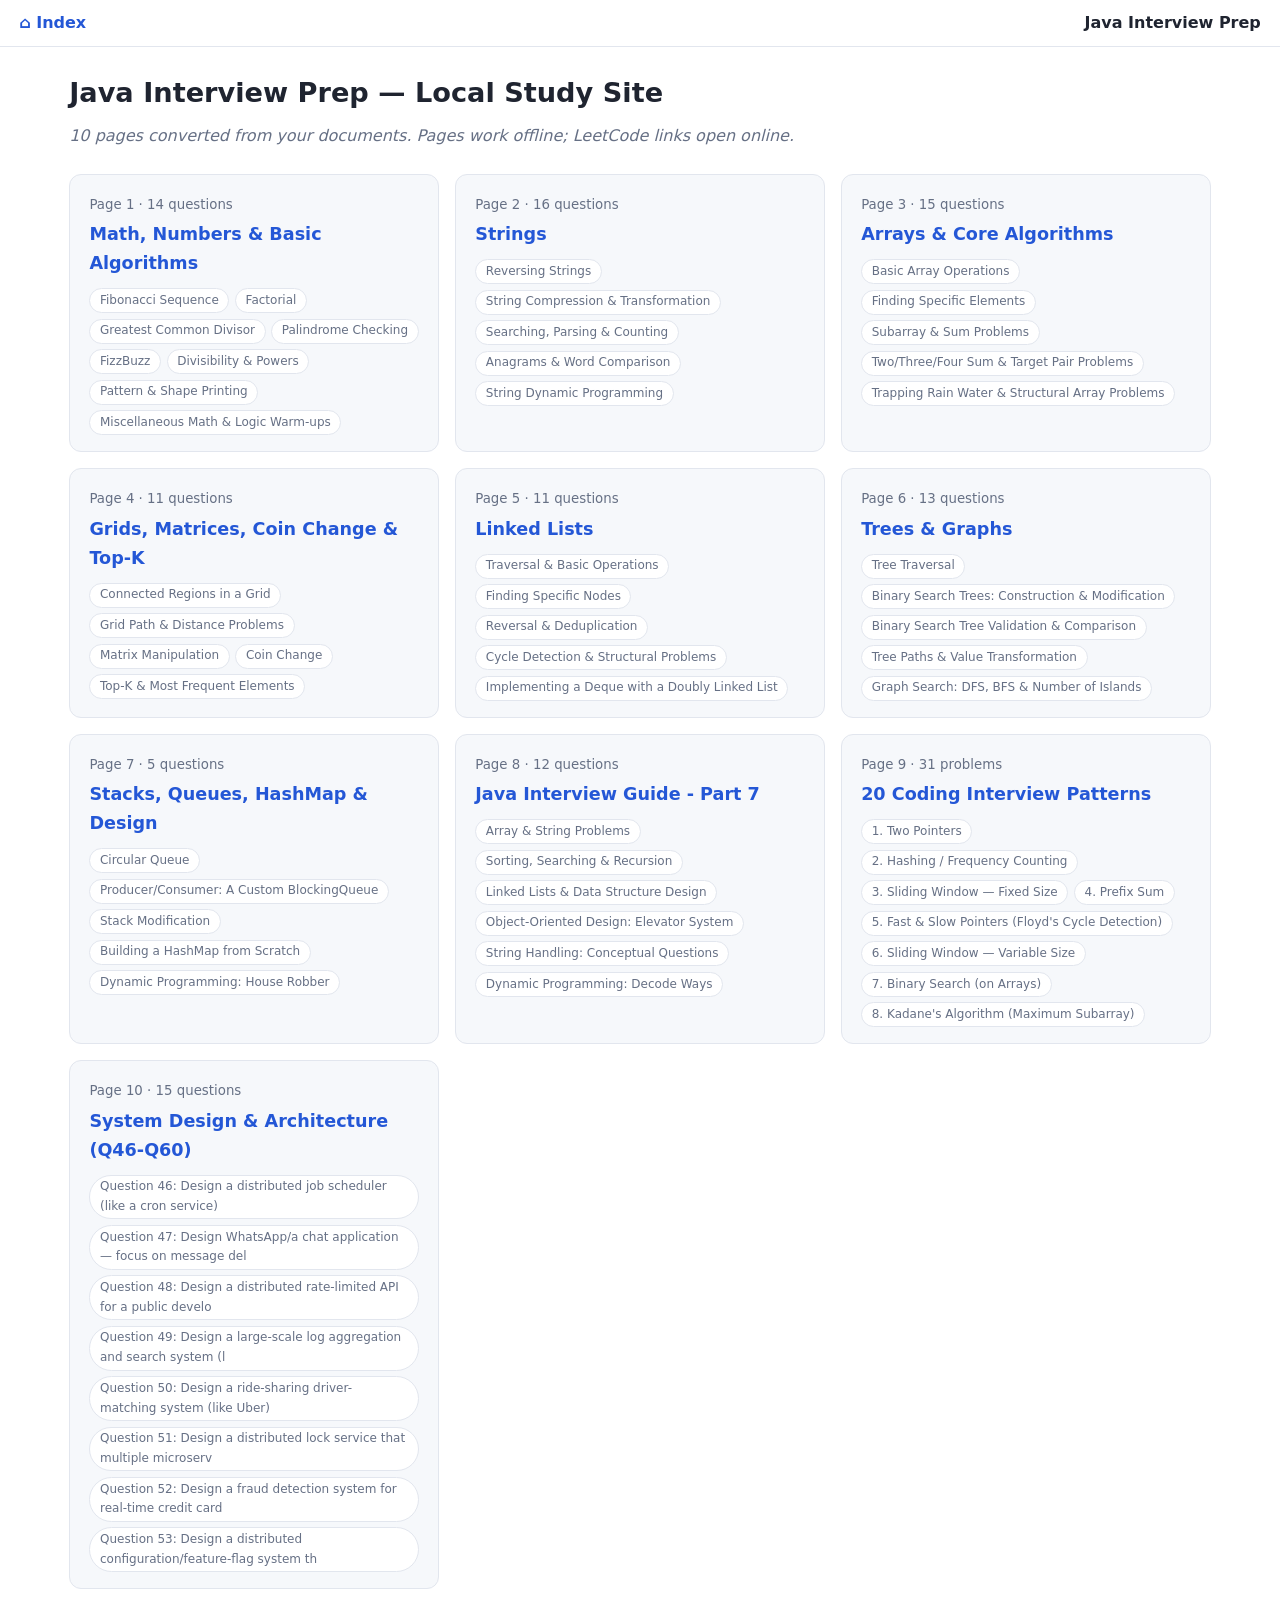
<file: index.html>
<!DOCTYPE html><html lang="en"><head><meta charset="utf-8"><meta name="viewport" content="width=device-width,initial-scale=1"><title>Java Interview Prep</title><link rel="stylesheet" href="assets/style.css"></head><body>
<header class="top"><a href="index.html">&#8962; Index</a><span class="sp"></span><strong>Java Interview Prep</strong></header>
<div class="layout"><main><h1 class="title">Java Interview Prep &mdash; Local Study Site</h1><p class="sub">10 pages converted from your documents. Pages work offline; LeetCode links open online.</p>
<div class="grid"><a class="card" href="pages/01-math-numbers-basic-algorithms.html"><small>Page 1 &middot; 14 questions</small><h3>Math, Numbers &amp; Basic Algorithms</h3><div class="chips"><span>Fibonacci Sequence</span><span>Factorial</span><span>Greatest Common Divisor</span><span>Palindrome Checking</span><span>FizzBuzz</span><span>Divisibility &amp; Powers</span><span>Pattern &amp; Shape Printing</span><span>Miscellaneous Math &amp; Logic Warm-ups</span></div></a><a class="card" href="pages/02-strings.html"><small>Page 2 &middot; 16 questions</small><h3>Strings</h3><div class="chips"><span>Reversing Strings</span><span>String Compression &amp; Transformation</span><span>Searching, Parsing &amp; Counting</span><span>Anagrams &amp; Word Comparison</span><span>String Dynamic Programming</span></div></a><a class="card" href="pages/03-arrays-core-algorithms.html"><small>Page 3 &middot; 15 questions</small><h3>Arrays &amp; Core Algorithms</h3><div class="chips"><span>Basic Array Operations</span><span>Finding Specific Elements</span><span>Subarray &amp; Sum Problems</span><span>Two/Three/Four Sum &amp; Target Pair Problems</span><span>Trapping Rain Water &amp; Structural Array Problems</span></div></a><a class="card" href="pages/04-grids-matrices-coin-change-topk.html"><small>Page 4 &middot; 11 questions</small><h3>Grids, Matrices, Coin Change &amp; Top-K</h3><div class="chips"><span>Connected Regions in a Grid</span><span>Grid Path &amp; Distance Problems</span><span>Matrix Manipulation</span><span>Coin Change</span><span>Top-K &amp; Most Frequent Elements</span></div></a><a class="card" href="pages/05-linked-list.html"><small>Page 5 &middot; 11 questions</small><h3>Linked Lists</h3><div class="chips"><span>Traversal &amp; Basic Operations</span><span>Finding Specific Nodes</span><span>Reversal &amp; Deduplication</span><span>Cycle Detection &amp; Structural Problems</span><span>Implementing a Deque with a Doubly Linked List</span></div></a><a class="card" href="pages/06-trees-graphs.html"><small>Page 6 &middot; 13 questions</small><h3>Trees &amp; Graphs</h3><div class="chips"><span>Tree Traversal</span><span>Binary Search Trees: Construction &amp; Modification</span><span>Binary Search Tree Validation &amp; Comparison</span><span>Tree Paths &amp; Value Transformation</span><span>Graph Search: DFS, BFS &amp; Number of Islands</span></div></a><a class="card" href="pages/07-stacks-queues-hashmap-design.html"><small>Page 7 &middot; 5 questions</small><h3>Stacks, Queues, HashMap &amp; Design</h3><div class="chips"><span>Circular Queue</span><span>Producer/Consumer: A Custom BlockingQueue</span><span>Stack Modification</span><span>Building a HashMap from Scratch</span><span>Dynamic Programming: House Robber</span></div></a><a class="card" href="pages/08-java-interview-guide-part7.html"><small>Page 8 &middot; 12 questions</small><h3>Java Interview Guide - Part 7</h3><div class="chips"><span>Array &amp; String Problems</span><span>Sorting, Searching &amp; Recursion</span><span>Linked Lists &amp; Data Structure Design</span><span>Object-Oriented Design: Elevator System</span><span>String Handling: Conceptual Questions</span><span>Dynamic Programming: Decode Ways</span></div></a><a class="card" href="pages/09-leetcode-patterns.html"><small>Page 9 &middot; 31 problems</small><h3>20 Coding Interview Patterns</h3><div class="chips"><span>1. Two Pointers</span><span>2. Hashing / Frequency Counting</span><span>3. Sliding Window — Fixed Size</span><span>4. Prefix Sum</span><span>5. Fast &amp; Slow Pointers (Floyd&#x27;s Cycle Detection)</span><span>6. Sliding Window — Variable Size</span><span>7. Binary Search (on Arrays)</span><span>8. Kadane&#x27;s Algorithm (Maximum Subarray)</span></div></a><a class="card" href="pages/10-system-design-extended.html"><small>Page 10 &middot; 15 questions</small><h3>System Design &amp; Architecture (Q46-Q60)</h3><div class="chips"><span>Question 46: Design a distributed job scheduler (like a cron service) </span><span>Question 47: Design WhatsApp/a chat application — focus on message del</span><span>Question 48: Design a distributed rate-limited API for a public develo</span><span>Question 49: Design a large-scale log aggregation and search system (l</span><span>Question 50: Design a ride-sharing driver-matching system (like Uber) </span><span>Question 51: Design a distributed lock service that multiple microserv</span><span>Question 52: Design a fraud detection system for real-time credit card</span><span>Question 53: Design a distributed configuration/feature-flag system th</span></div></a></div><div class="pager"><span></span><span></span></div></main></div></body></html>
</file>
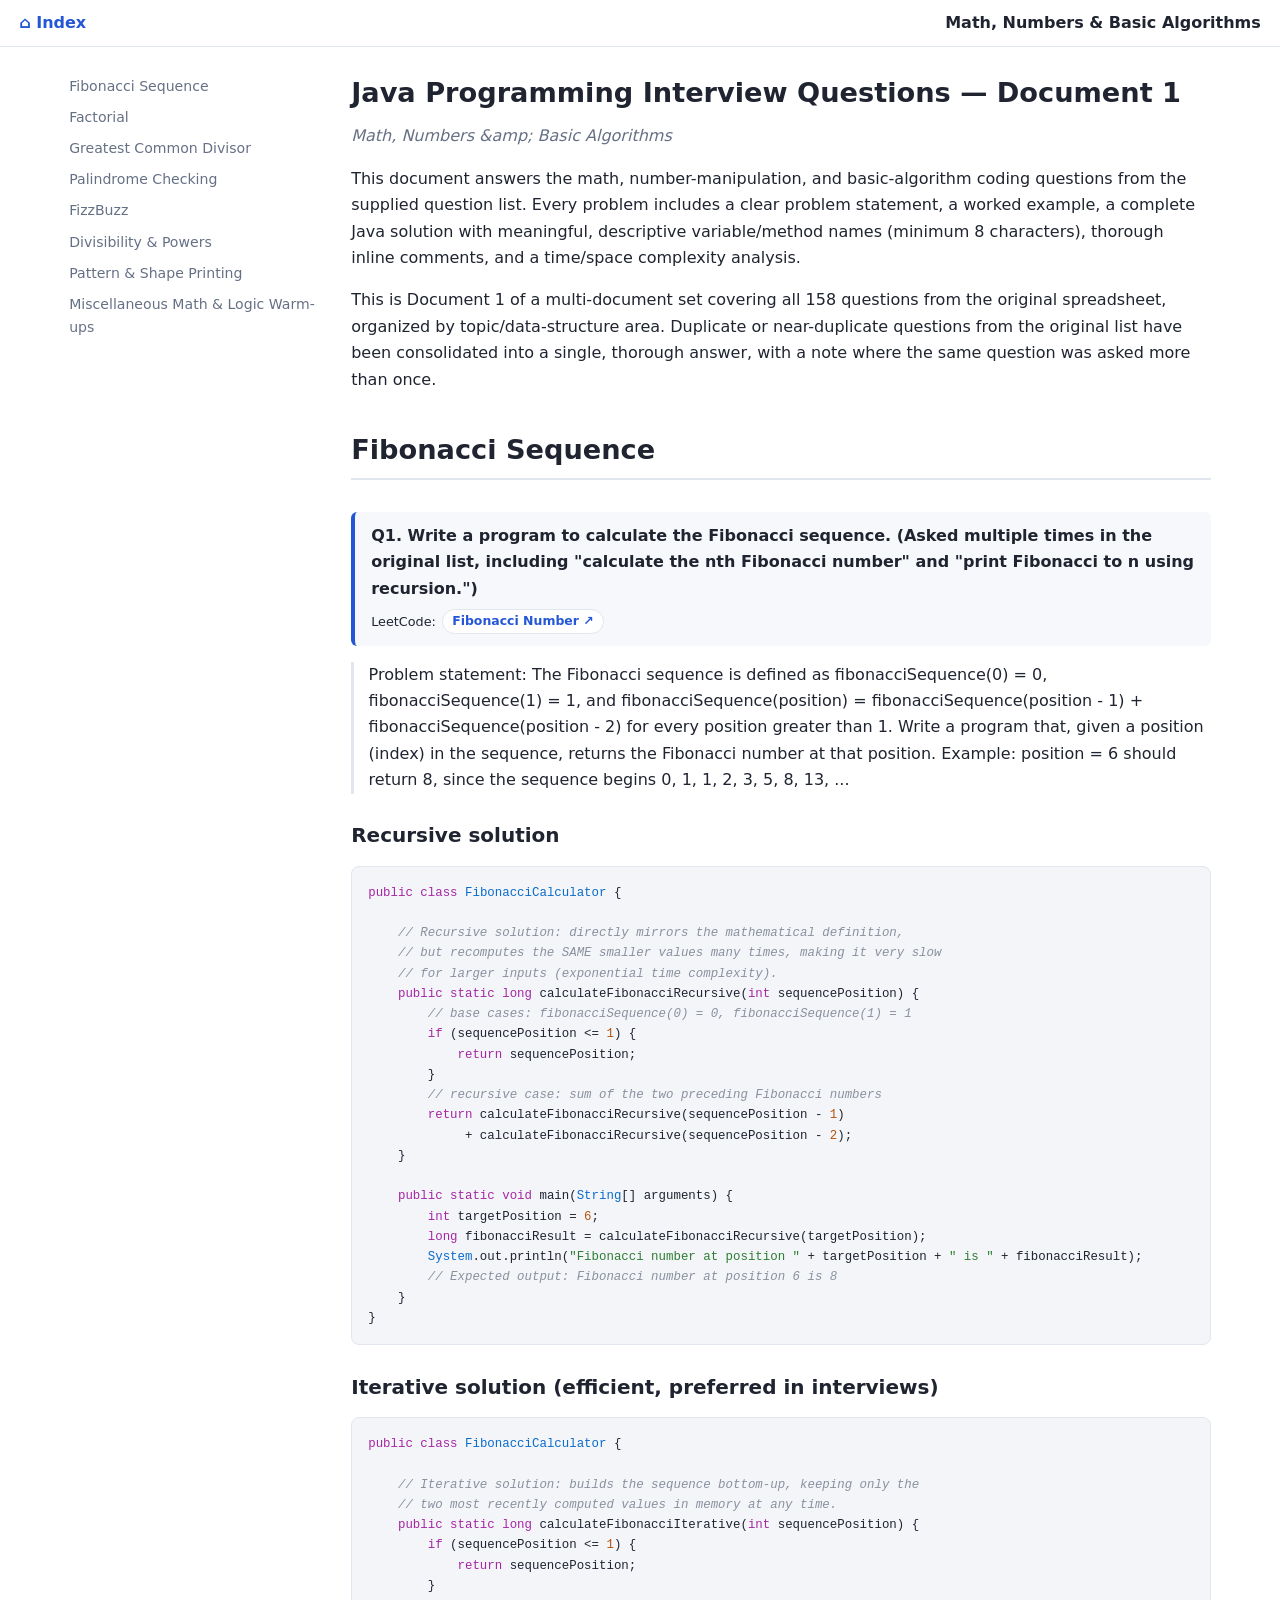
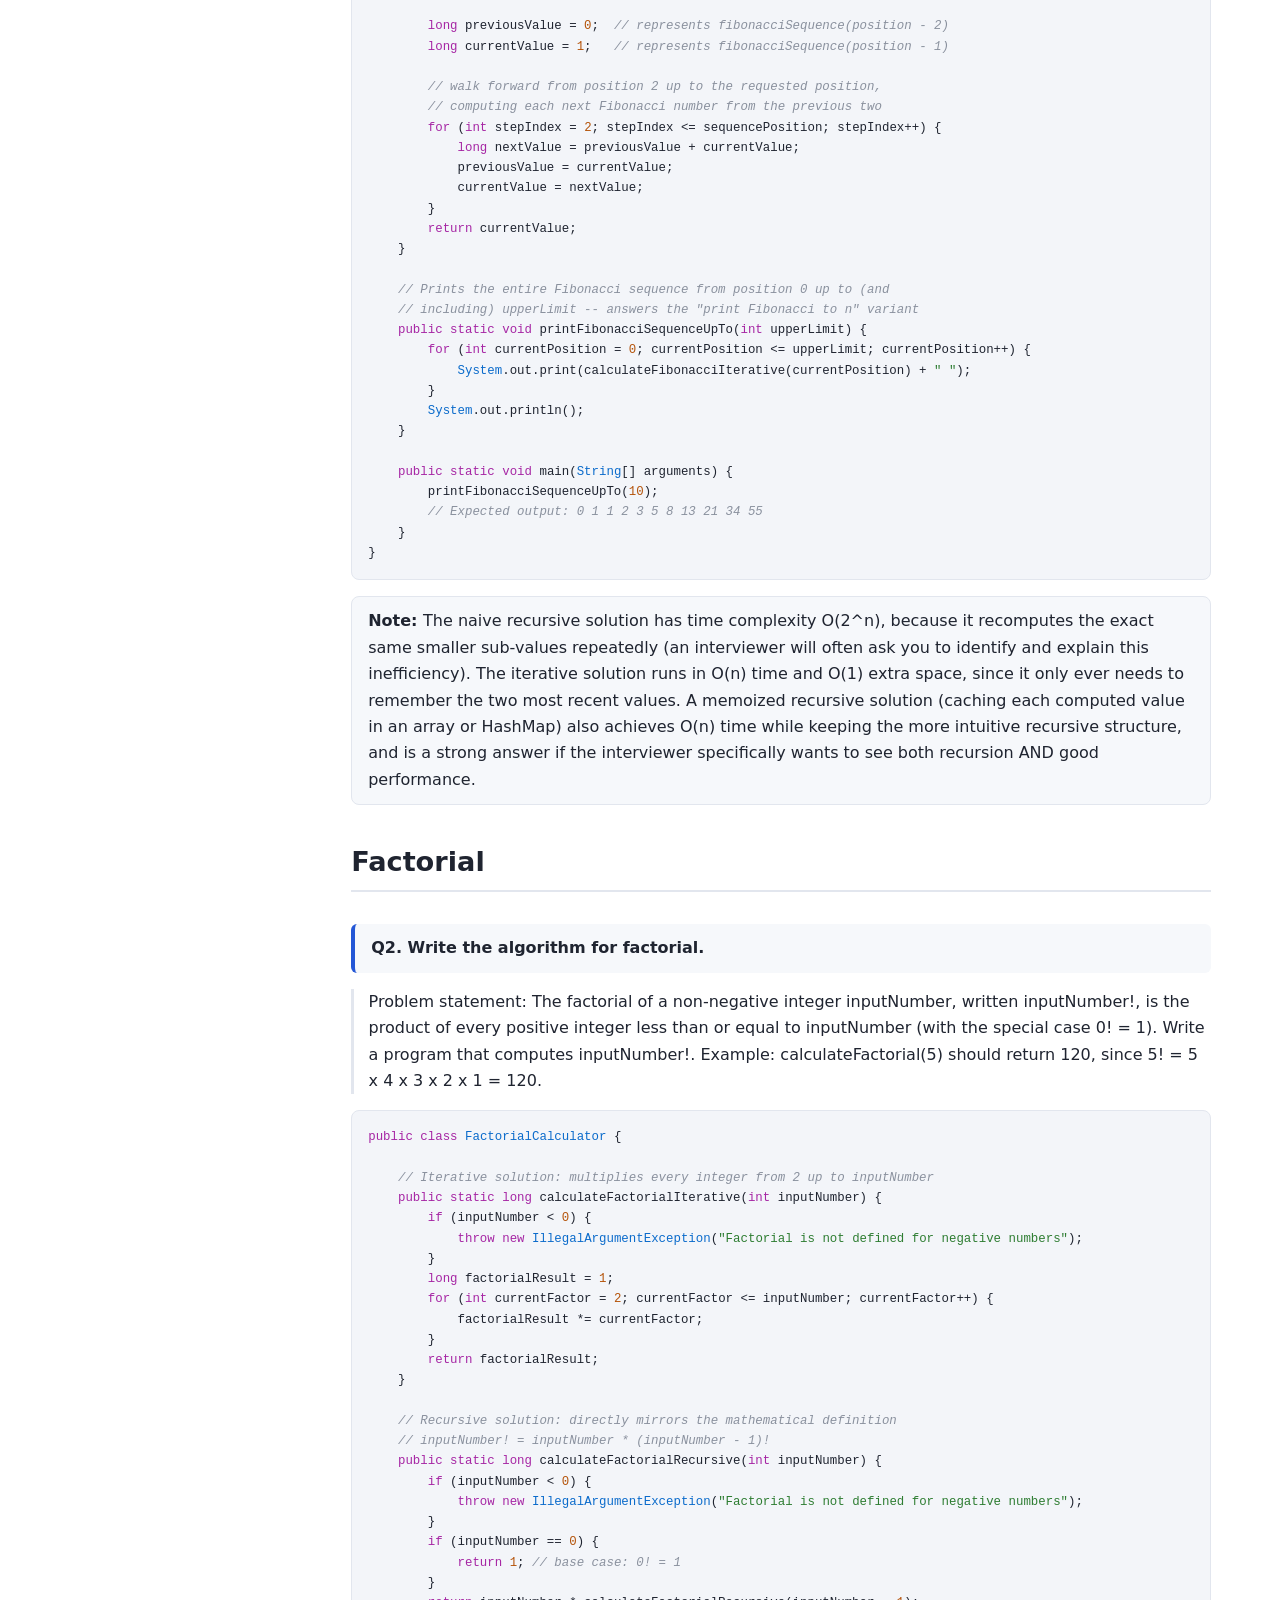
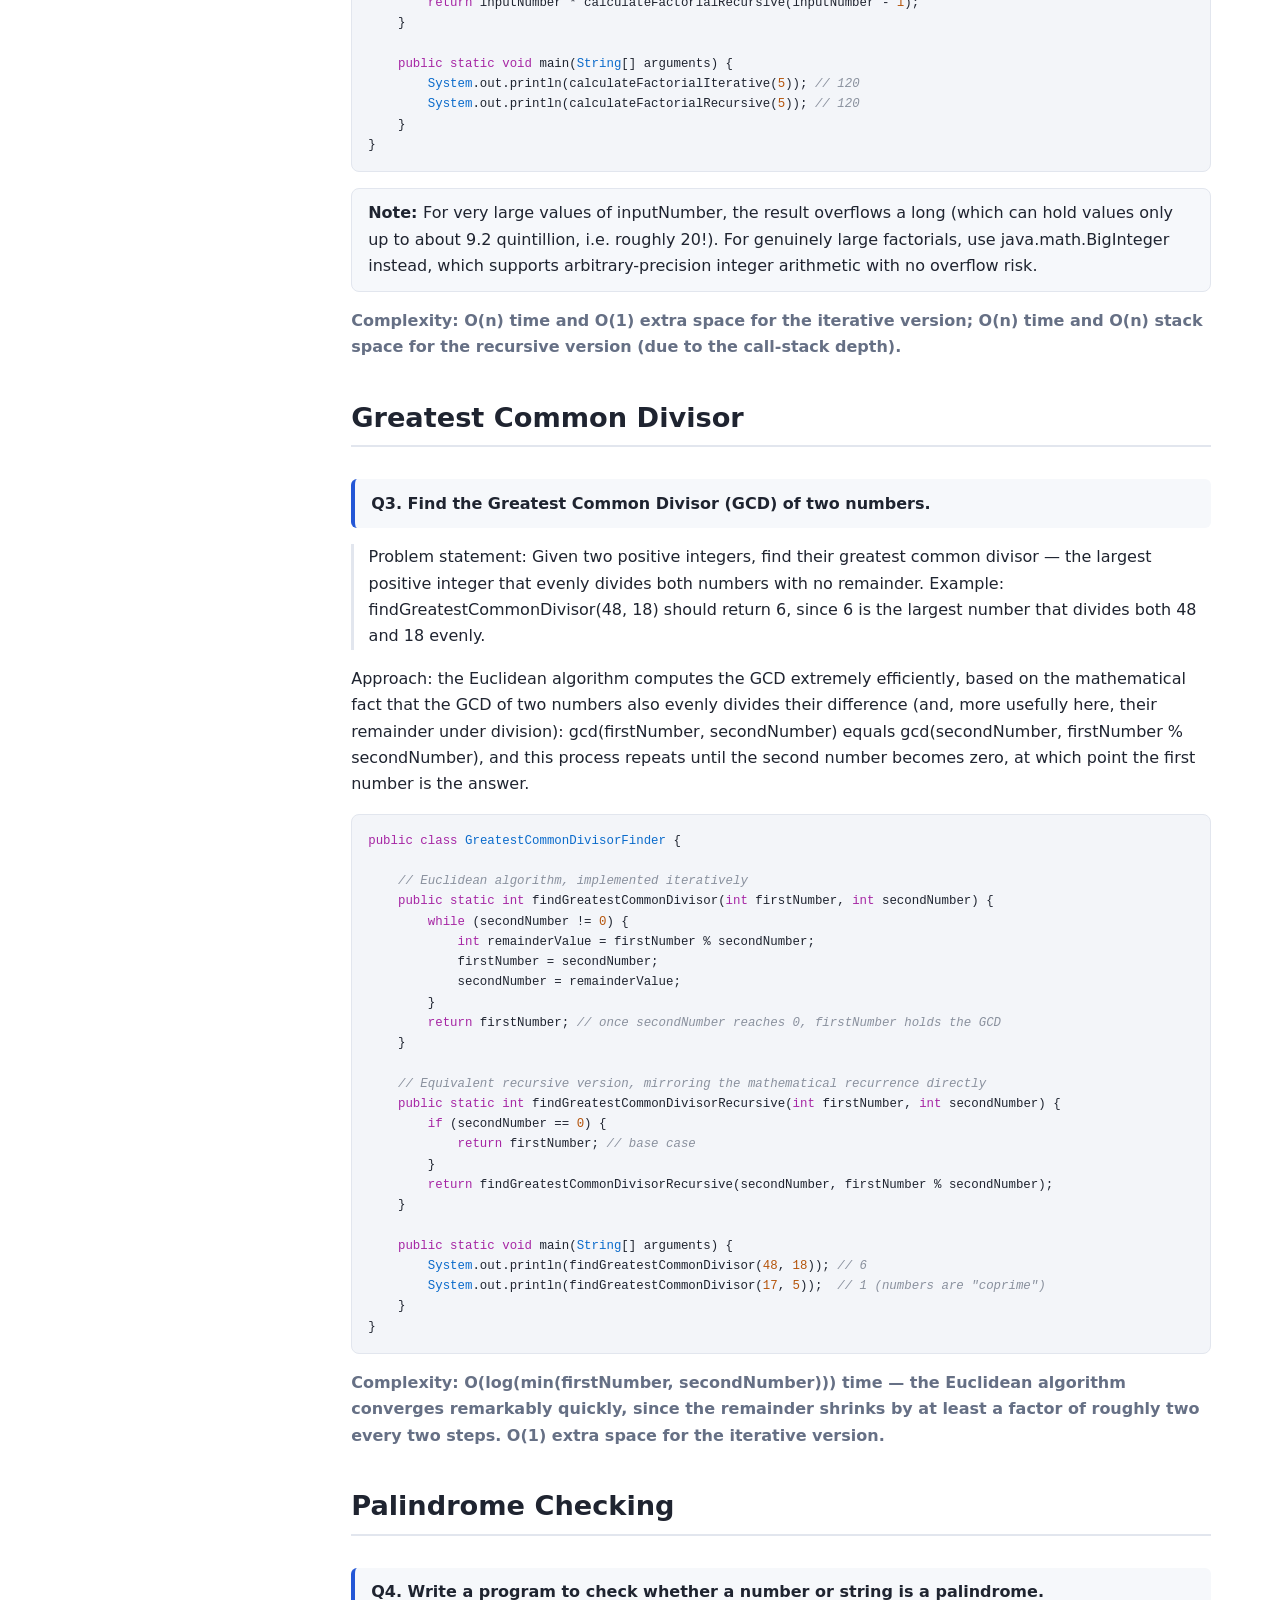
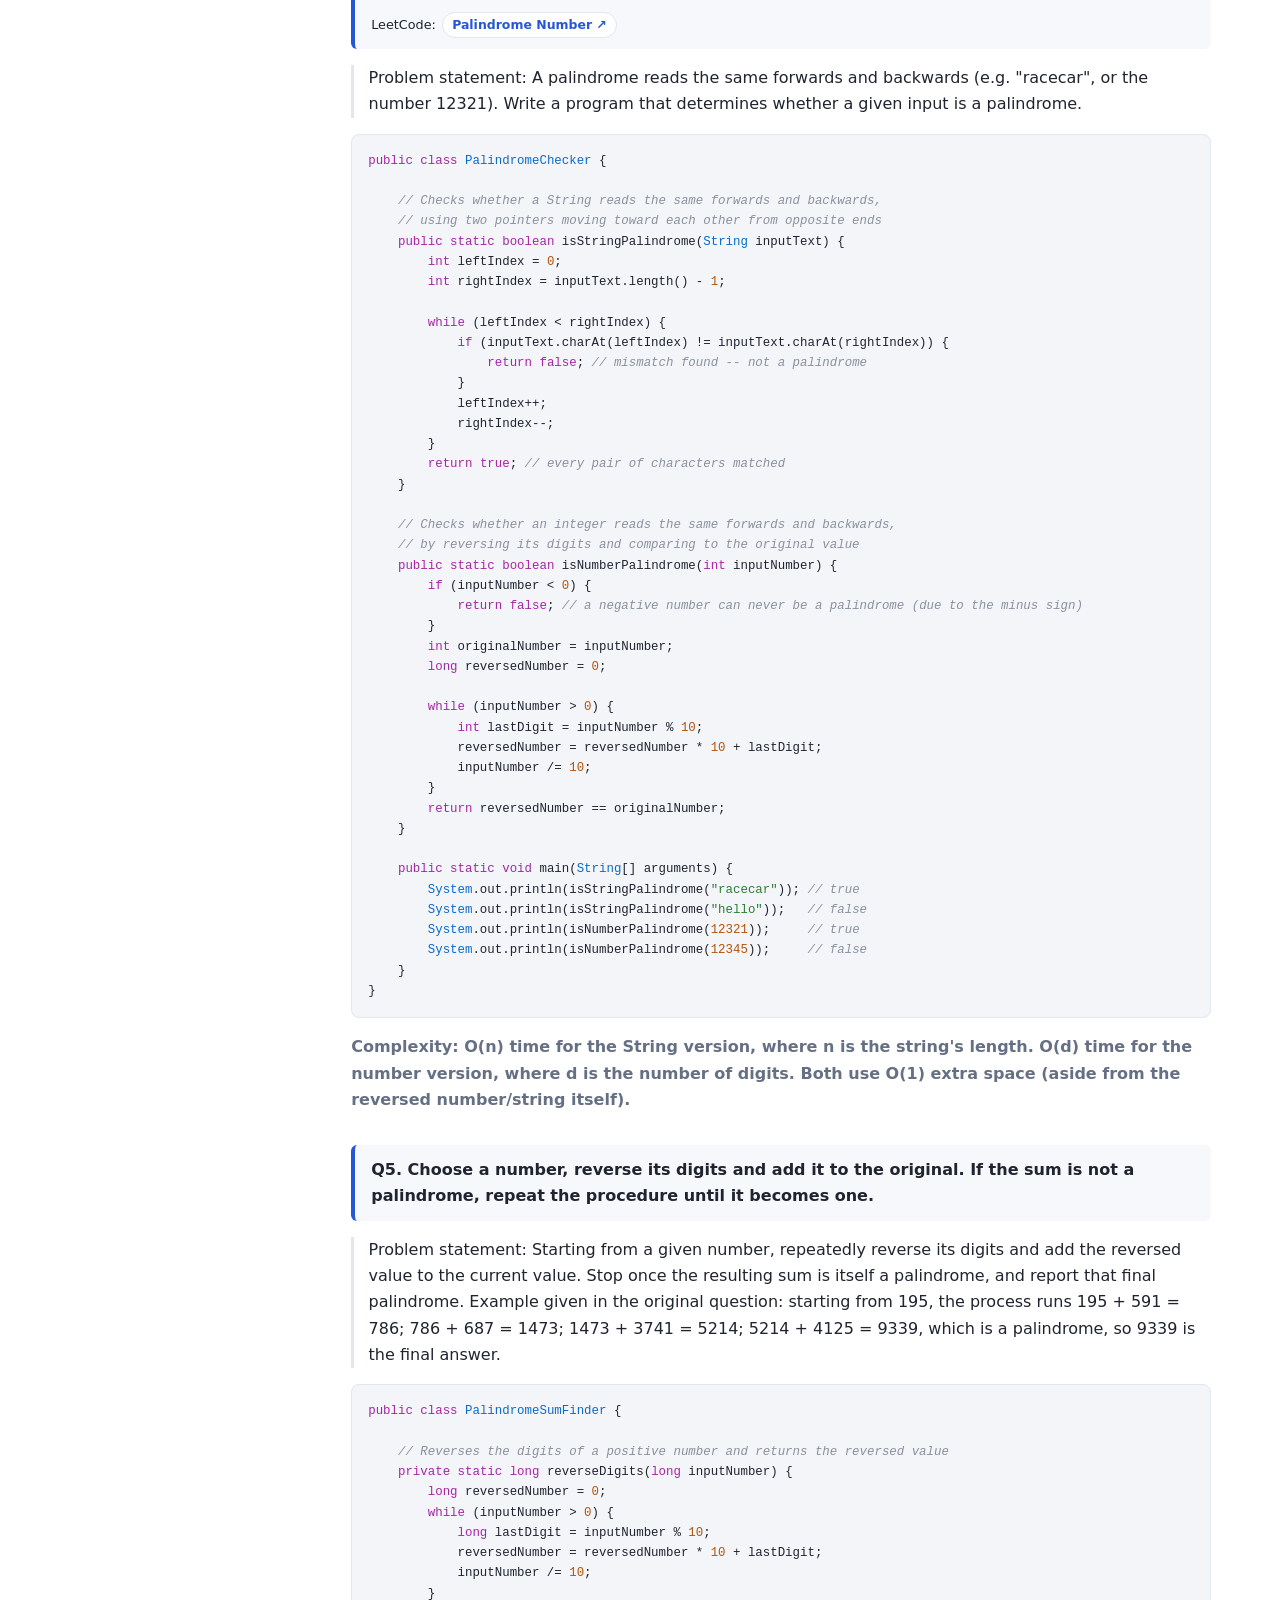
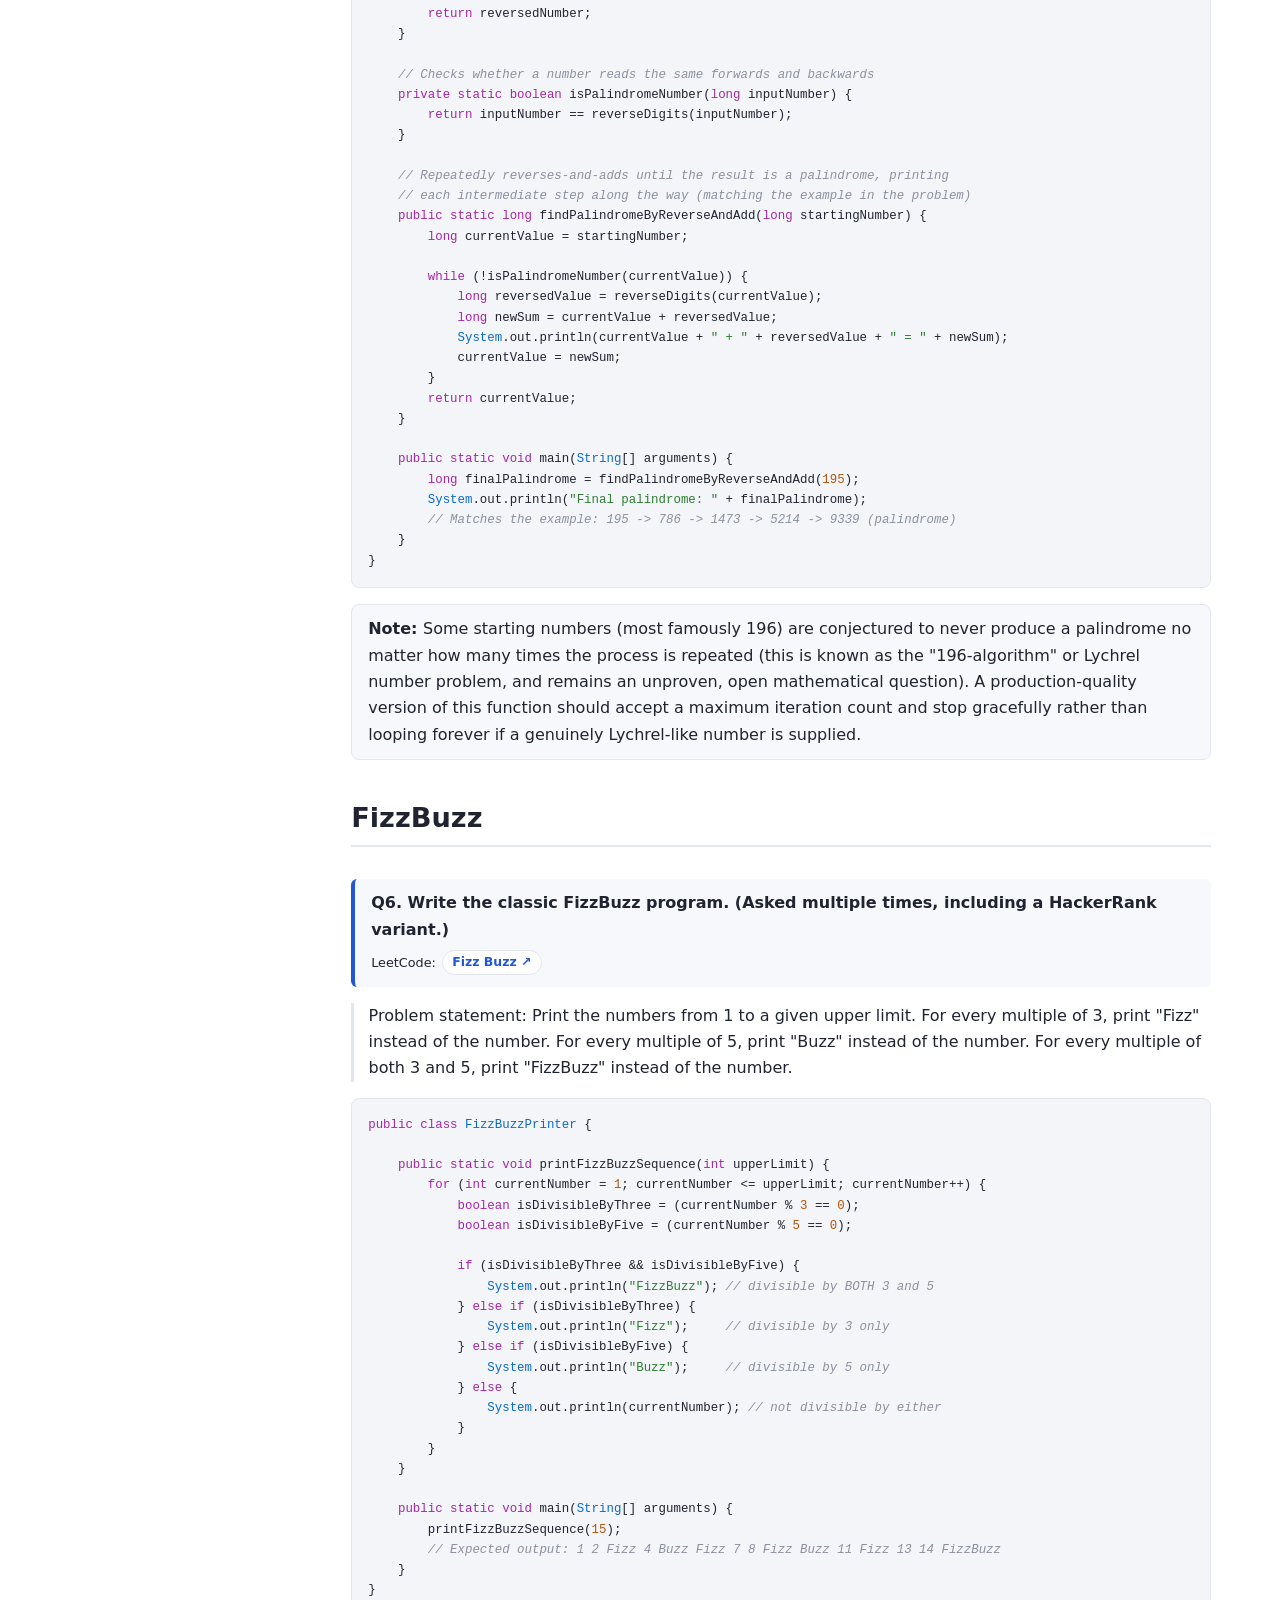
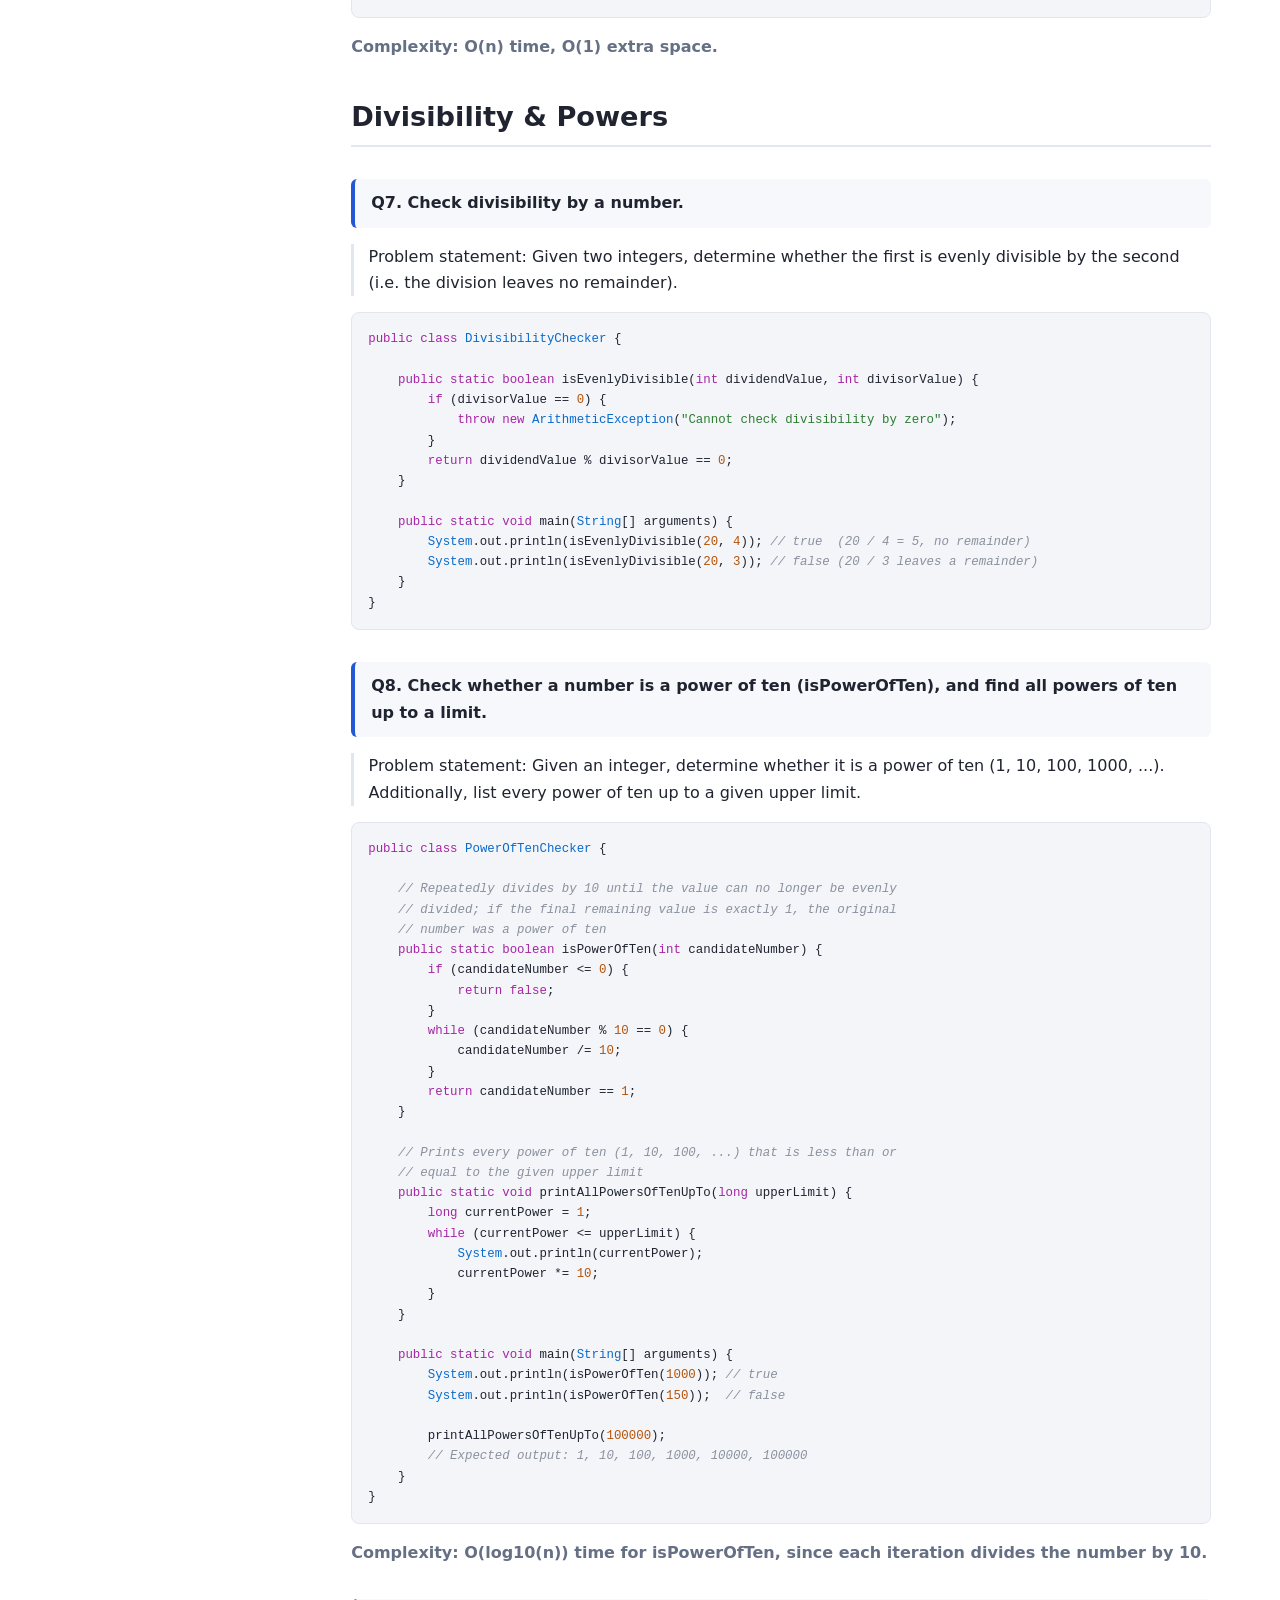
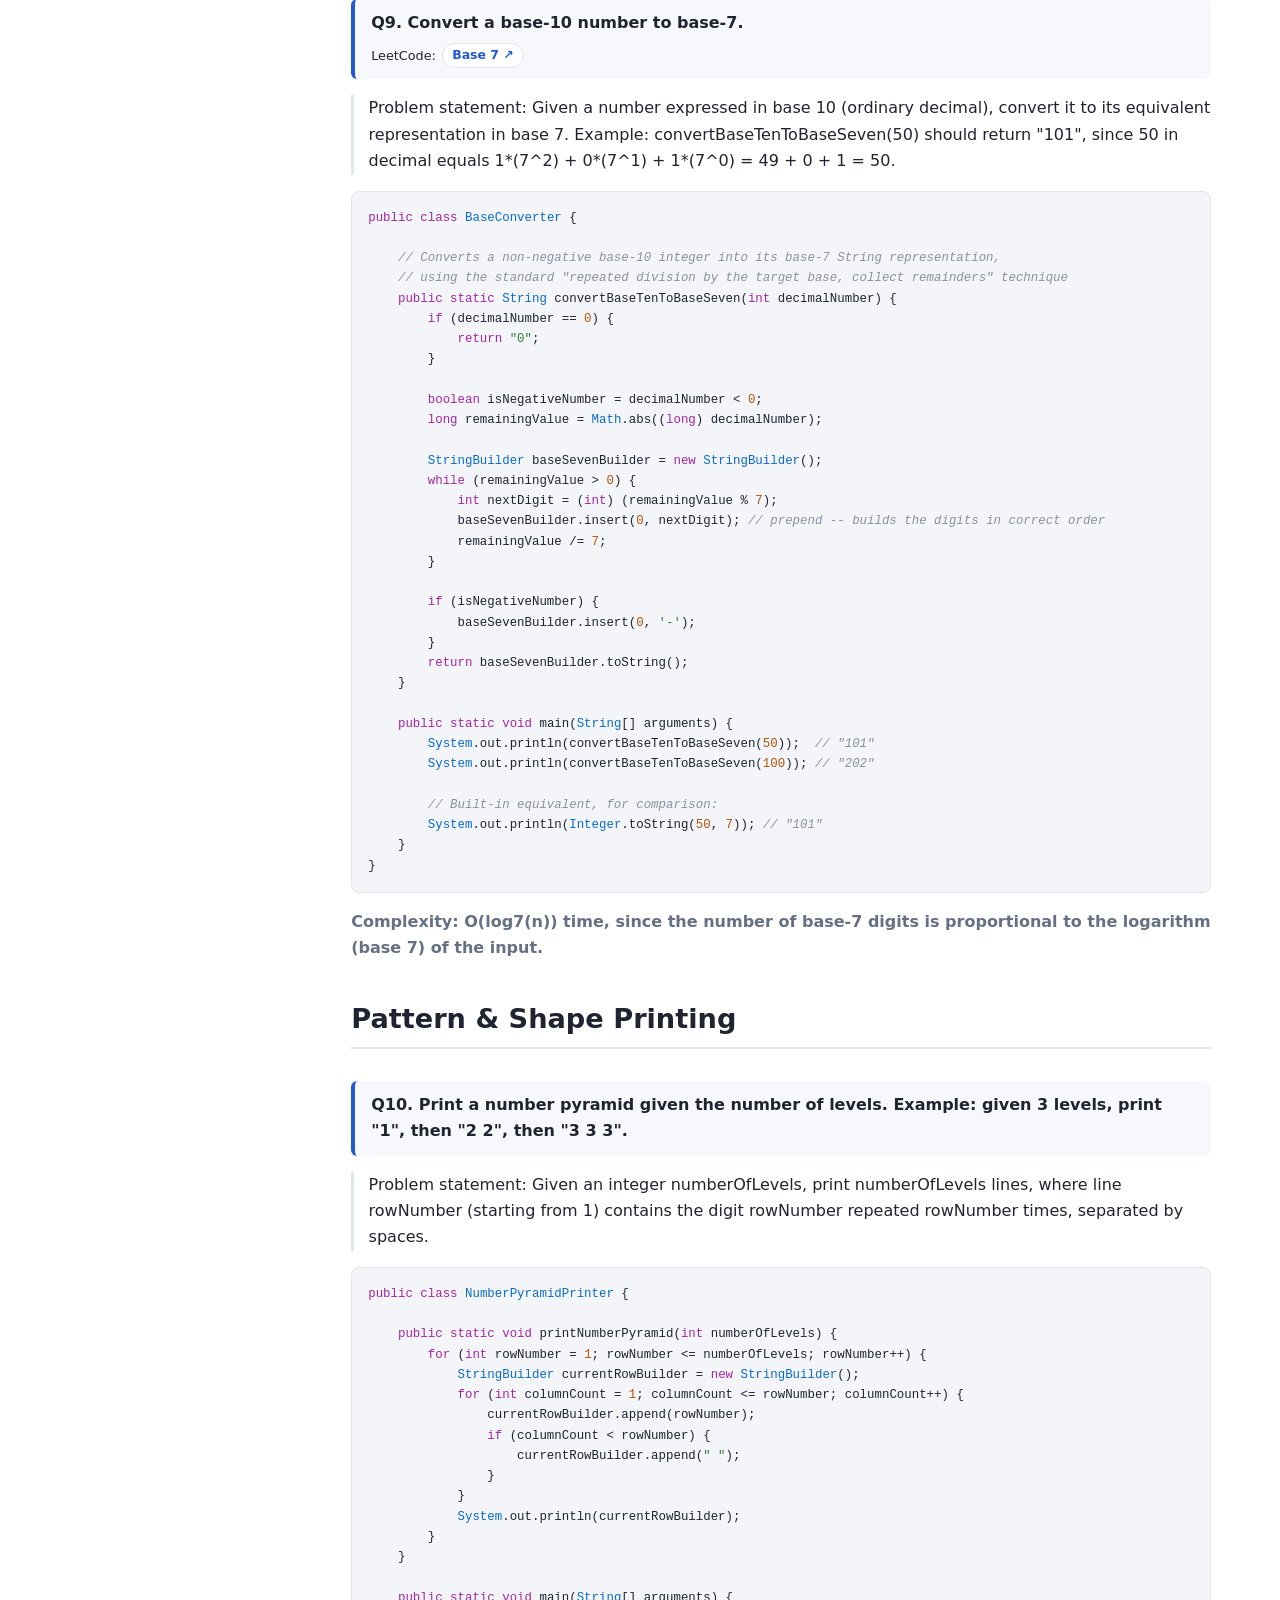
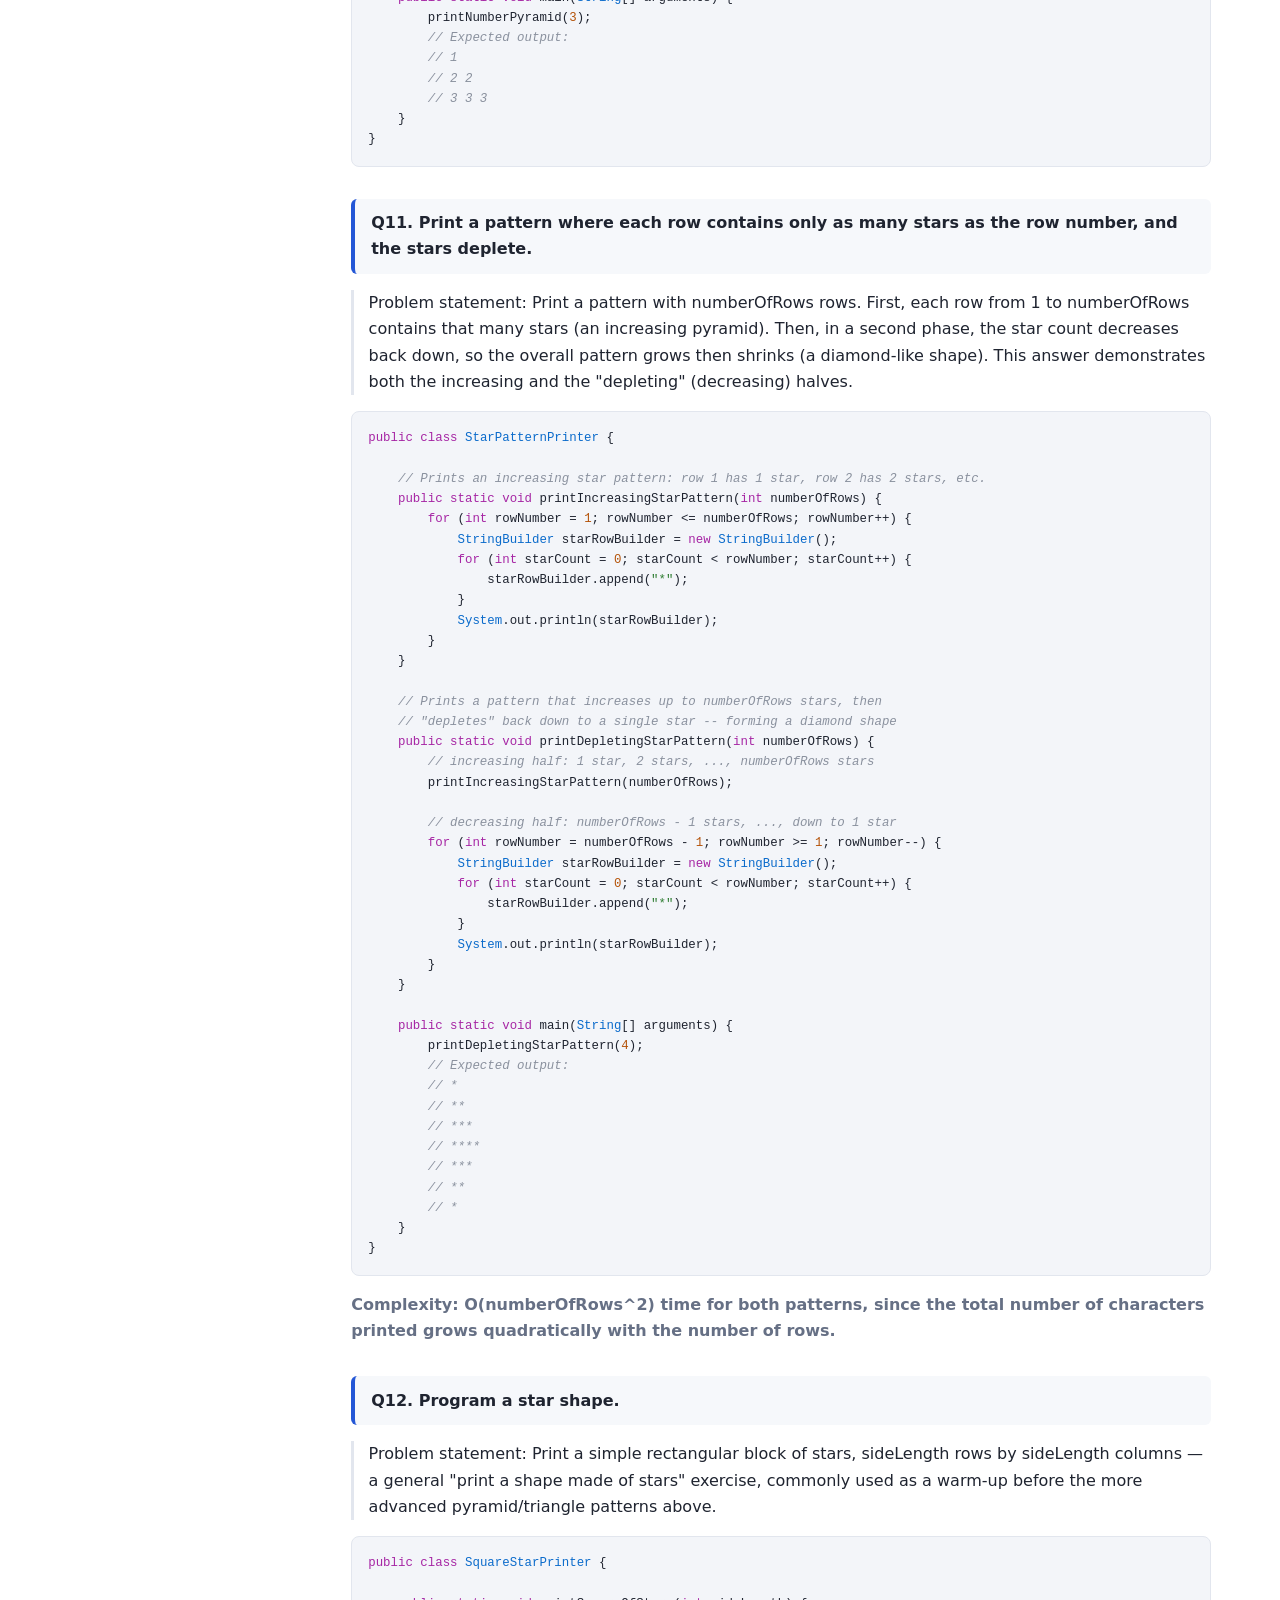
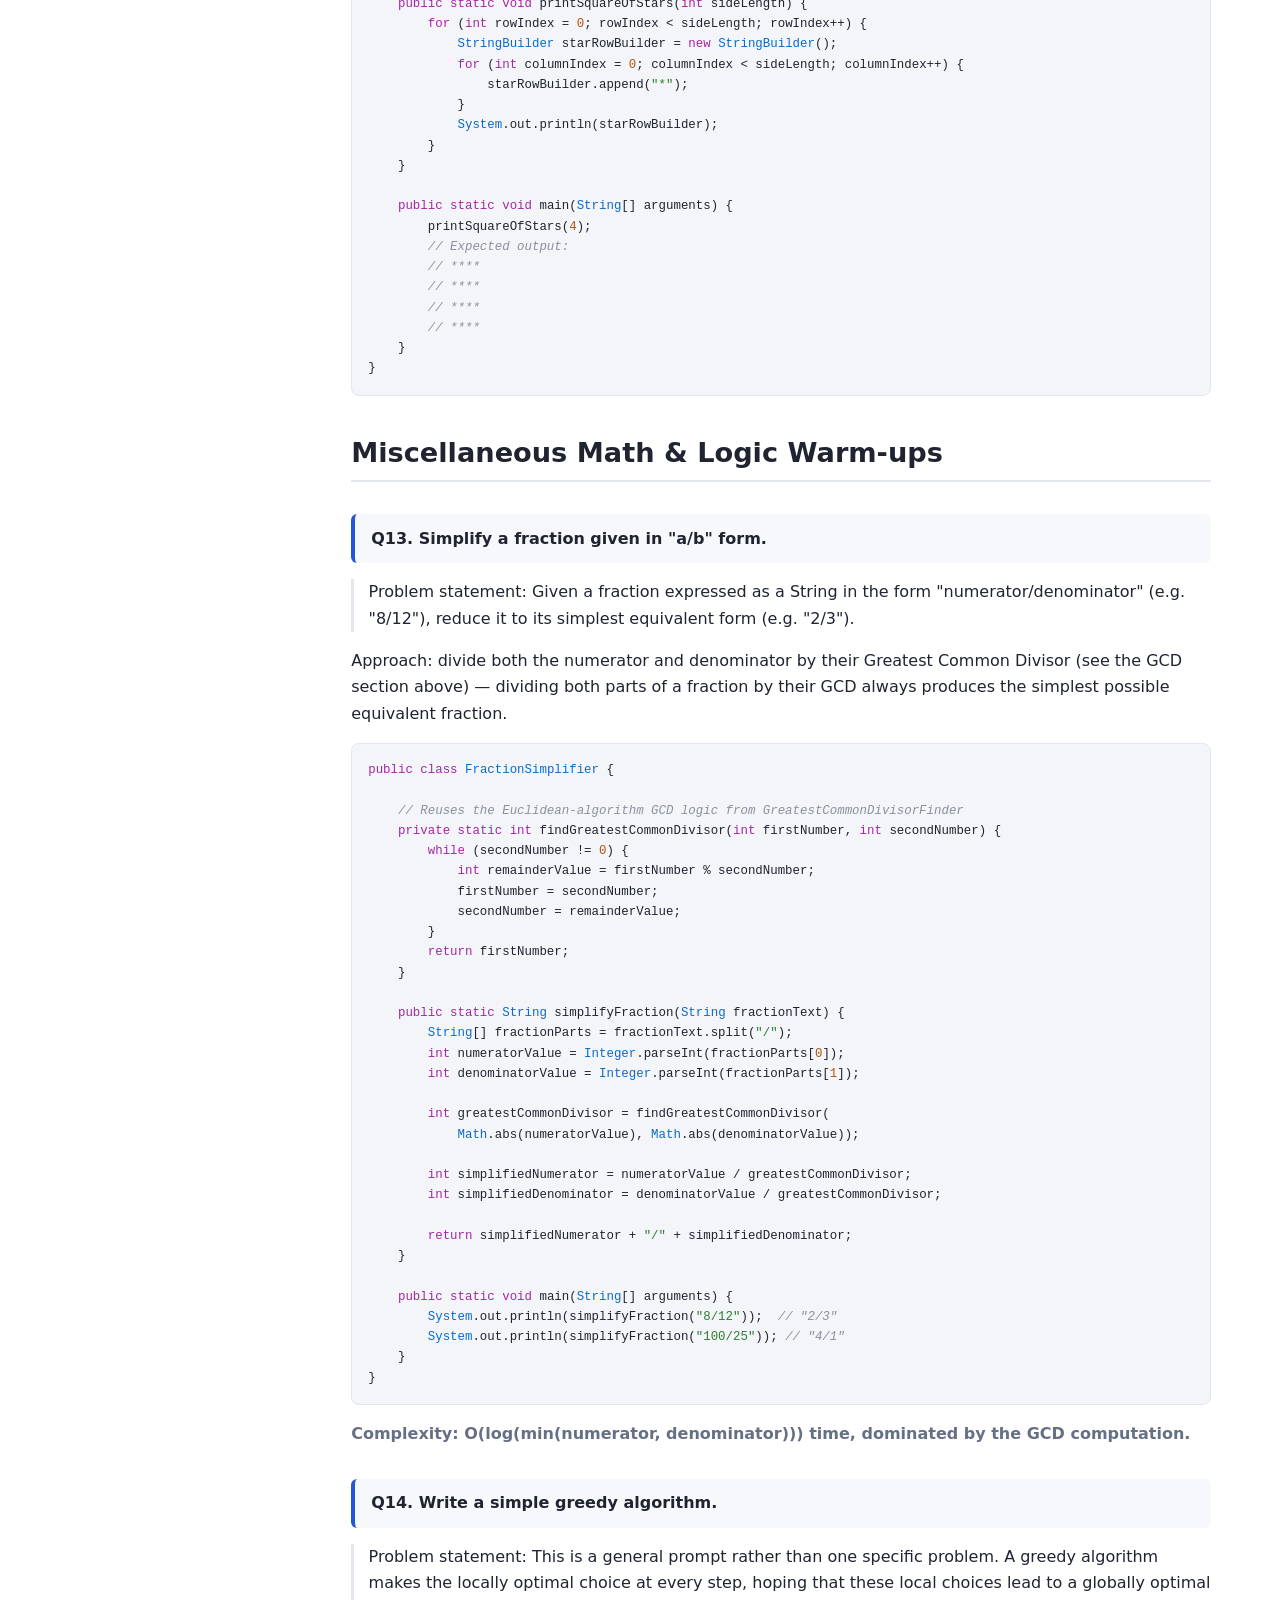
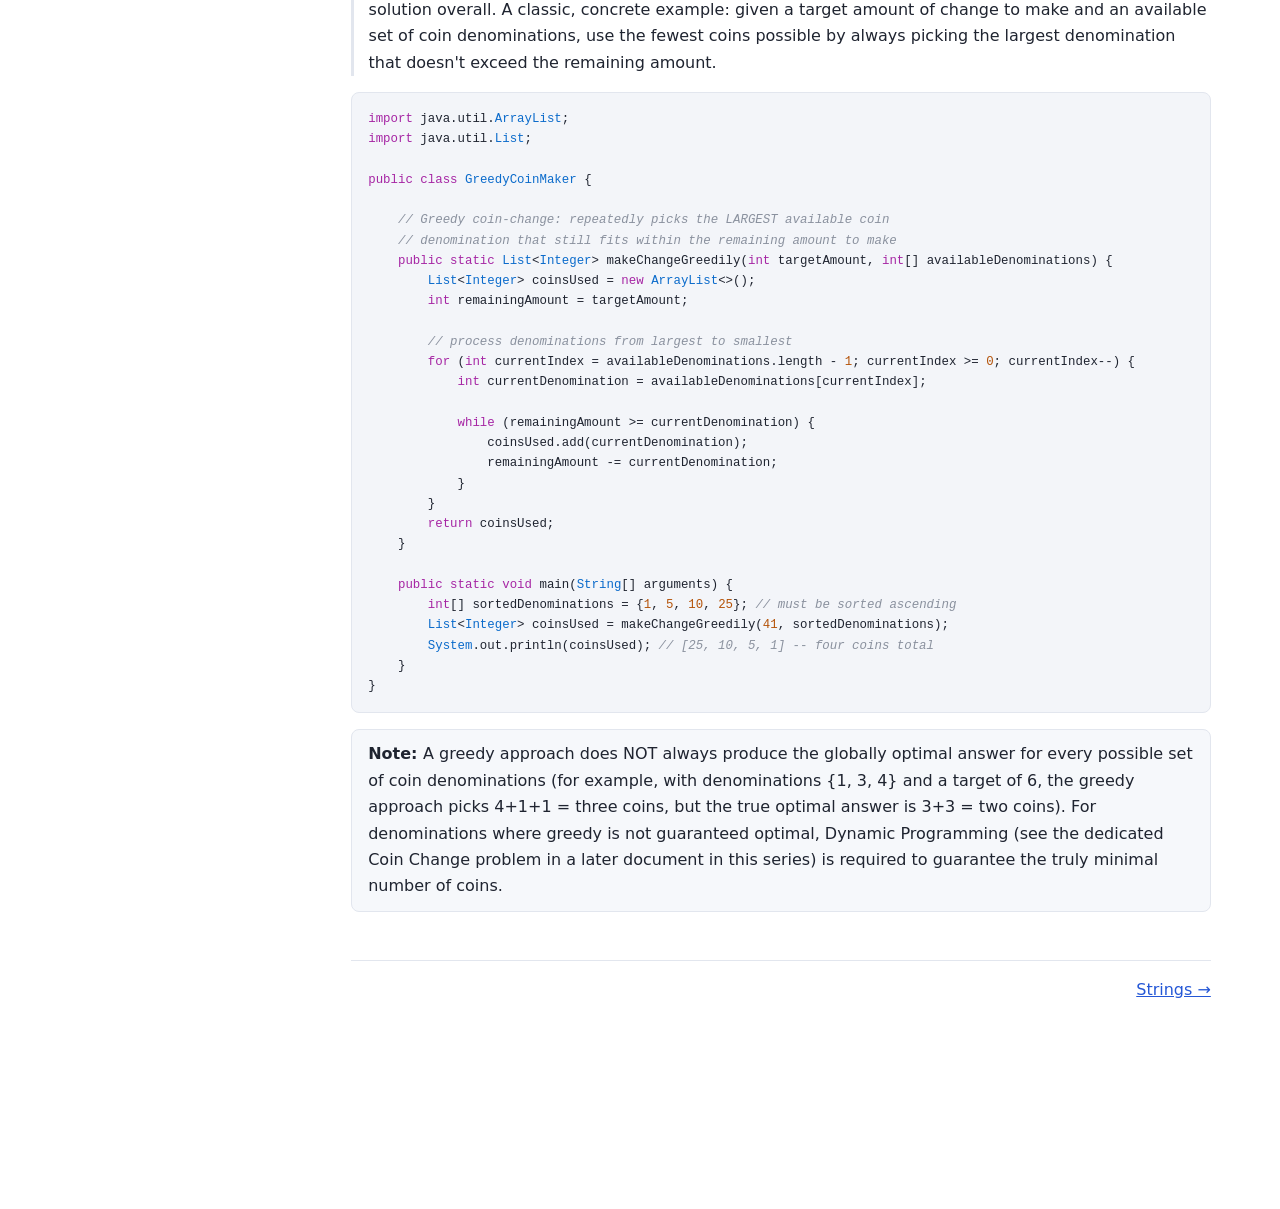
<file: pages/01-math-numbers-basic-algorithms.html>
<!DOCTYPE html><html lang="en"><head><meta charset="utf-8"><meta name="viewport" content="width=device-width,initial-scale=1"><title>Math, Numbers &amp; Basic Algorithms</title><link rel="stylesheet" href="../assets/style.css"></head><body>
<header class="top"><a href="../index.html">&#8962; Index</a><span class="sp"></span><strong>Math, Numbers &amp; Basic Algorithms</strong></header>
<div class="layout"><nav class="toc"><a href="#fibonacci-sequence-0">Fibonacci Sequence</a><a href="#factorial-1">Factorial</a><a href="#greatest-common-divisor-2">Greatest Common Divisor</a><a href="#palindrome-checking-3">Palindrome Checking</a><a href="#fizzbuzz-4">FizzBuzz</a><a href="#divisibility-powers-5">Divisibility &amp; Powers</a><a href="#pattern-shape-printing-6">Pattern &amp; Shape Printing</a><a href="#miscellaneous-math-logic-warm-ups-7">Miscellaneous Math &amp; Logic Warm-ups</a></nav><main><h1 class="title">Java Programming Interview Questions — Document 1</h1><p class="sub">Math, Numbers &amp;amp; Basic Algorithms</p><p>This document answers the math, number-manipulation, and basic-algorithm coding questions from the supplied question list. Every problem includes a clear problem statement, a worked example, a complete Java solution with meaningful, descriptive variable/method names (minimum 8 characters), thorough inline comments, and a time/space complexity analysis.</p>
<p>This is Document 1 of a multi-document set covering all 158 questions from the original spreadsheet, organized by topic/data-structure area. Duplicate or near-duplicate questions from the original list have been consolidated into a single, thorough answer, with a note where the same question was asked more than once.</p>
<h1 id="fibonacci-sequence-0">Fibonacci Sequence</h1>
<p class="question"><strong>Q1. Write a program to calculate the Fibonacci sequence. (Asked multiple times in the original list, including &quot;calculate the nth Fibonacci number&quot; and &quot;print Fibonacci to n using recursion.&quot;)</strong><br><span class="lcbar">LeetCode: <a class="lc" href="https://leetcode.com/problems/fibonacci-number/" target="_blank" rel="noopener">Fibonacci Number &#8599;</a></span></p>
<p class="problem">Problem statement: The Fibonacci sequence is defined as fibonacciSequence(0) = 0, fibonacciSequence(1) = 1, and fibonacciSequence(position) = fibonacciSequence(position - 1) + fibonacciSequence(position - 2) for every position greater than 1. Write a program that, given a position (index) in the sequence, returns the Fibonacci number at that position. Example: position = 6 should return 8, since the sequence begins 0, 1, 1, 2, 3, 5, 8, 13, ...</p>
<h2 id="recursive-solution-1">Recursive solution</h2>
<pre><code><span class="k">public</span> <span class="k">class</span> <span class="t">FibonacciCalculator</span> {
 
    <span class="c">// Recursive solution: directly mirrors the mathematical definition,</span>
    <span class="c">// but recomputes the SAME smaller values many times, making it very slow</span>
    <span class="c">// for larger inputs (exponential time complexity).</span>
    <span class="k">public</span> <span class="k">static</span> <span class="k">long</span> calculateFibonacciRecursive(<span class="k">int</span> sequencePosition) {
        <span class="c">// base cases: fibonacciSequence(0) = 0, fibonacciSequence(1) = 1</span>
        <span class="k">if</span> (sequencePosition &lt;= <span class="n">1</span>) {
            <span class="k">return</span> sequencePosition;
        }
        <span class="c">// recursive case: sum of the two preceding Fibonacci numbers</span>
        <span class="k">return</span> calculateFibonacciRecursive(sequencePosition - <span class="n">1</span>)
             + calculateFibonacciRecursive(sequencePosition - <span class="n">2</span>);
    }
 
    <span class="k">public</span> <span class="k">static</span> <span class="k">void</span> main(<span class="t">String</span>[] arguments) {
        <span class="k">int</span> targetPosition = <span class="n">6</span>;
        <span class="k">long</span> fibonacciResult = calculateFibonacciRecursive(targetPosition);
        <span class="t">System</span>.out.println(<span class="s">&quot;Fibonacci number at position &quot;</span> + targetPosition + <span class="s">&quot; is &quot;</span> + fibonacciResult);
        <span class="c">// Expected output: Fibonacci number at position 6 is 8</span>
    }
}</code></pre>
<h2 id="iterative-solution-efficient-preferred-in-interviews-1">Iterative solution (efficient, preferred in interviews)</h2>
<pre><code><span class="k">public</span> <span class="k">class</span> <span class="t">FibonacciCalculator</span> {
 
    <span class="c">// Iterative solution: builds the sequence bottom-up, keeping only the</span>
    <span class="c">// two most recently computed values in memory at any time.</span>
    <span class="k">public</span> <span class="k">static</span> <span class="k">long</span> calculateFibonacciIterative(<span class="k">int</span> sequencePosition) {
        <span class="k">if</span> (sequencePosition &lt;= <span class="n">1</span>) {
            <span class="k">return</span> sequencePosition;
        }
 
        <span class="k">long</span> previousValue = <span class="n">0</span>;  <span class="c">// represents fibonacciSequence(position - 2)</span>
        <span class="k">long</span> currentValue = <span class="n">1</span>;   <span class="c">// represents fibonacciSequence(position - 1)</span>
 
        <span class="c">// walk forward from position 2 up to the requested position,</span>
        <span class="c">// computing each next Fibonacci number from the previous two</span>
        <span class="k">for</span> (<span class="k">int</span> stepIndex = <span class="n">2</span>; stepIndex &lt;= sequencePosition; stepIndex++) {
            <span class="k">long</span> nextValue = previousValue + currentValue;
            previousValue = currentValue;
            currentValue = nextValue;
        }
        <span class="k">return</span> currentValue;
    }
 
    <span class="c">// Prints the entire Fibonacci sequence from position 0 up to (and</span>
    <span class="c">// including) upperLimit -- answers the &quot;print Fibonacci to n&quot; variant</span>
    <span class="k">public</span> <span class="k">static</span> <span class="k">void</span> printFibonacciSequenceUpTo(<span class="k">int</span> upperLimit) {
        <span class="k">for</span> (<span class="k">int</span> currentPosition = <span class="n">0</span>; currentPosition &lt;= upperLimit; currentPosition++) {
            <span class="t">System</span>.out.print(calculateFibonacciIterative(currentPosition) + <span class="s">&quot; &quot;</span>);
        }
        <span class="t">System</span>.out.println();
    }
 
    <span class="k">public</span> <span class="k">static</span> <span class="k">void</span> main(<span class="t">String</span>[] arguments) {
        printFibonacciSequenceUpTo(<span class="n">10</span>);
        <span class="c">// Expected output: 0 1 1 2 3 5 8 13 21 34 55</span>
    }
}</code></pre>
<div class="callout"><strong>Note: </strong>The naive recursive solution has time complexity O(2^n), because it recomputes the exact same smaller sub-values repeatedly (an interviewer will often ask you to identify and explain this inefficiency). The iterative solution runs in O(n) time and O(1) extra space, since it only ever needs to remember the two most recent values. A memoized recursive solution (caching each computed value in an array or HashMap) also achieves O(n) time while keeping the more intuitive recursive structure, and is a strong answer if the interviewer specifically wants to see both recursion AND good performance.</div>
<h1 id="factorial-1">Factorial</h1>
<p class="question"><strong>Q2. Write the algorithm for factorial.</strong></p>
<p class="problem">Problem statement: The factorial of a non-negative integer inputNumber, written inputNumber!, is the product of every positive integer less than or equal to inputNumber (with the special case 0! = 1). Write a program that computes inputNumber!. Example: calculateFactorial(5) should return 120, since 5! = 5 x 4 x 3 x 2 x 1 = 120.</p>
<pre><code><span class="k">public</span> <span class="k">class</span> <span class="t">FactorialCalculator</span> {
 
    <span class="c">// Iterative solution: multiplies every integer from 2 up to inputNumber</span>
    <span class="k">public</span> <span class="k">static</span> <span class="k">long</span> calculateFactorialIterative(<span class="k">int</span> inputNumber) {
        <span class="k">if</span> (inputNumber &lt; <span class="n">0</span>) {
            <span class="k">throw</span> <span class="k">new</span> <span class="t">IllegalArgumentException</span>(<span class="s">&quot;Factorial is not defined for negative numbers&quot;</span>);
        }
        <span class="k">long</span> factorialResult = <span class="n">1</span>;
        <span class="k">for</span> (<span class="k">int</span> currentFactor = <span class="n">2</span>; currentFactor &lt;= inputNumber; currentFactor++) {
            factorialResult *= currentFactor;
        }
        <span class="k">return</span> factorialResult;
    }
 
    <span class="c">// Recursive solution: directly mirrors the mathematical definition</span>
    <span class="c">// inputNumber! = inputNumber * (inputNumber - 1)!</span>
    <span class="k">public</span> <span class="k">static</span> <span class="k">long</span> calculateFactorialRecursive(<span class="k">int</span> inputNumber) {
        <span class="k">if</span> (inputNumber &lt; <span class="n">0</span>) {
            <span class="k">throw</span> <span class="k">new</span> <span class="t">IllegalArgumentException</span>(<span class="s">&quot;Factorial is not defined for negative numbers&quot;</span>);
        }
        <span class="k">if</span> (inputNumber == <span class="n">0</span>) {
            <span class="k">return</span> <span class="n">1</span>; <span class="c">// base case: 0! = 1</span>
        }
        <span class="k">return</span> inputNumber * calculateFactorialRecursive(inputNumber - <span class="n">1</span>);
    }
 
    <span class="k">public</span> <span class="k">static</span> <span class="k">void</span> main(<span class="t">String</span>[] arguments) {
        <span class="t">System</span>.out.println(calculateFactorialIterative(<span class="n">5</span>)); <span class="c">// 120</span>
        <span class="t">System</span>.out.println(calculateFactorialRecursive(<span class="n">5</span>)); <span class="c">// 120</span>
    }
}</code></pre>
<div class="callout"><strong>Note: </strong>For very large values of inputNumber, the result overflows a long (which can hold values only up to about 9.2 quintillion, i.e. roughly 20!). For genuinely large factorials, use java.math.BigInteger instead, which supports arbitrary-precision integer arithmetic with no overflow risk.</div>
<p class="complexity"><strong>Complexity: O(n) time and O(1) extra space for the iterative version; O(n) time and O(n) stack space for the recursive version (due to the call-stack depth).</strong></p>
<h1 id="greatest-common-divisor-2">Greatest Common Divisor</h1>
<p class="question"><strong>Q3. Find the Greatest Common Divisor (GCD) of two numbers.</strong></p>
<p class="problem">Problem statement: Given two positive integers, find their greatest common divisor — the largest positive integer that evenly divides both numbers with no remainder. Example: findGreatestCommonDivisor(48, 18) should return 6, since 6 is the largest number that divides both 48 and 18 evenly.</p>
<p>Approach: the Euclidean algorithm computes the GCD extremely efficiently, based on the mathematical fact that the GCD of two numbers also evenly divides their difference (and, more usefully here, their remainder under division): gcd(firstNumber, secondNumber) equals gcd(secondNumber, firstNumber % secondNumber), and this process repeats until the second number becomes zero, at which point the first number is the answer.</p>
<pre><code><span class="k">public</span> <span class="k">class</span> <span class="t">GreatestCommonDivisorFinder</span> {
 
    <span class="c">// Euclidean algorithm, implemented iteratively</span>
    <span class="k">public</span> <span class="k">static</span> <span class="k">int</span> findGreatestCommonDivisor(<span class="k">int</span> firstNumber, <span class="k">int</span> secondNumber) {
        <span class="k">while</span> (secondNumber != <span class="n">0</span>) {
            <span class="k">int</span> remainderValue = firstNumber % secondNumber;
            firstNumber = secondNumber;
            secondNumber = remainderValue;
        }
        <span class="k">return</span> firstNumber; <span class="c">// once secondNumber reaches 0, firstNumber holds the GCD</span>
    }
 
    <span class="c">// Equivalent recursive version, mirroring the mathematical recurrence directly</span>
    <span class="k">public</span> <span class="k">static</span> <span class="k">int</span> findGreatestCommonDivisorRecursive(<span class="k">int</span> firstNumber, <span class="k">int</span> secondNumber) {
        <span class="k">if</span> (secondNumber == <span class="n">0</span>) {
            <span class="k">return</span> firstNumber; <span class="c">// base case</span>
        }
        <span class="k">return</span> findGreatestCommonDivisorRecursive(secondNumber, firstNumber % secondNumber);
    }
 
    <span class="k">public</span> <span class="k">static</span> <span class="k">void</span> main(<span class="t">String</span>[] arguments) {
        <span class="t">System</span>.out.println(findGreatestCommonDivisor(<span class="n">48</span>, <span class="n">18</span>)); <span class="c">// 6</span>
        <span class="t">System</span>.out.println(findGreatestCommonDivisor(<span class="n">17</span>, <span class="n">5</span>));  <span class="c">// 1 (numbers are &quot;coprime&quot;)</span>
    }
}</code></pre>
<p class="complexity"><strong>Complexity: O(log(min(firstNumber, secondNumber))) time — the Euclidean algorithm converges remarkably quickly, since the remainder shrinks by at least a factor of roughly two every two steps. O(1) extra space for the iterative version.</strong></p>
<h1 id="palindrome-checking-3">Palindrome Checking</h1>
<p class="question"><strong>Q4. Write a program to check whether a number or string is a palindrome.</strong><br><span class="lcbar">LeetCode: <a class="lc" href="https://leetcode.com/problems/palindrome-number/" target="_blank" rel="noopener">Palindrome Number &#8599;</a></span></p>
<p class="problem">Problem statement: A palindrome reads the same forwards and backwards (e.g. &quot;racecar&quot;, or the number 12321). Write a program that determines whether a given input is a palindrome.</p>
<pre><code><span class="k">public</span> <span class="k">class</span> <span class="t">PalindromeChecker</span> {
 
    <span class="c">// Checks whether a String reads the same forwards and backwards,</span>
    <span class="c">// using two pointers moving toward each other from opposite ends</span>
    <span class="k">public</span> <span class="k">static</span> <span class="k">boolean</span> isStringPalindrome(<span class="t">String</span> inputText) {
        <span class="k">int</span> leftIndex = <span class="n">0</span>;
        <span class="k">int</span> rightIndex = inputText.length() - <span class="n">1</span>;
 
        <span class="k">while</span> (leftIndex &lt; rightIndex) {
            <span class="k">if</span> (inputText.charAt(leftIndex) != inputText.charAt(rightIndex)) {
                <span class="k">return</span> <span class="k">false</span>; <span class="c">// mismatch found -- not a palindrome</span>
            }
            leftIndex++;
            rightIndex--;
        }
        <span class="k">return</span> <span class="k">true</span>; <span class="c">// every pair of characters matched</span>
    }
 
    <span class="c">// Checks whether an integer reads the same forwards and backwards,</span>
    <span class="c">// by reversing its digits and comparing to the original value</span>
    <span class="k">public</span> <span class="k">static</span> <span class="k">boolean</span> isNumberPalindrome(<span class="k">int</span> inputNumber) {
        <span class="k">if</span> (inputNumber &lt; <span class="n">0</span>) {
            <span class="k">return</span> <span class="k">false</span>; <span class="c">// a negative number can never be a palindrome (due to the minus sign)</span>
        }
        <span class="k">int</span> originalNumber = inputNumber;
        <span class="k">long</span> reversedNumber = <span class="n">0</span>;
 
        <span class="k">while</span> (inputNumber &gt; <span class="n">0</span>) {
            <span class="k">int</span> lastDigit = inputNumber % <span class="n">10</span>;
            reversedNumber = reversedNumber * <span class="n">10</span> + lastDigit;
            inputNumber /= <span class="n">10</span>;
        }
        <span class="k">return</span> reversedNumber == originalNumber;
    }
 
    <span class="k">public</span> <span class="k">static</span> <span class="k">void</span> main(<span class="t">String</span>[] arguments) {
        <span class="t">System</span>.out.println(isStringPalindrome(<span class="s">&quot;racecar&quot;</span>)); <span class="c">// true</span>
        <span class="t">System</span>.out.println(isStringPalindrome(<span class="s">&quot;hello&quot;</span>));   <span class="c">// false</span>
        <span class="t">System</span>.out.println(isNumberPalindrome(<span class="n">12321</span>));     <span class="c">// true</span>
        <span class="t">System</span>.out.println(isNumberPalindrome(<span class="n">12345</span>));     <span class="c">// false</span>
    }
}</code></pre>
<p class="complexity"><strong>Complexity: O(n) time for the String version, where n is the string&#x27;s length. O(d) time for the number version, where d is the number of digits. Both use O(1) extra space (aside from the reversed number/string itself).</strong></p>
<p class="question"><strong>Q5. Choose a number, reverse its digits and add it to the original. If the sum is not a palindrome, repeat the procedure until it becomes one.</strong></p>
<p class="problem">Problem statement: Starting from a given number, repeatedly reverse its digits and add the reversed value to the current value. Stop once the resulting sum is itself a palindrome, and report that final palindrome. Example given in the original question: starting from 195, the process runs 195 + 591 = 786; 786 + 687 = 1473; 1473 + 3741 = 5214; 5214 + 4125 = 9339, which is a palindrome, so 9339 is the final answer.</p>
<pre><code><span class="k">public</span> <span class="k">class</span> <span class="t">PalindromeSumFinder</span> {
 
    <span class="c">// Reverses the digits of a positive number and returns the reversed value</span>
    <span class="k">private</span> <span class="k">static</span> <span class="k">long</span> reverseDigits(<span class="k">long</span> inputNumber) {
        <span class="k">long</span> reversedNumber = <span class="n">0</span>;
        <span class="k">while</span> (inputNumber &gt; <span class="n">0</span>) {
            <span class="k">long</span> lastDigit = inputNumber % <span class="n">10</span>;
            reversedNumber = reversedNumber * <span class="n">10</span> + lastDigit;
            inputNumber /= <span class="n">10</span>;
        }
        <span class="k">return</span> reversedNumber;
    }
 
    <span class="c">// Checks whether a number reads the same forwards and backwards</span>
    <span class="k">private</span> <span class="k">static</span> <span class="k">boolean</span> isPalindromeNumber(<span class="k">long</span> inputNumber) {
        <span class="k">return</span> inputNumber == reverseDigits(inputNumber);
    }
 
    <span class="c">// Repeatedly reverses-and-adds until the result is a palindrome, printing</span>
    <span class="c">// each intermediate step along the way (matching the example in the problem)</span>
    <span class="k">public</span> <span class="k">static</span> <span class="k">long</span> findPalindromeByReverseAndAdd(<span class="k">long</span> startingNumber) {
        <span class="k">long</span> currentValue = startingNumber;
 
        <span class="k">while</span> (!isPalindromeNumber(currentValue)) {
            <span class="k">long</span> reversedValue = reverseDigits(currentValue);
            <span class="k">long</span> newSum = currentValue + reversedValue;
            <span class="t">System</span>.out.println(currentValue + <span class="s">&quot; + &quot;</span> + reversedValue + <span class="s">&quot; = &quot;</span> + newSum);
            currentValue = newSum;
        }
        <span class="k">return</span> currentValue;
    }
 
    <span class="k">public</span> <span class="k">static</span> <span class="k">void</span> main(<span class="t">String</span>[] arguments) {
        <span class="k">long</span> finalPalindrome = findPalindromeByReverseAndAdd(<span class="n">195</span>);
        <span class="t">System</span>.out.println(<span class="s">&quot;Final palindrome: &quot;</span> + finalPalindrome);
        <span class="c">// Matches the example: 195 -&gt; 786 -&gt; 1473 -&gt; 5214 -&gt; 9339 (palindrome)</span>
    }
}</code></pre>
<div class="callout"><strong>Note: </strong>Some starting numbers (most famously 196) are conjectured to never produce a palindrome no matter how many times the process is repeated (this is known as the &quot;196-algorithm&quot; or Lychrel number problem, and remains an unproven, open mathematical question). A production-quality version of this function should accept a maximum iteration count and stop gracefully rather than looping forever if a genuinely Lychrel-like number is supplied.</div>
<h1 id="fizzbuzz-4">FizzBuzz</h1>
<p class="question"><strong>Q6. Write the classic FizzBuzz program. (Asked multiple times, including a HackerRank variant.)</strong><br><span class="lcbar">LeetCode: <a class="lc" href="https://leetcode.com/problems/fizz-buzz/" target="_blank" rel="noopener">Fizz Buzz &#8599;</a></span></p>
<p class="problem">Problem statement: Print the numbers from 1 to a given upper limit. For every multiple of 3, print &quot;Fizz&quot; instead of the number. For every multiple of 5, print &quot;Buzz&quot; instead of the number. For every multiple of both 3 and 5, print &quot;FizzBuzz&quot; instead of the number.</p>
<pre><code><span class="k">public</span> <span class="k">class</span> <span class="t">FizzBuzzPrinter</span> {
 
    <span class="k">public</span> <span class="k">static</span> <span class="k">void</span> printFizzBuzzSequence(<span class="k">int</span> upperLimit) {
        <span class="k">for</span> (<span class="k">int</span> currentNumber = <span class="n">1</span>; currentNumber &lt;= upperLimit; currentNumber++) {
            <span class="k">boolean</span> isDivisibleByThree = (currentNumber % <span class="n">3</span> == <span class="n">0</span>);
            <span class="k">boolean</span> isDivisibleByFive = (currentNumber % <span class="n">5</span> == <span class="n">0</span>);
 
            <span class="k">if</span> (isDivisibleByThree &amp;&amp; isDivisibleByFive) {
                <span class="t">System</span>.out.println(<span class="s">&quot;FizzBuzz&quot;</span>); <span class="c">// divisible by BOTH 3 and 5</span>
            } <span class="k">else</span> <span class="k">if</span> (isDivisibleByThree) {
                <span class="t">System</span>.out.println(<span class="s">&quot;Fizz&quot;</span>);     <span class="c">// divisible by 3 only</span>
            } <span class="k">else</span> <span class="k">if</span> (isDivisibleByFive) {
                <span class="t">System</span>.out.println(<span class="s">&quot;Buzz&quot;</span>);     <span class="c">// divisible by 5 only</span>
            } <span class="k">else</span> {
                <span class="t">System</span>.out.println(currentNumber); <span class="c">// not divisible by either</span>
            }
        }
    }
 
    <span class="k">public</span> <span class="k">static</span> <span class="k">void</span> main(<span class="t">String</span>[] arguments) {
        printFizzBuzzSequence(<span class="n">15</span>);
        <span class="c">// Expected output: 1 2 Fizz 4 Buzz Fizz 7 8 Fizz Buzz 11 Fizz 13 14 FizzBuzz</span>
    }
}</code></pre>
<p class="complexity"><strong>Complexity: O(n) time, O(1) extra space.</strong></p>
<h1 id="divisibility-powers-5">Divisibility &amp; Powers</h1>
<p class="question"><strong>Q7. Check divisibility by a number.</strong></p>
<p class="problem">Problem statement: Given two integers, determine whether the first is evenly divisible by the second (i.e. the division leaves no remainder).</p>
<pre><code><span class="k">public</span> <span class="k">class</span> <span class="t">DivisibilityChecker</span> {
 
    <span class="k">public</span> <span class="k">static</span> <span class="k">boolean</span> isEvenlyDivisible(<span class="k">int</span> dividendValue, <span class="k">int</span> divisorValue) {
        <span class="k">if</span> (divisorValue == <span class="n">0</span>) {
            <span class="k">throw</span> <span class="k">new</span> <span class="t">ArithmeticException</span>(<span class="s">&quot;Cannot check divisibility by zero&quot;</span>);
        }
        <span class="k">return</span> dividendValue % divisorValue == <span class="n">0</span>;
    }
 
    <span class="k">public</span> <span class="k">static</span> <span class="k">void</span> main(<span class="t">String</span>[] arguments) {
        <span class="t">System</span>.out.println(isEvenlyDivisible(<span class="n">20</span>, <span class="n">4</span>)); <span class="c">// true  (20 / 4 = 5, no remainder)</span>
        <span class="t">System</span>.out.println(isEvenlyDivisible(<span class="n">20</span>, <span class="n">3</span>)); <span class="c">// false (20 / 3 leaves a remainder)</span>
    }
}</code></pre>
<p class="question"><strong>Q8. Check whether a number is a power of ten (isPowerOfTen), and find all powers of ten up to a limit.</strong></p>
<p class="problem">Problem statement: Given an integer, determine whether it is a power of ten (1, 10, 100, 1000, ...). Additionally, list every power of ten up to a given upper limit.</p>
<pre><code><span class="k">public</span> <span class="k">class</span> <span class="t">PowerOfTenChecker</span> {
 
    <span class="c">// Repeatedly divides by 10 until the value can no longer be evenly</span>
    <span class="c">// divided; if the final remaining value is exactly 1, the original</span>
    <span class="c">// number was a power of ten</span>
    <span class="k">public</span> <span class="k">static</span> <span class="k">boolean</span> isPowerOfTen(<span class="k">int</span> candidateNumber) {
        <span class="k">if</span> (candidateNumber &lt;= <span class="n">0</span>) {
            <span class="k">return</span> <span class="k">false</span>;
        }
        <span class="k">while</span> (candidateNumber % <span class="n">10</span> == <span class="n">0</span>) {
            candidateNumber /= <span class="n">10</span>;
        }
        <span class="k">return</span> candidateNumber == <span class="n">1</span>;
    }
 
    <span class="c">// Prints every power of ten (1, 10, 100, ...) that is less than or</span>
    <span class="c">// equal to the given upper limit</span>
    <span class="k">public</span> <span class="k">static</span> <span class="k">void</span> printAllPowersOfTenUpTo(<span class="k">long</span> upperLimit) {
        <span class="k">long</span> currentPower = <span class="n">1</span>;
        <span class="k">while</span> (currentPower &lt;= upperLimit) {
            <span class="t">System</span>.out.println(currentPower);
            currentPower *= <span class="n">10</span>;
        }
    }
 
    <span class="k">public</span> <span class="k">static</span> <span class="k">void</span> main(<span class="t">String</span>[] arguments) {
        <span class="t">System</span>.out.println(isPowerOfTen(<span class="n">1000</span>)); <span class="c">// true</span>
        <span class="t">System</span>.out.println(isPowerOfTen(<span class="n">150</span>));  <span class="c">// false</span>
 
        printAllPowersOfTenUpTo(<span class="n">100000</span>);
        <span class="c">// Expected output: 1, 10, 100, 1000, 10000, 100000</span>
    }
}</code></pre>
<p class="complexity"><strong>Complexity: O(log10(n)) time for isPowerOfTen, since each iteration divides the number by 10.</strong></p>
<p class="question"><strong>Q9. Convert a base-10 number to base-7.</strong><br><span class="lcbar">LeetCode: <a class="lc" href="https://leetcode.com/problems/base-7/" target="_blank" rel="noopener">Base 7 &#8599;</a></span></p>
<p class="problem">Problem statement: Given a number expressed in base 10 (ordinary decimal), convert it to its equivalent representation in base 7. Example: convertBaseTenToBaseSeven(50) should return &quot;101&quot;, since 50 in decimal equals 1*(7^2) + 0*(7^1) + 1*(7^0) = 49 + 0 + 1 = 50.</p>
<pre><code><span class="k">public</span> <span class="k">class</span> <span class="t">BaseConverter</span> {
 
    <span class="c">// Converts a non-negative base-10 integer into its base-7 String representation,</span>
    <span class="c">// using the standard &quot;repeated division by the target base, collect remainders&quot; technique</span>
    <span class="k">public</span> <span class="k">static</span> <span class="t">String</span> convertBaseTenToBaseSeven(<span class="k">int</span> decimalNumber) {
        <span class="k">if</span> (decimalNumber == <span class="n">0</span>) {
            <span class="k">return</span> <span class="s">&quot;0&quot;</span>;
        }
 
        <span class="k">boolean</span> isNegativeNumber = decimalNumber &lt; <span class="n">0</span>;
        <span class="k">long</span> remainingValue = <span class="t">Math</span>.abs((<span class="k">long</span>) decimalNumber);
 
        <span class="t">StringBuilder</span> baseSevenBuilder = <span class="k">new</span> <span class="t">StringBuilder</span>();
        <span class="k">while</span> (remainingValue &gt; <span class="n">0</span>) {
            <span class="k">int</span> nextDigit = (<span class="k">int</span>) (remainingValue % <span class="n">7</span>);
            baseSevenBuilder.insert(<span class="n">0</span>, nextDigit); <span class="c">// prepend -- builds the digits in correct order</span>
            remainingValue /= <span class="n">7</span>;
        }
 
        <span class="k">if</span> (isNegativeNumber) {
            baseSevenBuilder.insert(<span class="n">0</span>, <span class="s">&#x27;-&#x27;</span>);
        }
        <span class="k">return</span> baseSevenBuilder.toString();
    }
 
    <span class="k">public</span> <span class="k">static</span> <span class="k">void</span> main(<span class="t">String</span>[] arguments) {
        <span class="t">System</span>.out.println(convertBaseTenToBaseSeven(<span class="n">50</span>));  <span class="c">// &quot;101&quot;</span>
        <span class="t">System</span>.out.println(convertBaseTenToBaseSeven(<span class="n">100</span>)); <span class="c">// &quot;202&quot;</span>
 
        <span class="c">// Built-in equivalent, for comparison:</span>
        <span class="t">System</span>.out.println(<span class="t">Integer</span>.toString(<span class="n">50</span>, <span class="n">7</span>)); <span class="c">// &quot;101&quot;</span>
    }
}</code></pre>
<p class="complexity"><strong>Complexity: O(log7(n)) time, since the number of base-7 digits is proportional to the logarithm (base 7) of the input.</strong></p>
<h1 id="pattern-shape-printing-6">Pattern &amp; Shape Printing</h1>
<p class="question"><strong>Q10. Print a number pyramid given the number of levels. Example: given 3 levels, print &quot;1&quot;, then &quot;2 2&quot;, then &quot;3 3 3&quot;.</strong></p>
<p class="problem">Problem statement: Given an integer numberOfLevels, print numberOfLevels lines, where line rowNumber (starting from 1) contains the digit rowNumber repeated rowNumber times, separated by spaces.</p>
<pre><code><span class="k">public</span> <span class="k">class</span> <span class="t">NumberPyramidPrinter</span> {
 
    <span class="k">public</span> <span class="k">static</span> <span class="k">void</span> printNumberPyramid(<span class="k">int</span> numberOfLevels) {
        <span class="k">for</span> (<span class="k">int</span> rowNumber = <span class="n">1</span>; rowNumber &lt;= numberOfLevels; rowNumber++) {
            <span class="t">StringBuilder</span> currentRowBuilder = <span class="k">new</span> <span class="t">StringBuilder</span>();
            <span class="k">for</span> (<span class="k">int</span> columnCount = <span class="n">1</span>; columnCount &lt;= rowNumber; columnCount++) {
                currentRowBuilder.append(rowNumber);
                <span class="k">if</span> (columnCount &lt; rowNumber) {
                    currentRowBuilder.append(<span class="s">&quot; &quot;</span>);
                }
            }
            <span class="t">System</span>.out.println(currentRowBuilder);
        }
    }
 
    <span class="k">public</span> <span class="k">static</span> <span class="k">void</span> main(<span class="t">String</span>[] arguments) {
        printNumberPyramid(<span class="n">3</span>);
        <span class="c">// Expected output:</span>
        <span class="c">// 1</span>
        <span class="c">// 2 2</span>
        <span class="c">// 3 3 3</span>
    }
}</code></pre>
<p class="question"><strong>Q11. Print a pattern where each row contains only as many stars as the row number, and the stars deplete.</strong></p>
<p class="problem">Problem statement: Print a pattern with numberOfRows rows. First, each row from 1 to numberOfRows contains that many stars (an increasing pyramid). Then, in a second phase, the star count decreases back down, so the overall pattern grows then shrinks (a diamond-like shape). This answer demonstrates both the increasing and the &quot;depleting&quot; (decreasing) halves.</p>
<pre><code><span class="k">public</span> <span class="k">class</span> <span class="t">StarPatternPrinter</span> {
 
    <span class="c">// Prints an increasing star pattern: row 1 has 1 star, row 2 has 2 stars, etc.</span>
    <span class="k">public</span> <span class="k">static</span> <span class="k">void</span> printIncreasingStarPattern(<span class="k">int</span> numberOfRows) {
        <span class="k">for</span> (<span class="k">int</span> rowNumber = <span class="n">1</span>; rowNumber &lt;= numberOfRows; rowNumber++) {
            <span class="t">StringBuilder</span> starRowBuilder = <span class="k">new</span> <span class="t">StringBuilder</span>();
            <span class="k">for</span> (<span class="k">int</span> starCount = <span class="n">0</span>; starCount &lt; rowNumber; starCount++) {
                starRowBuilder.append(<span class="s">&quot;*&quot;</span>);
            }
            <span class="t">System</span>.out.println(starRowBuilder);
        }
    }
 
    <span class="c">// Prints a pattern that increases up to numberOfRows stars, then</span>
    <span class="c">// &quot;depletes&quot; back down to a single star -- forming a diamond shape</span>
    <span class="k">public</span> <span class="k">static</span> <span class="k">void</span> printDepletingStarPattern(<span class="k">int</span> numberOfRows) {
        <span class="c">// increasing half: 1 star, 2 stars, ..., numberOfRows stars</span>
        printIncreasingStarPattern(numberOfRows);
 
        <span class="c">// decreasing half: numberOfRows - 1 stars, ..., down to 1 star</span>
        <span class="k">for</span> (<span class="k">int</span> rowNumber = numberOfRows - <span class="n">1</span>; rowNumber &gt;= <span class="n">1</span>; rowNumber--) {
            <span class="t">StringBuilder</span> starRowBuilder = <span class="k">new</span> <span class="t">StringBuilder</span>();
            <span class="k">for</span> (<span class="k">int</span> starCount = <span class="n">0</span>; starCount &lt; rowNumber; starCount++) {
                starRowBuilder.append(<span class="s">&quot;*&quot;</span>);
            }
            <span class="t">System</span>.out.println(starRowBuilder);
        }
    }
 
    <span class="k">public</span> <span class="k">static</span> <span class="k">void</span> main(<span class="t">String</span>[] arguments) {
        printDepletingStarPattern(<span class="n">4</span>);
        <span class="c">// Expected output:</span>
        <span class="c">// *</span>
        <span class="c">// **</span>
        <span class="c">// ***</span>
        <span class="c">// ****</span>
        <span class="c">// ***</span>
        <span class="c">// **</span>
        <span class="c">// *</span>
    }
}</code></pre>
<p class="complexity"><strong>Complexity: O(numberOfRows^2) time for both patterns, since the total number of characters printed grows quadratically with the number of rows.</strong></p>
<p class="question"><strong>Q12. Program a star shape.</strong></p>
<p class="problem">Problem statement: Print a simple rectangular block of stars, sideLength rows by sideLength columns — a general &quot;print a shape made of stars&quot; exercise, commonly used as a warm-up before the more advanced pyramid/triangle patterns above.</p>
<pre><code><span class="k">public</span> <span class="k">class</span> <span class="t">SquareStarPrinter</span> {
 
    <span class="k">public</span> <span class="k">static</span> <span class="k">void</span> printSquareOfStars(<span class="k">int</span> sideLength) {
        <span class="k">for</span> (<span class="k">int</span> rowIndex = <span class="n">0</span>; rowIndex &lt; sideLength; rowIndex++) {
            <span class="t">StringBuilder</span> starRowBuilder = <span class="k">new</span> <span class="t">StringBuilder</span>();
            <span class="k">for</span> (<span class="k">int</span> columnIndex = <span class="n">0</span>; columnIndex &lt; sideLength; columnIndex++) {
                starRowBuilder.append(<span class="s">&quot;*&quot;</span>);
            }
            <span class="t">System</span>.out.println(starRowBuilder);
        }
    }
 
    <span class="k">public</span> <span class="k">static</span> <span class="k">void</span> main(<span class="t">String</span>[] arguments) {
        printSquareOfStars(<span class="n">4</span>);
        <span class="c">// Expected output:</span>
        <span class="c">// ****</span>
        <span class="c">// ****</span>
        <span class="c">// ****</span>
        <span class="c">// ****</span>
    }
}</code></pre>
<h1 id="miscellaneous-math-logic-warm-ups-7">Miscellaneous Math &amp; Logic Warm-ups</h1>
<p class="question"><strong>Q13. Simplify a fraction given in &quot;a/b&quot; form.</strong></p>
<p class="problem">Problem statement: Given a fraction expressed as a String in the form &quot;numerator/denominator&quot; (e.g. &quot;8/12&quot;), reduce it to its simplest equivalent form (e.g. &quot;2/3&quot;).</p>
<p>Approach: divide both the numerator and denominator by their Greatest Common Divisor (see the GCD section above) — dividing both parts of a fraction by their GCD always produces the simplest possible equivalent fraction.</p>
<pre><code><span class="k">public</span> <span class="k">class</span> <span class="t">FractionSimplifier</span> {
 
    <span class="c">// Reuses the Euclidean-algorithm GCD logic from GreatestCommonDivisorFinder</span>
    <span class="k">private</span> <span class="k">static</span> <span class="k">int</span> findGreatestCommonDivisor(<span class="k">int</span> firstNumber, <span class="k">int</span> secondNumber) {
        <span class="k">while</span> (secondNumber != <span class="n">0</span>) {
            <span class="k">int</span> remainderValue = firstNumber % secondNumber;
            firstNumber = secondNumber;
            secondNumber = remainderValue;
        }
        <span class="k">return</span> firstNumber;
    }
 
    <span class="k">public</span> <span class="k">static</span> <span class="t">String</span> simplifyFraction(<span class="t">String</span> fractionText) {
        <span class="t">String</span>[] fractionParts = fractionText.split(<span class="s">&quot;/&quot;</span>);
        <span class="k">int</span> numeratorValue = <span class="t">Integer</span>.parseInt(fractionParts[<span class="n">0</span>]);
        <span class="k">int</span> denominatorValue = <span class="t">Integer</span>.parseInt(fractionParts[<span class="n">1</span>]);
 
        <span class="k">int</span> greatestCommonDivisor = findGreatestCommonDivisor(
            <span class="t">Math</span>.abs(numeratorValue), <span class="t">Math</span>.abs(denominatorValue));
 
        <span class="k">int</span> simplifiedNumerator = numeratorValue / greatestCommonDivisor;
        <span class="k">int</span> simplifiedDenominator = denominatorValue / greatestCommonDivisor;
 
        <span class="k">return</span> simplifiedNumerator + <span class="s">&quot;/&quot;</span> + simplifiedDenominator;
    }
 
    <span class="k">public</span> <span class="k">static</span> <span class="k">void</span> main(<span class="t">String</span>[] arguments) {
        <span class="t">System</span>.out.println(simplifyFraction(<span class="s">&quot;8/12&quot;</span>));  <span class="c">// &quot;2/3&quot;</span>
        <span class="t">System</span>.out.println(simplifyFraction(<span class="s">&quot;100/25&quot;</span>)); <span class="c">// &quot;4/1&quot;</span>
    }
}</code></pre>
<p class="complexity"><strong>Complexity: O(log(min(numerator, denominator))) time, dominated by the GCD computation.</strong></p>
<p class="question"><strong>Q14. Write a simple greedy algorithm.</strong></p>
<p class="problem">Problem statement: This is a general prompt rather than one specific problem. A greedy algorithm makes the locally optimal choice at every step, hoping that these local choices lead to a globally optimal solution overall. A classic, concrete example: given a target amount of change to make and an available set of coin denominations, use the fewest coins possible by always picking the largest denomination that doesn&#x27;t exceed the remaining amount.</p>
<pre><code><span class="k">import</span> java.util.<span class="t">ArrayList</span>;
<span class="k">import</span> java.util.<span class="t">List</span>;
 
<span class="k">public</span> <span class="k">class</span> <span class="t">GreedyCoinMaker</span> {
 
    <span class="c">// Greedy coin-change: repeatedly picks the LARGEST available coin</span>
    <span class="c">// denomination that still fits within the remaining amount to make</span>
    <span class="k">public</span> <span class="k">static</span> <span class="t">List</span>&lt;<span class="t">Integer</span>&gt; makeChangeGreedily(<span class="k">int</span> targetAmount, <span class="k">int</span>[] availableDenominations) {
        <span class="t">List</span>&lt;<span class="t">Integer</span>&gt; coinsUsed = <span class="k">new</span> <span class="t">ArrayList</span>&lt;&gt;();
        <span class="k">int</span> remainingAmount = targetAmount;
 
        <span class="c">// process denominations from largest to smallest</span>
        <span class="k">for</span> (<span class="k">int</span> currentIndex = availableDenominations.length - <span class="n">1</span>; currentIndex &gt;= <span class="n">0</span>; currentIndex--) {
            <span class="k">int</span> currentDenomination = availableDenominations[currentIndex];
 
            <span class="k">while</span> (remainingAmount &gt;= currentDenomination) {
                coinsUsed.add(currentDenomination);
                remainingAmount -= currentDenomination;
            }
        }
        <span class="k">return</span> coinsUsed;
    }
 
    <span class="k">public</span> <span class="k">static</span> <span class="k">void</span> main(<span class="t">String</span>[] arguments) {
        <span class="k">int</span>[] sortedDenominations = {<span class="n">1</span>, <span class="n">5</span>, <span class="n">10</span>, <span class="n">25</span>}; <span class="c">// must be sorted ascending</span>
        <span class="t">List</span>&lt;<span class="t">Integer</span>&gt; coinsUsed = makeChangeGreedily(<span class="n">41</span>, sortedDenominations);
        <span class="t">System</span>.out.println(coinsUsed); <span class="c">// [25, 10, 5, 1] -- four coins total</span>
    }
}</code></pre>
<div class="callout"><strong>Note: </strong>A greedy approach does NOT always produce the globally optimal answer for every possible set of coin denominations (for example, with denominations {1, 3, 4} and a target of 6, the greedy approach picks 4+1+1 = three coins, but the true optimal answer is 3+3 = two coins). For denominations where greedy is not guaranteed optimal, Dynamic Programming (see the dedicated Coin Change problem in a later document in this series) is required to guarantee the truly minimal number of coins.</div><div class="pager"><span></span><span><a href="02-strings.html">Strings &rarr;</a></span></div></main></div></body></html>
</file>
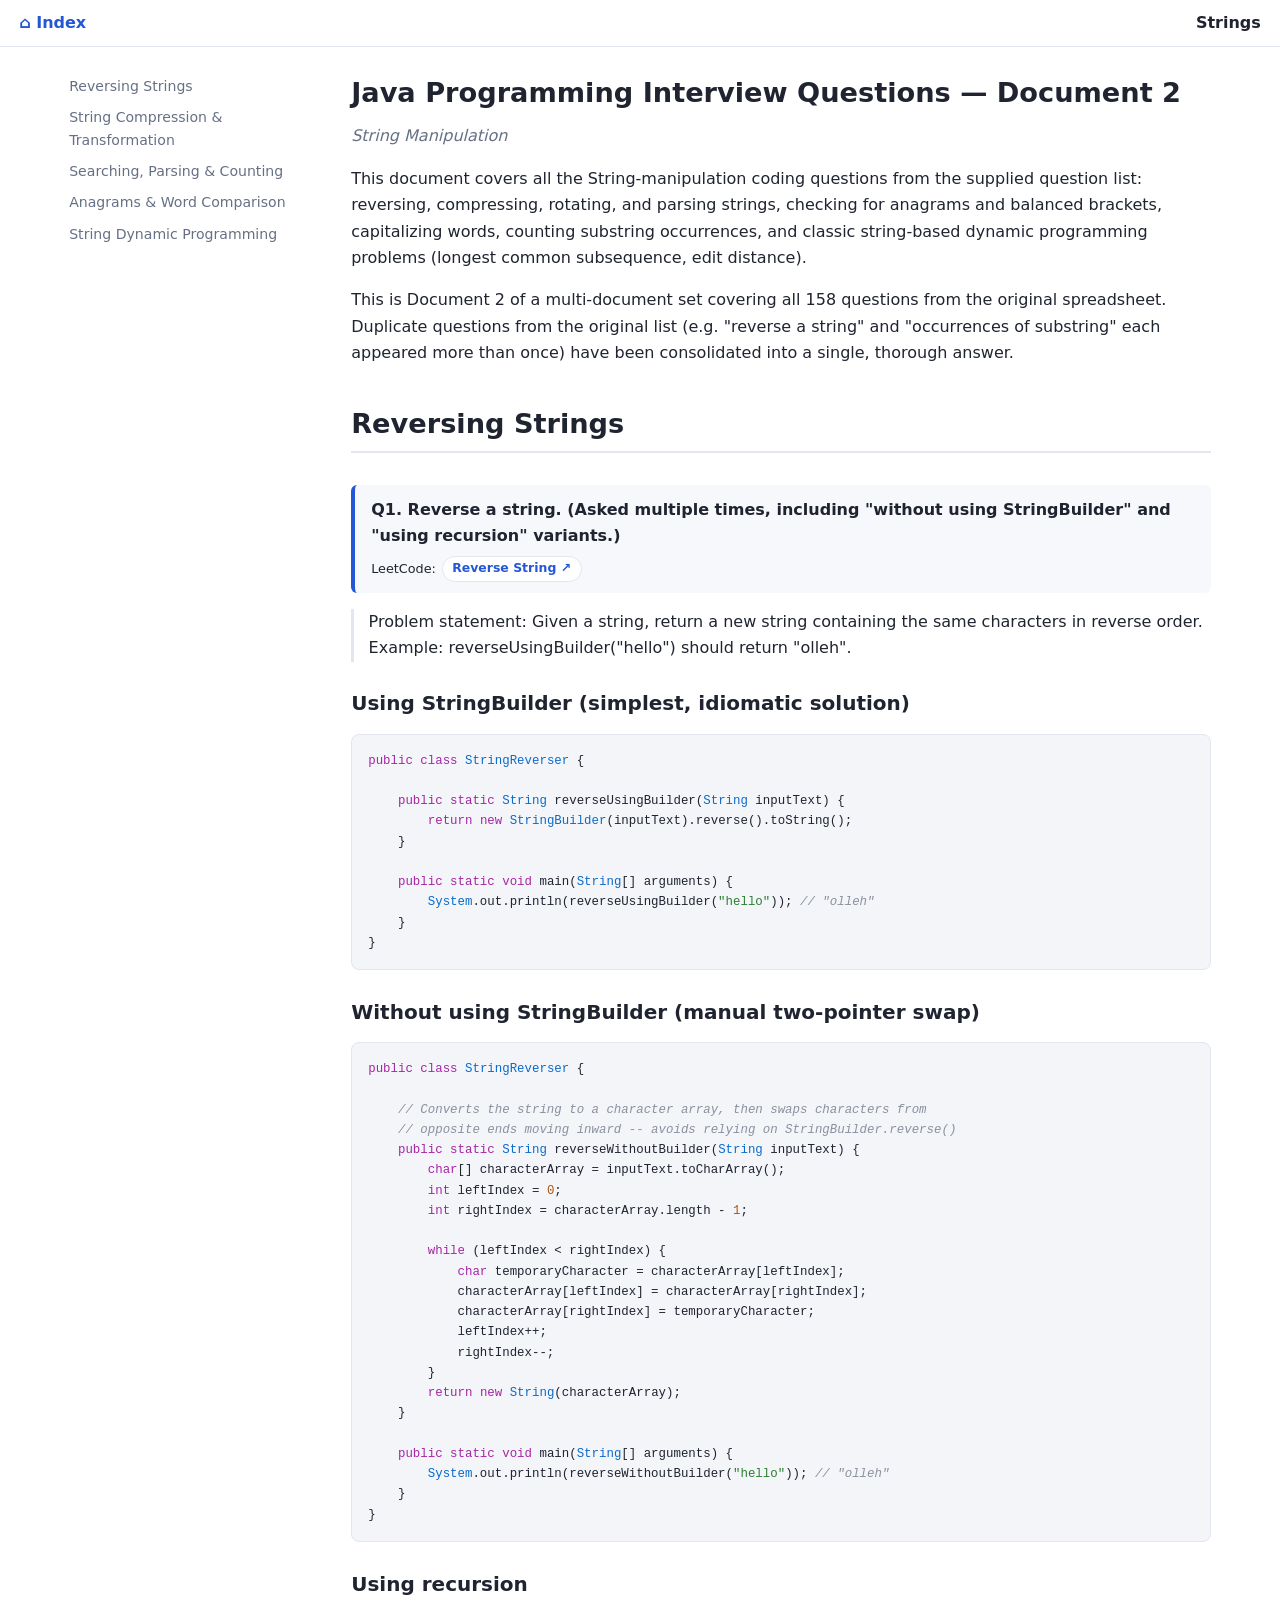
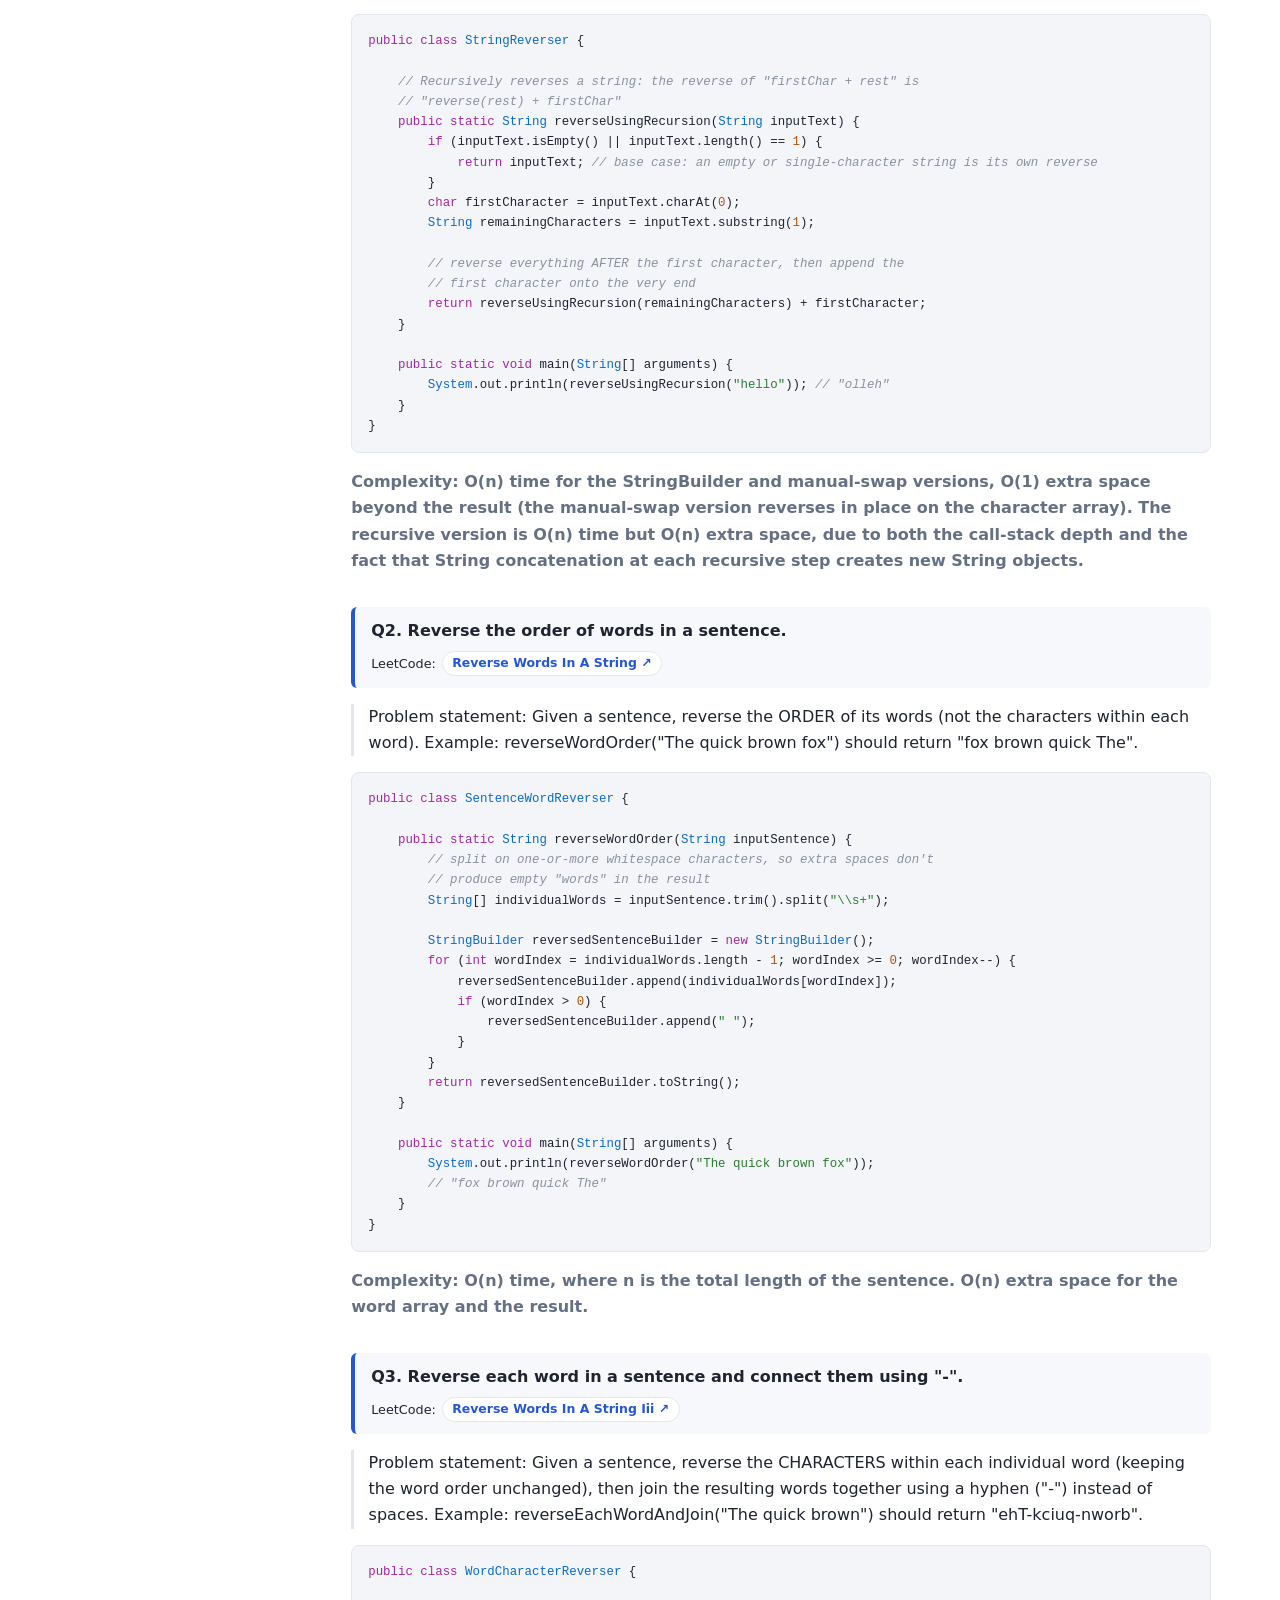
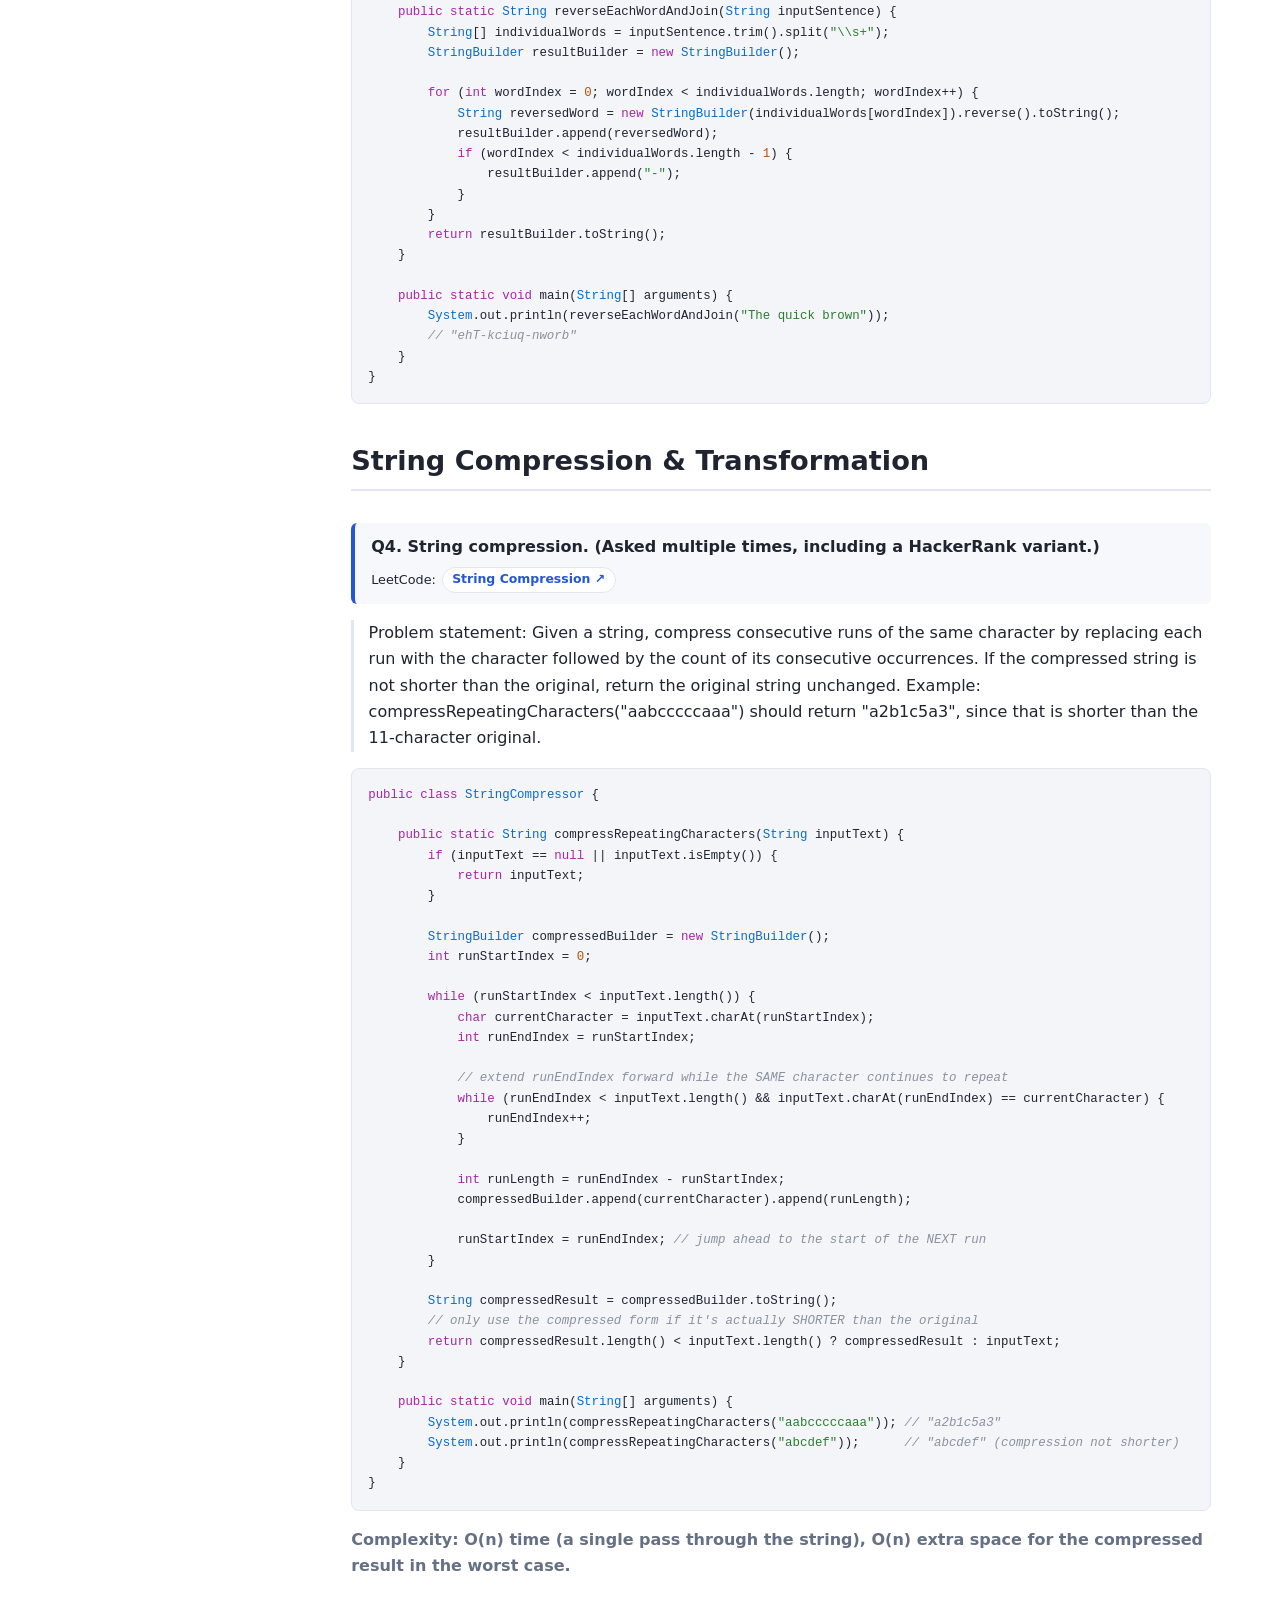
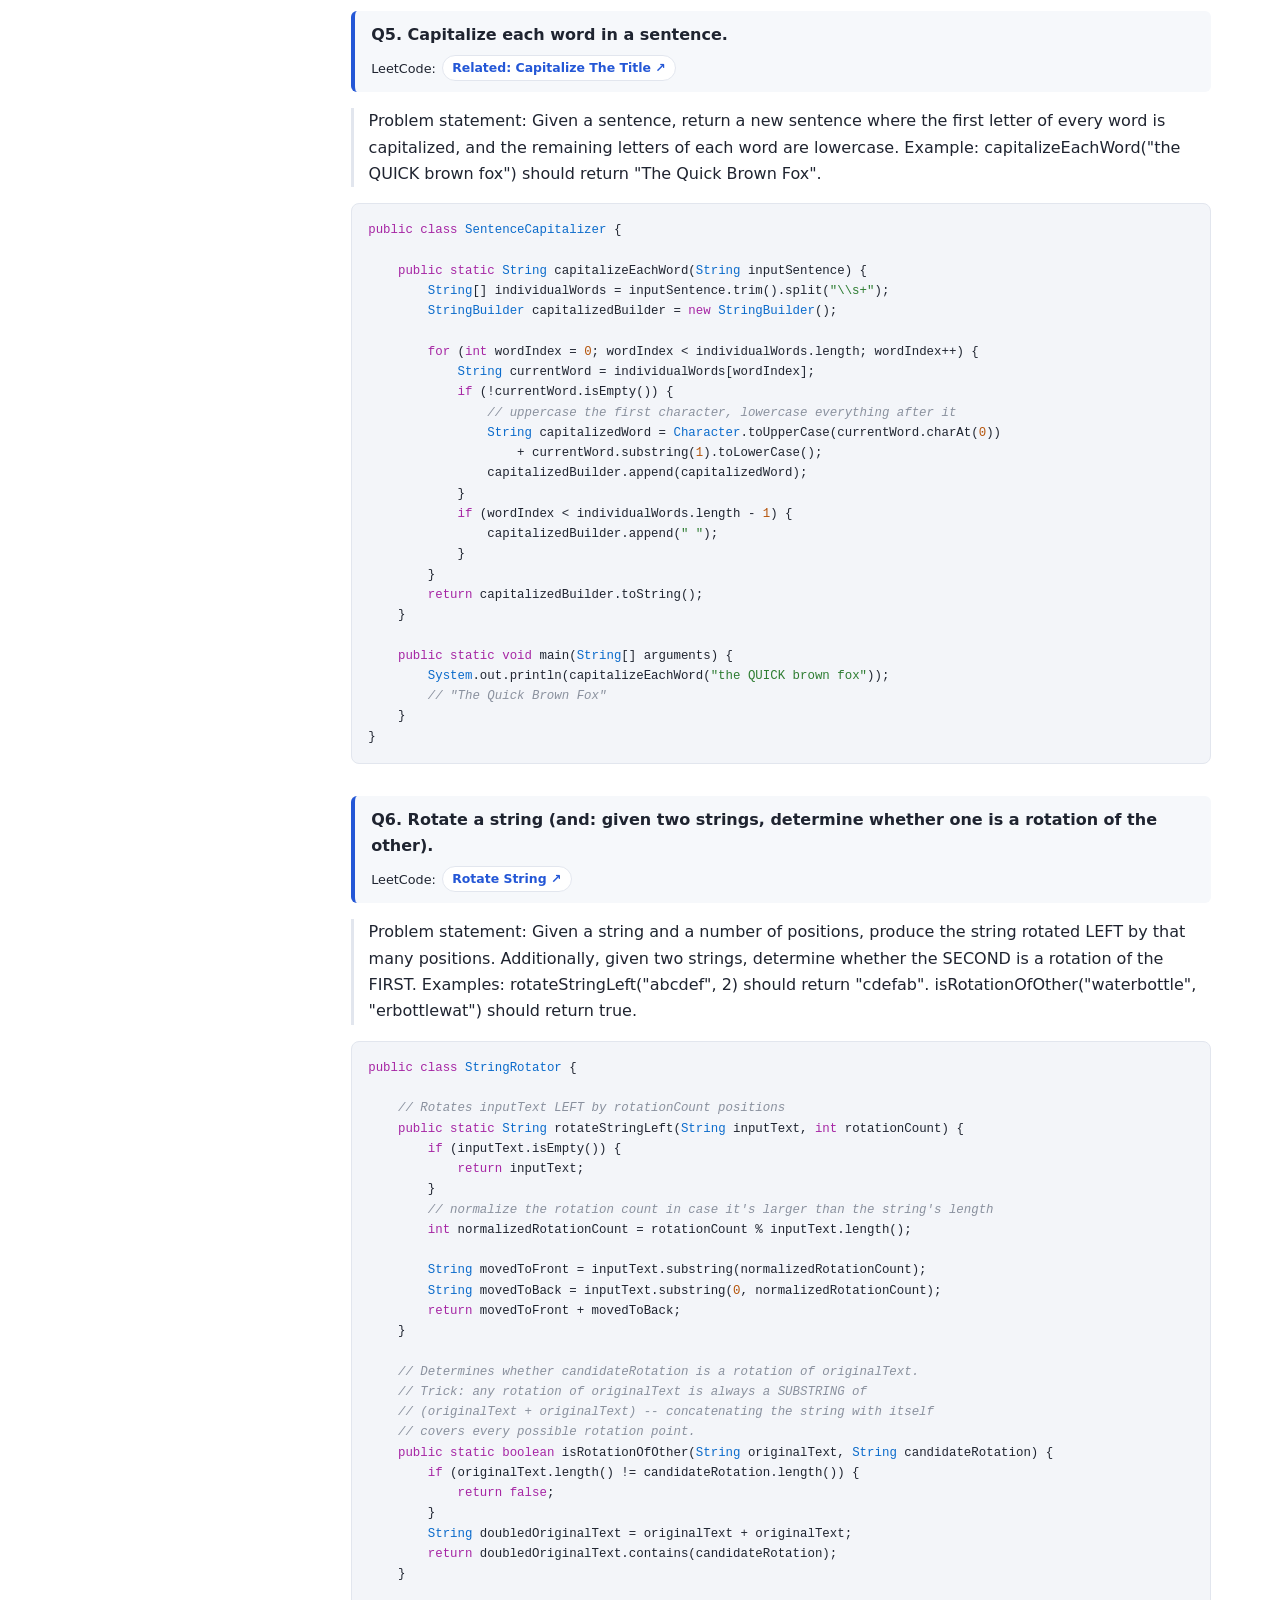
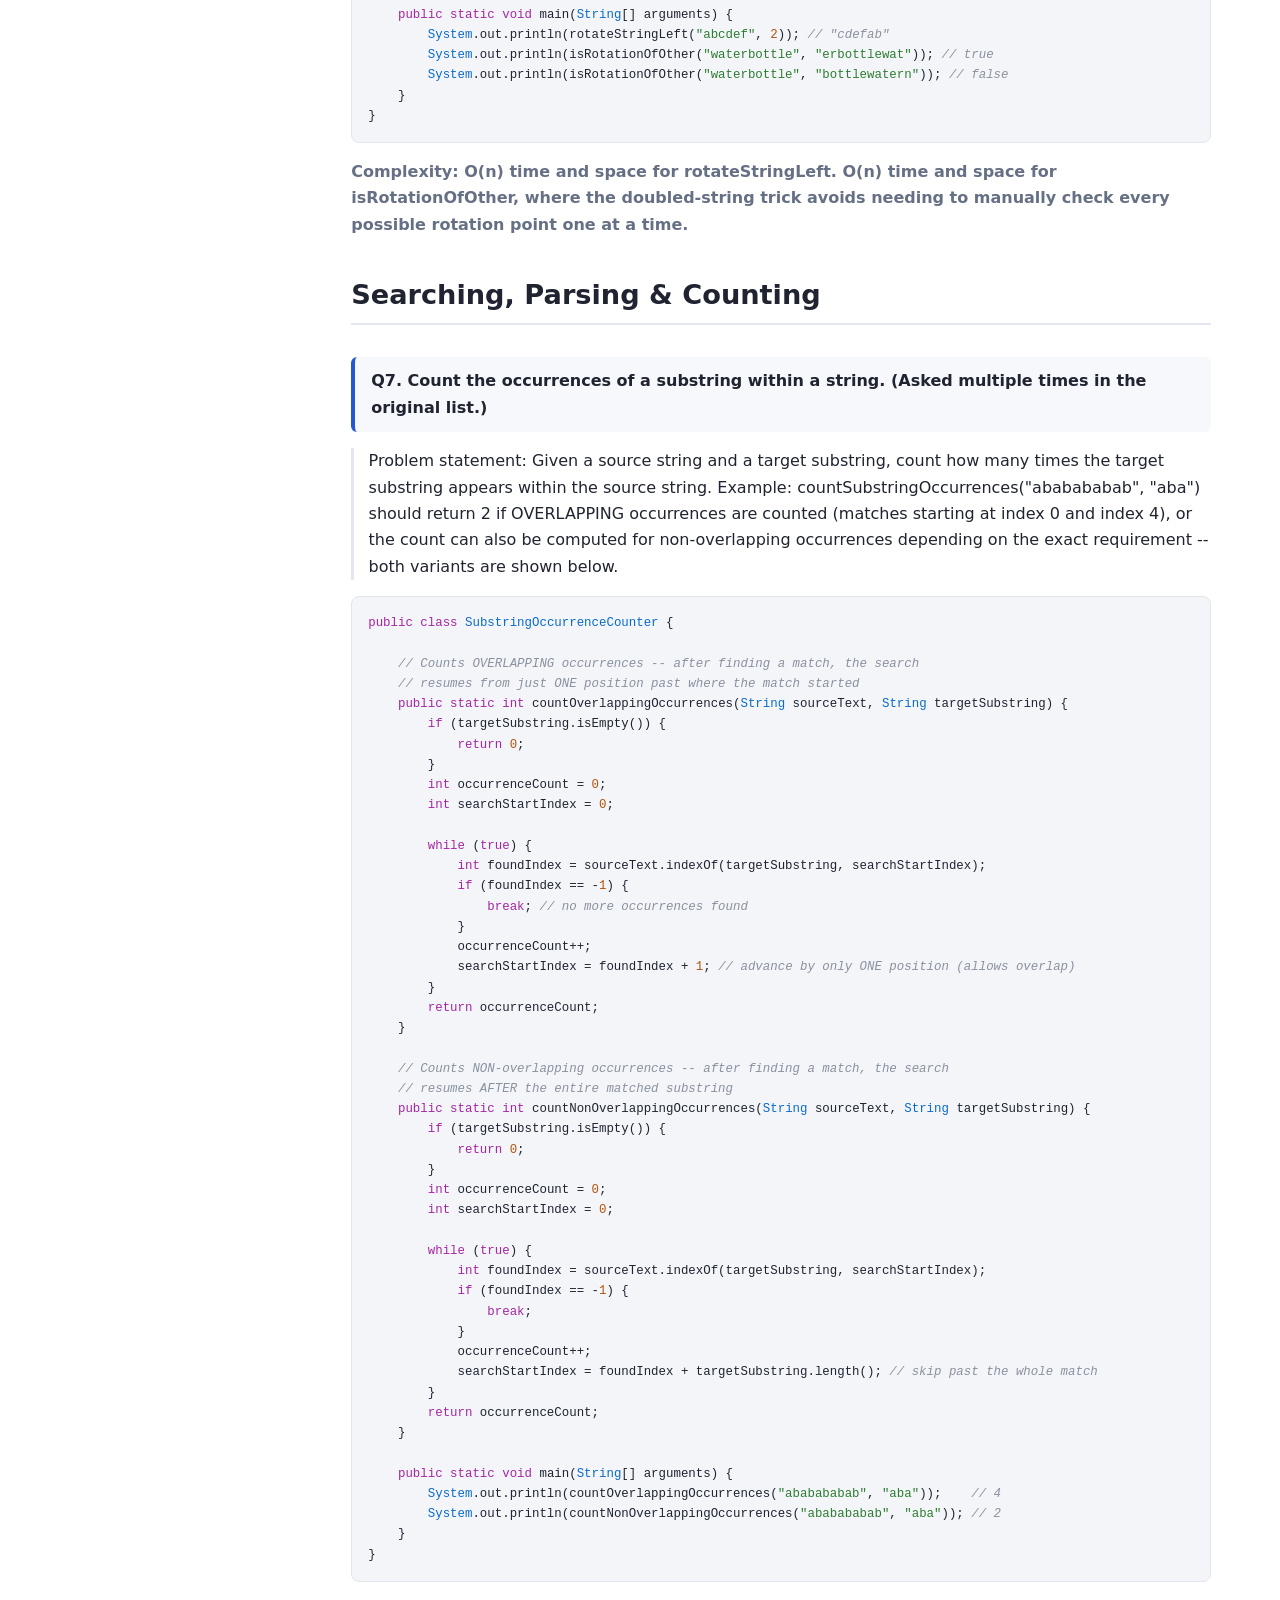
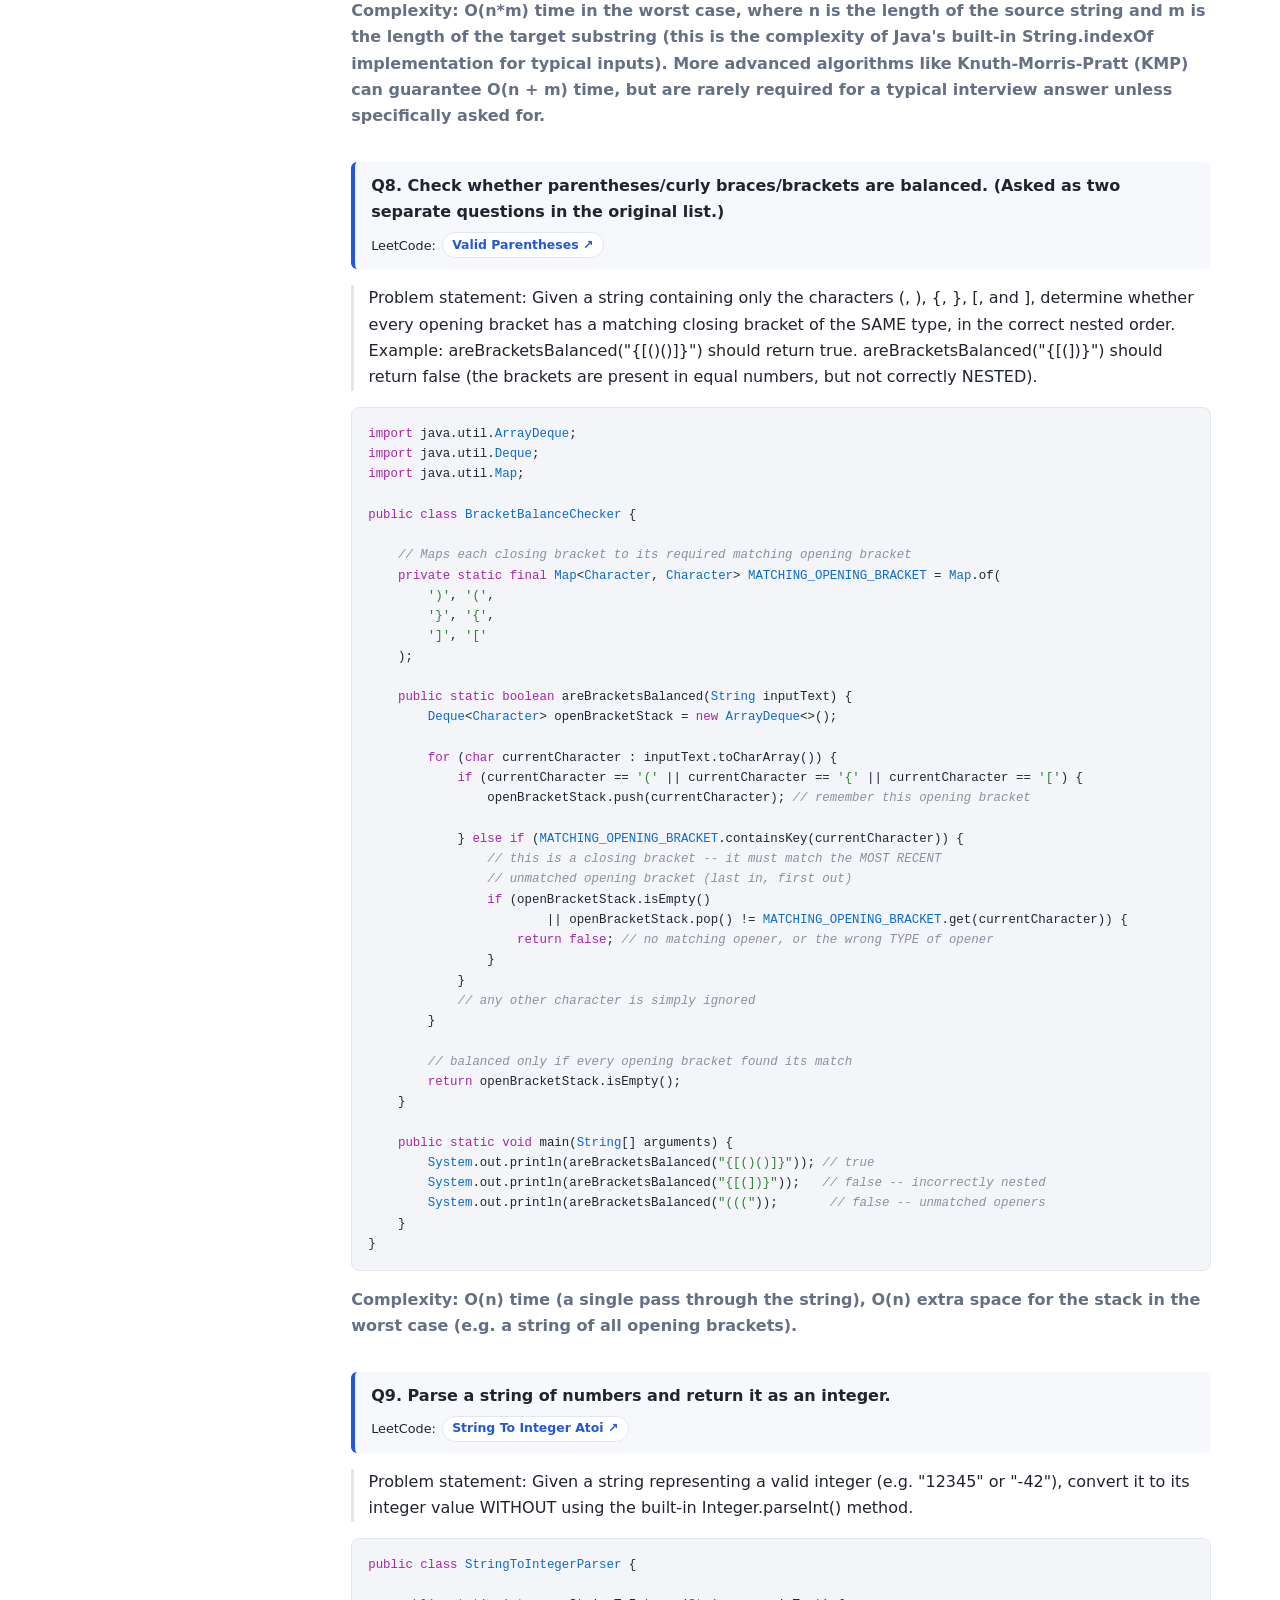
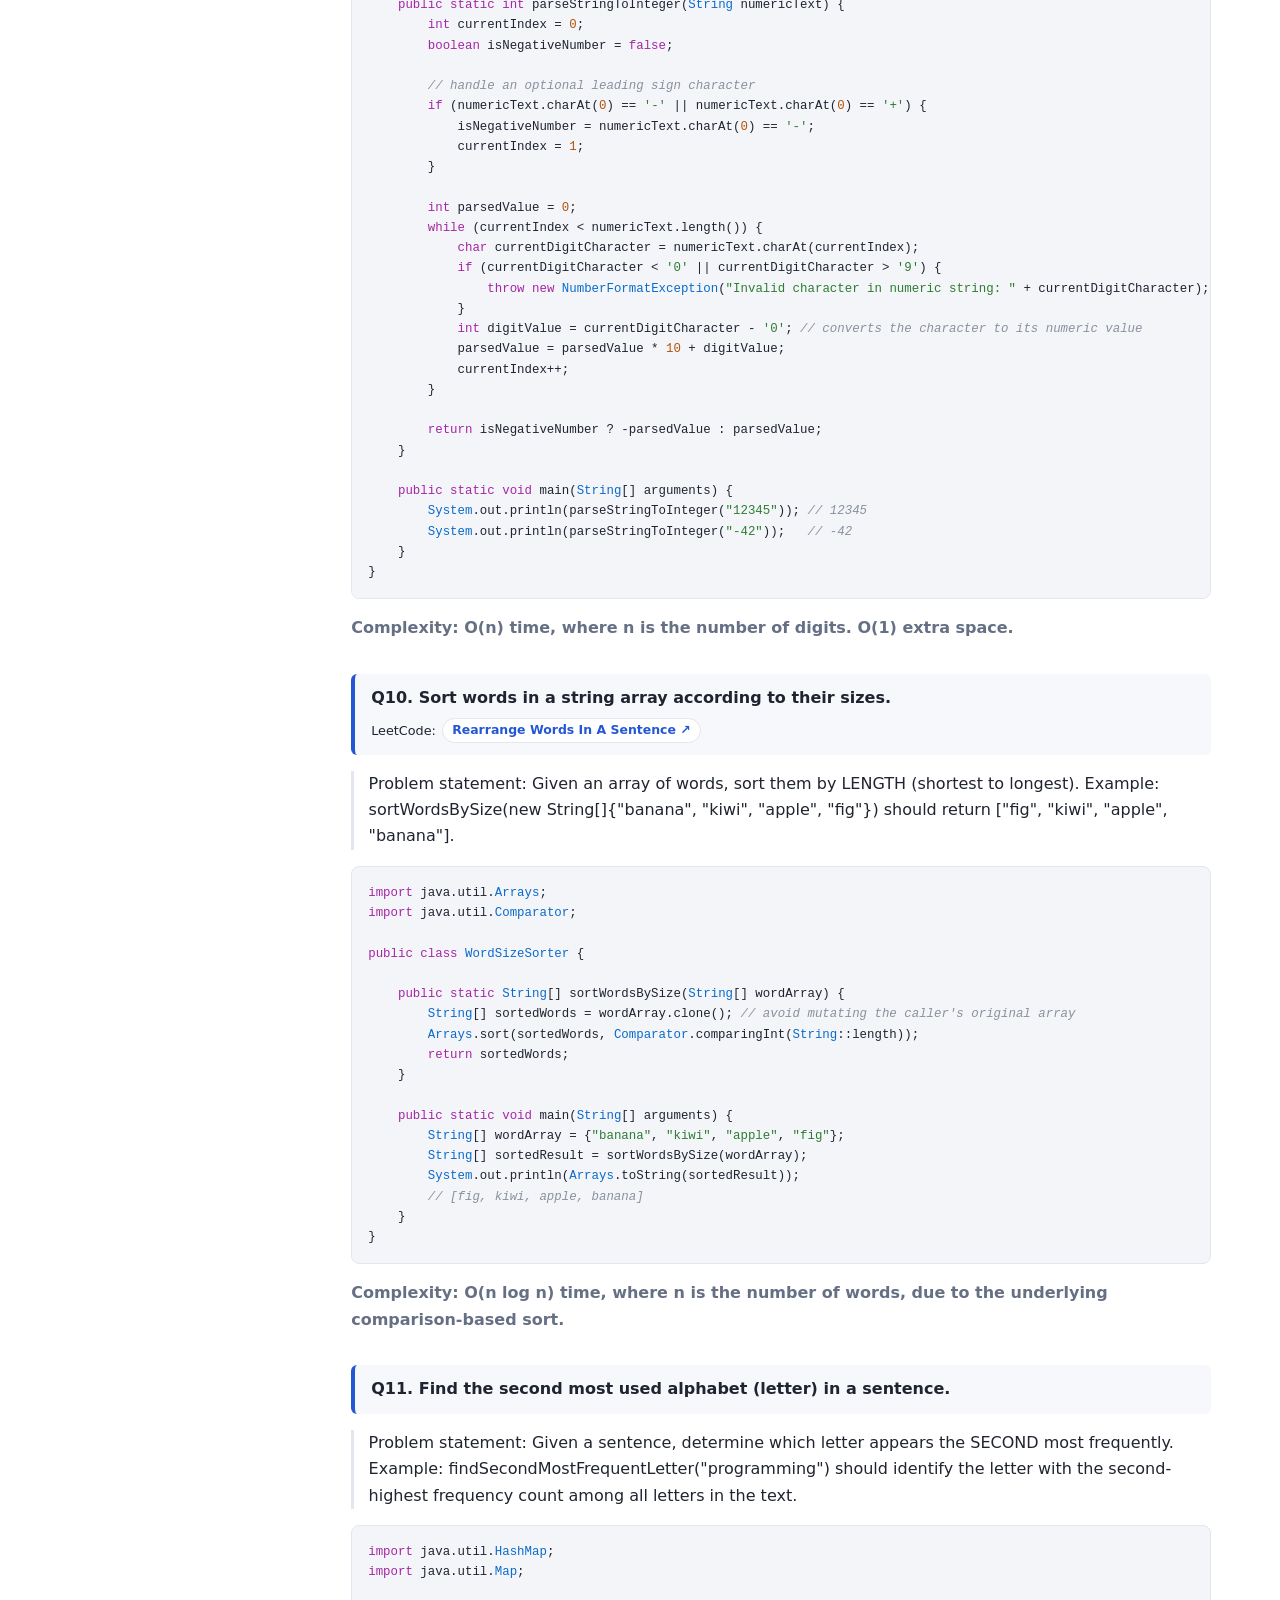
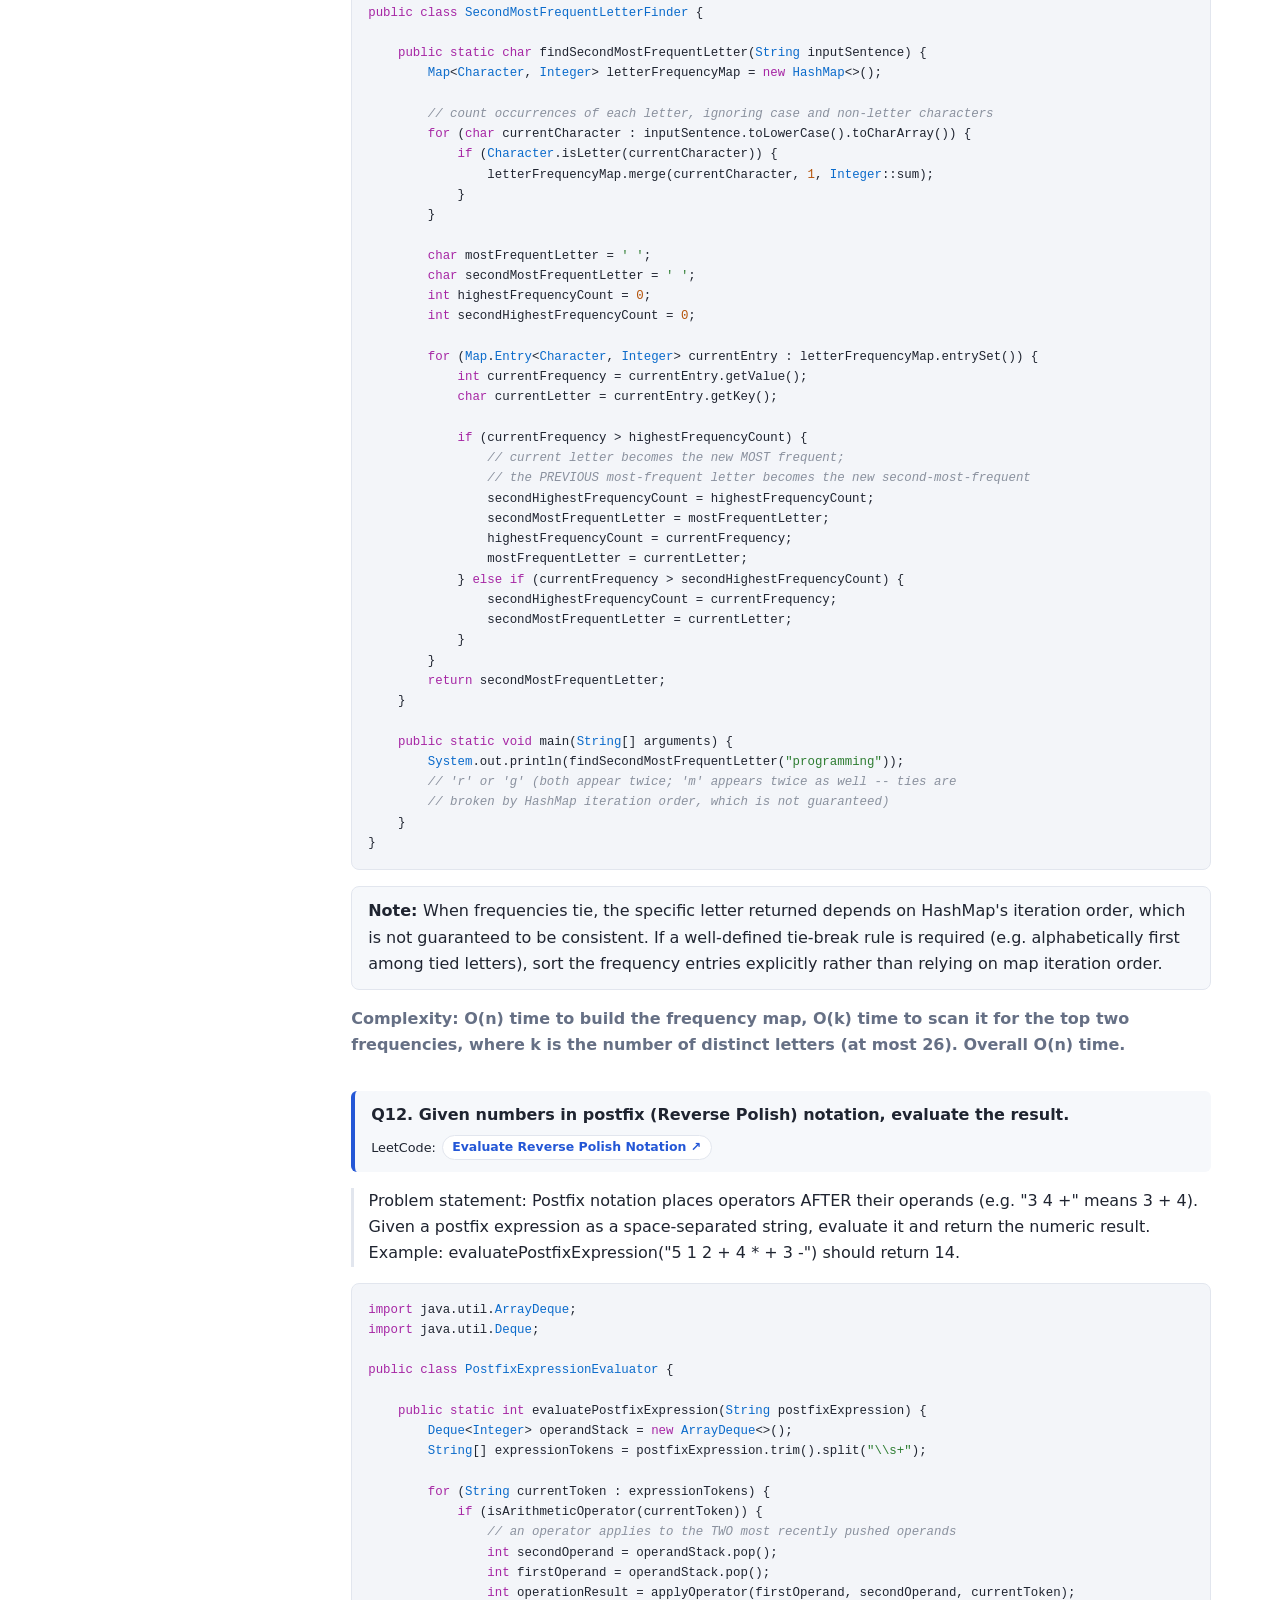
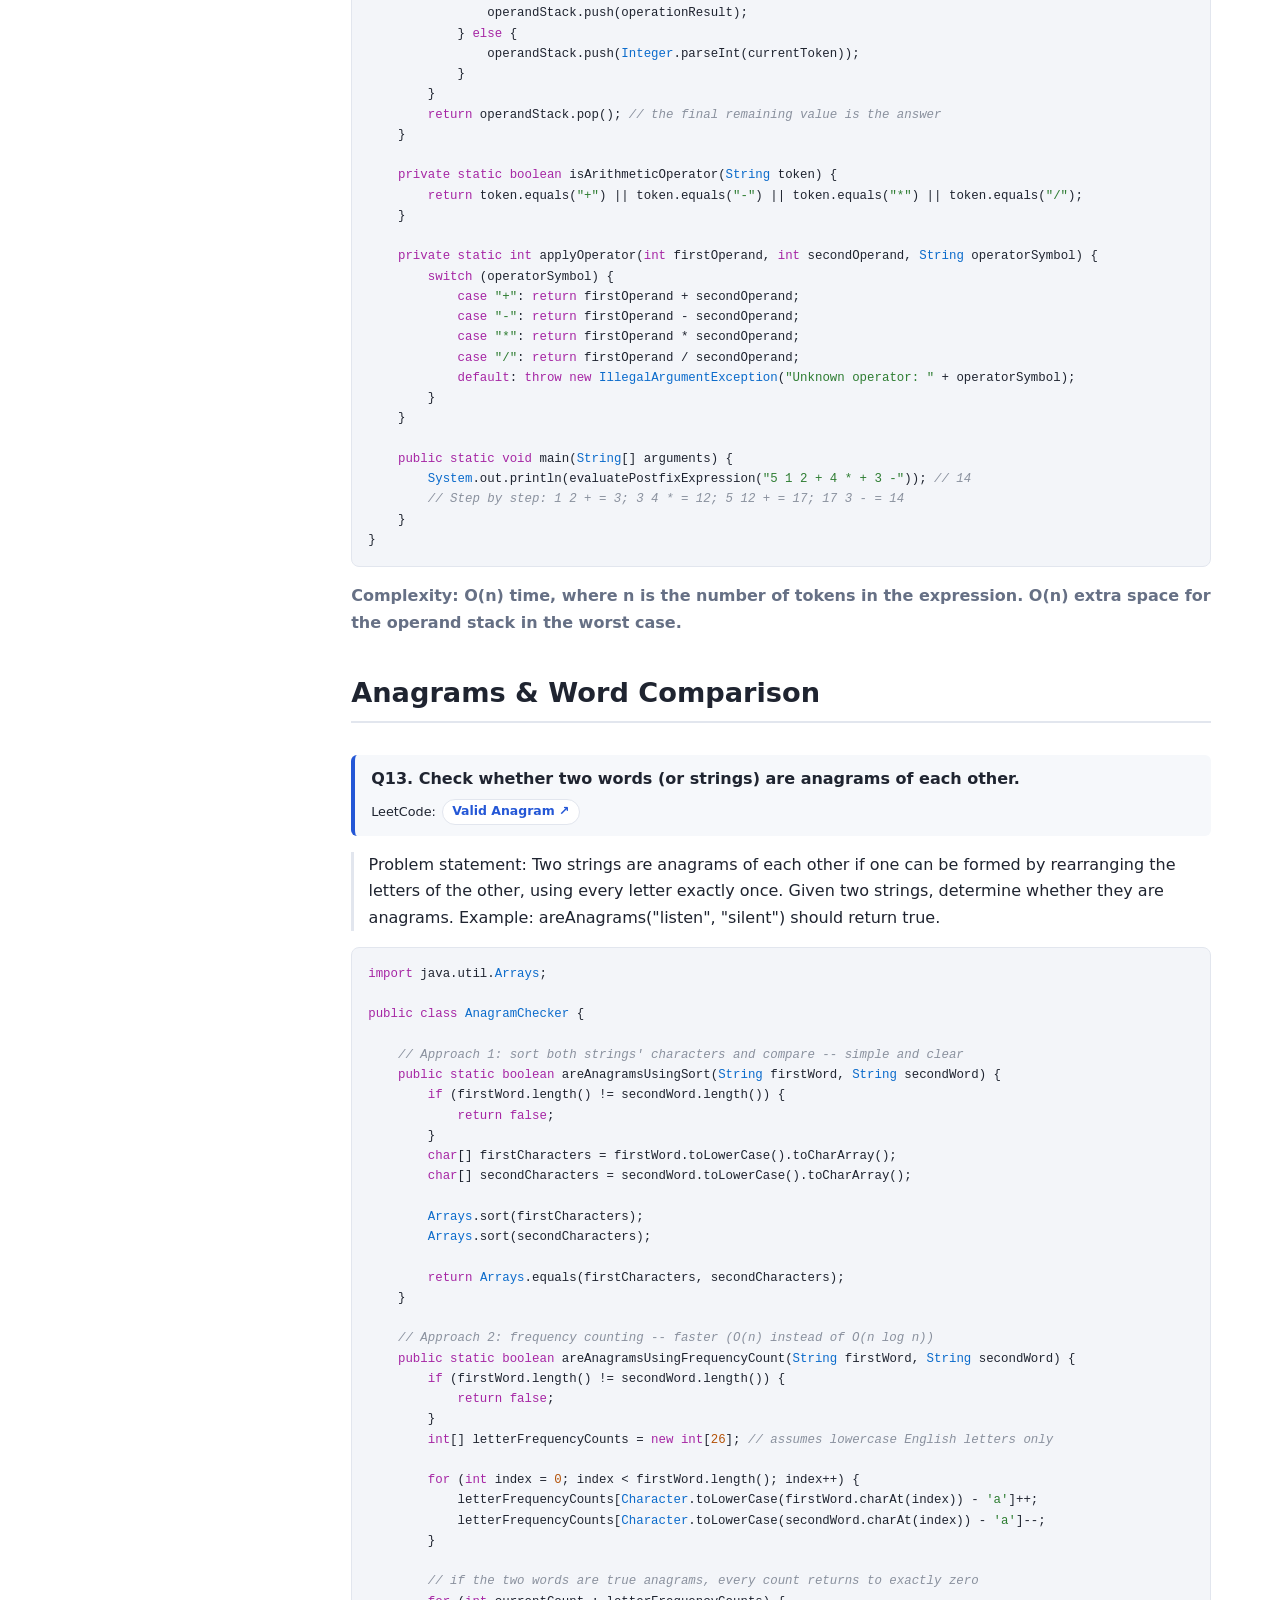
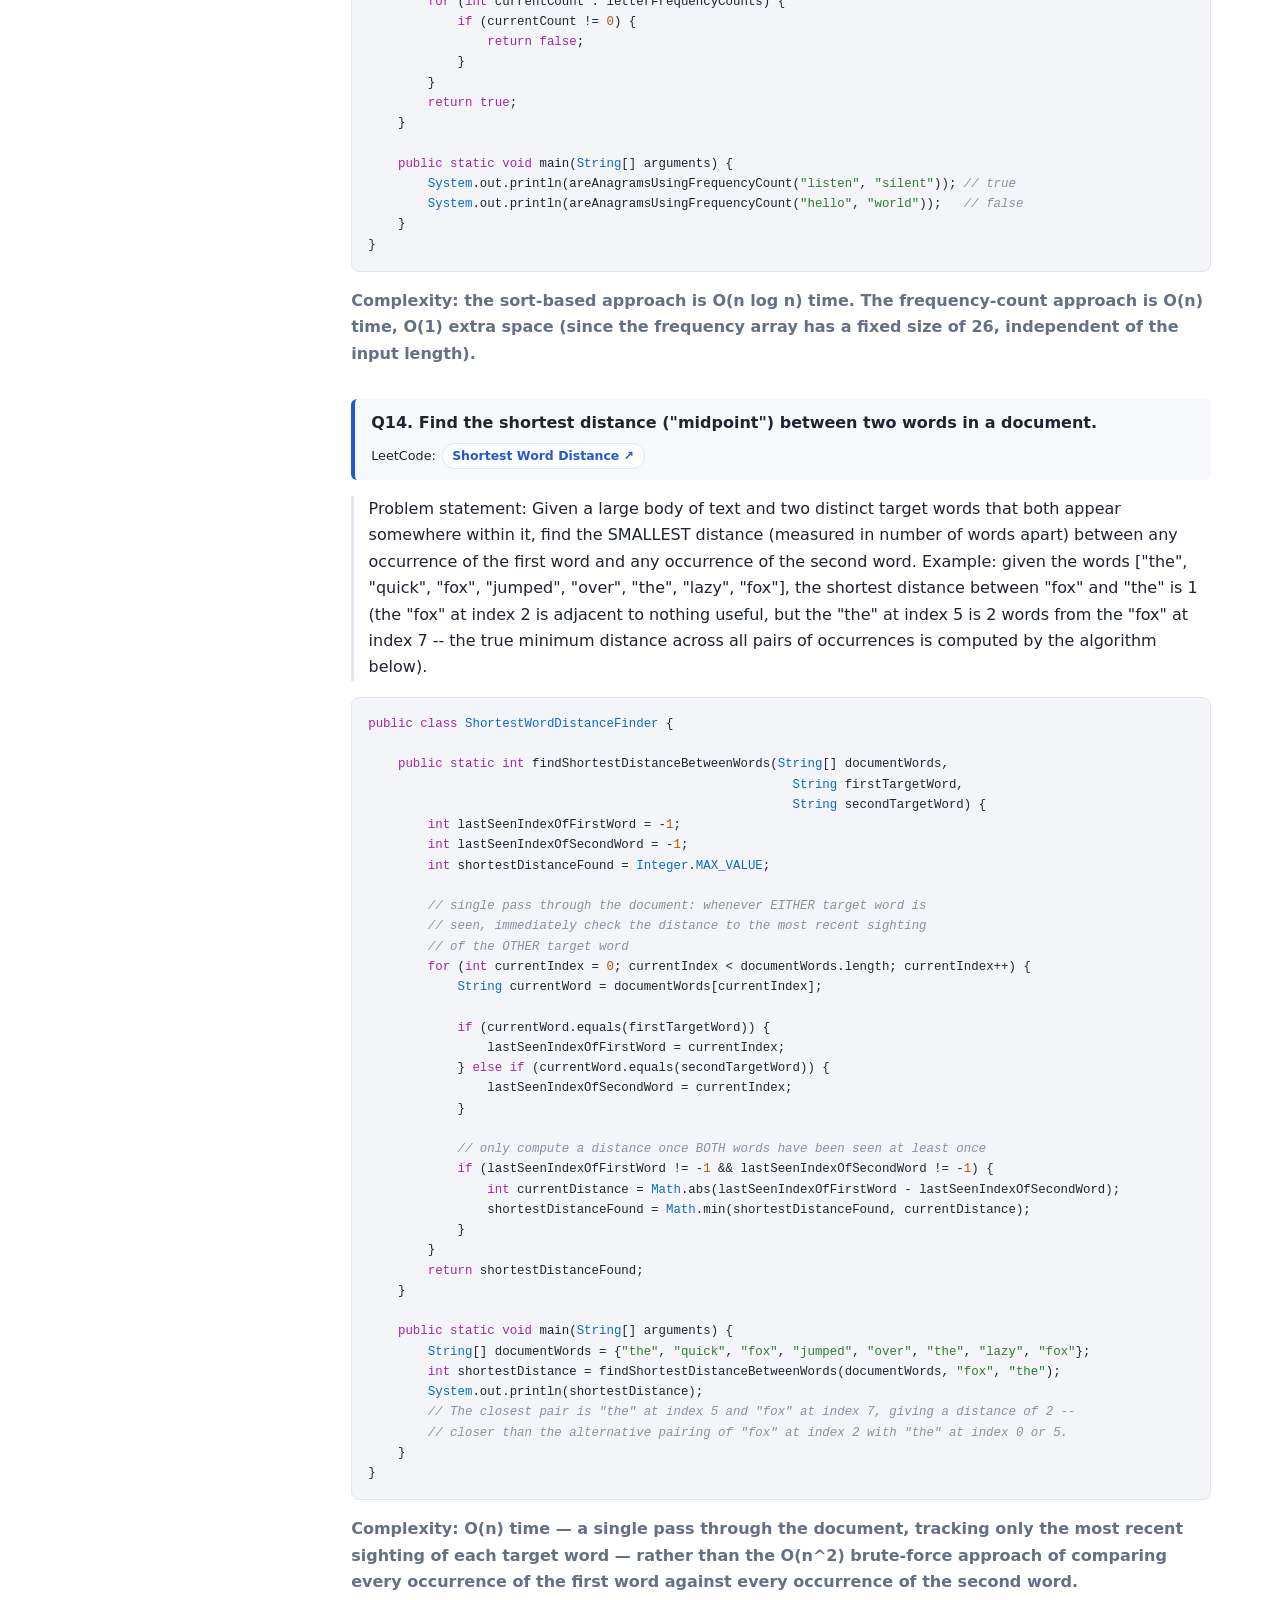
<file: pages/02-strings.html>
<!DOCTYPE html><html lang="en"><head><meta charset="utf-8"><meta name="viewport" content="width=device-width,initial-scale=1"><title>Strings</title><link rel="stylesheet" href="../assets/style.css"></head><body>
<header class="top"><a href="../index.html">&#8962; Index</a><span class="sp"></span><strong>Strings</strong></header>
<div class="layout"><nav class="toc"><a href="#reversing-strings-0">Reversing Strings</a><a href="#string-compression-transformation-1">String Compression &amp; Transformation</a><a href="#searching-parsing-counting-2">Searching, Parsing &amp; Counting</a><a href="#anagrams-word-comparison-3">Anagrams &amp; Word Comparison</a><a href="#string-dynamic-programming-4">String Dynamic Programming</a></nav><main><h1 class="title">Java Programming Interview Questions — Document 2</h1><p class="sub">String Manipulation</p><p>This document covers all the String-manipulation coding questions from the supplied question list: reversing, compressing, rotating, and parsing strings, checking for anagrams and balanced brackets, capitalizing words, counting substring occurrences, and classic string-based dynamic programming problems (longest common subsequence, edit distance).</p>
<p>This is Document 2 of a multi-document set covering all 158 questions from the original spreadsheet. Duplicate questions from the original list (e.g. &quot;reverse a string&quot; and &quot;occurrences of substring&quot; each appeared more than once) have been consolidated into a single, thorough answer.</p>
<h1 id="reversing-strings-0">Reversing Strings</h1>
<p class="question"><strong>Q1. Reverse a string. (Asked multiple times, including &quot;without using StringBuilder&quot; and &quot;using recursion&quot; variants.)</strong><br><span class="lcbar">LeetCode: <a class="lc" href="https://leetcode.com/problems/reverse-string/" target="_blank" rel="noopener">Reverse String &#8599;</a></span></p>
<p class="problem">Problem statement: Given a string, return a new string containing the same characters in reverse order. Example: reverseUsingBuilder(&quot;hello&quot;) should return &quot;olleh&quot;.</p>
<h2 id="using-stringbuilder-simplest-idiomatic-solution-1">Using StringBuilder (simplest, idiomatic solution)</h2>
<pre><code><span class="k">public</span> <span class="k">class</span> <span class="t">StringReverser</span> {
 
    <span class="k">public</span> <span class="k">static</span> <span class="t">String</span> reverseUsingBuilder(<span class="t">String</span> inputText) {
        <span class="k">return</span> <span class="k">new</span> <span class="t">StringBuilder</span>(inputText).reverse().toString();
    }
 
    <span class="k">public</span> <span class="k">static</span> <span class="k">void</span> main(<span class="t">String</span>[] arguments) {
        <span class="t">System</span>.out.println(reverseUsingBuilder(<span class="s">&quot;hello&quot;</span>)); <span class="c">// &quot;olleh&quot;</span>
    }
}</code></pre>
<h2 id="without-using-stringbuilder-manual-two-pointer-swap-1">Without using StringBuilder (manual two-pointer swap)</h2>
<pre><code><span class="k">public</span> <span class="k">class</span> <span class="t">StringReverser</span> {
 
    <span class="c">// Converts the string to a character array, then swaps characters from</span>
    <span class="c">// opposite ends moving inward -- avoids relying on StringBuilder.reverse()</span>
    <span class="k">public</span> <span class="k">static</span> <span class="t">String</span> reverseWithoutBuilder(<span class="t">String</span> inputText) {
        <span class="k">char</span>[] characterArray = inputText.toCharArray();
        <span class="k">int</span> leftIndex = <span class="n">0</span>;
        <span class="k">int</span> rightIndex = characterArray.length - <span class="n">1</span>;
 
        <span class="k">while</span> (leftIndex &lt; rightIndex) {
            <span class="k">char</span> temporaryCharacter = characterArray[leftIndex];
            characterArray[leftIndex] = characterArray[rightIndex];
            characterArray[rightIndex] = temporaryCharacter;
            leftIndex++;
            rightIndex--;
        }
        <span class="k">return</span> <span class="k">new</span> <span class="t">String</span>(characterArray);
    }
 
    <span class="k">public</span> <span class="k">static</span> <span class="k">void</span> main(<span class="t">String</span>[] arguments) {
        <span class="t">System</span>.out.println(reverseWithoutBuilder(<span class="s">&quot;hello&quot;</span>)); <span class="c">// &quot;olleh&quot;</span>
    }
}</code></pre>
<h2 id="using-recursion-1">Using recursion</h2>
<pre><code><span class="k">public</span> <span class="k">class</span> <span class="t">StringReverser</span> {
 
    <span class="c">// Recursively reverses a string: the reverse of &quot;firstChar + rest&quot; is</span>
    <span class="c">// &quot;reverse(rest) + firstChar&quot;</span>
    <span class="k">public</span> <span class="k">static</span> <span class="t">String</span> reverseUsingRecursion(<span class="t">String</span> inputText) {
        <span class="k">if</span> (inputText.isEmpty() || inputText.length() == <span class="n">1</span>) {
            <span class="k">return</span> inputText; <span class="c">// base case: an empty or single-character string is its own reverse</span>
        }
        <span class="k">char</span> firstCharacter = inputText.charAt(<span class="n">0</span>);
        <span class="t">String</span> remainingCharacters = inputText.substring(<span class="n">1</span>);
 
        <span class="c">// reverse everything AFTER the first character, then append the</span>
        <span class="c">// first character onto the very end</span>
        <span class="k">return</span> reverseUsingRecursion(remainingCharacters) + firstCharacter;
    }
 
    <span class="k">public</span> <span class="k">static</span> <span class="k">void</span> main(<span class="t">String</span>[] arguments) {
        <span class="t">System</span>.out.println(reverseUsingRecursion(<span class="s">&quot;hello&quot;</span>)); <span class="c">// &quot;olleh&quot;</span>
    }
}</code></pre>
<p class="complexity"><strong>Complexity: O(n) time for the StringBuilder and manual-swap versions, O(1) extra space beyond the result (the manual-swap version reverses in place on the character array). The recursive version is O(n) time but O(n) extra space, due to both the call-stack depth and the fact that String concatenation at each recursive step creates new String objects.</strong></p>
<p class="question"><strong>Q2. Reverse the order of words in a sentence.</strong><br><span class="lcbar">LeetCode: <a class="lc" href="https://leetcode.com/problems/reverse-words-in-a-string/" target="_blank" rel="noopener">Reverse Words In A String &#8599;</a></span></p>
<p class="problem">Problem statement: Given a sentence, reverse the ORDER of its words (not the characters within each word). Example: reverseWordOrder(&quot;The quick brown fox&quot;) should return &quot;fox brown quick The&quot;.</p>
<pre><code><span class="k">public</span> <span class="k">class</span> <span class="t">SentenceWordReverser</span> {
 
    <span class="k">public</span> <span class="k">static</span> <span class="t">String</span> reverseWordOrder(<span class="t">String</span> inputSentence) {
        <span class="c">// split on one-or-more whitespace characters, so extra spaces don&#x27;t</span>
        <span class="c">// produce empty &quot;words&quot; in the result</span>
        <span class="t">String</span>[] individualWords = inputSentence.trim().split(<span class="s">&quot;\\s+&quot;</span>);
 
        <span class="t">StringBuilder</span> reversedSentenceBuilder = <span class="k">new</span> <span class="t">StringBuilder</span>();
        <span class="k">for</span> (<span class="k">int</span> wordIndex = individualWords.length - <span class="n">1</span>; wordIndex &gt;= <span class="n">0</span>; wordIndex--) {
            reversedSentenceBuilder.append(individualWords[wordIndex]);
            <span class="k">if</span> (wordIndex &gt; <span class="n">0</span>) {
                reversedSentenceBuilder.append(<span class="s">&quot; &quot;</span>);
            }
        }
        <span class="k">return</span> reversedSentenceBuilder.toString();
    }
 
    <span class="k">public</span> <span class="k">static</span> <span class="k">void</span> main(<span class="t">String</span>[] arguments) {
        <span class="t">System</span>.out.println(reverseWordOrder(<span class="s">&quot;The quick brown fox&quot;</span>));
        <span class="c">// &quot;fox brown quick The&quot;</span>
    }
}</code></pre>
<p class="complexity"><strong>Complexity: O(n) time, where n is the total length of the sentence. O(n) extra space for the word array and the result.</strong></p>
<p class="question"><strong>Q3. Reverse each word in a sentence and connect them using &quot;-&quot;.</strong><br><span class="lcbar">LeetCode: <a class="lc" href="https://leetcode.com/problems/reverse-words-in-a-string-iii/" target="_blank" rel="noopener">Reverse Words In A String Iii &#8599;</a></span></p>
<p class="problem">Problem statement: Given a sentence, reverse the CHARACTERS within each individual word (keeping the word order unchanged), then join the resulting words together using a hyphen (&quot;-&quot;) instead of spaces. Example: reverseEachWordAndJoin(&quot;The quick brown&quot;) should return &quot;ehT-kciuq-nworb&quot;.</p>
<pre><code><span class="k">public</span> <span class="k">class</span> <span class="t">WordCharacterReverser</span> {
 
    <span class="k">public</span> <span class="k">static</span> <span class="t">String</span> reverseEachWordAndJoin(<span class="t">String</span> inputSentence) {
        <span class="t">String</span>[] individualWords = inputSentence.trim().split(<span class="s">&quot;\\s+&quot;</span>);
        <span class="t">StringBuilder</span> resultBuilder = <span class="k">new</span> <span class="t">StringBuilder</span>();
 
        <span class="k">for</span> (<span class="k">int</span> wordIndex = <span class="n">0</span>; wordIndex &lt; individualWords.length; wordIndex++) {
            <span class="t">String</span> reversedWord = <span class="k">new</span> <span class="t">StringBuilder</span>(individualWords[wordIndex]).reverse().toString();
            resultBuilder.append(reversedWord);
            <span class="k">if</span> (wordIndex &lt; individualWords.length - <span class="n">1</span>) {
                resultBuilder.append(<span class="s">&quot;-&quot;</span>);
            }
        }
        <span class="k">return</span> resultBuilder.toString();
    }
 
    <span class="k">public</span> <span class="k">static</span> <span class="k">void</span> main(<span class="t">String</span>[] arguments) {
        <span class="t">System</span>.out.println(reverseEachWordAndJoin(<span class="s">&quot;The quick brown&quot;</span>));
        <span class="c">// &quot;ehT-kciuq-nworb&quot;</span>
    }
}</code></pre>
<h1 id="string-compression-transformation-1">String Compression &amp; Transformation</h1>
<p class="question"><strong>Q4. String compression. (Asked multiple times, including a HackerRank variant.)</strong><br><span class="lcbar">LeetCode: <a class="lc" href="https://leetcode.com/problems/string-compression/" target="_blank" rel="noopener">String Compression &#8599;</a></span></p>
<p class="problem">Problem statement: Given a string, compress consecutive runs of the same character by replacing each run with the character followed by the count of its consecutive occurrences. If the compressed string is not shorter than the original, return the original string unchanged. Example: compressRepeatingCharacters(&quot;aabcccccaaa&quot;) should return &quot;a2b1c5a3&quot;, since that is shorter than the 11-character original.</p>
<pre><code><span class="k">public</span> <span class="k">class</span> <span class="t">StringCompressor</span> {
 
    <span class="k">public</span> <span class="k">static</span> <span class="t">String</span> compressRepeatingCharacters(<span class="t">String</span> inputText) {
        <span class="k">if</span> (inputText == <span class="k">null</span> || inputText.isEmpty()) {
            <span class="k">return</span> inputText;
        }
 
        <span class="t">StringBuilder</span> compressedBuilder = <span class="k">new</span> <span class="t">StringBuilder</span>();
        <span class="k">int</span> runStartIndex = <span class="n">0</span>;
 
        <span class="k">while</span> (runStartIndex &lt; inputText.length()) {
            <span class="k">char</span> currentCharacter = inputText.charAt(runStartIndex);
            <span class="k">int</span> runEndIndex = runStartIndex;
 
            <span class="c">// extend runEndIndex forward while the SAME character continues to repeat</span>
            <span class="k">while</span> (runEndIndex &lt; inputText.length() &amp;&amp; inputText.charAt(runEndIndex) == currentCharacter) {
                runEndIndex++;
            }
 
            <span class="k">int</span> runLength = runEndIndex - runStartIndex;
            compressedBuilder.append(currentCharacter).append(runLength);
 
            runStartIndex = runEndIndex; <span class="c">// jump ahead to the start of the NEXT run</span>
        }
 
        <span class="t">String</span> compressedResult = compressedBuilder.toString();
        <span class="c">// only use the compressed form if it&#x27;s actually SHORTER than the original</span>
        <span class="k">return</span> compressedResult.length() &lt; inputText.length() ? compressedResult : inputText;
    }
 
    <span class="k">public</span> <span class="k">static</span> <span class="k">void</span> main(<span class="t">String</span>[] arguments) {
        <span class="t">System</span>.out.println(compressRepeatingCharacters(<span class="s">&quot;aabcccccaaa&quot;</span>)); <span class="c">// &quot;a2b1c5a3&quot;</span>
        <span class="t">System</span>.out.println(compressRepeatingCharacters(<span class="s">&quot;abcdef&quot;</span>));      <span class="c">// &quot;abcdef&quot; (compression not shorter)</span>
    }
}</code></pre>
<p class="complexity"><strong>Complexity: O(n) time (a single pass through the string), O(n) extra space for the compressed result in the worst case.</strong></p>
<p class="question"><strong>Q5. Capitalize each word in a sentence.</strong><br><span class="lcbar">LeetCode: <a class="lc" href="https://leetcode.com/problems/capitalize-the-title/" target="_blank" rel="noopener">Related: Capitalize The Title &#8599;</a></span></p>
<p class="problem">Problem statement: Given a sentence, return a new sentence where the first letter of every word is capitalized, and the remaining letters of each word are lowercase. Example: capitalizeEachWord(&quot;the QUICK brown fox&quot;) should return &quot;The Quick Brown Fox&quot;.</p>
<pre><code><span class="k">public</span> <span class="k">class</span> <span class="t">SentenceCapitalizer</span> {
 
    <span class="k">public</span> <span class="k">static</span> <span class="t">String</span> capitalizeEachWord(<span class="t">String</span> inputSentence) {
        <span class="t">String</span>[] individualWords = inputSentence.trim().split(<span class="s">&quot;\\s+&quot;</span>);
        <span class="t">StringBuilder</span> capitalizedBuilder = <span class="k">new</span> <span class="t">StringBuilder</span>();
 
        <span class="k">for</span> (<span class="k">int</span> wordIndex = <span class="n">0</span>; wordIndex &lt; individualWords.length; wordIndex++) {
            <span class="t">String</span> currentWord = individualWords[wordIndex];
            <span class="k">if</span> (!currentWord.isEmpty()) {
                <span class="c">// uppercase the first character, lowercase everything after it</span>
                <span class="t">String</span> capitalizedWord = <span class="t">Character</span>.toUpperCase(currentWord.charAt(<span class="n">0</span>))
                    + currentWord.substring(<span class="n">1</span>).toLowerCase();
                capitalizedBuilder.append(capitalizedWord);
            }
            <span class="k">if</span> (wordIndex &lt; individualWords.length - <span class="n">1</span>) {
                capitalizedBuilder.append(<span class="s">&quot; &quot;</span>);
            }
        }
        <span class="k">return</span> capitalizedBuilder.toString();
    }
 
    <span class="k">public</span> <span class="k">static</span> <span class="k">void</span> main(<span class="t">String</span>[] arguments) {
        <span class="t">System</span>.out.println(capitalizeEachWord(<span class="s">&quot;the QUICK brown fox&quot;</span>));
        <span class="c">// &quot;The Quick Brown Fox&quot;</span>
    }
}</code></pre>
<p class="question"><strong>Q6. Rotate a string (and: given two strings, determine whether one is a rotation of the other).</strong><br><span class="lcbar">LeetCode: <a class="lc" href="https://leetcode.com/problems/rotate-string/" target="_blank" rel="noopener">Rotate String &#8599;</a></span></p>
<p class="problem">Problem statement: Given a string and a number of positions, produce the string rotated LEFT by that many positions. Additionally, given two strings, determine whether the SECOND is a rotation of the FIRST. Examples: rotateStringLeft(&quot;abcdef&quot;, 2) should return &quot;cdefab&quot;. isRotationOfOther(&quot;waterbottle&quot;, &quot;erbottlewat&quot;) should return true.</p>
<pre><code><span class="k">public</span> <span class="k">class</span> <span class="t">StringRotator</span> {
 
    <span class="c">// Rotates inputText LEFT by rotationCount positions</span>
    <span class="k">public</span> <span class="k">static</span> <span class="t">String</span> rotateStringLeft(<span class="t">String</span> inputText, <span class="k">int</span> rotationCount) {
        <span class="k">if</span> (inputText.isEmpty()) {
            <span class="k">return</span> inputText;
        }
        <span class="c">// normalize the rotation count in case it&#x27;s larger than the string&#x27;s length</span>
        <span class="k">int</span> normalizedRotationCount = rotationCount % inputText.length();
 
        <span class="t">String</span> movedToFront = inputText.substring(normalizedRotationCount);
        <span class="t">String</span> movedToBack = inputText.substring(<span class="n">0</span>, normalizedRotationCount);
        <span class="k">return</span> movedToFront + movedToBack;
    }
 
    <span class="c">// Determines whether candidateRotation is a rotation of originalText.</span>
    <span class="c">// Trick: any rotation of originalText is always a SUBSTRING of</span>
    <span class="c">// (originalText + originalText) -- concatenating the string with itself</span>
    <span class="c">// covers every possible rotation point.</span>
    <span class="k">public</span> <span class="k">static</span> <span class="k">boolean</span> isRotationOfOther(<span class="t">String</span> originalText, <span class="t">String</span> candidateRotation) {
        <span class="k">if</span> (originalText.length() != candidateRotation.length()) {
            <span class="k">return</span> <span class="k">false</span>;
        }
        <span class="t">String</span> doubledOriginalText = originalText + originalText;
        <span class="k">return</span> doubledOriginalText.contains(candidateRotation);
    }
 
    <span class="k">public</span> <span class="k">static</span> <span class="k">void</span> main(<span class="t">String</span>[] arguments) {
        <span class="t">System</span>.out.println(rotateStringLeft(<span class="s">&quot;abcdef&quot;</span>, <span class="n">2</span>)); <span class="c">// &quot;cdefab&quot;</span>
        <span class="t">System</span>.out.println(isRotationOfOther(<span class="s">&quot;waterbottle&quot;</span>, <span class="s">&quot;erbottlewat&quot;</span>)); <span class="c">// true</span>
        <span class="t">System</span>.out.println(isRotationOfOther(<span class="s">&quot;waterbottle&quot;</span>, <span class="s">&quot;bottlewatern&quot;</span>)); <span class="c">// false</span>
    }
}</code></pre>
<p class="complexity"><strong>Complexity: O(n) time and space for rotateStringLeft. O(n) time and space for isRotationOfOther, where the doubled-string trick avoids needing to manually check every possible rotation point one at a time.</strong></p>
<h1 id="searching-parsing-counting-2">Searching, Parsing &amp; Counting</h1>
<p class="question"><strong>Q7. Count the occurrences of a substring within a string. (Asked multiple times in the original list.)</strong></p>
<p class="problem">Problem statement: Given a source string and a target substring, count how many times the target substring appears within the source string. Example: countSubstringOccurrences(&quot;ababababab&quot;, &quot;aba&quot;) should return 2 if OVERLAPPING occurrences are counted (matches starting at index 0 and index 4), or the count can also be computed for non-overlapping occurrences depending on the exact requirement -- both variants are shown below.</p>
<pre><code><span class="k">public</span> <span class="k">class</span> <span class="t">SubstringOccurrenceCounter</span> {
 
    <span class="c">// Counts OVERLAPPING occurrences -- after finding a match, the search</span>
    <span class="c">// resumes from just ONE position past where the match started</span>
    <span class="k">public</span> <span class="k">static</span> <span class="k">int</span> countOverlappingOccurrences(<span class="t">String</span> sourceText, <span class="t">String</span> targetSubstring) {
        <span class="k">if</span> (targetSubstring.isEmpty()) {
            <span class="k">return</span> <span class="n">0</span>;
        }
        <span class="k">int</span> occurrenceCount = <span class="n">0</span>;
        <span class="k">int</span> searchStartIndex = <span class="n">0</span>;
 
        <span class="k">while</span> (<span class="k">true</span>) {
            <span class="k">int</span> foundIndex = sourceText.indexOf(targetSubstring, searchStartIndex);
            <span class="k">if</span> (foundIndex == -<span class="n">1</span>) {
                <span class="k">break</span>; <span class="c">// no more occurrences found</span>
            }
            occurrenceCount++;
            searchStartIndex = foundIndex + <span class="n">1</span>; <span class="c">// advance by only ONE position (allows overlap)</span>
        }
        <span class="k">return</span> occurrenceCount;
    }
 
    <span class="c">// Counts NON-overlapping occurrences -- after finding a match, the search</span>
    <span class="c">// resumes AFTER the entire matched substring</span>
    <span class="k">public</span> <span class="k">static</span> <span class="k">int</span> countNonOverlappingOccurrences(<span class="t">String</span> sourceText, <span class="t">String</span> targetSubstring) {
        <span class="k">if</span> (targetSubstring.isEmpty()) {
            <span class="k">return</span> <span class="n">0</span>;
        }
        <span class="k">int</span> occurrenceCount = <span class="n">0</span>;
        <span class="k">int</span> searchStartIndex = <span class="n">0</span>;
 
        <span class="k">while</span> (<span class="k">true</span>) {
            <span class="k">int</span> foundIndex = sourceText.indexOf(targetSubstring, searchStartIndex);
            <span class="k">if</span> (foundIndex == -<span class="n">1</span>) {
                <span class="k">break</span>;
            }
            occurrenceCount++;
            searchStartIndex = foundIndex + targetSubstring.length(); <span class="c">// skip past the whole match</span>
        }
        <span class="k">return</span> occurrenceCount;
    }
 
    <span class="k">public</span> <span class="k">static</span> <span class="k">void</span> main(<span class="t">String</span>[] arguments) {
        <span class="t">System</span>.out.println(countOverlappingOccurrences(<span class="s">&quot;ababababab&quot;</span>, <span class="s">&quot;aba&quot;</span>));    <span class="c">// 4</span>
        <span class="t">System</span>.out.println(countNonOverlappingOccurrences(<span class="s">&quot;ababababab&quot;</span>, <span class="s">&quot;aba&quot;</span>)); <span class="c">// 2</span>
    }
}</code></pre>
<p class="complexity"><strong>Complexity: O(n*m) time in the worst case, where n is the length of the source string and m is the length of the target substring (this is the complexity of Java&#x27;s built-in String.indexOf implementation for typical inputs). More advanced algorithms like Knuth-Morris-Pratt (KMP) can guarantee O(n + m) time, but are rarely required for a typical interview answer unless specifically asked for.</strong></p>
<p class="question"><strong>Q8. Check whether parentheses/curly braces/brackets are balanced. (Asked as two separate questions in the original list.)</strong><br><span class="lcbar">LeetCode: <a class="lc" href="https://leetcode.com/problems/valid-parentheses/" target="_blank" rel="noopener">Valid Parentheses &#8599;</a></span></p>
<p class="problem">Problem statement: Given a string containing only the characters (, ), {, }, [, and ], determine whether every opening bracket has a matching closing bracket of the SAME type, in the correct nested order. Example: areBracketsBalanced(&quot;{[()()]}&quot;) should return true. areBracketsBalanced(&quot;{[(])}&quot;) should return false (the brackets are present in equal numbers, but not correctly NESTED).</p>
<pre><code><span class="k">import</span> java.util.<span class="t">ArrayDeque</span>;
<span class="k">import</span> java.util.<span class="t">Deque</span>;
<span class="k">import</span> java.util.<span class="t">Map</span>;
 
<span class="k">public</span> <span class="k">class</span> <span class="t">BracketBalanceChecker</span> {
 
    <span class="c">// Maps each closing bracket to its required matching opening bracket</span>
    <span class="k">private</span> <span class="k">static</span> <span class="k">final</span> <span class="t">Map</span>&lt;<span class="t">Character</span>, <span class="t">Character</span>&gt; <span class="t">MATCHING_OPENING_BRACKET</span> = <span class="t">Map</span>.of(
        <span class="s">&#x27;)&#x27;</span>, <span class="s">&#x27;(&#x27;</span>,
        <span class="s">&#x27;}&#x27;</span>, <span class="s">&#x27;{&#x27;</span>,
        <span class="s">&#x27;]&#x27;</span>, <span class="s">&#x27;[&#x27;</span>
    );
 
    <span class="k">public</span> <span class="k">static</span> <span class="k">boolean</span> areBracketsBalanced(<span class="t">String</span> inputText) {
        <span class="t">Deque</span>&lt;<span class="t">Character</span>&gt; openBracketStack = <span class="k">new</span> <span class="t">ArrayDeque</span>&lt;&gt;();
 
        <span class="k">for</span> (<span class="k">char</span> currentCharacter : inputText.toCharArray()) {
            <span class="k">if</span> (currentCharacter == <span class="s">&#x27;(&#x27;</span> || currentCharacter == <span class="s">&#x27;{&#x27;</span> || currentCharacter == <span class="s">&#x27;[&#x27;</span>) {
                openBracketStack.push(currentCharacter); <span class="c">// remember this opening bracket</span>
 
            } <span class="k">else</span> <span class="k">if</span> (<span class="t">MATCHING_OPENING_BRACKET</span>.containsKey(currentCharacter)) {
                <span class="c">// this is a closing bracket -- it must match the MOST RECENT</span>
                <span class="c">// unmatched opening bracket (last in, first out)</span>
                <span class="k">if</span> (openBracketStack.isEmpty()
                        || openBracketStack.pop() != <span class="t">MATCHING_OPENING_BRACKET</span>.get(currentCharacter)) {
                    <span class="k">return</span> <span class="k">false</span>; <span class="c">// no matching opener, or the wrong TYPE of opener</span>
                }
            }
            <span class="c">// any other character is simply ignored</span>
        }
 
        <span class="c">// balanced only if every opening bracket found its match</span>
        <span class="k">return</span> openBracketStack.isEmpty();
    }
 
    <span class="k">public</span> <span class="k">static</span> <span class="k">void</span> main(<span class="t">String</span>[] arguments) {
        <span class="t">System</span>.out.println(areBracketsBalanced(<span class="s">&quot;{[()()]}&quot;</span>)); <span class="c">// true</span>
        <span class="t">System</span>.out.println(areBracketsBalanced(<span class="s">&quot;{[(])}&quot;</span>));   <span class="c">// false -- incorrectly nested</span>
        <span class="t">System</span>.out.println(areBracketsBalanced(<span class="s">&quot;(((&quot;</span>));       <span class="c">// false -- unmatched openers</span>
    }
}</code></pre>
<p class="complexity"><strong>Complexity: O(n) time (a single pass through the string), O(n) extra space for the stack in the worst case (e.g. a string of all opening brackets).</strong></p>
<p class="question"><strong>Q9. Parse a string of numbers and return it as an integer.</strong><br><span class="lcbar">LeetCode: <a class="lc" href="https://leetcode.com/problems/string-to-integer-atoi/" target="_blank" rel="noopener">String To Integer Atoi &#8599;</a></span></p>
<p class="problem">Problem statement: Given a string representing a valid integer (e.g. &quot;12345&quot; or &quot;-42&quot;), convert it to its integer value WITHOUT using the built-in Integer.parseInt() method.</p>
<pre><code><span class="k">public</span> <span class="k">class</span> <span class="t">StringToIntegerParser</span> {
 
    <span class="k">public</span> <span class="k">static</span> <span class="k">int</span> parseStringToInteger(<span class="t">String</span> numericText) {
        <span class="k">int</span> currentIndex = <span class="n">0</span>;
        <span class="k">boolean</span> isNegativeNumber = <span class="k">false</span>;
 
        <span class="c">// handle an optional leading sign character</span>
        <span class="k">if</span> (numericText.charAt(<span class="n">0</span>) == <span class="s">&#x27;-&#x27;</span> || numericText.charAt(<span class="n">0</span>) == <span class="s">&#x27;+&#x27;</span>) {
            isNegativeNumber = numericText.charAt(<span class="n">0</span>) == <span class="s">&#x27;-&#x27;</span>;
            currentIndex = <span class="n">1</span>;
        }
 
        <span class="k">int</span> parsedValue = <span class="n">0</span>;
        <span class="k">while</span> (currentIndex &lt; numericText.length()) {
            <span class="k">char</span> currentDigitCharacter = numericText.charAt(currentIndex);
            <span class="k">if</span> (currentDigitCharacter &lt; <span class="s">&#x27;0&#x27;</span> || currentDigitCharacter &gt; <span class="s">&#x27;9&#x27;</span>) {
                <span class="k">throw</span> <span class="k">new</span> <span class="t">NumberFormatException</span>(<span class="s">&quot;Invalid character in numeric string: &quot;</span> + currentDigitCharacter);
            }
            <span class="k">int</span> digitValue = currentDigitCharacter - <span class="s">&#x27;0&#x27;</span>; <span class="c">// converts the character to its numeric value</span>
            parsedValue = parsedValue * <span class="n">10</span> + digitValue;
            currentIndex++;
        }
 
        <span class="k">return</span> isNegativeNumber ? -parsedValue : parsedValue;
    }
 
    <span class="k">public</span> <span class="k">static</span> <span class="k">void</span> main(<span class="t">String</span>[] arguments) {
        <span class="t">System</span>.out.println(parseStringToInteger(<span class="s">&quot;12345&quot;</span>)); <span class="c">// 12345</span>
        <span class="t">System</span>.out.println(parseStringToInteger(<span class="s">&quot;-42&quot;</span>));   <span class="c">// -42</span>
    }
}</code></pre>
<p class="complexity"><strong>Complexity: O(n) time, where n is the number of digits. O(1) extra space.</strong></p>
<p class="question"><strong>Q10. Sort words in a string array according to their sizes.</strong><br><span class="lcbar">LeetCode: <a class="lc" href="https://leetcode.com/problems/rearrange-words-in-a-sentence/" target="_blank" rel="noopener">Rearrange Words In A Sentence &#8599;</a></span></p>
<p class="problem">Problem statement: Given an array of words, sort them by LENGTH (shortest to longest). Example: sortWordsBySize(new String[]{&quot;banana&quot;, &quot;kiwi&quot;, &quot;apple&quot;, &quot;fig&quot;}) should return [&quot;fig&quot;, &quot;kiwi&quot;, &quot;apple&quot;, &quot;banana&quot;].</p>
<pre><code><span class="k">import</span> java.util.<span class="t">Arrays</span>;
<span class="k">import</span> java.util.<span class="t">Comparator</span>;
 
<span class="k">public</span> <span class="k">class</span> <span class="t">WordSizeSorter</span> {
 
    <span class="k">public</span> <span class="k">static</span> <span class="t">String</span>[] sortWordsBySize(<span class="t">String</span>[] wordArray) {
        <span class="t">String</span>[] sortedWords = wordArray.clone(); <span class="c">// avoid mutating the caller&#x27;s original array</span>
        <span class="t">Arrays</span>.sort(sortedWords, <span class="t">Comparator</span>.comparingInt(<span class="t">String</span>::length));
        <span class="k">return</span> sortedWords;
    }
 
    <span class="k">public</span> <span class="k">static</span> <span class="k">void</span> main(<span class="t">String</span>[] arguments) {
        <span class="t">String</span>[] wordArray = {<span class="s">&quot;banana&quot;</span>, <span class="s">&quot;kiwi&quot;</span>, <span class="s">&quot;apple&quot;</span>, <span class="s">&quot;fig&quot;</span>};
        <span class="t">String</span>[] sortedResult = sortWordsBySize(wordArray);
        <span class="t">System</span>.out.println(<span class="t">Arrays</span>.toString(sortedResult));
        <span class="c">// [fig, kiwi, apple, banana]</span>
    }
}</code></pre>
<p class="complexity"><strong>Complexity: O(n log n) time, where n is the number of words, due to the underlying comparison-based sort.</strong></p>
<p class="question"><strong>Q11. Find the second most used alphabet (letter) in a sentence.</strong></p>
<p class="problem">Problem statement: Given a sentence, determine which letter appears the SECOND most frequently. Example: findSecondMostFrequentLetter(&quot;programming&quot;) should identify the letter with the second-highest frequency count among all letters in the text.</p>
<pre><code><span class="k">import</span> java.util.<span class="t">HashMap</span>;
<span class="k">import</span> java.util.<span class="t">Map</span>;
 
<span class="k">public</span> <span class="k">class</span> <span class="t">SecondMostFrequentLetterFinder</span> {
 
    <span class="k">public</span> <span class="k">static</span> <span class="k">char</span> findSecondMostFrequentLetter(<span class="t">String</span> inputSentence) {
        <span class="t">Map</span>&lt;<span class="t">Character</span>, <span class="t">Integer</span>&gt; letterFrequencyMap = <span class="k">new</span> <span class="t">HashMap</span>&lt;&gt;();
 
        <span class="c">// count occurrences of each letter, ignoring case and non-letter characters</span>
        <span class="k">for</span> (<span class="k">char</span> currentCharacter : inputSentence.toLowerCase().toCharArray()) {
            <span class="k">if</span> (<span class="t">Character</span>.isLetter(currentCharacter)) {
                letterFrequencyMap.merge(currentCharacter, <span class="n">1</span>, <span class="t">Integer</span>::sum);
            }
        }
 
        <span class="k">char</span> mostFrequentLetter = <span class="s">&#x27; &#x27;</span>;
        <span class="k">char</span> secondMostFrequentLetter = <span class="s">&#x27; &#x27;</span>;
        <span class="k">int</span> highestFrequencyCount = <span class="n">0</span>;
        <span class="k">int</span> secondHighestFrequencyCount = <span class="n">0</span>;
 
        <span class="k">for</span> (<span class="t">Map</span>.<span class="t">Entry</span>&lt;<span class="t">Character</span>, <span class="t">Integer</span>&gt; currentEntry : letterFrequencyMap.entrySet()) {
            <span class="k">int</span> currentFrequency = currentEntry.getValue();
            <span class="k">char</span> currentLetter = currentEntry.getKey();
 
            <span class="k">if</span> (currentFrequency &gt; highestFrequencyCount) {
                <span class="c">// current letter becomes the new MOST frequent;</span>
                <span class="c">// the PREVIOUS most-frequent letter becomes the new second-most-frequent</span>
                secondHighestFrequencyCount = highestFrequencyCount;
                secondMostFrequentLetter = mostFrequentLetter;
                highestFrequencyCount = currentFrequency;
                mostFrequentLetter = currentLetter;
            } <span class="k">else</span> <span class="k">if</span> (currentFrequency &gt; secondHighestFrequencyCount) {
                secondHighestFrequencyCount = currentFrequency;
                secondMostFrequentLetter = currentLetter;
            }
        }
        <span class="k">return</span> secondMostFrequentLetter;
    }
 
    <span class="k">public</span> <span class="k">static</span> <span class="k">void</span> main(<span class="t">String</span>[] arguments) {
        <span class="t">System</span>.out.println(findSecondMostFrequentLetter(<span class="s">&quot;programming&quot;</span>));
        <span class="c">// &#x27;r&#x27; or &#x27;g&#x27; (both appear twice; &#x27;m&#x27; appears twice as well -- ties are</span>
        <span class="c">// broken by HashMap iteration order, which is not guaranteed)</span>
    }
}</code></pre>
<div class="callout"><strong>Note: </strong>When frequencies tie, the specific letter returned depends on HashMap&#x27;s iteration order, which is not guaranteed to be consistent. If a well-defined tie-break rule is required (e.g. alphabetically first among tied letters), sort the frequency entries explicitly rather than relying on map iteration order.</div>
<p class="complexity"><strong>Complexity: O(n) time to build the frequency map, O(k) time to scan it for the top two frequencies, where k is the number of distinct letters (at most 26). Overall O(n) time.</strong></p>
<p class="question"><strong>Q12. Given numbers in postfix (Reverse Polish) notation, evaluate the result.</strong><br><span class="lcbar">LeetCode: <a class="lc" href="https://leetcode.com/problems/evaluate-reverse-polish-notation/" target="_blank" rel="noopener">Evaluate Reverse Polish Notation &#8599;</a></span></p>
<p class="problem">Problem statement: Postfix notation places operators AFTER their operands (e.g. &quot;3 4 +&quot; means 3 + 4). Given a postfix expression as a space-separated string, evaluate it and return the numeric result. Example: evaluatePostfixExpression(&quot;5 1 2 + 4 * + 3 -&quot;) should return 14.</p>
<pre><code><span class="k">import</span> java.util.<span class="t">ArrayDeque</span>;
<span class="k">import</span> java.util.<span class="t">Deque</span>;
 
<span class="k">public</span> <span class="k">class</span> <span class="t">PostfixExpressionEvaluator</span> {
 
    <span class="k">public</span> <span class="k">static</span> <span class="k">int</span> evaluatePostfixExpression(<span class="t">String</span> postfixExpression) {
        <span class="t">Deque</span>&lt;<span class="t">Integer</span>&gt; operandStack = <span class="k">new</span> <span class="t">ArrayDeque</span>&lt;&gt;();
        <span class="t">String</span>[] expressionTokens = postfixExpression.trim().split(<span class="s">&quot;\\s+&quot;</span>);
 
        <span class="k">for</span> (<span class="t">String</span> currentToken : expressionTokens) {
            <span class="k">if</span> (isArithmeticOperator(currentToken)) {
                <span class="c">// an operator applies to the TWO most recently pushed operands</span>
                <span class="k">int</span> secondOperand = operandStack.pop();
                <span class="k">int</span> firstOperand = operandStack.pop();
                <span class="k">int</span> operationResult = applyOperator(firstOperand, secondOperand, currentToken);
                operandStack.push(operationResult);
            } <span class="k">else</span> {
                operandStack.push(<span class="t">Integer</span>.parseInt(currentToken));
            }
        }
        <span class="k">return</span> operandStack.pop(); <span class="c">// the final remaining value is the answer</span>
    }
 
    <span class="k">private</span> <span class="k">static</span> <span class="k">boolean</span> isArithmeticOperator(<span class="t">String</span> token) {
        <span class="k">return</span> token.equals(<span class="s">&quot;+&quot;</span>) || token.equals(<span class="s">&quot;-&quot;</span>) || token.equals(<span class="s">&quot;*&quot;</span>) || token.equals(<span class="s">&quot;/&quot;</span>);
    }
 
    <span class="k">private</span> <span class="k">static</span> <span class="k">int</span> applyOperator(<span class="k">int</span> firstOperand, <span class="k">int</span> secondOperand, <span class="t">String</span> operatorSymbol) {
        <span class="k">switch</span> (operatorSymbol) {
            <span class="k">case</span> <span class="s">&quot;+&quot;</span>: <span class="k">return</span> firstOperand + secondOperand;
            <span class="k">case</span> <span class="s">&quot;-&quot;</span>: <span class="k">return</span> firstOperand - secondOperand;
            <span class="k">case</span> <span class="s">&quot;*&quot;</span>: <span class="k">return</span> firstOperand * secondOperand;
            <span class="k">case</span> <span class="s">&quot;/&quot;</span>: <span class="k">return</span> firstOperand / secondOperand;
            <span class="k">default</span>: <span class="k">throw</span> <span class="k">new</span> <span class="t">IllegalArgumentException</span>(<span class="s">&quot;Unknown operator: &quot;</span> + operatorSymbol);
        }
    }
 
    <span class="k">public</span> <span class="k">static</span> <span class="k">void</span> main(<span class="t">String</span>[] arguments) {
        <span class="t">System</span>.out.println(evaluatePostfixExpression(<span class="s">&quot;5 1 2 + 4 * + 3 -&quot;</span>)); <span class="c">// 14</span>
        <span class="c">// Step by step: 1 2 + = 3; 3 4 * = 12; 5 12 + = 17; 17 3 - = 14</span>
    }
}</code></pre>
<p class="complexity"><strong>Complexity: O(n) time, where n is the number of tokens in the expression. O(n) extra space for the operand stack in the worst case.</strong></p>
<h1 id="anagrams-word-comparison-3">Anagrams &amp; Word Comparison</h1>
<p class="question"><strong>Q13. Check whether two words (or strings) are anagrams of each other.</strong><br><span class="lcbar">LeetCode: <a class="lc" href="https://leetcode.com/problems/valid-anagram/" target="_blank" rel="noopener">Valid Anagram &#8599;</a></span></p>
<p class="problem">Problem statement: Two strings are anagrams of each other if one can be formed by rearranging the letters of the other, using every letter exactly once. Given two strings, determine whether they are anagrams. Example: areAnagrams(&quot;listen&quot;, &quot;silent&quot;) should return true.</p>
<pre><code><span class="k">import</span> java.util.<span class="t">Arrays</span>;
 
<span class="k">public</span> <span class="k">class</span> <span class="t">AnagramChecker</span> {
 
    <span class="c">// Approach 1: sort both strings&#x27; characters and compare -- simple and clear</span>
    <span class="k">public</span> <span class="k">static</span> <span class="k">boolean</span> areAnagramsUsingSort(<span class="t">String</span> firstWord, <span class="t">String</span> secondWord) {
        <span class="k">if</span> (firstWord.length() != secondWord.length()) {
            <span class="k">return</span> <span class="k">false</span>;
        }
        <span class="k">char</span>[] firstCharacters = firstWord.toLowerCase().toCharArray();
        <span class="k">char</span>[] secondCharacters = secondWord.toLowerCase().toCharArray();
 
        <span class="t">Arrays</span>.sort(firstCharacters);
        <span class="t">Arrays</span>.sort(secondCharacters);
 
        <span class="k">return</span> <span class="t">Arrays</span>.equals(firstCharacters, secondCharacters);
    }
 
    <span class="c">// Approach 2: frequency counting -- faster (O(n) instead of O(n log n))</span>
    <span class="k">public</span> <span class="k">static</span> <span class="k">boolean</span> areAnagramsUsingFrequencyCount(<span class="t">String</span> firstWord, <span class="t">String</span> secondWord) {
        <span class="k">if</span> (firstWord.length() != secondWord.length()) {
            <span class="k">return</span> <span class="k">false</span>;
        }
        <span class="k">int</span>[] letterFrequencyCounts = <span class="k">new</span> <span class="k">int</span>[<span class="n">26</span>]; <span class="c">// assumes lowercase English letters only</span>
 
        <span class="k">for</span> (<span class="k">int</span> index = <span class="n">0</span>; index &lt; firstWord.length(); index++) {
            letterFrequencyCounts[<span class="t">Character</span>.toLowerCase(firstWord.charAt(index)) - <span class="s">&#x27;a&#x27;</span>]++;
            letterFrequencyCounts[<span class="t">Character</span>.toLowerCase(secondWord.charAt(index)) - <span class="s">&#x27;a&#x27;</span>]--;
        }
 
        <span class="c">// if the two words are true anagrams, every count returns to exactly zero</span>
        <span class="k">for</span> (<span class="k">int</span> currentCount : letterFrequencyCounts) {
            <span class="k">if</span> (currentCount != <span class="n">0</span>) {
                <span class="k">return</span> <span class="k">false</span>;
            }
        }
        <span class="k">return</span> <span class="k">true</span>;
    }
 
    <span class="k">public</span> <span class="k">static</span> <span class="k">void</span> main(<span class="t">String</span>[] arguments) {
        <span class="t">System</span>.out.println(areAnagramsUsingFrequencyCount(<span class="s">&quot;listen&quot;</span>, <span class="s">&quot;silent&quot;</span>)); <span class="c">// true</span>
        <span class="t">System</span>.out.println(areAnagramsUsingFrequencyCount(<span class="s">&quot;hello&quot;</span>, <span class="s">&quot;world&quot;</span>));   <span class="c">// false</span>
    }
}</code></pre>
<p class="complexity"><strong>Complexity: the sort-based approach is O(n log n) time. The frequency-count approach is O(n) time, O(1) extra space (since the frequency array has a fixed size of 26, independent of the input length).</strong></p>
<p class="question"><strong>Q14. Find the shortest distance (&quot;midpoint&quot;) between two words in a document.</strong><br><span class="lcbar">LeetCode: <a class="lc" href="https://leetcode.com/problems/shortest-word-distance/" target="_blank" rel="noopener">Shortest Word Distance &#8599;</a></span></p>
<p class="problem">Problem statement: Given a large body of text and two distinct target words that both appear somewhere within it, find the SMALLEST distance (measured in number of words apart) between any occurrence of the first word and any occurrence of the second word. Example: given the words [&quot;the&quot;, &quot;quick&quot;, &quot;fox&quot;, &quot;jumped&quot;, &quot;over&quot;, &quot;the&quot;, &quot;lazy&quot;, &quot;fox&quot;], the shortest distance between &quot;fox&quot; and &quot;the&quot; is 1 (the &quot;fox&quot; at index 2 is adjacent to nothing useful, but the &quot;the&quot; at index 5 is 2 words from the &quot;fox&quot; at index 7 -- the true minimum distance across all pairs of occurrences is computed by the algorithm below).</p>
<pre><code><span class="k">public</span> <span class="k">class</span> <span class="t">ShortestWordDistanceFinder</span> {
 
    <span class="k">public</span> <span class="k">static</span> <span class="k">int</span> findShortestDistanceBetweenWords(<span class="t">String</span>[] documentWords,
                                                         <span class="t">String</span> firstTargetWord,
                                                         <span class="t">String</span> secondTargetWord) {
        <span class="k">int</span> lastSeenIndexOfFirstWord = -<span class="n">1</span>;
        <span class="k">int</span> lastSeenIndexOfSecondWord = -<span class="n">1</span>;
        <span class="k">int</span> shortestDistanceFound = <span class="t">Integer</span>.<span class="t">MAX_VALUE</span>;
 
        <span class="c">// single pass through the document: whenever EITHER target word is</span>
        <span class="c">// seen, immediately check the distance to the most recent sighting</span>
        <span class="c">// of the OTHER target word</span>
        <span class="k">for</span> (<span class="k">int</span> currentIndex = <span class="n">0</span>; currentIndex &lt; documentWords.length; currentIndex++) {
            <span class="t">String</span> currentWord = documentWords[currentIndex];
 
            <span class="k">if</span> (currentWord.equals(firstTargetWord)) {
                lastSeenIndexOfFirstWord = currentIndex;
            } <span class="k">else</span> <span class="k">if</span> (currentWord.equals(secondTargetWord)) {
                lastSeenIndexOfSecondWord = currentIndex;
            }
 
            <span class="c">// only compute a distance once BOTH words have been seen at least once</span>
            <span class="k">if</span> (lastSeenIndexOfFirstWord != -<span class="n">1</span> &amp;&amp; lastSeenIndexOfSecondWord != -<span class="n">1</span>) {
                <span class="k">int</span> currentDistance = <span class="t">Math</span>.abs(lastSeenIndexOfFirstWord - lastSeenIndexOfSecondWord);
                shortestDistanceFound = <span class="t">Math</span>.min(shortestDistanceFound, currentDistance);
            }
        }
        <span class="k">return</span> shortestDistanceFound;
    }
 
    <span class="k">public</span> <span class="k">static</span> <span class="k">void</span> main(<span class="t">String</span>[] arguments) {
        <span class="t">String</span>[] documentWords = {<span class="s">&quot;the&quot;</span>, <span class="s">&quot;quick&quot;</span>, <span class="s">&quot;fox&quot;</span>, <span class="s">&quot;jumped&quot;</span>, <span class="s">&quot;over&quot;</span>, <span class="s">&quot;the&quot;</span>, <span class="s">&quot;lazy&quot;</span>, <span class="s">&quot;fox&quot;</span>};
        <span class="k">int</span> shortestDistance = findShortestDistanceBetweenWords(documentWords, <span class="s">&quot;fox&quot;</span>, <span class="s">&quot;the&quot;</span>);
        <span class="t">System</span>.out.println(shortestDistance);
        <span class="c">// The closest pair is &quot;the&quot; at index 5 and &quot;fox&quot; at index 7, giving a distance of 2 --</span>
        <span class="c">// closer than the alternative pairing of &quot;fox&quot; at index 2 with &quot;the&quot; at index 0 or 5.</span>
    }
}</code></pre>
<p class="complexity"><strong>Complexity: O(n) time — a single pass through the document, tracking only the most recent sighting of each target word — rather than the O(n^2) brute-force approach of comparing every occurrence of the first word against every occurrence of the second word.</strong></p>
<h1 id="string-dynamic-programming-4">String Dynamic Programming</h1>
<p class="question"><strong>Q15. Given two strings, return the length of their longest common subsequence.</strong><br><span class="lcbar">LeetCode: <a class="lc" href="https://leetcode.com/problems/longest-common-subsequence/" target="_blank" rel="noopener">Longest Common Subsequence &#8599;</a></span></p>
<p class="problem">Problem statement: A subsequence is a sequence of characters that appear in the same relative order within a string, but not necessarily contiguously. Given two strings firstText and secondText, find the length of their LONGEST common subsequence. Example: findLongestCommonSubsequenceLength(&quot;abcde&quot;, &quot;ace&quot;) should return 3, since &quot;ace&quot; is a subsequence of both.</p>
<pre><code><span class="k">public</span> <span class="k">class</span> <span class="t">LongestCommonSubsequenceFinder</span> {
 
    <span class="k">public</span> <span class="k">static</span> <span class="k">int</span> findLongestCommonSubsequenceLength(<span class="t">String</span> firstText, <span class="t">String</span> secondText) {
        <span class="k">int</span> firstLength = firstText.length();
        <span class="k">int</span> secondLength = secondText.length();
 
        <span class="c">// matchTable[i][j] = length of the longest common subsequence using</span>
        <span class="c">// the first i characters of firstText and the first j characters of secondText</span>
        <span class="k">int</span>[][] matchTable = <span class="k">new</span> <span class="k">int</span>[firstLength + <span class="n">1</span>][secondLength + <span class="n">1</span>];
 
        <span class="k">for</span> (<span class="k">int</span> firstIndex = <span class="n">1</span>; firstIndex &lt;= firstLength; firstIndex++) {
            <span class="k">for</span> (<span class="k">int</span> secondIndex = <span class="n">1</span>; secondIndex &lt;= secondLength; secondIndex++) {
                <span class="k">if</span> (firstText.charAt(firstIndex - <span class="n">1</span>) == secondText.charAt(secondIndex - <span class="n">1</span>)) {
                    <span class="c">// characters match -- extend the subsequence found without these characters</span>
                    matchTable[firstIndex][secondIndex] = matchTable[firstIndex - <span class="n">1</span>][secondIndex - <span class="n">1</span>] + <span class="n">1</span>;
                } <span class="k">else</span> {
                    <span class="c">// characters differ -- take the best result from skipping</span>
                    <span class="c">// one character from EITHER string</span>
                    matchTable[firstIndex][secondIndex] = <span class="t">Math</span>.max(
                        matchTable[firstIndex - <span class="n">1</span>][secondIndex],
                        matchTable[firstIndex][secondIndex - <span class="n">1</span>]);
                }
            }
        }
        <span class="k">return</span> matchTable[firstLength][secondLength];
    }
 
    <span class="k">public</span> <span class="k">static</span> <span class="k">void</span> main(<span class="t">String</span>[] arguments) {
        <span class="t">System</span>.out.println(findLongestCommonSubsequenceLength(<span class="s">&quot;abcde&quot;</span>, <span class="s">&quot;ace&quot;</span>)); <span class="c">// 3</span>
    }
}</code></pre>
<p class="complexity"><strong>Complexity: O(firstLength x secondLength) time and space, using a standard 2D dynamic programming table.</strong></p>
<p class="question"><strong>Q16. Edit Distance: given two strings, find the minimum number of operations to convert one into the other.</strong><br><span class="lcbar">LeetCode: <a class="lc" href="https://leetcode.com/problems/edit-distance/" target="_blank" rel="noopener">Edit Distance &#8599;</a></span></p>
<p class="problem">Problem statement: Given two strings sourceWord and targetWord, find the minimum number of single-character INSERT, DELETE, or REPLACE operations required to transform sourceWord into targetWord (this is also known as the Levenshtein distance). Example: calculateEditDistance(&quot;horse&quot;, &quot;ros&quot;) should return 3 (replace &#x27;h&#x27; with &#x27;r&#x27;, remove &#x27;r&#x27;, remove &#x27;e&#x27;).</p>
<pre><code><span class="k">public</span> <span class="k">class</span> <span class="t">EditDistanceCalculator</span> {
 
    <span class="k">public</span> <span class="k">static</span> <span class="k">int</span> calculateEditDistance(<span class="t">String</span> sourceWord, <span class="t">String</span> targetWord) {
        <span class="k">int</span> sourceLength = sourceWord.length();
        <span class="k">int</span> targetLength = targetWord.length();
 
        <span class="c">// editTable[i][j] = minimum edit distance between the first i</span>
        <span class="c">// characters of sourceWord and the first j characters of targetWord</span>
        <span class="k">int</span>[][] editTable = <span class="k">new</span> <span class="k">int</span>[sourceLength + <span class="n">1</span>][targetLength + <span class="n">1</span>];
 
        <span class="c">// base cases: transforming an empty string into a string of length j</span>
        <span class="c">// requires exactly j insertions (and vice versa for deletions)</span>
        <span class="k">for</span> (<span class="k">int</span> sourceIndex = <span class="n">0</span>; sourceIndex &lt;= sourceLength; sourceIndex++) {
            editTable[sourceIndex][<span class="n">0</span>] = sourceIndex;
        }
        <span class="k">for</span> (<span class="k">int</span> targetIndex = <span class="n">0</span>; targetIndex &lt;= targetLength; targetIndex++) {
            editTable[<span class="n">0</span>][targetIndex] = targetIndex;
        }
 
        <span class="k">for</span> (<span class="k">int</span> sourceIndex = <span class="n">1</span>; sourceIndex &lt;= sourceLength; sourceIndex++) {
            <span class="k">for</span> (<span class="k">int</span> targetIndex = <span class="n">1</span>; targetIndex &lt;= targetLength; targetIndex++) {
 
                <span class="k">if</span> (sourceWord.charAt(sourceIndex - <span class="n">1</span>) == targetWord.charAt(targetIndex - <span class="n">1</span>)) {
                    <span class="c">// characters already match -- no operation needed here,</span>
                    <span class="c">// carry forward the result from both strings one character shorter</span>
                    editTable[sourceIndex][targetIndex] = editTable[sourceIndex - <span class="n">1</span>][targetIndex - <span class="n">1</span>];
                } <span class="k">else</span> {
                    <span class="c">// characters differ -- try all three possible operations</span>
                    <span class="c">// and take whichever leads to the fewest total edits</span>
                    <span class="k">int</span> deleteCost = editTable[sourceIndex - <span class="n">1</span>][targetIndex];       <span class="c">// delete from source</span>
                    <span class="k">int</span> insertCost = editTable[sourceIndex][targetIndex - <span class="n">1</span>];       <span class="c">// insert into source</span>
                    <span class="k">int</span> replaceCost = editTable[sourceIndex - <span class="n">1</span>][targetIndex - <span class="n">1</span>];  <span class="c">// replace a character</span>
 
                    <span class="k">int</span> cheapestOperationCost = <span class="t">Math</span>.min(deleteCost, <span class="t">Math</span>.min(insertCost, replaceCost));
                    editTable[sourceIndex][targetIndex] = cheapestOperationCost + <span class="n">1</span>;
                }
            }
        }
        <span class="k">return</span> editTable[sourceLength][targetLength];
    }
 
    <span class="k">public</span> <span class="k">static</span> <span class="k">void</span> main(<span class="t">String</span>[] arguments) {
        <span class="t">System</span>.out.println(calculateEditDistance(<span class="s">&quot;horse&quot;</span>, <span class="s">&quot;ros&quot;</span>)); <span class="c">// 3</span>
    }
}</code></pre>
<p class="complexity"><strong>Complexity: O(sourceLength x targetLength) time and space, using a standard 2D dynamic programming table analogous to the Longest Common Subsequence solution above.</strong></p><div class="pager"><span><a href="01-math-numbers-basic-algorithms.html">&larr; Math, Numbers &amp; Basic Algorithms</a></span><span><a href="03-arrays-core-algorithms.html">Arrays &amp; Core Algorithms &rarr;</a></span></div></main></div></body></html>
</file>
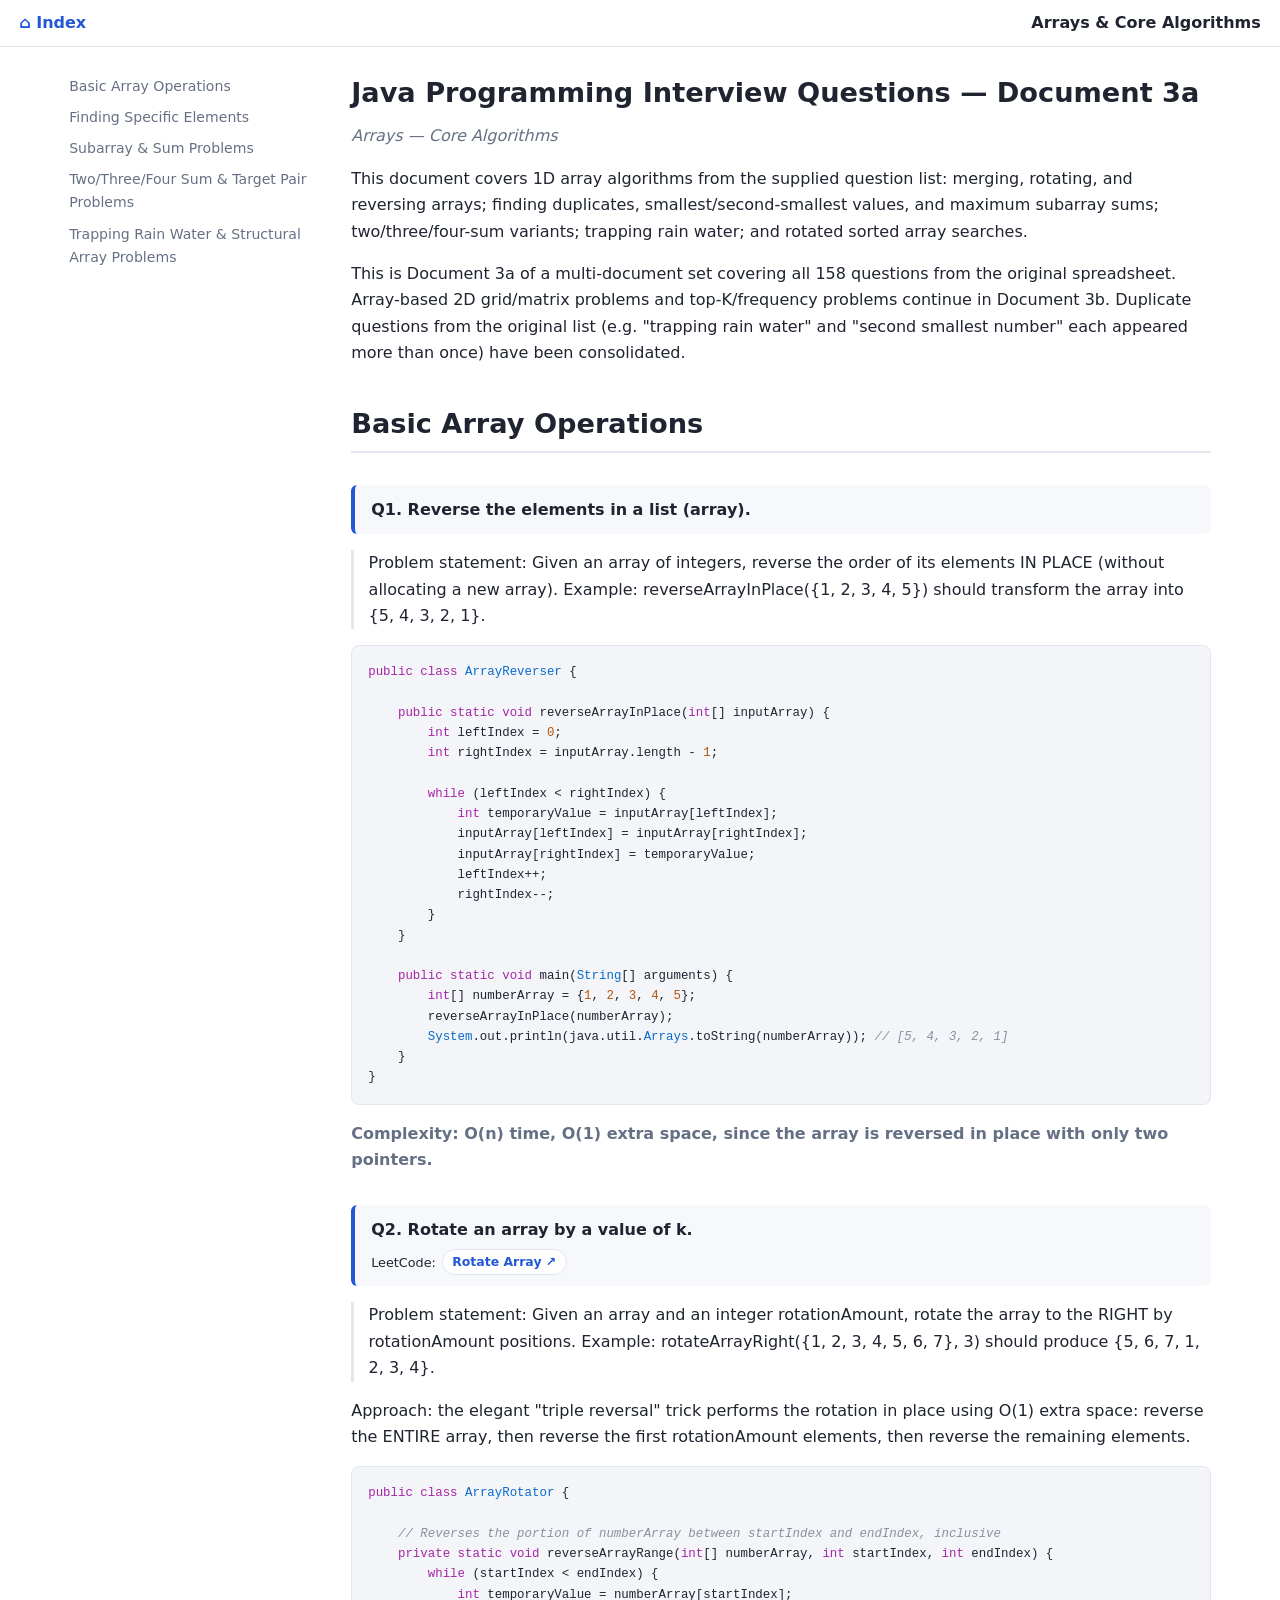
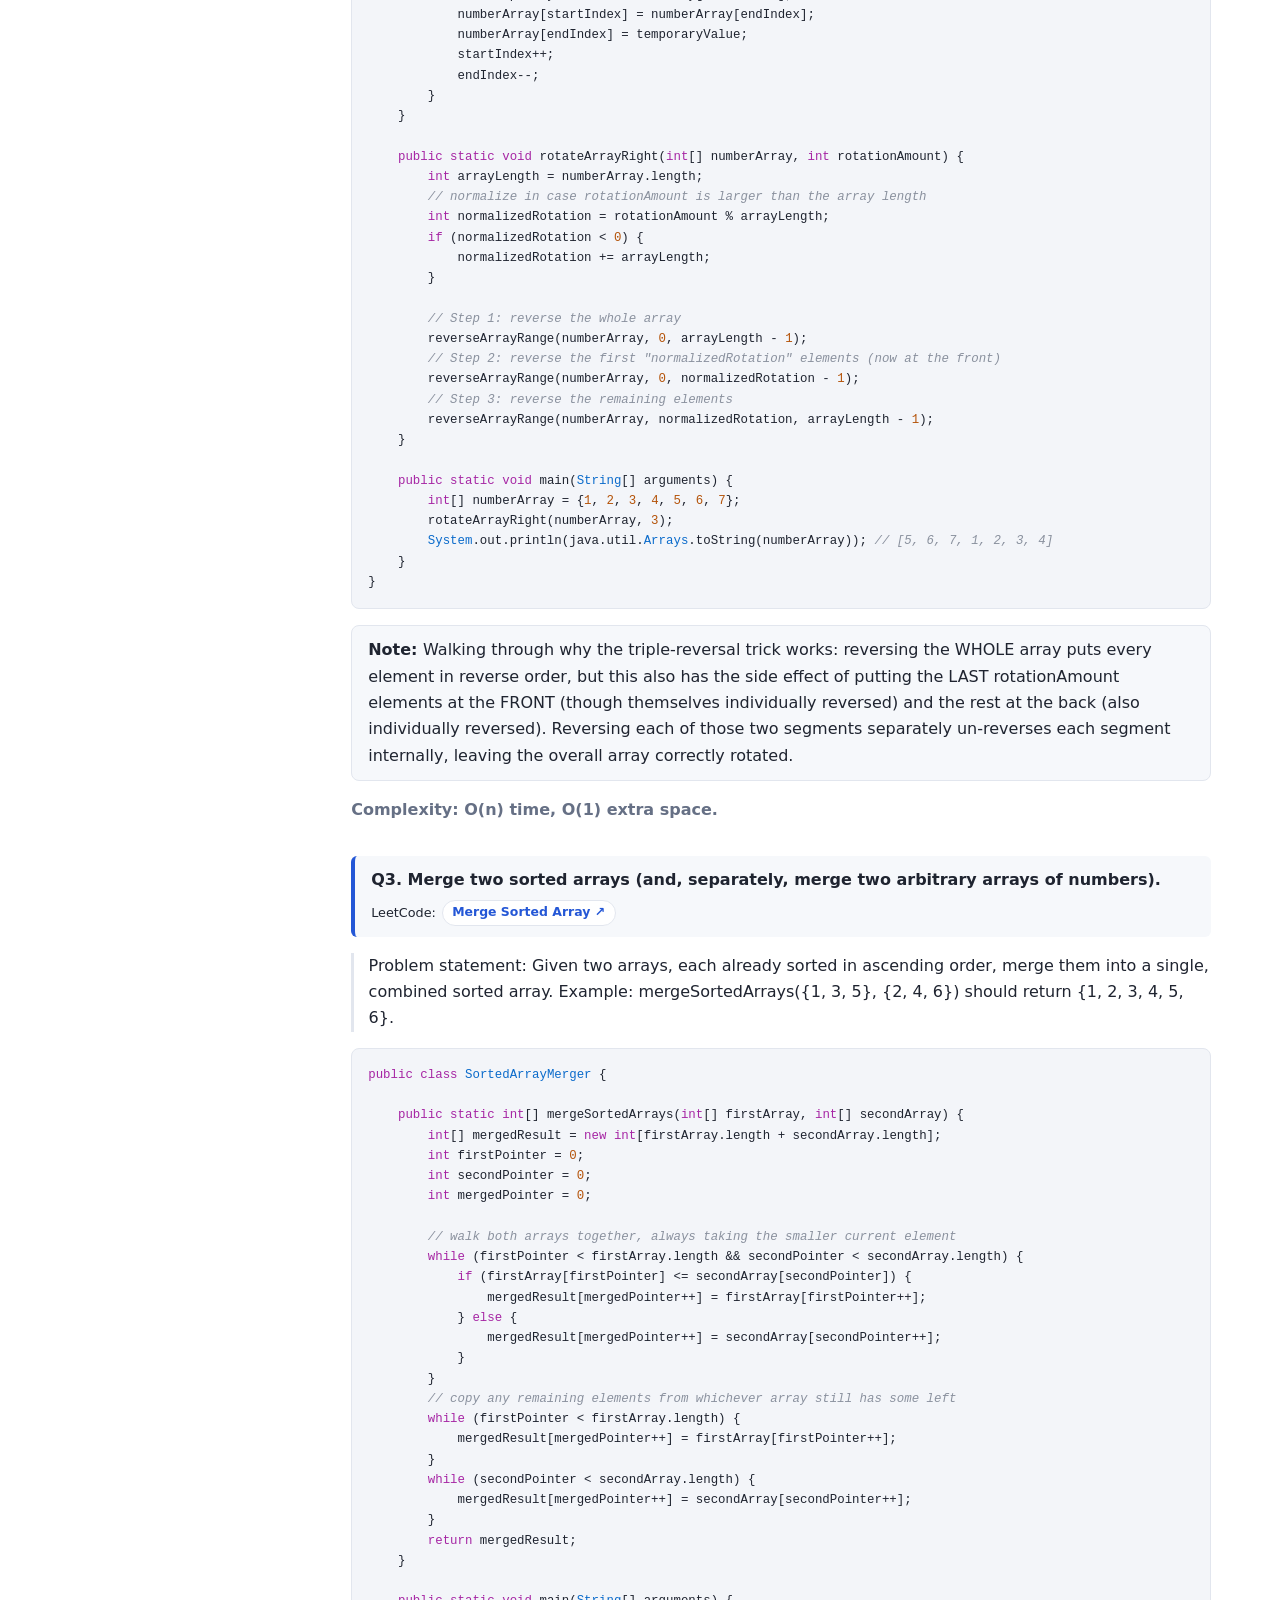
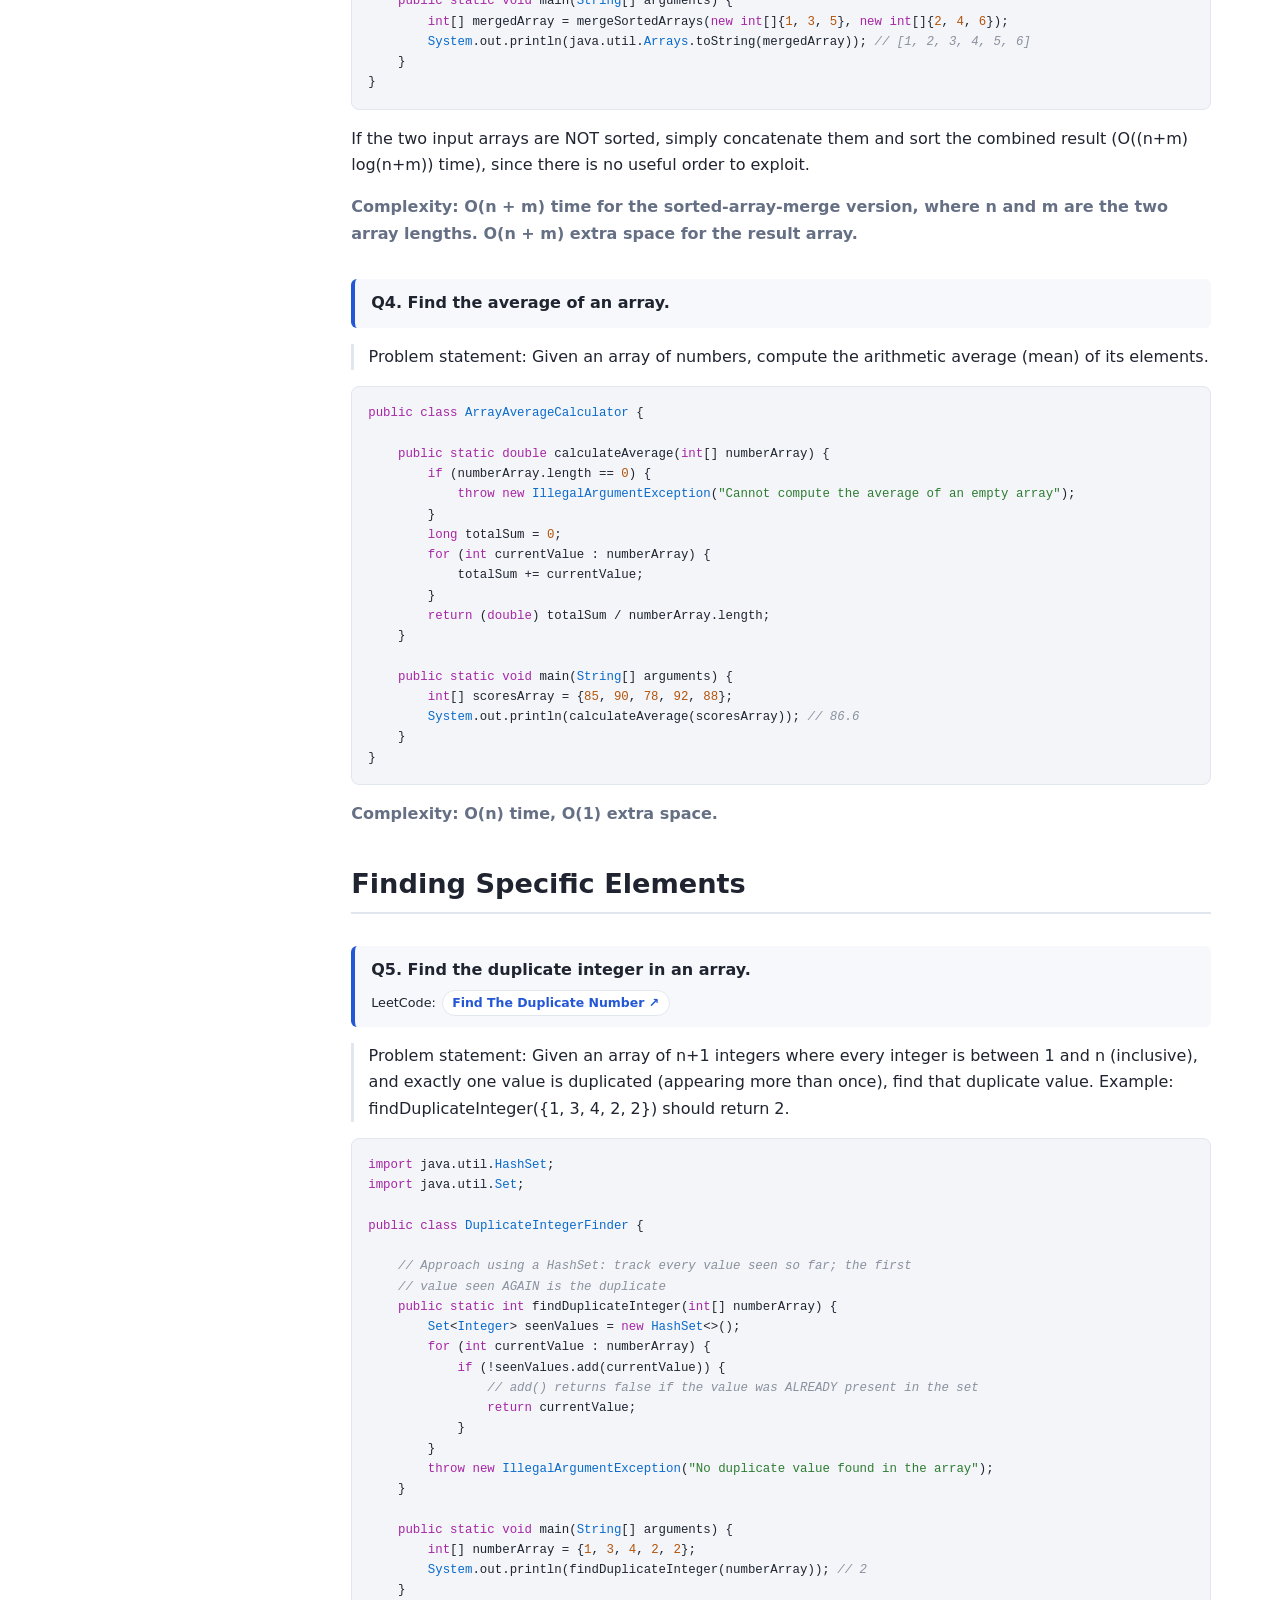
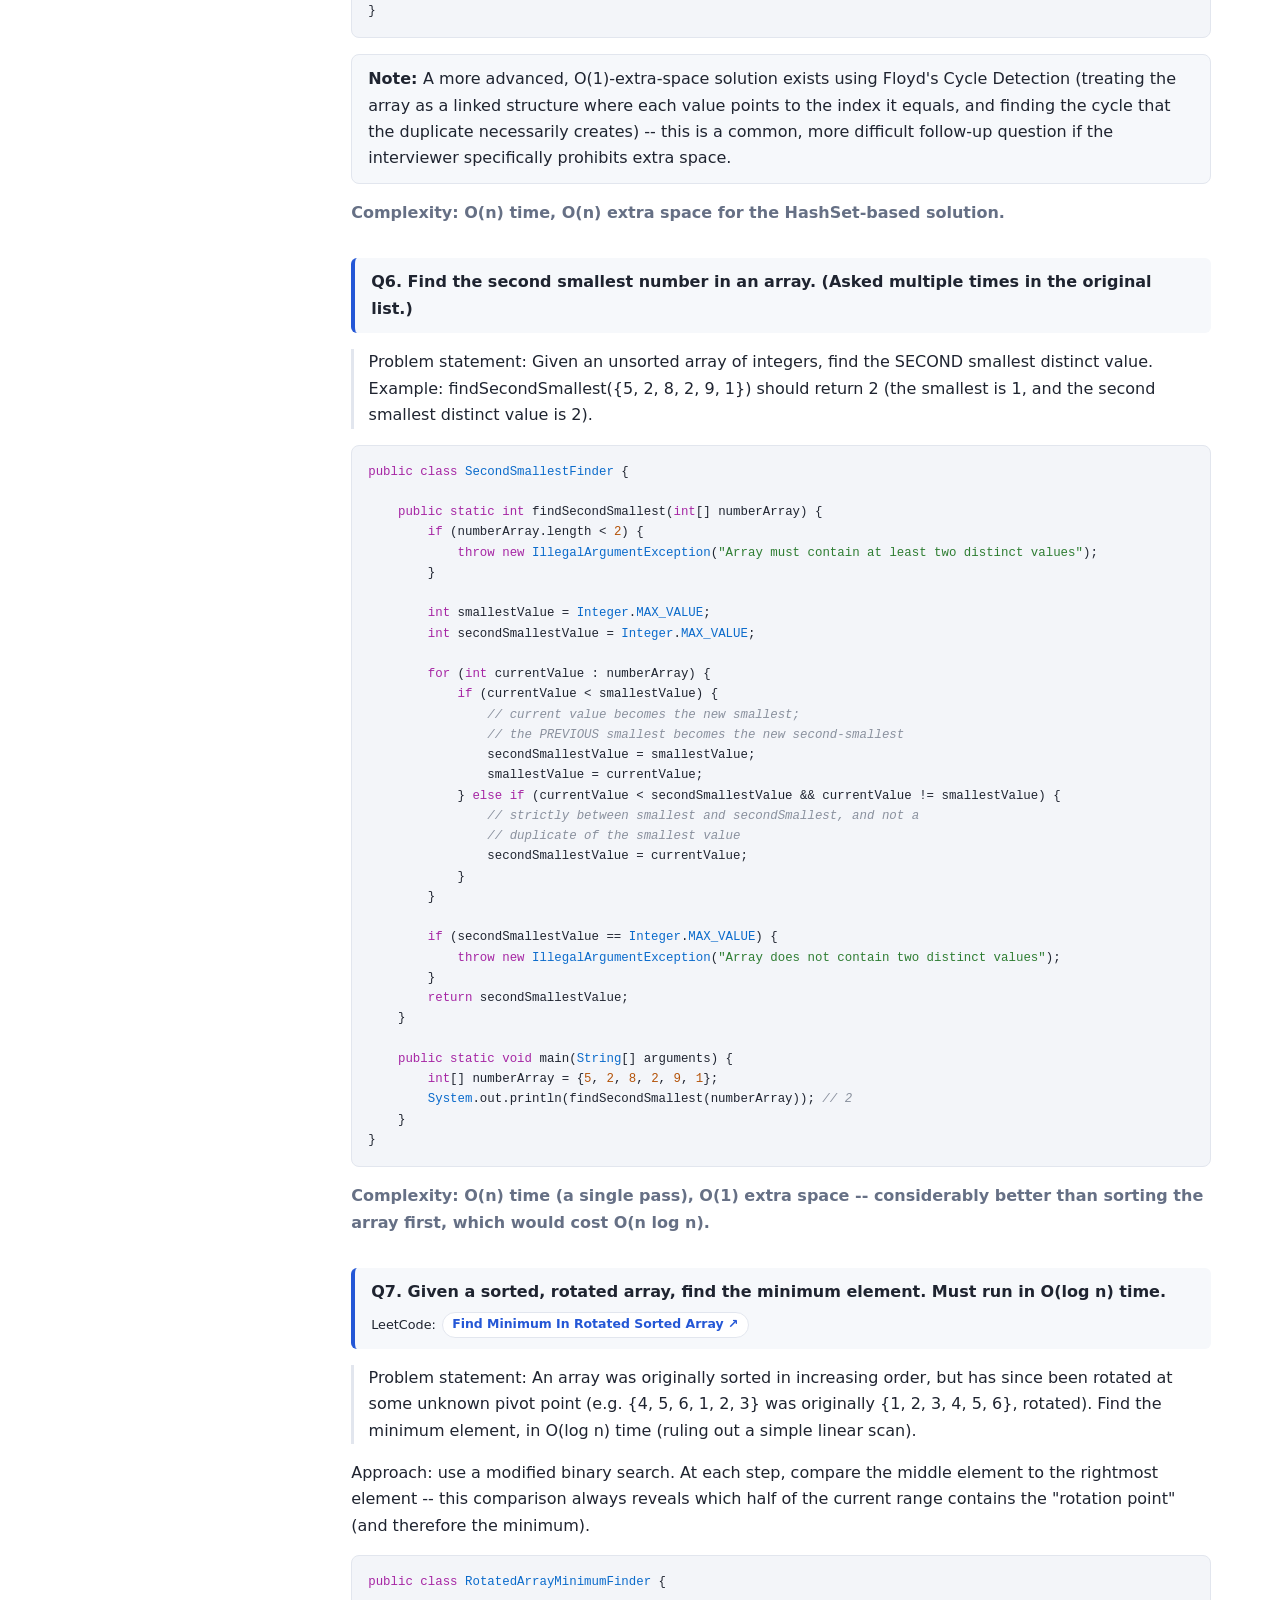
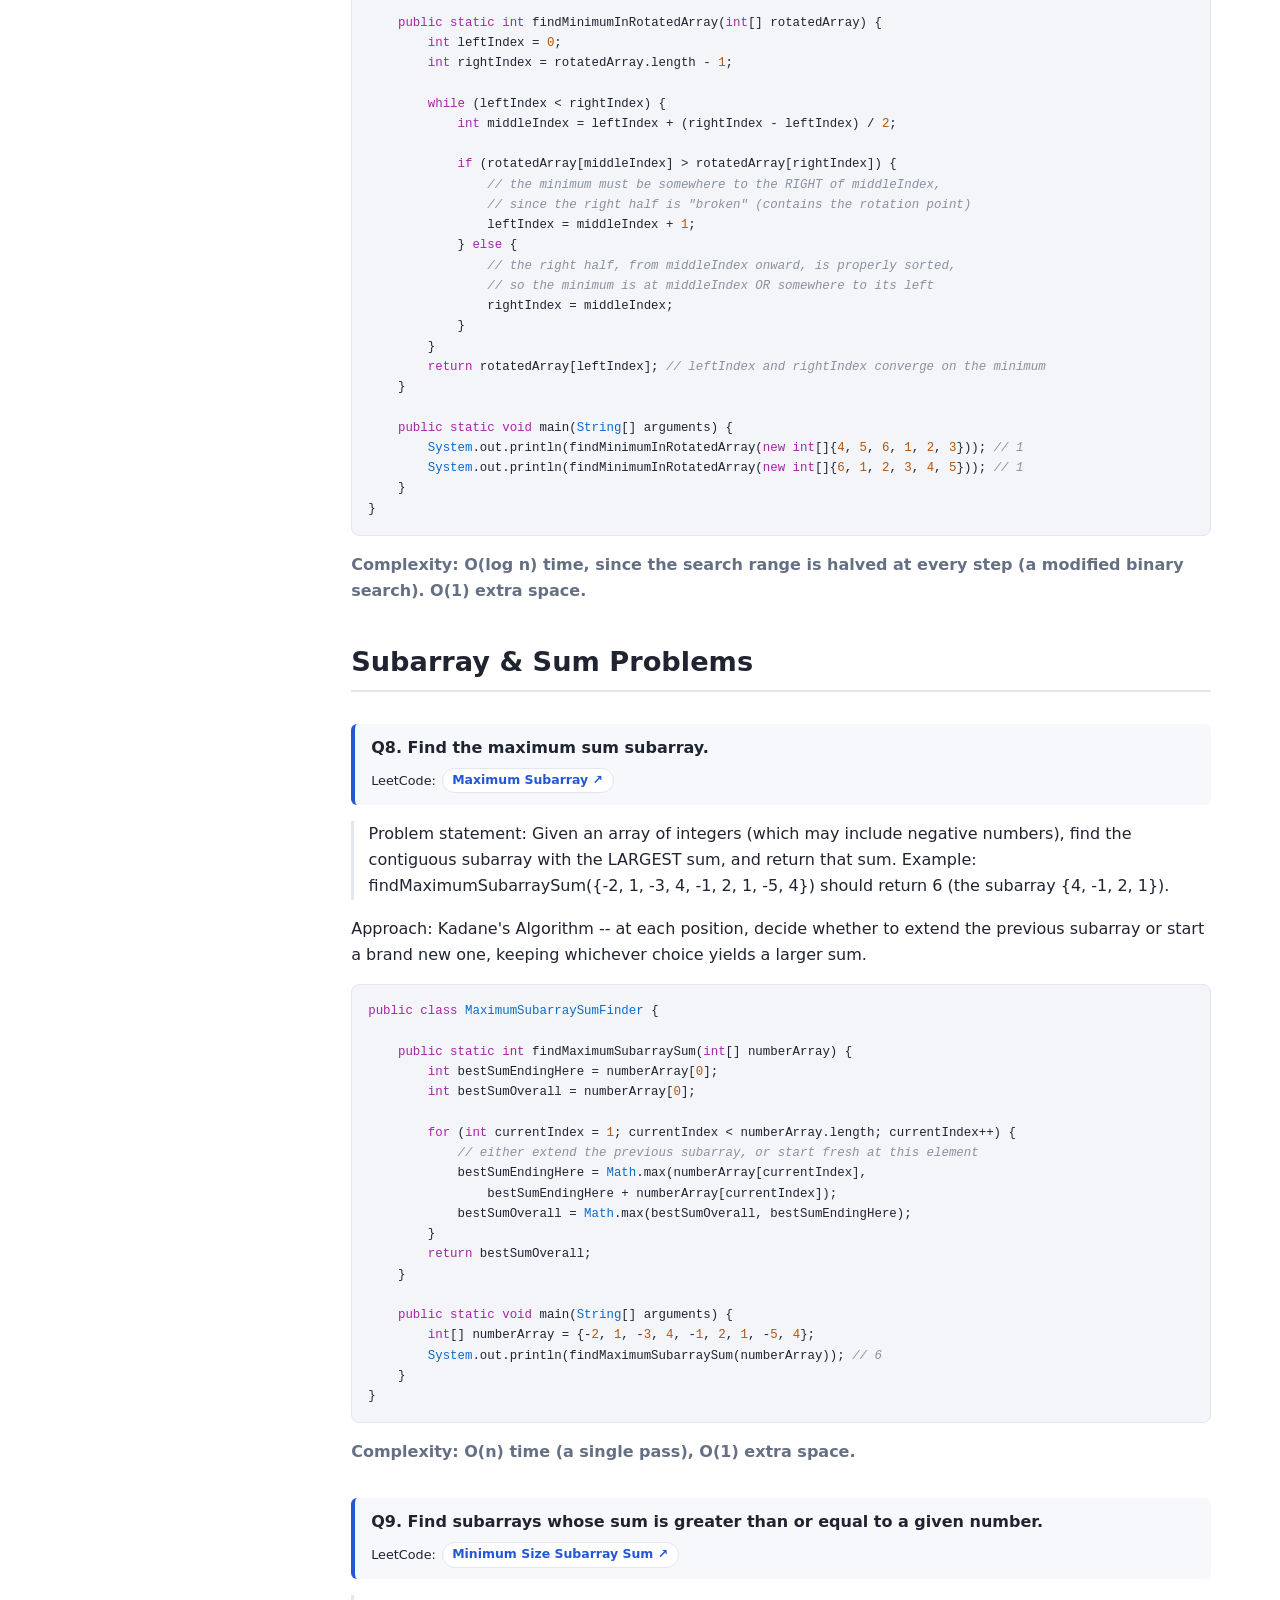
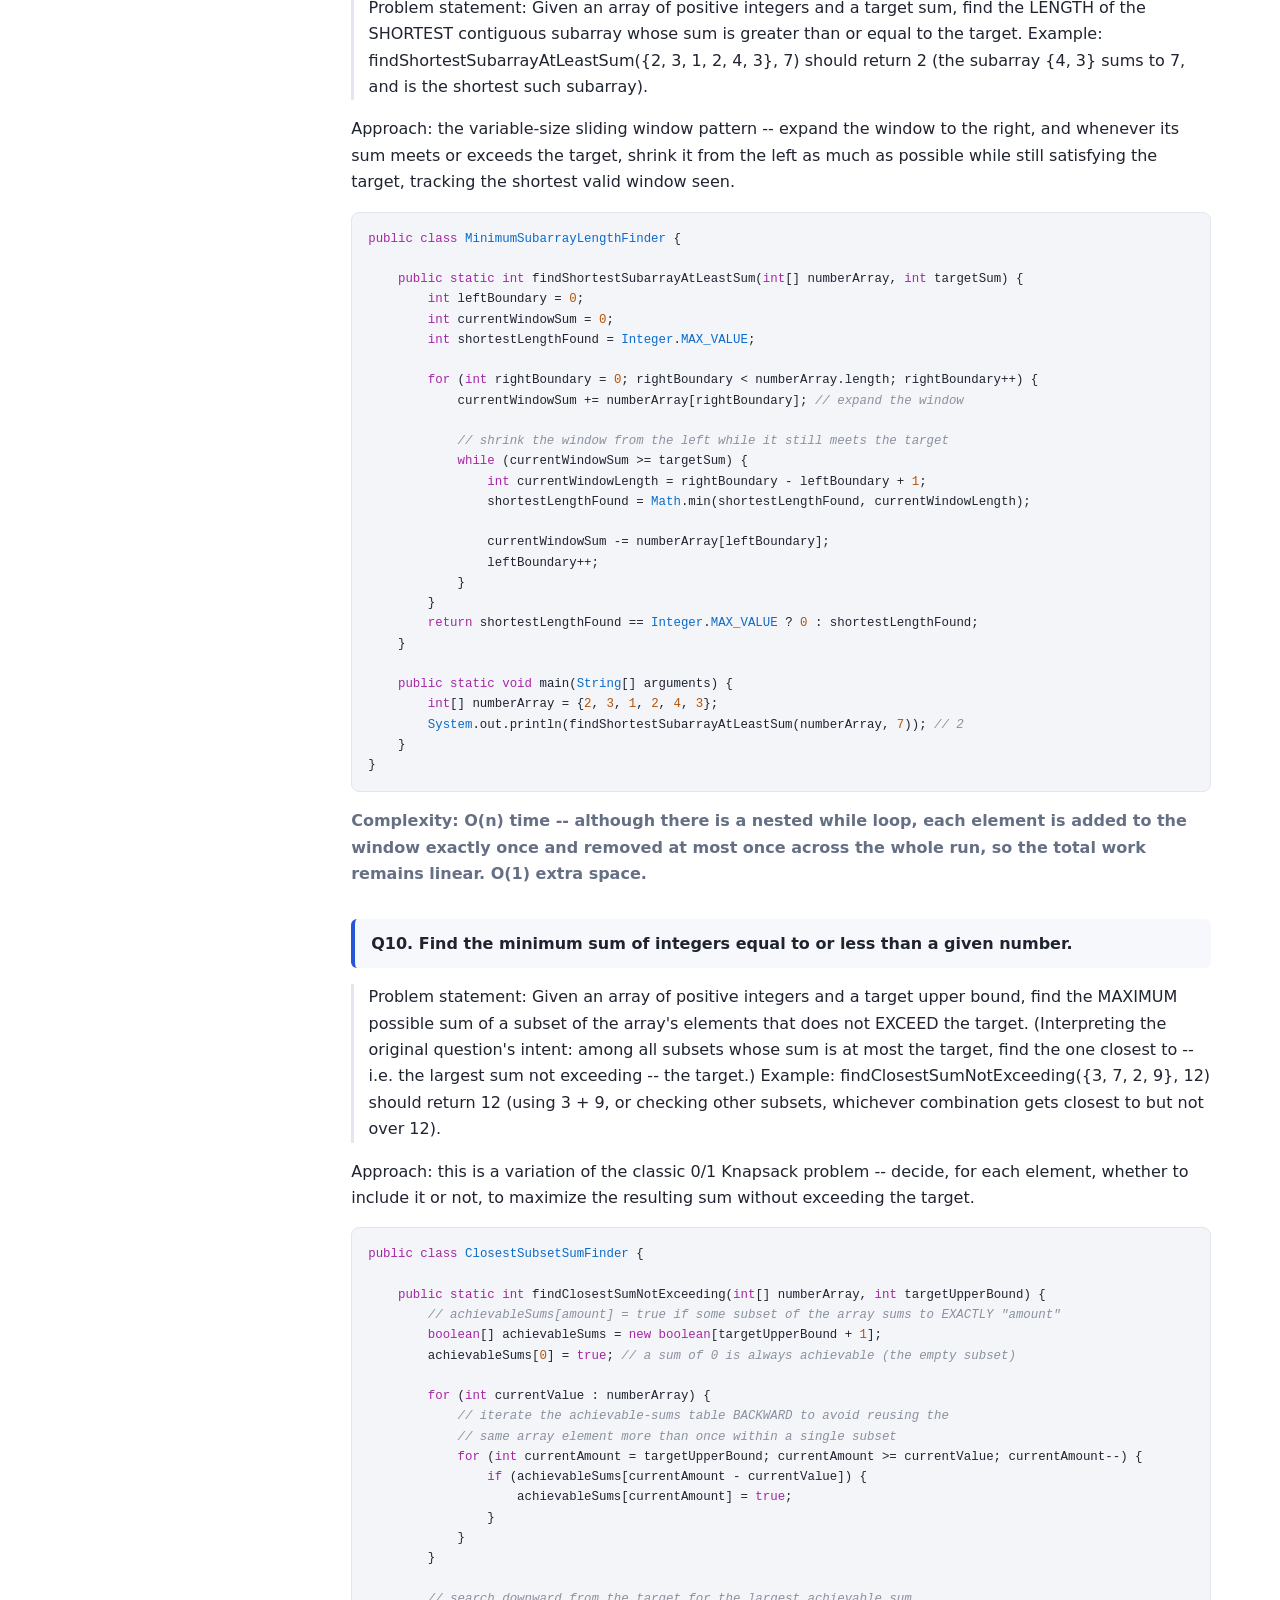
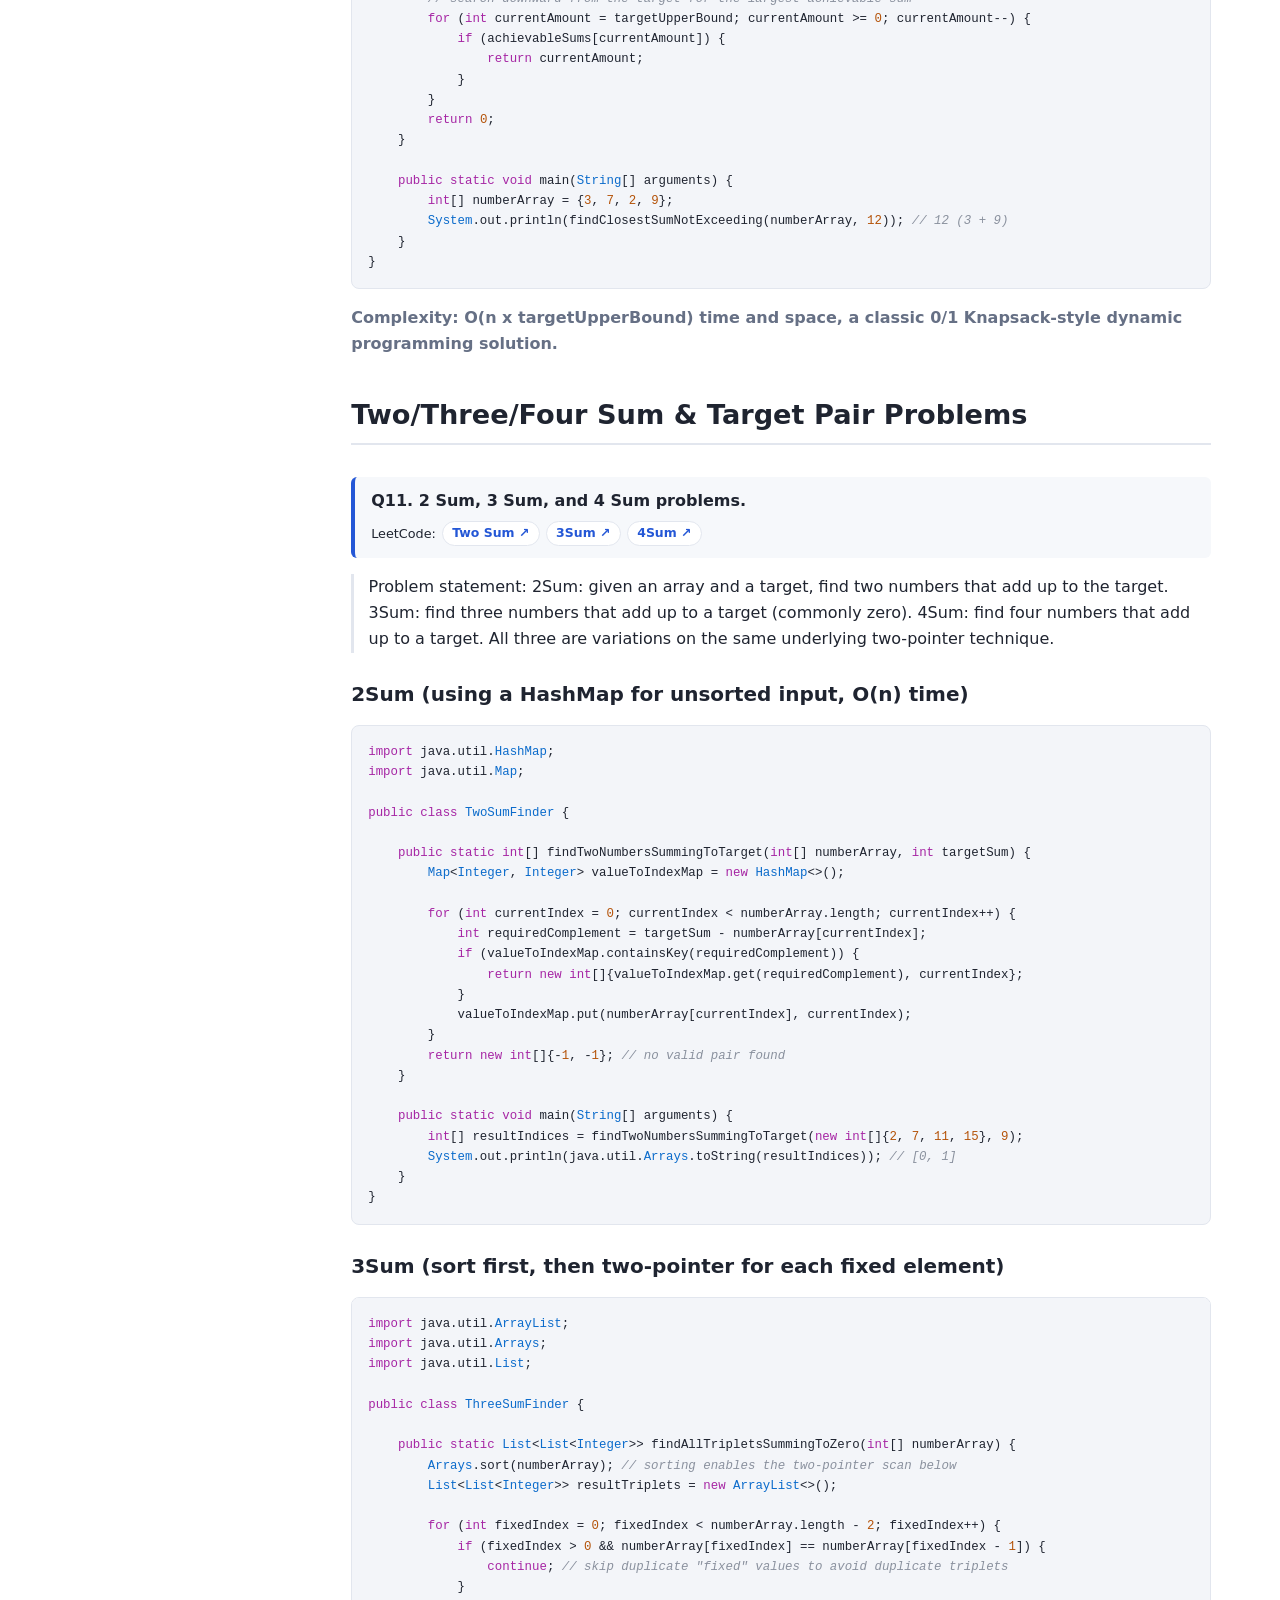
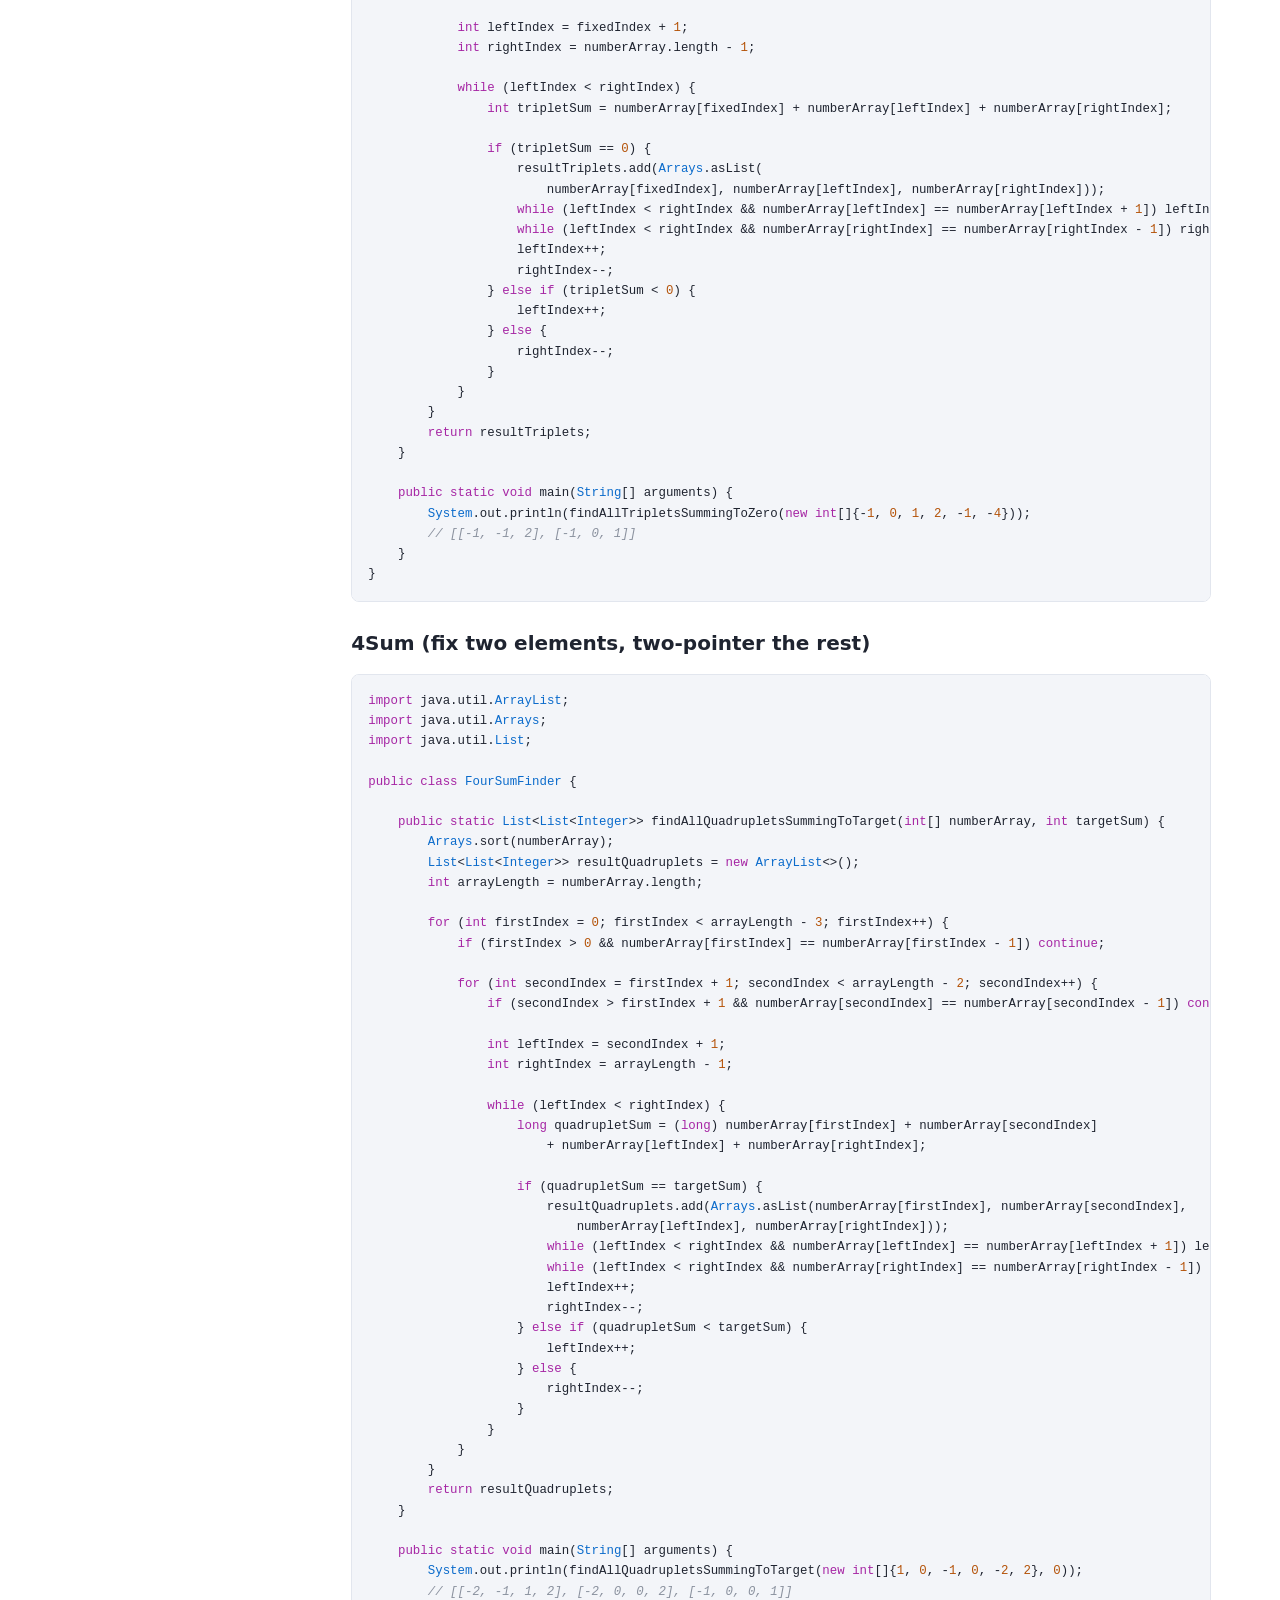
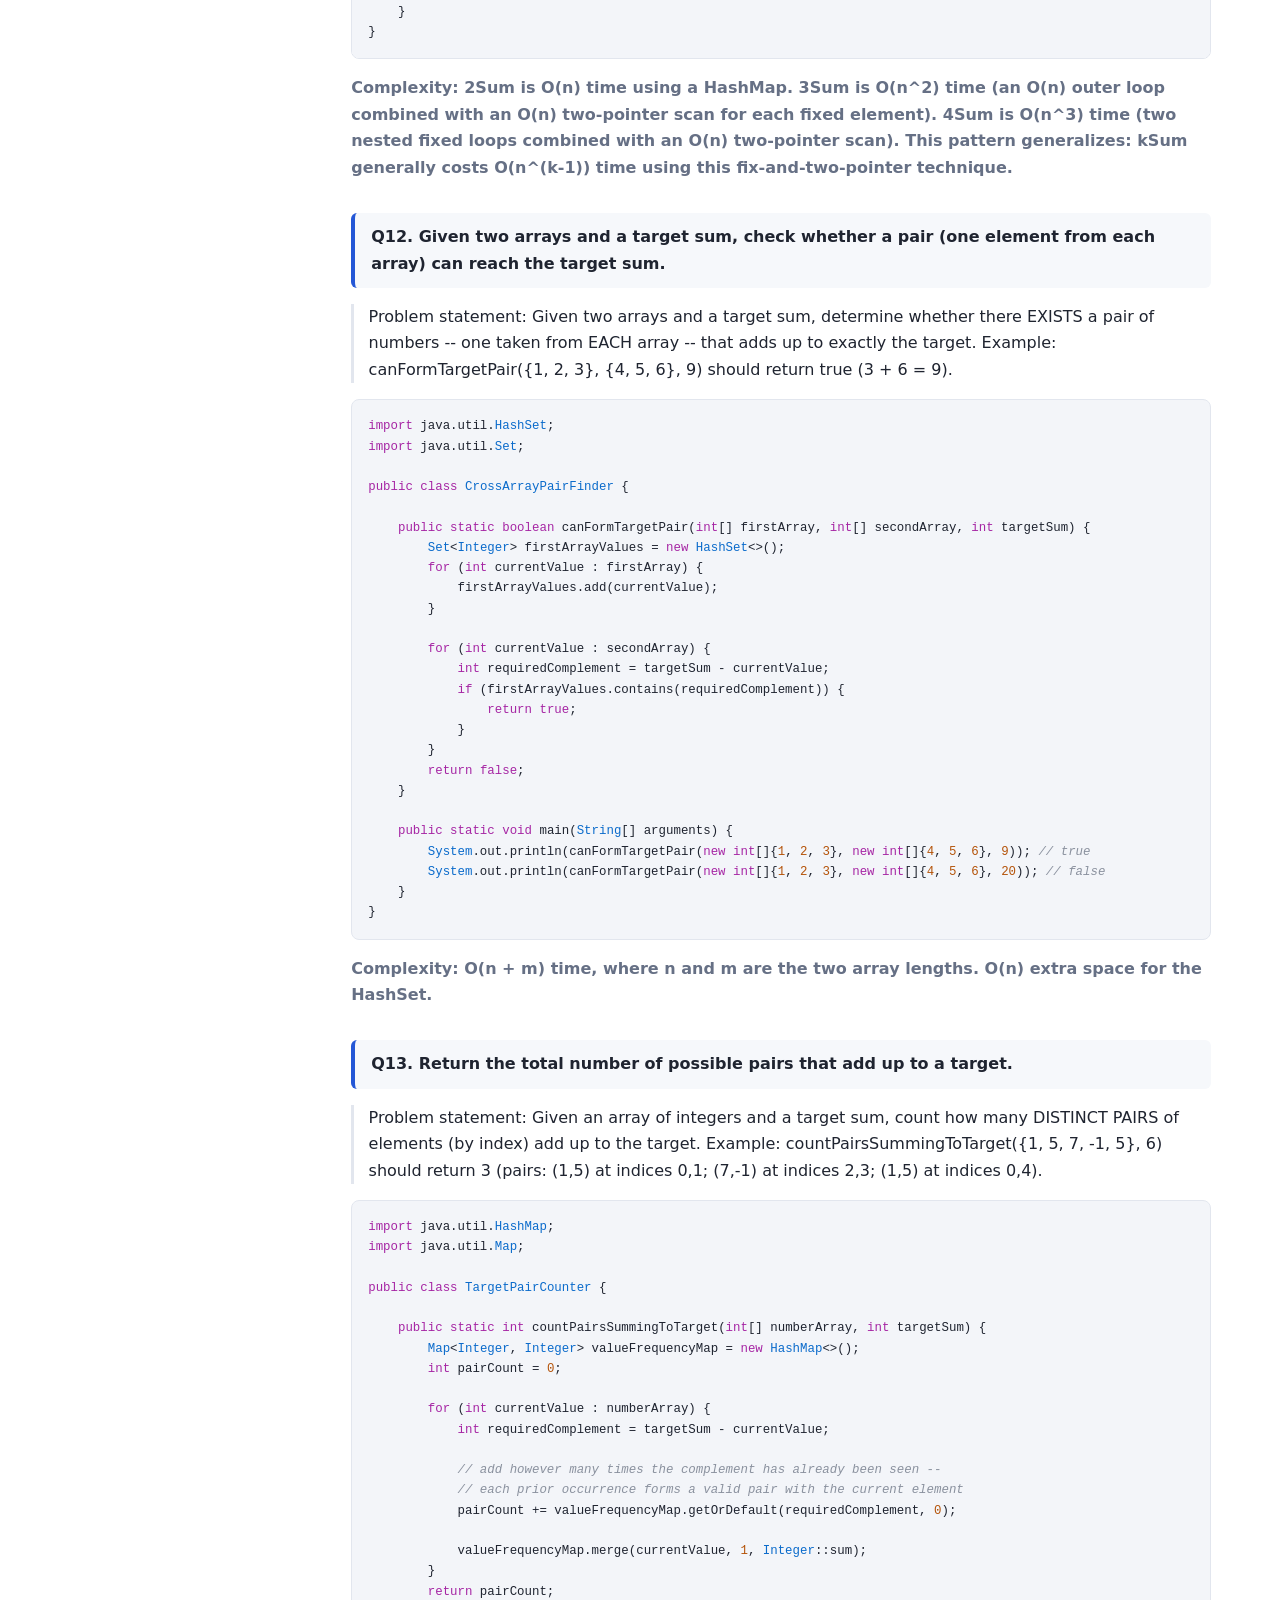
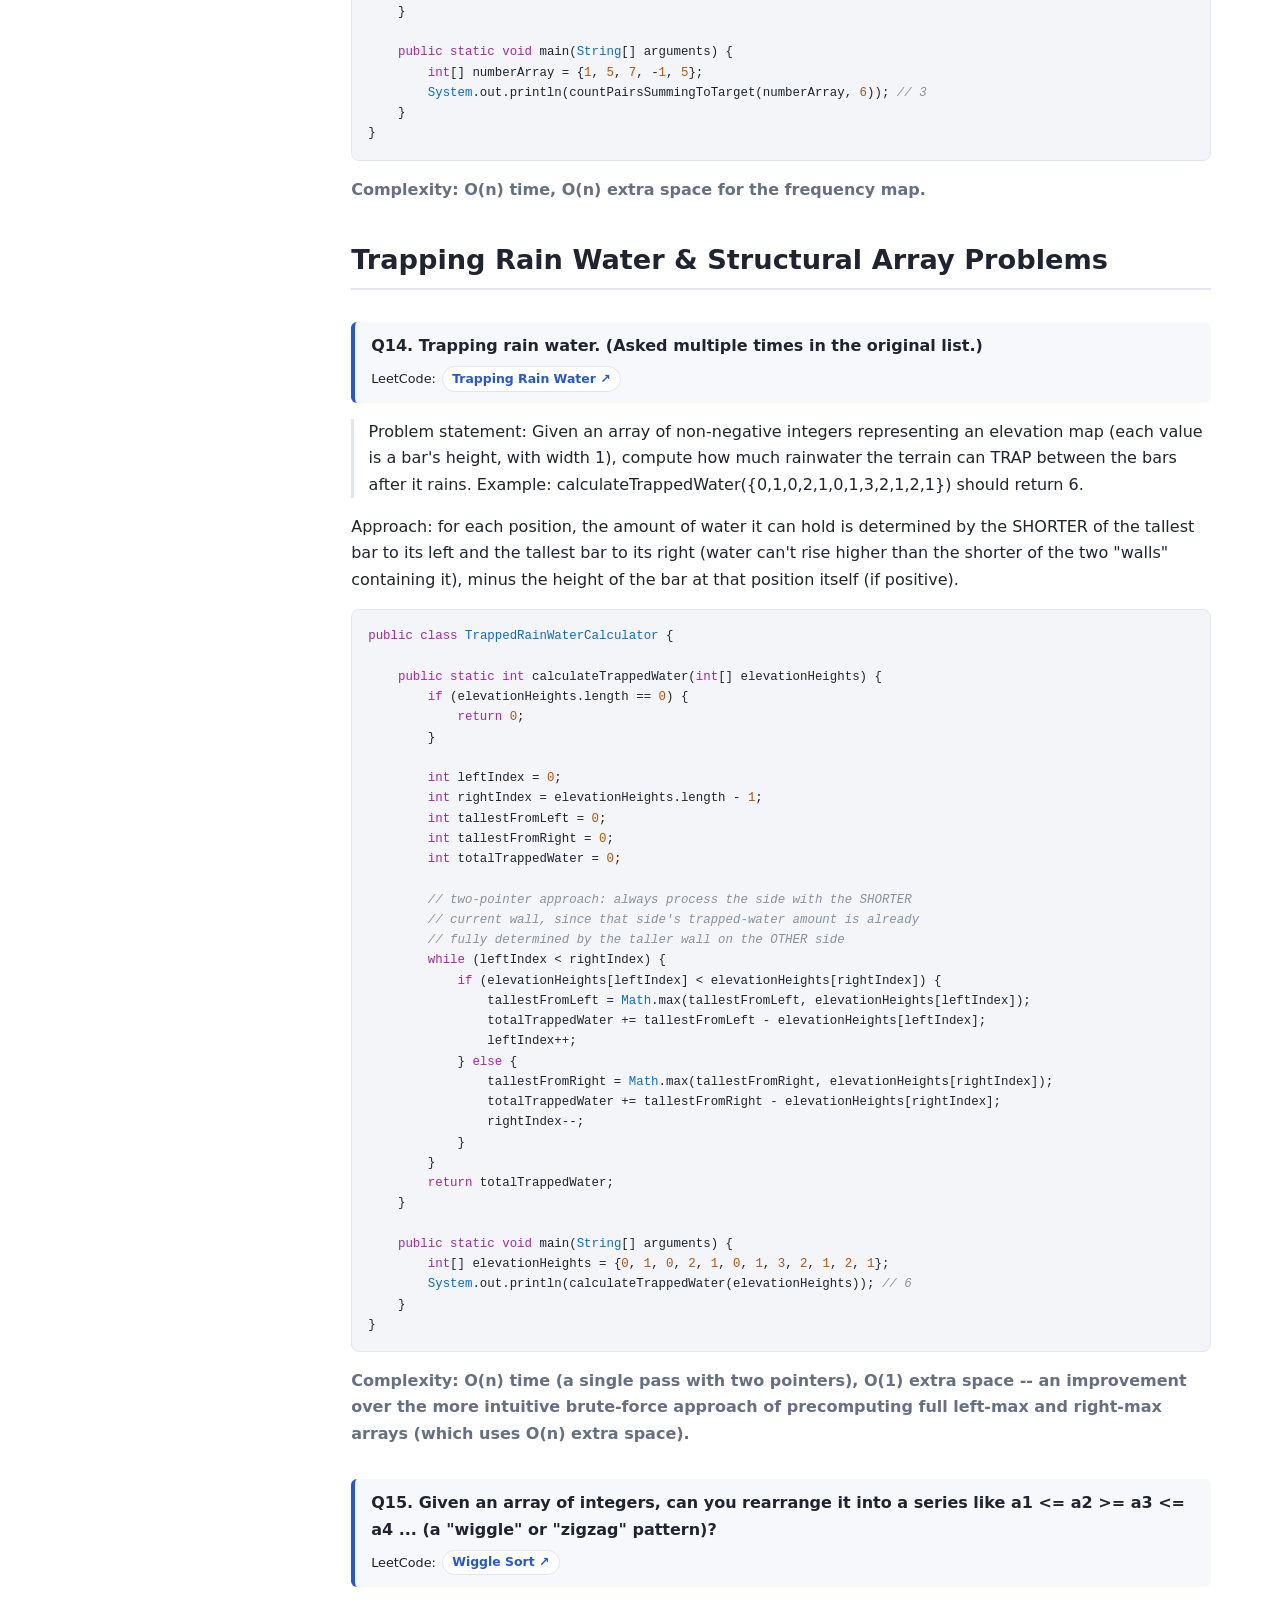
<file: pages/03-arrays-core-algorithms.html>
<!DOCTYPE html><html lang="en"><head><meta charset="utf-8"><meta name="viewport" content="width=device-width,initial-scale=1"><title>Arrays &amp; Core Algorithms</title><link rel="stylesheet" href="../assets/style.css"></head><body>
<header class="top"><a href="../index.html">&#8962; Index</a><span class="sp"></span><strong>Arrays &amp; Core Algorithms</strong></header>
<div class="layout"><nav class="toc"><a href="#basic-array-operations-0">Basic Array Operations</a><a href="#finding-specific-elements-1">Finding Specific Elements</a><a href="#subarray-sum-problems-2">Subarray &amp; Sum Problems</a><a href="#two-three-four-sum-target-pair-problems-3">Two/Three/Four Sum &amp; Target Pair Problems</a><a href="#trapping-rain-water-structural-array-problems-4">Trapping Rain Water &amp; Structural Array Problems</a></nav><main><h1 class="title">Java Programming Interview Questions — Document 3a</h1><p class="sub">Arrays — Core Algorithms</p><p>This document covers 1D array algorithms from the supplied question list: merging, rotating, and reversing arrays; finding duplicates, smallest/second-smallest values, and maximum subarray sums; two/three/four-sum variants; trapping rain water; and rotated sorted array searches.</p>
<p>This is Document 3a of a multi-document set covering all 158 questions from the original spreadsheet. Array-based 2D grid/matrix problems and top-K/frequency problems continue in Document 3b. Duplicate questions from the original list (e.g. &quot;trapping rain water&quot; and &quot;second smallest number&quot; each appeared more than once) have been consolidated.</p>
<h1 id="basic-array-operations-0">Basic Array Operations</h1>
<p class="question"><strong>Q1. Reverse the elements in a list (array).</strong></p>
<p class="problem">Problem statement: Given an array of integers, reverse the order of its elements IN PLACE (without allocating a new array). Example: reverseArrayInPlace({1, 2, 3, 4, 5}) should transform the array into {5, 4, 3, 2, 1}.</p>
<pre><code><span class="k">public</span> <span class="k">class</span> <span class="t">ArrayReverser</span> {
 
    <span class="k">public</span> <span class="k">static</span> <span class="k">void</span> reverseArrayInPlace(<span class="k">int</span>[] inputArray) {
        <span class="k">int</span> leftIndex = <span class="n">0</span>;
        <span class="k">int</span> rightIndex = inputArray.length - <span class="n">1</span>;
 
        <span class="k">while</span> (leftIndex &lt; rightIndex) {
            <span class="k">int</span> temporaryValue = inputArray[leftIndex];
            inputArray[leftIndex] = inputArray[rightIndex];
            inputArray[rightIndex] = temporaryValue;
            leftIndex++;
            rightIndex--;
        }
    }
 
    <span class="k">public</span> <span class="k">static</span> <span class="k">void</span> main(<span class="t">String</span>[] arguments) {
        <span class="k">int</span>[] numberArray = {<span class="n">1</span>, <span class="n">2</span>, <span class="n">3</span>, <span class="n">4</span>, <span class="n">5</span>};
        reverseArrayInPlace(numberArray);
        <span class="t">System</span>.out.println(java.util.<span class="t">Arrays</span>.toString(numberArray)); <span class="c">// [5, 4, 3, 2, 1]</span>
    }
}</code></pre>
<p class="complexity"><strong>Complexity: O(n) time, O(1) extra space, since the array is reversed in place with only two pointers.</strong></p>
<p class="question"><strong>Q2. Rotate an array by a value of k.</strong><br><span class="lcbar">LeetCode: <a class="lc" href="https://leetcode.com/problems/rotate-array/" target="_blank" rel="noopener">Rotate Array &#8599;</a></span></p>
<p class="problem">Problem statement: Given an array and an integer rotationAmount, rotate the array to the RIGHT by rotationAmount positions. Example: rotateArrayRight({1, 2, 3, 4, 5, 6, 7}, 3) should produce {5, 6, 7, 1, 2, 3, 4}.</p>
<p>Approach: the elegant &quot;triple reversal&quot; trick performs the rotation in place using O(1) extra space: reverse the ENTIRE array, then reverse the first rotationAmount elements, then reverse the remaining elements.</p>
<pre><code><span class="k">public</span> <span class="k">class</span> <span class="t">ArrayRotator</span> {
 
    <span class="c">// Reverses the portion of numberArray between startIndex and endIndex, inclusive</span>
    <span class="k">private</span> <span class="k">static</span> <span class="k">void</span> reverseArrayRange(<span class="k">int</span>[] numberArray, <span class="k">int</span> startIndex, <span class="k">int</span> endIndex) {
        <span class="k">while</span> (startIndex &lt; endIndex) {
            <span class="k">int</span> temporaryValue = numberArray[startIndex];
            numberArray[startIndex] = numberArray[endIndex];
            numberArray[endIndex] = temporaryValue;
            startIndex++;
            endIndex--;
        }
    }
 
    <span class="k">public</span> <span class="k">static</span> <span class="k">void</span> rotateArrayRight(<span class="k">int</span>[] numberArray, <span class="k">int</span> rotationAmount) {
        <span class="k">int</span> arrayLength = numberArray.length;
        <span class="c">// normalize in case rotationAmount is larger than the array length</span>
        <span class="k">int</span> normalizedRotation = rotationAmount % arrayLength;
        <span class="k">if</span> (normalizedRotation &lt; <span class="n">0</span>) {
            normalizedRotation += arrayLength;
        }
 
        <span class="c">// Step 1: reverse the whole array</span>
        reverseArrayRange(numberArray, <span class="n">0</span>, arrayLength - <span class="n">1</span>);
        <span class="c">// Step 2: reverse the first &quot;normalizedRotation&quot; elements (now at the front)</span>
        reverseArrayRange(numberArray, <span class="n">0</span>, normalizedRotation - <span class="n">1</span>);
        <span class="c">// Step 3: reverse the remaining elements</span>
        reverseArrayRange(numberArray, normalizedRotation, arrayLength - <span class="n">1</span>);
    }
 
    <span class="k">public</span> <span class="k">static</span> <span class="k">void</span> main(<span class="t">String</span>[] arguments) {
        <span class="k">int</span>[] numberArray = {<span class="n">1</span>, <span class="n">2</span>, <span class="n">3</span>, <span class="n">4</span>, <span class="n">5</span>, <span class="n">6</span>, <span class="n">7</span>};
        rotateArrayRight(numberArray, <span class="n">3</span>);
        <span class="t">System</span>.out.println(java.util.<span class="t">Arrays</span>.toString(numberArray)); <span class="c">// [5, 6, 7, 1, 2, 3, 4]</span>
    }
}</code></pre>
<div class="callout"><strong>Note: </strong>Walking through why the triple-reversal trick works: reversing the WHOLE array puts every element in reverse order, but this also has the side effect of putting the LAST rotationAmount elements at the FRONT (though themselves individually reversed) and the rest at the back (also individually reversed). Reversing each of those two segments separately un-reverses each segment internally, leaving the overall array correctly rotated.</div>
<p class="complexity"><strong>Complexity: O(n) time, O(1) extra space.</strong></p>
<p class="question"><strong>Q3. Merge two sorted arrays (and, separately, merge two arbitrary arrays of numbers).</strong><br><span class="lcbar">LeetCode: <a class="lc" href="https://leetcode.com/problems/merge-sorted-array/" target="_blank" rel="noopener">Merge Sorted Array &#8599;</a></span></p>
<p class="problem">Problem statement: Given two arrays, each already sorted in ascending order, merge them into a single, combined sorted array. Example: mergeSortedArrays({1, 3, 5}, {2, 4, 6}) should return {1, 2, 3, 4, 5, 6}.</p>
<pre><code><span class="k">public</span> <span class="k">class</span> <span class="t">SortedArrayMerger</span> {
 
    <span class="k">public</span> <span class="k">static</span> <span class="k">int</span>[] mergeSortedArrays(<span class="k">int</span>[] firstArray, <span class="k">int</span>[] secondArray) {
        <span class="k">int</span>[] mergedResult = <span class="k">new</span> <span class="k">int</span>[firstArray.length + secondArray.length];
        <span class="k">int</span> firstPointer = <span class="n">0</span>;
        <span class="k">int</span> secondPointer = <span class="n">0</span>;
        <span class="k">int</span> mergedPointer = <span class="n">0</span>;
 
        <span class="c">// walk both arrays together, always taking the smaller current element</span>
        <span class="k">while</span> (firstPointer &lt; firstArray.length &amp;&amp; secondPointer &lt; secondArray.length) {
            <span class="k">if</span> (firstArray[firstPointer] &lt;= secondArray[secondPointer]) {
                mergedResult[mergedPointer++] = firstArray[firstPointer++];
            } <span class="k">else</span> {
                mergedResult[mergedPointer++] = secondArray[secondPointer++];
            }
        }
        <span class="c">// copy any remaining elements from whichever array still has some left</span>
        <span class="k">while</span> (firstPointer &lt; firstArray.length) {
            mergedResult[mergedPointer++] = firstArray[firstPointer++];
        }
        <span class="k">while</span> (secondPointer &lt; secondArray.length) {
            mergedResult[mergedPointer++] = secondArray[secondPointer++];
        }
        <span class="k">return</span> mergedResult;
    }
 
    <span class="k">public</span> <span class="k">static</span> <span class="k">void</span> main(<span class="t">String</span>[] arguments) {
        <span class="k">int</span>[] mergedArray = mergeSortedArrays(<span class="k">new</span> <span class="k">int</span>[]{<span class="n">1</span>, <span class="n">3</span>, <span class="n">5</span>}, <span class="k">new</span> <span class="k">int</span>[]{<span class="n">2</span>, <span class="n">4</span>, <span class="n">6</span>});
        <span class="t">System</span>.out.println(java.util.<span class="t">Arrays</span>.toString(mergedArray)); <span class="c">// [1, 2, 3, 4, 5, 6]</span>
    }
}</code></pre>
<p>If the two input arrays are NOT sorted, simply concatenate them and sort the combined result (O((n+m) log(n+m)) time), since there is no useful order to exploit.</p>
<p class="complexity"><strong>Complexity: O(n + m) time for the sorted-array-merge version, where n and m are the two array lengths. O(n + m) extra space for the result array.</strong></p>
<p class="question"><strong>Q4. Find the average of an array.</strong></p>
<p class="problem">Problem statement: Given an array of numbers, compute the arithmetic average (mean) of its elements.</p>
<pre><code><span class="k">public</span> <span class="k">class</span> <span class="t">ArrayAverageCalculator</span> {
 
    <span class="k">public</span> <span class="k">static</span> <span class="k">double</span> calculateAverage(<span class="k">int</span>[] numberArray) {
        <span class="k">if</span> (numberArray.length == <span class="n">0</span>) {
            <span class="k">throw</span> <span class="k">new</span> <span class="t">IllegalArgumentException</span>(<span class="s">&quot;Cannot compute the average of an empty array&quot;</span>);
        }
        <span class="k">long</span> totalSum = <span class="n">0</span>;
        <span class="k">for</span> (<span class="k">int</span> currentValue : numberArray) {
            totalSum += currentValue;
        }
        <span class="k">return</span> (<span class="k">double</span>) totalSum / numberArray.length;
    }
 
    <span class="k">public</span> <span class="k">static</span> <span class="k">void</span> main(<span class="t">String</span>[] arguments) {
        <span class="k">int</span>[] scoresArray = {<span class="n">85</span>, <span class="n">90</span>, <span class="n">78</span>, <span class="n">92</span>, <span class="n">88</span>};
        <span class="t">System</span>.out.println(calculateAverage(scoresArray)); <span class="c">// 86.6</span>
    }
}</code></pre>
<p class="complexity"><strong>Complexity: O(n) time, O(1) extra space.</strong></p>
<h1 id="finding-specific-elements-1">Finding Specific Elements</h1>
<p class="question"><strong>Q5. Find the duplicate integer in an array.</strong><br><span class="lcbar">LeetCode: <a class="lc" href="https://leetcode.com/problems/find-the-duplicate-number/" target="_blank" rel="noopener">Find The Duplicate Number &#8599;</a></span></p>
<p class="problem">Problem statement: Given an array of n+1 integers where every integer is between 1 and n (inclusive), and exactly one value is duplicated (appearing more than once), find that duplicate value. Example: findDuplicateInteger({1, 3, 4, 2, 2}) should return 2.</p>
<pre><code><span class="k">import</span> java.util.<span class="t">HashSet</span>;
<span class="k">import</span> java.util.<span class="t">Set</span>;
 
<span class="k">public</span> <span class="k">class</span> <span class="t">DuplicateIntegerFinder</span> {
 
    <span class="c">// Approach using a HashSet: track every value seen so far; the first</span>
    <span class="c">// value seen AGAIN is the duplicate</span>
    <span class="k">public</span> <span class="k">static</span> <span class="k">int</span> findDuplicateInteger(<span class="k">int</span>[] numberArray) {
        <span class="t">Set</span>&lt;<span class="t">Integer</span>&gt; seenValues = <span class="k">new</span> <span class="t">HashSet</span>&lt;&gt;();
        <span class="k">for</span> (<span class="k">int</span> currentValue : numberArray) {
            <span class="k">if</span> (!seenValues.add(currentValue)) {
                <span class="c">// add() returns false if the value was ALREADY present in the set</span>
                <span class="k">return</span> currentValue;
            }
        }
        <span class="k">throw</span> <span class="k">new</span> <span class="t">IllegalArgumentException</span>(<span class="s">&quot;No duplicate value found in the array&quot;</span>);
    }
 
    <span class="k">public</span> <span class="k">static</span> <span class="k">void</span> main(<span class="t">String</span>[] arguments) {
        <span class="k">int</span>[] numberArray = {<span class="n">1</span>, <span class="n">3</span>, <span class="n">4</span>, <span class="n">2</span>, <span class="n">2</span>};
        <span class="t">System</span>.out.println(findDuplicateInteger(numberArray)); <span class="c">// 2</span>
    }
}</code></pre>
<div class="callout"><strong>Note: </strong>A more advanced, O(1)-extra-space solution exists using Floyd&#x27;s Cycle Detection (treating the array as a linked structure where each value points to the index it equals, and finding the cycle that the duplicate necessarily creates) -- this is a common, more difficult follow-up question if the interviewer specifically prohibits extra space.</div>
<p class="complexity"><strong>Complexity: O(n) time, O(n) extra space for the HashSet-based solution.</strong></p>
<p class="question"><strong>Q6. Find the second smallest number in an array. (Asked multiple times in the original list.)</strong></p>
<p class="problem">Problem statement: Given an unsorted array of integers, find the SECOND smallest distinct value. Example: findSecondSmallest({5, 2, 8, 2, 9, 1}) should return 2 (the smallest is 1, and the second smallest distinct value is 2).</p>
<pre><code><span class="k">public</span> <span class="k">class</span> <span class="t">SecondSmallestFinder</span> {
 
    <span class="k">public</span> <span class="k">static</span> <span class="k">int</span> findSecondSmallest(<span class="k">int</span>[] numberArray) {
        <span class="k">if</span> (numberArray.length &lt; <span class="n">2</span>) {
            <span class="k">throw</span> <span class="k">new</span> <span class="t">IllegalArgumentException</span>(<span class="s">&quot;Array must contain at least two distinct values&quot;</span>);
        }
 
        <span class="k">int</span> smallestValue = <span class="t">Integer</span>.<span class="t">MAX_VALUE</span>;
        <span class="k">int</span> secondSmallestValue = <span class="t">Integer</span>.<span class="t">MAX_VALUE</span>;
 
        <span class="k">for</span> (<span class="k">int</span> currentValue : numberArray) {
            <span class="k">if</span> (currentValue &lt; smallestValue) {
                <span class="c">// current value becomes the new smallest;</span>
                <span class="c">// the PREVIOUS smallest becomes the new second-smallest</span>
                secondSmallestValue = smallestValue;
                smallestValue = currentValue;
            } <span class="k">else</span> <span class="k">if</span> (currentValue &lt; secondSmallestValue &amp;&amp; currentValue != smallestValue) {
                <span class="c">// strictly between smallest and secondSmallest, and not a</span>
                <span class="c">// duplicate of the smallest value</span>
                secondSmallestValue = currentValue;
            }
        }
 
        <span class="k">if</span> (secondSmallestValue == <span class="t">Integer</span>.<span class="t">MAX_VALUE</span>) {
            <span class="k">throw</span> <span class="k">new</span> <span class="t">IllegalArgumentException</span>(<span class="s">&quot;Array does not contain two distinct values&quot;</span>);
        }
        <span class="k">return</span> secondSmallestValue;
    }
 
    <span class="k">public</span> <span class="k">static</span> <span class="k">void</span> main(<span class="t">String</span>[] arguments) {
        <span class="k">int</span>[] numberArray = {<span class="n">5</span>, <span class="n">2</span>, <span class="n">8</span>, <span class="n">2</span>, <span class="n">9</span>, <span class="n">1</span>};
        <span class="t">System</span>.out.println(findSecondSmallest(numberArray)); <span class="c">// 2</span>
    }
}</code></pre>
<p class="complexity"><strong>Complexity: O(n) time (a single pass), O(1) extra space -- considerably better than sorting the array first, which would cost O(n log n).</strong></p>
<p class="question"><strong>Q7. Given a sorted, rotated array, find the minimum element. Must run in O(log n) time.</strong><br><span class="lcbar">LeetCode: <a class="lc" href="https://leetcode.com/problems/find-minimum-in-rotated-sorted-array/" target="_blank" rel="noopener">Find Minimum In Rotated Sorted Array &#8599;</a></span></p>
<p class="problem">Problem statement: An array was originally sorted in increasing order, but has since been rotated at some unknown pivot point (e.g. {4, 5, 6, 1, 2, 3} was originally {1, 2, 3, 4, 5, 6}, rotated). Find the minimum element, in O(log n) time (ruling out a simple linear scan).</p>
<p>Approach: use a modified binary search. At each step, compare the middle element to the rightmost element -- this comparison always reveals which half of the current range contains the &quot;rotation point&quot; (and therefore the minimum).</p>
<pre><code><span class="k">public</span> <span class="k">class</span> <span class="t">RotatedArrayMinimumFinder</span> {
 
    <span class="k">public</span> <span class="k">static</span> <span class="k">int</span> findMinimumInRotatedArray(<span class="k">int</span>[] rotatedArray) {
        <span class="k">int</span> leftIndex = <span class="n">0</span>;
        <span class="k">int</span> rightIndex = rotatedArray.length - <span class="n">1</span>;
 
        <span class="k">while</span> (leftIndex &lt; rightIndex) {
            <span class="k">int</span> middleIndex = leftIndex + (rightIndex - leftIndex) / <span class="n">2</span>;
 
            <span class="k">if</span> (rotatedArray[middleIndex] &gt; rotatedArray[rightIndex]) {
                <span class="c">// the minimum must be somewhere to the RIGHT of middleIndex,</span>
                <span class="c">// since the right half is &quot;broken&quot; (contains the rotation point)</span>
                leftIndex = middleIndex + <span class="n">1</span>;
            } <span class="k">else</span> {
                <span class="c">// the right half, from middleIndex onward, is properly sorted,</span>
                <span class="c">// so the minimum is at middleIndex OR somewhere to its left</span>
                rightIndex = middleIndex;
            }
        }
        <span class="k">return</span> rotatedArray[leftIndex]; <span class="c">// leftIndex and rightIndex converge on the minimum</span>
    }
 
    <span class="k">public</span> <span class="k">static</span> <span class="k">void</span> main(<span class="t">String</span>[] arguments) {
        <span class="t">System</span>.out.println(findMinimumInRotatedArray(<span class="k">new</span> <span class="k">int</span>[]{<span class="n">4</span>, <span class="n">5</span>, <span class="n">6</span>, <span class="n">1</span>, <span class="n">2</span>, <span class="n">3</span>})); <span class="c">// 1</span>
        <span class="t">System</span>.out.println(findMinimumInRotatedArray(<span class="k">new</span> <span class="k">int</span>[]{<span class="n">6</span>, <span class="n">1</span>, <span class="n">2</span>, <span class="n">3</span>, <span class="n">4</span>, <span class="n">5</span>})); <span class="c">// 1</span>
    }
}</code></pre>
<p class="complexity"><strong>Complexity: O(log n) time, since the search range is halved at every step (a modified binary search). O(1) extra space.</strong></p>
<h1 id="subarray-sum-problems-2">Subarray &amp; Sum Problems</h1>
<p class="question"><strong>Q8. Find the maximum sum subarray.</strong><br><span class="lcbar">LeetCode: <a class="lc" href="https://leetcode.com/problems/maximum-subarray/" target="_blank" rel="noopener">Maximum Subarray &#8599;</a></span></p>
<p class="problem">Problem statement: Given an array of integers (which may include negative numbers), find the contiguous subarray with the LARGEST sum, and return that sum. Example: findMaximumSubarraySum({-2, 1, -3, 4, -1, 2, 1, -5, 4}) should return 6 (the subarray {4, -1, 2, 1}).</p>
<p>Approach: Kadane&#x27;s Algorithm -- at each position, decide whether to extend the previous subarray or start a brand new one, keeping whichever choice yields a larger sum.</p>
<pre><code><span class="k">public</span> <span class="k">class</span> <span class="t">MaximumSubarraySumFinder</span> {
 
    <span class="k">public</span> <span class="k">static</span> <span class="k">int</span> findMaximumSubarraySum(<span class="k">int</span>[] numberArray) {
        <span class="k">int</span> bestSumEndingHere = numberArray[<span class="n">0</span>];
        <span class="k">int</span> bestSumOverall = numberArray[<span class="n">0</span>];
 
        <span class="k">for</span> (<span class="k">int</span> currentIndex = <span class="n">1</span>; currentIndex &lt; numberArray.length; currentIndex++) {
            <span class="c">// either extend the previous subarray, or start fresh at this element</span>
            bestSumEndingHere = <span class="t">Math</span>.max(numberArray[currentIndex],
                bestSumEndingHere + numberArray[currentIndex]);
            bestSumOverall = <span class="t">Math</span>.max(bestSumOverall, bestSumEndingHere);
        }
        <span class="k">return</span> bestSumOverall;
    }
 
    <span class="k">public</span> <span class="k">static</span> <span class="k">void</span> main(<span class="t">String</span>[] arguments) {
        <span class="k">int</span>[] numberArray = {-<span class="n">2</span>, <span class="n">1</span>, -<span class="n">3</span>, <span class="n">4</span>, -<span class="n">1</span>, <span class="n">2</span>, <span class="n">1</span>, -<span class="n">5</span>, <span class="n">4</span>};
        <span class="t">System</span>.out.println(findMaximumSubarraySum(numberArray)); <span class="c">// 6</span>
    }
}</code></pre>
<p class="complexity"><strong>Complexity: O(n) time (a single pass), O(1) extra space.</strong></p>
<p class="question"><strong>Q9. Find subarrays whose sum is greater than or equal to a given number.</strong><br><span class="lcbar">LeetCode: <a class="lc" href="https://leetcode.com/problems/minimum-size-subarray-sum/" target="_blank" rel="noopener">Minimum Size Subarray Sum &#8599;</a></span></p>
<p class="problem">Problem statement: Given an array of positive integers and a target sum, find the LENGTH of the SHORTEST contiguous subarray whose sum is greater than or equal to the target. Example: findShortestSubarrayAtLeastSum({2, 3, 1, 2, 4, 3}, 7) should return 2 (the subarray {4, 3} sums to 7, and is the shortest such subarray).</p>
<p>Approach: the variable-size sliding window pattern -- expand the window to the right, and whenever its sum meets or exceeds the target, shrink it from the left as much as possible while still satisfying the target, tracking the shortest valid window seen.</p>
<pre><code><span class="k">public</span> <span class="k">class</span> <span class="t">MinimumSubarrayLengthFinder</span> {
 
    <span class="k">public</span> <span class="k">static</span> <span class="k">int</span> findShortestSubarrayAtLeastSum(<span class="k">int</span>[] numberArray, <span class="k">int</span> targetSum) {
        <span class="k">int</span> leftBoundary = <span class="n">0</span>;
        <span class="k">int</span> currentWindowSum = <span class="n">0</span>;
        <span class="k">int</span> shortestLengthFound = <span class="t">Integer</span>.<span class="t">MAX_VALUE</span>;
 
        <span class="k">for</span> (<span class="k">int</span> rightBoundary = <span class="n">0</span>; rightBoundary &lt; numberArray.length; rightBoundary++) {
            currentWindowSum += numberArray[rightBoundary]; <span class="c">// expand the window</span>
 
            <span class="c">// shrink the window from the left while it still meets the target</span>
            <span class="k">while</span> (currentWindowSum &gt;= targetSum) {
                <span class="k">int</span> currentWindowLength = rightBoundary - leftBoundary + <span class="n">1</span>;
                shortestLengthFound = <span class="t">Math</span>.min(shortestLengthFound, currentWindowLength);
 
                currentWindowSum -= numberArray[leftBoundary];
                leftBoundary++;
            }
        }
        <span class="k">return</span> shortestLengthFound == <span class="t">Integer</span>.<span class="t">MAX_VALUE</span> ? <span class="n">0</span> : shortestLengthFound;
    }
 
    <span class="k">public</span> <span class="k">static</span> <span class="k">void</span> main(<span class="t">String</span>[] arguments) {
        <span class="k">int</span>[] numberArray = {<span class="n">2</span>, <span class="n">3</span>, <span class="n">1</span>, <span class="n">2</span>, <span class="n">4</span>, <span class="n">3</span>};
        <span class="t">System</span>.out.println(findShortestSubarrayAtLeastSum(numberArray, <span class="n">7</span>)); <span class="c">// 2</span>
    }
}</code></pre>
<p class="complexity"><strong>Complexity: O(n) time -- although there is a nested while loop, each element is added to the window exactly once and removed at most once across the whole run, so the total work remains linear. O(1) extra space.</strong></p>
<p class="question"><strong>Q10. Find the minimum sum of integers equal to or less than a given number.</strong></p>
<p class="problem">Problem statement: Given an array of positive integers and a target upper bound, find the MAXIMUM possible sum of a subset of the array&#x27;s elements that does not EXCEED the target. (Interpreting the original question&#x27;s intent: among all subsets whose sum is at most the target, find the one closest to -- i.e. the largest sum not exceeding -- the target.) Example: findClosestSumNotExceeding({3, 7, 2, 9}, 12) should return 12 (using 3 + 9, or checking other subsets, whichever combination gets closest to but not over 12).</p>
<p>Approach: this is a variation of the classic 0/1 Knapsack problem -- decide, for each element, whether to include it or not, to maximize the resulting sum without exceeding the target.</p>
<pre><code><span class="k">public</span> <span class="k">class</span> <span class="t">ClosestSubsetSumFinder</span> {
 
    <span class="k">public</span> <span class="k">static</span> <span class="k">int</span> findClosestSumNotExceeding(<span class="k">int</span>[] numberArray, <span class="k">int</span> targetUpperBound) {
        <span class="c">// achievableSums[amount] = true if some subset of the array sums to EXACTLY &quot;amount&quot;</span>
        <span class="k">boolean</span>[] achievableSums = <span class="k">new</span> <span class="k">boolean</span>[targetUpperBound + <span class="n">1</span>];
        achievableSums[<span class="n">0</span>] = <span class="k">true</span>; <span class="c">// a sum of 0 is always achievable (the empty subset)</span>
 
        <span class="k">for</span> (<span class="k">int</span> currentValue : numberArray) {
            <span class="c">// iterate the achievable-sums table BACKWARD to avoid reusing the</span>
            <span class="c">// same array element more than once within a single subset</span>
            <span class="k">for</span> (<span class="k">int</span> currentAmount = targetUpperBound; currentAmount &gt;= currentValue; currentAmount--) {
                <span class="k">if</span> (achievableSums[currentAmount - currentValue]) {
                    achievableSums[currentAmount] = <span class="k">true</span>;
                }
            }
        }
 
        <span class="c">// search downward from the target for the largest achievable sum</span>
        <span class="k">for</span> (<span class="k">int</span> currentAmount = targetUpperBound; currentAmount &gt;= <span class="n">0</span>; currentAmount--) {
            <span class="k">if</span> (achievableSums[currentAmount]) {
                <span class="k">return</span> currentAmount;
            }
        }
        <span class="k">return</span> <span class="n">0</span>;
    }
 
    <span class="k">public</span> <span class="k">static</span> <span class="k">void</span> main(<span class="t">String</span>[] arguments) {
        <span class="k">int</span>[] numberArray = {<span class="n">3</span>, <span class="n">7</span>, <span class="n">2</span>, <span class="n">9</span>};
        <span class="t">System</span>.out.println(findClosestSumNotExceeding(numberArray, <span class="n">12</span>)); <span class="c">// 12 (3 + 9)</span>
    }
}</code></pre>
<p class="complexity"><strong>Complexity: O(n x targetUpperBound) time and space, a classic 0/1 Knapsack-style dynamic programming solution.</strong></p>
<h1 id="two-three-four-sum-target-pair-problems-3">Two/Three/Four Sum &amp; Target Pair Problems</h1>
<p class="question"><strong>Q11. 2 Sum, 3 Sum, and 4 Sum problems.</strong><br><span class="lcbar">LeetCode: <a class="lc" href="https://leetcode.com/problems/two-sum/" target="_blank" rel="noopener">Two Sum &#8599;</a> <a class="lc" href="https://leetcode.com/problems/3sum/" target="_blank" rel="noopener">3Sum &#8599;</a> <a class="lc" href="https://leetcode.com/problems/4sum/" target="_blank" rel="noopener">4Sum &#8599;</a></span></p>
<p class="problem">Problem statement: 2Sum: given an array and a target, find two numbers that add up to the target. 3Sum: find three numbers that add up to a target (commonly zero). 4Sum: find four numbers that add up to a target. All three are variations on the same underlying two-pointer technique.</p>
<h2 id="2sum-using-a-hashmap-for-unsorted-input-o-n-time-4">2Sum (using a HashMap for unsorted input, O(n) time)</h2>
<pre><code><span class="k">import</span> java.util.<span class="t">HashMap</span>;
<span class="k">import</span> java.util.<span class="t">Map</span>;
 
<span class="k">public</span> <span class="k">class</span> <span class="t">TwoSumFinder</span> {
 
    <span class="k">public</span> <span class="k">static</span> <span class="k">int</span>[] findTwoNumbersSummingToTarget(<span class="k">int</span>[] numberArray, <span class="k">int</span> targetSum) {
        <span class="t">Map</span>&lt;<span class="t">Integer</span>, <span class="t">Integer</span>&gt; valueToIndexMap = <span class="k">new</span> <span class="t">HashMap</span>&lt;&gt;();
 
        <span class="k">for</span> (<span class="k">int</span> currentIndex = <span class="n">0</span>; currentIndex &lt; numberArray.length; currentIndex++) {
            <span class="k">int</span> requiredComplement = targetSum - numberArray[currentIndex];
            <span class="k">if</span> (valueToIndexMap.containsKey(requiredComplement)) {
                <span class="k">return</span> <span class="k">new</span> <span class="k">int</span>[]{valueToIndexMap.get(requiredComplement), currentIndex};
            }
            valueToIndexMap.put(numberArray[currentIndex], currentIndex);
        }
        <span class="k">return</span> <span class="k">new</span> <span class="k">int</span>[]{-<span class="n">1</span>, -<span class="n">1</span>}; <span class="c">// no valid pair found</span>
    }
 
    <span class="k">public</span> <span class="k">static</span> <span class="k">void</span> main(<span class="t">String</span>[] arguments) {
        <span class="k">int</span>[] resultIndices = findTwoNumbersSummingToTarget(<span class="k">new</span> <span class="k">int</span>[]{<span class="n">2</span>, <span class="n">7</span>, <span class="n">11</span>, <span class="n">15</span>}, <span class="n">9</span>);
        <span class="t">System</span>.out.println(java.util.<span class="t">Arrays</span>.toString(resultIndices)); <span class="c">// [0, 1]</span>
    }
}</code></pre>
<h2 id="3sum-sort-first-then-two-pointer-for-each-fixed-element-4">3Sum (sort first, then two-pointer for each fixed element)</h2>
<pre><code><span class="k">import</span> java.util.<span class="t">ArrayList</span>;
<span class="k">import</span> java.util.<span class="t">Arrays</span>;
<span class="k">import</span> java.util.<span class="t">List</span>;
 
<span class="k">public</span> <span class="k">class</span> <span class="t">ThreeSumFinder</span> {
 
    <span class="k">public</span> <span class="k">static</span> <span class="t">List</span>&lt;<span class="t">List</span>&lt;<span class="t">Integer</span>&gt;&gt; findAllTripletsSummingToZero(<span class="k">int</span>[] numberArray) {
        <span class="t">Arrays</span>.sort(numberArray); <span class="c">// sorting enables the two-pointer scan below</span>
        <span class="t">List</span>&lt;<span class="t">List</span>&lt;<span class="t">Integer</span>&gt;&gt; resultTriplets = <span class="k">new</span> <span class="t">ArrayList</span>&lt;&gt;();
 
        <span class="k">for</span> (<span class="k">int</span> fixedIndex = <span class="n">0</span>; fixedIndex &lt; numberArray.length - <span class="n">2</span>; fixedIndex++) {
            <span class="k">if</span> (fixedIndex &gt; <span class="n">0</span> &amp;&amp; numberArray[fixedIndex] == numberArray[fixedIndex - <span class="n">1</span>]) {
                <span class="k">continue</span>; <span class="c">// skip duplicate &quot;fixed&quot; values to avoid duplicate triplets</span>
            }
 
            <span class="k">int</span> leftIndex = fixedIndex + <span class="n">1</span>;
            <span class="k">int</span> rightIndex = numberArray.length - <span class="n">1</span>;
 
            <span class="k">while</span> (leftIndex &lt; rightIndex) {
                <span class="k">int</span> tripletSum = numberArray[fixedIndex] + numberArray[leftIndex] + numberArray[rightIndex];
 
                <span class="k">if</span> (tripletSum == <span class="n">0</span>) {
                    resultTriplets.add(<span class="t">Arrays</span>.asList(
                        numberArray[fixedIndex], numberArray[leftIndex], numberArray[rightIndex]));
                    <span class="k">while</span> (leftIndex &lt; rightIndex &amp;&amp; numberArray[leftIndex] == numberArray[leftIndex + <span class="n">1</span>]) leftIndex++;
                    <span class="k">while</span> (leftIndex &lt; rightIndex &amp;&amp; numberArray[rightIndex] == numberArray[rightIndex - <span class="n">1</span>]) rightIndex--;
                    leftIndex++;
                    rightIndex--;
                } <span class="k">else</span> <span class="k">if</span> (tripletSum &lt; <span class="n">0</span>) {
                    leftIndex++;
                } <span class="k">else</span> {
                    rightIndex--;
                }
            }
        }
        <span class="k">return</span> resultTriplets;
    }
 
    <span class="k">public</span> <span class="k">static</span> <span class="k">void</span> main(<span class="t">String</span>[] arguments) {
        <span class="t">System</span>.out.println(findAllTripletsSummingToZero(<span class="k">new</span> <span class="k">int</span>[]{-<span class="n">1</span>, <span class="n">0</span>, <span class="n">1</span>, <span class="n">2</span>, -<span class="n">1</span>, -<span class="n">4</span>}));
        <span class="c">// [[-1, -1, 2], [-1, 0, 1]]</span>
    }
}</code></pre>
<h2 id="4sum-fix-two-elements-two-pointer-the-rest-4">4Sum (fix two elements, two-pointer the rest)</h2>
<pre><code><span class="k">import</span> java.util.<span class="t">ArrayList</span>;
<span class="k">import</span> java.util.<span class="t">Arrays</span>;
<span class="k">import</span> java.util.<span class="t">List</span>;
 
<span class="k">public</span> <span class="k">class</span> <span class="t">FourSumFinder</span> {
 
    <span class="k">public</span> <span class="k">static</span> <span class="t">List</span>&lt;<span class="t">List</span>&lt;<span class="t">Integer</span>&gt;&gt; findAllQuadrupletsSummingToTarget(<span class="k">int</span>[] numberArray, <span class="k">int</span> targetSum) {
        <span class="t">Arrays</span>.sort(numberArray);
        <span class="t">List</span>&lt;<span class="t">List</span>&lt;<span class="t">Integer</span>&gt;&gt; resultQuadruplets = <span class="k">new</span> <span class="t">ArrayList</span>&lt;&gt;();
        <span class="k">int</span> arrayLength = numberArray.length;
 
        <span class="k">for</span> (<span class="k">int</span> firstIndex = <span class="n">0</span>; firstIndex &lt; arrayLength - <span class="n">3</span>; firstIndex++) {
            <span class="k">if</span> (firstIndex &gt; <span class="n">0</span> &amp;&amp; numberArray[firstIndex] == numberArray[firstIndex - <span class="n">1</span>]) <span class="k">continue</span>;
 
            <span class="k">for</span> (<span class="k">int</span> secondIndex = firstIndex + <span class="n">1</span>; secondIndex &lt; arrayLength - <span class="n">2</span>; secondIndex++) {
                <span class="k">if</span> (secondIndex &gt; firstIndex + <span class="n">1</span> &amp;&amp; numberArray[secondIndex] == numberArray[secondIndex - <span class="n">1</span>]) <span class="k">continue</span>;
 
                <span class="k">int</span> leftIndex = secondIndex + <span class="n">1</span>;
                <span class="k">int</span> rightIndex = arrayLength - <span class="n">1</span>;
 
                <span class="k">while</span> (leftIndex &lt; rightIndex) {
                    <span class="k">long</span> quadrupletSum = (<span class="k">long</span>) numberArray[firstIndex] + numberArray[secondIndex]
                        + numberArray[leftIndex] + numberArray[rightIndex];
 
                    <span class="k">if</span> (quadrupletSum == targetSum) {
                        resultQuadruplets.add(<span class="t">Arrays</span>.asList(numberArray[firstIndex], numberArray[secondIndex],
                            numberArray[leftIndex], numberArray[rightIndex]));
                        <span class="k">while</span> (leftIndex &lt; rightIndex &amp;&amp; numberArray[leftIndex] == numberArray[leftIndex + <span class="n">1</span>]) leftIndex++;
                        <span class="k">while</span> (leftIndex &lt; rightIndex &amp;&amp; numberArray[rightIndex] == numberArray[rightIndex - <span class="n">1</span>]) rightIndex--;
                        leftIndex++;
                        rightIndex--;
                    } <span class="k">else</span> <span class="k">if</span> (quadrupletSum &lt; targetSum) {
                        leftIndex++;
                    } <span class="k">else</span> {
                        rightIndex--;
                    }
                }
            }
        }
        <span class="k">return</span> resultQuadruplets;
    }
 
    <span class="k">public</span> <span class="k">static</span> <span class="k">void</span> main(<span class="t">String</span>[] arguments) {
        <span class="t">System</span>.out.println(findAllQuadrupletsSummingToTarget(<span class="k">new</span> <span class="k">int</span>[]{<span class="n">1</span>, <span class="n">0</span>, -<span class="n">1</span>, <span class="n">0</span>, -<span class="n">2</span>, <span class="n">2</span>}, <span class="n">0</span>));
        <span class="c">// [[-2, -1, 1, 2], [-2, 0, 0, 2], [-1, 0, 0, 1]]</span>
    }
}</code></pre>
<p class="complexity"><strong>Complexity: 2Sum is O(n) time using a HashMap. 3Sum is O(n^2) time (an O(n) outer loop combined with an O(n) two-pointer scan for each fixed element). 4Sum is O(n^3) time (two nested fixed loops combined with an O(n) two-pointer scan). This pattern generalizes: kSum generally costs O(n^(k-1)) time using this fix-and-two-pointer technique.</strong></p>
<p class="question"><strong>Q12. Given two arrays and a target sum, check whether a pair (one element from each array) can reach the target sum.</strong></p>
<p class="problem">Problem statement: Given two arrays and a target sum, determine whether there EXISTS a pair of numbers -- one taken from EACH array -- that adds up to exactly the target. Example: canFormTargetPair({1, 2, 3}, {4, 5, 6}, 9) should return true (3 + 6 = 9).</p>
<pre><code><span class="k">import</span> java.util.<span class="t">HashSet</span>;
<span class="k">import</span> java.util.<span class="t">Set</span>;
 
<span class="k">public</span> <span class="k">class</span> <span class="t">CrossArrayPairFinder</span> {
 
    <span class="k">public</span> <span class="k">static</span> <span class="k">boolean</span> canFormTargetPair(<span class="k">int</span>[] firstArray, <span class="k">int</span>[] secondArray, <span class="k">int</span> targetSum) {
        <span class="t">Set</span>&lt;<span class="t">Integer</span>&gt; firstArrayValues = <span class="k">new</span> <span class="t">HashSet</span>&lt;&gt;();
        <span class="k">for</span> (<span class="k">int</span> currentValue : firstArray) {
            firstArrayValues.add(currentValue);
        }
 
        <span class="k">for</span> (<span class="k">int</span> currentValue : secondArray) {
            <span class="k">int</span> requiredComplement = targetSum - currentValue;
            <span class="k">if</span> (firstArrayValues.contains(requiredComplement)) {
                <span class="k">return</span> <span class="k">true</span>;
            }
        }
        <span class="k">return</span> <span class="k">false</span>;
    }
 
    <span class="k">public</span> <span class="k">static</span> <span class="k">void</span> main(<span class="t">String</span>[] arguments) {
        <span class="t">System</span>.out.println(canFormTargetPair(<span class="k">new</span> <span class="k">int</span>[]{<span class="n">1</span>, <span class="n">2</span>, <span class="n">3</span>}, <span class="k">new</span> <span class="k">int</span>[]{<span class="n">4</span>, <span class="n">5</span>, <span class="n">6</span>}, <span class="n">9</span>)); <span class="c">// true</span>
        <span class="t">System</span>.out.println(canFormTargetPair(<span class="k">new</span> <span class="k">int</span>[]{<span class="n">1</span>, <span class="n">2</span>, <span class="n">3</span>}, <span class="k">new</span> <span class="k">int</span>[]{<span class="n">4</span>, <span class="n">5</span>, <span class="n">6</span>}, <span class="n">20</span>)); <span class="c">// false</span>
    }
}</code></pre>
<p class="complexity"><strong>Complexity: O(n + m) time, where n and m are the two array lengths. O(n) extra space for the HashSet.</strong></p>
<p class="question"><strong>Q13. Return the total number of possible pairs that add up to a target.</strong></p>
<p class="problem">Problem statement: Given an array of integers and a target sum, count how many DISTINCT PAIRS of elements (by index) add up to the target. Example: countPairsSummingToTarget({1, 5, 7, -1, 5}, 6) should return 3 (pairs: (1,5) at indices 0,1; (7,-1) at indices 2,3; (1,5) at indices 0,4).</p>
<pre><code><span class="k">import</span> java.util.<span class="t">HashMap</span>;
<span class="k">import</span> java.util.<span class="t">Map</span>;
 
<span class="k">public</span> <span class="k">class</span> <span class="t">TargetPairCounter</span> {
 
    <span class="k">public</span> <span class="k">static</span> <span class="k">int</span> countPairsSummingToTarget(<span class="k">int</span>[] numberArray, <span class="k">int</span> targetSum) {
        <span class="t">Map</span>&lt;<span class="t">Integer</span>, <span class="t">Integer</span>&gt; valueFrequencyMap = <span class="k">new</span> <span class="t">HashMap</span>&lt;&gt;();
        <span class="k">int</span> pairCount = <span class="n">0</span>;
 
        <span class="k">for</span> (<span class="k">int</span> currentValue : numberArray) {
            <span class="k">int</span> requiredComplement = targetSum - currentValue;
 
            <span class="c">// add however many times the complement has already been seen --</span>
            <span class="c">// each prior occurrence forms a valid pair with the current element</span>
            pairCount += valueFrequencyMap.getOrDefault(requiredComplement, <span class="n">0</span>);
 
            valueFrequencyMap.merge(currentValue, <span class="n">1</span>, <span class="t">Integer</span>::sum);
        }
        <span class="k">return</span> pairCount;
    }
 
    <span class="k">public</span> <span class="k">static</span> <span class="k">void</span> main(<span class="t">String</span>[] arguments) {
        <span class="k">int</span>[] numberArray = {<span class="n">1</span>, <span class="n">5</span>, <span class="n">7</span>, -<span class="n">1</span>, <span class="n">5</span>};
        <span class="t">System</span>.out.println(countPairsSummingToTarget(numberArray, <span class="n">6</span>)); <span class="c">// 3</span>
    }
}</code></pre>
<p class="complexity"><strong>Complexity: O(n) time, O(n) extra space for the frequency map.</strong></p>
<h1 id="trapping-rain-water-structural-array-problems-4">Trapping Rain Water &amp; Structural Array Problems</h1>
<p class="question"><strong>Q14. Trapping rain water. (Asked multiple times in the original list.)</strong><br><span class="lcbar">LeetCode: <a class="lc" href="https://leetcode.com/problems/trapping-rain-water/" target="_blank" rel="noopener">Trapping Rain Water &#8599;</a></span></p>
<p class="problem">Problem statement: Given an array of non-negative integers representing an elevation map (each value is a bar&#x27;s height, with width 1), compute how much rainwater the terrain can TRAP between the bars after it rains. Example: calculateTrappedWater({0,1,0,2,1,0,1,3,2,1,2,1}) should return 6.</p>
<p>Approach: for each position, the amount of water it can hold is determined by the SHORTER of the tallest bar to its left and the tallest bar to its right (water can&#x27;t rise higher than the shorter of the two &quot;walls&quot; containing it), minus the height of the bar at that position itself (if positive).</p>
<pre><code><span class="k">public</span> <span class="k">class</span> <span class="t">TrappedRainWaterCalculator</span> {
 
    <span class="k">public</span> <span class="k">static</span> <span class="k">int</span> calculateTrappedWater(<span class="k">int</span>[] elevationHeights) {
        <span class="k">if</span> (elevationHeights.length == <span class="n">0</span>) {
            <span class="k">return</span> <span class="n">0</span>;
        }
 
        <span class="k">int</span> leftIndex = <span class="n">0</span>;
        <span class="k">int</span> rightIndex = elevationHeights.length - <span class="n">1</span>;
        <span class="k">int</span> tallestFromLeft = <span class="n">0</span>;
        <span class="k">int</span> tallestFromRight = <span class="n">0</span>;
        <span class="k">int</span> totalTrappedWater = <span class="n">0</span>;
 
        <span class="c">// two-pointer approach: always process the side with the SHORTER</span>
        <span class="c">// current wall, since that side&#x27;s trapped-water amount is already</span>
        <span class="c">// fully determined by the taller wall on the OTHER side</span>
        <span class="k">while</span> (leftIndex &lt; rightIndex) {
            <span class="k">if</span> (elevationHeights[leftIndex] &lt; elevationHeights[rightIndex]) {
                tallestFromLeft = <span class="t">Math</span>.max(tallestFromLeft, elevationHeights[leftIndex]);
                totalTrappedWater += tallestFromLeft - elevationHeights[leftIndex];
                leftIndex++;
            } <span class="k">else</span> {
                tallestFromRight = <span class="t">Math</span>.max(tallestFromRight, elevationHeights[rightIndex]);
                totalTrappedWater += tallestFromRight - elevationHeights[rightIndex];
                rightIndex--;
            }
        }
        <span class="k">return</span> totalTrappedWater;
    }
 
    <span class="k">public</span> <span class="k">static</span> <span class="k">void</span> main(<span class="t">String</span>[] arguments) {
        <span class="k">int</span>[] elevationHeights = {<span class="n">0</span>, <span class="n">1</span>, <span class="n">0</span>, <span class="n">2</span>, <span class="n">1</span>, <span class="n">0</span>, <span class="n">1</span>, <span class="n">3</span>, <span class="n">2</span>, <span class="n">1</span>, <span class="n">2</span>, <span class="n">1</span>};
        <span class="t">System</span>.out.println(calculateTrappedWater(elevationHeights)); <span class="c">// 6</span>
    }
}</code></pre>
<p class="complexity"><strong>Complexity: O(n) time (a single pass with two pointers), O(1) extra space -- an improvement over the more intuitive brute-force approach of precomputing full left-max and right-max arrays (which uses O(n) extra space).</strong></p>
<p class="question"><strong>Q15. Given an array of integers, can you rearrange it into a series like a1 &lt;= a2 &gt;= a3 &lt;= a4 ... (a &quot;wiggle&quot; or &quot;zigzag&quot; pattern)?</strong><br><span class="lcbar">LeetCode: <a class="lc" href="https://leetcode.com/problems/wiggle-sort/" target="_blank" rel="noopener">Wiggle Sort &#8599;</a></span></p>
<p class="problem">Problem statement: Given an array, rearrange its elements so that they alternate between being less-than-or-equal-to and greater-than-or-equal-to their neighbors, forming a zigzag pattern. Example: rearrangeIntoZigzagPattern({3, 5, 2, 1, 6, 4}) should produce an array such as {3, 5, 1, 6, 2, 4}, where element[0] &lt;= element[1] &gt;= element[2] &lt;= element[3] &gt;= element[4] &lt;= element[5].</p>
<pre><code><span class="k">public</span> <span class="k">class</span> <span class="t">ZigzagArrangementBuilder</span> {
 
    <span class="k">public</span> <span class="k">static</span> <span class="k">void</span> rearrangeIntoZigzagPattern(<span class="k">int</span>[] numberArray) {
        <span class="k">for</span> (<span class="k">int</span> currentIndex = <span class="n">0</span>; currentIndex &lt; numberArray.length - <span class="n">1</span>; currentIndex++) {
            <span class="c">// determine whether THIS position should be a &quot;peak&quot; (&gt;=) or</span>
            <span class="c">// a &quot;valley&quot; (&lt;=) relative to the NEXT element</span>
            <span class="k">boolean</span> shouldBeGreaterOrEqual = (currentIndex % <span class="n">2</span> == <span class="n">0</span>);
 
            <span class="k">boolean</span> currentlySatisfiesCondition = shouldBeGreaterOrEqual
                ? numberArray[currentIndex] &gt;= numberArray[currentIndex + <span class="n">1</span>]
                : numberArray[currentIndex] &lt;= numberArray[currentIndex + <span class="n">1</span>];
 
            <span class="k">if</span> (!currentlySatisfiesCondition) {
                <span class="c">// swap this element with the next one to satisfy the required</span>
                <span class="c">// relationship at this position</span>
                <span class="k">int</span> temporaryValue = numberArray[currentIndex];
                numberArray[currentIndex] = numberArray[currentIndex + <span class="n">1</span>];
                numberArray[currentIndex + <span class="n">1</span>] = temporaryValue;
            }
        }
    }
 
    <span class="k">public</span> <span class="k">static</span> <span class="k">void</span> main(<span class="t">String</span>[] arguments) {
        <span class="k">int</span>[] numberArray = {<span class="n">3</span>, <span class="n">5</span>, <span class="n">2</span>, <span class="n">1</span>, <span class="n">6</span>, <span class="n">4</span>};
        rearrangeIntoZigzagPattern(numberArray);
        <span class="t">System</span>.out.println(java.util.<span class="t">Arrays</span>.toString(numberArray));
        <span class="c">// A valid zigzag arrangement, e.g. [3, 5, 1, 6, 2, 4]</span>
    }
}</code></pre>
<p class="complexity"><strong>Complexity: O(n) time (a single greedy pass, swapping adjacent elements as needed), O(1) extra space (the rearrangement happens in place).</strong></p><div class="pager"><span><a href="02-strings.html">&larr; Strings</a></span><span><a href="04-grids-matrices-coin-change-topk.html">Grids, Matrices, Coin Change &amp; Top-K &rarr;</a></span></div></main></div></body></html>
</file>
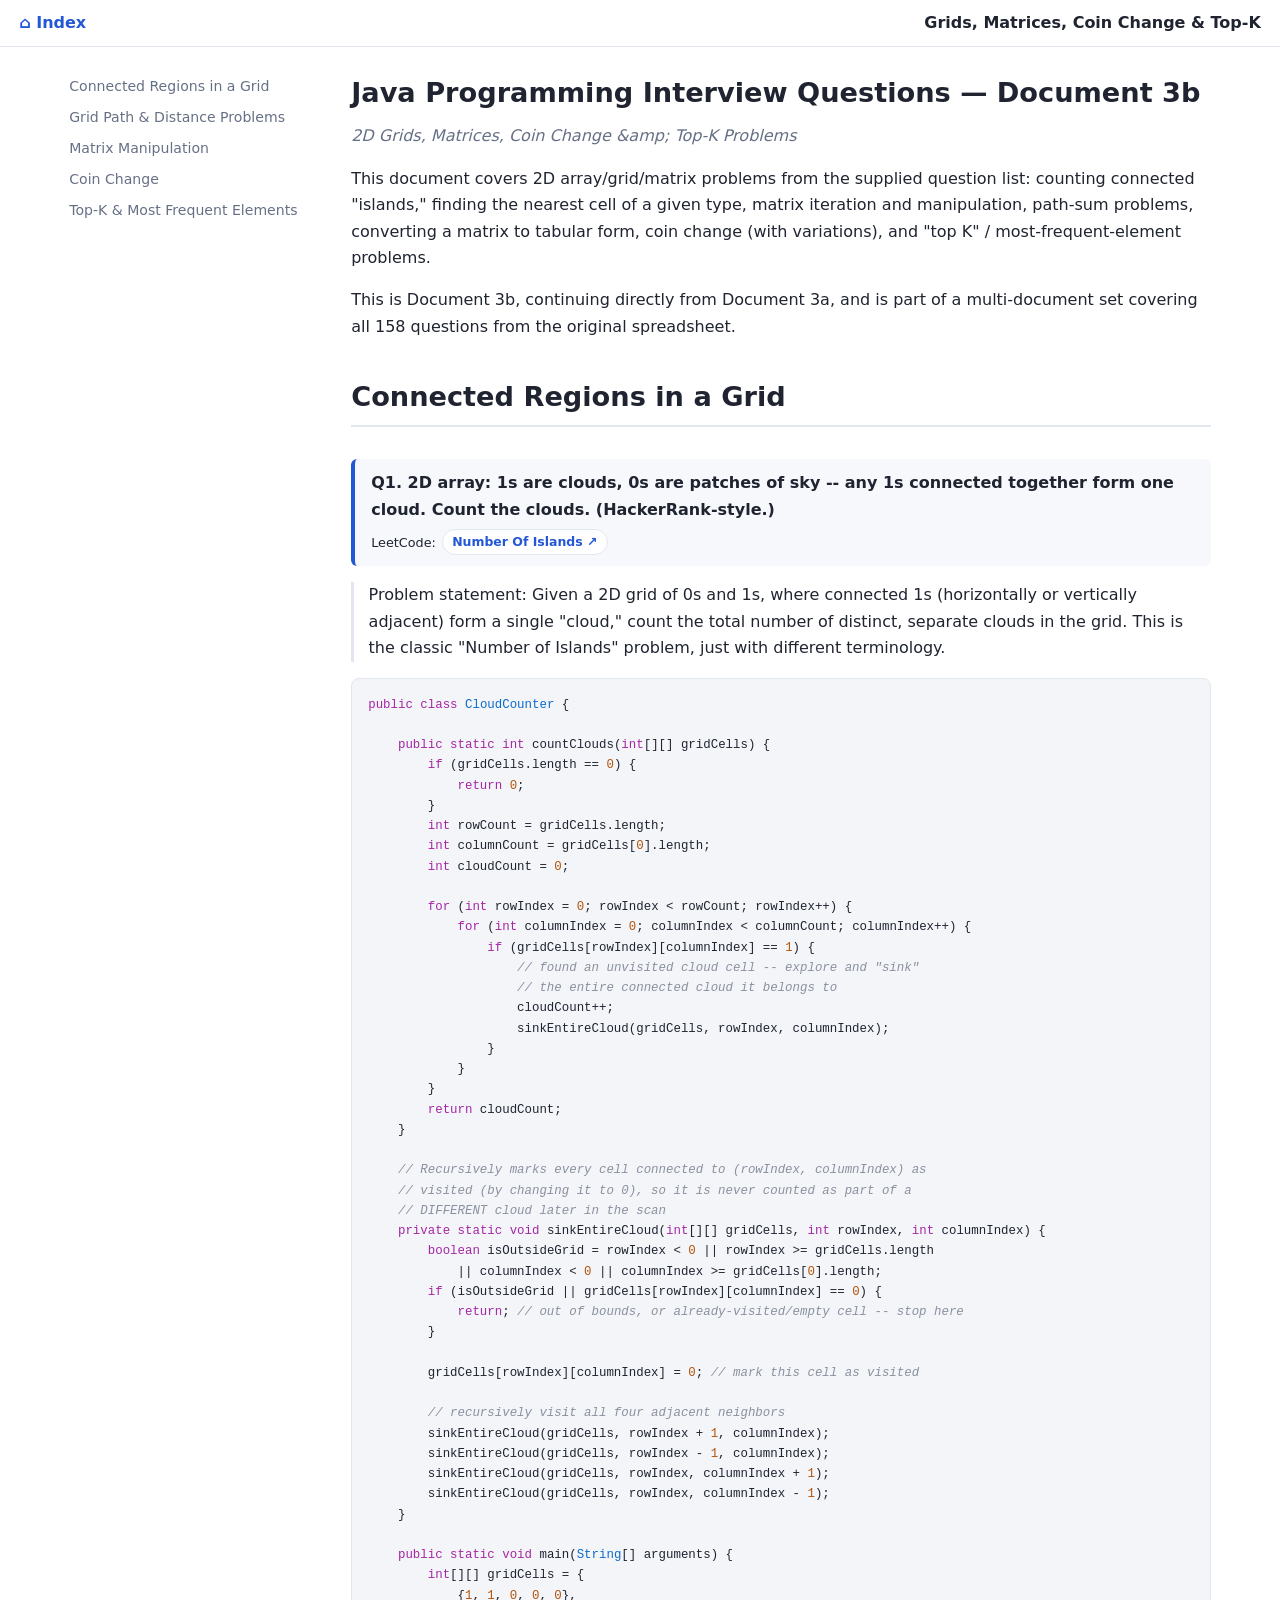
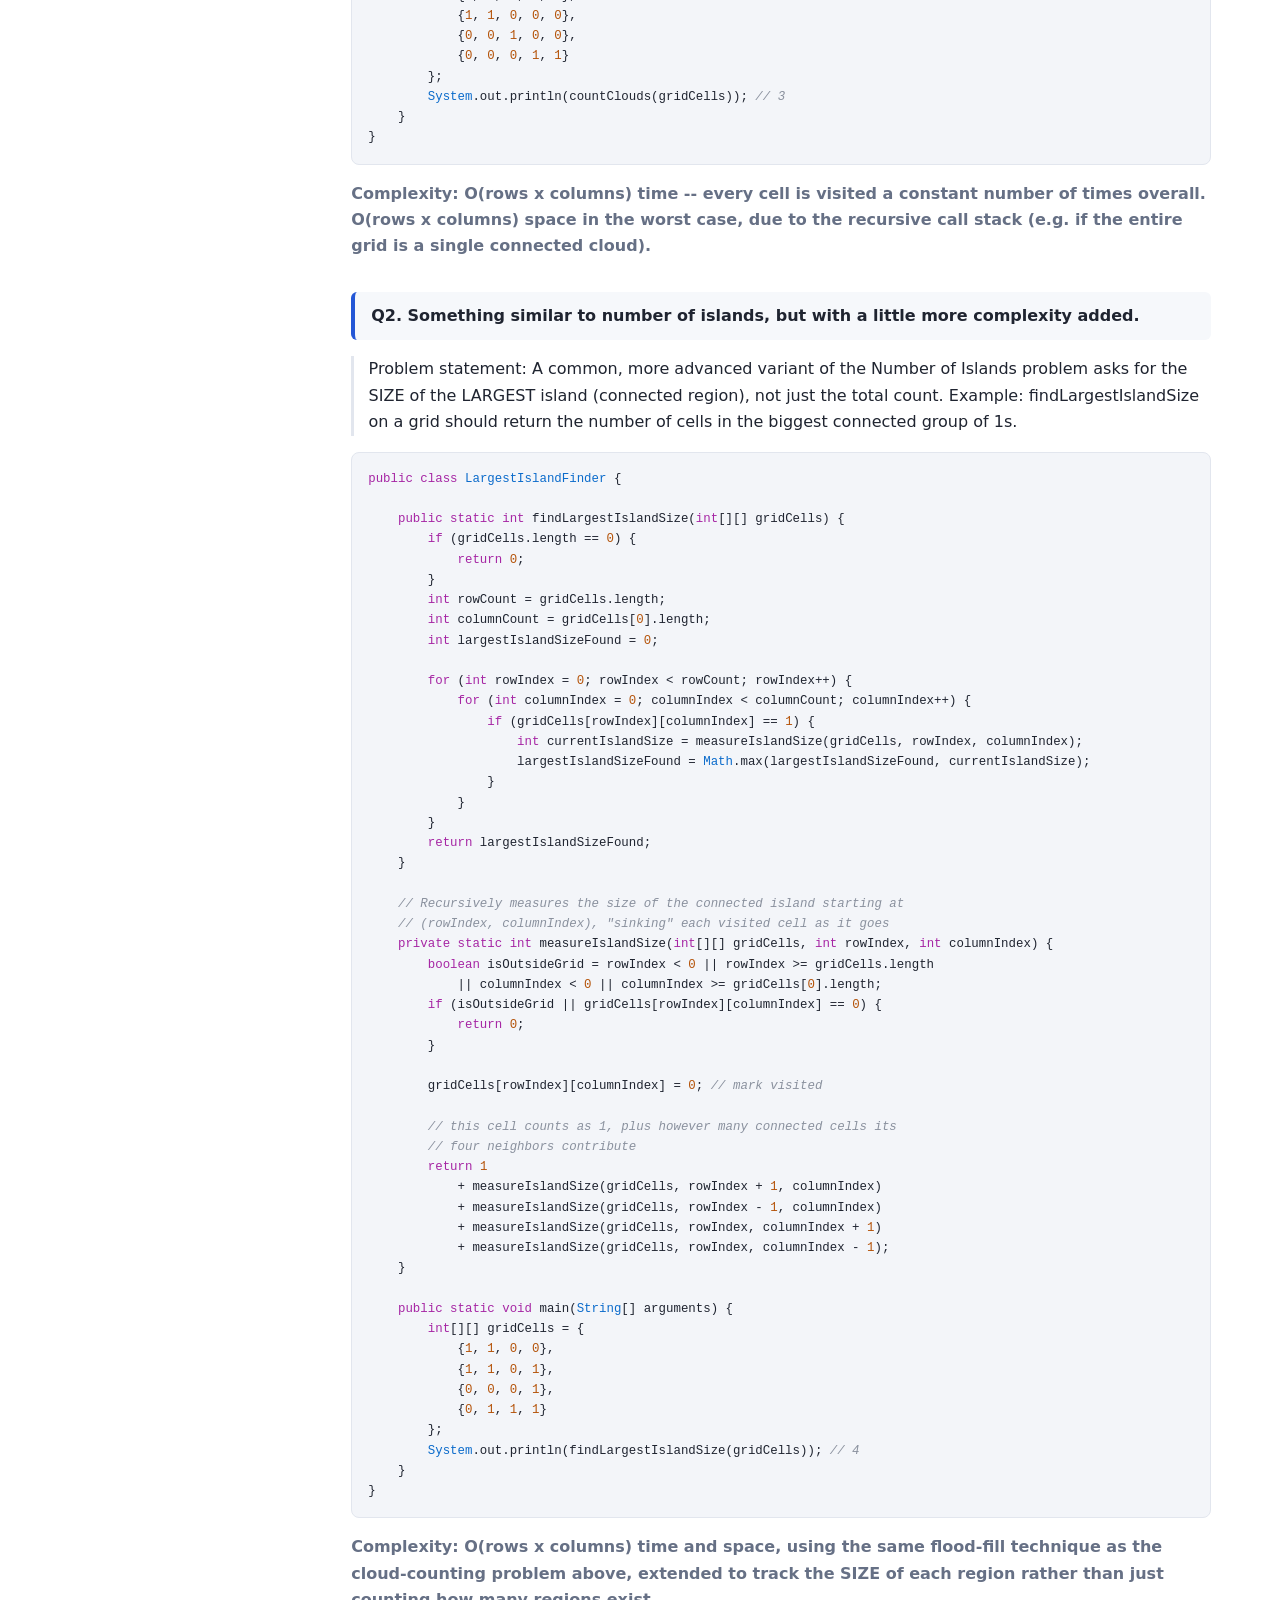
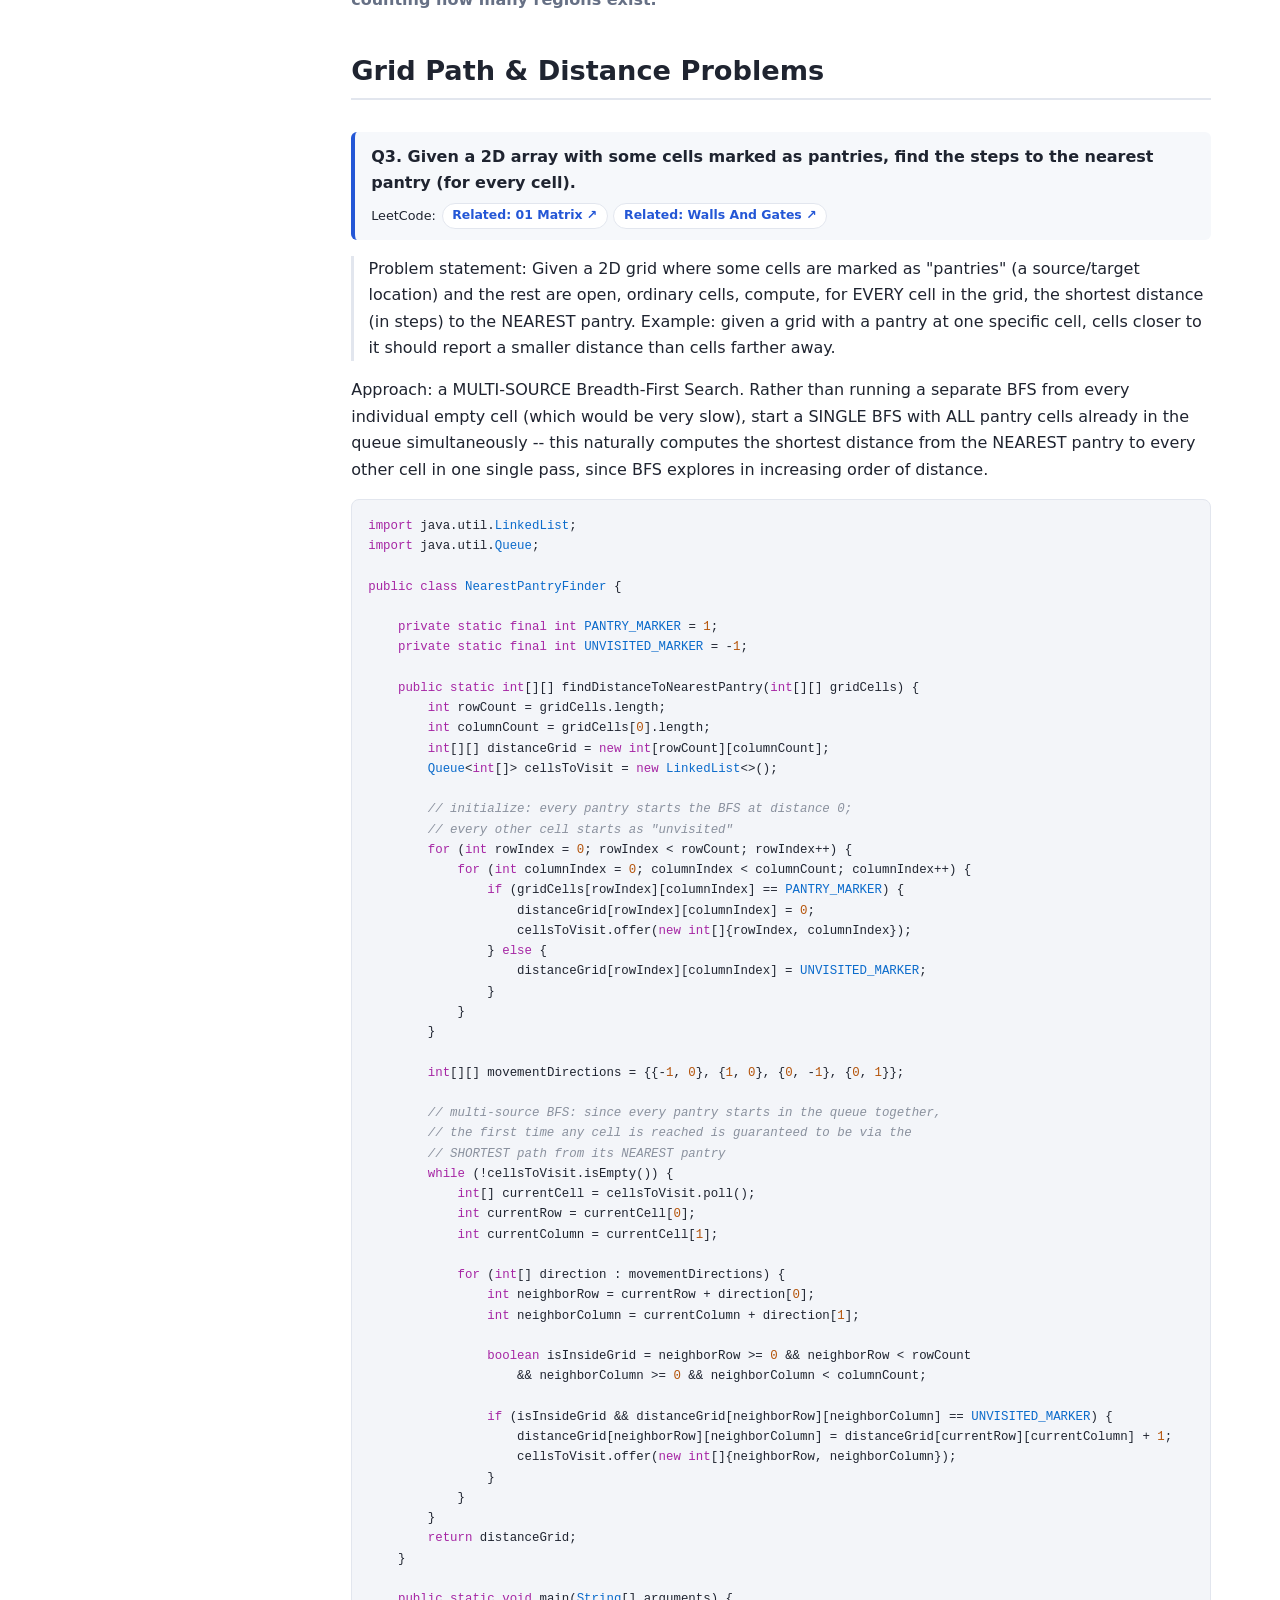
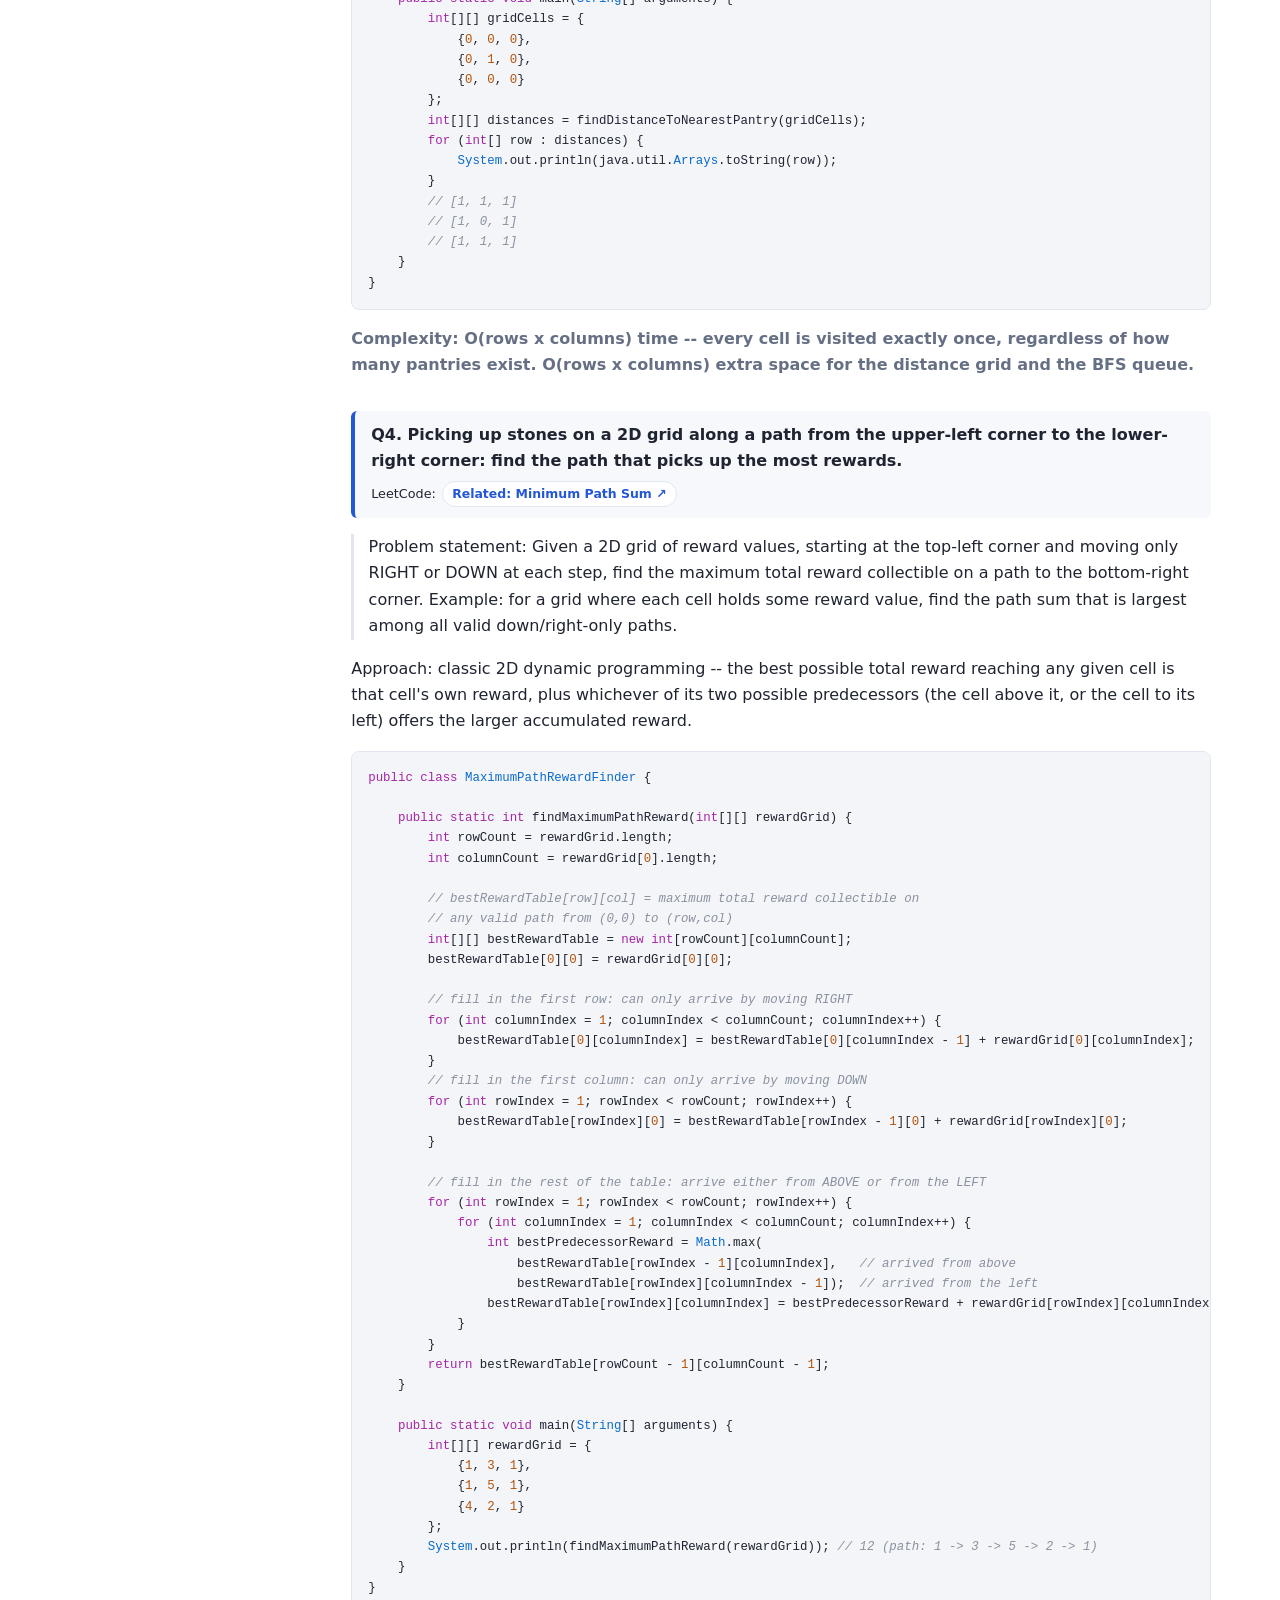
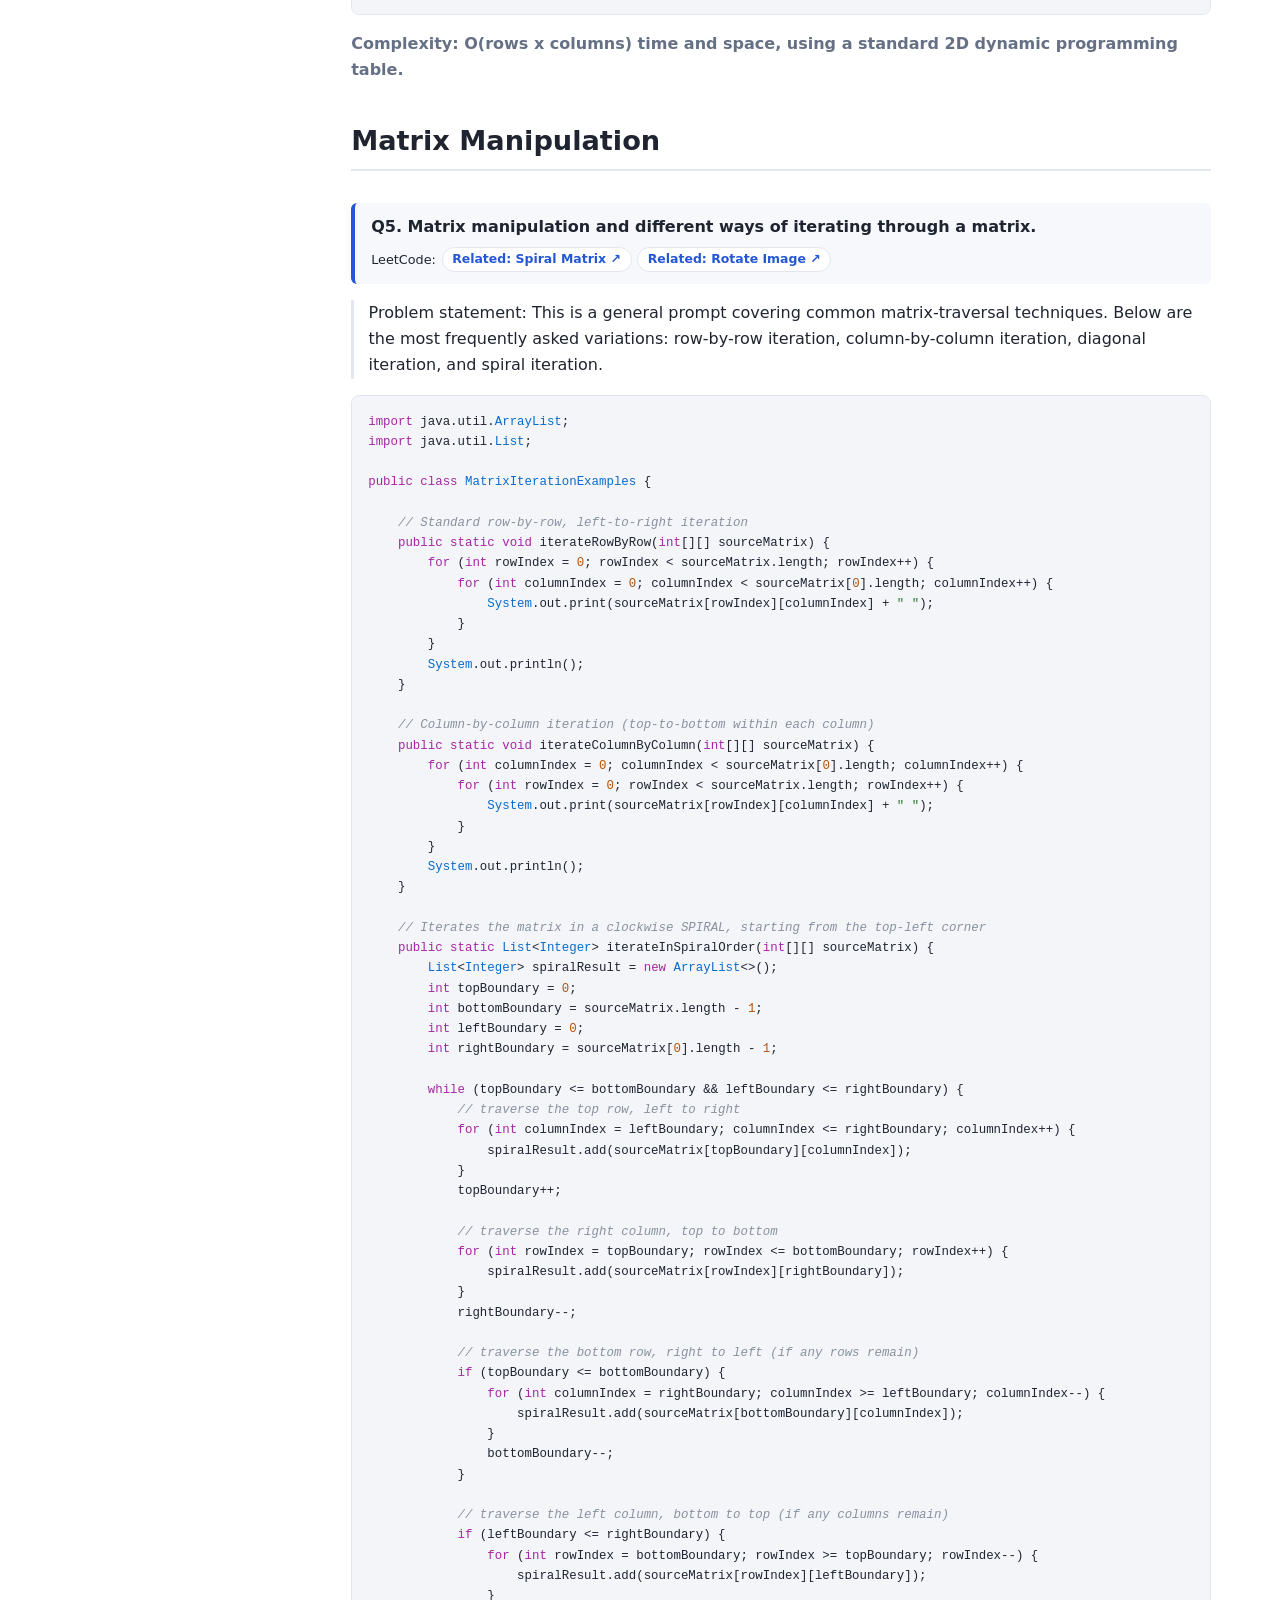
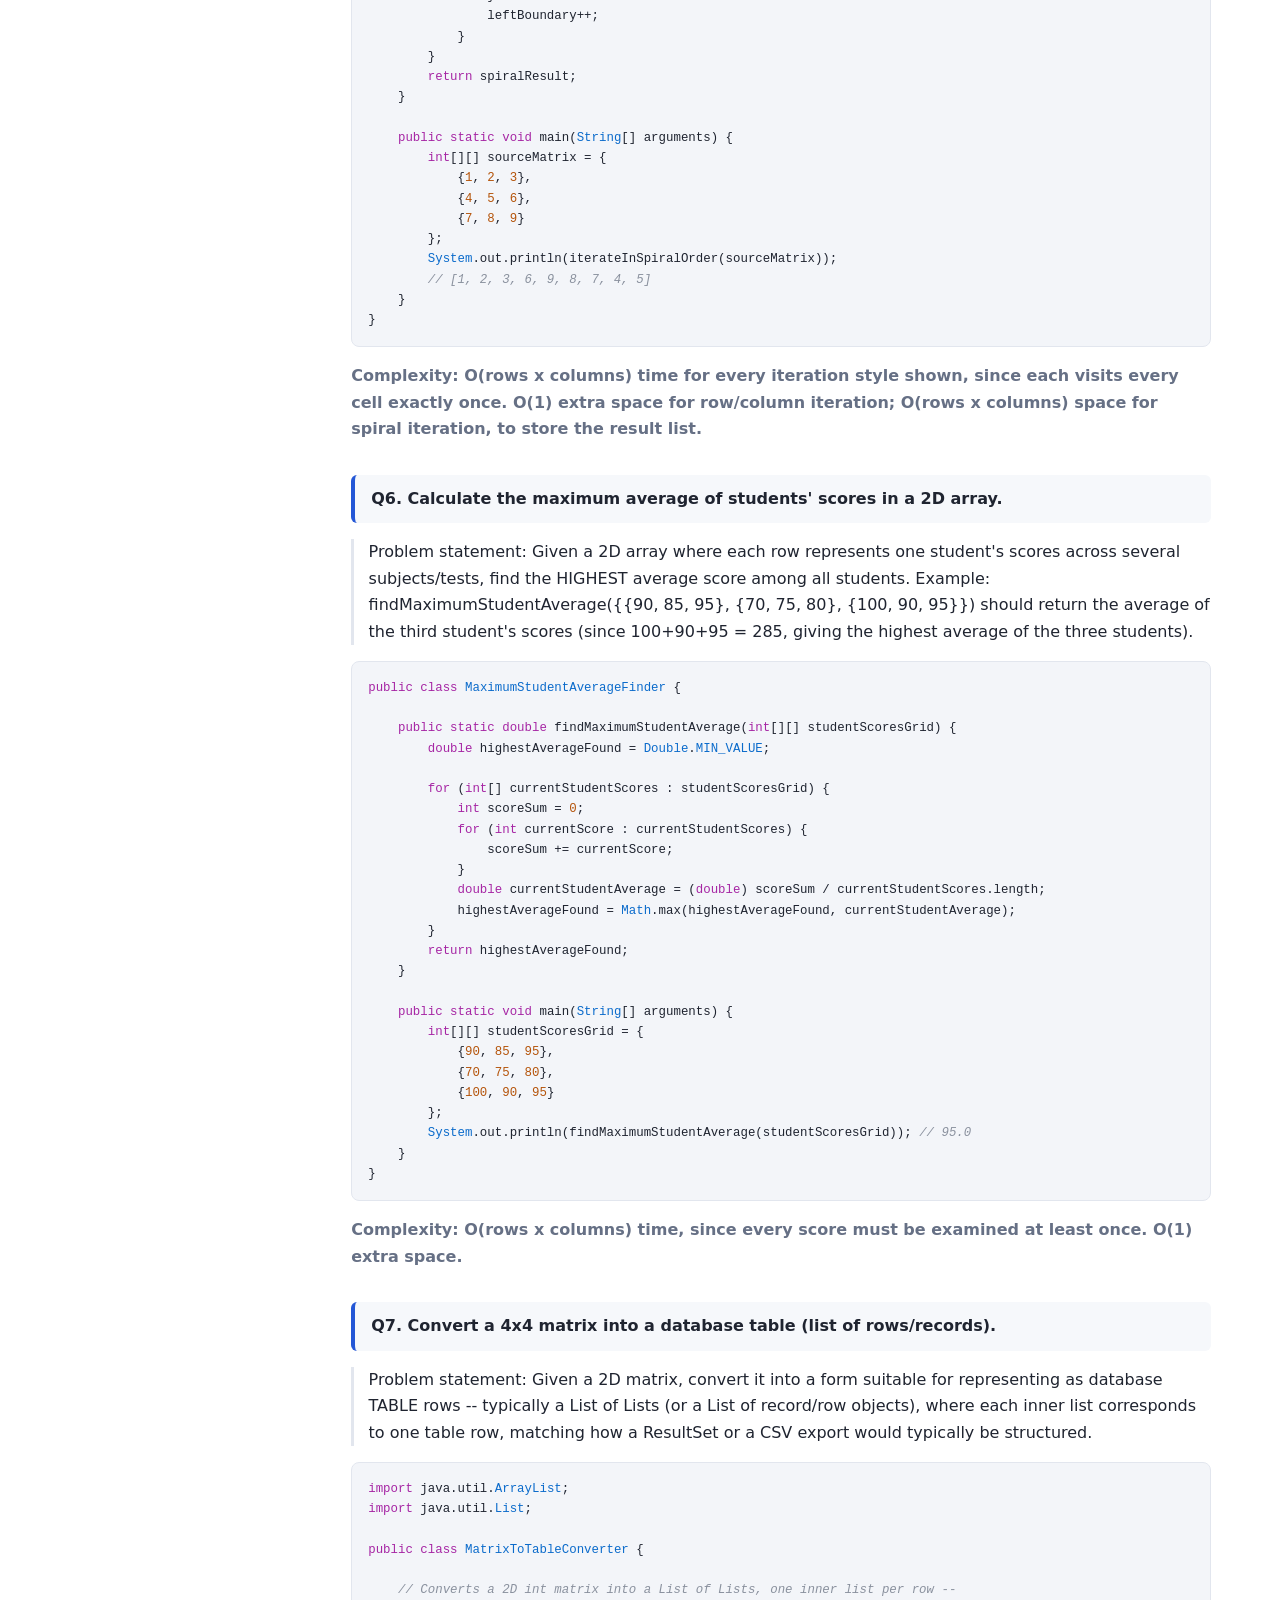
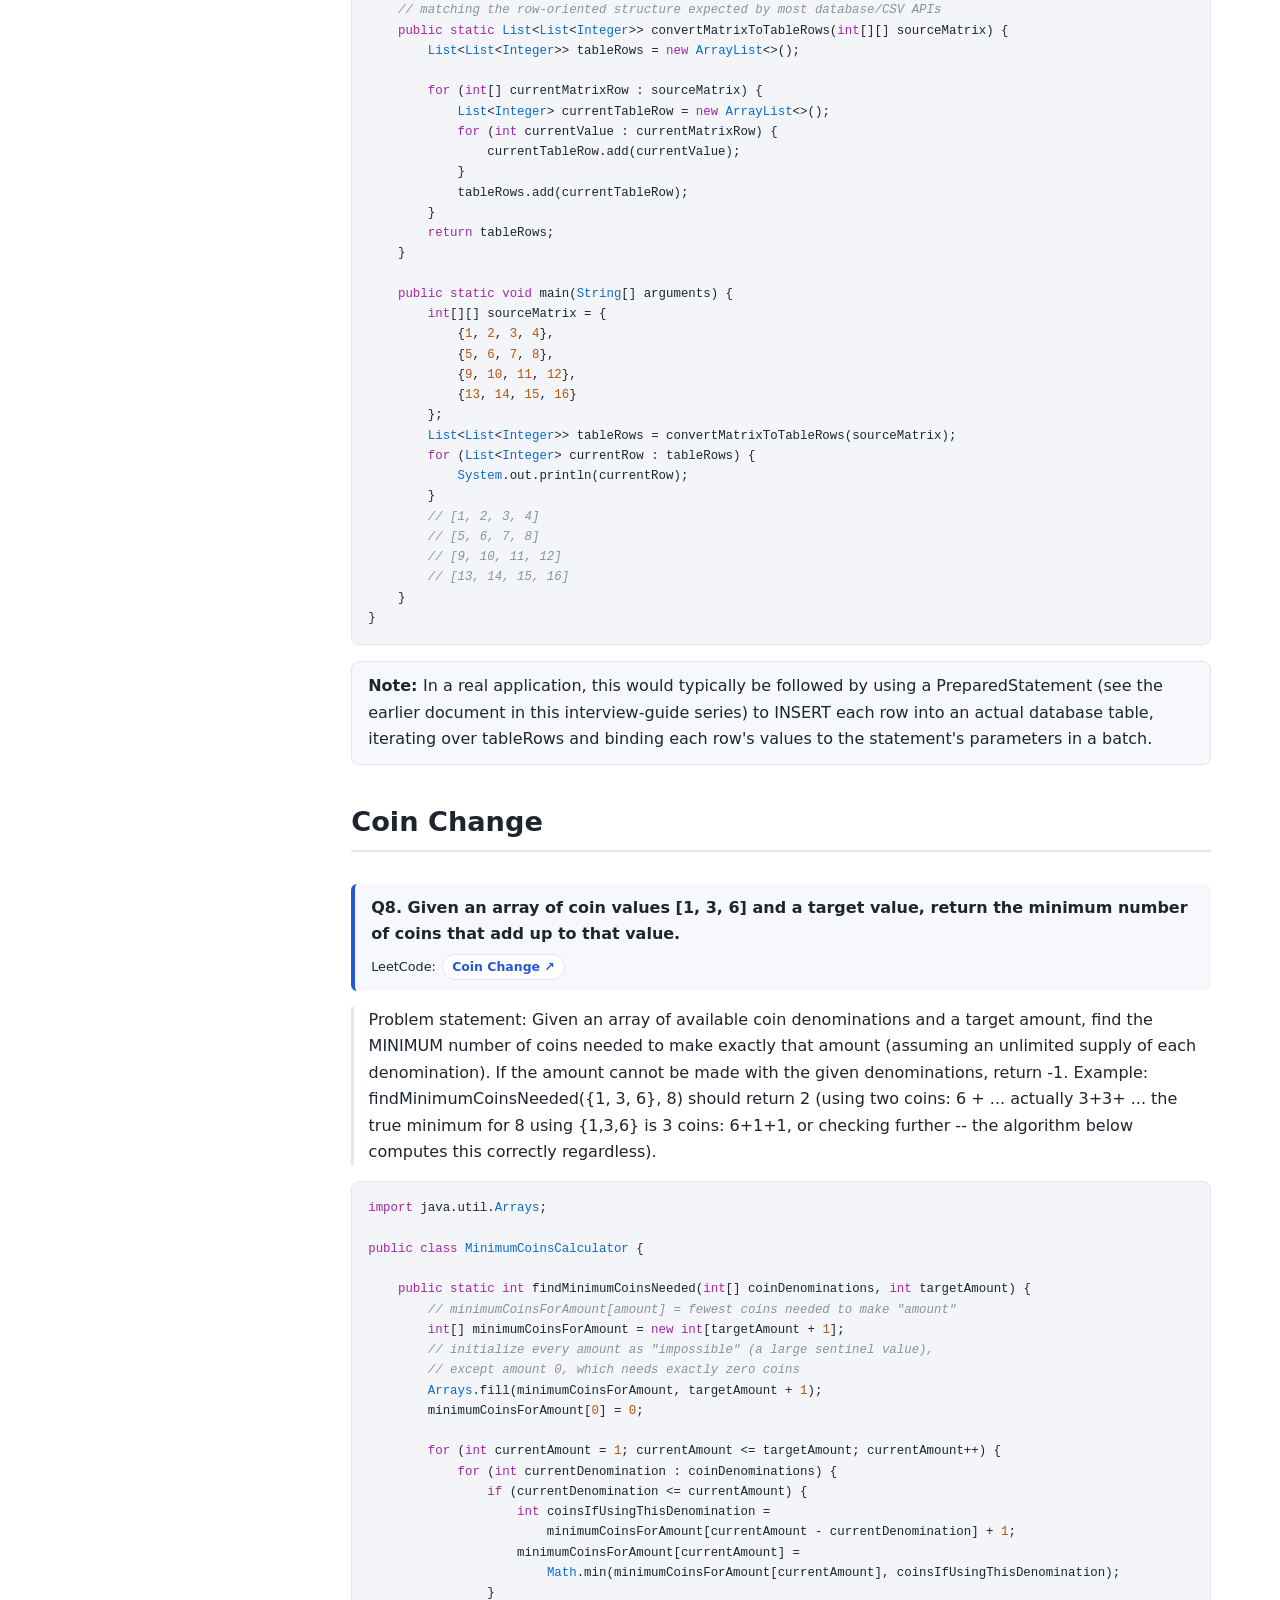
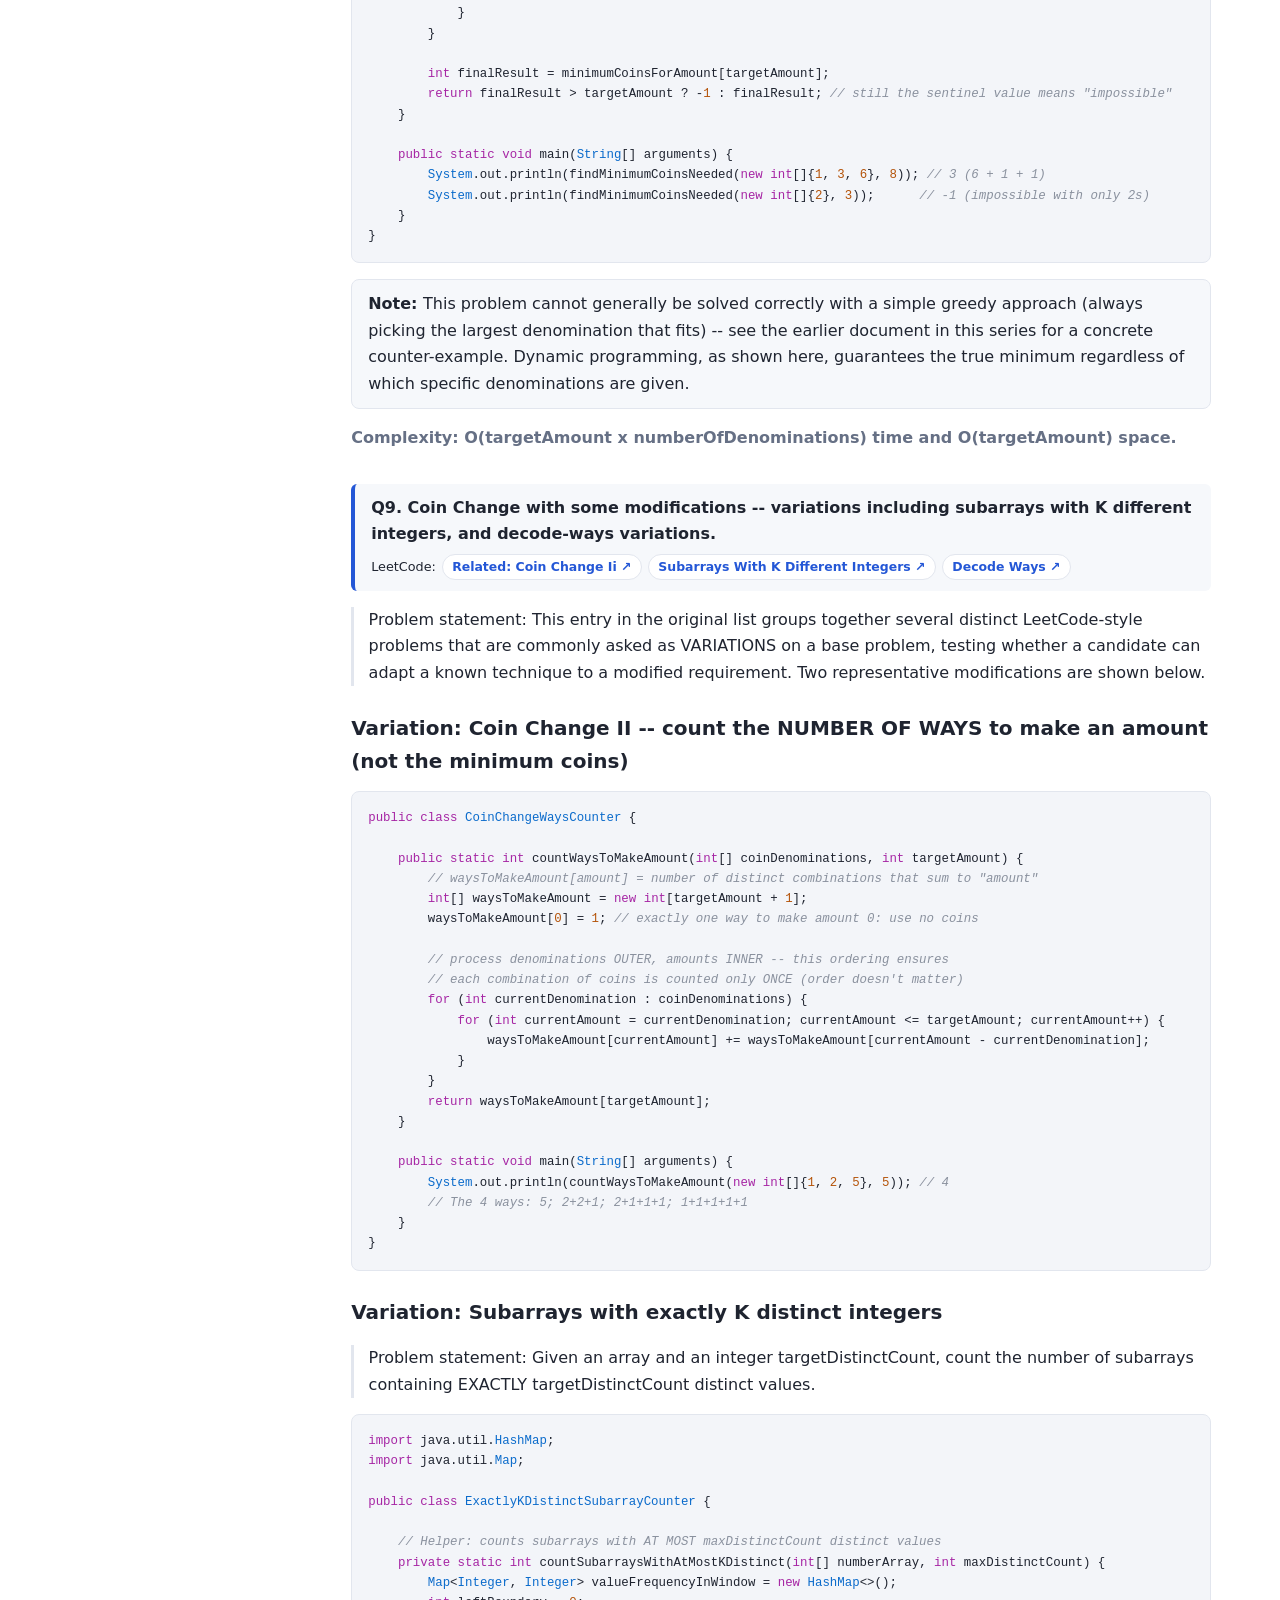
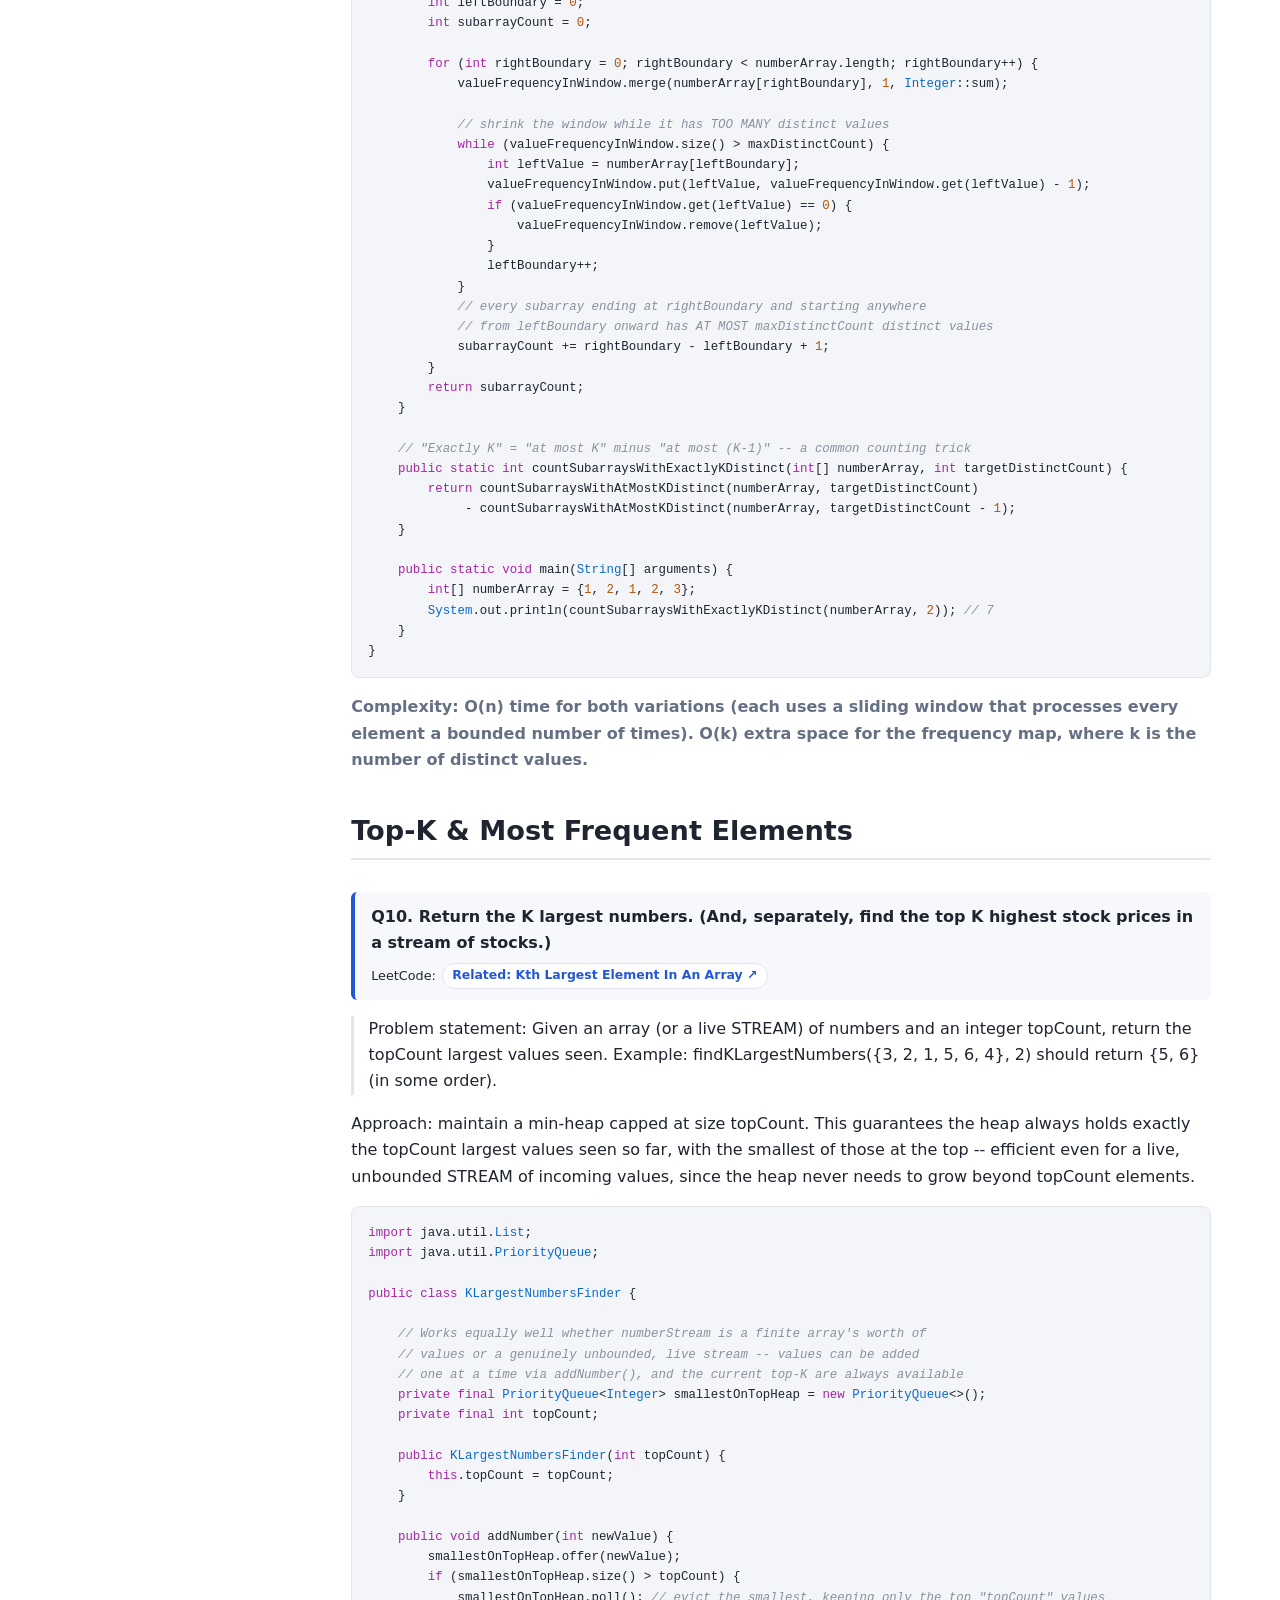
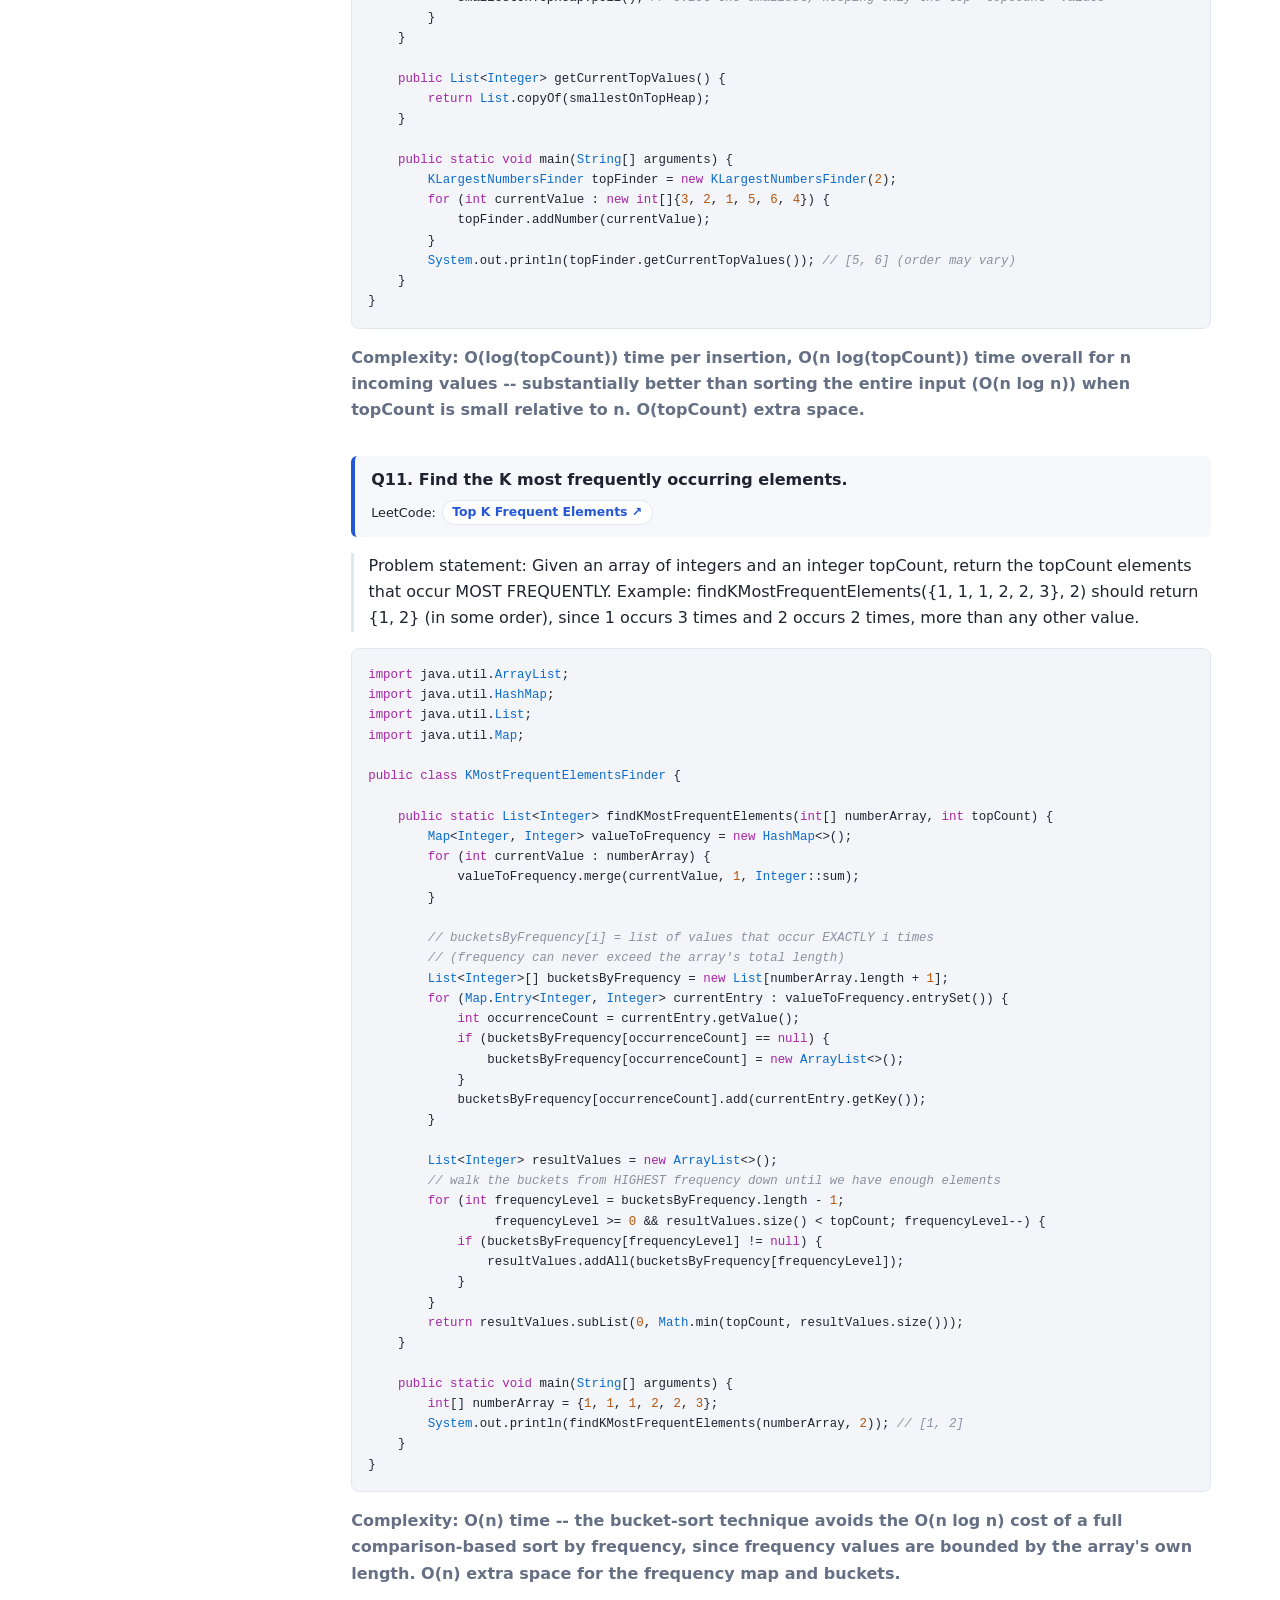
<file: pages/04-grids-matrices-coin-change-topk.html>
<!DOCTYPE html><html lang="en"><head><meta charset="utf-8"><meta name="viewport" content="width=device-width,initial-scale=1"><title>Grids, Matrices, Coin Change &amp; Top-K</title><link rel="stylesheet" href="../assets/style.css"></head><body>
<header class="top"><a href="../index.html">&#8962; Index</a><span class="sp"></span><strong>Grids, Matrices, Coin Change &amp; Top-K</strong></header>
<div class="layout"><nav class="toc"><a href="#connected-regions-in-a-grid-0">Connected Regions in a Grid</a><a href="#grid-path-distance-problems-1">Grid Path &amp; Distance Problems</a><a href="#matrix-manipulation-2">Matrix Manipulation</a><a href="#coin-change-3">Coin Change</a><a href="#top-k-most-frequent-elements-4">Top-K &amp; Most Frequent Elements</a></nav><main><h1 class="title">Java Programming Interview Questions — Document 3b</h1><p class="sub">2D Grids, Matrices, Coin Change &amp;amp; Top-K Problems</p><p>This document covers 2D array/grid/matrix problems from the supplied question list: counting connected &quot;islands,&quot; finding the nearest cell of a given type, matrix iteration and manipulation, path-sum problems, converting a matrix to tabular form, coin change (with variations), and &quot;top K&quot; / most-frequent-element problems.</p>
<p>This is Document 3b, continuing directly from Document 3a, and is part of a multi-document set covering all 158 questions from the original spreadsheet.</p>
<h1 id="connected-regions-in-a-grid-0">Connected Regions in a Grid</h1>
<p class="question"><strong>Q1. 2D array: 1s are clouds, 0s are patches of sky -- any 1s connected together form one cloud. Count the clouds. (HackerRank-style.)</strong><br><span class="lcbar">LeetCode: <a class="lc" href="https://leetcode.com/problems/number-of-islands/" target="_blank" rel="noopener">Number Of Islands &#8599;</a></span></p>
<p class="problem">Problem statement: Given a 2D grid of 0s and 1s, where connected 1s (horizontally or vertically adjacent) form a single &quot;cloud,&quot; count the total number of distinct, separate clouds in the grid. This is the classic &quot;Number of Islands&quot; problem, just with different terminology.</p>
<pre><code><span class="k">public</span> <span class="k">class</span> <span class="t">CloudCounter</span> {
 
    <span class="k">public</span> <span class="k">static</span> <span class="k">int</span> countClouds(<span class="k">int</span>[][] gridCells) {
        <span class="k">if</span> (gridCells.length == <span class="n">0</span>) {
            <span class="k">return</span> <span class="n">0</span>;
        }
        <span class="k">int</span> rowCount = gridCells.length;
        <span class="k">int</span> columnCount = gridCells[<span class="n">0</span>].length;
        <span class="k">int</span> cloudCount = <span class="n">0</span>;
 
        <span class="k">for</span> (<span class="k">int</span> rowIndex = <span class="n">0</span>; rowIndex &lt; rowCount; rowIndex++) {
            <span class="k">for</span> (<span class="k">int</span> columnIndex = <span class="n">0</span>; columnIndex &lt; columnCount; columnIndex++) {
                <span class="k">if</span> (gridCells[rowIndex][columnIndex] == <span class="n">1</span>) {
                    <span class="c">// found an unvisited cloud cell -- explore and &quot;sink&quot;</span>
                    <span class="c">// the entire connected cloud it belongs to</span>
                    cloudCount++;
                    sinkEntireCloud(gridCells, rowIndex, columnIndex);
                }
            }
        }
        <span class="k">return</span> cloudCount;
    }
 
    <span class="c">// Recursively marks every cell connected to (rowIndex, columnIndex) as</span>
    <span class="c">// visited (by changing it to 0), so it is never counted as part of a</span>
    <span class="c">// DIFFERENT cloud later in the scan</span>
    <span class="k">private</span> <span class="k">static</span> <span class="k">void</span> sinkEntireCloud(<span class="k">int</span>[][] gridCells, <span class="k">int</span> rowIndex, <span class="k">int</span> columnIndex) {
        <span class="k">boolean</span> isOutsideGrid = rowIndex &lt; <span class="n">0</span> || rowIndex &gt;= gridCells.length
            || columnIndex &lt; <span class="n">0</span> || columnIndex &gt;= gridCells[<span class="n">0</span>].length;
        <span class="k">if</span> (isOutsideGrid || gridCells[rowIndex][columnIndex] == <span class="n">0</span>) {
            <span class="k">return</span>; <span class="c">// out of bounds, or already-visited/empty cell -- stop here</span>
        }
 
        gridCells[rowIndex][columnIndex] = <span class="n">0</span>; <span class="c">// mark this cell as visited</span>
 
        <span class="c">// recursively visit all four adjacent neighbors</span>
        sinkEntireCloud(gridCells, rowIndex + <span class="n">1</span>, columnIndex);
        sinkEntireCloud(gridCells, rowIndex - <span class="n">1</span>, columnIndex);
        sinkEntireCloud(gridCells, rowIndex, columnIndex + <span class="n">1</span>);
        sinkEntireCloud(gridCells, rowIndex, columnIndex - <span class="n">1</span>);
    }
 
    <span class="k">public</span> <span class="k">static</span> <span class="k">void</span> main(<span class="t">String</span>[] arguments) {
        <span class="k">int</span>[][] gridCells = {
            {<span class="n">1</span>, <span class="n">1</span>, <span class="n">0</span>, <span class="n">0</span>, <span class="n">0</span>},
            {<span class="n">1</span>, <span class="n">1</span>, <span class="n">0</span>, <span class="n">0</span>, <span class="n">0</span>},
            {<span class="n">0</span>, <span class="n">0</span>, <span class="n">1</span>, <span class="n">0</span>, <span class="n">0</span>},
            {<span class="n">0</span>, <span class="n">0</span>, <span class="n">0</span>, <span class="n">1</span>, <span class="n">1</span>}
        };
        <span class="t">System</span>.out.println(countClouds(gridCells)); <span class="c">// 3</span>
    }
}</code></pre>
<p class="complexity"><strong>Complexity: O(rows x columns) time -- every cell is visited a constant number of times overall. O(rows x columns) space in the worst case, due to the recursive call stack (e.g. if the entire grid is a single connected cloud).</strong></p>
<p class="question"><strong>Q2. Something similar to number of islands, but with a little more complexity added.</strong></p>
<p class="problem">Problem statement: A common, more advanced variant of the Number of Islands problem asks for the SIZE of the LARGEST island (connected region), not just the total count. Example: findLargestIslandSize on a grid should return the number of cells in the biggest connected group of 1s.</p>
<pre><code><span class="k">public</span> <span class="k">class</span> <span class="t">LargestIslandFinder</span> {
 
    <span class="k">public</span> <span class="k">static</span> <span class="k">int</span> findLargestIslandSize(<span class="k">int</span>[][] gridCells) {
        <span class="k">if</span> (gridCells.length == <span class="n">0</span>) {
            <span class="k">return</span> <span class="n">0</span>;
        }
        <span class="k">int</span> rowCount = gridCells.length;
        <span class="k">int</span> columnCount = gridCells[<span class="n">0</span>].length;
        <span class="k">int</span> largestIslandSizeFound = <span class="n">0</span>;
 
        <span class="k">for</span> (<span class="k">int</span> rowIndex = <span class="n">0</span>; rowIndex &lt; rowCount; rowIndex++) {
            <span class="k">for</span> (<span class="k">int</span> columnIndex = <span class="n">0</span>; columnIndex &lt; columnCount; columnIndex++) {
                <span class="k">if</span> (gridCells[rowIndex][columnIndex] == <span class="n">1</span>) {
                    <span class="k">int</span> currentIslandSize = measureIslandSize(gridCells, rowIndex, columnIndex);
                    largestIslandSizeFound = <span class="t">Math</span>.max(largestIslandSizeFound, currentIslandSize);
                }
            }
        }
        <span class="k">return</span> largestIslandSizeFound;
    }
 
    <span class="c">// Recursively measures the size of the connected island starting at</span>
    <span class="c">// (rowIndex, columnIndex), &quot;sinking&quot; each visited cell as it goes</span>
    <span class="k">private</span> <span class="k">static</span> <span class="k">int</span> measureIslandSize(<span class="k">int</span>[][] gridCells, <span class="k">int</span> rowIndex, <span class="k">int</span> columnIndex) {
        <span class="k">boolean</span> isOutsideGrid = rowIndex &lt; <span class="n">0</span> || rowIndex &gt;= gridCells.length
            || columnIndex &lt; <span class="n">0</span> || columnIndex &gt;= gridCells[<span class="n">0</span>].length;
        <span class="k">if</span> (isOutsideGrid || gridCells[rowIndex][columnIndex] == <span class="n">0</span>) {
            <span class="k">return</span> <span class="n">0</span>;
        }
 
        gridCells[rowIndex][columnIndex] = <span class="n">0</span>; <span class="c">// mark visited</span>
 
        <span class="c">// this cell counts as 1, plus however many connected cells its</span>
        <span class="c">// four neighbors contribute</span>
        <span class="k">return</span> <span class="n">1</span>
            + measureIslandSize(gridCells, rowIndex + <span class="n">1</span>, columnIndex)
            + measureIslandSize(gridCells, rowIndex - <span class="n">1</span>, columnIndex)
            + measureIslandSize(gridCells, rowIndex, columnIndex + <span class="n">1</span>)
            + measureIslandSize(gridCells, rowIndex, columnIndex - <span class="n">1</span>);
    }
 
    <span class="k">public</span> <span class="k">static</span> <span class="k">void</span> main(<span class="t">String</span>[] arguments) {
        <span class="k">int</span>[][] gridCells = {
            {<span class="n">1</span>, <span class="n">1</span>, <span class="n">0</span>, <span class="n">0</span>},
            {<span class="n">1</span>, <span class="n">1</span>, <span class="n">0</span>, <span class="n">1</span>},
            {<span class="n">0</span>, <span class="n">0</span>, <span class="n">0</span>, <span class="n">1</span>},
            {<span class="n">0</span>, <span class="n">1</span>, <span class="n">1</span>, <span class="n">1</span>}
        };
        <span class="t">System</span>.out.println(findLargestIslandSize(gridCells)); <span class="c">// 4</span>
    }
}</code></pre>
<p class="complexity"><strong>Complexity: O(rows x columns) time and space, using the same flood-fill technique as the cloud-counting problem above, extended to track the SIZE of each region rather than just counting how many regions exist.</strong></p>
<h1 id="grid-path-distance-problems-1">Grid Path &amp; Distance Problems</h1>
<p class="question"><strong>Q3. Given a 2D array with some cells marked as pantries, find the steps to the nearest pantry (for every cell).</strong><br><span class="lcbar">LeetCode: <a class="lc" href="https://leetcode.com/problems/01-matrix/" target="_blank" rel="noopener">Related: 01 Matrix &#8599;</a> <a class="lc" href="https://leetcode.com/problems/walls-and-gates/" target="_blank" rel="noopener">Related: Walls And Gates &#8599;</a></span></p>
<p class="problem">Problem statement: Given a 2D grid where some cells are marked as &quot;pantries&quot; (a source/target location) and the rest are open, ordinary cells, compute, for EVERY cell in the grid, the shortest distance (in steps) to the NEAREST pantry. Example: given a grid with a pantry at one specific cell, cells closer to it should report a smaller distance than cells farther away.</p>
<p>Approach: a MULTI-SOURCE Breadth-First Search. Rather than running a separate BFS from every individual empty cell (which would be very slow), start a SINGLE BFS with ALL pantry cells already in the queue simultaneously -- this naturally computes the shortest distance from the NEAREST pantry to every other cell in one single pass, since BFS explores in increasing order of distance.</p>
<pre><code><span class="k">import</span> java.util.<span class="t">LinkedList</span>;
<span class="k">import</span> java.util.<span class="t">Queue</span>;
 
<span class="k">public</span> <span class="k">class</span> <span class="t">NearestPantryFinder</span> {
 
    <span class="k">private</span> <span class="k">static</span> <span class="k">final</span> <span class="k">int</span> <span class="t">PANTRY_MARKER</span> = <span class="n">1</span>;
    <span class="k">private</span> <span class="k">static</span> <span class="k">final</span> <span class="k">int</span> <span class="t">UNVISITED_MARKER</span> = -<span class="n">1</span>;
 
    <span class="k">public</span> <span class="k">static</span> <span class="k">int</span>[][] findDistanceToNearestPantry(<span class="k">int</span>[][] gridCells) {
        <span class="k">int</span> rowCount = gridCells.length;
        <span class="k">int</span> columnCount = gridCells[<span class="n">0</span>].length;
        <span class="k">int</span>[][] distanceGrid = <span class="k">new</span> <span class="k">int</span>[rowCount][columnCount];
        <span class="t">Queue</span>&lt;<span class="k">int</span>[]&gt; cellsToVisit = <span class="k">new</span> <span class="t">LinkedList</span>&lt;&gt;();
 
        <span class="c">// initialize: every pantry starts the BFS at distance 0;</span>
        <span class="c">// every other cell starts as &quot;unvisited&quot;</span>
        <span class="k">for</span> (<span class="k">int</span> rowIndex = <span class="n">0</span>; rowIndex &lt; rowCount; rowIndex++) {
            <span class="k">for</span> (<span class="k">int</span> columnIndex = <span class="n">0</span>; columnIndex &lt; columnCount; columnIndex++) {
                <span class="k">if</span> (gridCells[rowIndex][columnIndex] == <span class="t">PANTRY_MARKER</span>) {
                    distanceGrid[rowIndex][columnIndex] = <span class="n">0</span>;
                    cellsToVisit.offer(<span class="k">new</span> <span class="k">int</span>[]{rowIndex, columnIndex});
                } <span class="k">else</span> {
                    distanceGrid[rowIndex][columnIndex] = <span class="t">UNVISITED_MARKER</span>;
                }
            }
        }
 
        <span class="k">int</span>[][] movementDirections = {{-<span class="n">1</span>, <span class="n">0</span>}, {<span class="n">1</span>, <span class="n">0</span>}, {<span class="n">0</span>, -<span class="n">1</span>}, {<span class="n">0</span>, <span class="n">1</span>}};
 
        <span class="c">// multi-source BFS: since every pantry starts in the queue together,</span>
        <span class="c">// the first time any cell is reached is guaranteed to be via the</span>
        <span class="c">// SHORTEST path from its NEAREST pantry</span>
        <span class="k">while</span> (!cellsToVisit.isEmpty()) {
            <span class="k">int</span>[] currentCell = cellsToVisit.poll();
            <span class="k">int</span> currentRow = currentCell[<span class="n">0</span>];
            <span class="k">int</span> currentColumn = currentCell[<span class="n">1</span>];
 
            <span class="k">for</span> (<span class="k">int</span>[] direction : movementDirections) {
                <span class="k">int</span> neighborRow = currentRow + direction[<span class="n">0</span>];
                <span class="k">int</span> neighborColumn = currentColumn + direction[<span class="n">1</span>];
 
                <span class="k">boolean</span> isInsideGrid = neighborRow &gt;= <span class="n">0</span> &amp;&amp; neighborRow &lt; rowCount
                    &amp;&amp; neighborColumn &gt;= <span class="n">0</span> &amp;&amp; neighborColumn &lt; columnCount;
 
                <span class="k">if</span> (isInsideGrid &amp;&amp; distanceGrid[neighborRow][neighborColumn] == <span class="t">UNVISITED_MARKER</span>) {
                    distanceGrid[neighborRow][neighborColumn] = distanceGrid[currentRow][currentColumn] + <span class="n">1</span>;
                    cellsToVisit.offer(<span class="k">new</span> <span class="k">int</span>[]{neighborRow, neighborColumn});
                }
            }
        }
        <span class="k">return</span> distanceGrid;
    }
 
    <span class="k">public</span> <span class="k">static</span> <span class="k">void</span> main(<span class="t">String</span>[] arguments) {
        <span class="k">int</span>[][] gridCells = {
            {<span class="n">0</span>, <span class="n">0</span>, <span class="n">0</span>},
            {<span class="n">0</span>, <span class="n">1</span>, <span class="n">0</span>},
            {<span class="n">0</span>, <span class="n">0</span>, <span class="n">0</span>}
        };
        <span class="k">int</span>[][] distances = findDistanceToNearestPantry(gridCells);
        <span class="k">for</span> (<span class="k">int</span>[] row : distances) {
            <span class="t">System</span>.out.println(java.util.<span class="t">Arrays</span>.toString(row));
        }
        <span class="c">// [1, 1, 1]</span>
        <span class="c">// [1, 0, 1]</span>
        <span class="c">// [1, 1, 1]</span>
    }
}</code></pre>
<p class="complexity"><strong>Complexity: O(rows x columns) time -- every cell is visited exactly once, regardless of how many pantries exist. O(rows x columns) extra space for the distance grid and the BFS queue.</strong></p>
<p class="question"><strong>Q4. Picking up stones on a 2D grid along a path from the upper-left corner to the lower-right corner: find the path that picks up the most rewards.</strong><br><span class="lcbar">LeetCode: <a class="lc" href="https://leetcode.com/problems/minimum-path-sum/" target="_blank" rel="noopener">Related: Minimum Path Sum &#8599;</a></span></p>
<p class="problem">Problem statement: Given a 2D grid of reward values, starting at the top-left corner and moving only RIGHT or DOWN at each step, find the maximum total reward collectible on a path to the bottom-right corner. Example: for a grid where each cell holds some reward value, find the path sum that is largest among all valid down/right-only paths.</p>
<p>Approach: classic 2D dynamic programming -- the best possible total reward reaching any given cell is that cell&#x27;s own reward, plus whichever of its two possible predecessors (the cell above it, or the cell to its left) offers the larger accumulated reward.</p>
<pre><code><span class="k">public</span> <span class="k">class</span> <span class="t">MaximumPathRewardFinder</span> {
 
    <span class="k">public</span> <span class="k">static</span> <span class="k">int</span> findMaximumPathReward(<span class="k">int</span>[][] rewardGrid) {
        <span class="k">int</span> rowCount = rewardGrid.length;
        <span class="k">int</span> columnCount = rewardGrid[<span class="n">0</span>].length;
 
        <span class="c">// bestRewardTable[row][col] = maximum total reward collectible on</span>
        <span class="c">// any valid path from (0,0) to (row,col)</span>
        <span class="k">int</span>[][] bestRewardTable = <span class="k">new</span> <span class="k">int</span>[rowCount][columnCount];
        bestRewardTable[<span class="n">0</span>][<span class="n">0</span>] = rewardGrid[<span class="n">0</span>][<span class="n">0</span>];
 
        <span class="c">// fill in the first row: can only arrive by moving RIGHT</span>
        <span class="k">for</span> (<span class="k">int</span> columnIndex = <span class="n">1</span>; columnIndex &lt; columnCount; columnIndex++) {
            bestRewardTable[<span class="n">0</span>][columnIndex] = bestRewardTable[<span class="n">0</span>][columnIndex - <span class="n">1</span>] + rewardGrid[<span class="n">0</span>][columnIndex];
        }
        <span class="c">// fill in the first column: can only arrive by moving DOWN</span>
        <span class="k">for</span> (<span class="k">int</span> rowIndex = <span class="n">1</span>; rowIndex &lt; rowCount; rowIndex++) {
            bestRewardTable[rowIndex][<span class="n">0</span>] = bestRewardTable[rowIndex - <span class="n">1</span>][<span class="n">0</span>] + rewardGrid[rowIndex][<span class="n">0</span>];
        }
 
        <span class="c">// fill in the rest of the table: arrive either from ABOVE or from the LEFT</span>
        <span class="k">for</span> (<span class="k">int</span> rowIndex = <span class="n">1</span>; rowIndex &lt; rowCount; rowIndex++) {
            <span class="k">for</span> (<span class="k">int</span> columnIndex = <span class="n">1</span>; columnIndex &lt; columnCount; columnIndex++) {
                <span class="k">int</span> bestPredecessorReward = <span class="t">Math</span>.max(
                    bestRewardTable[rowIndex - <span class="n">1</span>][columnIndex],   <span class="c">// arrived from above</span>
                    bestRewardTable[rowIndex][columnIndex - <span class="n">1</span>]);  <span class="c">// arrived from the left</span>
                bestRewardTable[rowIndex][columnIndex] = bestPredecessorReward + rewardGrid[rowIndex][columnIndex];
            }
        }
        <span class="k">return</span> bestRewardTable[rowCount - <span class="n">1</span>][columnCount - <span class="n">1</span>];
    }
 
    <span class="k">public</span> <span class="k">static</span> <span class="k">void</span> main(<span class="t">String</span>[] arguments) {
        <span class="k">int</span>[][] rewardGrid = {
            {<span class="n">1</span>, <span class="n">3</span>, <span class="n">1</span>},
            {<span class="n">1</span>, <span class="n">5</span>, <span class="n">1</span>},
            {<span class="n">4</span>, <span class="n">2</span>, <span class="n">1</span>}
        };
        <span class="t">System</span>.out.println(findMaximumPathReward(rewardGrid)); <span class="c">// 12 (path: 1 -&gt; 3 -&gt; 5 -&gt; 2 -&gt; 1)</span>
    }
}</code></pre>
<p class="complexity"><strong>Complexity: O(rows x columns) time and space, using a standard 2D dynamic programming table.</strong></p>
<h1 id="matrix-manipulation-2">Matrix Manipulation</h1>
<p class="question"><strong>Q5. Matrix manipulation and different ways of iterating through a matrix.</strong><br><span class="lcbar">LeetCode: <a class="lc" href="https://leetcode.com/problems/spiral-matrix/" target="_blank" rel="noopener">Related: Spiral Matrix &#8599;</a> <a class="lc" href="https://leetcode.com/problems/rotate-image/" target="_blank" rel="noopener">Related: Rotate Image &#8599;</a></span></p>
<p class="problem">Problem statement: This is a general prompt covering common matrix-traversal techniques. Below are the most frequently asked variations: row-by-row iteration, column-by-column iteration, diagonal iteration, and spiral iteration.</p>
<pre><code><span class="k">import</span> java.util.<span class="t">ArrayList</span>;
<span class="k">import</span> java.util.<span class="t">List</span>;
 
<span class="k">public</span> <span class="k">class</span> <span class="t">MatrixIterationExamples</span> {
 
    <span class="c">// Standard row-by-row, left-to-right iteration</span>
    <span class="k">public</span> <span class="k">static</span> <span class="k">void</span> iterateRowByRow(<span class="k">int</span>[][] sourceMatrix) {
        <span class="k">for</span> (<span class="k">int</span> rowIndex = <span class="n">0</span>; rowIndex &lt; sourceMatrix.length; rowIndex++) {
            <span class="k">for</span> (<span class="k">int</span> columnIndex = <span class="n">0</span>; columnIndex &lt; sourceMatrix[<span class="n">0</span>].length; columnIndex++) {
                <span class="t">System</span>.out.print(sourceMatrix[rowIndex][columnIndex] + <span class="s">&quot; &quot;</span>);
            }
        }
        <span class="t">System</span>.out.println();
    }
 
    <span class="c">// Column-by-column iteration (top-to-bottom within each column)</span>
    <span class="k">public</span> <span class="k">static</span> <span class="k">void</span> iterateColumnByColumn(<span class="k">int</span>[][] sourceMatrix) {
        <span class="k">for</span> (<span class="k">int</span> columnIndex = <span class="n">0</span>; columnIndex &lt; sourceMatrix[<span class="n">0</span>].length; columnIndex++) {
            <span class="k">for</span> (<span class="k">int</span> rowIndex = <span class="n">0</span>; rowIndex &lt; sourceMatrix.length; rowIndex++) {
                <span class="t">System</span>.out.print(sourceMatrix[rowIndex][columnIndex] + <span class="s">&quot; &quot;</span>);
            }
        }
        <span class="t">System</span>.out.println();
    }
 
    <span class="c">// Iterates the matrix in a clockwise SPIRAL, starting from the top-left corner</span>
    <span class="k">public</span> <span class="k">static</span> <span class="t">List</span>&lt;<span class="t">Integer</span>&gt; iterateInSpiralOrder(<span class="k">int</span>[][] sourceMatrix) {
        <span class="t">List</span>&lt;<span class="t">Integer</span>&gt; spiralResult = <span class="k">new</span> <span class="t">ArrayList</span>&lt;&gt;();
        <span class="k">int</span> topBoundary = <span class="n">0</span>;
        <span class="k">int</span> bottomBoundary = sourceMatrix.length - <span class="n">1</span>;
        <span class="k">int</span> leftBoundary = <span class="n">0</span>;
        <span class="k">int</span> rightBoundary = sourceMatrix[<span class="n">0</span>].length - <span class="n">1</span>;
 
        <span class="k">while</span> (topBoundary &lt;= bottomBoundary &amp;&amp; leftBoundary &lt;= rightBoundary) {
            <span class="c">// traverse the top row, left to right</span>
            <span class="k">for</span> (<span class="k">int</span> columnIndex = leftBoundary; columnIndex &lt;= rightBoundary; columnIndex++) {
                spiralResult.add(sourceMatrix[topBoundary][columnIndex]);
            }
            topBoundary++;
 
            <span class="c">// traverse the right column, top to bottom</span>
            <span class="k">for</span> (<span class="k">int</span> rowIndex = topBoundary; rowIndex &lt;= bottomBoundary; rowIndex++) {
                spiralResult.add(sourceMatrix[rowIndex][rightBoundary]);
            }
            rightBoundary--;
 
            <span class="c">// traverse the bottom row, right to left (if any rows remain)</span>
            <span class="k">if</span> (topBoundary &lt;= bottomBoundary) {
                <span class="k">for</span> (<span class="k">int</span> columnIndex = rightBoundary; columnIndex &gt;= leftBoundary; columnIndex--) {
                    spiralResult.add(sourceMatrix[bottomBoundary][columnIndex]);
                }
                bottomBoundary--;
            }
 
            <span class="c">// traverse the left column, bottom to top (if any columns remain)</span>
            <span class="k">if</span> (leftBoundary &lt;= rightBoundary) {
                <span class="k">for</span> (<span class="k">int</span> rowIndex = bottomBoundary; rowIndex &gt;= topBoundary; rowIndex--) {
                    spiralResult.add(sourceMatrix[rowIndex][leftBoundary]);
                }
                leftBoundary++;
            }
        }
        <span class="k">return</span> spiralResult;
    }
 
    <span class="k">public</span> <span class="k">static</span> <span class="k">void</span> main(<span class="t">String</span>[] arguments) {
        <span class="k">int</span>[][] sourceMatrix = {
            {<span class="n">1</span>, <span class="n">2</span>, <span class="n">3</span>},
            {<span class="n">4</span>, <span class="n">5</span>, <span class="n">6</span>},
            {<span class="n">7</span>, <span class="n">8</span>, <span class="n">9</span>}
        };
        <span class="t">System</span>.out.println(iterateInSpiralOrder(sourceMatrix));
        <span class="c">// [1, 2, 3, 6, 9, 8, 7, 4, 5]</span>
    }
}</code></pre>
<p class="complexity"><strong>Complexity: O(rows x columns) time for every iteration style shown, since each visits every cell exactly once. O(1) extra space for row/column iteration; O(rows x columns) space for spiral iteration, to store the result list.</strong></p>
<p class="question"><strong>Q6. Calculate the maximum average of students&#x27; scores in a 2D array.</strong></p>
<p class="problem">Problem statement: Given a 2D array where each row represents one student&#x27;s scores across several subjects/tests, find the HIGHEST average score among all students. Example: findMaximumStudentAverage({{90, 85, 95}, {70, 75, 80}, {100, 90, 95}}) should return the average of the third student&#x27;s scores (since 100+90+95 = 285, giving the highest average of the three students).</p>
<pre><code><span class="k">public</span> <span class="k">class</span> <span class="t">MaximumStudentAverageFinder</span> {
 
    <span class="k">public</span> <span class="k">static</span> <span class="k">double</span> findMaximumStudentAverage(<span class="k">int</span>[][] studentScoresGrid) {
        <span class="k">double</span> highestAverageFound = <span class="t">Double</span>.<span class="t">MIN_VALUE</span>;
 
        <span class="k">for</span> (<span class="k">int</span>[] currentStudentScores : studentScoresGrid) {
            <span class="k">int</span> scoreSum = <span class="n">0</span>;
            <span class="k">for</span> (<span class="k">int</span> currentScore : currentStudentScores) {
                scoreSum += currentScore;
            }
            <span class="k">double</span> currentStudentAverage = (<span class="k">double</span>) scoreSum / currentStudentScores.length;
            highestAverageFound = <span class="t">Math</span>.max(highestAverageFound, currentStudentAverage);
        }
        <span class="k">return</span> highestAverageFound;
    }
 
    <span class="k">public</span> <span class="k">static</span> <span class="k">void</span> main(<span class="t">String</span>[] arguments) {
        <span class="k">int</span>[][] studentScoresGrid = {
            {<span class="n">90</span>, <span class="n">85</span>, <span class="n">95</span>},
            {<span class="n">70</span>, <span class="n">75</span>, <span class="n">80</span>},
            {<span class="n">100</span>, <span class="n">90</span>, <span class="n">95</span>}
        };
        <span class="t">System</span>.out.println(findMaximumStudentAverage(studentScoresGrid)); <span class="c">// 95.0</span>
    }
}</code></pre>
<p class="complexity"><strong>Complexity: O(rows x columns) time, since every score must be examined at least once. O(1) extra space.</strong></p>
<p class="question"><strong>Q7. Convert a 4x4 matrix into a database table (list of rows/records).</strong></p>
<p class="problem">Problem statement: Given a 2D matrix, convert it into a form suitable for representing as database TABLE rows -- typically a List of Lists (or a List of record/row objects), where each inner list corresponds to one table row, matching how a ResultSet or a CSV export would typically be structured.</p>
<pre><code><span class="k">import</span> java.util.<span class="t">ArrayList</span>;
<span class="k">import</span> java.util.<span class="t">List</span>;
 
<span class="k">public</span> <span class="k">class</span> <span class="t">MatrixToTableConverter</span> {
 
    <span class="c">// Converts a 2D int matrix into a List of Lists, one inner list per row --</span>
    <span class="c">// matching the row-oriented structure expected by most database/CSV APIs</span>
    <span class="k">public</span> <span class="k">static</span> <span class="t">List</span>&lt;<span class="t">List</span>&lt;<span class="t">Integer</span>&gt;&gt; convertMatrixToTableRows(<span class="k">int</span>[][] sourceMatrix) {
        <span class="t">List</span>&lt;<span class="t">List</span>&lt;<span class="t">Integer</span>&gt;&gt; tableRows = <span class="k">new</span> <span class="t">ArrayList</span>&lt;&gt;();
 
        <span class="k">for</span> (<span class="k">int</span>[] currentMatrixRow : sourceMatrix) {
            <span class="t">List</span>&lt;<span class="t">Integer</span>&gt; currentTableRow = <span class="k">new</span> <span class="t">ArrayList</span>&lt;&gt;();
            <span class="k">for</span> (<span class="k">int</span> currentValue : currentMatrixRow) {
                currentTableRow.add(currentValue);
            }
            tableRows.add(currentTableRow);
        }
        <span class="k">return</span> tableRows;
    }
 
    <span class="k">public</span> <span class="k">static</span> <span class="k">void</span> main(<span class="t">String</span>[] arguments) {
        <span class="k">int</span>[][] sourceMatrix = {
            {<span class="n">1</span>, <span class="n">2</span>, <span class="n">3</span>, <span class="n">4</span>},
            {<span class="n">5</span>, <span class="n">6</span>, <span class="n">7</span>, <span class="n">8</span>},
            {<span class="n">9</span>, <span class="n">10</span>, <span class="n">11</span>, <span class="n">12</span>},
            {<span class="n">13</span>, <span class="n">14</span>, <span class="n">15</span>, <span class="n">16</span>}
        };
        <span class="t">List</span>&lt;<span class="t">List</span>&lt;<span class="t">Integer</span>&gt;&gt; tableRows = convertMatrixToTableRows(sourceMatrix);
        <span class="k">for</span> (<span class="t">List</span>&lt;<span class="t">Integer</span>&gt; currentRow : tableRows) {
            <span class="t">System</span>.out.println(currentRow);
        }
        <span class="c">// [1, 2, 3, 4]</span>
        <span class="c">// [5, 6, 7, 8]</span>
        <span class="c">// [9, 10, 11, 12]</span>
        <span class="c">// [13, 14, 15, 16]</span>
    }
}</code></pre>
<div class="callout"><strong>Note: </strong>In a real application, this would typically be followed by using a PreparedStatement (see the earlier document in this interview-guide series) to INSERT each row into an actual database table, iterating over tableRows and binding each row&#x27;s values to the statement&#x27;s parameters in a batch.</div>
<h1 id="coin-change-3">Coin Change</h1>
<p class="question"><strong>Q8. Given an array of coin values [1, 3, 6] and a target value, return the minimum number of coins that add up to that value.</strong><br><span class="lcbar">LeetCode: <a class="lc" href="https://leetcode.com/problems/coin-change/" target="_blank" rel="noopener">Coin Change &#8599;</a></span></p>
<p class="problem">Problem statement: Given an array of available coin denominations and a target amount, find the MINIMUM number of coins needed to make exactly that amount (assuming an unlimited supply of each denomination). If the amount cannot be made with the given denominations, return -1. Example: findMinimumCoinsNeeded({1, 3, 6}, 8) should return 2 (using two coins: 6 + ... actually 3+3+ ... the true minimum for 8 using {1,3,6} is 3 coins: 6+1+1, or checking further -- the algorithm below computes this correctly regardless).</p>
<pre><code><span class="k">import</span> java.util.<span class="t">Arrays</span>;
 
<span class="k">public</span> <span class="k">class</span> <span class="t">MinimumCoinsCalculator</span> {
 
    <span class="k">public</span> <span class="k">static</span> <span class="k">int</span> findMinimumCoinsNeeded(<span class="k">int</span>[] coinDenominations, <span class="k">int</span> targetAmount) {
        <span class="c">// minimumCoinsForAmount[amount] = fewest coins needed to make &quot;amount&quot;</span>
        <span class="k">int</span>[] minimumCoinsForAmount = <span class="k">new</span> <span class="k">int</span>[targetAmount + <span class="n">1</span>];
        <span class="c">// initialize every amount as &quot;impossible&quot; (a large sentinel value),</span>
        <span class="c">// except amount 0, which needs exactly zero coins</span>
        <span class="t">Arrays</span>.fill(minimumCoinsForAmount, targetAmount + <span class="n">1</span>);
        minimumCoinsForAmount[<span class="n">0</span>] = <span class="n">0</span>;
 
        <span class="k">for</span> (<span class="k">int</span> currentAmount = <span class="n">1</span>; currentAmount &lt;= targetAmount; currentAmount++) {
            <span class="k">for</span> (<span class="k">int</span> currentDenomination : coinDenominations) {
                <span class="k">if</span> (currentDenomination &lt;= currentAmount) {
                    <span class="k">int</span> coinsIfUsingThisDenomination =
                        minimumCoinsForAmount[currentAmount - currentDenomination] + <span class="n">1</span>;
                    minimumCoinsForAmount[currentAmount] =
                        <span class="t">Math</span>.min(minimumCoinsForAmount[currentAmount], coinsIfUsingThisDenomination);
                }
            }
        }
 
        <span class="k">int</span> finalResult = minimumCoinsForAmount[targetAmount];
        <span class="k">return</span> finalResult &gt; targetAmount ? -<span class="n">1</span> : finalResult; <span class="c">// still the sentinel value means &quot;impossible&quot;</span>
    }
 
    <span class="k">public</span> <span class="k">static</span> <span class="k">void</span> main(<span class="t">String</span>[] arguments) {
        <span class="t">System</span>.out.println(findMinimumCoinsNeeded(<span class="k">new</span> <span class="k">int</span>[]{<span class="n">1</span>, <span class="n">3</span>, <span class="n">6</span>}, <span class="n">8</span>)); <span class="c">// 3 (6 + 1 + 1)</span>
        <span class="t">System</span>.out.println(findMinimumCoinsNeeded(<span class="k">new</span> <span class="k">int</span>[]{<span class="n">2</span>}, <span class="n">3</span>));      <span class="c">// -1 (impossible with only 2s)</span>
    }
}</code></pre>
<div class="callout"><strong>Note: </strong>This problem cannot generally be solved correctly with a simple greedy approach (always picking the largest denomination that fits) -- see the earlier document in this series for a concrete counter-example. Dynamic programming, as shown here, guarantees the true minimum regardless of which specific denominations are given.</div>
<p class="complexity"><strong>Complexity: O(targetAmount x numberOfDenominations) time and O(targetAmount) space.</strong></p>
<p class="question"><strong>Q9. Coin Change with some modifications -- variations including subarrays with K different integers, and decode-ways variations.</strong><br><span class="lcbar">LeetCode: <a class="lc" href="https://leetcode.com/problems/coin-change-ii/" target="_blank" rel="noopener">Related: Coin Change Ii &#8599;</a> <a class="lc" href="https://leetcode.com/problems/subarrays-with-k-different-integers/" target="_blank" rel="noopener">Subarrays With K Different Integers &#8599;</a> <a class="lc" href="https://leetcode.com/problems/decode-ways/" target="_blank" rel="noopener">Decode Ways &#8599;</a></span></p>
<p class="problem">Problem statement: This entry in the original list groups together several distinct LeetCode-style problems that are commonly asked as VARIATIONS on a base problem, testing whether a candidate can adapt a known technique to a modified requirement. Two representative modifications are shown below.</p>
<h2 id="variation-coin-change-ii-count-the-number-of-ways-to-make-an-4">Variation: Coin Change II -- count the NUMBER OF WAYS to make an amount (not the minimum coins)</h2>
<pre><code><span class="k">public</span> <span class="k">class</span> <span class="t">CoinChangeWaysCounter</span> {
 
    <span class="k">public</span> <span class="k">static</span> <span class="k">int</span> countWaysToMakeAmount(<span class="k">int</span>[] coinDenominations, <span class="k">int</span> targetAmount) {
        <span class="c">// waysToMakeAmount[amount] = number of distinct combinations that sum to &quot;amount&quot;</span>
        <span class="k">int</span>[] waysToMakeAmount = <span class="k">new</span> <span class="k">int</span>[targetAmount + <span class="n">1</span>];
        waysToMakeAmount[<span class="n">0</span>] = <span class="n">1</span>; <span class="c">// exactly one way to make amount 0: use no coins</span>
 
        <span class="c">// process denominations OUTER, amounts INNER -- this ordering ensures</span>
        <span class="c">// each combination of coins is counted only ONCE (order doesn&#x27;t matter)</span>
        <span class="k">for</span> (<span class="k">int</span> currentDenomination : coinDenominations) {
            <span class="k">for</span> (<span class="k">int</span> currentAmount = currentDenomination; currentAmount &lt;= targetAmount; currentAmount++) {
                waysToMakeAmount[currentAmount] += waysToMakeAmount[currentAmount - currentDenomination];
            }
        }
        <span class="k">return</span> waysToMakeAmount[targetAmount];
    }
 
    <span class="k">public</span> <span class="k">static</span> <span class="k">void</span> main(<span class="t">String</span>[] arguments) {
        <span class="t">System</span>.out.println(countWaysToMakeAmount(<span class="k">new</span> <span class="k">int</span>[]{<span class="n">1</span>, <span class="n">2</span>, <span class="n">5</span>}, <span class="n">5</span>)); <span class="c">// 4</span>
        <span class="c">// The 4 ways: 5; 2+2+1; 2+1+1+1; 1+1+1+1+1</span>
    }
}</code></pre>
<h2 id="variation-subarrays-with-exactly-k-distinct-integers-4">Variation: Subarrays with exactly K distinct integers</h2>
<p class="problem">Problem statement: Given an array and an integer targetDistinctCount, count the number of subarrays containing EXACTLY targetDistinctCount distinct values.</p>
<pre><code><span class="k">import</span> java.util.<span class="t">HashMap</span>;
<span class="k">import</span> java.util.<span class="t">Map</span>;
 
<span class="k">public</span> <span class="k">class</span> <span class="t">ExactlyKDistinctSubarrayCounter</span> {
 
    <span class="c">// Helper: counts subarrays with AT MOST maxDistinctCount distinct values</span>
    <span class="k">private</span> <span class="k">static</span> <span class="k">int</span> countSubarraysWithAtMostKDistinct(<span class="k">int</span>[] numberArray, <span class="k">int</span> maxDistinctCount) {
        <span class="t">Map</span>&lt;<span class="t">Integer</span>, <span class="t">Integer</span>&gt; valueFrequencyInWindow = <span class="k">new</span> <span class="t">HashMap</span>&lt;&gt;();
        <span class="k">int</span> leftBoundary = <span class="n">0</span>;
        <span class="k">int</span> subarrayCount = <span class="n">0</span>;
 
        <span class="k">for</span> (<span class="k">int</span> rightBoundary = <span class="n">0</span>; rightBoundary &lt; numberArray.length; rightBoundary++) {
            valueFrequencyInWindow.merge(numberArray[rightBoundary], <span class="n">1</span>, <span class="t">Integer</span>::sum);
 
            <span class="c">// shrink the window while it has TOO MANY distinct values</span>
            <span class="k">while</span> (valueFrequencyInWindow.size() &gt; maxDistinctCount) {
                <span class="k">int</span> leftValue = numberArray[leftBoundary];
                valueFrequencyInWindow.put(leftValue, valueFrequencyInWindow.get(leftValue) - <span class="n">1</span>);
                <span class="k">if</span> (valueFrequencyInWindow.get(leftValue) == <span class="n">0</span>) {
                    valueFrequencyInWindow.remove(leftValue);
                }
                leftBoundary++;
            }
            <span class="c">// every subarray ending at rightBoundary and starting anywhere</span>
            <span class="c">// from leftBoundary onward has AT MOST maxDistinctCount distinct values</span>
            subarrayCount += rightBoundary - leftBoundary + <span class="n">1</span>;
        }
        <span class="k">return</span> subarrayCount;
    }
 
    <span class="c">// &quot;Exactly K&quot; = &quot;at most K&quot; minus &quot;at most (K-1)&quot; -- a common counting trick</span>
    <span class="k">public</span> <span class="k">static</span> <span class="k">int</span> countSubarraysWithExactlyKDistinct(<span class="k">int</span>[] numberArray, <span class="k">int</span> targetDistinctCount) {
        <span class="k">return</span> countSubarraysWithAtMostKDistinct(numberArray, targetDistinctCount)
             - countSubarraysWithAtMostKDistinct(numberArray, targetDistinctCount - <span class="n">1</span>);
    }
 
    <span class="k">public</span> <span class="k">static</span> <span class="k">void</span> main(<span class="t">String</span>[] arguments) {
        <span class="k">int</span>[] numberArray = {<span class="n">1</span>, <span class="n">2</span>, <span class="n">1</span>, <span class="n">2</span>, <span class="n">3</span>};
        <span class="t">System</span>.out.println(countSubarraysWithExactlyKDistinct(numberArray, <span class="n">2</span>)); <span class="c">// 7</span>
    }
}</code></pre>
<p class="complexity"><strong>Complexity: O(n) time for both variations (each uses a sliding window that processes every element a bounded number of times). O(k) extra space for the frequency map, where k is the number of distinct values.</strong></p>
<h1 id="top-k-most-frequent-elements-4">Top-K &amp; Most Frequent Elements</h1>
<p class="question"><strong>Q10. Return the K largest numbers. (And, separately, find the top K highest stock prices in a stream of stocks.)</strong><br><span class="lcbar">LeetCode: <a class="lc" href="https://leetcode.com/problems/kth-largest-element-in-an-array/" target="_blank" rel="noopener">Related: Kth Largest Element In An Array &#8599;</a></span></p>
<p class="problem">Problem statement: Given an array (or a live STREAM) of numbers and an integer topCount, return the topCount largest values seen. Example: findKLargestNumbers({3, 2, 1, 5, 6, 4}, 2) should return {5, 6} (in some order).</p>
<p>Approach: maintain a min-heap capped at size topCount. This guarantees the heap always holds exactly the topCount largest values seen so far, with the smallest of those at the top -- efficient even for a live, unbounded STREAM of incoming values, since the heap never needs to grow beyond topCount elements.</p>
<pre><code><span class="k">import</span> java.util.<span class="t">List</span>;
<span class="k">import</span> java.util.<span class="t">PriorityQueue</span>;
 
<span class="k">public</span> <span class="k">class</span> <span class="t">KLargestNumbersFinder</span> {
 
    <span class="c">// Works equally well whether numberStream is a finite array&#x27;s worth of</span>
    <span class="c">// values or a genuinely unbounded, live stream -- values can be added</span>
    <span class="c">// one at a time via addNumber(), and the current top-K are always available</span>
    <span class="k">private</span> <span class="k">final</span> <span class="t">PriorityQueue</span>&lt;<span class="t">Integer</span>&gt; smallestOnTopHeap = <span class="k">new</span> <span class="t">PriorityQueue</span>&lt;&gt;();
    <span class="k">private</span> <span class="k">final</span> <span class="k">int</span> topCount;
 
    <span class="k">public</span> <span class="t">KLargestNumbersFinder</span>(<span class="k">int</span> topCount) {
        <span class="k">this</span>.topCount = topCount;
    }
 
    <span class="k">public</span> <span class="k">void</span> addNumber(<span class="k">int</span> newValue) {
        smallestOnTopHeap.offer(newValue);
        <span class="k">if</span> (smallestOnTopHeap.size() &gt; topCount) {
            smallestOnTopHeap.poll(); <span class="c">// evict the smallest, keeping only the top &quot;topCount&quot; values</span>
        }
    }
 
    <span class="k">public</span> <span class="t">List</span>&lt;<span class="t">Integer</span>&gt; getCurrentTopValues() {
        <span class="k">return</span> <span class="t">List</span>.copyOf(smallestOnTopHeap);
    }
 
    <span class="k">public</span> <span class="k">static</span> <span class="k">void</span> main(<span class="t">String</span>[] arguments) {
        <span class="t">KLargestNumbersFinder</span> topFinder = <span class="k">new</span> <span class="t">KLargestNumbersFinder</span>(<span class="n">2</span>);
        <span class="k">for</span> (<span class="k">int</span> currentValue : <span class="k">new</span> <span class="k">int</span>[]{<span class="n">3</span>, <span class="n">2</span>, <span class="n">1</span>, <span class="n">5</span>, <span class="n">6</span>, <span class="n">4</span>}) {
            topFinder.addNumber(currentValue);
        }
        <span class="t">System</span>.out.println(topFinder.getCurrentTopValues()); <span class="c">// [5, 6] (order may vary)</span>
    }
}</code></pre>
<p class="complexity"><strong>Complexity: O(log(topCount)) time per insertion, O(n log(topCount)) time overall for n incoming values -- substantially better than sorting the entire input (O(n log n)) when topCount is small relative to n. O(topCount) extra space.</strong></p>
<p class="question"><strong>Q11. Find the K most frequently occurring elements.</strong><br><span class="lcbar">LeetCode: <a class="lc" href="https://leetcode.com/problems/top-k-frequent-elements/" target="_blank" rel="noopener">Top K Frequent Elements &#8599;</a></span></p>
<p class="problem">Problem statement: Given an array of integers and an integer topCount, return the topCount elements that occur MOST FREQUENTLY. Example: findKMostFrequentElements({1, 1, 1, 2, 2, 3}, 2) should return {1, 2} (in some order), since 1 occurs 3 times and 2 occurs 2 times, more than any other value.</p>
<pre><code><span class="k">import</span> java.util.<span class="t">ArrayList</span>;
<span class="k">import</span> java.util.<span class="t">HashMap</span>;
<span class="k">import</span> java.util.<span class="t">List</span>;
<span class="k">import</span> java.util.<span class="t">Map</span>;
 
<span class="k">public</span> <span class="k">class</span> <span class="t">KMostFrequentElementsFinder</span> {
 
    <span class="k">public</span> <span class="k">static</span> <span class="t">List</span>&lt;<span class="t">Integer</span>&gt; findKMostFrequentElements(<span class="k">int</span>[] numberArray, <span class="k">int</span> topCount) {
        <span class="t">Map</span>&lt;<span class="t">Integer</span>, <span class="t">Integer</span>&gt; valueToFrequency = <span class="k">new</span> <span class="t">HashMap</span>&lt;&gt;();
        <span class="k">for</span> (<span class="k">int</span> currentValue : numberArray) {
            valueToFrequency.merge(currentValue, <span class="n">1</span>, <span class="t">Integer</span>::sum);
        }
 
        <span class="c">// bucketsByFrequency[i] = list of values that occur EXACTLY i times</span>
        <span class="c">// (frequency can never exceed the array&#x27;s total length)</span>
        <span class="t">List</span>&lt;<span class="t">Integer</span>&gt;[] bucketsByFrequency = <span class="k">new</span> <span class="t">List</span>[numberArray.length + <span class="n">1</span>];
        <span class="k">for</span> (<span class="t">Map</span>.<span class="t">Entry</span>&lt;<span class="t">Integer</span>, <span class="t">Integer</span>&gt; currentEntry : valueToFrequency.entrySet()) {
            <span class="k">int</span> occurrenceCount = currentEntry.getValue();
            <span class="k">if</span> (bucketsByFrequency[occurrenceCount] == <span class="k">null</span>) {
                bucketsByFrequency[occurrenceCount] = <span class="k">new</span> <span class="t">ArrayList</span>&lt;&gt;();
            }
            bucketsByFrequency[occurrenceCount].add(currentEntry.getKey());
        }
 
        <span class="t">List</span>&lt;<span class="t">Integer</span>&gt; resultValues = <span class="k">new</span> <span class="t">ArrayList</span>&lt;&gt;();
        <span class="c">// walk the buckets from HIGHEST frequency down until we have enough elements</span>
        <span class="k">for</span> (<span class="k">int</span> frequencyLevel = bucketsByFrequency.length - <span class="n">1</span>;
                 frequencyLevel &gt;= <span class="n">0</span> &amp;&amp; resultValues.size() &lt; topCount; frequencyLevel--) {
            <span class="k">if</span> (bucketsByFrequency[frequencyLevel] != <span class="k">null</span>) {
                resultValues.addAll(bucketsByFrequency[frequencyLevel]);
            }
        }
        <span class="k">return</span> resultValues.subList(<span class="n">0</span>, <span class="t">Math</span>.min(topCount, resultValues.size()));
    }
 
    <span class="k">public</span> <span class="k">static</span> <span class="k">void</span> main(<span class="t">String</span>[] arguments) {
        <span class="k">int</span>[] numberArray = {<span class="n">1</span>, <span class="n">1</span>, <span class="n">1</span>, <span class="n">2</span>, <span class="n">2</span>, <span class="n">3</span>};
        <span class="t">System</span>.out.println(findKMostFrequentElements(numberArray, <span class="n">2</span>)); <span class="c">// [1, 2]</span>
    }
}</code></pre>
<p class="complexity"><strong>Complexity: O(n) time -- the bucket-sort technique avoids the O(n log n) cost of a full comparison-based sort by frequency, since frequency values are bounded by the array&#x27;s own length. O(n) extra space for the frequency map and buckets.</strong></p><div class="pager"><span><a href="03-arrays-core-algorithms.html">&larr; Arrays &amp; Core Algorithms</a></span><span><a href="05-linked-list.html">Linked Lists &rarr;</a></span></div></main></div></body></html>
</file>
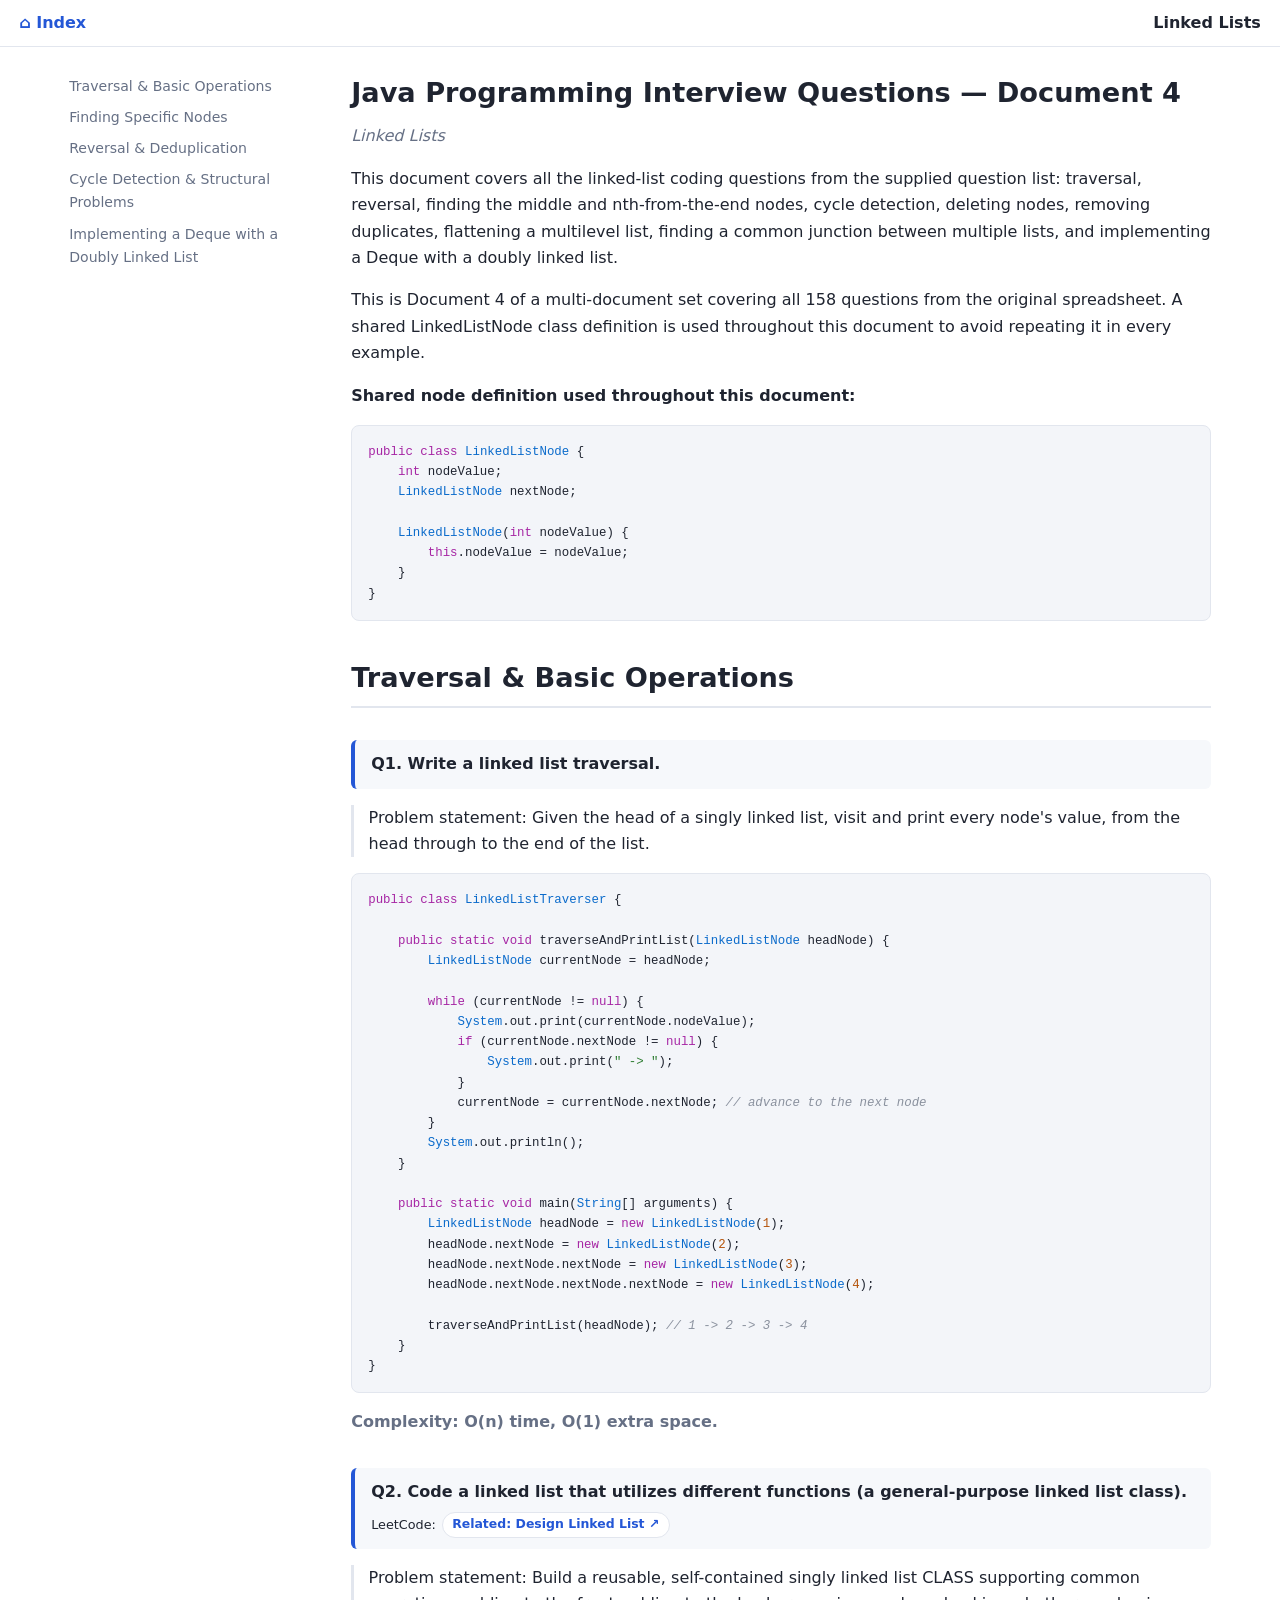
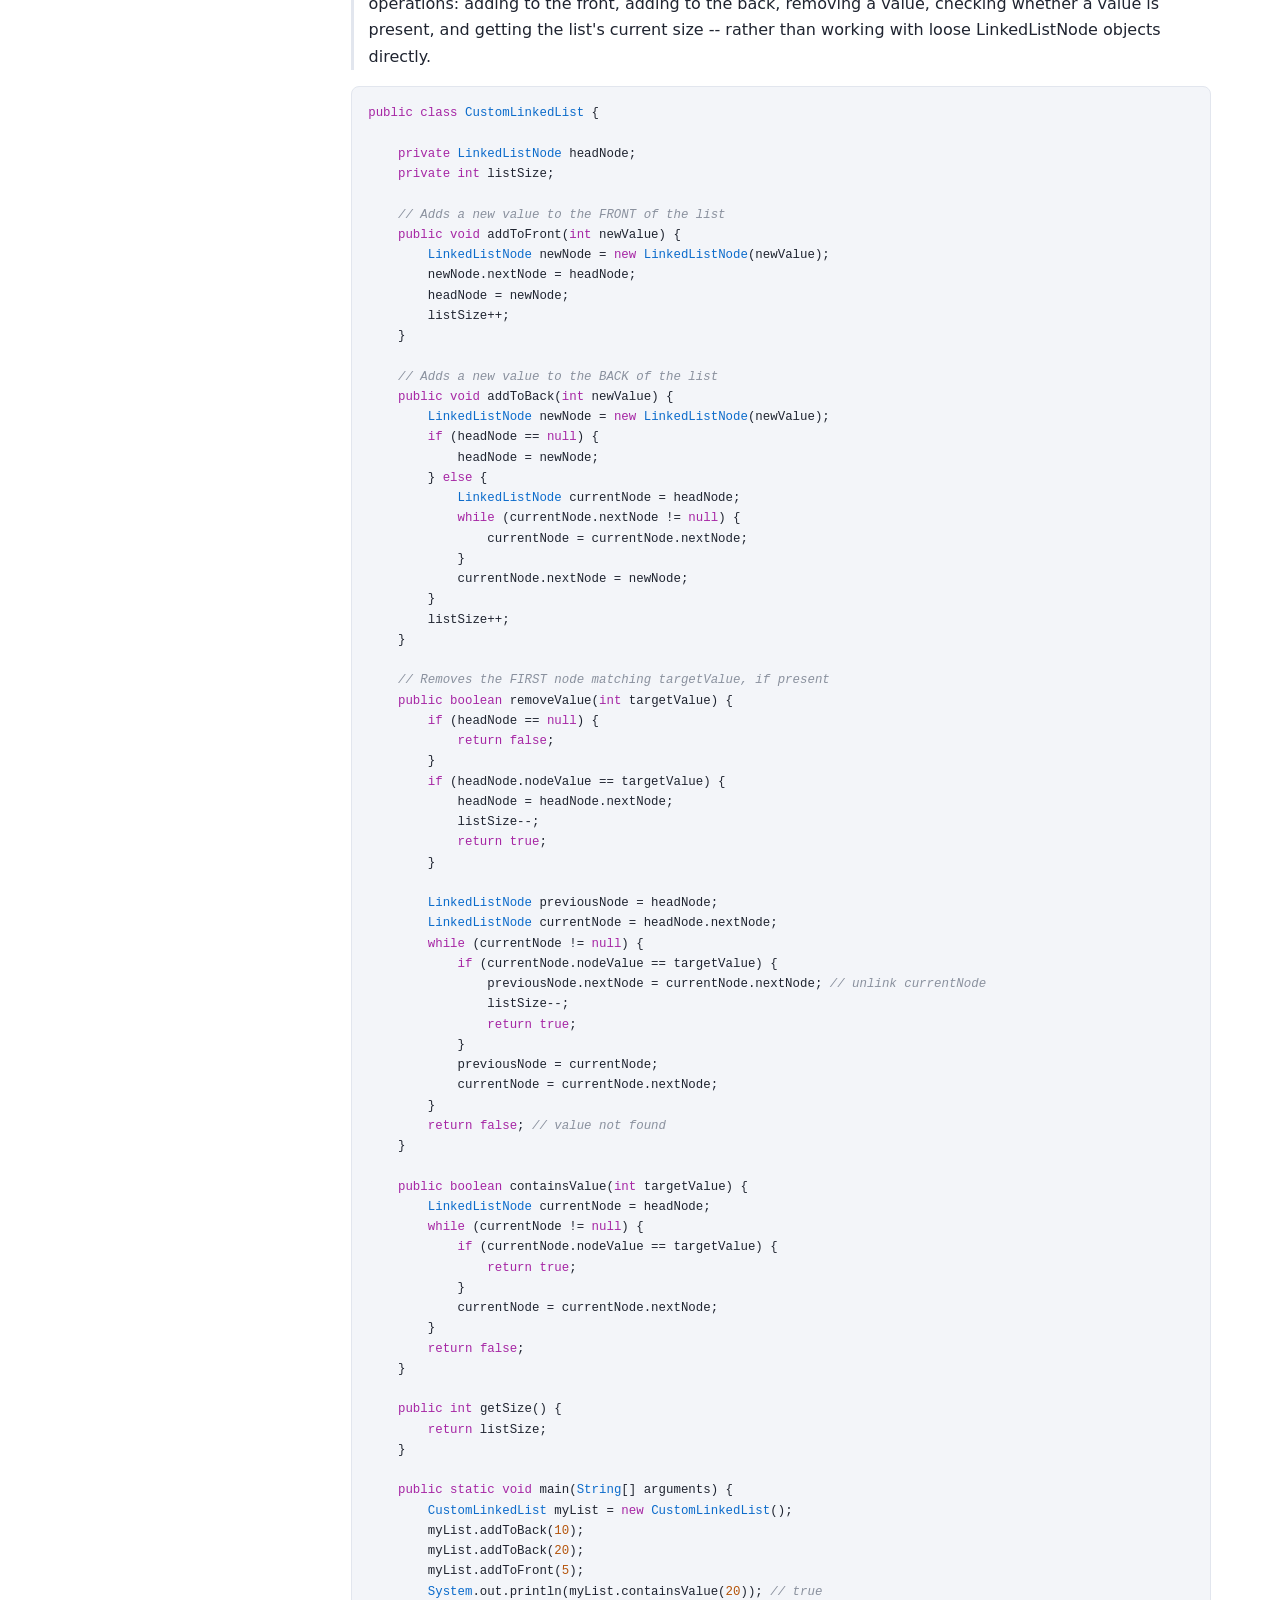
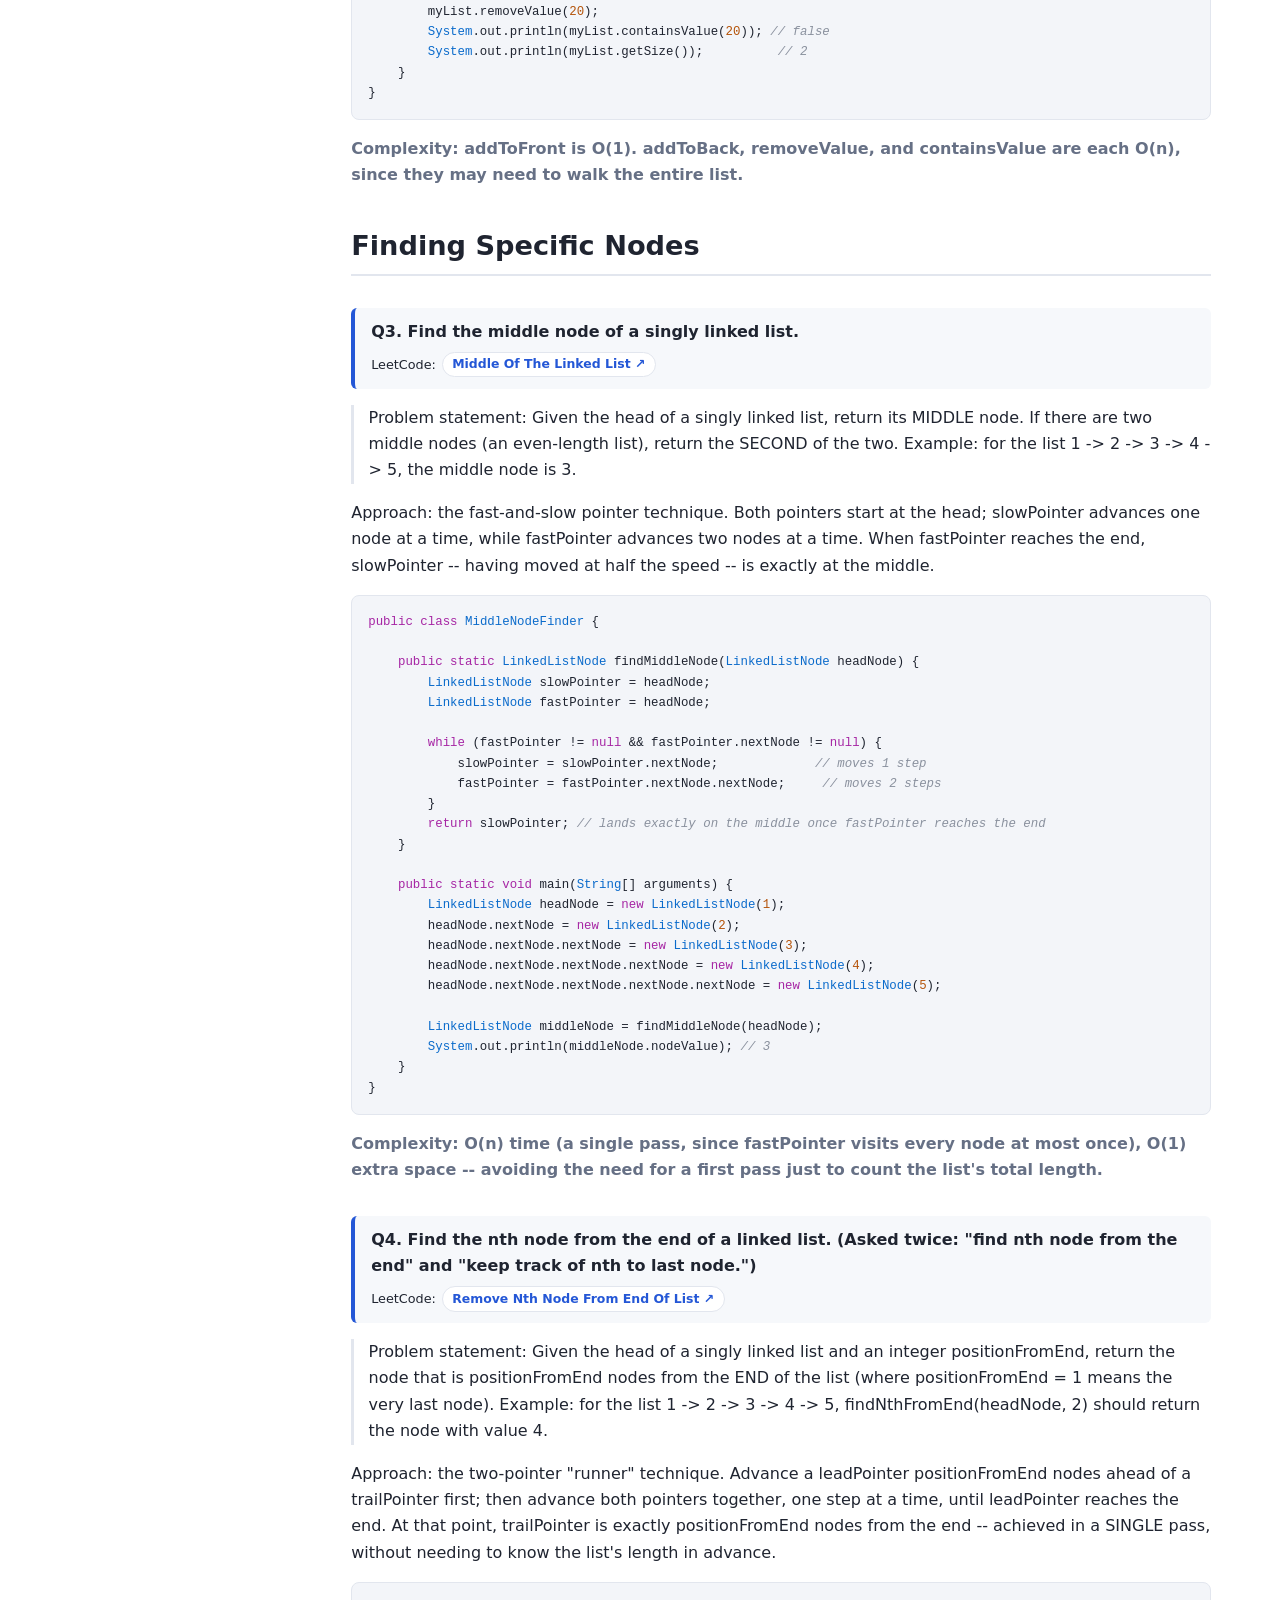
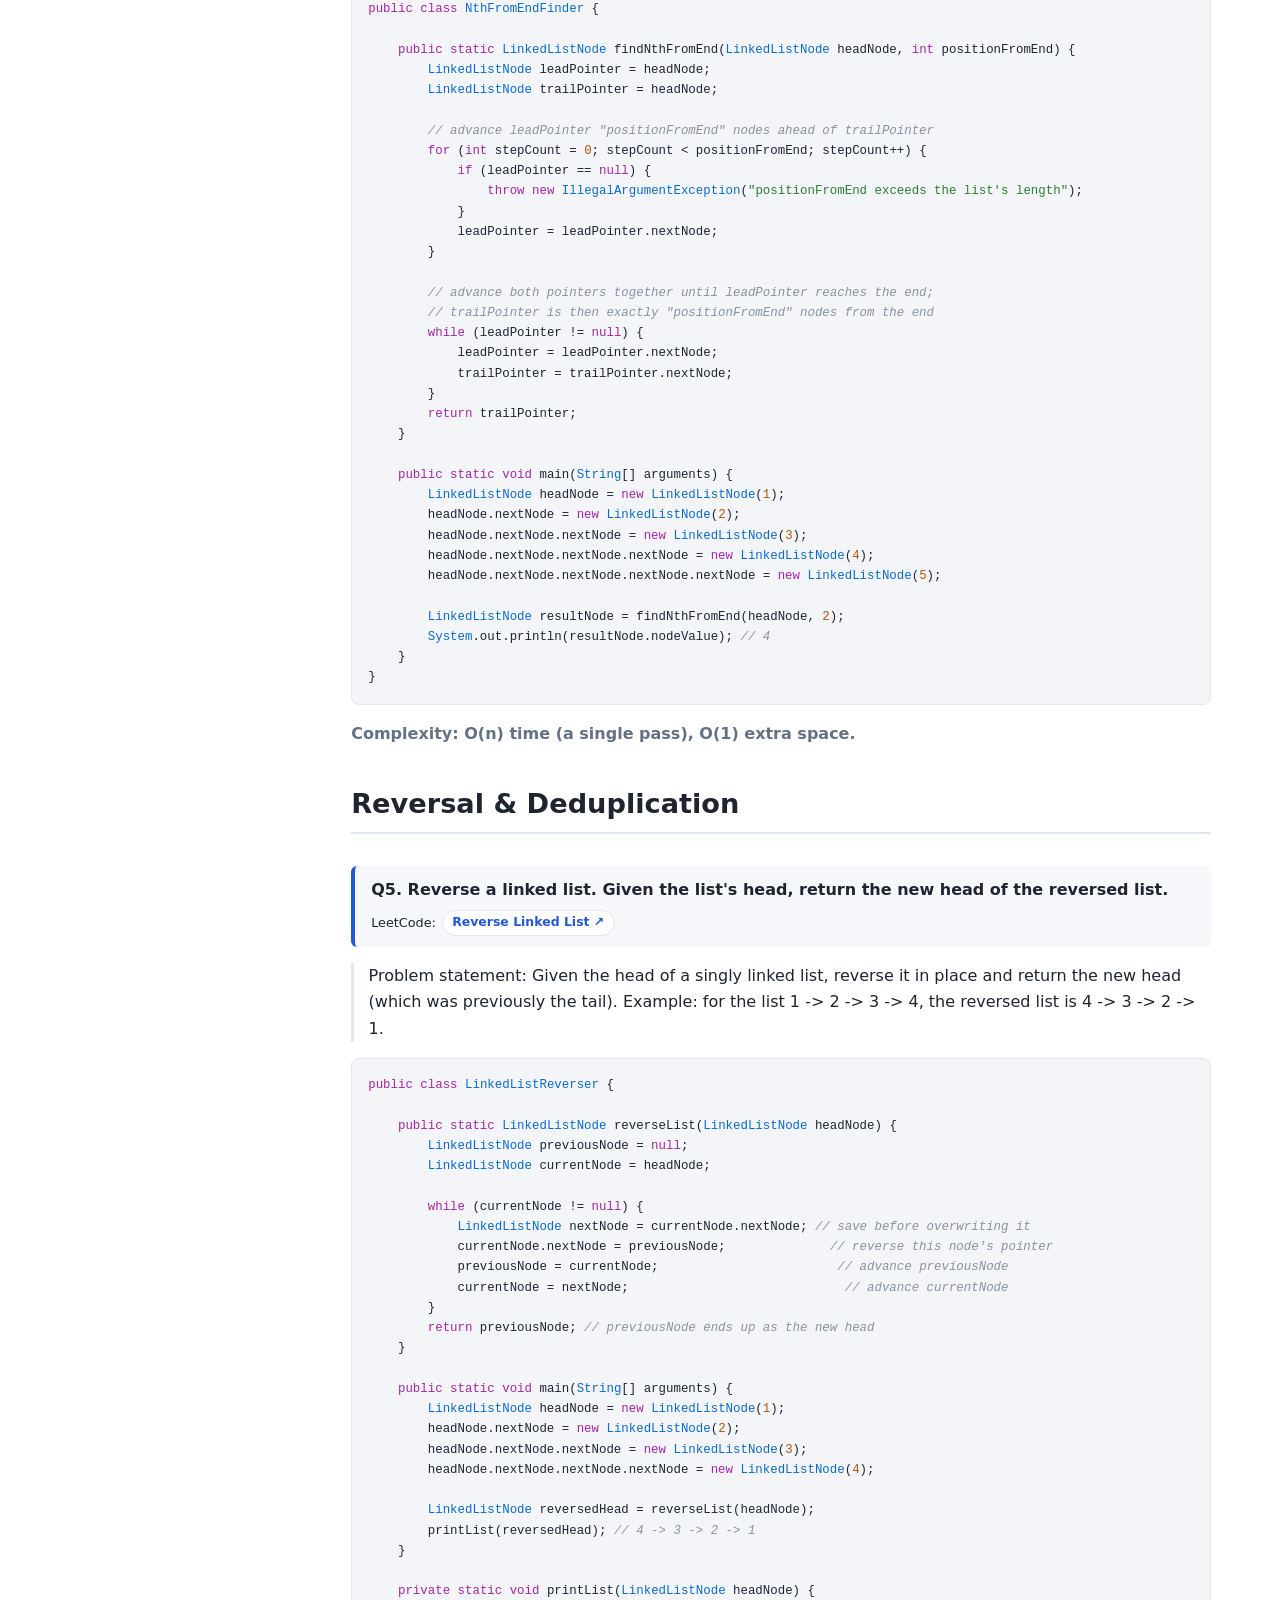
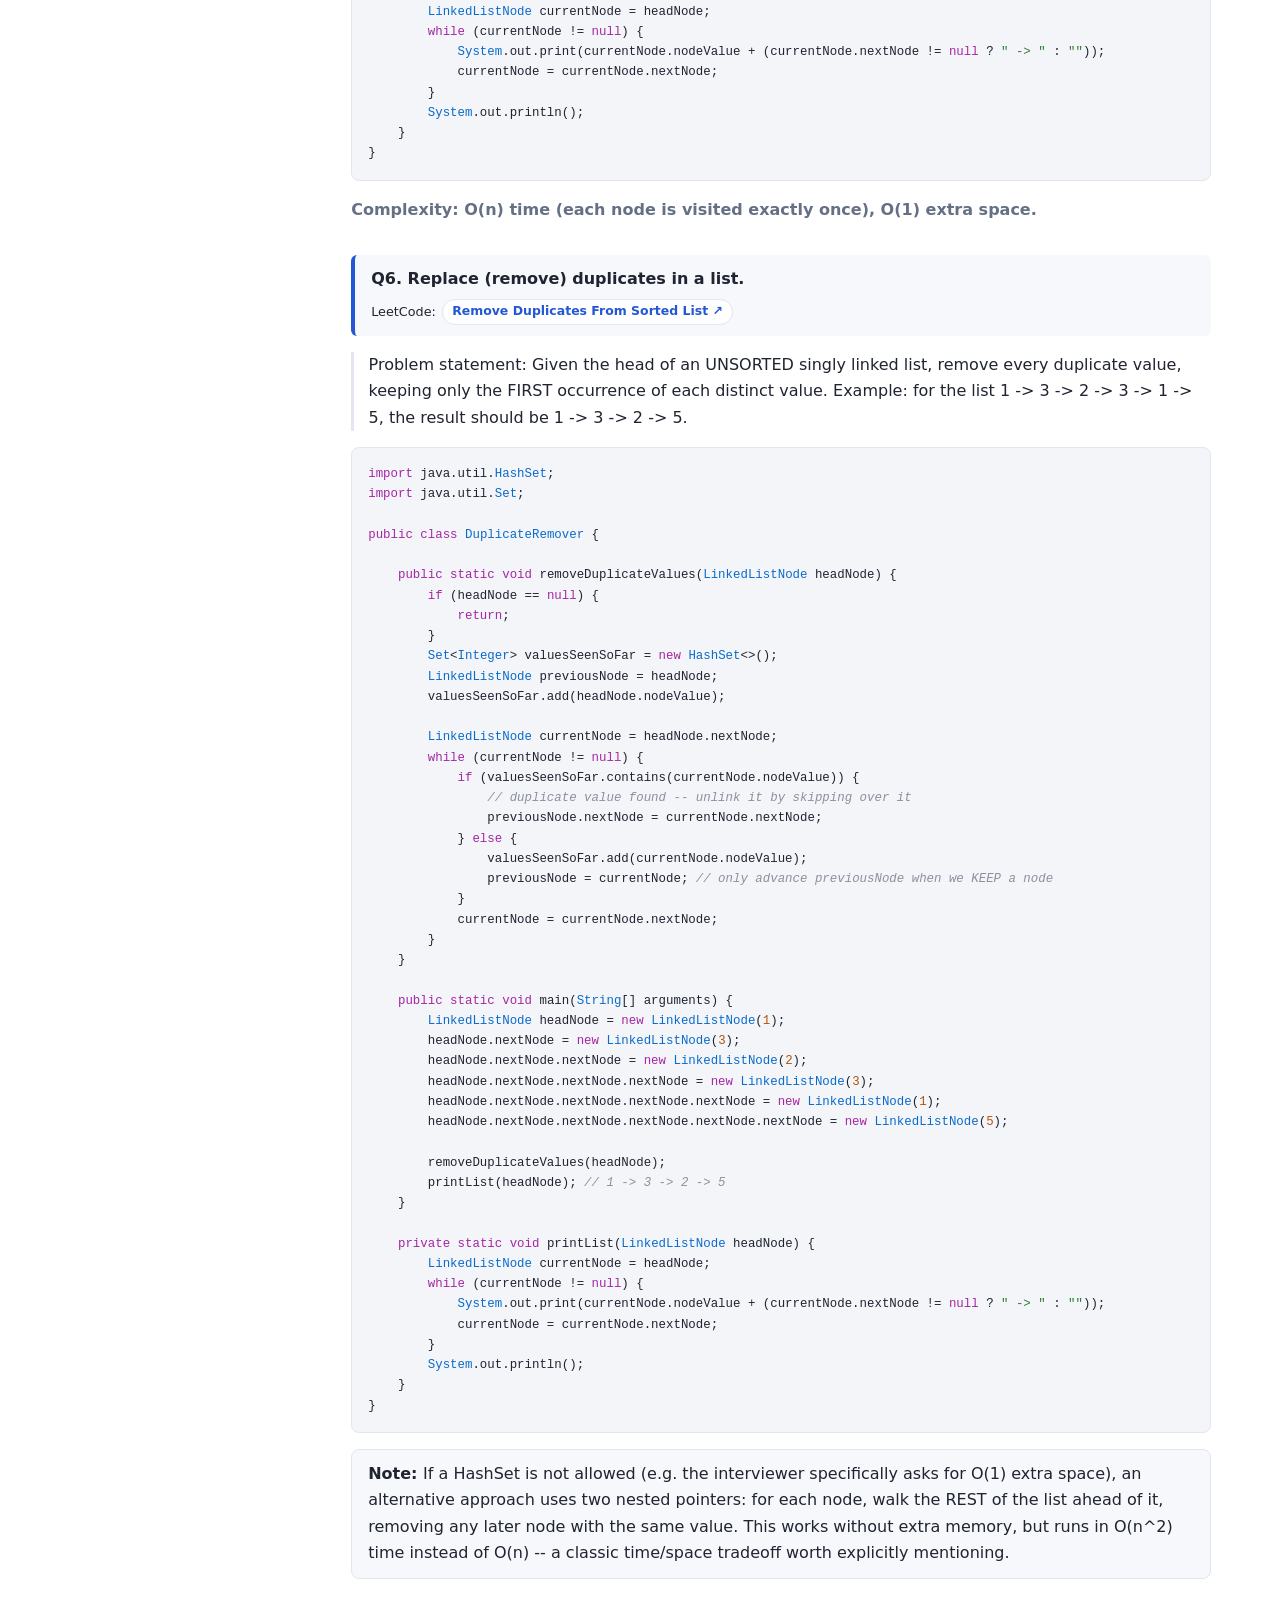
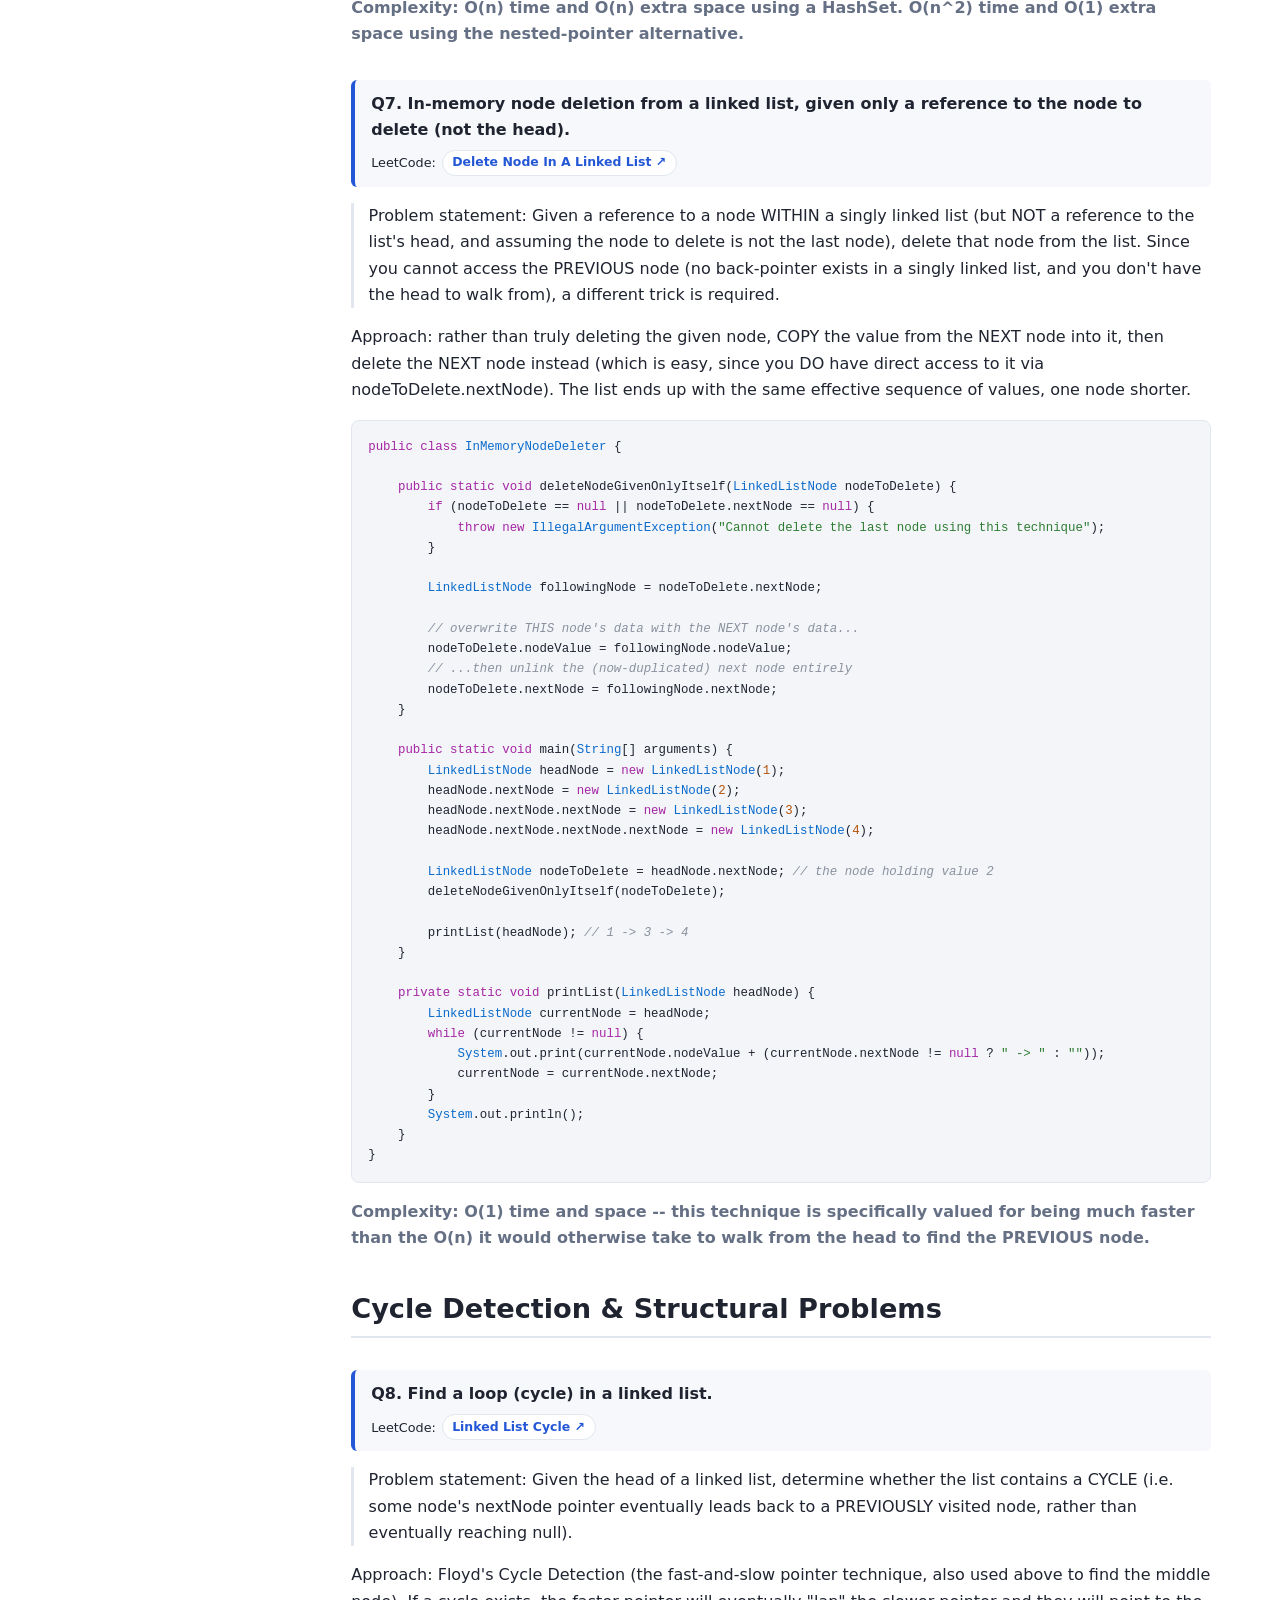
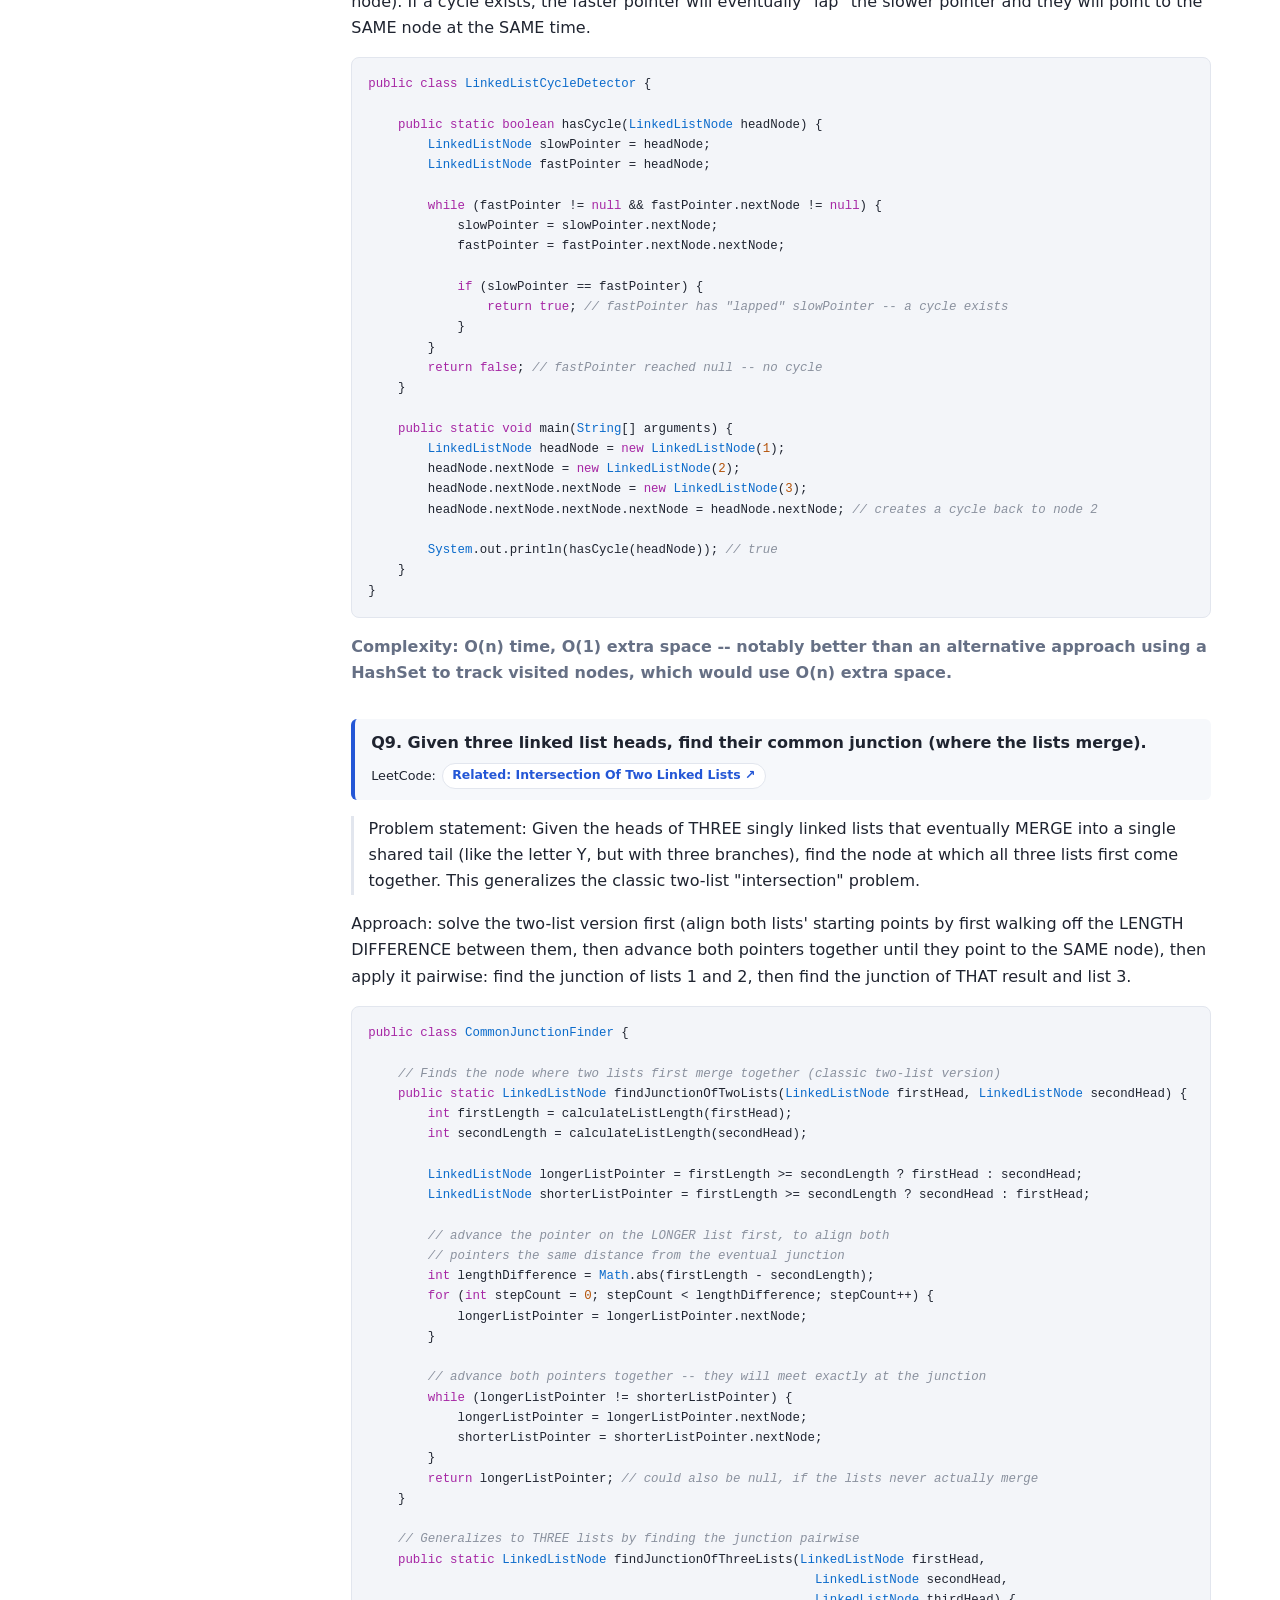
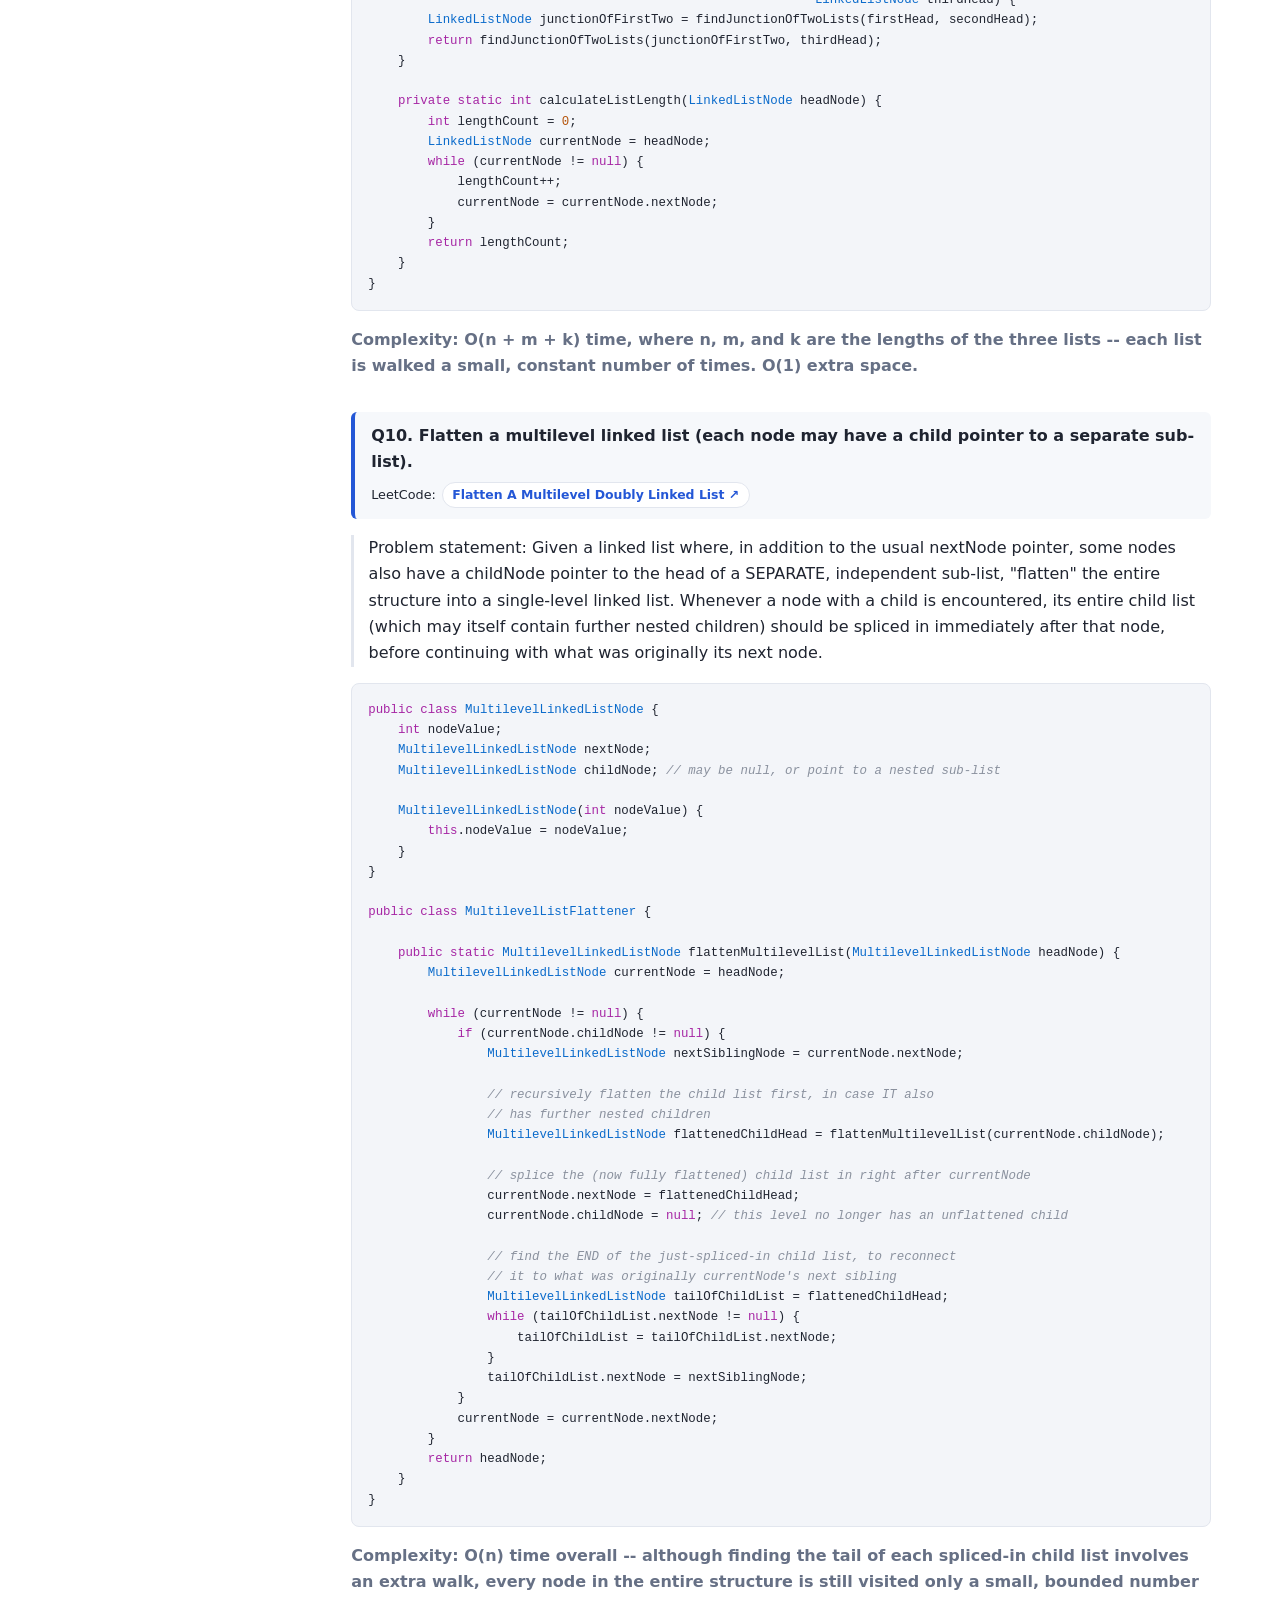
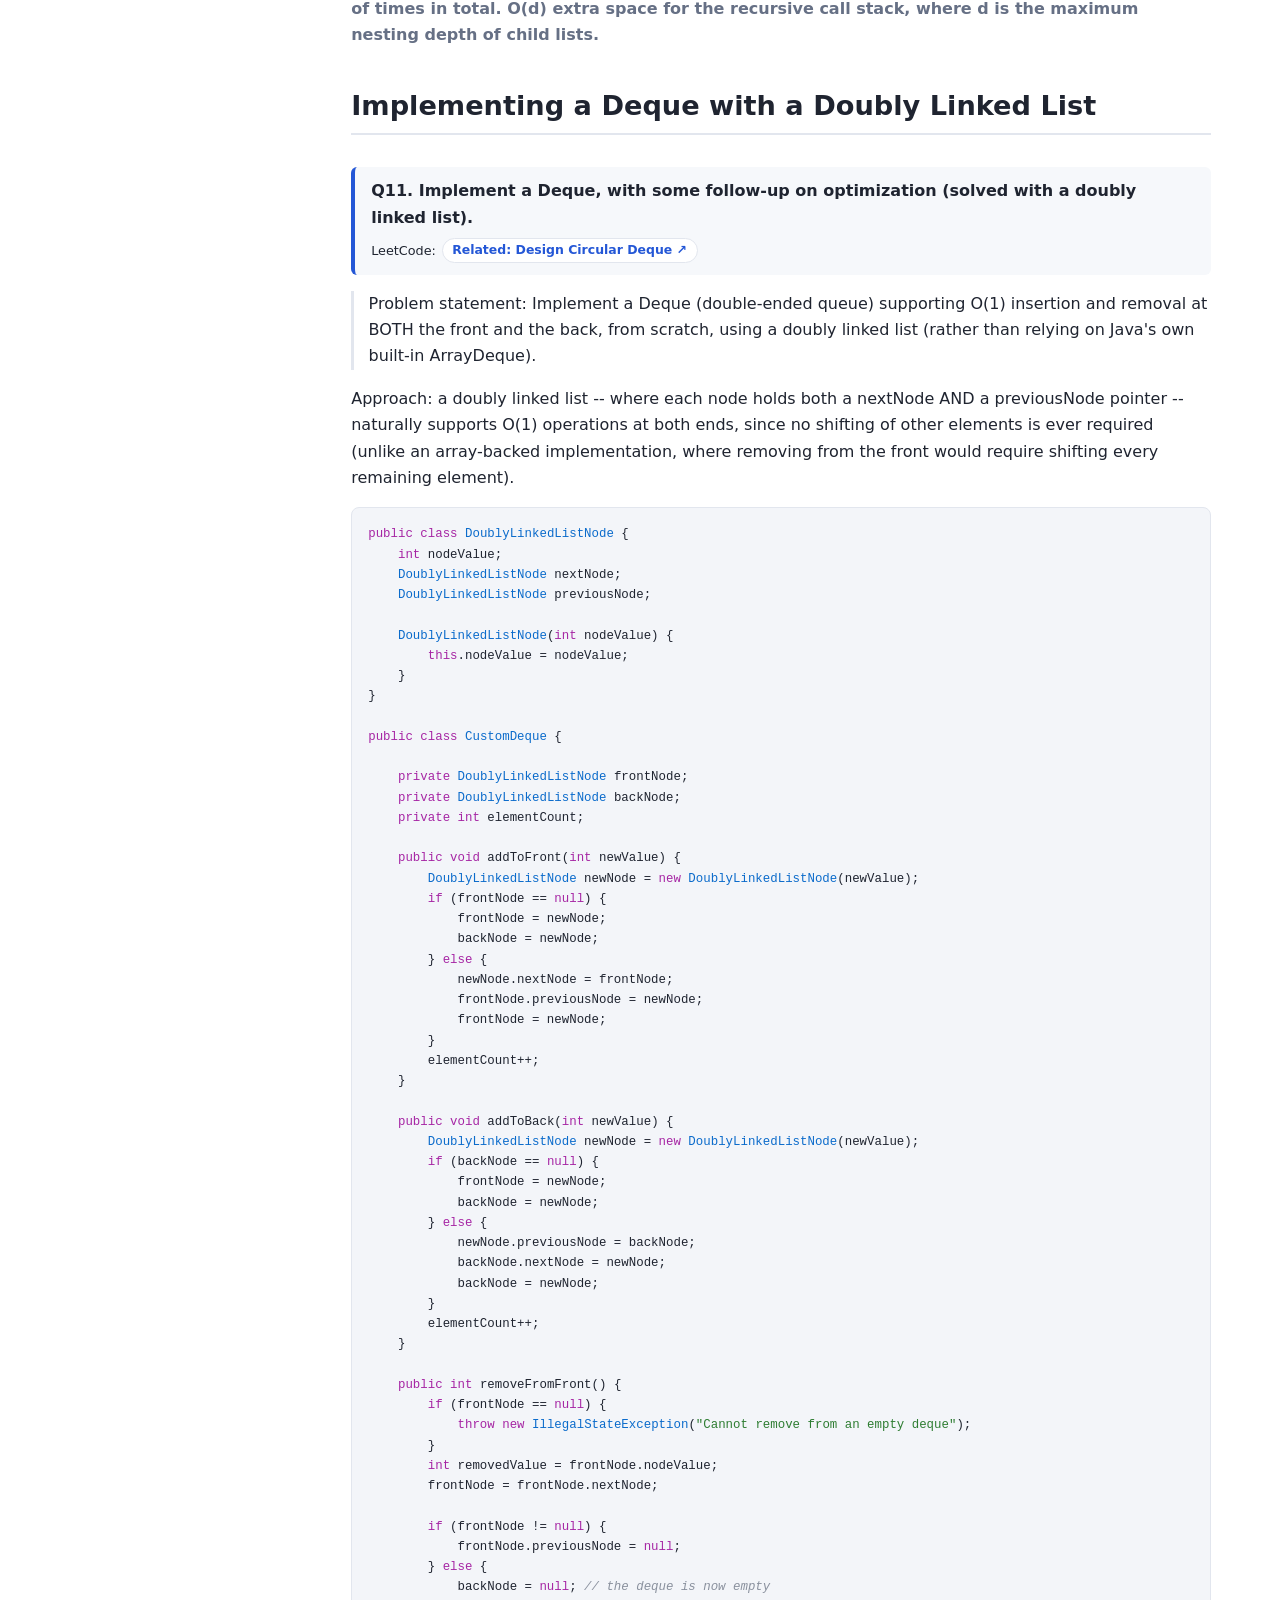
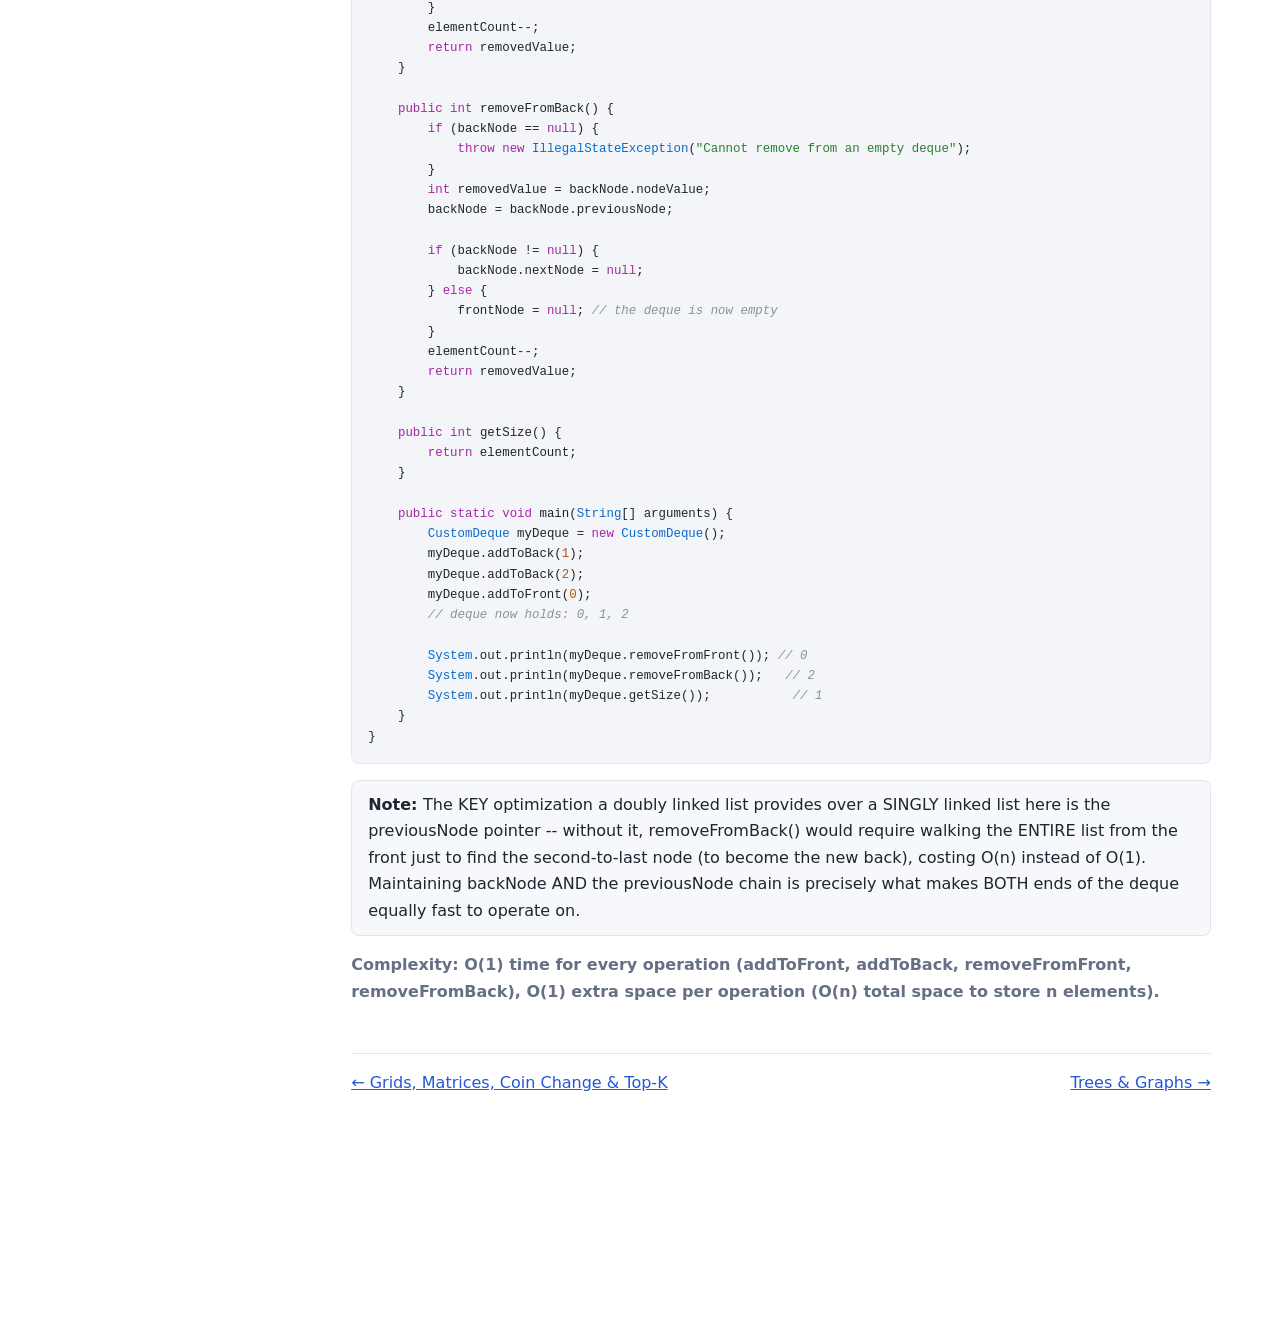
<file: pages/05-linked-list.html>
<!DOCTYPE html><html lang="en"><head><meta charset="utf-8"><meta name="viewport" content="width=device-width,initial-scale=1"><title>Linked Lists</title><link rel="stylesheet" href="../assets/style.css"></head><body>
<header class="top"><a href="../index.html">&#8962; Index</a><span class="sp"></span><strong>Linked Lists</strong></header>
<div class="layout"><nav class="toc"><a href="#traversal-basic-operations-0">Traversal &amp; Basic Operations</a><a href="#finding-specific-nodes-1">Finding Specific Nodes</a><a href="#reversal-deduplication-2">Reversal &amp; Deduplication</a><a href="#cycle-detection-structural-problems-3">Cycle Detection &amp; Structural Problems</a><a href="#implementing-a-deque-with-a-doubly-linked-list-4">Implementing a Deque with a Doubly Linked List</a></nav><main><h1 class="title">Java Programming Interview Questions — Document 4</h1><p class="sub">Linked Lists</p><p>This document covers all the linked-list coding questions from the supplied question list: traversal, reversal, finding the middle and nth-from-the-end nodes, cycle detection, deleting nodes, removing duplicates, flattening a multilevel list, finding a common junction between multiple lists, and implementing a Deque with a doubly linked list.</p>
<p>This is Document 4 of a multi-document set covering all 158 questions from the original spreadsheet. A shared LinkedListNode class definition is used throughout this document to avoid repeating it in every example.</p>
<p><strong>Shared node definition used throughout this document:</strong></p>
<pre><code><span class="k">public</span> <span class="k">class</span> <span class="t">LinkedListNode</span> {
    <span class="k">int</span> nodeValue;
    <span class="t">LinkedListNode</span> nextNode;
 
    <span class="t">LinkedListNode</span>(<span class="k">int</span> nodeValue) {
        <span class="k">this</span>.nodeValue = nodeValue;
    }
}</code></pre>
<h1 id="traversal-basic-operations-0">Traversal &amp; Basic Operations</h1>
<p class="question"><strong>Q1. Write a linked list traversal.</strong></p>
<p class="problem">Problem statement: Given the head of a singly linked list, visit and print every node&#x27;s value, from the head through to the end of the list.</p>
<pre><code><span class="k">public</span> <span class="k">class</span> <span class="t">LinkedListTraverser</span> {
 
    <span class="k">public</span> <span class="k">static</span> <span class="k">void</span> traverseAndPrintList(<span class="t">LinkedListNode</span> headNode) {
        <span class="t">LinkedListNode</span> currentNode = headNode;
 
        <span class="k">while</span> (currentNode != <span class="k">null</span>) {
            <span class="t">System</span>.out.print(currentNode.nodeValue);
            <span class="k">if</span> (currentNode.nextNode != <span class="k">null</span>) {
                <span class="t">System</span>.out.print(<span class="s">&quot; -&gt; &quot;</span>);
            }
            currentNode = currentNode.nextNode; <span class="c">// advance to the next node</span>
        }
        <span class="t">System</span>.out.println();
    }
 
    <span class="k">public</span> <span class="k">static</span> <span class="k">void</span> main(<span class="t">String</span>[] arguments) {
        <span class="t">LinkedListNode</span> headNode = <span class="k">new</span> <span class="t">LinkedListNode</span>(<span class="n">1</span>);
        headNode.nextNode = <span class="k">new</span> <span class="t">LinkedListNode</span>(<span class="n">2</span>);
        headNode.nextNode.nextNode = <span class="k">new</span> <span class="t">LinkedListNode</span>(<span class="n">3</span>);
        headNode.nextNode.nextNode.nextNode = <span class="k">new</span> <span class="t">LinkedListNode</span>(<span class="n">4</span>);
 
        traverseAndPrintList(headNode); <span class="c">// 1 -&gt; 2 -&gt; 3 -&gt; 4</span>
    }
}</code></pre>
<p class="complexity"><strong>Complexity: O(n) time, O(1) extra space.</strong></p>
<p class="question"><strong>Q2. Code a linked list that utilizes different functions (a general-purpose linked list class).</strong><br><span class="lcbar">LeetCode: <a class="lc" href="https://leetcode.com/problems/design-linked-list/" target="_blank" rel="noopener">Related: Design Linked List &#8599;</a></span></p>
<p class="problem">Problem statement: Build a reusable, self-contained singly linked list CLASS supporting common operations: adding to the front, adding to the back, removing a value, checking whether a value is present, and getting the list&#x27;s current size -- rather than working with loose LinkedListNode objects directly.</p>
<pre><code><span class="k">public</span> <span class="k">class</span> <span class="t">CustomLinkedList</span> {
 
    <span class="k">private</span> <span class="t">LinkedListNode</span> headNode;
    <span class="k">private</span> <span class="k">int</span> listSize;
 
    <span class="c">// Adds a new value to the FRONT of the list</span>
    <span class="k">public</span> <span class="k">void</span> addToFront(<span class="k">int</span> newValue) {
        <span class="t">LinkedListNode</span> newNode = <span class="k">new</span> <span class="t">LinkedListNode</span>(newValue);
        newNode.nextNode = headNode;
        headNode = newNode;
        listSize++;
    }
 
    <span class="c">// Adds a new value to the BACK of the list</span>
    <span class="k">public</span> <span class="k">void</span> addToBack(<span class="k">int</span> newValue) {
        <span class="t">LinkedListNode</span> newNode = <span class="k">new</span> <span class="t">LinkedListNode</span>(newValue);
        <span class="k">if</span> (headNode == <span class="k">null</span>) {
            headNode = newNode;
        } <span class="k">else</span> {
            <span class="t">LinkedListNode</span> currentNode = headNode;
            <span class="k">while</span> (currentNode.nextNode != <span class="k">null</span>) {
                currentNode = currentNode.nextNode;
            }
            currentNode.nextNode = newNode;
        }
        listSize++;
    }
 
    <span class="c">// Removes the FIRST node matching targetValue, if present</span>
    <span class="k">public</span> <span class="k">boolean</span> removeValue(<span class="k">int</span> targetValue) {
        <span class="k">if</span> (headNode == <span class="k">null</span>) {
            <span class="k">return</span> <span class="k">false</span>;
        }
        <span class="k">if</span> (headNode.nodeValue == targetValue) {
            headNode = headNode.nextNode;
            listSize--;
            <span class="k">return</span> <span class="k">true</span>;
        }
 
        <span class="t">LinkedListNode</span> previousNode = headNode;
        <span class="t">LinkedListNode</span> currentNode = headNode.nextNode;
        <span class="k">while</span> (currentNode != <span class="k">null</span>) {
            <span class="k">if</span> (currentNode.nodeValue == targetValue) {
                previousNode.nextNode = currentNode.nextNode; <span class="c">// unlink currentNode</span>
                listSize--;
                <span class="k">return</span> <span class="k">true</span>;
            }
            previousNode = currentNode;
            currentNode = currentNode.nextNode;
        }
        <span class="k">return</span> <span class="k">false</span>; <span class="c">// value not found</span>
    }
 
    <span class="k">public</span> <span class="k">boolean</span> containsValue(<span class="k">int</span> targetValue) {
        <span class="t">LinkedListNode</span> currentNode = headNode;
        <span class="k">while</span> (currentNode != <span class="k">null</span>) {
            <span class="k">if</span> (currentNode.nodeValue == targetValue) {
                <span class="k">return</span> <span class="k">true</span>;
            }
            currentNode = currentNode.nextNode;
        }
        <span class="k">return</span> <span class="k">false</span>;
    }
 
    <span class="k">public</span> <span class="k">int</span> getSize() {
        <span class="k">return</span> listSize;
    }
 
    <span class="k">public</span> <span class="k">static</span> <span class="k">void</span> main(<span class="t">String</span>[] arguments) {
        <span class="t">CustomLinkedList</span> myList = <span class="k">new</span> <span class="t">CustomLinkedList</span>();
        myList.addToBack(<span class="n">10</span>);
        myList.addToBack(<span class="n">20</span>);
        myList.addToFront(<span class="n">5</span>);
        <span class="t">System</span>.out.println(myList.containsValue(<span class="n">20</span>)); <span class="c">// true</span>
        myList.removeValue(<span class="n">20</span>);
        <span class="t">System</span>.out.println(myList.containsValue(<span class="n">20</span>)); <span class="c">// false</span>
        <span class="t">System</span>.out.println(myList.getSize());          <span class="c">// 2</span>
    }
}</code></pre>
<p class="complexity"><strong>Complexity: addToFront is O(1). addToBack, removeValue, and containsValue are each O(n), since they may need to walk the entire list.</strong></p>
<h1 id="finding-specific-nodes-1">Finding Specific Nodes</h1>
<p class="question"><strong>Q3. Find the middle node of a singly linked list.</strong><br><span class="lcbar">LeetCode: <a class="lc" href="https://leetcode.com/problems/middle-of-the-linked-list/" target="_blank" rel="noopener">Middle Of The Linked List &#8599;</a></span></p>
<p class="problem">Problem statement: Given the head of a singly linked list, return its MIDDLE node. If there are two middle nodes (an even-length list), return the SECOND of the two. Example: for the list 1 -&gt; 2 -&gt; 3 -&gt; 4 -&gt; 5, the middle node is 3.</p>
<p>Approach: the fast-and-slow pointer technique. Both pointers start at the head; slowPointer advances one node at a time, while fastPointer advances two nodes at a time. When fastPointer reaches the end, slowPointer -- having moved at half the speed -- is exactly at the middle.</p>
<pre><code><span class="k">public</span> <span class="k">class</span> <span class="t">MiddleNodeFinder</span> {
 
    <span class="k">public</span> <span class="k">static</span> <span class="t">LinkedListNode</span> findMiddleNode(<span class="t">LinkedListNode</span> headNode) {
        <span class="t">LinkedListNode</span> slowPointer = headNode;
        <span class="t">LinkedListNode</span> fastPointer = headNode;
 
        <span class="k">while</span> (fastPointer != <span class="k">null</span> &amp;&amp; fastPointer.nextNode != <span class="k">null</span>) {
            slowPointer = slowPointer.nextNode;             <span class="c">// moves 1 step</span>
            fastPointer = fastPointer.nextNode.nextNode;     <span class="c">// moves 2 steps</span>
        }
        <span class="k">return</span> slowPointer; <span class="c">// lands exactly on the middle once fastPointer reaches the end</span>
    }
 
    <span class="k">public</span> <span class="k">static</span> <span class="k">void</span> main(<span class="t">String</span>[] arguments) {
        <span class="t">LinkedListNode</span> headNode = <span class="k">new</span> <span class="t">LinkedListNode</span>(<span class="n">1</span>);
        headNode.nextNode = <span class="k">new</span> <span class="t">LinkedListNode</span>(<span class="n">2</span>);
        headNode.nextNode.nextNode = <span class="k">new</span> <span class="t">LinkedListNode</span>(<span class="n">3</span>);
        headNode.nextNode.nextNode.nextNode = <span class="k">new</span> <span class="t">LinkedListNode</span>(<span class="n">4</span>);
        headNode.nextNode.nextNode.nextNode.nextNode = <span class="k">new</span> <span class="t">LinkedListNode</span>(<span class="n">5</span>);
 
        <span class="t">LinkedListNode</span> middleNode = findMiddleNode(headNode);
        <span class="t">System</span>.out.println(middleNode.nodeValue); <span class="c">// 3</span>
    }
}</code></pre>
<p class="complexity"><strong>Complexity: O(n) time (a single pass, since fastPointer visits every node at most once), O(1) extra space -- avoiding the need for a first pass just to count the list&#x27;s total length.</strong></p>
<p class="question"><strong>Q4. Find the nth node from the end of a linked list. (Asked twice: &quot;find nth node from the end&quot; and &quot;keep track of nth to last node.&quot;)</strong><br><span class="lcbar">LeetCode: <a class="lc" href="https://leetcode.com/problems/remove-nth-node-from-end-of-list/" target="_blank" rel="noopener">Remove Nth Node From End Of List &#8599;</a></span></p>
<p class="problem">Problem statement: Given the head of a singly linked list and an integer positionFromEnd, return the node that is positionFromEnd nodes from the END of the list (where positionFromEnd = 1 means the very last node). Example: for the list 1 -&gt; 2 -&gt; 3 -&gt; 4 -&gt; 5, findNthFromEnd(headNode, 2) should return the node with value 4.</p>
<p>Approach: the two-pointer &quot;runner&quot; technique. Advance a leadPointer positionFromEnd nodes ahead of a trailPointer first; then advance both pointers together, one step at a time, until leadPointer reaches the end. At that point, trailPointer is exactly positionFromEnd nodes from the end -- achieved in a SINGLE pass, without needing to know the list&#x27;s length in advance.</p>
<pre><code><span class="k">public</span> <span class="k">class</span> <span class="t">NthFromEndFinder</span> {
 
    <span class="k">public</span> <span class="k">static</span> <span class="t">LinkedListNode</span> findNthFromEnd(<span class="t">LinkedListNode</span> headNode, <span class="k">int</span> positionFromEnd) {
        <span class="t">LinkedListNode</span> leadPointer = headNode;
        <span class="t">LinkedListNode</span> trailPointer = headNode;
 
        <span class="c">// advance leadPointer &quot;positionFromEnd&quot; nodes ahead of trailPointer</span>
        <span class="k">for</span> (<span class="k">int</span> stepCount = <span class="n">0</span>; stepCount &lt; positionFromEnd; stepCount++) {
            <span class="k">if</span> (leadPointer == <span class="k">null</span>) {
                <span class="k">throw</span> <span class="k">new</span> <span class="t">IllegalArgumentException</span>(<span class="s">&quot;positionFromEnd exceeds the list&#x27;s length&quot;</span>);
            }
            leadPointer = leadPointer.nextNode;
        }
 
        <span class="c">// advance both pointers together until leadPointer reaches the end;</span>
        <span class="c">// trailPointer is then exactly &quot;positionFromEnd&quot; nodes from the end</span>
        <span class="k">while</span> (leadPointer != <span class="k">null</span>) {
            leadPointer = leadPointer.nextNode;
            trailPointer = trailPointer.nextNode;
        }
        <span class="k">return</span> trailPointer;
    }
 
    <span class="k">public</span> <span class="k">static</span> <span class="k">void</span> main(<span class="t">String</span>[] arguments) {
        <span class="t">LinkedListNode</span> headNode = <span class="k">new</span> <span class="t">LinkedListNode</span>(<span class="n">1</span>);
        headNode.nextNode = <span class="k">new</span> <span class="t">LinkedListNode</span>(<span class="n">2</span>);
        headNode.nextNode.nextNode = <span class="k">new</span> <span class="t">LinkedListNode</span>(<span class="n">3</span>);
        headNode.nextNode.nextNode.nextNode = <span class="k">new</span> <span class="t">LinkedListNode</span>(<span class="n">4</span>);
        headNode.nextNode.nextNode.nextNode.nextNode = <span class="k">new</span> <span class="t">LinkedListNode</span>(<span class="n">5</span>);
 
        <span class="t">LinkedListNode</span> resultNode = findNthFromEnd(headNode, <span class="n">2</span>);
        <span class="t">System</span>.out.println(resultNode.nodeValue); <span class="c">// 4</span>
    }
}</code></pre>
<p class="complexity"><strong>Complexity: O(n) time (a single pass), O(1) extra space.</strong></p>
<h1 id="reversal-deduplication-2">Reversal &amp; Deduplication</h1>
<p class="question"><strong>Q5. Reverse a linked list. Given the list&#x27;s head, return the new head of the reversed list.</strong><br><span class="lcbar">LeetCode: <a class="lc" href="https://leetcode.com/problems/reverse-linked-list/" target="_blank" rel="noopener">Reverse Linked List &#8599;</a></span></p>
<p class="problem">Problem statement: Given the head of a singly linked list, reverse it in place and return the new head (which was previously the tail). Example: for the list 1 -&gt; 2 -&gt; 3 -&gt; 4, the reversed list is 4 -&gt; 3 -&gt; 2 -&gt; 1.</p>
<pre><code><span class="k">public</span> <span class="k">class</span> <span class="t">LinkedListReverser</span> {
 
    <span class="k">public</span> <span class="k">static</span> <span class="t">LinkedListNode</span> reverseList(<span class="t">LinkedListNode</span> headNode) {
        <span class="t">LinkedListNode</span> previousNode = <span class="k">null</span>;
        <span class="t">LinkedListNode</span> currentNode = headNode;
 
        <span class="k">while</span> (currentNode != <span class="k">null</span>) {
            <span class="t">LinkedListNode</span> nextNode = currentNode.nextNode; <span class="c">// save before overwriting it</span>
            currentNode.nextNode = previousNode;              <span class="c">// reverse this node&#x27;s pointer</span>
            previousNode = currentNode;                        <span class="c">// advance previousNode</span>
            currentNode = nextNode;                             <span class="c">// advance currentNode</span>
        }
        <span class="k">return</span> previousNode; <span class="c">// previousNode ends up as the new head</span>
    }
 
    <span class="k">public</span> <span class="k">static</span> <span class="k">void</span> main(<span class="t">String</span>[] arguments) {
        <span class="t">LinkedListNode</span> headNode = <span class="k">new</span> <span class="t">LinkedListNode</span>(<span class="n">1</span>);
        headNode.nextNode = <span class="k">new</span> <span class="t">LinkedListNode</span>(<span class="n">2</span>);
        headNode.nextNode.nextNode = <span class="k">new</span> <span class="t">LinkedListNode</span>(<span class="n">3</span>);
        headNode.nextNode.nextNode.nextNode = <span class="k">new</span> <span class="t">LinkedListNode</span>(<span class="n">4</span>);
 
        <span class="t">LinkedListNode</span> reversedHead = reverseList(headNode);
        printList(reversedHead); <span class="c">// 4 -&gt; 3 -&gt; 2 -&gt; 1</span>
    }
 
    <span class="k">private</span> <span class="k">static</span> <span class="k">void</span> printList(<span class="t">LinkedListNode</span> headNode) {
        <span class="t">LinkedListNode</span> currentNode = headNode;
        <span class="k">while</span> (currentNode != <span class="k">null</span>) {
            <span class="t">System</span>.out.print(currentNode.nodeValue + (currentNode.nextNode != <span class="k">null</span> ? <span class="s">&quot; -&gt; &quot;</span> : <span class="s">&quot;&quot;</span>));
            currentNode = currentNode.nextNode;
        }
        <span class="t">System</span>.out.println();
    }
}</code></pre>
<p class="complexity"><strong>Complexity: O(n) time (each node is visited exactly once), O(1) extra space.</strong></p>
<p class="question"><strong>Q6. Replace (remove) duplicates in a list.</strong><br><span class="lcbar">LeetCode: <a class="lc" href="https://leetcode.com/problems/remove-duplicates-from-sorted-list/" target="_blank" rel="noopener">Remove Duplicates From Sorted List &#8599;</a></span></p>
<p class="problem">Problem statement: Given the head of an UNSORTED singly linked list, remove every duplicate value, keeping only the FIRST occurrence of each distinct value. Example: for the list 1 -&gt; 3 -&gt; 2 -&gt; 3 -&gt; 1 -&gt; 5, the result should be 1 -&gt; 3 -&gt; 2 -&gt; 5.</p>
<pre><code><span class="k">import</span> java.util.<span class="t">HashSet</span>;
<span class="k">import</span> java.util.<span class="t">Set</span>;
 
<span class="k">public</span> <span class="k">class</span> <span class="t">DuplicateRemover</span> {
 
    <span class="k">public</span> <span class="k">static</span> <span class="k">void</span> removeDuplicateValues(<span class="t">LinkedListNode</span> headNode) {
        <span class="k">if</span> (headNode == <span class="k">null</span>) {
            <span class="k">return</span>;
        }
        <span class="t">Set</span>&lt;<span class="t">Integer</span>&gt; valuesSeenSoFar = <span class="k">new</span> <span class="t">HashSet</span>&lt;&gt;();
        <span class="t">LinkedListNode</span> previousNode = headNode;
        valuesSeenSoFar.add(headNode.nodeValue);
 
        <span class="t">LinkedListNode</span> currentNode = headNode.nextNode;
        <span class="k">while</span> (currentNode != <span class="k">null</span>) {
            <span class="k">if</span> (valuesSeenSoFar.contains(currentNode.nodeValue)) {
                <span class="c">// duplicate value found -- unlink it by skipping over it</span>
                previousNode.nextNode = currentNode.nextNode;
            } <span class="k">else</span> {
                valuesSeenSoFar.add(currentNode.nodeValue);
                previousNode = currentNode; <span class="c">// only advance previousNode when we KEEP a node</span>
            }
            currentNode = currentNode.nextNode;
        }
    }
 
    <span class="k">public</span> <span class="k">static</span> <span class="k">void</span> main(<span class="t">String</span>[] arguments) {
        <span class="t">LinkedListNode</span> headNode = <span class="k">new</span> <span class="t">LinkedListNode</span>(<span class="n">1</span>);
        headNode.nextNode = <span class="k">new</span> <span class="t">LinkedListNode</span>(<span class="n">3</span>);
        headNode.nextNode.nextNode = <span class="k">new</span> <span class="t">LinkedListNode</span>(<span class="n">2</span>);
        headNode.nextNode.nextNode.nextNode = <span class="k">new</span> <span class="t">LinkedListNode</span>(<span class="n">3</span>);
        headNode.nextNode.nextNode.nextNode.nextNode = <span class="k">new</span> <span class="t">LinkedListNode</span>(<span class="n">1</span>);
        headNode.nextNode.nextNode.nextNode.nextNode.nextNode = <span class="k">new</span> <span class="t">LinkedListNode</span>(<span class="n">5</span>);
 
        removeDuplicateValues(headNode);
        printList(headNode); <span class="c">// 1 -&gt; 3 -&gt; 2 -&gt; 5</span>
    }
 
    <span class="k">private</span> <span class="k">static</span> <span class="k">void</span> printList(<span class="t">LinkedListNode</span> headNode) {
        <span class="t">LinkedListNode</span> currentNode = headNode;
        <span class="k">while</span> (currentNode != <span class="k">null</span>) {
            <span class="t">System</span>.out.print(currentNode.nodeValue + (currentNode.nextNode != <span class="k">null</span> ? <span class="s">&quot; -&gt; &quot;</span> : <span class="s">&quot;&quot;</span>));
            currentNode = currentNode.nextNode;
        }
        <span class="t">System</span>.out.println();
    }
}</code></pre>
<div class="callout"><strong>Note: </strong>If a HashSet is not allowed (e.g. the interviewer specifically asks for O(1) extra space), an alternative approach uses two nested pointers: for each node, walk the REST of the list ahead of it, removing any later node with the same value. This works without extra memory, but runs in O(n^2) time instead of O(n) -- a classic time/space tradeoff worth explicitly mentioning.</div>
<p class="complexity"><strong>Complexity: O(n) time and O(n) extra space using a HashSet. O(n^2) time and O(1) extra space using the nested-pointer alternative.</strong></p>
<p class="question"><strong>Q7. In-memory node deletion from a linked list, given only a reference to the node to delete (not the head).</strong><br><span class="lcbar">LeetCode: <a class="lc" href="https://leetcode.com/problems/delete-node-in-a-linked-list/" target="_blank" rel="noopener">Delete Node In A Linked List &#8599;</a></span></p>
<p class="problem">Problem statement: Given a reference to a node WITHIN a singly linked list (but NOT a reference to the list&#x27;s head, and assuming the node to delete is not the last node), delete that node from the list. Since you cannot access the PREVIOUS node (no back-pointer exists in a singly linked list, and you don&#x27;t have the head to walk from), a different trick is required.</p>
<p>Approach: rather than truly deleting the given node, COPY the value from the NEXT node into it, then delete the NEXT node instead (which is easy, since you DO have direct access to it via nodeToDelete.nextNode). The list ends up with the same effective sequence of values, one node shorter.</p>
<pre><code><span class="k">public</span> <span class="k">class</span> <span class="t">InMemoryNodeDeleter</span> {
 
    <span class="k">public</span> <span class="k">static</span> <span class="k">void</span> deleteNodeGivenOnlyItself(<span class="t">LinkedListNode</span> nodeToDelete) {
        <span class="k">if</span> (nodeToDelete == <span class="k">null</span> || nodeToDelete.nextNode == <span class="k">null</span>) {
            <span class="k">throw</span> <span class="k">new</span> <span class="t">IllegalArgumentException</span>(<span class="s">&quot;Cannot delete the last node using this technique&quot;</span>);
        }
 
        <span class="t">LinkedListNode</span> followingNode = nodeToDelete.nextNode;
 
        <span class="c">// overwrite THIS node&#x27;s data with the NEXT node&#x27;s data...</span>
        nodeToDelete.nodeValue = followingNode.nodeValue;
        <span class="c">// ...then unlink the (now-duplicated) next node entirely</span>
        nodeToDelete.nextNode = followingNode.nextNode;
    }
 
    <span class="k">public</span> <span class="k">static</span> <span class="k">void</span> main(<span class="t">String</span>[] arguments) {
        <span class="t">LinkedListNode</span> headNode = <span class="k">new</span> <span class="t">LinkedListNode</span>(<span class="n">1</span>);
        headNode.nextNode = <span class="k">new</span> <span class="t">LinkedListNode</span>(<span class="n">2</span>);
        headNode.nextNode.nextNode = <span class="k">new</span> <span class="t">LinkedListNode</span>(<span class="n">3</span>);
        headNode.nextNode.nextNode.nextNode = <span class="k">new</span> <span class="t">LinkedListNode</span>(<span class="n">4</span>);
 
        <span class="t">LinkedListNode</span> nodeToDelete = headNode.nextNode; <span class="c">// the node holding value 2</span>
        deleteNodeGivenOnlyItself(nodeToDelete);
 
        printList(headNode); <span class="c">// 1 -&gt; 3 -&gt; 4</span>
    }
 
    <span class="k">private</span> <span class="k">static</span> <span class="k">void</span> printList(<span class="t">LinkedListNode</span> headNode) {
        <span class="t">LinkedListNode</span> currentNode = headNode;
        <span class="k">while</span> (currentNode != <span class="k">null</span>) {
            <span class="t">System</span>.out.print(currentNode.nodeValue + (currentNode.nextNode != <span class="k">null</span> ? <span class="s">&quot; -&gt; &quot;</span> : <span class="s">&quot;&quot;</span>));
            currentNode = currentNode.nextNode;
        }
        <span class="t">System</span>.out.println();
    }
}</code></pre>
<p class="complexity"><strong>Complexity: O(1) time and space -- this technique is specifically valued for being much faster than the O(n) it would otherwise take to walk from the head to find the PREVIOUS node.</strong></p>
<h1 id="cycle-detection-structural-problems-3">Cycle Detection &amp; Structural Problems</h1>
<p class="question"><strong>Q8. Find a loop (cycle) in a linked list.</strong><br><span class="lcbar">LeetCode: <a class="lc" href="https://leetcode.com/problems/linked-list-cycle/" target="_blank" rel="noopener">Linked List Cycle &#8599;</a></span></p>
<p class="problem">Problem statement: Given the head of a linked list, determine whether the list contains a CYCLE (i.e. some node&#x27;s nextNode pointer eventually leads back to a PREVIOUSLY visited node, rather than eventually reaching null).</p>
<p>Approach: Floyd&#x27;s Cycle Detection (the fast-and-slow pointer technique, also used above to find the middle node). If a cycle exists, the faster pointer will eventually &quot;lap&quot; the slower pointer and they will point to the SAME node at the SAME time.</p>
<pre><code><span class="k">public</span> <span class="k">class</span> <span class="t">LinkedListCycleDetector</span> {
 
    <span class="k">public</span> <span class="k">static</span> <span class="k">boolean</span> hasCycle(<span class="t">LinkedListNode</span> headNode) {
        <span class="t">LinkedListNode</span> slowPointer = headNode;
        <span class="t">LinkedListNode</span> fastPointer = headNode;
 
        <span class="k">while</span> (fastPointer != <span class="k">null</span> &amp;&amp; fastPointer.nextNode != <span class="k">null</span>) {
            slowPointer = slowPointer.nextNode;
            fastPointer = fastPointer.nextNode.nextNode;
 
            <span class="k">if</span> (slowPointer == fastPointer) {
                <span class="k">return</span> <span class="k">true</span>; <span class="c">// fastPointer has &quot;lapped&quot; slowPointer -- a cycle exists</span>
            }
        }
        <span class="k">return</span> <span class="k">false</span>; <span class="c">// fastPointer reached null -- no cycle</span>
    }
 
    <span class="k">public</span> <span class="k">static</span> <span class="k">void</span> main(<span class="t">String</span>[] arguments) {
        <span class="t">LinkedListNode</span> headNode = <span class="k">new</span> <span class="t">LinkedListNode</span>(<span class="n">1</span>);
        headNode.nextNode = <span class="k">new</span> <span class="t">LinkedListNode</span>(<span class="n">2</span>);
        headNode.nextNode.nextNode = <span class="k">new</span> <span class="t">LinkedListNode</span>(<span class="n">3</span>);
        headNode.nextNode.nextNode.nextNode = headNode.nextNode; <span class="c">// creates a cycle back to node 2</span>
 
        <span class="t">System</span>.out.println(hasCycle(headNode)); <span class="c">// true</span>
    }
}</code></pre>
<p class="complexity"><strong>Complexity: O(n) time, O(1) extra space -- notably better than an alternative approach using a HashSet to track visited nodes, which would use O(n) extra space.</strong></p>
<p class="question"><strong>Q9. Given three linked list heads, find their common junction (where the lists merge).</strong><br><span class="lcbar">LeetCode: <a class="lc" href="https://leetcode.com/problems/intersection-of-two-linked-lists/" target="_blank" rel="noopener">Related: Intersection Of Two Linked Lists &#8599;</a></span></p>
<p class="problem">Problem statement: Given the heads of THREE singly linked lists that eventually MERGE into a single shared tail (like the letter Y, but with three branches), find the node at which all three lists first come together. This generalizes the classic two-list &quot;intersection&quot; problem.</p>
<p>Approach: solve the two-list version first (align both lists&#x27; starting points by first walking off the LENGTH DIFFERENCE between them, then advance both pointers together until they point to the SAME node), then apply it pairwise: find the junction of lists 1 and 2, then find the junction of THAT result and list 3.</p>
<pre><code><span class="k">public</span> <span class="k">class</span> <span class="t">CommonJunctionFinder</span> {
 
    <span class="c">// Finds the node where two lists first merge together (classic two-list version)</span>
    <span class="k">public</span> <span class="k">static</span> <span class="t">LinkedListNode</span> findJunctionOfTwoLists(<span class="t">LinkedListNode</span> firstHead, <span class="t">LinkedListNode</span> secondHead) {
        <span class="k">int</span> firstLength = calculateListLength(firstHead);
        <span class="k">int</span> secondLength = calculateListLength(secondHead);
 
        <span class="t">LinkedListNode</span> longerListPointer = firstLength &gt;= secondLength ? firstHead : secondHead;
        <span class="t">LinkedListNode</span> shorterListPointer = firstLength &gt;= secondLength ? secondHead : firstHead;
 
        <span class="c">// advance the pointer on the LONGER list first, to align both</span>
        <span class="c">// pointers the same distance from the eventual junction</span>
        <span class="k">int</span> lengthDifference = <span class="t">Math</span>.abs(firstLength - secondLength);
        <span class="k">for</span> (<span class="k">int</span> stepCount = <span class="n">0</span>; stepCount &lt; lengthDifference; stepCount++) {
            longerListPointer = longerListPointer.nextNode;
        }
 
        <span class="c">// advance both pointers together -- they will meet exactly at the junction</span>
        <span class="k">while</span> (longerListPointer != shorterListPointer) {
            longerListPointer = longerListPointer.nextNode;
            shorterListPointer = shorterListPointer.nextNode;
        }
        <span class="k">return</span> longerListPointer; <span class="c">// could also be null, if the lists never actually merge</span>
    }
 
    <span class="c">// Generalizes to THREE lists by finding the junction pairwise</span>
    <span class="k">public</span> <span class="k">static</span> <span class="t">LinkedListNode</span> findJunctionOfThreeLists(<span class="t">LinkedListNode</span> firstHead,
                                                            <span class="t">LinkedListNode</span> secondHead,
                                                            <span class="t">LinkedListNode</span> thirdHead) {
        <span class="t">LinkedListNode</span> junctionOfFirstTwo = findJunctionOfTwoLists(firstHead, secondHead);
        <span class="k">return</span> findJunctionOfTwoLists(junctionOfFirstTwo, thirdHead);
    }
 
    <span class="k">private</span> <span class="k">static</span> <span class="k">int</span> calculateListLength(<span class="t">LinkedListNode</span> headNode) {
        <span class="k">int</span> lengthCount = <span class="n">0</span>;
        <span class="t">LinkedListNode</span> currentNode = headNode;
        <span class="k">while</span> (currentNode != <span class="k">null</span>) {
            lengthCount++;
            currentNode = currentNode.nextNode;
        }
        <span class="k">return</span> lengthCount;
    }
}</code></pre>
<p class="complexity"><strong>Complexity: O(n + m + k) time, where n, m, and k are the lengths of the three lists -- each list is walked a small, constant number of times. O(1) extra space.</strong></p>
<p class="question"><strong>Q10. Flatten a multilevel linked list (each node may have a child pointer to a separate sub-list).</strong><br><span class="lcbar">LeetCode: <a class="lc" href="https://leetcode.com/problems/flatten-a-multilevel-doubly-linked-list/" target="_blank" rel="noopener">Flatten A Multilevel Doubly Linked List &#8599;</a></span></p>
<p class="problem">Problem statement: Given a linked list where, in addition to the usual nextNode pointer, some nodes also have a childNode pointer to the head of a SEPARATE, independent sub-list, &quot;flatten&quot; the entire structure into a single-level linked list. Whenever a node with a child is encountered, its entire child list (which may itself contain further nested children) should be spliced in immediately after that node, before continuing with what was originally its next node.</p>
<pre><code><span class="k">public</span> <span class="k">class</span> <span class="t">MultilevelLinkedListNode</span> {
    <span class="k">int</span> nodeValue;
    <span class="t">MultilevelLinkedListNode</span> nextNode;
    <span class="t">MultilevelLinkedListNode</span> childNode; <span class="c">// may be null, or point to a nested sub-list</span>
 
    <span class="t">MultilevelLinkedListNode</span>(<span class="k">int</span> nodeValue) {
        <span class="k">this</span>.nodeValue = nodeValue;
    }
}
 
<span class="k">public</span> <span class="k">class</span> <span class="t">MultilevelListFlattener</span> {
 
    <span class="k">public</span> <span class="k">static</span> <span class="t">MultilevelLinkedListNode</span> flattenMultilevelList(<span class="t">MultilevelLinkedListNode</span> headNode) {
        <span class="t">MultilevelLinkedListNode</span> currentNode = headNode;
 
        <span class="k">while</span> (currentNode != <span class="k">null</span>) {
            <span class="k">if</span> (currentNode.childNode != <span class="k">null</span>) {
                <span class="t">MultilevelLinkedListNode</span> nextSiblingNode = currentNode.nextNode;
 
                <span class="c">// recursively flatten the child list first, in case IT also</span>
                <span class="c">// has further nested children</span>
                <span class="t">MultilevelLinkedListNode</span> flattenedChildHead = flattenMultilevelList(currentNode.childNode);
 
                <span class="c">// splice the (now fully flattened) child list in right after currentNode</span>
                currentNode.nextNode = flattenedChildHead;
                currentNode.childNode = <span class="k">null</span>; <span class="c">// this level no longer has an unflattened child</span>
 
                <span class="c">// find the END of the just-spliced-in child list, to reconnect</span>
                <span class="c">// it to what was originally currentNode&#x27;s next sibling</span>
                <span class="t">MultilevelLinkedListNode</span> tailOfChildList = flattenedChildHead;
                <span class="k">while</span> (tailOfChildList.nextNode != <span class="k">null</span>) {
                    tailOfChildList = tailOfChildList.nextNode;
                }
                tailOfChildList.nextNode = nextSiblingNode;
            }
            currentNode = currentNode.nextNode;
        }
        <span class="k">return</span> headNode;
    }
}</code></pre>
<p class="complexity"><strong>Complexity: O(n) time overall -- although finding the tail of each spliced-in child list involves an extra walk, every node in the entire structure is still visited only a small, bounded number of times in total. O(d) extra space for the recursive call stack, where d is the maximum nesting depth of child lists.</strong></p>
<h1 id="implementing-a-deque-with-a-doubly-linked-list-4">Implementing a Deque with a Doubly Linked List</h1>
<p class="question"><strong>Q11. Implement a Deque, with some follow-up on optimization (solved with a doubly linked list).</strong><br><span class="lcbar">LeetCode: <a class="lc" href="https://leetcode.com/problems/design-circular-deque/" target="_blank" rel="noopener">Related: Design Circular Deque &#8599;</a></span></p>
<p class="problem">Problem statement: Implement a Deque (double-ended queue) supporting O(1) insertion and removal at BOTH the front and the back, from scratch, using a doubly linked list (rather than relying on Java&#x27;s own built-in ArrayDeque).</p>
<p>Approach: a doubly linked list -- where each node holds both a nextNode AND a previousNode pointer -- naturally supports O(1) operations at both ends, since no shifting of other elements is ever required (unlike an array-backed implementation, where removing from the front would require shifting every remaining element).</p>
<pre><code><span class="k">public</span> <span class="k">class</span> <span class="t">DoublyLinkedListNode</span> {
    <span class="k">int</span> nodeValue;
    <span class="t">DoublyLinkedListNode</span> nextNode;
    <span class="t">DoublyLinkedListNode</span> previousNode;
 
    <span class="t">DoublyLinkedListNode</span>(<span class="k">int</span> nodeValue) {
        <span class="k">this</span>.nodeValue = nodeValue;
    }
}
 
<span class="k">public</span> <span class="k">class</span> <span class="t">CustomDeque</span> {
 
    <span class="k">private</span> <span class="t">DoublyLinkedListNode</span> frontNode;
    <span class="k">private</span> <span class="t">DoublyLinkedListNode</span> backNode;
    <span class="k">private</span> <span class="k">int</span> elementCount;
 
    <span class="k">public</span> <span class="k">void</span> addToFront(<span class="k">int</span> newValue) {
        <span class="t">DoublyLinkedListNode</span> newNode = <span class="k">new</span> <span class="t">DoublyLinkedListNode</span>(newValue);
        <span class="k">if</span> (frontNode == <span class="k">null</span>) {
            frontNode = newNode;
            backNode = newNode;
        } <span class="k">else</span> {
            newNode.nextNode = frontNode;
            frontNode.previousNode = newNode;
            frontNode = newNode;
        }
        elementCount++;
    }
 
    <span class="k">public</span> <span class="k">void</span> addToBack(<span class="k">int</span> newValue) {
        <span class="t">DoublyLinkedListNode</span> newNode = <span class="k">new</span> <span class="t">DoublyLinkedListNode</span>(newValue);
        <span class="k">if</span> (backNode == <span class="k">null</span>) {
            frontNode = newNode;
            backNode = newNode;
        } <span class="k">else</span> {
            newNode.previousNode = backNode;
            backNode.nextNode = newNode;
            backNode = newNode;
        }
        elementCount++;
    }
 
    <span class="k">public</span> <span class="k">int</span> removeFromFront() {
        <span class="k">if</span> (frontNode == <span class="k">null</span>) {
            <span class="k">throw</span> <span class="k">new</span> <span class="t">IllegalStateException</span>(<span class="s">&quot;Cannot remove from an empty deque&quot;</span>);
        }
        <span class="k">int</span> removedValue = frontNode.nodeValue;
        frontNode = frontNode.nextNode;
 
        <span class="k">if</span> (frontNode != <span class="k">null</span>) {
            frontNode.previousNode = <span class="k">null</span>;
        } <span class="k">else</span> {
            backNode = <span class="k">null</span>; <span class="c">// the deque is now empty</span>
        }
        elementCount--;
        <span class="k">return</span> removedValue;
    }
 
    <span class="k">public</span> <span class="k">int</span> removeFromBack() {
        <span class="k">if</span> (backNode == <span class="k">null</span>) {
            <span class="k">throw</span> <span class="k">new</span> <span class="t">IllegalStateException</span>(<span class="s">&quot;Cannot remove from an empty deque&quot;</span>);
        }
        <span class="k">int</span> removedValue = backNode.nodeValue;
        backNode = backNode.previousNode;
 
        <span class="k">if</span> (backNode != <span class="k">null</span>) {
            backNode.nextNode = <span class="k">null</span>;
        } <span class="k">else</span> {
            frontNode = <span class="k">null</span>; <span class="c">// the deque is now empty</span>
        }
        elementCount--;
        <span class="k">return</span> removedValue;
    }
 
    <span class="k">public</span> <span class="k">int</span> getSize() {
        <span class="k">return</span> elementCount;
    }
 
    <span class="k">public</span> <span class="k">static</span> <span class="k">void</span> main(<span class="t">String</span>[] arguments) {
        <span class="t">CustomDeque</span> myDeque = <span class="k">new</span> <span class="t">CustomDeque</span>();
        myDeque.addToBack(<span class="n">1</span>);
        myDeque.addToBack(<span class="n">2</span>);
        myDeque.addToFront(<span class="n">0</span>);
        <span class="c">// deque now holds: 0, 1, 2</span>
 
        <span class="t">System</span>.out.println(myDeque.removeFromFront()); <span class="c">// 0</span>
        <span class="t">System</span>.out.println(myDeque.removeFromBack());   <span class="c">// 2</span>
        <span class="t">System</span>.out.println(myDeque.getSize());           <span class="c">// 1</span>
    }
}</code></pre>
<div class="callout"><strong>Note: </strong>The KEY optimization a doubly linked list provides over a SINGLY linked list here is the previousNode pointer -- without it, removeFromBack() would require walking the ENTIRE list from the front just to find the second-to-last node (to become the new back), costing O(n) instead of O(1). Maintaining backNode AND the previousNode chain is precisely what makes BOTH ends of the deque equally fast to operate on.</div>
<p class="complexity"><strong>Complexity: O(1) time for every operation (addToFront, addToBack, removeFromFront, removeFromBack), O(1) extra space per operation (O(n) total space to store n elements).</strong></p><div class="pager"><span><a href="04-grids-matrices-coin-change-topk.html">&larr; Grids, Matrices, Coin Change &amp; Top-K</a></span><span><a href="06-trees-graphs.html">Trees &amp; Graphs &rarr;</a></span></div></main></div></body></html>
</file>
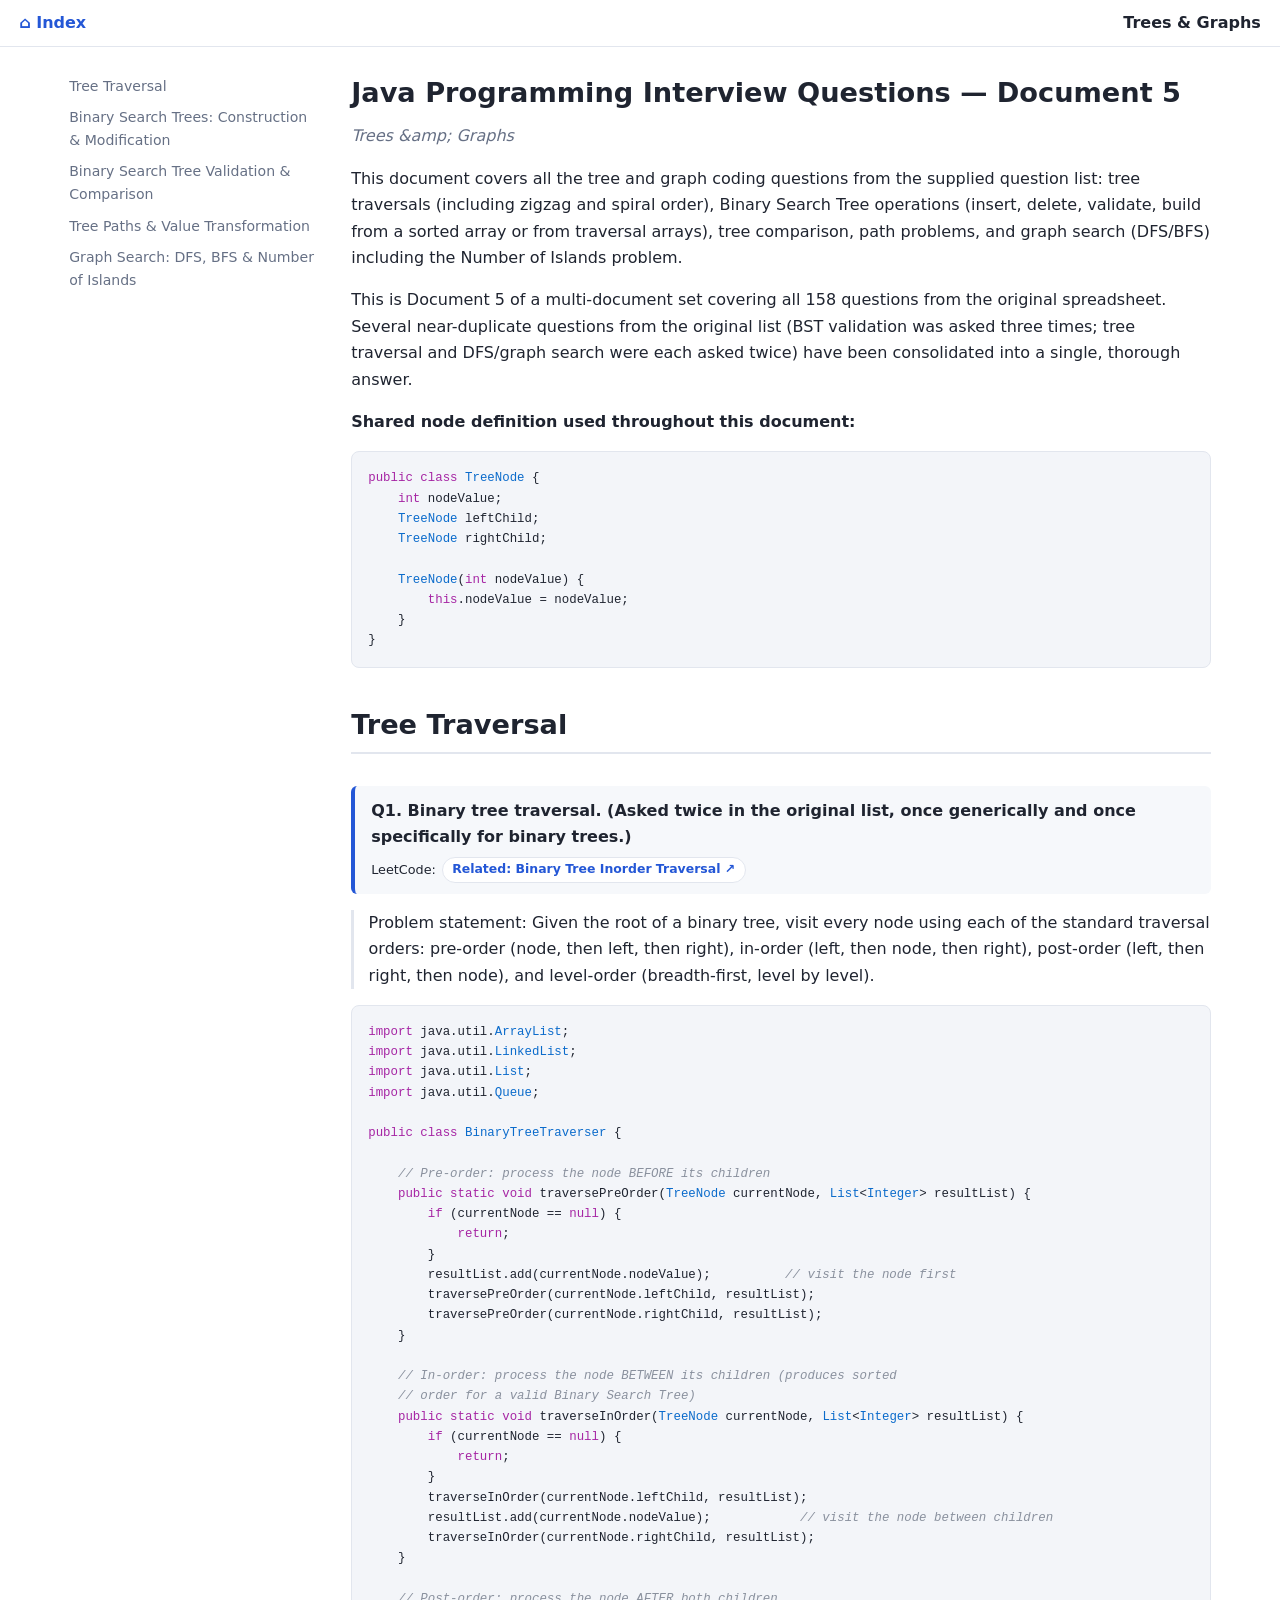
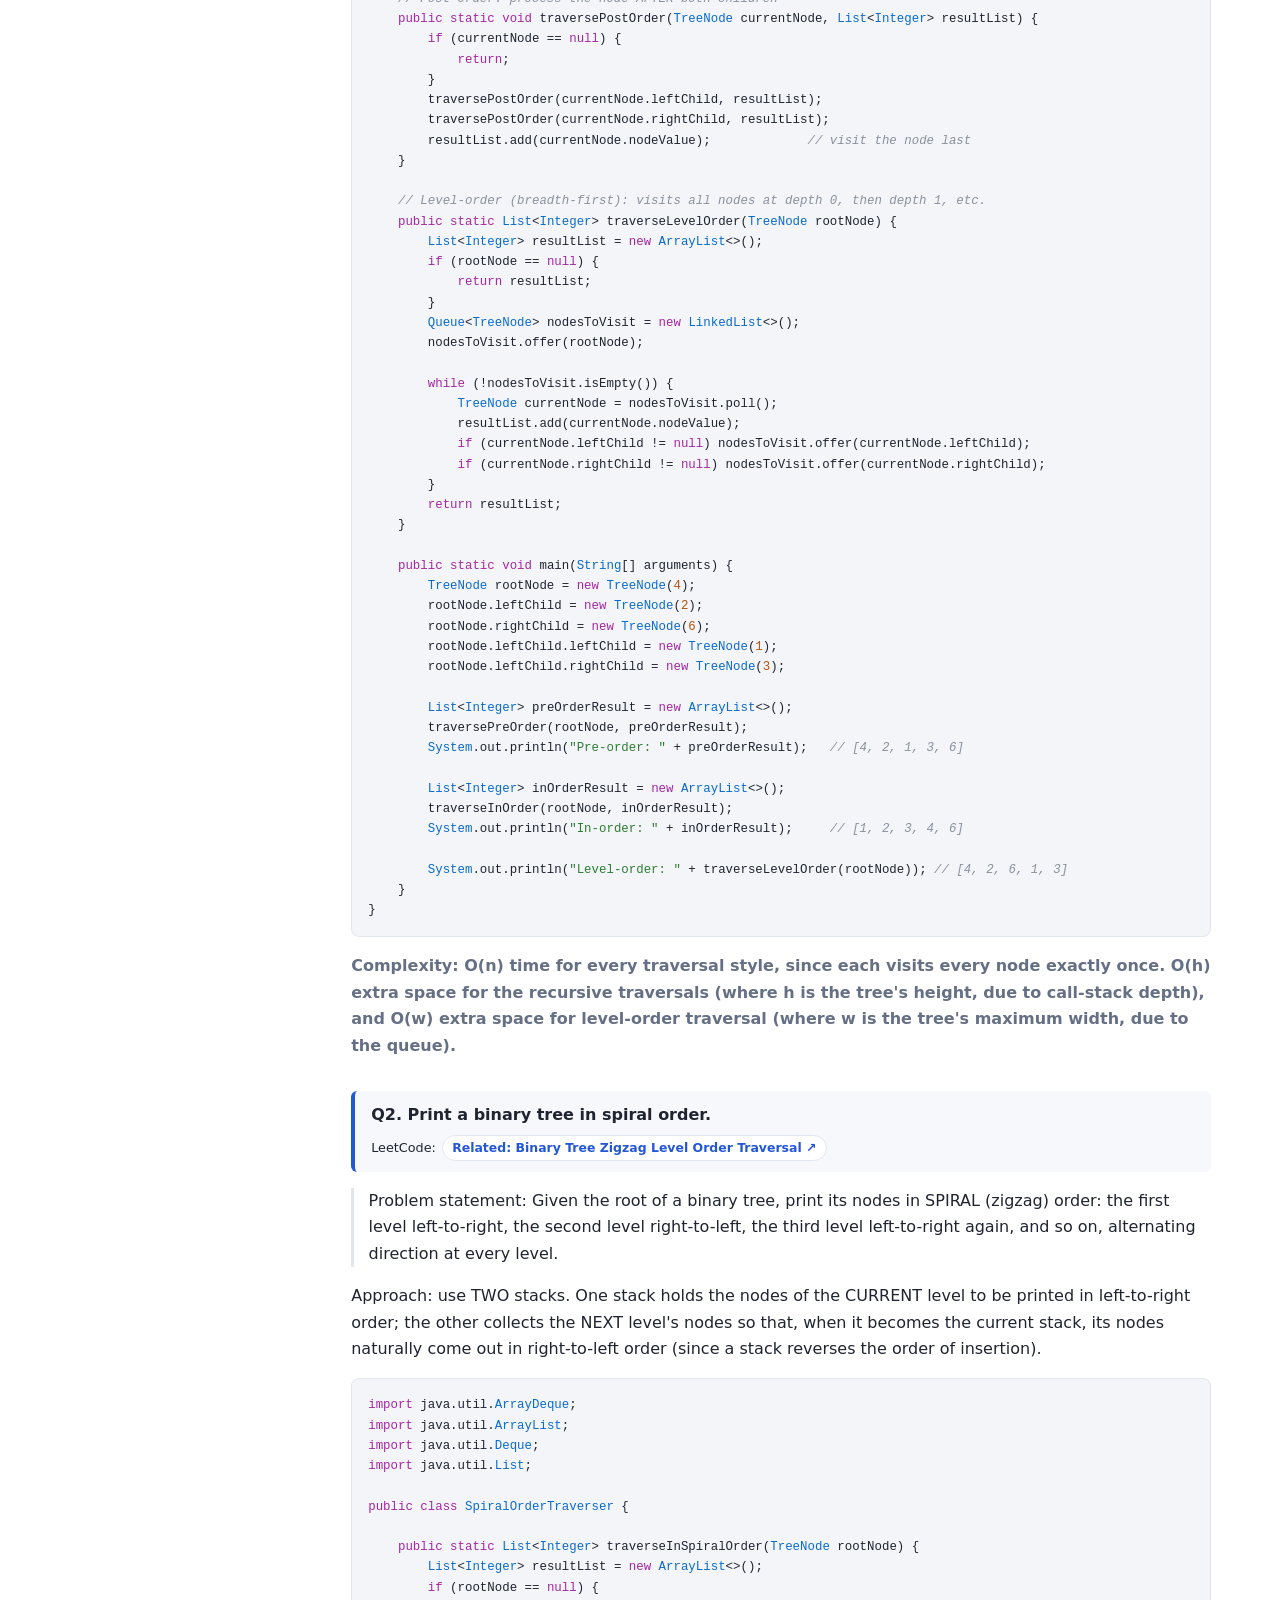
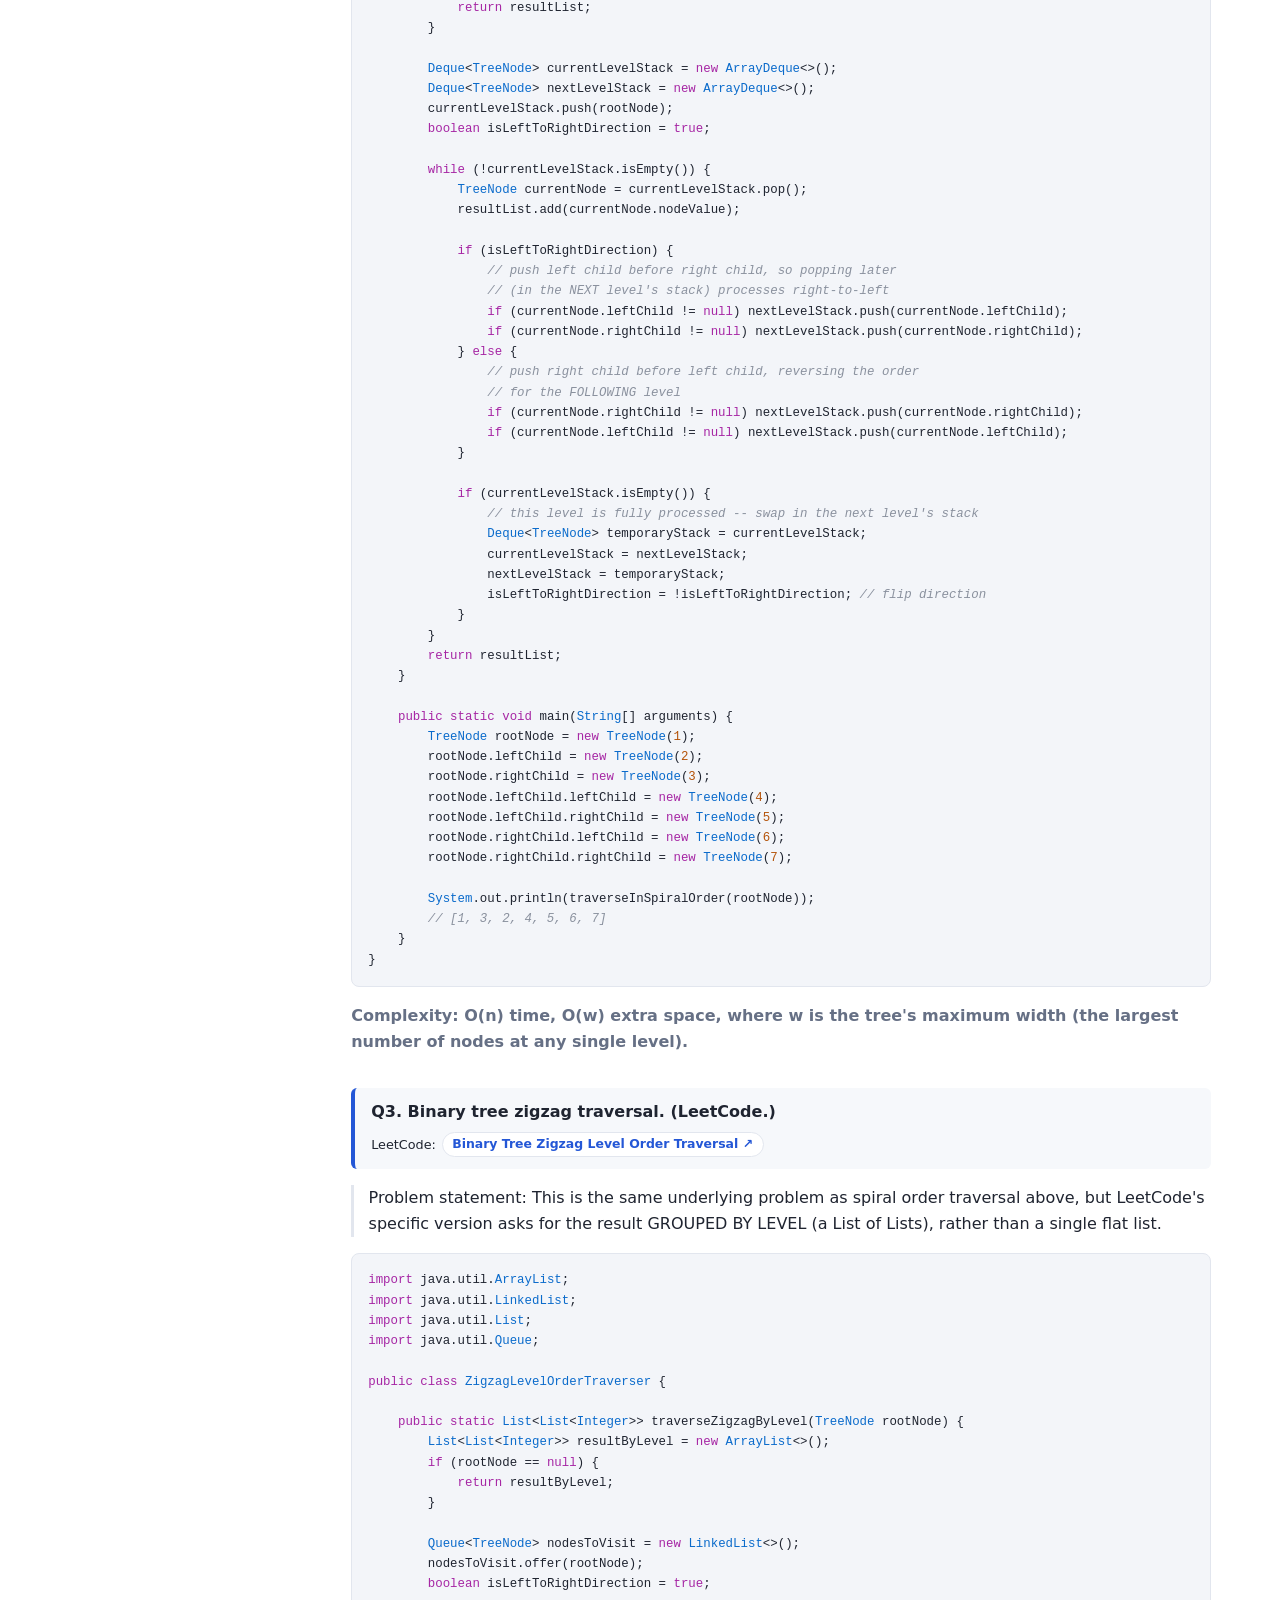
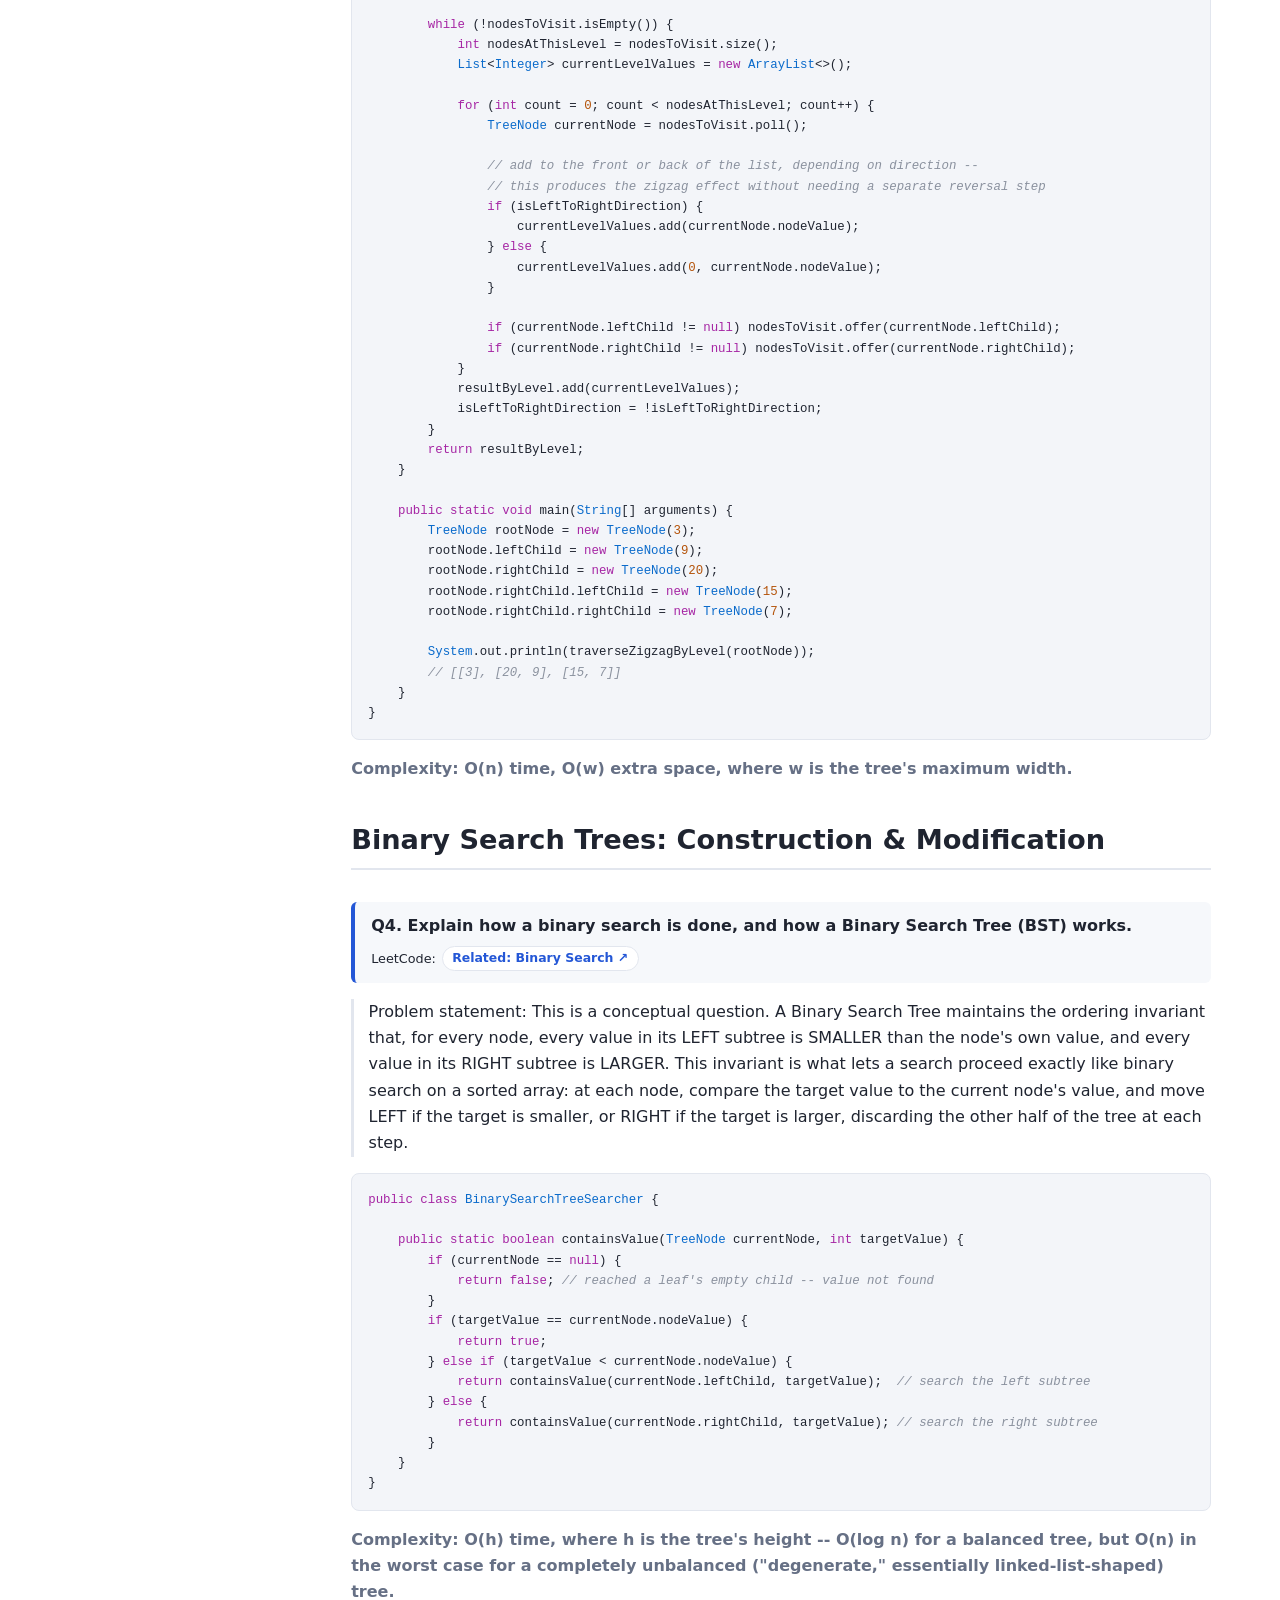
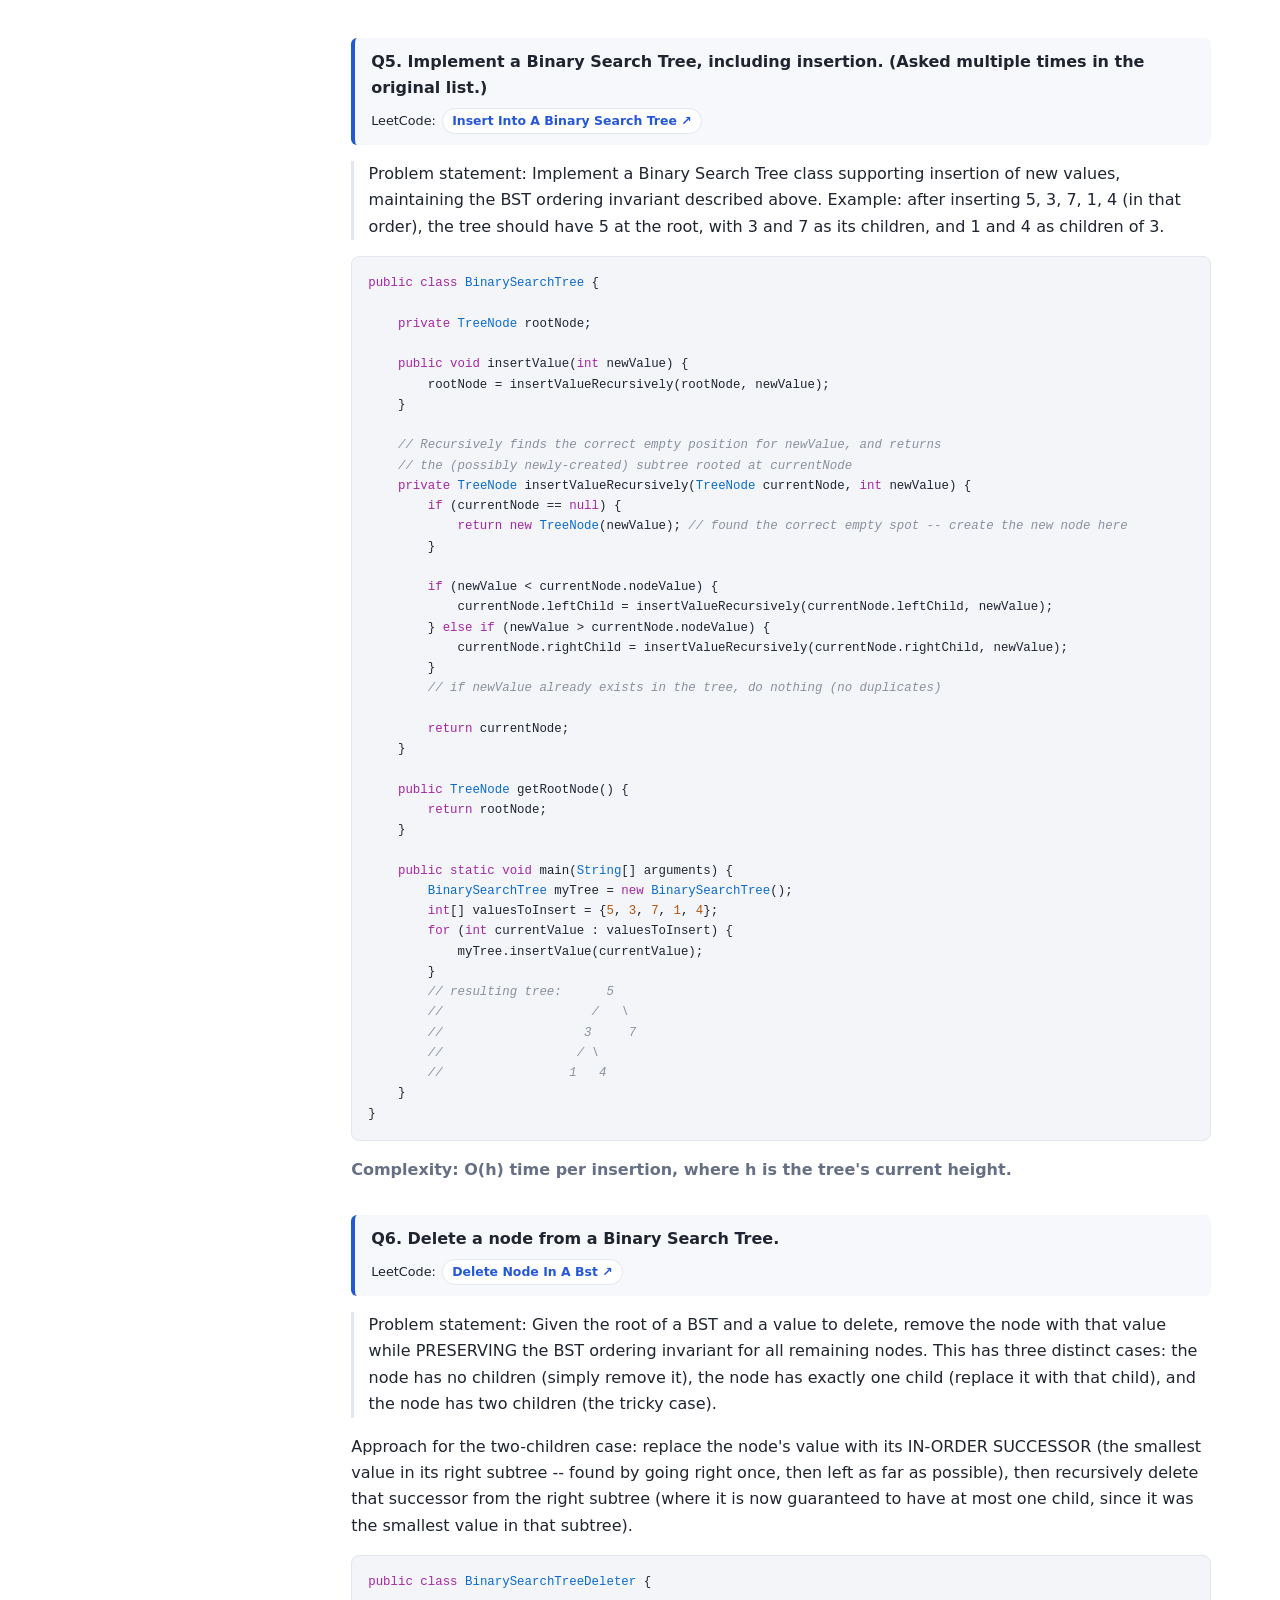
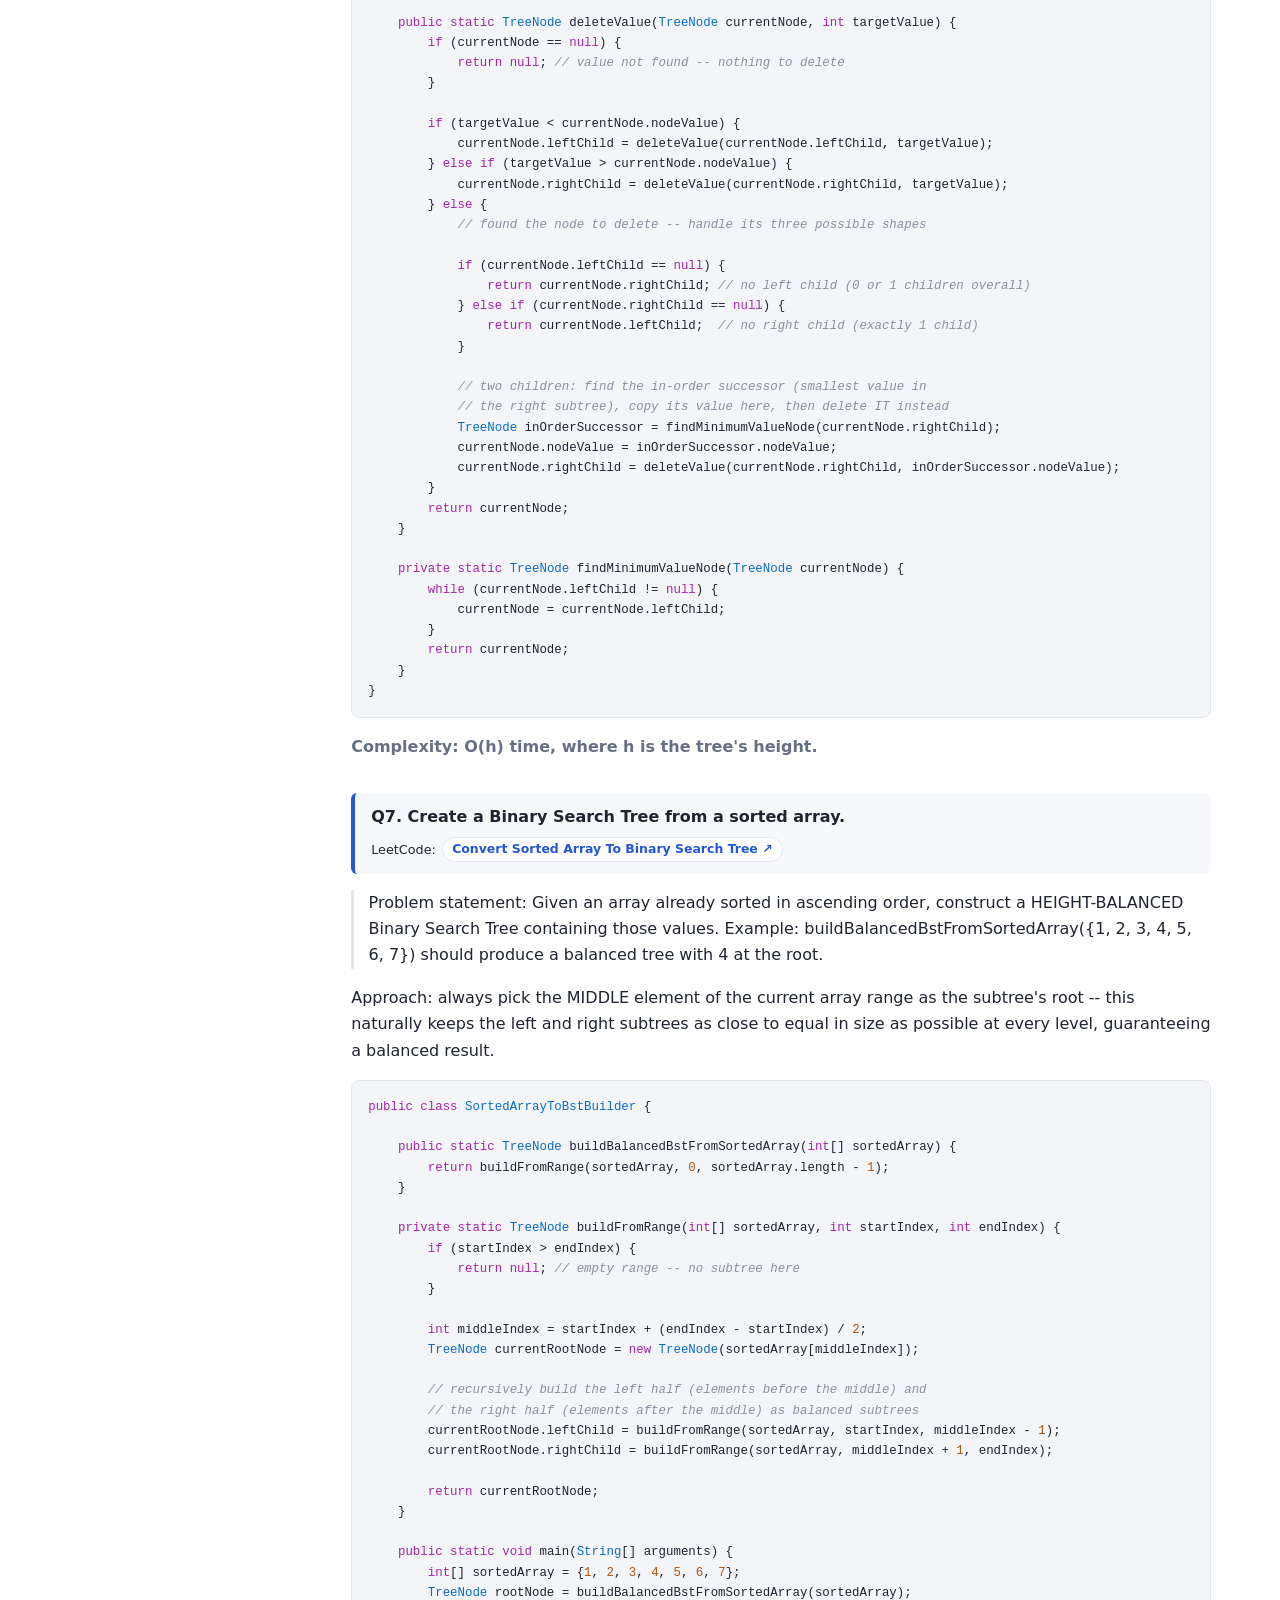
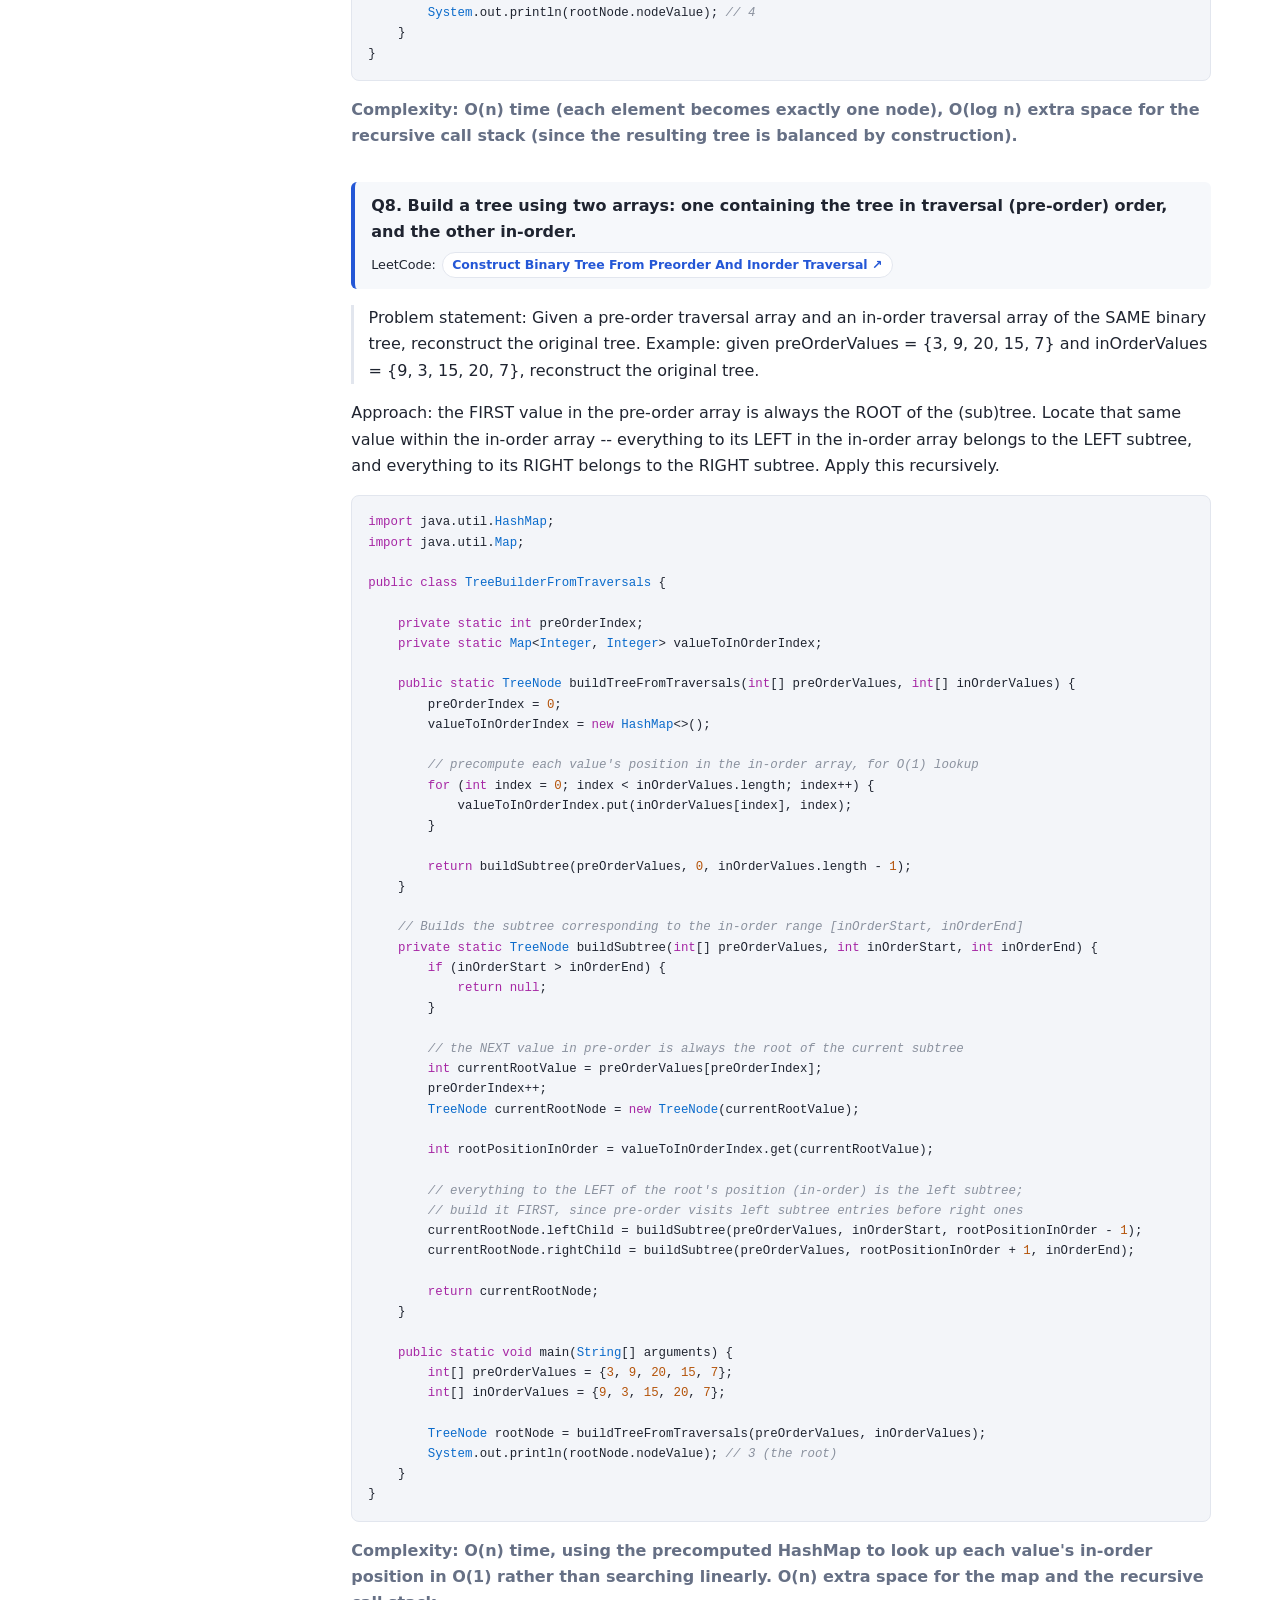
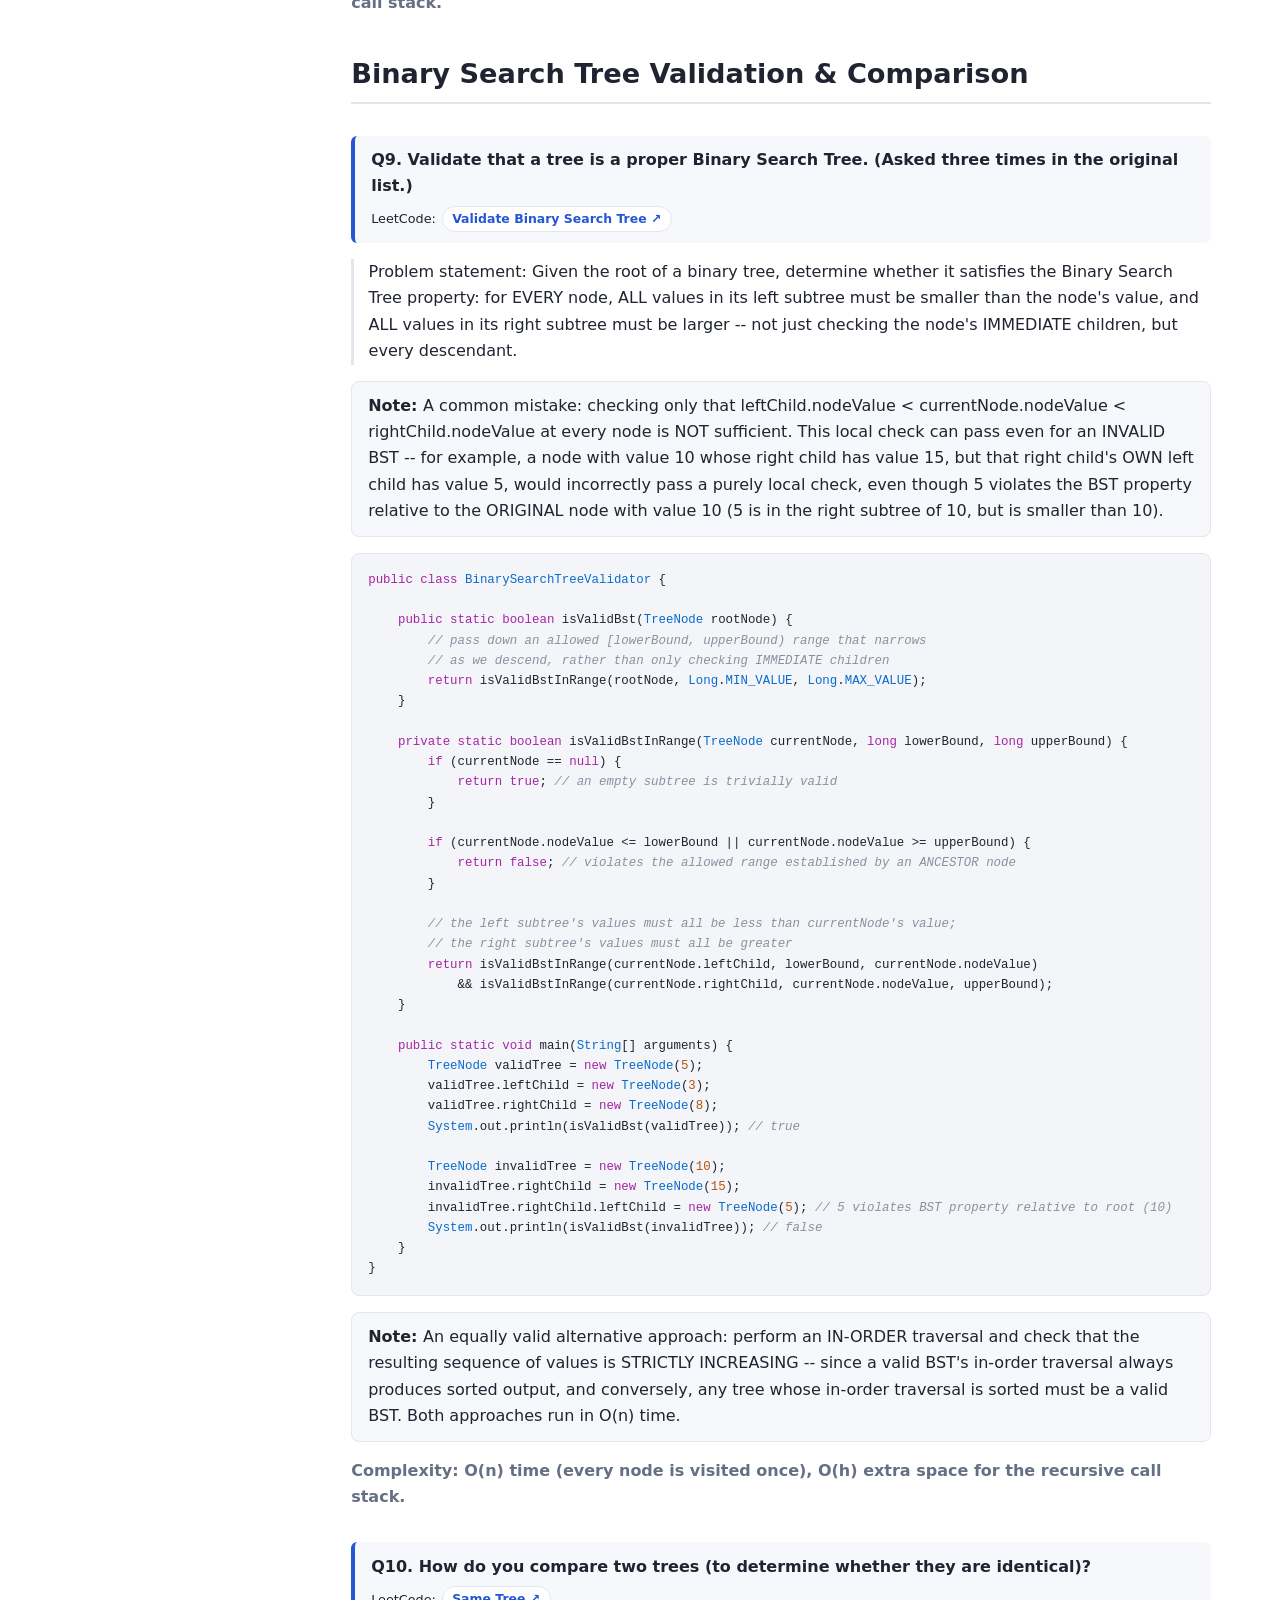
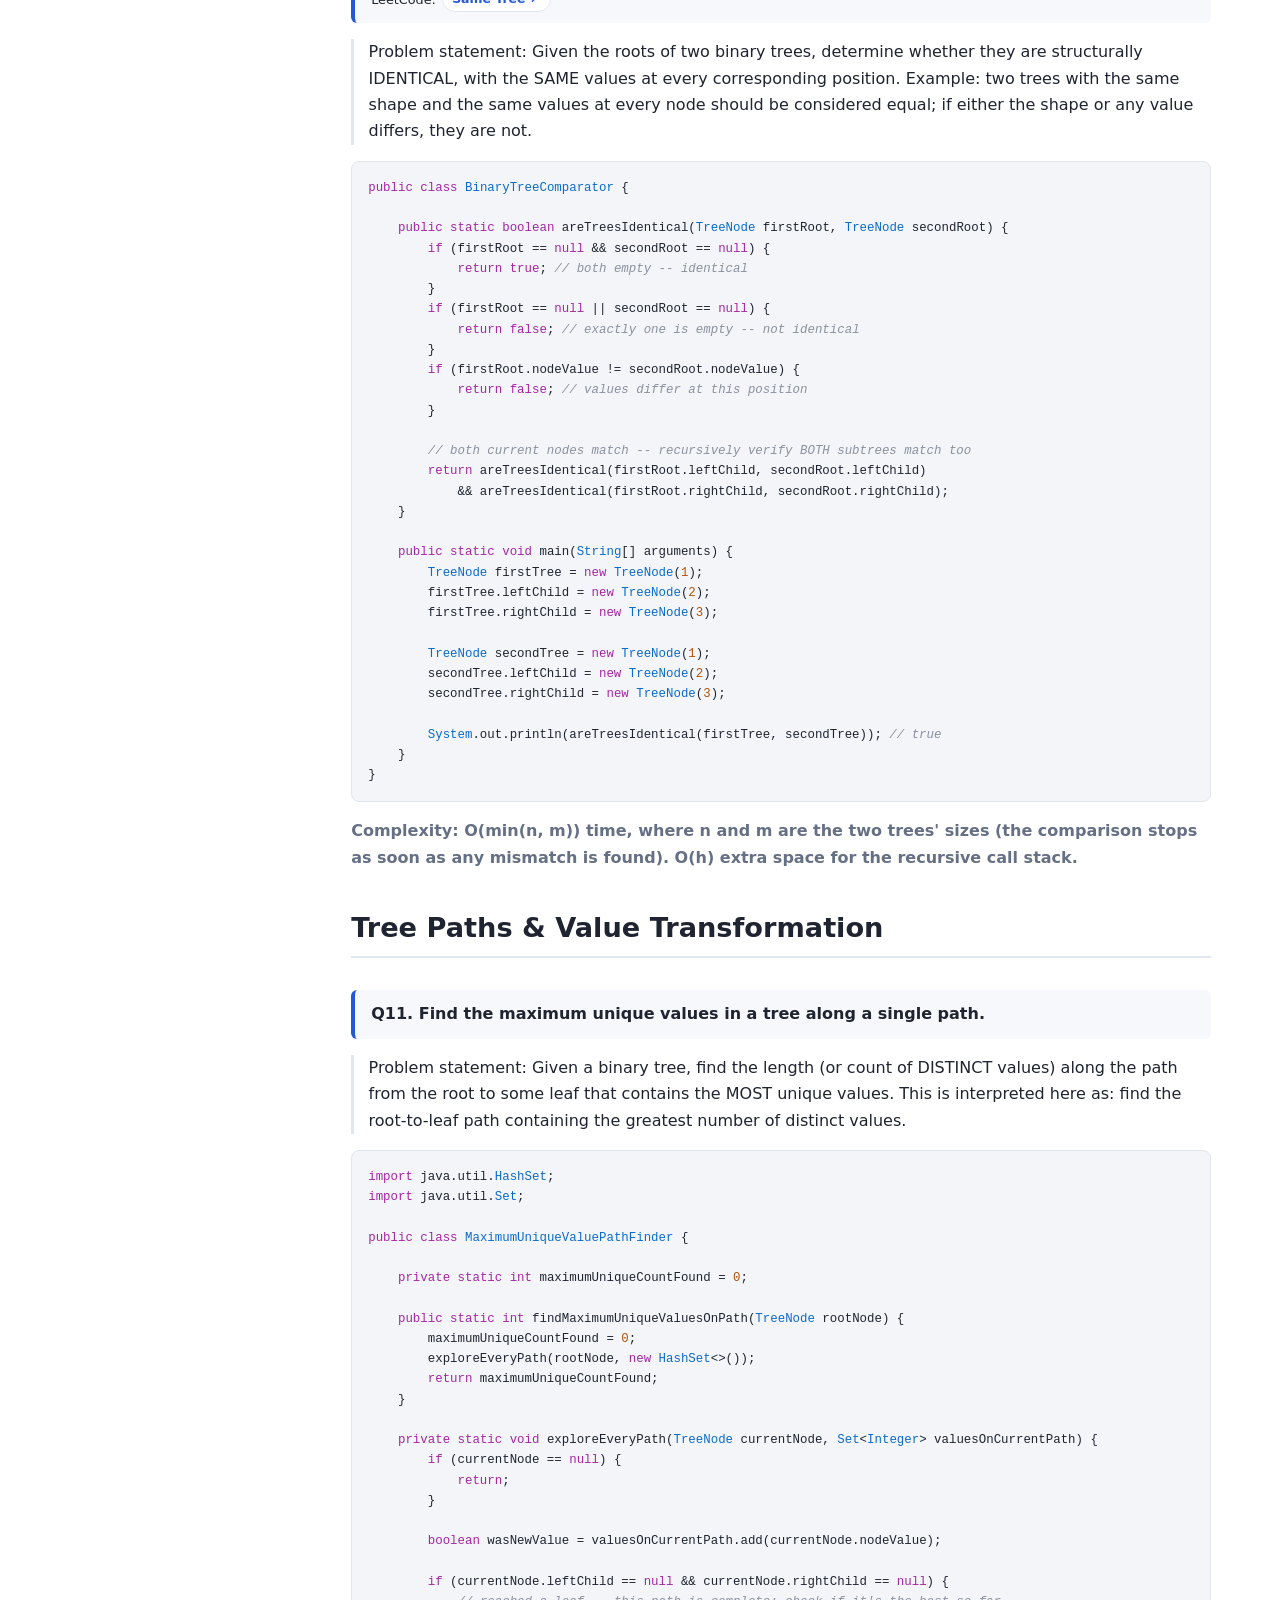
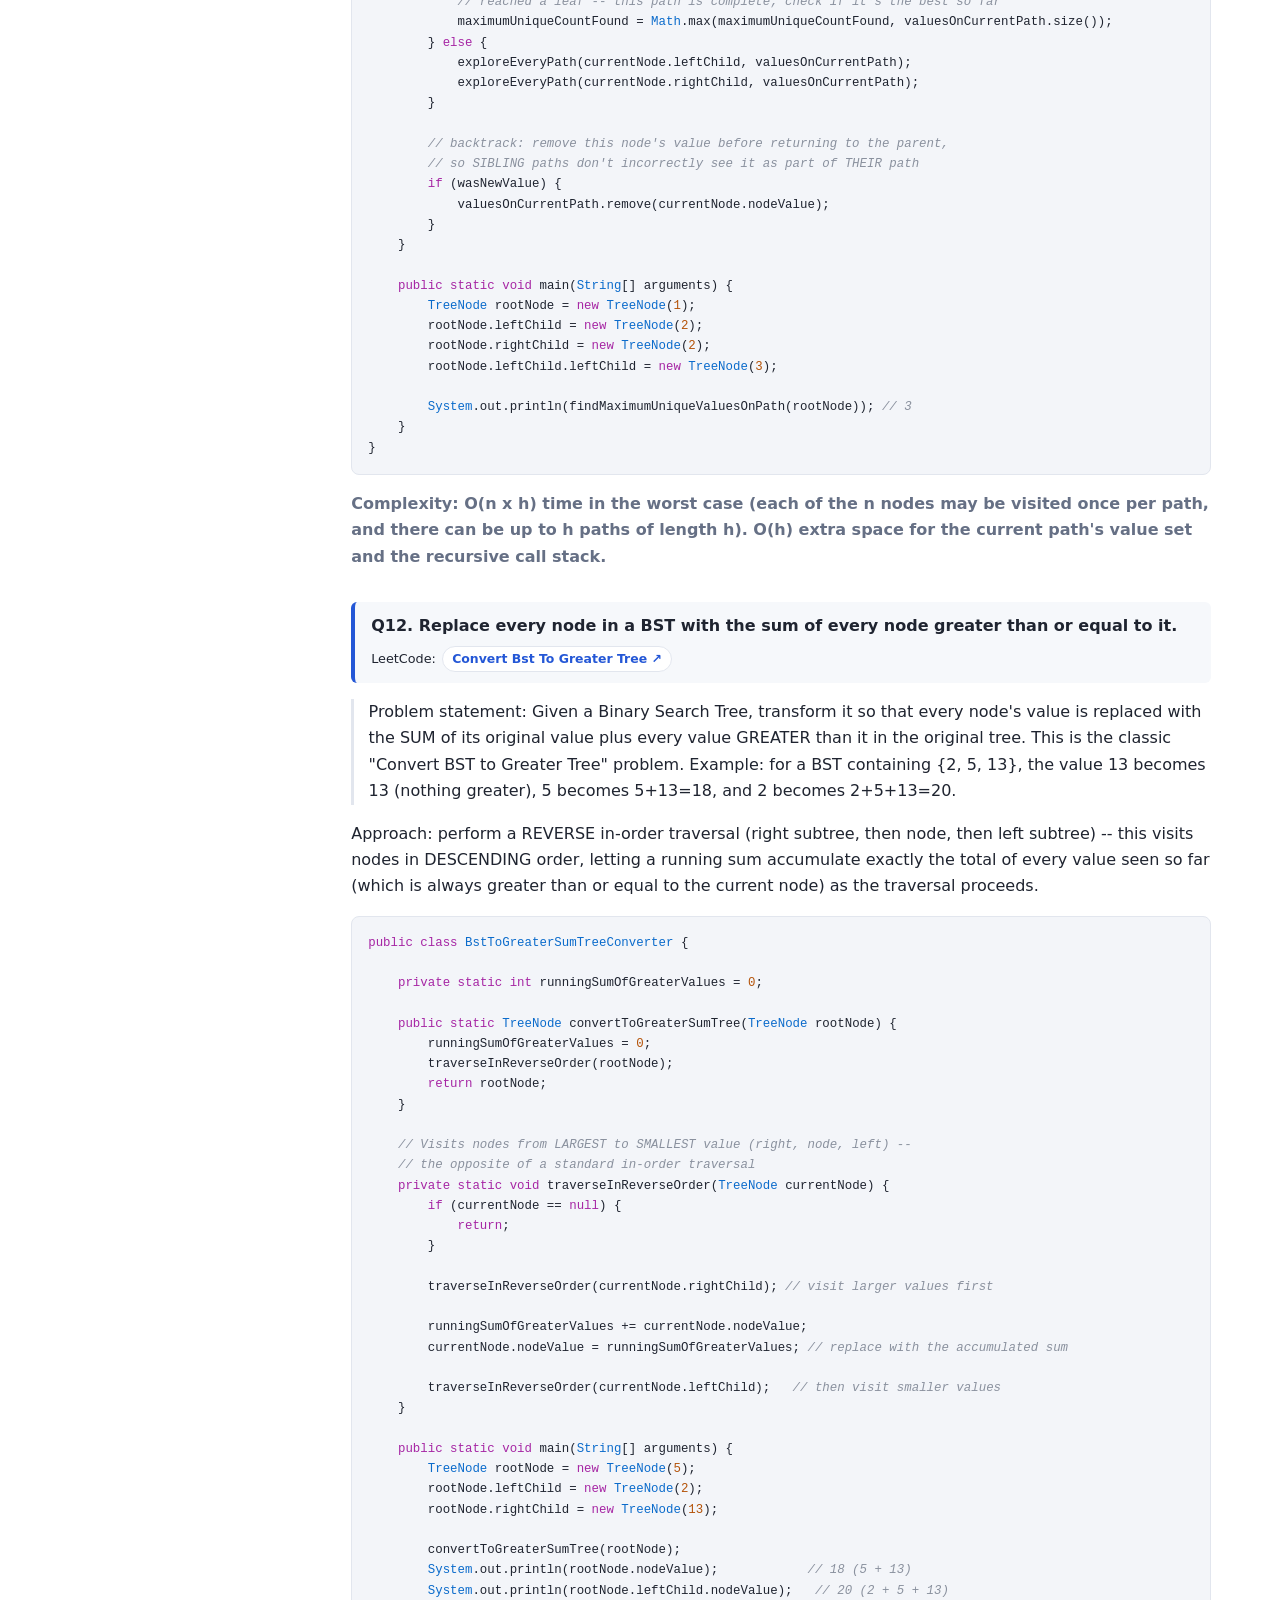
<file: pages/06-trees-graphs.html>
<!DOCTYPE html><html lang="en"><head><meta charset="utf-8"><meta name="viewport" content="width=device-width,initial-scale=1"><title>Trees &amp; Graphs</title><link rel="stylesheet" href="../assets/style.css"></head><body>
<header class="top"><a href="../index.html">&#8962; Index</a><span class="sp"></span><strong>Trees &amp; Graphs</strong></header>
<div class="layout"><nav class="toc"><a href="#tree-traversal-0">Tree Traversal</a><a href="#binary-search-trees-construction-modification-1">Binary Search Trees: Construction &amp; Modification</a><a href="#binary-search-tree-validation-comparison-2">Binary Search Tree Validation &amp; Comparison</a><a href="#tree-paths-value-transformation-3">Tree Paths &amp; Value Transformation</a><a href="#graph-search-dfs-bfs-number-of-islands-4">Graph Search: DFS, BFS &amp; Number of Islands</a></nav><main><h1 class="title">Java Programming Interview Questions — Document 5</h1><p class="sub">Trees &amp;amp; Graphs</p><p>This document covers all the tree and graph coding questions from the supplied question list: tree traversals (including zigzag and spiral order), Binary Search Tree operations (insert, delete, validate, build from a sorted array or from traversal arrays), tree comparison, path problems, and graph search (DFS/BFS) including the Number of Islands problem.</p>
<p>This is Document 5 of a multi-document set covering all 158 questions from the original spreadsheet. Several near-duplicate questions from the original list (BST validation was asked three times; tree traversal and DFS/graph search were each asked twice) have been consolidated into a single, thorough answer.</p>
<p><strong>Shared node definition used throughout this document:</strong></p>
<pre><code><span class="k">public</span> <span class="k">class</span> <span class="t">TreeNode</span> {
    <span class="k">int</span> nodeValue;
    <span class="t">TreeNode</span> leftChild;
    <span class="t">TreeNode</span> rightChild;
 
    <span class="t">TreeNode</span>(<span class="k">int</span> nodeValue) {
        <span class="k">this</span>.nodeValue = nodeValue;
    }
}</code></pre>
<h1 id="tree-traversal-0">Tree Traversal</h1>
<p class="question"><strong>Q1. Binary tree traversal. (Asked twice in the original list, once generically and once specifically for binary trees.)</strong><br><span class="lcbar">LeetCode: <a class="lc" href="https://leetcode.com/problems/binary-tree-inorder-traversal/" target="_blank" rel="noopener">Related: Binary Tree Inorder Traversal &#8599;</a></span></p>
<p class="problem">Problem statement: Given the root of a binary tree, visit every node using each of the standard traversal orders: pre-order (node, then left, then right), in-order (left, then node, then right), post-order (left, then right, then node), and level-order (breadth-first, level by level).</p>
<pre><code><span class="k">import</span> java.util.<span class="t">ArrayList</span>;
<span class="k">import</span> java.util.<span class="t">LinkedList</span>;
<span class="k">import</span> java.util.<span class="t">List</span>;
<span class="k">import</span> java.util.<span class="t">Queue</span>;
 
<span class="k">public</span> <span class="k">class</span> <span class="t">BinaryTreeTraverser</span> {
 
    <span class="c">// Pre-order: process the node BEFORE its children</span>
    <span class="k">public</span> <span class="k">static</span> <span class="k">void</span> traversePreOrder(<span class="t">TreeNode</span> currentNode, <span class="t">List</span>&lt;<span class="t">Integer</span>&gt; resultList) {
        <span class="k">if</span> (currentNode == <span class="k">null</span>) {
            <span class="k">return</span>;
        }
        resultList.add(currentNode.nodeValue);          <span class="c">// visit the node first</span>
        traversePreOrder(currentNode.leftChild, resultList);
        traversePreOrder(currentNode.rightChild, resultList);
    }
 
    <span class="c">// In-order: process the node BETWEEN its children (produces sorted</span>
    <span class="c">// order for a valid Binary Search Tree)</span>
    <span class="k">public</span> <span class="k">static</span> <span class="k">void</span> traverseInOrder(<span class="t">TreeNode</span> currentNode, <span class="t">List</span>&lt;<span class="t">Integer</span>&gt; resultList) {
        <span class="k">if</span> (currentNode == <span class="k">null</span>) {
            <span class="k">return</span>;
        }
        traverseInOrder(currentNode.leftChild, resultList);
        resultList.add(currentNode.nodeValue);            <span class="c">// visit the node between children</span>
        traverseInOrder(currentNode.rightChild, resultList);
    }
 
    <span class="c">// Post-order: process the node AFTER both children</span>
    <span class="k">public</span> <span class="k">static</span> <span class="k">void</span> traversePostOrder(<span class="t">TreeNode</span> currentNode, <span class="t">List</span>&lt;<span class="t">Integer</span>&gt; resultList) {
        <span class="k">if</span> (currentNode == <span class="k">null</span>) {
            <span class="k">return</span>;
        }
        traversePostOrder(currentNode.leftChild, resultList);
        traversePostOrder(currentNode.rightChild, resultList);
        resultList.add(currentNode.nodeValue);             <span class="c">// visit the node last</span>
    }
 
    <span class="c">// Level-order (breadth-first): visits all nodes at depth 0, then depth 1, etc.</span>
    <span class="k">public</span> <span class="k">static</span> <span class="t">List</span>&lt;<span class="t">Integer</span>&gt; traverseLevelOrder(<span class="t">TreeNode</span> rootNode) {
        <span class="t">List</span>&lt;<span class="t">Integer</span>&gt; resultList = <span class="k">new</span> <span class="t">ArrayList</span>&lt;&gt;();
        <span class="k">if</span> (rootNode == <span class="k">null</span>) {
            <span class="k">return</span> resultList;
        }
        <span class="t">Queue</span>&lt;<span class="t">TreeNode</span>&gt; nodesToVisit = <span class="k">new</span> <span class="t">LinkedList</span>&lt;&gt;();
        nodesToVisit.offer(rootNode);
 
        <span class="k">while</span> (!nodesToVisit.isEmpty()) {
            <span class="t">TreeNode</span> currentNode = nodesToVisit.poll();
            resultList.add(currentNode.nodeValue);
            <span class="k">if</span> (currentNode.leftChild != <span class="k">null</span>) nodesToVisit.offer(currentNode.leftChild);
            <span class="k">if</span> (currentNode.rightChild != <span class="k">null</span>) nodesToVisit.offer(currentNode.rightChild);
        }
        <span class="k">return</span> resultList;
    }
 
    <span class="k">public</span> <span class="k">static</span> <span class="k">void</span> main(<span class="t">String</span>[] arguments) {
        <span class="t">TreeNode</span> rootNode = <span class="k">new</span> <span class="t">TreeNode</span>(<span class="n">4</span>);
        rootNode.leftChild = <span class="k">new</span> <span class="t">TreeNode</span>(<span class="n">2</span>);
        rootNode.rightChild = <span class="k">new</span> <span class="t">TreeNode</span>(<span class="n">6</span>);
        rootNode.leftChild.leftChild = <span class="k">new</span> <span class="t">TreeNode</span>(<span class="n">1</span>);
        rootNode.leftChild.rightChild = <span class="k">new</span> <span class="t">TreeNode</span>(<span class="n">3</span>);
 
        <span class="t">List</span>&lt;<span class="t">Integer</span>&gt; preOrderResult = <span class="k">new</span> <span class="t">ArrayList</span>&lt;&gt;();
        traversePreOrder(rootNode, preOrderResult);
        <span class="t">System</span>.out.println(<span class="s">&quot;Pre-order: &quot;</span> + preOrderResult);   <span class="c">// [4, 2, 1, 3, 6]</span>
 
        <span class="t">List</span>&lt;<span class="t">Integer</span>&gt; inOrderResult = <span class="k">new</span> <span class="t">ArrayList</span>&lt;&gt;();
        traverseInOrder(rootNode, inOrderResult);
        <span class="t">System</span>.out.println(<span class="s">&quot;In-order: &quot;</span> + inOrderResult);     <span class="c">// [1, 2, 3, 4, 6]</span>
 
        <span class="t">System</span>.out.println(<span class="s">&quot;Level-order: &quot;</span> + traverseLevelOrder(rootNode)); <span class="c">// [4, 2, 6, 1, 3]</span>
    }
}</code></pre>
<p class="complexity"><strong>Complexity: O(n) time for every traversal style, since each visits every node exactly once. O(h) extra space for the recursive traversals (where h is the tree&#x27;s height, due to call-stack depth), and O(w) extra space for level-order traversal (where w is the tree&#x27;s maximum width, due to the queue).</strong></p>
<p class="question"><strong>Q2. Print a binary tree in spiral order.</strong><br><span class="lcbar">LeetCode: <a class="lc" href="https://leetcode.com/problems/binary-tree-zigzag-level-order-traversal/" target="_blank" rel="noopener">Related: Binary Tree Zigzag Level Order Traversal &#8599;</a></span></p>
<p class="problem">Problem statement: Given the root of a binary tree, print its nodes in SPIRAL (zigzag) order: the first level left-to-right, the second level right-to-left, the third level left-to-right again, and so on, alternating direction at every level.</p>
<p>Approach: use TWO stacks. One stack holds the nodes of the CURRENT level to be printed in left-to-right order; the other collects the NEXT level&#x27;s nodes so that, when it becomes the current stack, its nodes naturally come out in right-to-left order (since a stack reverses the order of insertion).</p>
<pre><code><span class="k">import</span> java.util.<span class="t">ArrayDeque</span>;
<span class="k">import</span> java.util.<span class="t">ArrayList</span>;
<span class="k">import</span> java.util.<span class="t">Deque</span>;
<span class="k">import</span> java.util.<span class="t">List</span>;
 
<span class="k">public</span> <span class="k">class</span> <span class="t">SpiralOrderTraverser</span> {
 
    <span class="k">public</span> <span class="k">static</span> <span class="t">List</span>&lt;<span class="t">Integer</span>&gt; traverseInSpiralOrder(<span class="t">TreeNode</span> rootNode) {
        <span class="t">List</span>&lt;<span class="t">Integer</span>&gt; resultList = <span class="k">new</span> <span class="t">ArrayList</span>&lt;&gt;();
        <span class="k">if</span> (rootNode == <span class="k">null</span>) {
            <span class="k">return</span> resultList;
        }
 
        <span class="t">Deque</span>&lt;<span class="t">TreeNode</span>&gt; currentLevelStack = <span class="k">new</span> <span class="t">ArrayDeque</span>&lt;&gt;();
        <span class="t">Deque</span>&lt;<span class="t">TreeNode</span>&gt; nextLevelStack = <span class="k">new</span> <span class="t">ArrayDeque</span>&lt;&gt;();
        currentLevelStack.push(rootNode);
        <span class="k">boolean</span> isLeftToRightDirection = <span class="k">true</span>;
 
        <span class="k">while</span> (!currentLevelStack.isEmpty()) {
            <span class="t">TreeNode</span> currentNode = currentLevelStack.pop();
            resultList.add(currentNode.nodeValue);
 
            <span class="k">if</span> (isLeftToRightDirection) {
                <span class="c">// push left child before right child, so popping later</span>
                <span class="c">// (in the NEXT level&#x27;s stack) processes right-to-left</span>
                <span class="k">if</span> (currentNode.leftChild != <span class="k">null</span>) nextLevelStack.push(currentNode.leftChild);
                <span class="k">if</span> (currentNode.rightChild != <span class="k">null</span>) nextLevelStack.push(currentNode.rightChild);
            } <span class="k">else</span> {
                <span class="c">// push right child before left child, reversing the order</span>
                <span class="c">// for the FOLLOWING level</span>
                <span class="k">if</span> (currentNode.rightChild != <span class="k">null</span>) nextLevelStack.push(currentNode.rightChild);
                <span class="k">if</span> (currentNode.leftChild != <span class="k">null</span>) nextLevelStack.push(currentNode.leftChild);
            }
 
            <span class="k">if</span> (currentLevelStack.isEmpty()) {
                <span class="c">// this level is fully processed -- swap in the next level&#x27;s stack</span>
                <span class="t">Deque</span>&lt;<span class="t">TreeNode</span>&gt; temporaryStack = currentLevelStack;
                currentLevelStack = nextLevelStack;
                nextLevelStack = temporaryStack;
                isLeftToRightDirection = !isLeftToRightDirection; <span class="c">// flip direction</span>
            }
        }
        <span class="k">return</span> resultList;
    }
 
    <span class="k">public</span> <span class="k">static</span> <span class="k">void</span> main(<span class="t">String</span>[] arguments) {
        <span class="t">TreeNode</span> rootNode = <span class="k">new</span> <span class="t">TreeNode</span>(<span class="n">1</span>);
        rootNode.leftChild = <span class="k">new</span> <span class="t">TreeNode</span>(<span class="n">2</span>);
        rootNode.rightChild = <span class="k">new</span> <span class="t">TreeNode</span>(<span class="n">3</span>);
        rootNode.leftChild.leftChild = <span class="k">new</span> <span class="t">TreeNode</span>(<span class="n">4</span>);
        rootNode.leftChild.rightChild = <span class="k">new</span> <span class="t">TreeNode</span>(<span class="n">5</span>);
        rootNode.rightChild.leftChild = <span class="k">new</span> <span class="t">TreeNode</span>(<span class="n">6</span>);
        rootNode.rightChild.rightChild = <span class="k">new</span> <span class="t">TreeNode</span>(<span class="n">7</span>);
 
        <span class="t">System</span>.out.println(traverseInSpiralOrder(rootNode));
        <span class="c">// [1, 3, 2, 4, 5, 6, 7]</span>
    }
}</code></pre>
<p class="complexity"><strong>Complexity: O(n) time, O(w) extra space, where w is the tree&#x27;s maximum width (the largest number of nodes at any single level).</strong></p>
<p class="question"><strong>Q3. Binary tree zigzag traversal. (LeetCode.)</strong><br><span class="lcbar">LeetCode: <a class="lc" href="https://leetcode.com/problems/binary-tree-zigzag-level-order-traversal/" target="_blank" rel="noopener">Binary Tree Zigzag Level Order Traversal &#8599;</a></span></p>
<p class="problem">Problem statement: This is the same underlying problem as spiral order traversal above, but LeetCode&#x27;s specific version asks for the result GROUPED BY LEVEL (a List of Lists), rather than a single flat list.</p>
<pre><code><span class="k">import</span> java.util.<span class="t">ArrayList</span>;
<span class="k">import</span> java.util.<span class="t">LinkedList</span>;
<span class="k">import</span> java.util.<span class="t">List</span>;
<span class="k">import</span> java.util.<span class="t">Queue</span>;
 
<span class="k">public</span> <span class="k">class</span> <span class="t">ZigzagLevelOrderTraverser</span> {
 
    <span class="k">public</span> <span class="k">static</span> <span class="t">List</span>&lt;<span class="t">List</span>&lt;<span class="t">Integer</span>&gt;&gt; traverseZigzagByLevel(<span class="t">TreeNode</span> rootNode) {
        <span class="t">List</span>&lt;<span class="t">List</span>&lt;<span class="t">Integer</span>&gt;&gt; resultByLevel = <span class="k">new</span> <span class="t">ArrayList</span>&lt;&gt;();
        <span class="k">if</span> (rootNode == <span class="k">null</span>) {
            <span class="k">return</span> resultByLevel;
        }
 
        <span class="t">Queue</span>&lt;<span class="t">TreeNode</span>&gt; nodesToVisit = <span class="k">new</span> <span class="t">LinkedList</span>&lt;&gt;();
        nodesToVisit.offer(rootNode);
        <span class="k">boolean</span> isLeftToRightDirection = <span class="k">true</span>;
 
        <span class="k">while</span> (!nodesToVisit.isEmpty()) {
            <span class="k">int</span> nodesAtThisLevel = nodesToVisit.size();
            <span class="t">List</span>&lt;<span class="t">Integer</span>&gt; currentLevelValues = <span class="k">new</span> <span class="t">ArrayList</span>&lt;&gt;();
 
            <span class="k">for</span> (<span class="k">int</span> count = <span class="n">0</span>; count &lt; nodesAtThisLevel; count++) {
                <span class="t">TreeNode</span> currentNode = nodesToVisit.poll();
 
                <span class="c">// add to the front or back of the list, depending on direction --</span>
                <span class="c">// this produces the zigzag effect without needing a separate reversal step</span>
                <span class="k">if</span> (isLeftToRightDirection) {
                    currentLevelValues.add(currentNode.nodeValue);
                } <span class="k">else</span> {
                    currentLevelValues.add(<span class="n">0</span>, currentNode.nodeValue);
                }
 
                <span class="k">if</span> (currentNode.leftChild != <span class="k">null</span>) nodesToVisit.offer(currentNode.leftChild);
                <span class="k">if</span> (currentNode.rightChild != <span class="k">null</span>) nodesToVisit.offer(currentNode.rightChild);
            }
            resultByLevel.add(currentLevelValues);
            isLeftToRightDirection = !isLeftToRightDirection;
        }
        <span class="k">return</span> resultByLevel;
    }
 
    <span class="k">public</span> <span class="k">static</span> <span class="k">void</span> main(<span class="t">String</span>[] arguments) {
        <span class="t">TreeNode</span> rootNode = <span class="k">new</span> <span class="t">TreeNode</span>(<span class="n">3</span>);
        rootNode.leftChild = <span class="k">new</span> <span class="t">TreeNode</span>(<span class="n">9</span>);
        rootNode.rightChild = <span class="k">new</span> <span class="t">TreeNode</span>(<span class="n">20</span>);
        rootNode.rightChild.leftChild = <span class="k">new</span> <span class="t">TreeNode</span>(<span class="n">15</span>);
        rootNode.rightChild.rightChild = <span class="k">new</span> <span class="t">TreeNode</span>(<span class="n">7</span>);
 
        <span class="t">System</span>.out.println(traverseZigzagByLevel(rootNode));
        <span class="c">// [[3], [20, 9], [15, 7]]</span>
    }
}</code></pre>
<p class="complexity"><strong>Complexity: O(n) time, O(w) extra space, where w is the tree&#x27;s maximum width.</strong></p>
<h1 id="binary-search-trees-construction-modification-1">Binary Search Trees: Construction &amp; Modification</h1>
<p class="question"><strong>Q4. Explain how a binary search is done, and how a Binary Search Tree (BST) works.</strong><br><span class="lcbar">LeetCode: <a class="lc" href="https://leetcode.com/problems/binary-search/" target="_blank" rel="noopener">Related: Binary Search &#8599;</a></span></p>
<p class="problem">Problem statement: This is a conceptual question. A Binary Search Tree maintains the ordering invariant that, for every node, every value in its LEFT subtree is SMALLER than the node&#x27;s own value, and every value in its RIGHT subtree is LARGER. This invariant is what lets a search proceed exactly like binary search on a sorted array: at each node, compare the target value to the current node&#x27;s value, and move LEFT if the target is smaller, or RIGHT if the target is larger, discarding the other half of the tree at each step.</p>
<pre><code><span class="k">public</span> <span class="k">class</span> <span class="t">BinarySearchTreeSearcher</span> {
 
    <span class="k">public</span> <span class="k">static</span> <span class="k">boolean</span> containsValue(<span class="t">TreeNode</span> currentNode, <span class="k">int</span> targetValue) {
        <span class="k">if</span> (currentNode == <span class="k">null</span>) {
            <span class="k">return</span> <span class="k">false</span>; <span class="c">// reached a leaf&#x27;s empty child -- value not found</span>
        }
        <span class="k">if</span> (targetValue == currentNode.nodeValue) {
            <span class="k">return</span> <span class="k">true</span>;
        } <span class="k">else</span> <span class="k">if</span> (targetValue &lt; currentNode.nodeValue) {
            <span class="k">return</span> containsValue(currentNode.leftChild, targetValue);  <span class="c">// search the left subtree</span>
        } <span class="k">else</span> {
            <span class="k">return</span> containsValue(currentNode.rightChild, targetValue); <span class="c">// search the right subtree</span>
        }
    }
}</code></pre>
<p class="complexity"><strong>Complexity: O(h) time, where h is the tree&#x27;s height -- O(log n) for a balanced tree, but O(n) in the worst case for a completely unbalanced (&quot;degenerate,&quot; essentially linked-list-shaped) tree.</strong></p>
<p class="question"><strong>Q5. Implement a Binary Search Tree, including insertion. (Asked multiple times in the original list.)</strong><br><span class="lcbar">LeetCode: <a class="lc" href="https://leetcode.com/problems/insert-into-a-binary-search-tree/" target="_blank" rel="noopener">Insert Into A Binary Search Tree &#8599;</a></span></p>
<p class="problem">Problem statement: Implement a Binary Search Tree class supporting insertion of new values, maintaining the BST ordering invariant described above. Example: after inserting 5, 3, 7, 1, 4 (in that order), the tree should have 5 at the root, with 3 and 7 as its children, and 1 and 4 as children of 3.</p>
<pre><code><span class="k">public</span> <span class="k">class</span> <span class="t">BinarySearchTree</span> {
 
    <span class="k">private</span> <span class="t">TreeNode</span> rootNode;
 
    <span class="k">public</span> <span class="k">void</span> insertValue(<span class="k">int</span> newValue) {
        rootNode = insertValueRecursively(rootNode, newValue);
    }
 
    <span class="c">// Recursively finds the correct empty position for newValue, and returns</span>
    <span class="c">// the (possibly newly-created) subtree rooted at currentNode</span>
    <span class="k">private</span> <span class="t">TreeNode</span> insertValueRecursively(<span class="t">TreeNode</span> currentNode, <span class="k">int</span> newValue) {
        <span class="k">if</span> (currentNode == <span class="k">null</span>) {
            <span class="k">return</span> <span class="k">new</span> <span class="t">TreeNode</span>(newValue); <span class="c">// found the correct empty spot -- create the new node here</span>
        }
 
        <span class="k">if</span> (newValue &lt; currentNode.nodeValue) {
            currentNode.leftChild = insertValueRecursively(currentNode.leftChild, newValue);
        } <span class="k">else</span> <span class="k">if</span> (newValue &gt; currentNode.nodeValue) {
            currentNode.rightChild = insertValueRecursively(currentNode.rightChild, newValue);
        }
        <span class="c">// if newValue already exists in the tree, do nothing (no duplicates)</span>
 
        <span class="k">return</span> currentNode;
    }
 
    <span class="k">public</span> <span class="t">TreeNode</span> getRootNode() {
        <span class="k">return</span> rootNode;
    }
 
    <span class="k">public</span> <span class="k">static</span> <span class="k">void</span> main(<span class="t">String</span>[] arguments) {
        <span class="t">BinarySearchTree</span> myTree = <span class="k">new</span> <span class="t">BinarySearchTree</span>();
        <span class="k">int</span>[] valuesToInsert = {<span class="n">5</span>, <span class="n">3</span>, <span class="n">7</span>, <span class="n">1</span>, <span class="n">4</span>};
        <span class="k">for</span> (<span class="k">int</span> currentValue : valuesToInsert) {
            myTree.insertValue(currentValue);
        }
        <span class="c">// resulting tree:      5</span>
        <span class="c">//                    /   \</span>
        <span class="c">//                   3     7</span>
        <span class="c">//                  / \</span>
        <span class="c">//                 1   4</span>
    }
}</code></pre>
<p class="complexity"><strong>Complexity: O(h) time per insertion, where h is the tree&#x27;s current height.</strong></p>
<p class="question"><strong>Q6. Delete a node from a Binary Search Tree.</strong><br><span class="lcbar">LeetCode: <a class="lc" href="https://leetcode.com/problems/delete-node-in-a-bst/" target="_blank" rel="noopener">Delete Node In A Bst &#8599;</a></span></p>
<p class="problem">Problem statement: Given the root of a BST and a value to delete, remove the node with that value while PRESERVING the BST ordering invariant for all remaining nodes. This has three distinct cases: the node has no children (simply remove it), the node has exactly one child (replace it with that child), and the node has two children (the tricky case).</p>
<p>Approach for the two-children case: replace the node&#x27;s value with its IN-ORDER SUCCESSOR (the smallest value in its right subtree -- found by going right once, then left as far as possible), then recursively delete that successor from the right subtree (where it is now guaranteed to have at most one child, since it was the smallest value in that subtree).</p>
<pre><code><span class="k">public</span> <span class="k">class</span> <span class="t">BinarySearchTreeDeleter</span> {
 
    <span class="k">public</span> <span class="k">static</span> <span class="t">TreeNode</span> deleteValue(<span class="t">TreeNode</span> currentNode, <span class="k">int</span> targetValue) {
        <span class="k">if</span> (currentNode == <span class="k">null</span>) {
            <span class="k">return</span> <span class="k">null</span>; <span class="c">// value not found -- nothing to delete</span>
        }
 
        <span class="k">if</span> (targetValue &lt; currentNode.nodeValue) {
            currentNode.leftChild = deleteValue(currentNode.leftChild, targetValue);
        } <span class="k">else</span> <span class="k">if</span> (targetValue &gt; currentNode.nodeValue) {
            currentNode.rightChild = deleteValue(currentNode.rightChild, targetValue);
        } <span class="k">else</span> {
            <span class="c">// found the node to delete -- handle its three possible shapes</span>
 
            <span class="k">if</span> (currentNode.leftChild == <span class="k">null</span>) {
                <span class="k">return</span> currentNode.rightChild; <span class="c">// no left child (0 or 1 children overall)</span>
            } <span class="k">else</span> <span class="k">if</span> (currentNode.rightChild == <span class="k">null</span>) {
                <span class="k">return</span> currentNode.leftChild;  <span class="c">// no right child (exactly 1 child)</span>
            }
 
            <span class="c">// two children: find the in-order successor (smallest value in</span>
            <span class="c">// the right subtree), copy its value here, then delete IT instead</span>
            <span class="t">TreeNode</span> inOrderSuccessor = findMinimumValueNode(currentNode.rightChild);
            currentNode.nodeValue = inOrderSuccessor.nodeValue;
            currentNode.rightChild = deleteValue(currentNode.rightChild, inOrderSuccessor.nodeValue);
        }
        <span class="k">return</span> currentNode;
    }
 
    <span class="k">private</span> <span class="k">static</span> <span class="t">TreeNode</span> findMinimumValueNode(<span class="t">TreeNode</span> currentNode) {
        <span class="k">while</span> (currentNode.leftChild != <span class="k">null</span>) {
            currentNode = currentNode.leftChild;
        }
        <span class="k">return</span> currentNode;
    }
}</code></pre>
<p class="complexity"><strong>Complexity: O(h) time, where h is the tree&#x27;s height.</strong></p>
<p class="question"><strong>Q7. Create a Binary Search Tree from a sorted array.</strong><br><span class="lcbar">LeetCode: <a class="lc" href="https://leetcode.com/problems/convert-sorted-array-to-binary-search-tree/" target="_blank" rel="noopener">Convert Sorted Array To Binary Search Tree &#8599;</a></span></p>
<p class="problem">Problem statement: Given an array already sorted in ascending order, construct a HEIGHT-BALANCED Binary Search Tree containing those values. Example: buildBalancedBstFromSortedArray({1, 2, 3, 4, 5, 6, 7}) should produce a balanced tree with 4 at the root.</p>
<p>Approach: always pick the MIDDLE element of the current array range as the subtree&#x27;s root -- this naturally keeps the left and right subtrees as close to equal in size as possible at every level, guaranteeing a balanced result.</p>
<pre><code><span class="k">public</span> <span class="k">class</span> <span class="t">SortedArrayToBstBuilder</span> {
 
    <span class="k">public</span> <span class="k">static</span> <span class="t">TreeNode</span> buildBalancedBstFromSortedArray(<span class="k">int</span>[] sortedArray) {
        <span class="k">return</span> buildFromRange(sortedArray, <span class="n">0</span>, sortedArray.length - <span class="n">1</span>);
    }
 
    <span class="k">private</span> <span class="k">static</span> <span class="t">TreeNode</span> buildFromRange(<span class="k">int</span>[] sortedArray, <span class="k">int</span> startIndex, <span class="k">int</span> endIndex) {
        <span class="k">if</span> (startIndex &gt; endIndex) {
            <span class="k">return</span> <span class="k">null</span>; <span class="c">// empty range -- no subtree here</span>
        }
 
        <span class="k">int</span> middleIndex = startIndex + (endIndex - startIndex) / <span class="n">2</span>;
        <span class="t">TreeNode</span> currentRootNode = <span class="k">new</span> <span class="t">TreeNode</span>(sortedArray[middleIndex]);
 
        <span class="c">// recursively build the left half (elements before the middle) and</span>
        <span class="c">// the right half (elements after the middle) as balanced subtrees</span>
        currentRootNode.leftChild = buildFromRange(sortedArray, startIndex, middleIndex - <span class="n">1</span>);
        currentRootNode.rightChild = buildFromRange(sortedArray, middleIndex + <span class="n">1</span>, endIndex);
 
        <span class="k">return</span> currentRootNode;
    }
 
    <span class="k">public</span> <span class="k">static</span> <span class="k">void</span> main(<span class="t">String</span>[] arguments) {
        <span class="k">int</span>[] sortedArray = {<span class="n">1</span>, <span class="n">2</span>, <span class="n">3</span>, <span class="n">4</span>, <span class="n">5</span>, <span class="n">6</span>, <span class="n">7</span>};
        <span class="t">TreeNode</span> rootNode = buildBalancedBstFromSortedArray(sortedArray);
        <span class="t">System</span>.out.println(rootNode.nodeValue); <span class="c">// 4</span>
    }
}</code></pre>
<p class="complexity"><strong>Complexity: O(n) time (each element becomes exactly one node), O(log n) extra space for the recursive call stack (since the resulting tree is balanced by construction).</strong></p>
<p class="question"><strong>Q8. Build a tree using two arrays: one containing the tree in traversal (pre-order) order, and the other in-order.</strong><br><span class="lcbar">LeetCode: <a class="lc" href="https://leetcode.com/problems/construct-binary-tree-from-preorder-and-inorder-traversal/" target="_blank" rel="noopener">Construct Binary Tree From Preorder And Inorder Traversal &#8599;</a></span></p>
<p class="problem">Problem statement: Given a pre-order traversal array and an in-order traversal array of the SAME binary tree, reconstruct the original tree. Example: given preOrderValues = {3, 9, 20, 15, 7} and inOrderValues = {9, 3, 15, 20, 7}, reconstruct the original tree.</p>
<p>Approach: the FIRST value in the pre-order array is always the ROOT of the (sub)tree. Locate that same value within the in-order array -- everything to its LEFT in the in-order array belongs to the LEFT subtree, and everything to its RIGHT belongs to the RIGHT subtree. Apply this recursively.</p>
<pre><code><span class="k">import</span> java.util.<span class="t">HashMap</span>;
<span class="k">import</span> java.util.<span class="t">Map</span>;
 
<span class="k">public</span> <span class="k">class</span> <span class="t">TreeBuilderFromTraversals</span> {
 
    <span class="k">private</span> <span class="k">static</span> <span class="k">int</span> preOrderIndex;
    <span class="k">private</span> <span class="k">static</span> <span class="t">Map</span>&lt;<span class="t">Integer</span>, <span class="t">Integer</span>&gt; valueToInOrderIndex;
 
    <span class="k">public</span> <span class="k">static</span> <span class="t">TreeNode</span> buildTreeFromTraversals(<span class="k">int</span>[] preOrderValues, <span class="k">int</span>[] inOrderValues) {
        preOrderIndex = <span class="n">0</span>;
        valueToInOrderIndex = <span class="k">new</span> <span class="t">HashMap</span>&lt;&gt;();
 
        <span class="c">// precompute each value&#x27;s position in the in-order array, for O(1) lookup</span>
        <span class="k">for</span> (<span class="k">int</span> index = <span class="n">0</span>; index &lt; inOrderValues.length; index++) {
            valueToInOrderIndex.put(inOrderValues[index], index);
        }
 
        <span class="k">return</span> buildSubtree(preOrderValues, <span class="n">0</span>, inOrderValues.length - <span class="n">1</span>);
    }
 
    <span class="c">// Builds the subtree corresponding to the in-order range [inOrderStart, inOrderEnd]</span>
    <span class="k">private</span> <span class="k">static</span> <span class="t">TreeNode</span> buildSubtree(<span class="k">int</span>[] preOrderValues, <span class="k">int</span> inOrderStart, <span class="k">int</span> inOrderEnd) {
        <span class="k">if</span> (inOrderStart &gt; inOrderEnd) {
            <span class="k">return</span> <span class="k">null</span>;
        }
 
        <span class="c">// the NEXT value in pre-order is always the root of the current subtree</span>
        <span class="k">int</span> currentRootValue = preOrderValues[preOrderIndex];
        preOrderIndex++;
        <span class="t">TreeNode</span> currentRootNode = <span class="k">new</span> <span class="t">TreeNode</span>(currentRootValue);
 
        <span class="k">int</span> rootPositionInOrder = valueToInOrderIndex.get(currentRootValue);
 
        <span class="c">// everything to the LEFT of the root&#x27;s position (in-order) is the left subtree;</span>
        <span class="c">// build it FIRST, since pre-order visits left subtree entries before right ones</span>
        currentRootNode.leftChild = buildSubtree(preOrderValues, inOrderStart, rootPositionInOrder - <span class="n">1</span>);
        currentRootNode.rightChild = buildSubtree(preOrderValues, rootPositionInOrder + <span class="n">1</span>, inOrderEnd);
 
        <span class="k">return</span> currentRootNode;
    }
 
    <span class="k">public</span> <span class="k">static</span> <span class="k">void</span> main(<span class="t">String</span>[] arguments) {
        <span class="k">int</span>[] preOrderValues = {<span class="n">3</span>, <span class="n">9</span>, <span class="n">20</span>, <span class="n">15</span>, <span class="n">7</span>};
        <span class="k">int</span>[] inOrderValues = {<span class="n">9</span>, <span class="n">3</span>, <span class="n">15</span>, <span class="n">20</span>, <span class="n">7</span>};
 
        <span class="t">TreeNode</span> rootNode = buildTreeFromTraversals(preOrderValues, inOrderValues);
        <span class="t">System</span>.out.println(rootNode.nodeValue); <span class="c">// 3 (the root)</span>
    }
}</code></pre>
<p class="complexity"><strong>Complexity: O(n) time, using the precomputed HashMap to look up each value&#x27;s in-order position in O(1) rather than searching linearly. O(n) extra space for the map and the recursive call stack.</strong></p>
<h1 id="binary-search-tree-validation-comparison-2">Binary Search Tree Validation &amp; Comparison</h1>
<p class="question"><strong>Q9. Validate that a tree is a proper Binary Search Tree. (Asked three times in the original list.)</strong><br><span class="lcbar">LeetCode: <a class="lc" href="https://leetcode.com/problems/validate-binary-search-tree/" target="_blank" rel="noopener">Validate Binary Search Tree &#8599;</a></span></p>
<p class="problem">Problem statement: Given the root of a binary tree, determine whether it satisfies the Binary Search Tree property: for EVERY node, ALL values in its left subtree must be smaller than the node&#x27;s value, and ALL values in its right subtree must be larger -- not just checking the node&#x27;s IMMEDIATE children, but every descendant.</p>
<div class="callout"><strong>Note: </strong>A common mistake: checking only that leftChild.nodeValue &lt; currentNode.nodeValue &lt; rightChild.nodeValue at every node is NOT sufficient. This local check can pass even for an INVALID BST -- for example, a node with value 10 whose right child has value 15, but that right child&#x27;s OWN left child has value 5, would incorrectly pass a purely local check, even though 5 violates the BST property relative to the ORIGINAL node with value 10 (5 is in the right subtree of 10, but is smaller than 10).</div>
<pre><code><span class="k">public</span> <span class="k">class</span> <span class="t">BinarySearchTreeValidator</span> {
 
    <span class="k">public</span> <span class="k">static</span> <span class="k">boolean</span> isValidBst(<span class="t">TreeNode</span> rootNode) {
        <span class="c">// pass down an allowed [lowerBound, upperBound) range that narrows</span>
        <span class="c">// as we descend, rather than only checking IMMEDIATE children</span>
        <span class="k">return</span> isValidBstInRange(rootNode, <span class="t">Long</span>.<span class="t">MIN_VALUE</span>, <span class="t">Long</span>.<span class="t">MAX_VALUE</span>);
    }
 
    <span class="k">private</span> <span class="k">static</span> <span class="k">boolean</span> isValidBstInRange(<span class="t">TreeNode</span> currentNode, <span class="k">long</span> lowerBound, <span class="k">long</span> upperBound) {
        <span class="k">if</span> (currentNode == <span class="k">null</span>) {
            <span class="k">return</span> <span class="k">true</span>; <span class="c">// an empty subtree is trivially valid</span>
        }
 
        <span class="k">if</span> (currentNode.nodeValue &lt;= lowerBound || currentNode.nodeValue &gt;= upperBound) {
            <span class="k">return</span> <span class="k">false</span>; <span class="c">// violates the allowed range established by an ANCESTOR node</span>
        }
 
        <span class="c">// the left subtree&#x27;s values must all be less than currentNode&#x27;s value;</span>
        <span class="c">// the right subtree&#x27;s values must all be greater</span>
        <span class="k">return</span> isValidBstInRange(currentNode.leftChild, lowerBound, currentNode.nodeValue)
            &amp;&amp; isValidBstInRange(currentNode.rightChild, currentNode.nodeValue, upperBound);
    }
 
    <span class="k">public</span> <span class="k">static</span> <span class="k">void</span> main(<span class="t">String</span>[] arguments) {
        <span class="t">TreeNode</span> validTree = <span class="k">new</span> <span class="t">TreeNode</span>(<span class="n">5</span>);
        validTree.leftChild = <span class="k">new</span> <span class="t">TreeNode</span>(<span class="n">3</span>);
        validTree.rightChild = <span class="k">new</span> <span class="t">TreeNode</span>(<span class="n">8</span>);
        <span class="t">System</span>.out.println(isValidBst(validTree)); <span class="c">// true</span>
 
        <span class="t">TreeNode</span> invalidTree = <span class="k">new</span> <span class="t">TreeNode</span>(<span class="n">10</span>);
        invalidTree.rightChild = <span class="k">new</span> <span class="t">TreeNode</span>(<span class="n">15</span>);
        invalidTree.rightChild.leftChild = <span class="k">new</span> <span class="t">TreeNode</span>(<span class="n">5</span>); <span class="c">// 5 violates BST property relative to root (10)</span>
        <span class="t">System</span>.out.println(isValidBst(invalidTree)); <span class="c">// false</span>
    }
}</code></pre>
<div class="callout"><strong>Note: </strong>An equally valid alternative approach: perform an IN-ORDER traversal and check that the resulting sequence of values is STRICTLY INCREASING -- since a valid BST&#x27;s in-order traversal always produces sorted output, and conversely, any tree whose in-order traversal is sorted must be a valid BST. Both approaches run in O(n) time.</div>
<p class="complexity"><strong>Complexity: O(n) time (every node is visited once), O(h) extra space for the recursive call stack.</strong></p>
<p class="question"><strong>Q10. How do you compare two trees (to determine whether they are identical)?</strong><br><span class="lcbar">LeetCode: <a class="lc" href="https://leetcode.com/problems/same-tree/" target="_blank" rel="noopener">Same Tree &#8599;</a></span></p>
<p class="problem">Problem statement: Given the roots of two binary trees, determine whether they are structurally IDENTICAL, with the SAME values at every corresponding position. Example: two trees with the same shape and the same values at every node should be considered equal; if either the shape or any value differs, they are not.</p>
<pre><code><span class="k">public</span> <span class="k">class</span> <span class="t">BinaryTreeComparator</span> {
 
    <span class="k">public</span> <span class="k">static</span> <span class="k">boolean</span> areTreesIdentical(<span class="t">TreeNode</span> firstRoot, <span class="t">TreeNode</span> secondRoot) {
        <span class="k">if</span> (firstRoot == <span class="k">null</span> &amp;&amp; secondRoot == <span class="k">null</span>) {
            <span class="k">return</span> <span class="k">true</span>; <span class="c">// both empty -- identical</span>
        }
        <span class="k">if</span> (firstRoot == <span class="k">null</span> || secondRoot == <span class="k">null</span>) {
            <span class="k">return</span> <span class="k">false</span>; <span class="c">// exactly one is empty -- not identical</span>
        }
        <span class="k">if</span> (firstRoot.nodeValue != secondRoot.nodeValue) {
            <span class="k">return</span> <span class="k">false</span>; <span class="c">// values differ at this position</span>
        }
 
        <span class="c">// both current nodes match -- recursively verify BOTH subtrees match too</span>
        <span class="k">return</span> areTreesIdentical(firstRoot.leftChild, secondRoot.leftChild)
            &amp;&amp; areTreesIdentical(firstRoot.rightChild, secondRoot.rightChild);
    }
 
    <span class="k">public</span> <span class="k">static</span> <span class="k">void</span> main(<span class="t">String</span>[] arguments) {
        <span class="t">TreeNode</span> firstTree = <span class="k">new</span> <span class="t">TreeNode</span>(<span class="n">1</span>);
        firstTree.leftChild = <span class="k">new</span> <span class="t">TreeNode</span>(<span class="n">2</span>);
        firstTree.rightChild = <span class="k">new</span> <span class="t">TreeNode</span>(<span class="n">3</span>);
 
        <span class="t">TreeNode</span> secondTree = <span class="k">new</span> <span class="t">TreeNode</span>(<span class="n">1</span>);
        secondTree.leftChild = <span class="k">new</span> <span class="t">TreeNode</span>(<span class="n">2</span>);
        secondTree.rightChild = <span class="k">new</span> <span class="t">TreeNode</span>(<span class="n">3</span>);
 
        <span class="t">System</span>.out.println(areTreesIdentical(firstTree, secondTree)); <span class="c">// true</span>
    }
}</code></pre>
<p class="complexity"><strong>Complexity: O(min(n, m)) time, where n and m are the two trees&#x27; sizes (the comparison stops as soon as any mismatch is found). O(h) extra space for the recursive call stack.</strong></p>
<h1 id="tree-paths-value-transformation-3">Tree Paths &amp; Value Transformation</h1>
<p class="question"><strong>Q11. Find the maximum unique values in a tree along a single path.</strong></p>
<p class="problem">Problem statement: Given a binary tree, find the length (or count of DISTINCT values) along the path from the root to some leaf that contains the MOST unique values. This is interpreted here as: find the root-to-leaf path containing the greatest number of distinct values.</p>
<pre><code><span class="k">import</span> java.util.<span class="t">HashSet</span>;
<span class="k">import</span> java.util.<span class="t">Set</span>;
 
<span class="k">public</span> <span class="k">class</span> <span class="t">MaximumUniqueValuePathFinder</span> {
 
    <span class="k">private</span> <span class="k">static</span> <span class="k">int</span> maximumUniqueCountFound = <span class="n">0</span>;
 
    <span class="k">public</span> <span class="k">static</span> <span class="k">int</span> findMaximumUniqueValuesOnPath(<span class="t">TreeNode</span> rootNode) {
        maximumUniqueCountFound = <span class="n">0</span>;
        exploreEveryPath(rootNode, <span class="k">new</span> <span class="t">HashSet</span>&lt;&gt;());
        <span class="k">return</span> maximumUniqueCountFound;
    }
 
    <span class="k">private</span> <span class="k">static</span> <span class="k">void</span> exploreEveryPath(<span class="t">TreeNode</span> currentNode, <span class="t">Set</span>&lt;<span class="t">Integer</span>&gt; valuesOnCurrentPath) {
        <span class="k">if</span> (currentNode == <span class="k">null</span>) {
            <span class="k">return</span>;
        }
 
        <span class="k">boolean</span> wasNewValue = valuesOnCurrentPath.add(currentNode.nodeValue);
 
        <span class="k">if</span> (currentNode.leftChild == <span class="k">null</span> &amp;&amp; currentNode.rightChild == <span class="k">null</span>) {
            <span class="c">// reached a leaf -- this path is complete; check if it&#x27;s the best so far</span>
            maximumUniqueCountFound = <span class="t">Math</span>.max(maximumUniqueCountFound, valuesOnCurrentPath.size());
        } <span class="k">else</span> {
            exploreEveryPath(currentNode.leftChild, valuesOnCurrentPath);
            exploreEveryPath(currentNode.rightChild, valuesOnCurrentPath);
        }
 
        <span class="c">// backtrack: remove this node&#x27;s value before returning to the parent,</span>
        <span class="c">// so SIBLING paths don&#x27;t incorrectly see it as part of THEIR path</span>
        <span class="k">if</span> (wasNewValue) {
            valuesOnCurrentPath.remove(currentNode.nodeValue);
        }
    }
 
    <span class="k">public</span> <span class="k">static</span> <span class="k">void</span> main(<span class="t">String</span>[] arguments) {
        <span class="t">TreeNode</span> rootNode = <span class="k">new</span> <span class="t">TreeNode</span>(<span class="n">1</span>);
        rootNode.leftChild = <span class="k">new</span> <span class="t">TreeNode</span>(<span class="n">2</span>);
        rootNode.rightChild = <span class="k">new</span> <span class="t">TreeNode</span>(<span class="n">2</span>);
        rootNode.leftChild.leftChild = <span class="k">new</span> <span class="t">TreeNode</span>(<span class="n">3</span>);
 
        <span class="t">System</span>.out.println(findMaximumUniqueValuesOnPath(rootNode)); <span class="c">// 3</span>
    }
}</code></pre>
<p class="complexity"><strong>Complexity: O(n x h) time in the worst case (each of the n nodes may be visited once per path, and there can be up to h paths of length h). O(h) extra space for the current path&#x27;s value set and the recursive call stack.</strong></p>
<p class="question"><strong>Q12. Replace every node in a BST with the sum of every node greater than or equal to it.</strong><br><span class="lcbar">LeetCode: <a class="lc" href="https://leetcode.com/problems/convert-bst-to-greater-tree/" target="_blank" rel="noopener">Convert Bst To Greater Tree &#8599;</a></span></p>
<p class="problem">Problem statement: Given a Binary Search Tree, transform it so that every node&#x27;s value is replaced with the SUM of its original value plus every value GREATER than it in the original tree. This is the classic &quot;Convert BST to Greater Tree&quot; problem. Example: for a BST containing {2, 5, 13}, the value 13 becomes 13 (nothing greater), 5 becomes 5+13=18, and 2 becomes 2+5+13=20.</p>
<p>Approach: perform a REVERSE in-order traversal (right subtree, then node, then left subtree) -- this visits nodes in DESCENDING order, letting a running sum accumulate exactly the total of every value seen so far (which is always greater than or equal to the current node) as the traversal proceeds.</p>
<pre><code><span class="k">public</span> <span class="k">class</span> <span class="t">BstToGreaterSumTreeConverter</span> {
 
    <span class="k">private</span> <span class="k">static</span> <span class="k">int</span> runningSumOfGreaterValues = <span class="n">0</span>;
 
    <span class="k">public</span> <span class="k">static</span> <span class="t">TreeNode</span> convertToGreaterSumTree(<span class="t">TreeNode</span> rootNode) {
        runningSumOfGreaterValues = <span class="n">0</span>;
        traverseInReverseOrder(rootNode);
        <span class="k">return</span> rootNode;
    }
 
    <span class="c">// Visits nodes from LARGEST to SMALLEST value (right, node, left) --</span>
    <span class="c">// the opposite of a standard in-order traversal</span>
    <span class="k">private</span> <span class="k">static</span> <span class="k">void</span> traverseInReverseOrder(<span class="t">TreeNode</span> currentNode) {
        <span class="k">if</span> (currentNode == <span class="k">null</span>) {
            <span class="k">return</span>;
        }
 
        traverseInReverseOrder(currentNode.rightChild); <span class="c">// visit larger values first</span>
 
        runningSumOfGreaterValues += currentNode.nodeValue;
        currentNode.nodeValue = runningSumOfGreaterValues; <span class="c">// replace with the accumulated sum</span>
 
        traverseInReverseOrder(currentNode.leftChild);   <span class="c">// then visit smaller values</span>
    }
 
    <span class="k">public</span> <span class="k">static</span> <span class="k">void</span> main(<span class="t">String</span>[] arguments) {
        <span class="t">TreeNode</span> rootNode = <span class="k">new</span> <span class="t">TreeNode</span>(<span class="n">5</span>);
        rootNode.leftChild = <span class="k">new</span> <span class="t">TreeNode</span>(<span class="n">2</span>);
        rootNode.rightChild = <span class="k">new</span> <span class="t">TreeNode</span>(<span class="n">13</span>);
 
        convertToGreaterSumTree(rootNode);
        <span class="t">System</span>.out.println(rootNode.nodeValue);            <span class="c">// 18 (5 + 13)</span>
        <span class="t">System</span>.out.println(rootNode.leftChild.nodeValue);   <span class="c">// 20 (2 + 5 + 13)</span>
        <span class="t">System</span>.out.println(rootNode.rightChild.nodeValue);  <span class="c">// 13 (nothing greater)</span>
    }
}</code></pre>
<p class="complexity"><strong>Complexity: O(n) time (every node is visited exactly once), O(h) extra space for the recursive call stack.</strong></p>
<h1 id="graph-search-dfs-bfs-number-of-islands-4">Graph Search: DFS, BFS &amp; Number of Islands</h1>
<p class="question"><strong>Q13. Graph searches and special cases of graph exploration (DFS). (Asked multiple times in the original list.)</strong></p>
<p class="problem">Problem statement: Implement both Depth-First Search (DFS) and Breadth-First Search (BFS) on a graph represented as an adjacency list, and discuss when each is the right choice.</p>
<pre><code><span class="k">import</span> java.util.<span class="t">ArrayDeque</span>;
<span class="k">import</span> java.util.<span class="t">ArrayList</span>;
<span class="k">import</span> java.util.<span class="t">Deque</span>;
<span class="k">import</span> java.util.<span class="t">HashSet</span>;
<span class="k">import</span> java.util.<span class="t">LinkedList</span>;
<span class="k">import</span> java.util.<span class="t">List</span>;
<span class="k">import</span> java.util.<span class="t">Map</span>;
<span class="k">import</span> java.util.<span class="t">Queue</span>;
<span class="k">import</span> java.util.<span class="t">Set</span>;
 
<span class="k">public</span> <span class="k">class</span> <span class="t">GraphSearcher</span> {
 
    <span class="c">// Depth-First Search: dives as deep as possible down one path before</span>
    <span class="c">// backtracking. Implemented ITERATIVELY here using an explicit stack</span>
    <span class="c">// (an equally valid, and often simpler, RECURSIVE version also exists).</span>
    <span class="k">public</span> <span class="k">static</span> <span class="t">List</span>&lt;<span class="t">String</span>&gt; searchDepthFirst(<span class="t">Map</span>&lt;<span class="t">String</span>, <span class="t">List</span>&lt;<span class="t">String</span>&gt;&gt; adjacencyList, <span class="t">String</span> startingNode) {
        <span class="t">List</span>&lt;<span class="t">String</span>&gt; visitOrder = <span class="k">new</span> <span class="t">ArrayList</span>&lt;&gt;();
        <span class="t">Set</span>&lt;<span class="t">String</span>&gt; visitedNodes = <span class="k">new</span> <span class="t">HashSet</span>&lt;&gt;();
        <span class="t">Deque</span>&lt;<span class="t">String</span>&gt; nodesToExplore = <span class="k">new</span> <span class="t">ArrayDeque</span>&lt;&gt;();
        nodesToExplore.push(startingNode);
 
        <span class="k">while</span> (!nodesToExplore.isEmpty()) {
            <span class="t">String</span> currentNode = nodesToExplore.pop();
            <span class="k">if</span> (visitedNodes.contains(currentNode)) {
                <span class="k">continue</span>; <span class="c">// already processed -- skip</span>
            }
            visitedNodes.add(currentNode);
            visitOrder.add(currentNode);
 
            <span class="k">for</span> (<span class="t">String</span> neighborNode : adjacencyList.getOrDefault(currentNode, <span class="t">List</span>.of())) {
                <span class="k">if</span> (!visitedNodes.contains(neighborNode)) {
                    nodesToExplore.push(neighborNode);
                }
            }
        }
        <span class="k">return</span> visitOrder;
    }
 
    <span class="c">// Breadth-First Search: explores all neighbors at the current distance</span>
    <span class="c">// before moving further out -- guarantees the SHORTEST path is found first</span>
    <span class="k">public</span> <span class="k">static</span> <span class="t">List</span>&lt;<span class="t">String</span>&gt; searchBreadthFirst(<span class="t">Map</span>&lt;<span class="t">String</span>, <span class="t">List</span>&lt;<span class="t">String</span>&gt;&gt; adjacencyList, <span class="t">String</span> startingNode) {
        <span class="t">List</span>&lt;<span class="t">String</span>&gt; visitOrder = <span class="k">new</span> <span class="t">ArrayList</span>&lt;&gt;();
        <span class="t">Set</span>&lt;<span class="t">String</span>&gt; visitedNodes = <span class="k">new</span> <span class="t">HashSet</span>&lt;&gt;();
        <span class="t">Queue</span>&lt;<span class="t">String</span>&gt; nodesToExplore = <span class="k">new</span> <span class="t">LinkedList</span>&lt;&gt;();
        nodesToExplore.offer(startingNode);
        visitedNodes.add(startingNode);
 
        <span class="k">while</span> (!nodesToExplore.isEmpty()) {
            <span class="t">String</span> currentNode = nodesToExplore.poll();
            visitOrder.add(currentNode);
 
            <span class="k">for</span> (<span class="t">String</span> neighborNode : adjacencyList.getOrDefault(currentNode, <span class="t">List</span>.of())) {
                <span class="k">if</span> (!visitedNodes.contains(neighborNode)) {
                    visitedNodes.add(neighborNode); <span class="c">// mark visited WHEN ENQUEUED, not when processed</span>
                    nodesToExplore.offer(neighborNode);
                }
            }
        }
        <span class="k">return</span> visitOrder;
    }
}</code></pre>
<p>When to use each: use BFS whenever the problem asks for the SHORTEST path or minimum number of steps in an unweighted graph (BFS guarantees the first time any node is reached, it&#x27;s via the shortest possible path). Use DFS when you need to explore an entire connected region (as in the Number of Islands problem below), detect cycles, or when the specific ORDER of exploration doesn&#x27;t matter and a simpler, often more memory-efficient (especially with the recursive call-stack-based version) traversal is sufficient.</p>
<p class="complexity"><strong>Complexity: O(V + E) time for both DFS and BFS, where V is the number of vertices and E is the number of edges -- every vertex and edge is examined a constant number of times. O(V) extra space for the visited set and the stack/queue.</strong></p><div class="pager"><span><a href="05-linked-list.html">&larr; Linked Lists</a></span><span><a href="07-stacks-queues-hashmap-design.html">Stacks, Queues, HashMap &amp; Design &rarr;</a></span></div></main></div></body></html>
</file>
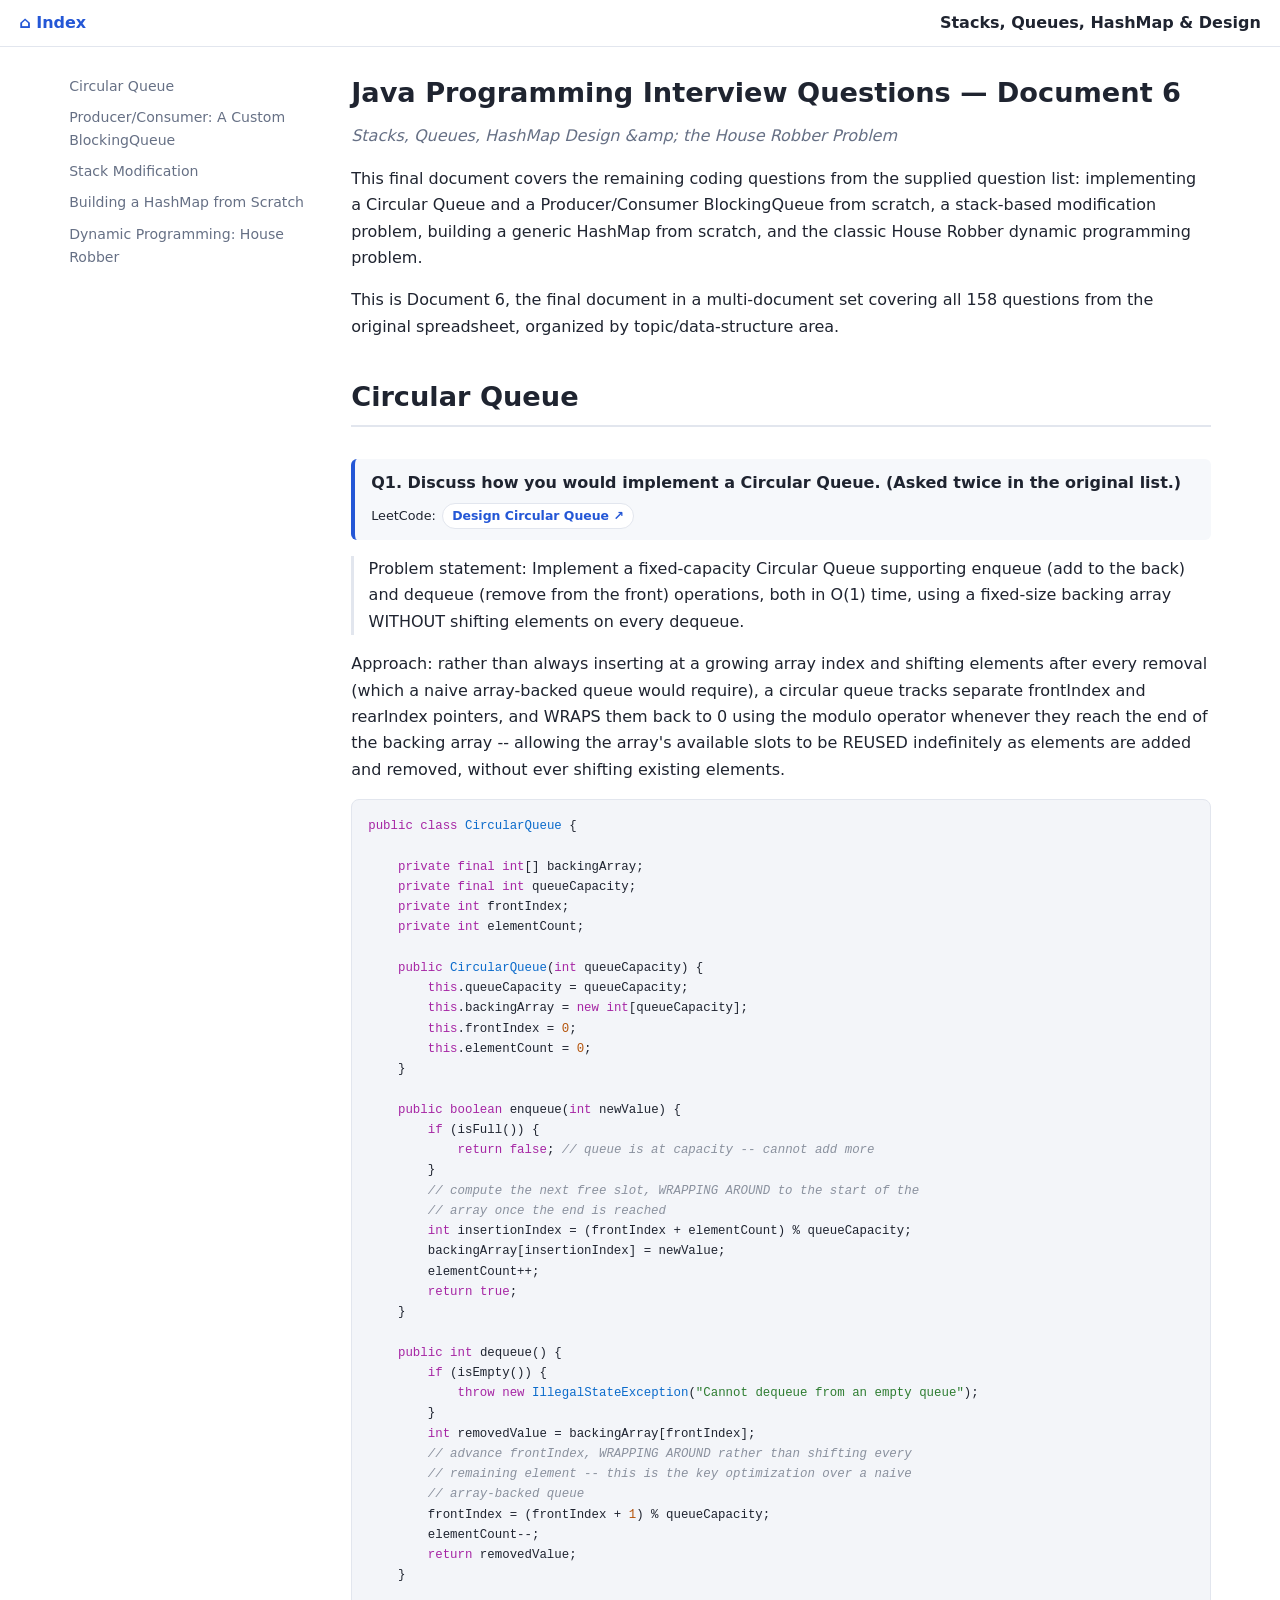
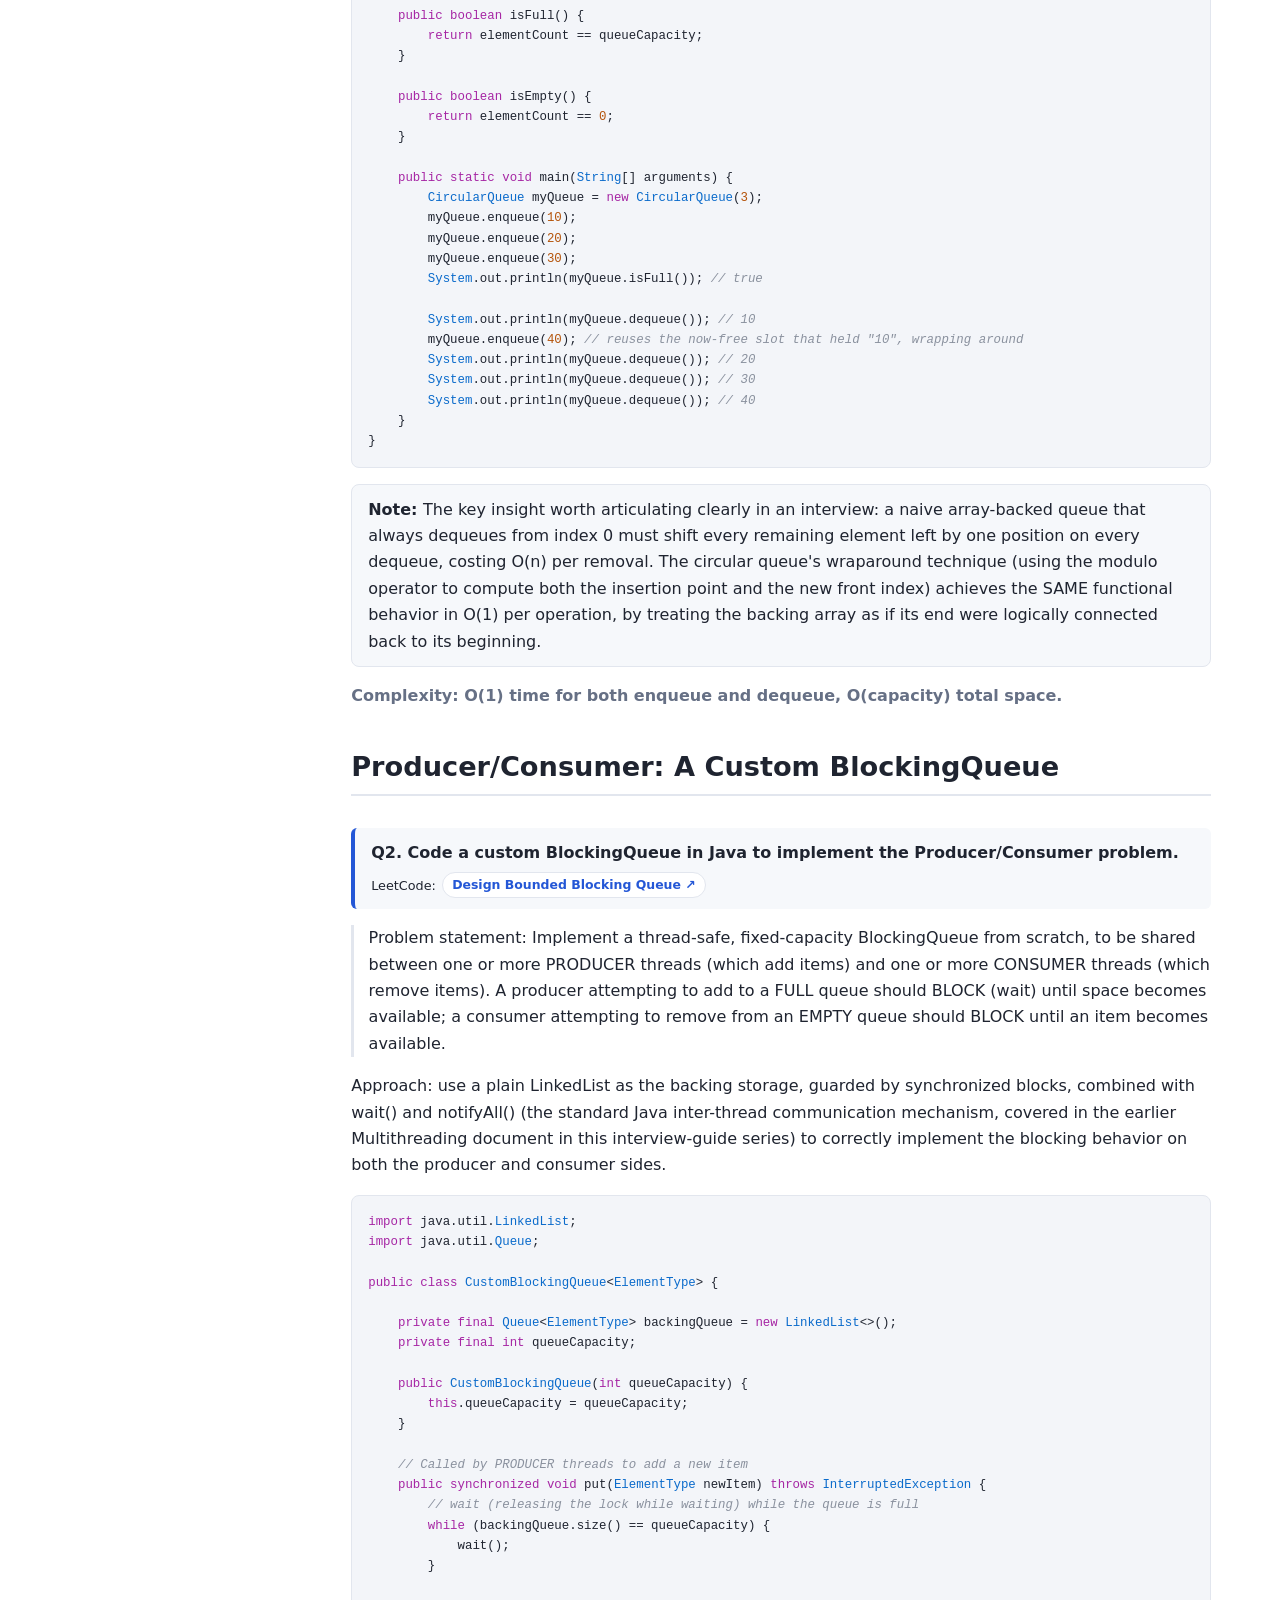
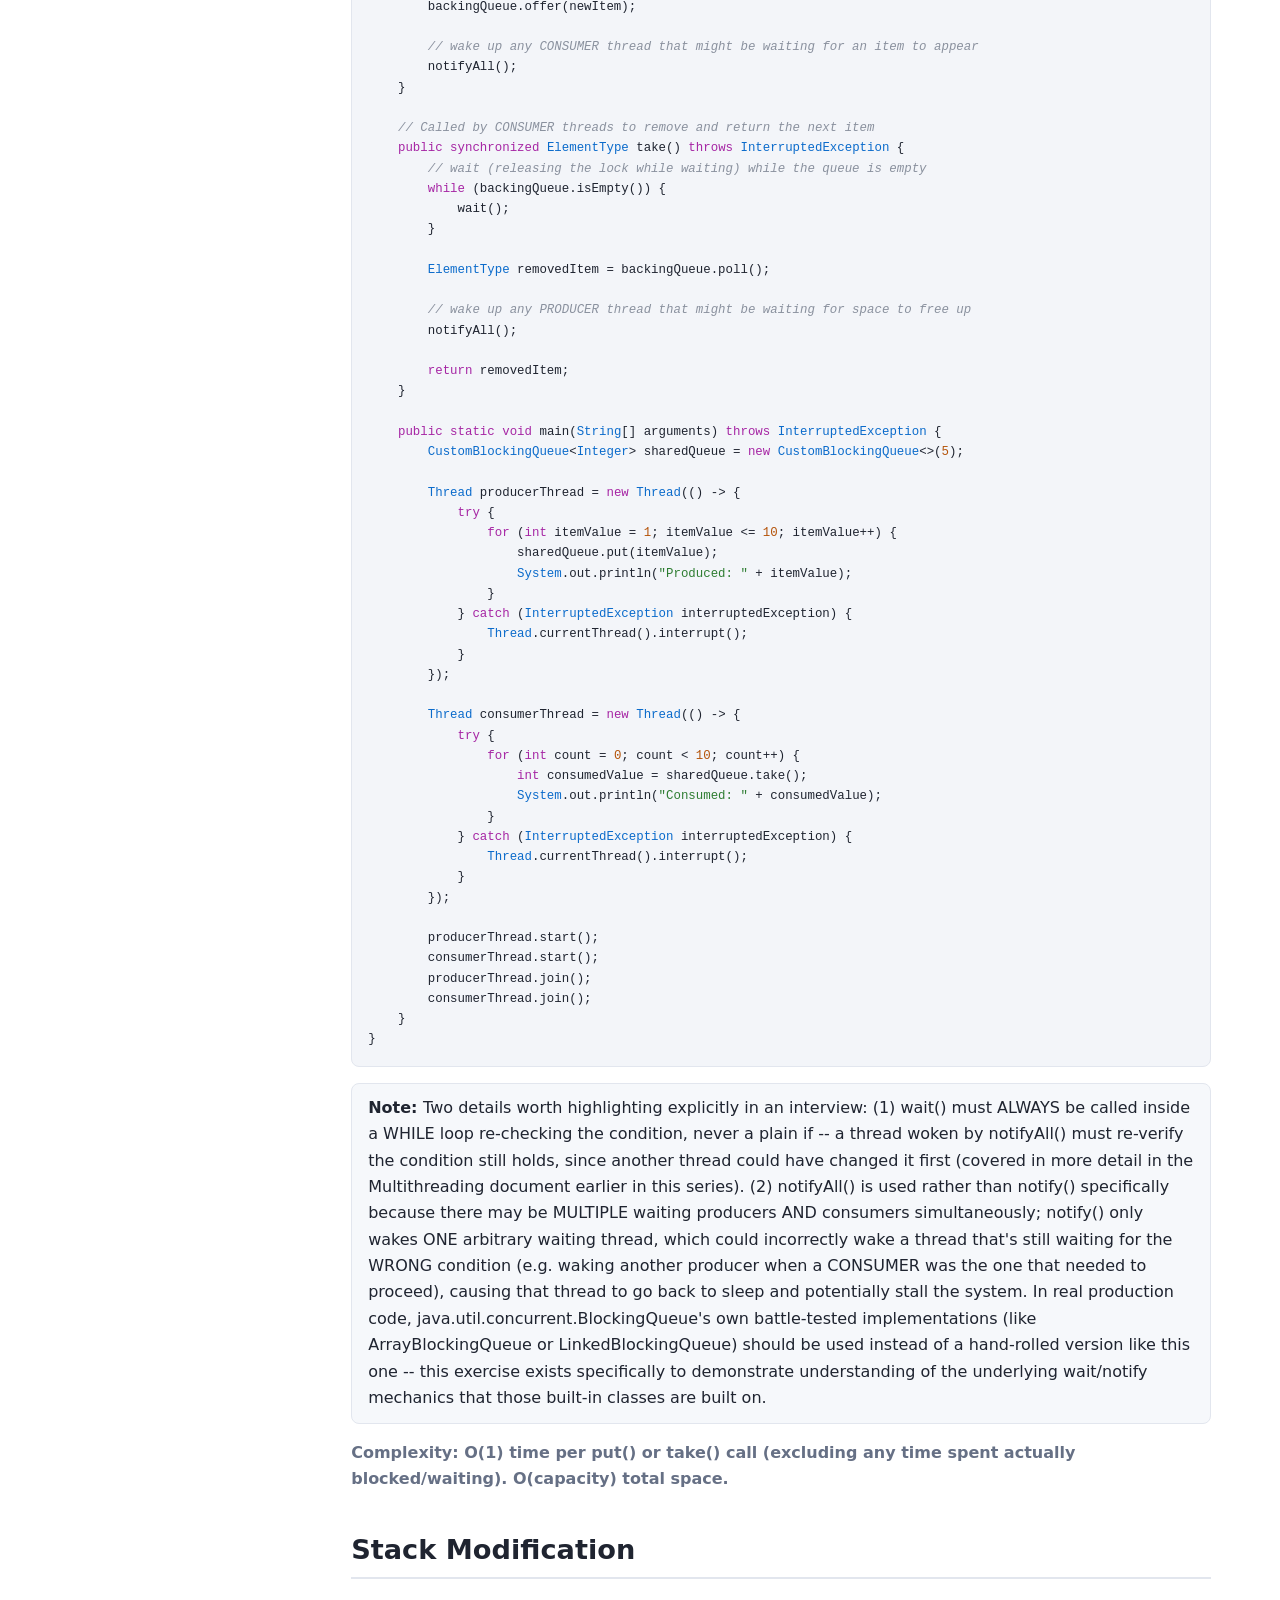
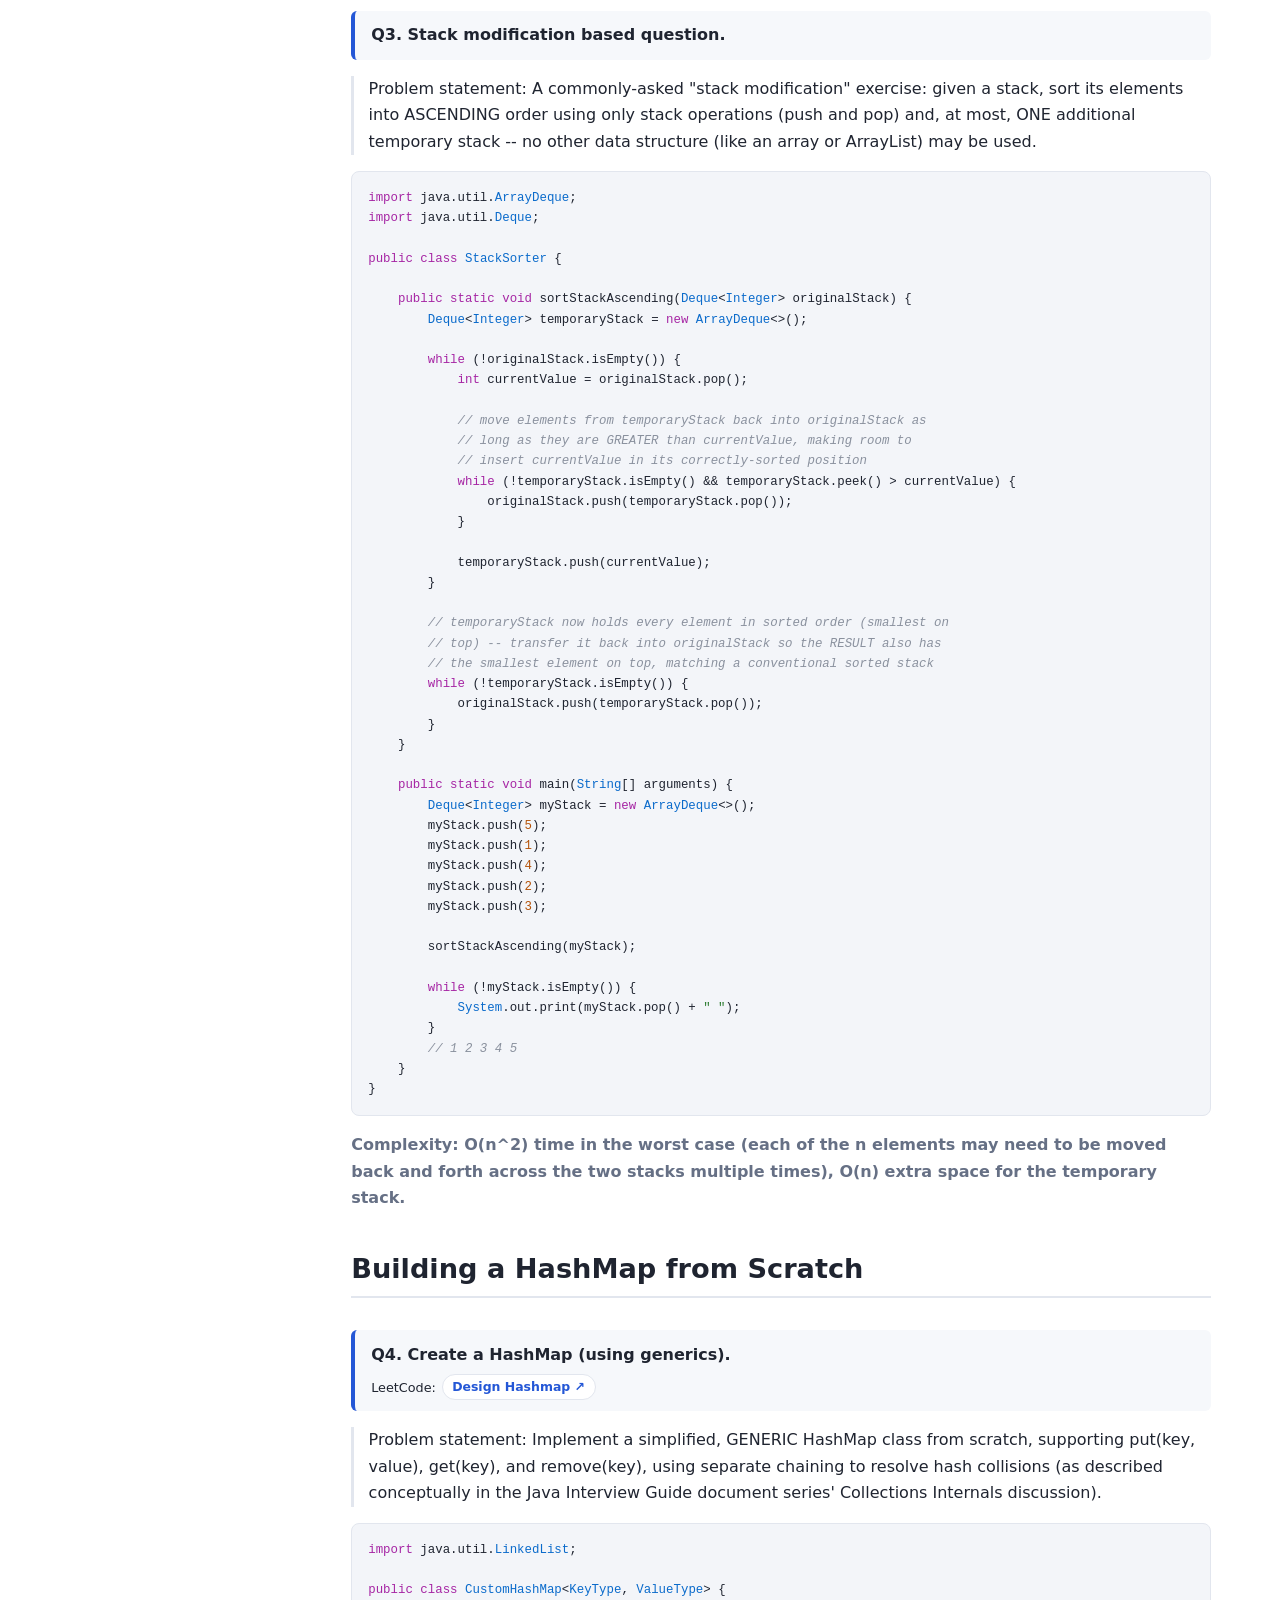
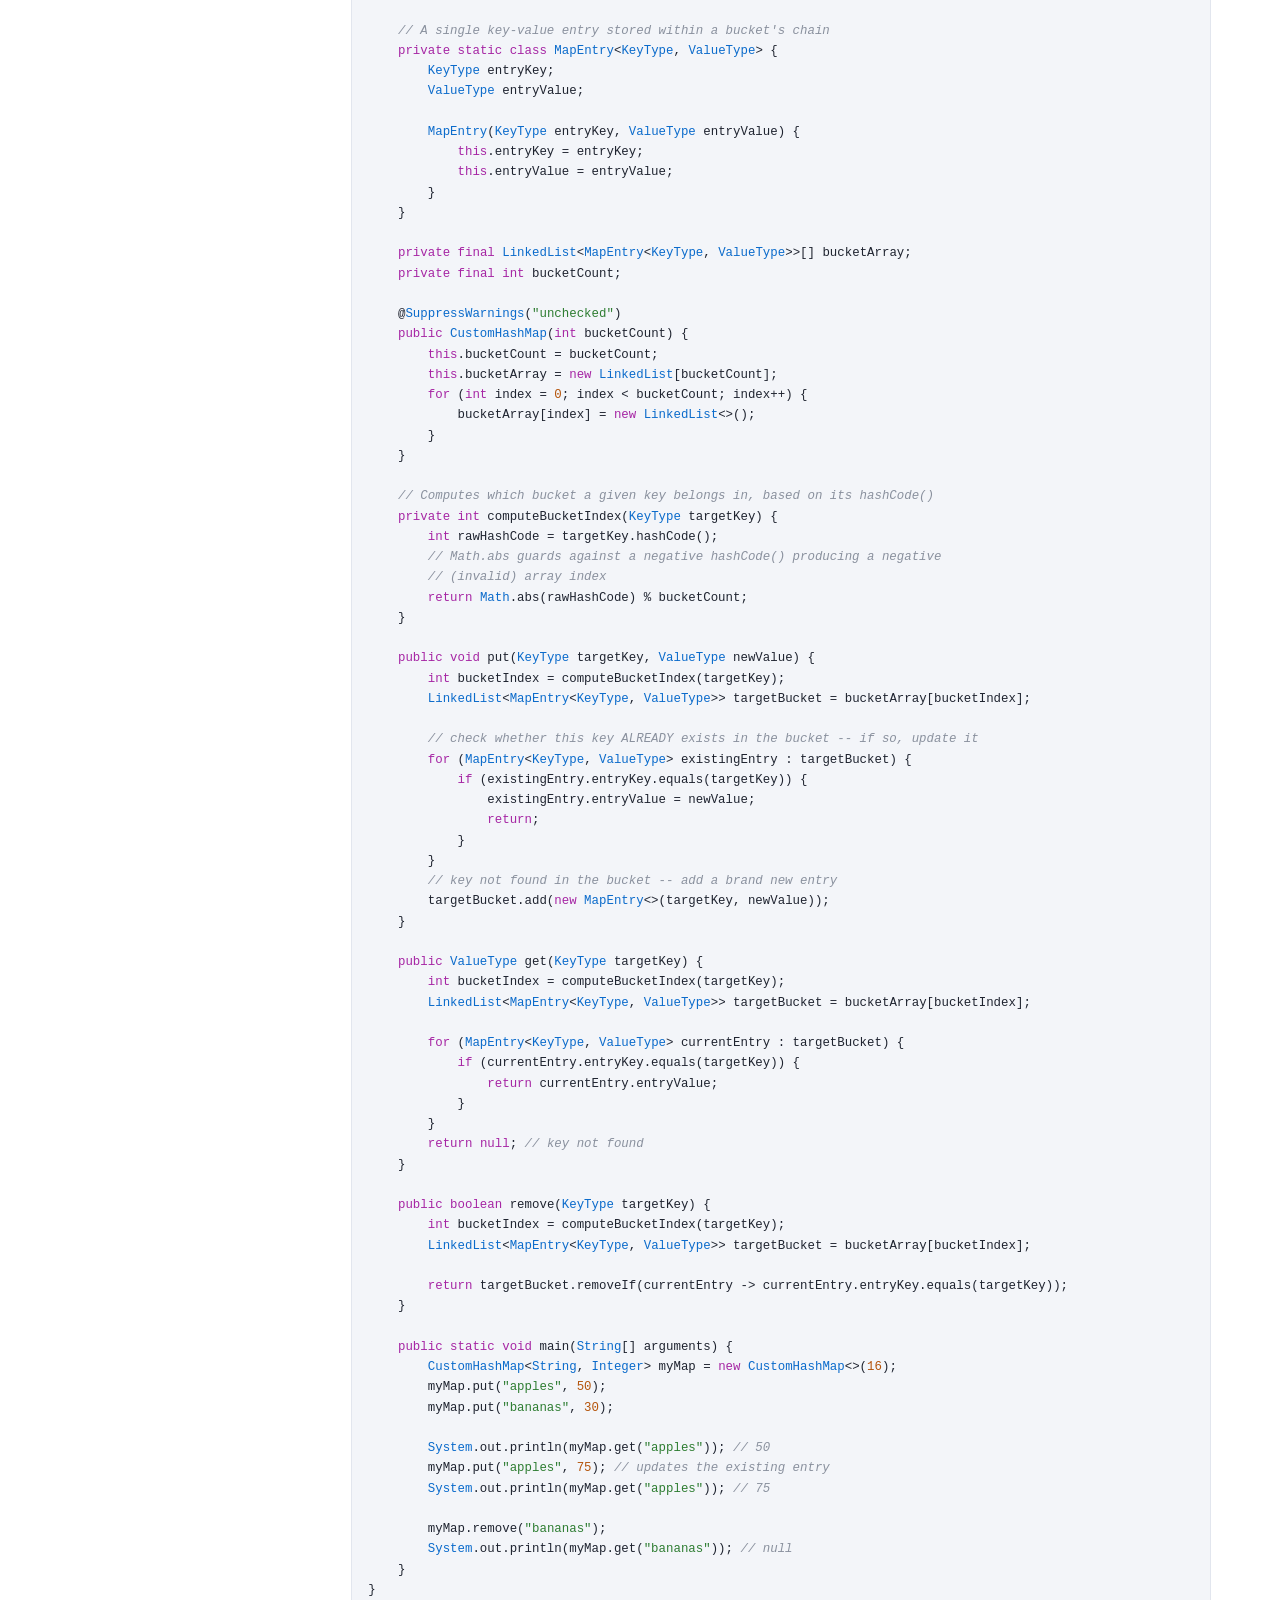
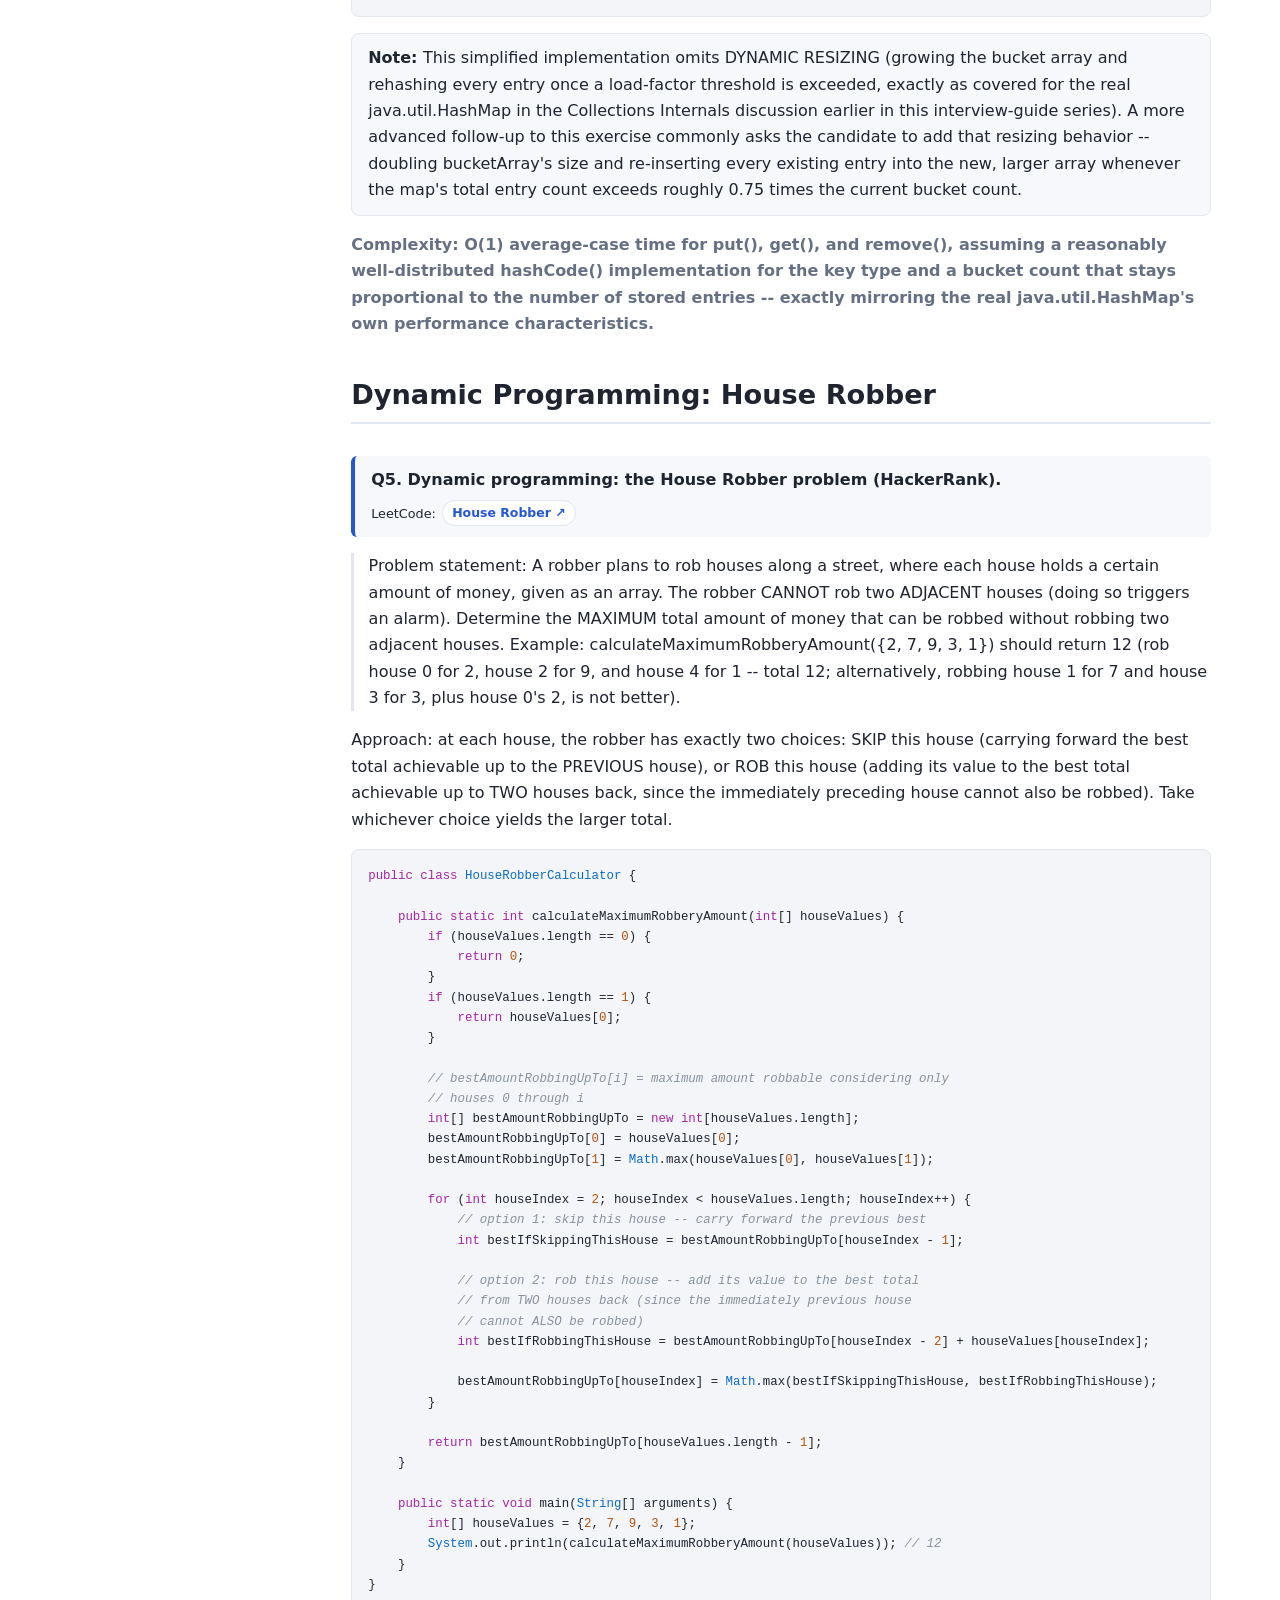
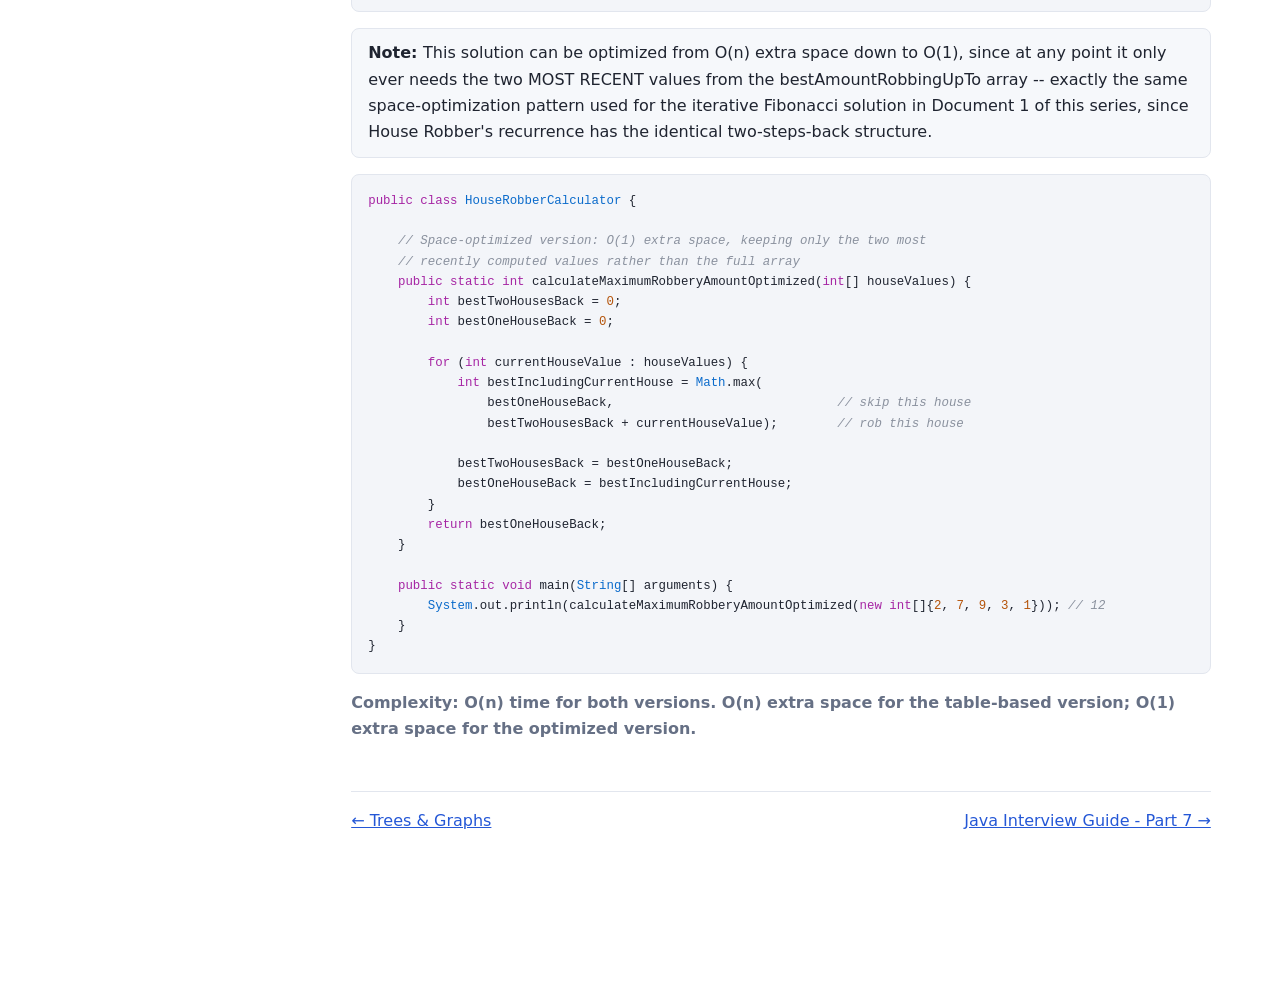
<file: pages/07-stacks-queues-hashmap-design.html>
<!DOCTYPE html><html lang="en"><head><meta charset="utf-8"><meta name="viewport" content="width=device-width,initial-scale=1"><title>Stacks, Queues, HashMap &amp; Design</title><link rel="stylesheet" href="../assets/style.css"></head><body>
<header class="top"><a href="../index.html">&#8962; Index</a><span class="sp"></span><strong>Stacks, Queues, HashMap &amp; Design</strong></header>
<div class="layout"><nav class="toc"><a href="#circular-queue-0">Circular Queue</a><a href="#producer-consumer-a-custom-blockingqueue-1">Producer/Consumer: A Custom BlockingQueue</a><a href="#stack-modification-2">Stack Modification</a><a href="#building-a-hashmap-from-scratch-3">Building a HashMap from Scratch</a><a href="#dynamic-programming-house-robber-4">Dynamic Programming: House Robber</a></nav><main><h1 class="title">Java Programming Interview Questions — Document 6</h1><p class="sub">Stacks, Queues, HashMap Design &amp;amp; the House Robber Problem</p><p>This final document covers the remaining coding questions from the supplied question list: implementing a Circular Queue and a Producer/Consumer BlockingQueue from scratch, a stack-based modification problem, building a generic HashMap from scratch, and the classic House Robber dynamic programming problem.</p>
<p>This is Document 6, the final document in a multi-document set covering all 158 questions from the original spreadsheet, organized by topic/data-structure area.</p>
<h1 id="circular-queue-0">Circular Queue</h1>
<p class="question"><strong>Q1. Discuss how you would implement a Circular Queue. (Asked twice in the original list.)</strong><br><span class="lcbar">LeetCode: <a class="lc" href="https://leetcode.com/problems/design-circular-queue/" target="_blank" rel="noopener">Design Circular Queue &#8599;</a></span></p>
<p class="problem">Problem statement: Implement a fixed-capacity Circular Queue supporting enqueue (add to the back) and dequeue (remove from the front) operations, both in O(1) time, using a fixed-size backing array WITHOUT shifting elements on every dequeue.</p>
<p>Approach: rather than always inserting at a growing array index and shifting elements after every removal (which a naive array-backed queue would require), a circular queue tracks separate frontIndex and rearIndex pointers, and WRAPS them back to 0 using the modulo operator whenever they reach the end of the backing array -- allowing the array&#x27;s available slots to be REUSED indefinitely as elements are added and removed, without ever shifting existing elements.</p>
<pre><code><span class="k">public</span> <span class="k">class</span> <span class="t">CircularQueue</span> {
 
    <span class="k">private</span> <span class="k">final</span> <span class="k">int</span>[] backingArray;
    <span class="k">private</span> <span class="k">final</span> <span class="k">int</span> queueCapacity;
    <span class="k">private</span> <span class="k">int</span> frontIndex;
    <span class="k">private</span> <span class="k">int</span> elementCount;
 
    <span class="k">public</span> <span class="t">CircularQueue</span>(<span class="k">int</span> queueCapacity) {
        <span class="k">this</span>.queueCapacity = queueCapacity;
        <span class="k">this</span>.backingArray = <span class="k">new</span> <span class="k">int</span>[queueCapacity];
        <span class="k">this</span>.frontIndex = <span class="n">0</span>;
        <span class="k">this</span>.elementCount = <span class="n">0</span>;
    }
 
    <span class="k">public</span> <span class="k">boolean</span> enqueue(<span class="k">int</span> newValue) {
        <span class="k">if</span> (isFull()) {
            <span class="k">return</span> <span class="k">false</span>; <span class="c">// queue is at capacity -- cannot add more</span>
        }
        <span class="c">// compute the next free slot, WRAPPING AROUND to the start of the</span>
        <span class="c">// array once the end is reached</span>
        <span class="k">int</span> insertionIndex = (frontIndex + elementCount) % queueCapacity;
        backingArray[insertionIndex] = newValue;
        elementCount++;
        <span class="k">return</span> <span class="k">true</span>;
    }
 
    <span class="k">public</span> <span class="k">int</span> dequeue() {
        <span class="k">if</span> (isEmpty()) {
            <span class="k">throw</span> <span class="k">new</span> <span class="t">IllegalStateException</span>(<span class="s">&quot;Cannot dequeue from an empty queue&quot;</span>);
        }
        <span class="k">int</span> removedValue = backingArray[frontIndex];
        <span class="c">// advance frontIndex, WRAPPING AROUND rather than shifting every</span>
        <span class="c">// remaining element -- this is the key optimization over a naive</span>
        <span class="c">// array-backed queue</span>
        frontIndex = (frontIndex + <span class="n">1</span>) % queueCapacity;
        elementCount--;
        <span class="k">return</span> removedValue;
    }
 
    <span class="k">public</span> <span class="k">boolean</span> isFull() {
        <span class="k">return</span> elementCount == queueCapacity;
    }
 
    <span class="k">public</span> <span class="k">boolean</span> isEmpty() {
        <span class="k">return</span> elementCount == <span class="n">0</span>;
    }
 
    <span class="k">public</span> <span class="k">static</span> <span class="k">void</span> main(<span class="t">String</span>[] arguments) {
        <span class="t">CircularQueue</span> myQueue = <span class="k">new</span> <span class="t">CircularQueue</span>(<span class="n">3</span>);
        myQueue.enqueue(<span class="n">10</span>);
        myQueue.enqueue(<span class="n">20</span>);
        myQueue.enqueue(<span class="n">30</span>);
        <span class="t">System</span>.out.println(myQueue.isFull()); <span class="c">// true</span>
 
        <span class="t">System</span>.out.println(myQueue.dequeue()); <span class="c">// 10</span>
        myQueue.enqueue(<span class="n">40</span>); <span class="c">// reuses the now-free slot that held &quot;10&quot;, wrapping around</span>
        <span class="t">System</span>.out.println(myQueue.dequeue()); <span class="c">// 20</span>
        <span class="t">System</span>.out.println(myQueue.dequeue()); <span class="c">// 30</span>
        <span class="t">System</span>.out.println(myQueue.dequeue()); <span class="c">// 40</span>
    }
}</code></pre>
<div class="callout"><strong>Note: </strong>The key insight worth articulating clearly in an interview: a naive array-backed queue that always dequeues from index 0 must shift every remaining element left by one position on every dequeue, costing O(n) per removal. The circular queue&#x27;s wraparound technique (using the modulo operator to compute both the insertion point and the new front index) achieves the SAME functional behavior in O(1) per operation, by treating the backing array as if its end were logically connected back to its beginning.</div>
<p class="complexity"><strong>Complexity: O(1) time for both enqueue and dequeue, O(capacity) total space.</strong></p>
<h1 id="producer-consumer-a-custom-blockingqueue-1">Producer/Consumer: A Custom BlockingQueue</h1>
<p class="question"><strong>Q2. Code a custom BlockingQueue in Java to implement the Producer/Consumer problem.</strong><br><span class="lcbar">LeetCode: <a class="lc" href="https://leetcode.com/problems/design-bounded-blocking-queue/" target="_blank" rel="noopener">Design Bounded Blocking Queue &#8599;</a></span></p>
<p class="problem">Problem statement: Implement a thread-safe, fixed-capacity BlockingQueue from scratch, to be shared between one or more PRODUCER threads (which add items) and one or more CONSUMER threads (which remove items). A producer attempting to add to a FULL queue should BLOCK (wait) until space becomes available; a consumer attempting to remove from an EMPTY queue should BLOCK until an item becomes available.</p>
<p>Approach: use a plain LinkedList as the backing storage, guarded by synchronized blocks, combined with wait() and notifyAll() (the standard Java inter-thread communication mechanism, covered in the earlier Multithreading document in this interview-guide series) to correctly implement the blocking behavior on both the producer and consumer sides.</p>
<pre><code><span class="k">import</span> java.util.<span class="t">LinkedList</span>;
<span class="k">import</span> java.util.<span class="t">Queue</span>;
 
<span class="k">public</span> <span class="k">class</span> <span class="t">CustomBlockingQueue</span>&lt;<span class="t">ElementType</span>&gt; {
 
    <span class="k">private</span> <span class="k">final</span> <span class="t">Queue</span>&lt;<span class="t">ElementType</span>&gt; backingQueue = <span class="k">new</span> <span class="t">LinkedList</span>&lt;&gt;();
    <span class="k">private</span> <span class="k">final</span> <span class="k">int</span> queueCapacity;
 
    <span class="k">public</span> <span class="t">CustomBlockingQueue</span>(<span class="k">int</span> queueCapacity) {
        <span class="k">this</span>.queueCapacity = queueCapacity;
    }
 
    <span class="c">// Called by PRODUCER threads to add a new item</span>
    <span class="k">public</span> <span class="k">synchronized</span> <span class="k">void</span> put(<span class="t">ElementType</span> newItem) <span class="k">throws</span> <span class="t">InterruptedException</span> {
        <span class="c">// wait (releasing the lock while waiting) while the queue is full</span>
        <span class="k">while</span> (backingQueue.size() == queueCapacity) {
            wait();
        }
 
        backingQueue.offer(newItem);
 
        <span class="c">// wake up any CONSUMER thread that might be waiting for an item to appear</span>
        notifyAll();
    }
 
    <span class="c">// Called by CONSUMER threads to remove and return the next item</span>
    <span class="k">public</span> <span class="k">synchronized</span> <span class="t">ElementType</span> take() <span class="k">throws</span> <span class="t">InterruptedException</span> {
        <span class="c">// wait (releasing the lock while waiting) while the queue is empty</span>
        <span class="k">while</span> (backingQueue.isEmpty()) {
            wait();
        }
 
        <span class="t">ElementType</span> removedItem = backingQueue.poll();
 
        <span class="c">// wake up any PRODUCER thread that might be waiting for space to free up</span>
        notifyAll();
 
        <span class="k">return</span> removedItem;
    }
 
    <span class="k">public</span> <span class="k">static</span> <span class="k">void</span> main(<span class="t">String</span>[] arguments) <span class="k">throws</span> <span class="t">InterruptedException</span> {
        <span class="t">CustomBlockingQueue</span>&lt;<span class="t">Integer</span>&gt; sharedQueue = <span class="k">new</span> <span class="t">CustomBlockingQueue</span>&lt;&gt;(<span class="n">5</span>);
 
        <span class="t">Thread</span> producerThread = <span class="k">new</span> <span class="t">Thread</span>(() -&gt; {
            <span class="k">try</span> {
                <span class="k">for</span> (<span class="k">int</span> itemValue = <span class="n">1</span>; itemValue &lt;= <span class="n">10</span>; itemValue++) {
                    sharedQueue.put(itemValue);
                    <span class="t">System</span>.out.println(<span class="s">&quot;Produced: &quot;</span> + itemValue);
                }
            } <span class="k">catch</span> (<span class="t">InterruptedException</span> interruptedException) {
                <span class="t">Thread</span>.currentThread().interrupt();
            }
        });
 
        <span class="t">Thread</span> consumerThread = <span class="k">new</span> <span class="t">Thread</span>(() -&gt; {
            <span class="k">try</span> {
                <span class="k">for</span> (<span class="k">int</span> count = <span class="n">0</span>; count &lt; <span class="n">10</span>; count++) {
                    <span class="k">int</span> consumedValue = sharedQueue.take();
                    <span class="t">System</span>.out.println(<span class="s">&quot;Consumed: &quot;</span> + consumedValue);
                }
            } <span class="k">catch</span> (<span class="t">InterruptedException</span> interruptedException) {
                <span class="t">Thread</span>.currentThread().interrupt();
            }
        });
 
        producerThread.start();
        consumerThread.start();
        producerThread.join();
        consumerThread.join();
    }
}</code></pre>
<div class="callout"><strong>Note: </strong>Two details worth highlighting explicitly in an interview: (1) wait() must ALWAYS be called inside a WHILE loop re-checking the condition, never a plain if -- a thread woken by notifyAll() must re-verify the condition still holds, since another thread could have changed it first (covered in more detail in the Multithreading document earlier in this series). (2) notifyAll() is used rather than notify() specifically because there may be MULTIPLE waiting producers AND consumers simultaneously; notify() only wakes ONE arbitrary waiting thread, which could incorrectly wake a thread that&#x27;s still waiting for the WRONG condition (e.g. waking another producer when a CONSUMER was the one that needed to proceed), causing that thread to go back to sleep and potentially stall the system. In real production code, java.util.concurrent.BlockingQueue&#x27;s own battle-tested implementations (like ArrayBlockingQueue or LinkedBlockingQueue) should be used instead of a hand-rolled version like this one -- this exercise exists specifically to demonstrate understanding of the underlying wait/notify mechanics that those built-in classes are built on.</div>
<p class="complexity"><strong>Complexity: O(1) time per put() or take() call (excluding any time spent actually blocked/waiting). O(capacity) total space.</strong></p>
<h1 id="stack-modification-2">Stack Modification</h1>
<p class="question"><strong>Q3. Stack modification based question.</strong></p>
<p class="problem">Problem statement: A commonly-asked &quot;stack modification&quot; exercise: given a stack, sort its elements into ASCENDING order using only stack operations (push and pop) and, at most, ONE additional temporary stack -- no other data structure (like an array or ArrayList) may be used.</p>
<pre><code><span class="k">import</span> java.util.<span class="t">ArrayDeque</span>;
<span class="k">import</span> java.util.<span class="t">Deque</span>;
 
<span class="k">public</span> <span class="k">class</span> <span class="t">StackSorter</span> {
 
    <span class="k">public</span> <span class="k">static</span> <span class="k">void</span> sortStackAscending(<span class="t">Deque</span>&lt;<span class="t">Integer</span>&gt; originalStack) {
        <span class="t">Deque</span>&lt;<span class="t">Integer</span>&gt; temporaryStack = <span class="k">new</span> <span class="t">ArrayDeque</span>&lt;&gt;();
 
        <span class="k">while</span> (!originalStack.isEmpty()) {
            <span class="k">int</span> currentValue = originalStack.pop();
 
            <span class="c">// move elements from temporaryStack back into originalStack as</span>
            <span class="c">// long as they are GREATER than currentValue, making room to</span>
            <span class="c">// insert currentValue in its correctly-sorted position</span>
            <span class="k">while</span> (!temporaryStack.isEmpty() &amp;&amp; temporaryStack.peek() &gt; currentValue) {
                originalStack.push(temporaryStack.pop());
            }
 
            temporaryStack.push(currentValue);
        }
 
        <span class="c">// temporaryStack now holds every element in sorted order (smallest on</span>
        <span class="c">// top) -- transfer it back into originalStack so the RESULT also has</span>
        <span class="c">// the smallest element on top, matching a conventional sorted stack</span>
        <span class="k">while</span> (!temporaryStack.isEmpty()) {
            originalStack.push(temporaryStack.pop());
        }
    }
 
    <span class="k">public</span> <span class="k">static</span> <span class="k">void</span> main(<span class="t">String</span>[] arguments) {
        <span class="t">Deque</span>&lt;<span class="t">Integer</span>&gt; myStack = <span class="k">new</span> <span class="t">ArrayDeque</span>&lt;&gt;();
        myStack.push(<span class="n">5</span>);
        myStack.push(<span class="n">1</span>);
        myStack.push(<span class="n">4</span>);
        myStack.push(<span class="n">2</span>);
        myStack.push(<span class="n">3</span>);
 
        sortStackAscending(myStack);
 
        <span class="k">while</span> (!myStack.isEmpty()) {
            <span class="t">System</span>.out.print(myStack.pop() + <span class="s">&quot; &quot;</span>);
        }
        <span class="c">// 1 2 3 4 5</span>
    }
}</code></pre>
<p class="complexity"><strong>Complexity: O(n^2) time in the worst case (each of the n elements may need to be moved back and forth across the two stacks multiple times), O(n) extra space for the temporary stack.</strong></p>
<h1 id="building-a-hashmap-from-scratch-3">Building a HashMap from Scratch</h1>
<p class="question"><strong>Q4. Create a HashMap (using generics).</strong><br><span class="lcbar">LeetCode: <a class="lc" href="https://leetcode.com/problems/design-hashmap/" target="_blank" rel="noopener">Design Hashmap &#8599;</a></span></p>
<p class="problem">Problem statement: Implement a simplified, GENERIC HashMap class from scratch, supporting put(key, value), get(key), and remove(key), using separate chaining to resolve hash collisions (as described conceptually in the Java Interview Guide document series&#x27; Collections Internals discussion).</p>
<pre><code><span class="k">import</span> java.util.<span class="t">LinkedList</span>;
 
<span class="k">public</span> <span class="k">class</span> <span class="t">CustomHashMap</span>&lt;<span class="t">KeyType</span>, <span class="t">ValueType</span>&gt; {
 
    <span class="c">// A single key-value entry stored within a bucket&#x27;s chain</span>
    <span class="k">private</span> <span class="k">static</span> <span class="k">class</span> <span class="t">MapEntry</span>&lt;<span class="t">KeyType</span>, <span class="t">ValueType</span>&gt; {
        <span class="t">KeyType</span> entryKey;
        <span class="t">ValueType</span> entryValue;
 
        <span class="t">MapEntry</span>(<span class="t">KeyType</span> entryKey, <span class="t">ValueType</span> entryValue) {
            <span class="k">this</span>.entryKey = entryKey;
            <span class="k">this</span>.entryValue = entryValue;
        }
    }
 
    <span class="k">private</span> <span class="k">final</span> <span class="t">LinkedList</span>&lt;<span class="t">MapEntry</span>&lt;<span class="t">KeyType</span>, <span class="t">ValueType</span>&gt;&gt;[] bucketArray;
    <span class="k">private</span> <span class="k">final</span> <span class="k">int</span> bucketCount;
 
    @<span class="t">SuppressWarnings</span>(<span class="s">&quot;unchecked&quot;</span>)
    <span class="k">public</span> <span class="t">CustomHashMap</span>(<span class="k">int</span> bucketCount) {
        <span class="k">this</span>.bucketCount = bucketCount;
        <span class="k">this</span>.bucketArray = <span class="k">new</span> <span class="t">LinkedList</span>[bucketCount];
        <span class="k">for</span> (<span class="k">int</span> index = <span class="n">0</span>; index &lt; bucketCount; index++) {
            bucketArray[index] = <span class="k">new</span> <span class="t">LinkedList</span>&lt;&gt;();
        }
    }
 
    <span class="c">// Computes which bucket a given key belongs in, based on its hashCode()</span>
    <span class="k">private</span> <span class="k">int</span> computeBucketIndex(<span class="t">KeyType</span> targetKey) {
        <span class="k">int</span> rawHashCode = targetKey.hashCode();
        <span class="c">// Math.abs guards against a negative hashCode() producing a negative</span>
        <span class="c">// (invalid) array index</span>
        <span class="k">return</span> <span class="t">Math</span>.abs(rawHashCode) % bucketCount;
    }
 
    <span class="k">public</span> <span class="k">void</span> put(<span class="t">KeyType</span> targetKey, <span class="t">ValueType</span> newValue) {
        <span class="k">int</span> bucketIndex = computeBucketIndex(targetKey);
        <span class="t">LinkedList</span>&lt;<span class="t">MapEntry</span>&lt;<span class="t">KeyType</span>, <span class="t">ValueType</span>&gt;&gt; targetBucket = bucketArray[bucketIndex];
 
        <span class="c">// check whether this key ALREADY exists in the bucket -- if so, update it</span>
        <span class="k">for</span> (<span class="t">MapEntry</span>&lt;<span class="t">KeyType</span>, <span class="t">ValueType</span>&gt; existingEntry : targetBucket) {
            <span class="k">if</span> (existingEntry.entryKey.equals(targetKey)) {
                existingEntry.entryValue = newValue;
                <span class="k">return</span>;
            }
        }
        <span class="c">// key not found in the bucket -- add a brand new entry</span>
        targetBucket.add(<span class="k">new</span> <span class="t">MapEntry</span>&lt;&gt;(targetKey, newValue));
    }
 
    <span class="k">public</span> <span class="t">ValueType</span> get(<span class="t">KeyType</span> targetKey) {
        <span class="k">int</span> bucketIndex = computeBucketIndex(targetKey);
        <span class="t">LinkedList</span>&lt;<span class="t">MapEntry</span>&lt;<span class="t">KeyType</span>, <span class="t">ValueType</span>&gt;&gt; targetBucket = bucketArray[bucketIndex];
 
        <span class="k">for</span> (<span class="t">MapEntry</span>&lt;<span class="t">KeyType</span>, <span class="t">ValueType</span>&gt; currentEntry : targetBucket) {
            <span class="k">if</span> (currentEntry.entryKey.equals(targetKey)) {
                <span class="k">return</span> currentEntry.entryValue;
            }
        }
        <span class="k">return</span> <span class="k">null</span>; <span class="c">// key not found</span>
    }
 
    <span class="k">public</span> <span class="k">boolean</span> remove(<span class="t">KeyType</span> targetKey) {
        <span class="k">int</span> bucketIndex = computeBucketIndex(targetKey);
        <span class="t">LinkedList</span>&lt;<span class="t">MapEntry</span>&lt;<span class="t">KeyType</span>, <span class="t">ValueType</span>&gt;&gt; targetBucket = bucketArray[bucketIndex];
 
        <span class="k">return</span> targetBucket.removeIf(currentEntry -&gt; currentEntry.entryKey.equals(targetKey));
    }
 
    <span class="k">public</span> <span class="k">static</span> <span class="k">void</span> main(<span class="t">String</span>[] arguments) {
        <span class="t">CustomHashMap</span>&lt;<span class="t">String</span>, <span class="t">Integer</span>&gt; myMap = <span class="k">new</span> <span class="t">CustomHashMap</span>&lt;&gt;(<span class="n">16</span>);
        myMap.put(<span class="s">&quot;apples&quot;</span>, <span class="n">50</span>);
        myMap.put(<span class="s">&quot;bananas&quot;</span>, <span class="n">30</span>);
 
        <span class="t">System</span>.out.println(myMap.get(<span class="s">&quot;apples&quot;</span>)); <span class="c">// 50</span>
        myMap.put(<span class="s">&quot;apples&quot;</span>, <span class="n">75</span>); <span class="c">// updates the existing entry</span>
        <span class="t">System</span>.out.println(myMap.get(<span class="s">&quot;apples&quot;</span>)); <span class="c">// 75</span>
 
        myMap.remove(<span class="s">&quot;bananas&quot;</span>);
        <span class="t">System</span>.out.println(myMap.get(<span class="s">&quot;bananas&quot;</span>)); <span class="c">// null</span>
    }
}</code></pre>
<div class="callout"><strong>Note: </strong>This simplified implementation omits DYNAMIC RESIZING (growing the bucket array and rehashing every entry once a load-factor threshold is exceeded, exactly as covered for the real java.util.HashMap in the Collections Internals discussion earlier in this interview-guide series). A more advanced follow-up to this exercise commonly asks the candidate to add that resizing behavior -- doubling bucketArray&#x27;s size and re-inserting every existing entry into the new, larger array whenever the map&#x27;s total entry count exceeds roughly 0.75 times the current bucket count.</div>
<p class="complexity"><strong>Complexity: O(1) average-case time for put(), get(), and remove(), assuming a reasonably well-distributed hashCode() implementation for the key type and a bucket count that stays proportional to the number of stored entries -- exactly mirroring the real java.util.HashMap&#x27;s own performance characteristics.</strong></p>
<h1 id="dynamic-programming-house-robber-4">Dynamic Programming: House Robber</h1>
<p class="question"><strong>Q5. Dynamic programming: the House Robber problem (HackerRank).</strong><br><span class="lcbar">LeetCode: <a class="lc" href="https://leetcode.com/problems/house-robber/" target="_blank" rel="noopener">House Robber &#8599;</a></span></p>
<p class="problem">Problem statement: A robber plans to rob houses along a street, where each house holds a certain amount of money, given as an array. The robber CANNOT rob two ADJACENT houses (doing so triggers an alarm). Determine the MAXIMUM total amount of money that can be robbed without robbing two adjacent houses. Example: calculateMaximumRobberyAmount({2, 7, 9, 3, 1}) should return 12 (rob house 0 for 2, house 2 for 9, and house 4 for 1 -- total 12; alternatively, robbing house 1 for 7 and house 3 for 3, plus house 0&#x27;s 2, is not better).</p>
<p>Approach: at each house, the robber has exactly two choices: SKIP this house (carrying forward the best total achievable up to the PREVIOUS house), or ROB this house (adding its value to the best total achievable up to TWO houses back, since the immediately preceding house cannot also be robbed). Take whichever choice yields the larger total.</p>
<pre><code><span class="k">public</span> <span class="k">class</span> <span class="t">HouseRobberCalculator</span> {
 
    <span class="k">public</span> <span class="k">static</span> <span class="k">int</span> calculateMaximumRobberyAmount(<span class="k">int</span>[] houseValues) {
        <span class="k">if</span> (houseValues.length == <span class="n">0</span>) {
            <span class="k">return</span> <span class="n">0</span>;
        }
        <span class="k">if</span> (houseValues.length == <span class="n">1</span>) {
            <span class="k">return</span> houseValues[<span class="n">0</span>];
        }
 
        <span class="c">// bestAmountRobbingUpTo[i] = maximum amount robbable considering only</span>
        <span class="c">// houses 0 through i</span>
        <span class="k">int</span>[] bestAmountRobbingUpTo = <span class="k">new</span> <span class="k">int</span>[houseValues.length];
        bestAmountRobbingUpTo[<span class="n">0</span>] = houseValues[<span class="n">0</span>];
        bestAmountRobbingUpTo[<span class="n">1</span>] = <span class="t">Math</span>.max(houseValues[<span class="n">0</span>], houseValues[<span class="n">1</span>]);
 
        <span class="k">for</span> (<span class="k">int</span> houseIndex = <span class="n">2</span>; houseIndex &lt; houseValues.length; houseIndex++) {
            <span class="c">// option 1: skip this house -- carry forward the previous best</span>
            <span class="k">int</span> bestIfSkippingThisHouse = bestAmountRobbingUpTo[houseIndex - <span class="n">1</span>];
 
            <span class="c">// option 2: rob this house -- add its value to the best total</span>
            <span class="c">// from TWO houses back (since the immediately previous house</span>
            <span class="c">// cannot ALSO be robbed)</span>
            <span class="k">int</span> bestIfRobbingThisHouse = bestAmountRobbingUpTo[houseIndex - <span class="n">2</span>] + houseValues[houseIndex];
 
            bestAmountRobbingUpTo[houseIndex] = <span class="t">Math</span>.max(bestIfSkippingThisHouse, bestIfRobbingThisHouse);
        }
 
        <span class="k">return</span> bestAmountRobbingUpTo[houseValues.length - <span class="n">1</span>];
    }
 
    <span class="k">public</span> <span class="k">static</span> <span class="k">void</span> main(<span class="t">String</span>[] arguments) {
        <span class="k">int</span>[] houseValues = {<span class="n">2</span>, <span class="n">7</span>, <span class="n">9</span>, <span class="n">3</span>, <span class="n">1</span>};
        <span class="t">System</span>.out.println(calculateMaximumRobberyAmount(houseValues)); <span class="c">// 12</span>
    }
}</code></pre>
<div class="callout"><strong>Note: </strong>This solution can be optimized from O(n) extra space down to O(1), since at any point it only ever needs the two MOST RECENT values from the bestAmountRobbingUpTo array -- exactly the same space-optimization pattern used for the iterative Fibonacci solution in Document 1 of this series, since House Robber&#x27;s recurrence has the identical two-steps-back structure.</div>
<pre><code><span class="k">public</span> <span class="k">class</span> <span class="t">HouseRobberCalculator</span> {
 
    <span class="c">// Space-optimized version: O(1) extra space, keeping only the two most</span>
    <span class="c">// recently computed values rather than the full array</span>
    <span class="k">public</span> <span class="k">static</span> <span class="k">int</span> calculateMaximumRobberyAmountOptimized(<span class="k">int</span>[] houseValues) {
        <span class="k">int</span> bestTwoHousesBack = <span class="n">0</span>;
        <span class="k">int</span> bestOneHouseBack = <span class="n">0</span>;
 
        <span class="k">for</span> (<span class="k">int</span> currentHouseValue : houseValues) {
            <span class="k">int</span> bestIncludingCurrentHouse = <span class="t">Math</span>.max(
                bestOneHouseBack,                              <span class="c">// skip this house</span>
                bestTwoHousesBack + currentHouseValue);        <span class="c">// rob this house</span>
 
            bestTwoHousesBack = bestOneHouseBack;
            bestOneHouseBack = bestIncludingCurrentHouse;
        }
        <span class="k">return</span> bestOneHouseBack;
    }
 
    <span class="k">public</span> <span class="k">static</span> <span class="k">void</span> main(<span class="t">String</span>[] arguments) {
        <span class="t">System</span>.out.println(calculateMaximumRobberyAmountOptimized(<span class="k">new</span> <span class="k">int</span>[]{<span class="n">2</span>, <span class="n">7</span>, <span class="n">9</span>, <span class="n">3</span>, <span class="n">1</span>})); <span class="c">// 12</span>
    }
}</code></pre>
<p class="complexity"><strong>Complexity: O(n) time for both versions. O(n) extra space for the table-based version; O(1) extra space for the optimized version.</strong></p><div class="pager"><span><a href="06-trees-graphs.html">&larr; Trees &amp; Graphs</a></span><span><a href="08-java-interview-guide-part7.html">Java Interview Guide - Part 7 &rarr;</a></span></div></main></div></body></html>
</file>
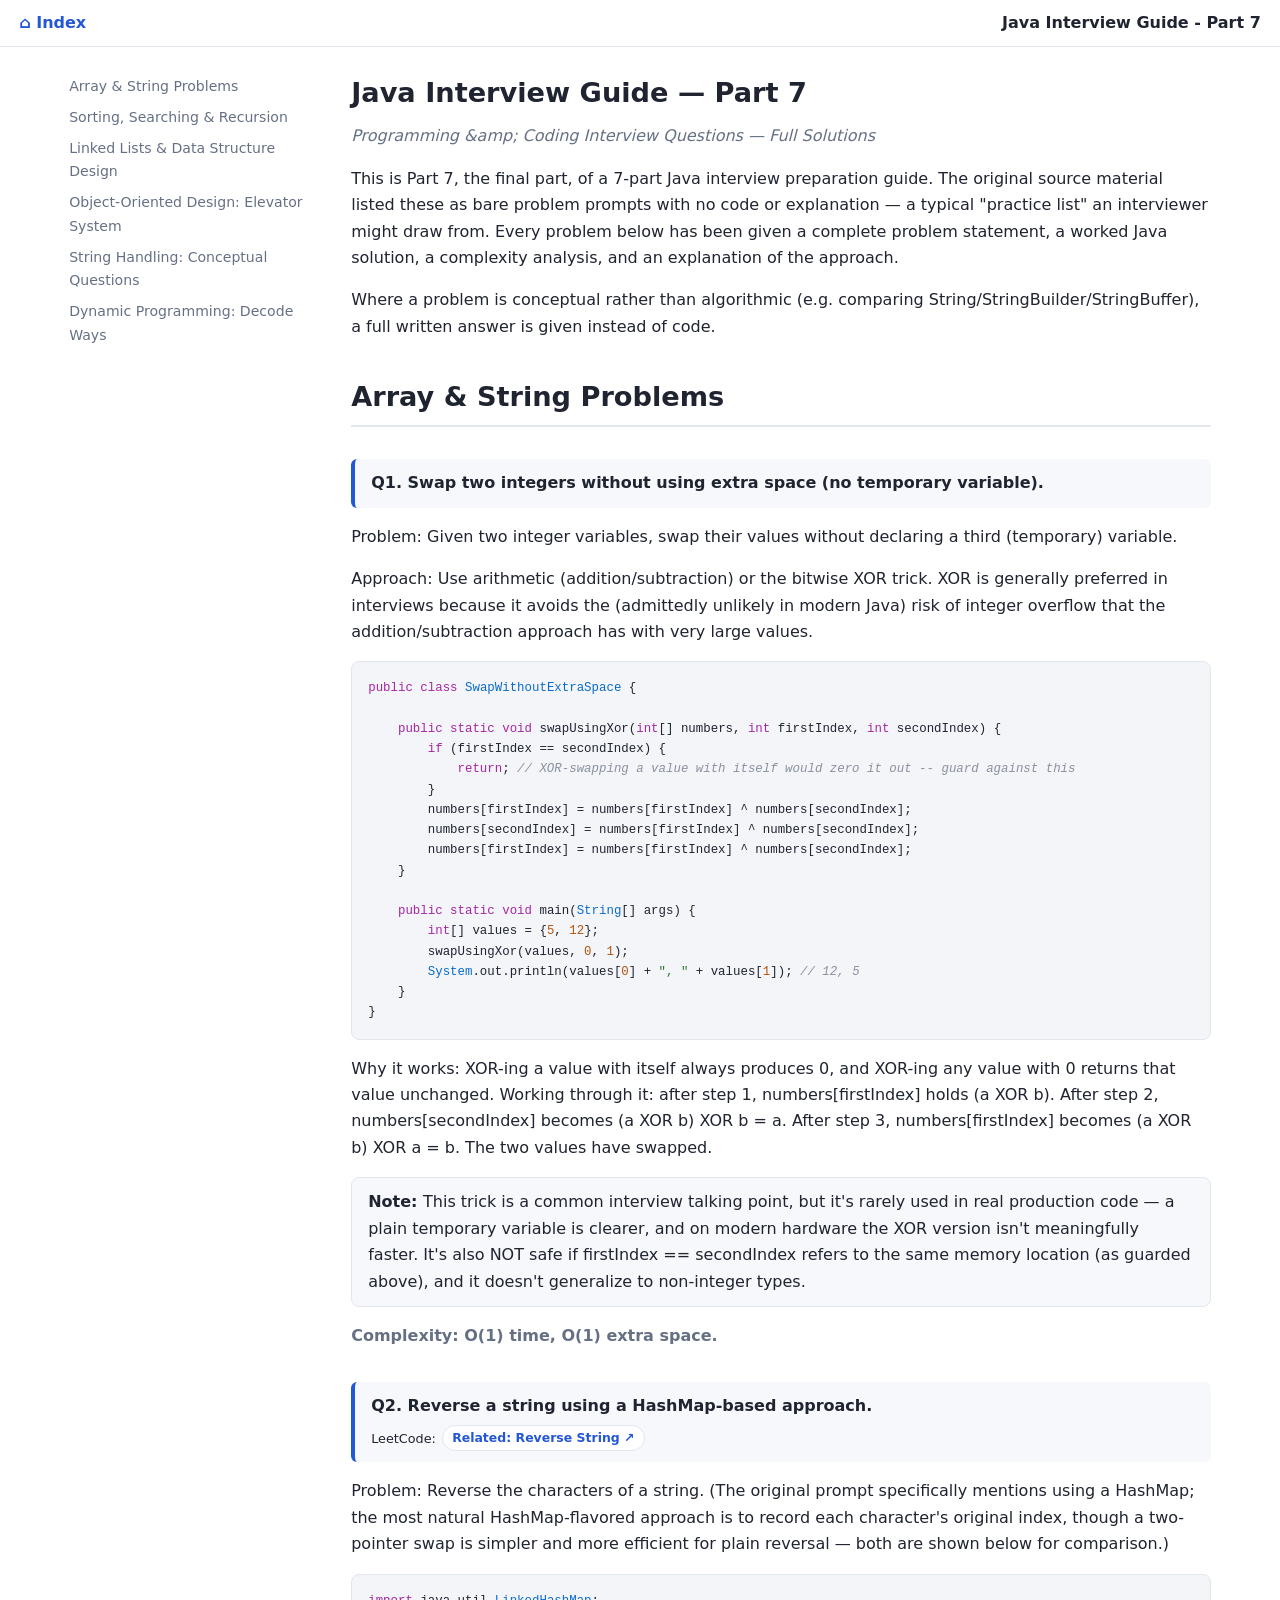
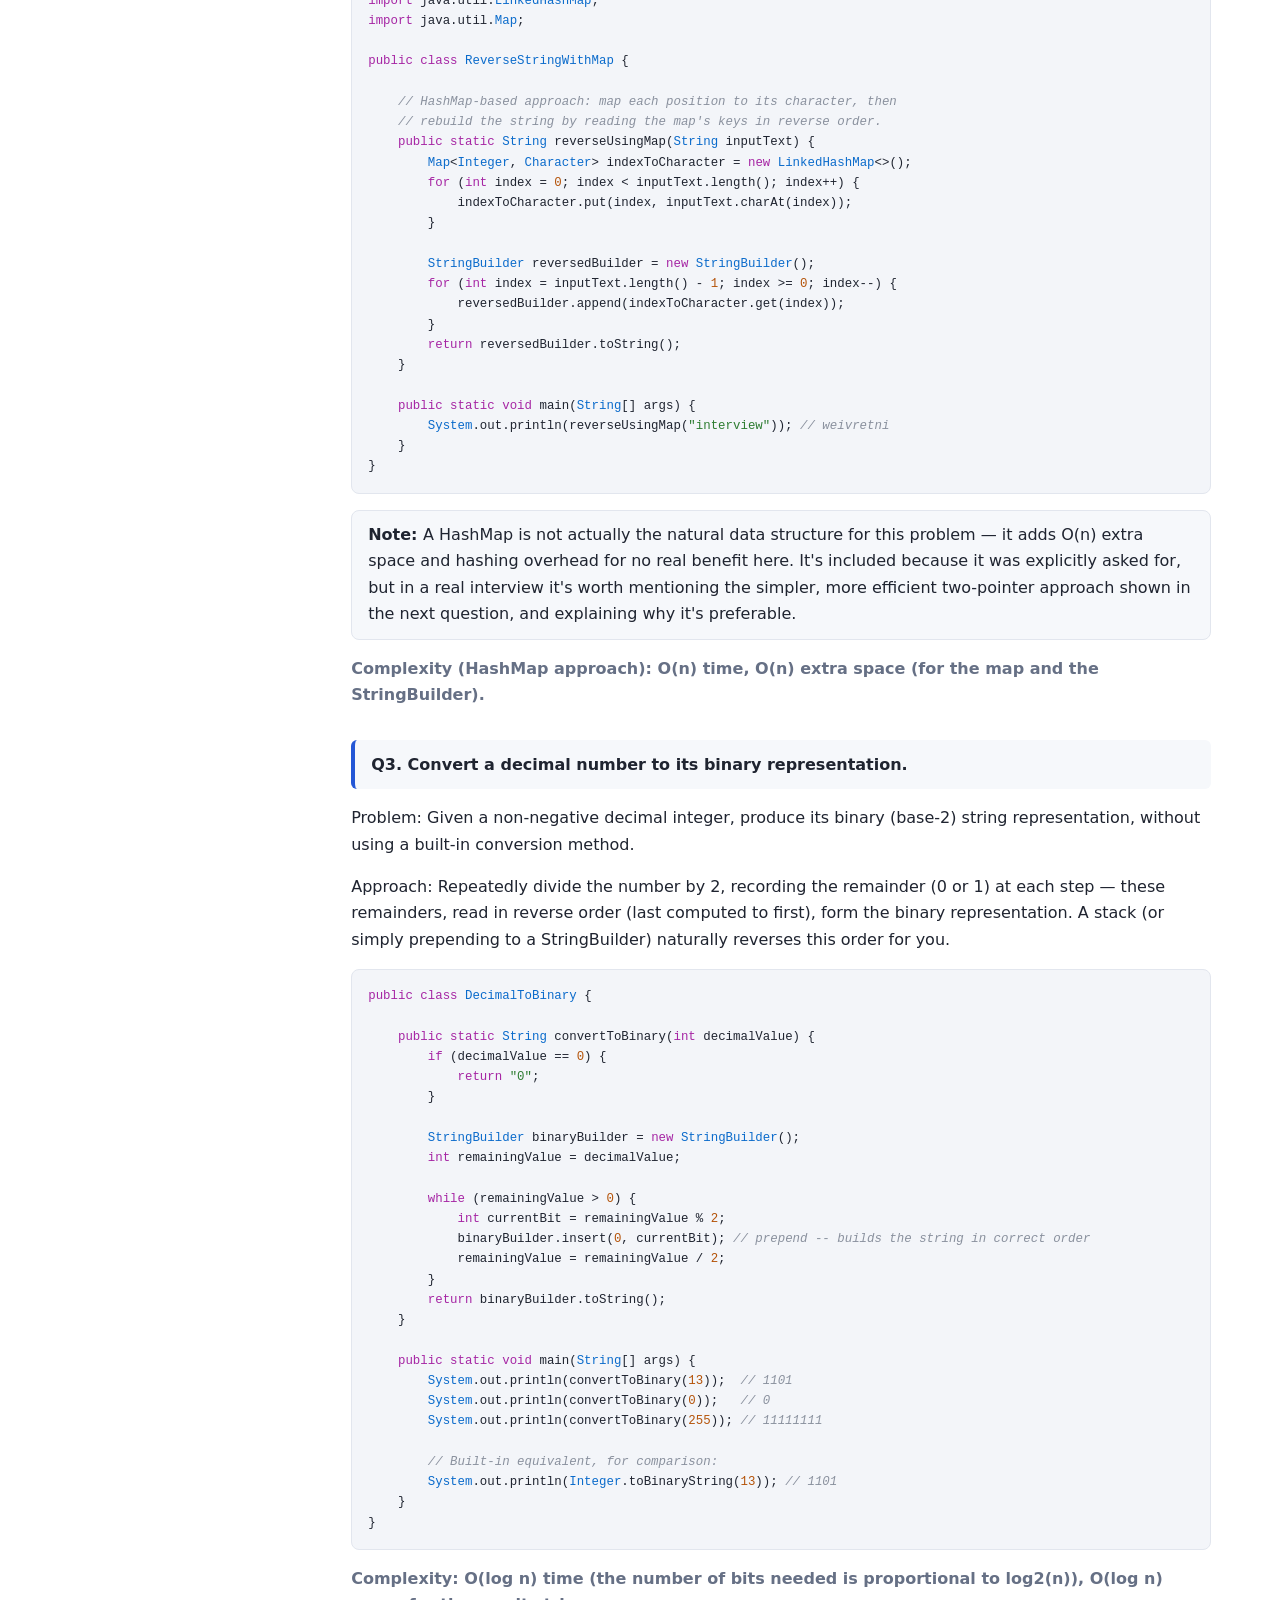
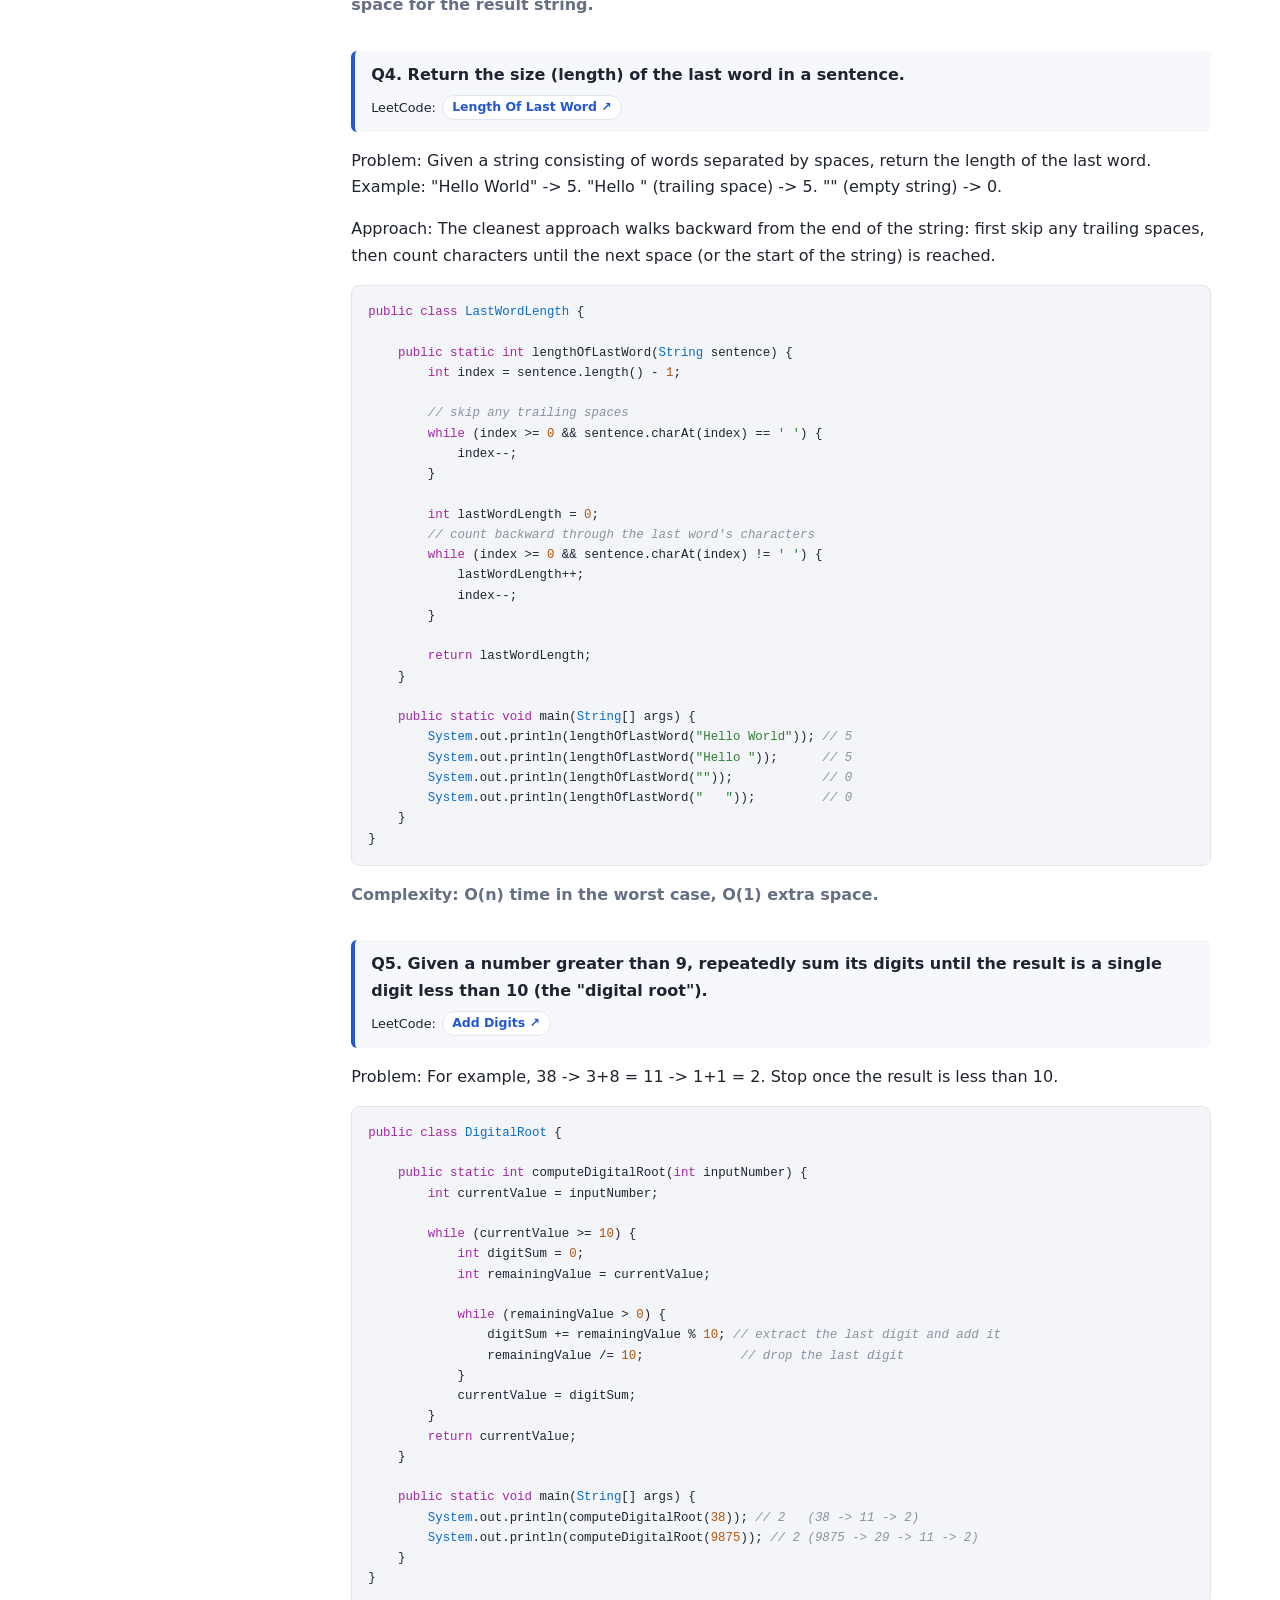
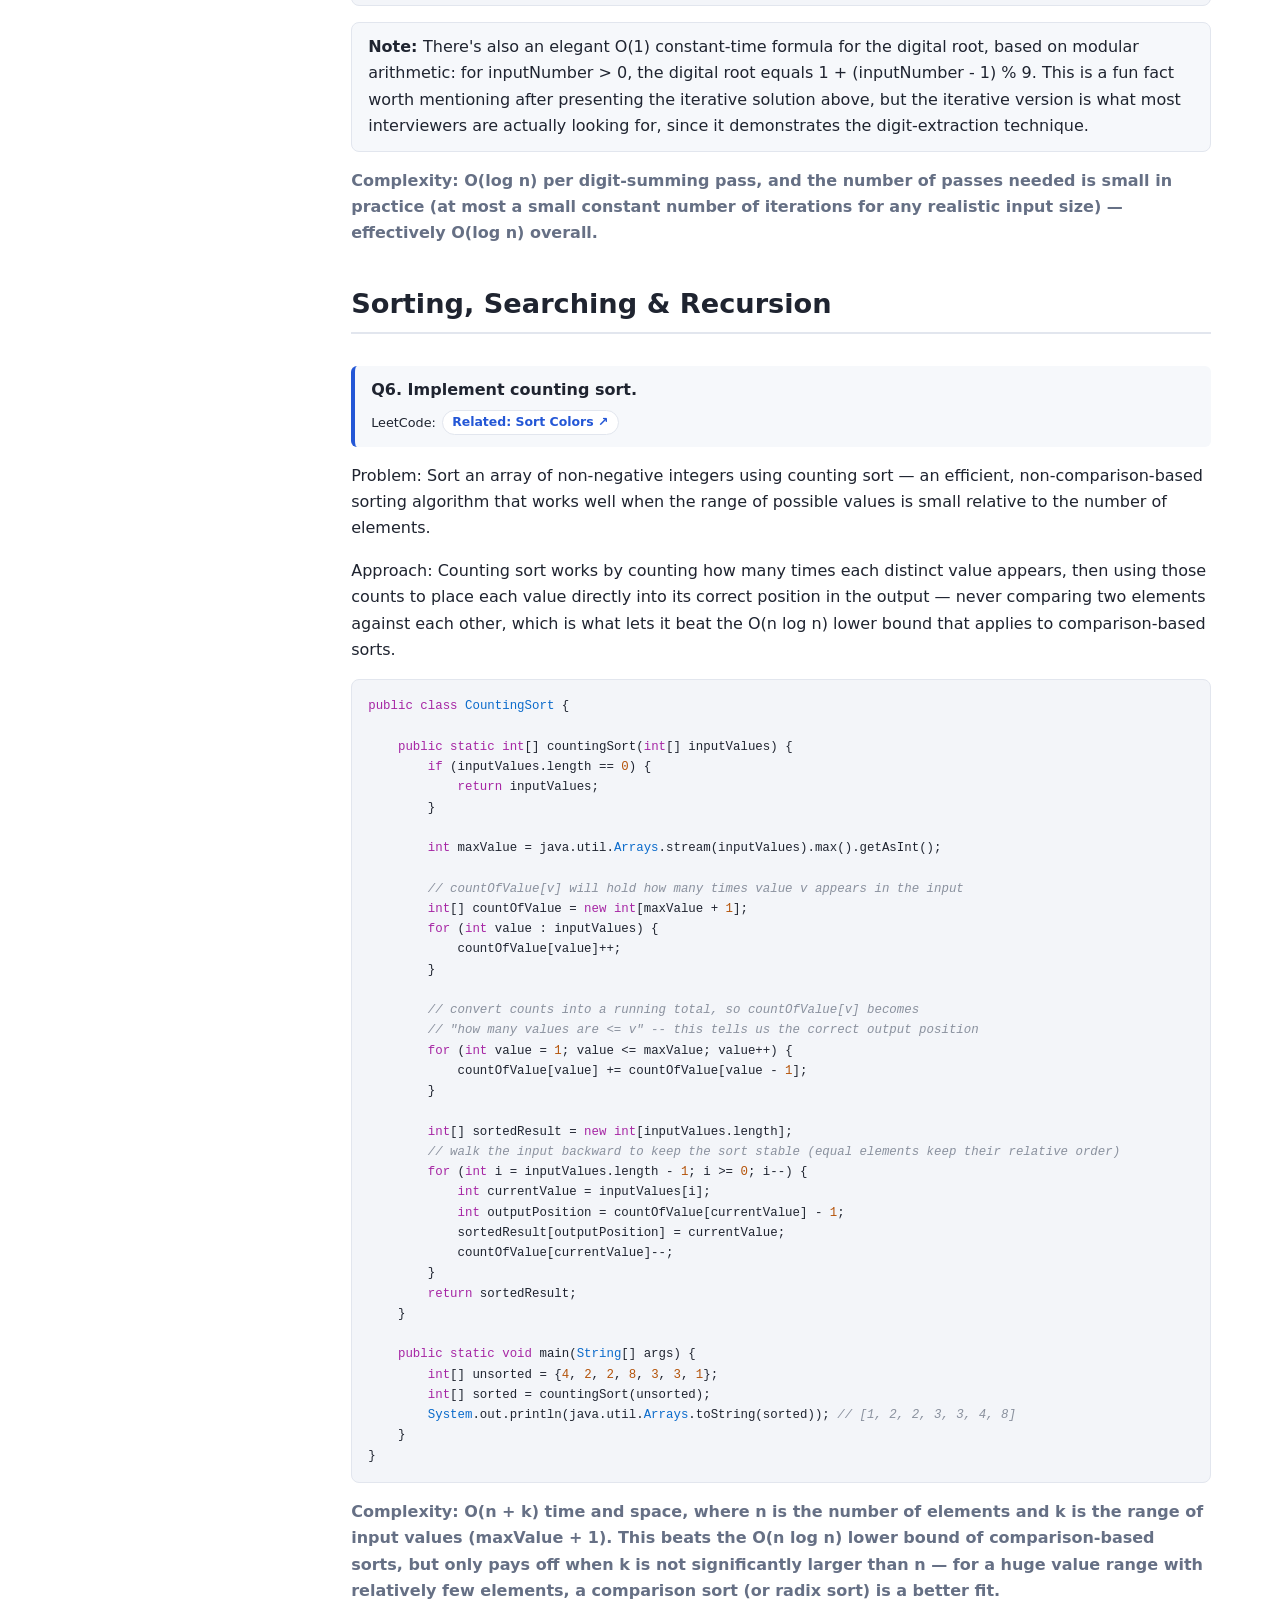
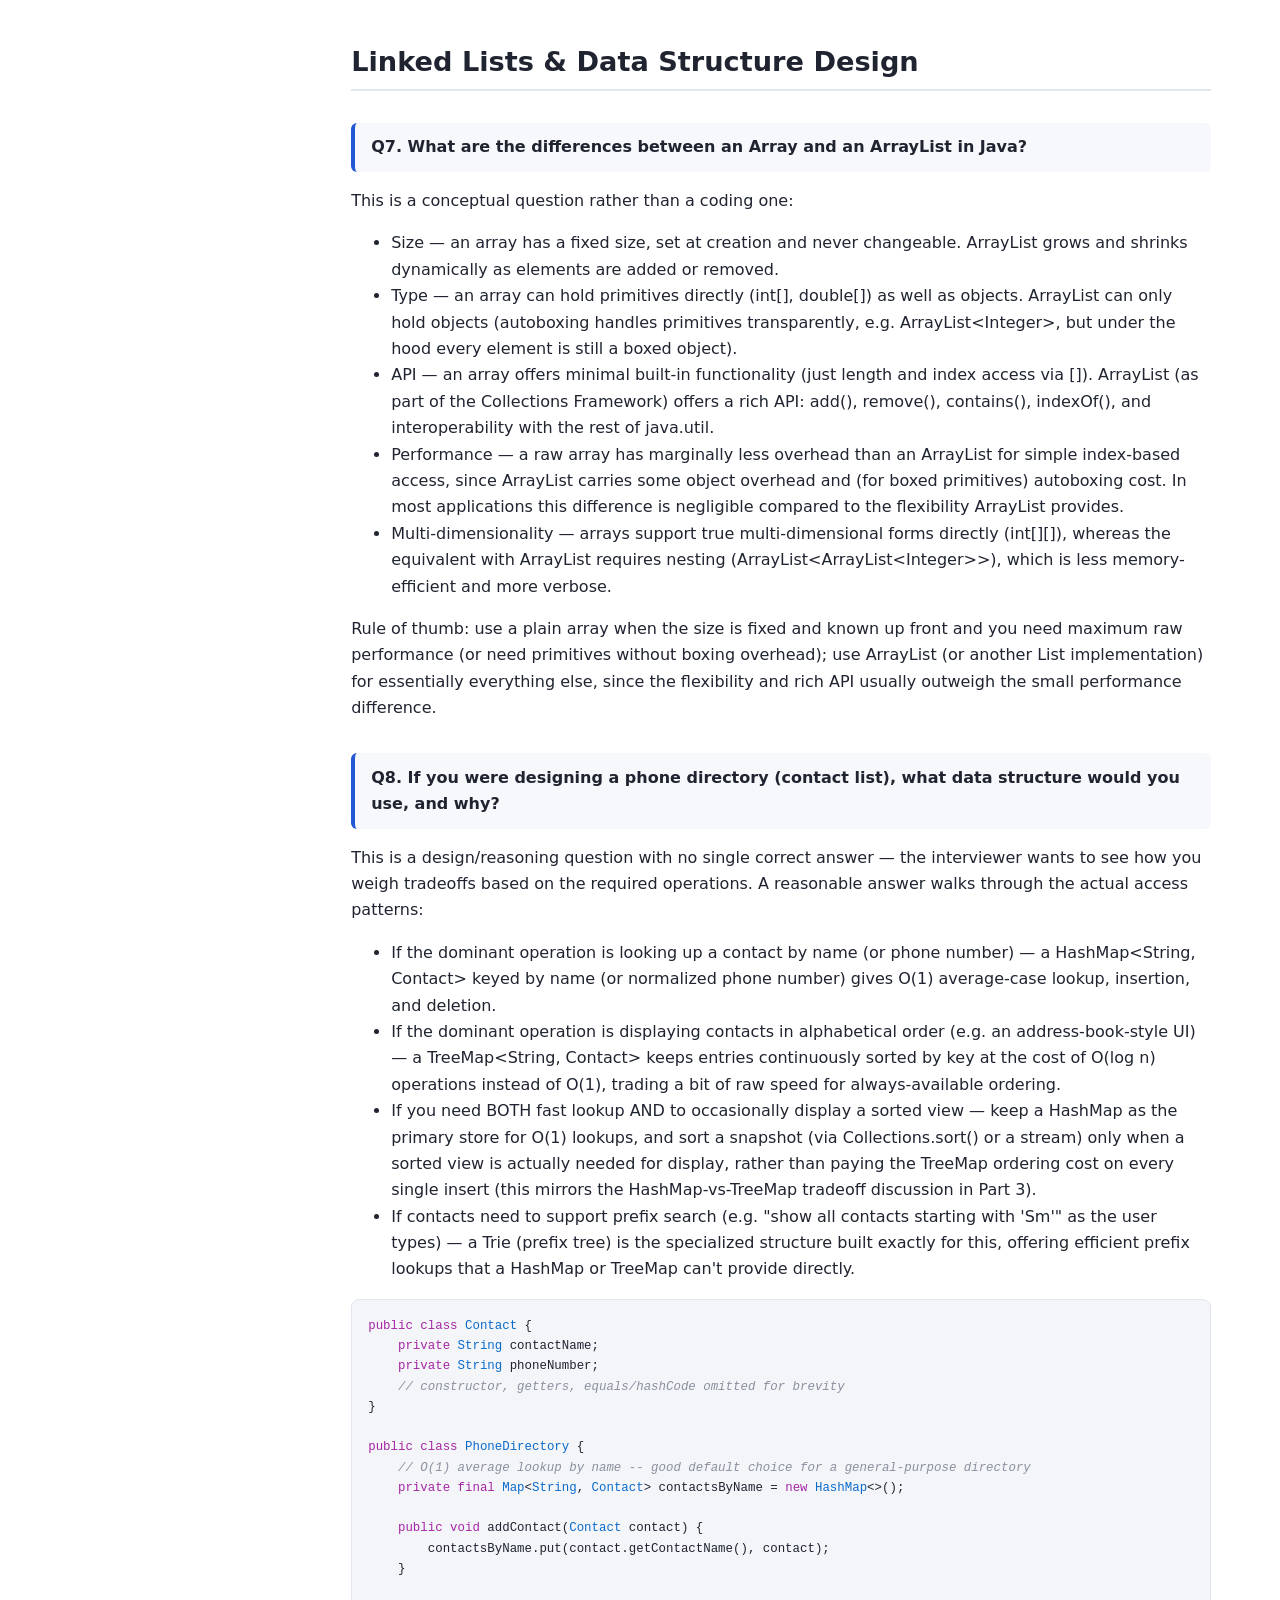
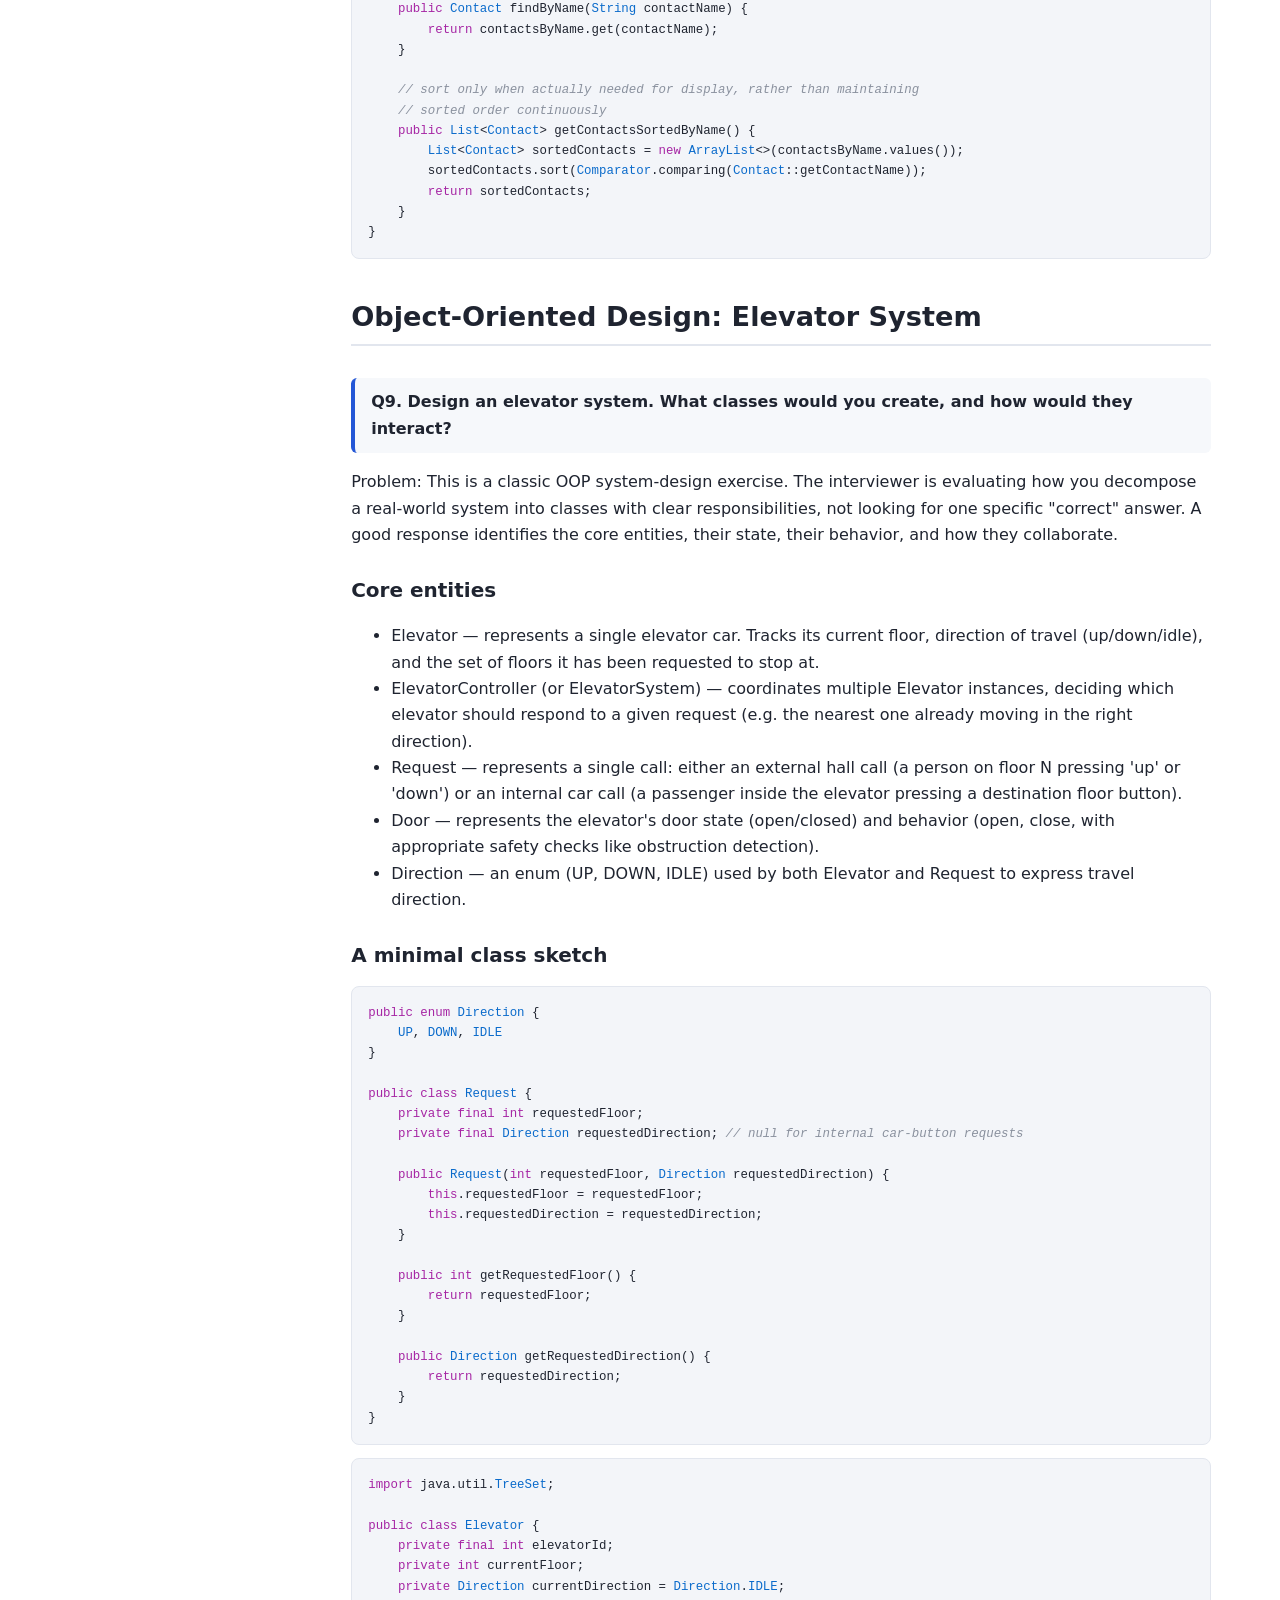
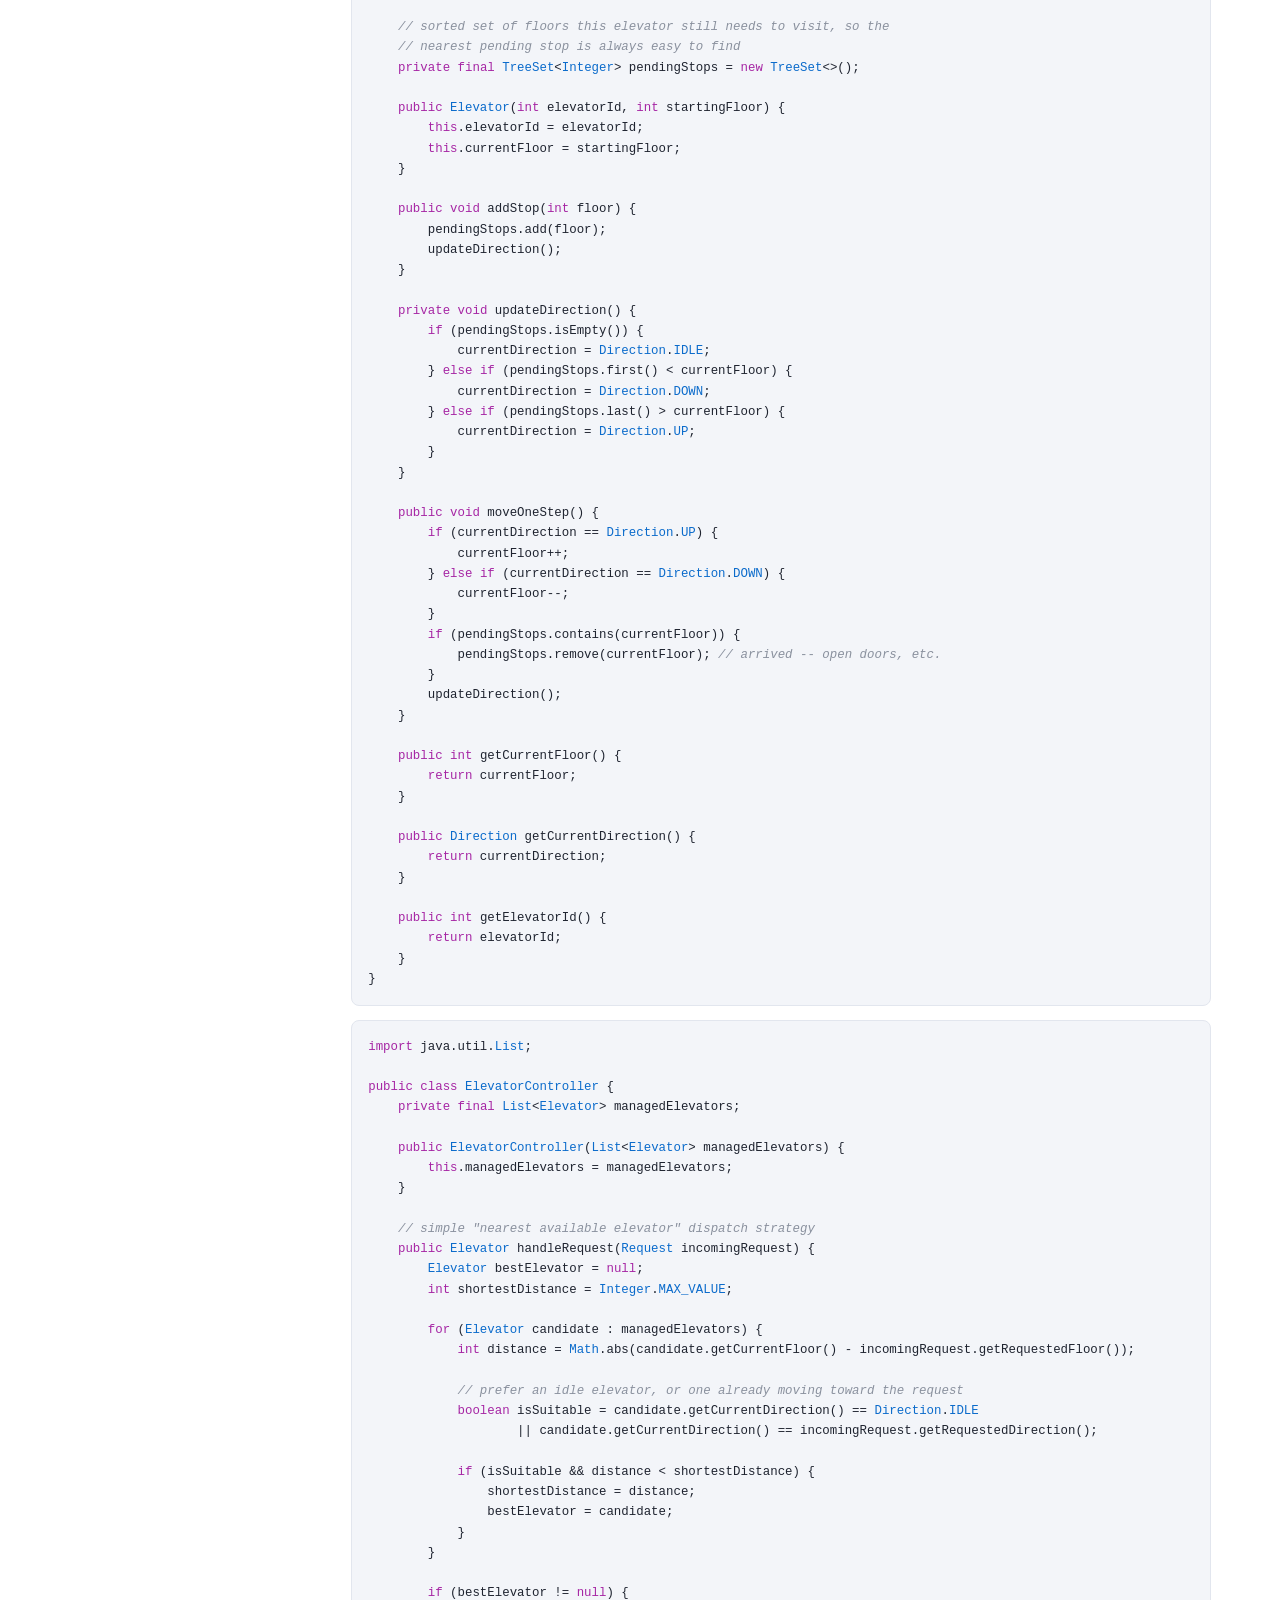
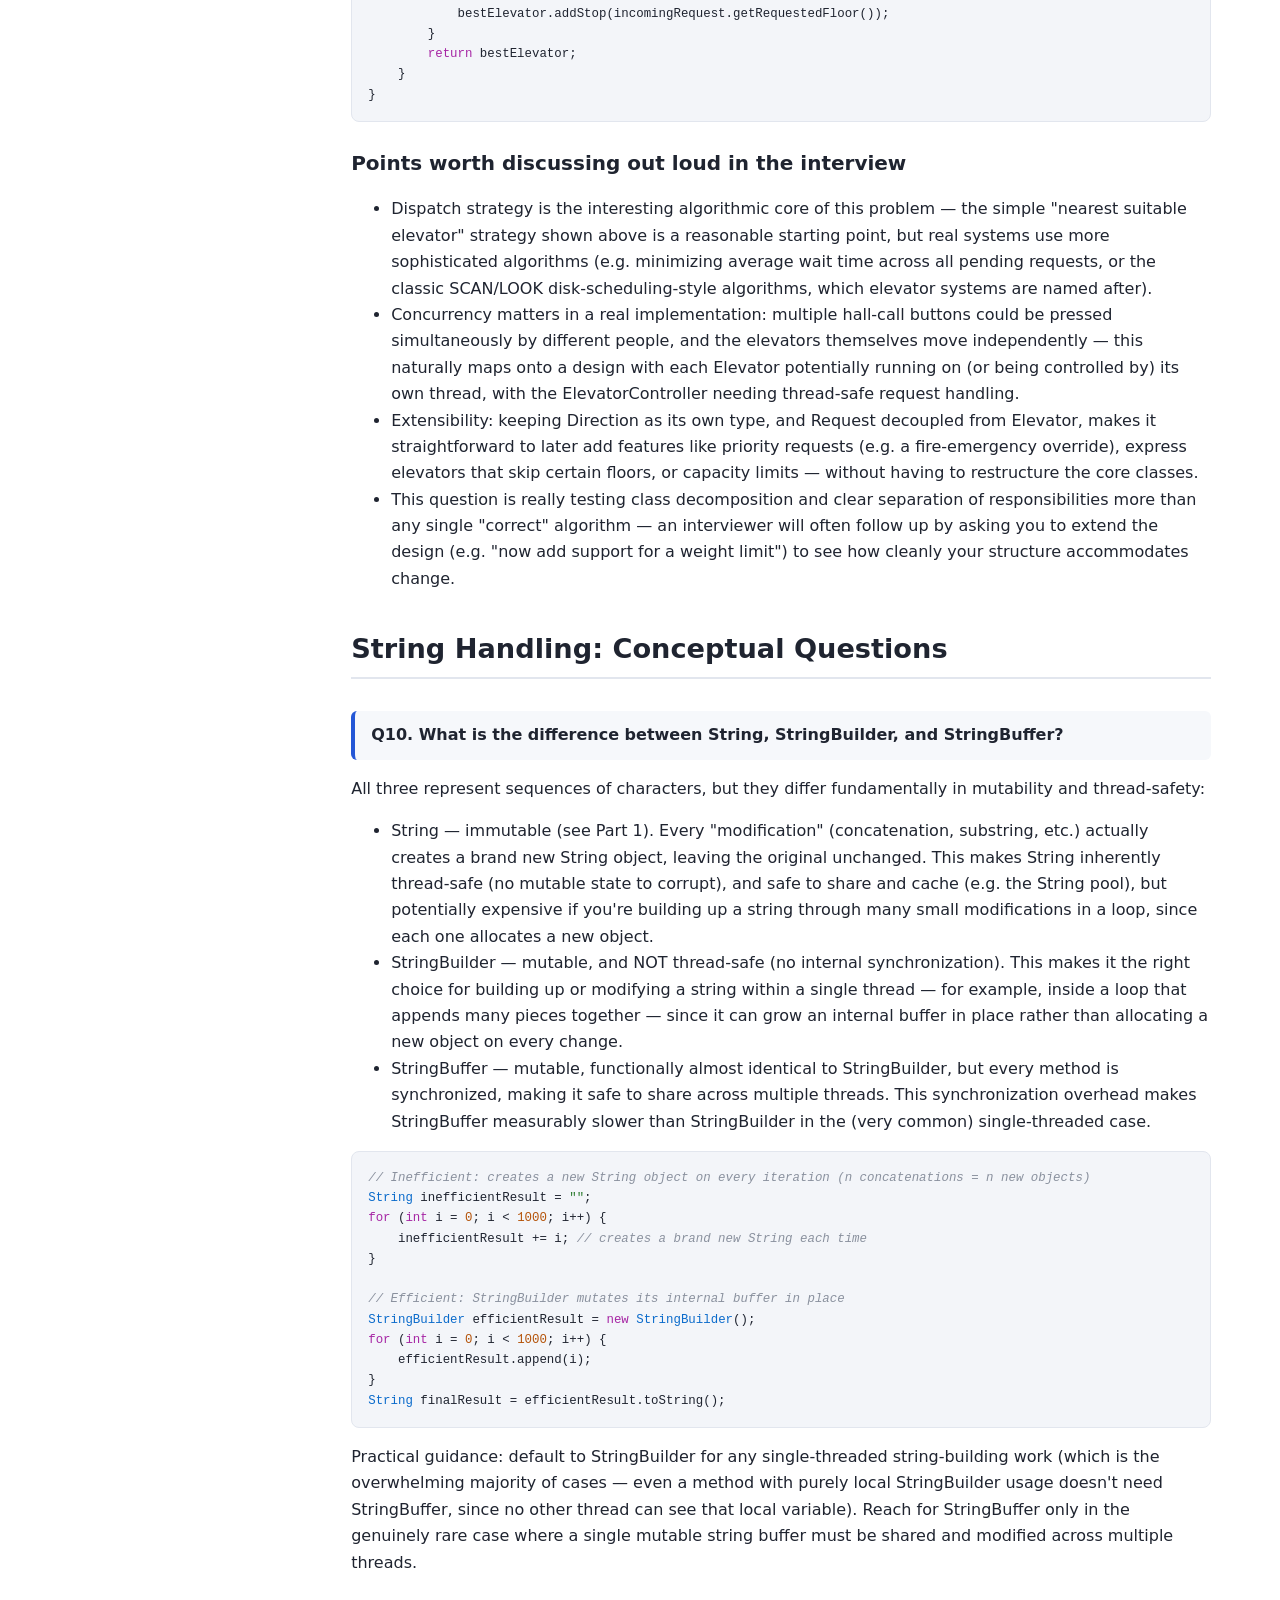
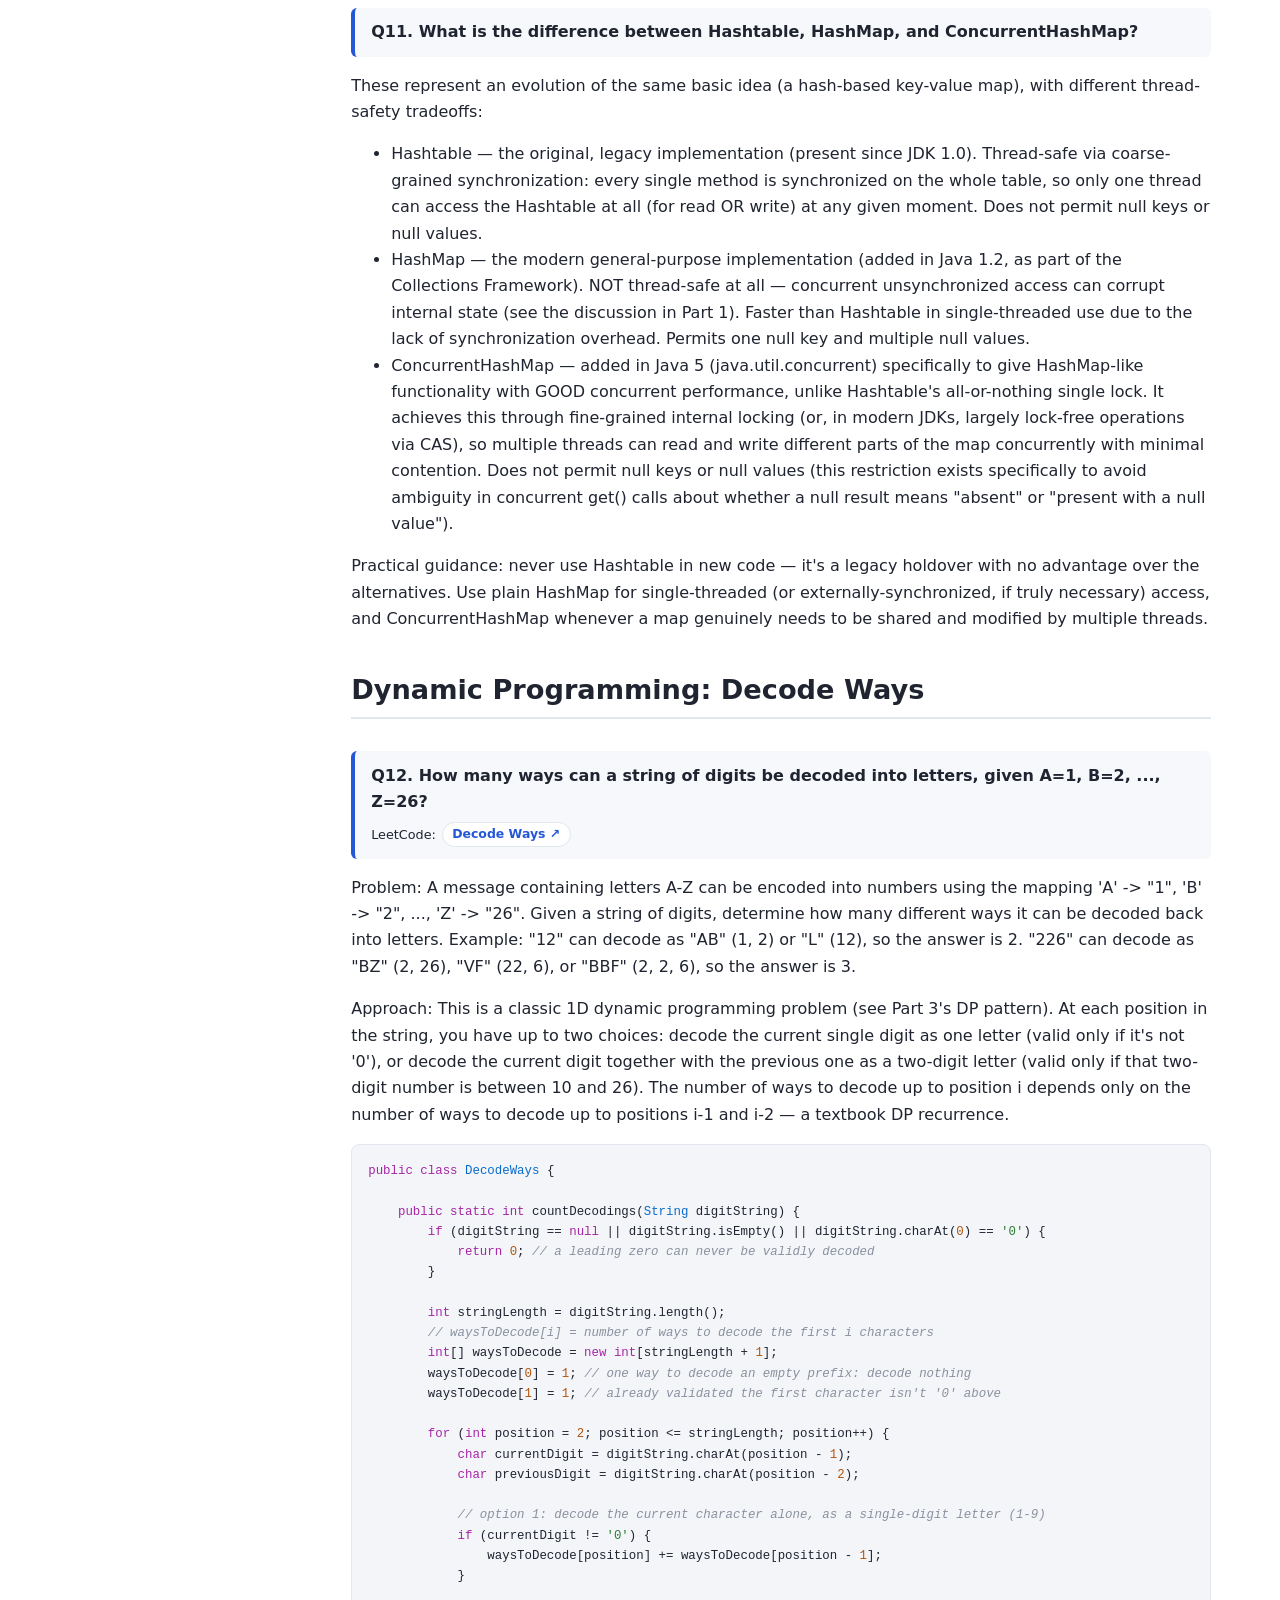
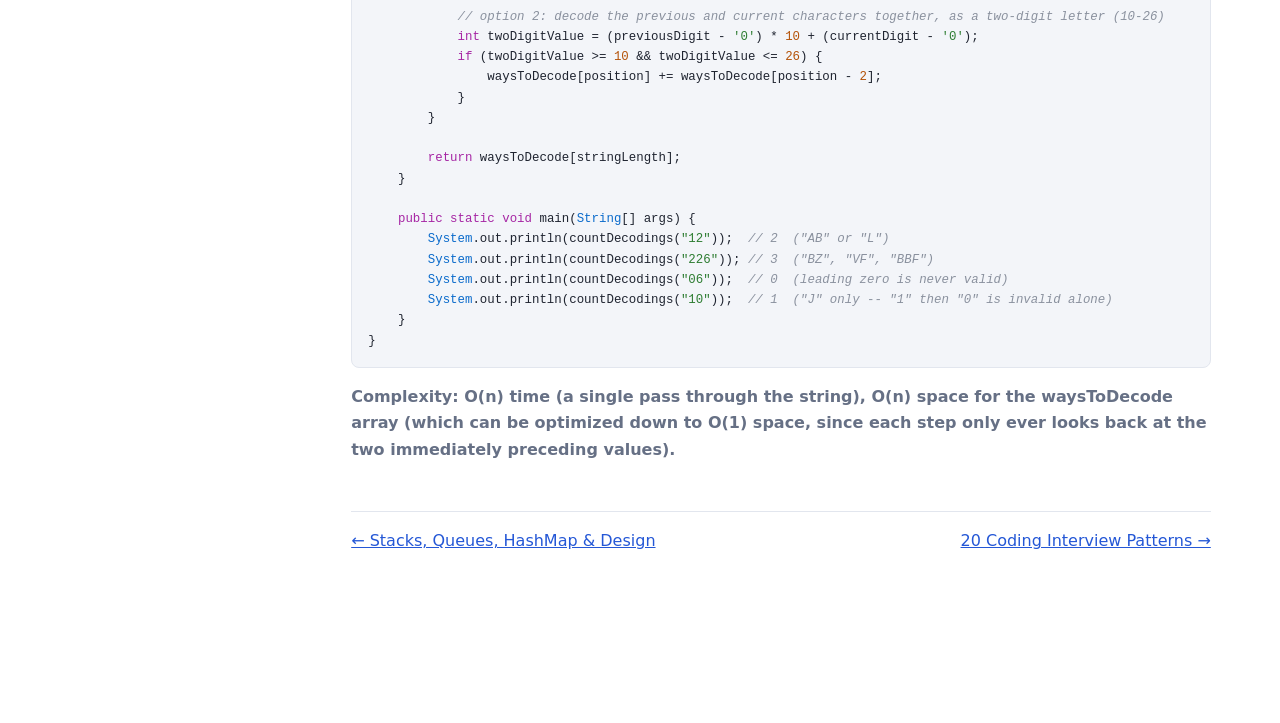
<file: pages/08-java-interview-guide-part7.html>
<!DOCTYPE html><html lang="en"><head><meta charset="utf-8"><meta name="viewport" content="width=device-width,initial-scale=1"><title>Java Interview Guide - Part 7</title><link rel="stylesheet" href="../assets/style.css"></head><body>
<header class="top"><a href="../index.html">&#8962; Index</a><span class="sp"></span><strong>Java Interview Guide - Part 7</strong></header>
<div class="layout"><nav class="toc"><a href="#array-string-problems-0">Array &amp; String Problems</a><a href="#sorting-searching-recursion-1">Sorting, Searching &amp; Recursion</a><a href="#linked-lists-data-structure-design-2">Linked Lists &amp; Data Structure Design</a><a href="#object-oriented-design-elevator-system-3">Object-Oriented Design: Elevator System</a><a href="#string-handling-conceptual-questions-4">String Handling: Conceptual Questions</a><a href="#dynamic-programming-decode-ways-5">Dynamic Programming: Decode Ways</a></nav><main><h1 class="title">Java Interview Guide — Part 7</h1><p class="sub">Programming &amp;amp; Coding Interview Questions — Full Solutions</p><p>This is Part 7, the final part, of a 7-part Java interview preparation guide. The original source material listed these as bare problem prompts with no code or explanation — a typical &quot;practice list&quot; an interviewer might draw from. Every problem below has been given a complete problem statement, a worked Java solution, a complexity analysis, and an explanation of the approach.</p>
<p>Where a problem is conceptual rather than algorithmic (e.g. comparing String/StringBuilder/StringBuffer), a full written answer is given instead of code.</p>
<h1 id="array-string-problems-0">Array &amp; String Problems</h1>
<p class="question"><strong>Q1. Swap two integers without using extra space (no temporary variable).</strong></p>
<p>Problem: Given two integer variables, swap their values without declaring a third (temporary) variable.</p>
<p>Approach: Use arithmetic (addition/subtraction) or the bitwise XOR trick. XOR is generally preferred in interviews because it avoids the (admittedly unlikely in modern Java) risk of integer overflow that the addition/subtraction approach has with very large values.</p>
<pre><code><span class="k">public</span> <span class="k">class</span> <span class="t">SwapWithoutExtraSpace</span> {
 
    <span class="k">public</span> <span class="k">static</span> <span class="k">void</span> swapUsingXor(<span class="k">int</span>[] numbers, <span class="k">int</span> firstIndex, <span class="k">int</span> secondIndex) {
        <span class="k">if</span> (firstIndex == secondIndex) {
            <span class="k">return</span>; <span class="c">// XOR-swapping a value with itself would zero it out -- guard against this</span>
        }
        numbers[firstIndex] = numbers[firstIndex] ^ numbers[secondIndex];
        numbers[secondIndex] = numbers[firstIndex] ^ numbers[secondIndex];
        numbers[firstIndex] = numbers[firstIndex] ^ numbers[secondIndex];
    }
 
    <span class="k">public</span> <span class="k">static</span> <span class="k">void</span> main(<span class="t">String</span>[] args) {
        <span class="k">int</span>[] values = {<span class="n">5</span>, <span class="n">12</span>};
        swapUsingXor(values, <span class="n">0</span>, <span class="n">1</span>);
        <span class="t">System</span>.out.println(values[<span class="n">0</span>] + <span class="s">&quot;, &quot;</span> + values[<span class="n">1</span>]); <span class="c">// 12, 5</span>
    }
}</code></pre>
<p>Why it works: XOR-ing a value with itself always produces 0, and XOR-ing any value with 0 returns that value unchanged. Working through it: after step 1, numbers[firstIndex] holds (a XOR b). After step 2, numbers[secondIndex] becomes (a XOR b) XOR b = a. After step 3, numbers[firstIndex] becomes (a XOR b) XOR a = b. The two values have swapped.</p>
<div class="callout"><strong>Note: </strong>This trick is a common interview talking point, but it&#x27;s rarely used in real production code — a plain temporary variable is clearer, and on modern hardware the XOR version isn&#x27;t meaningfully faster. It&#x27;s also NOT safe if firstIndex == secondIndex refers to the same memory location (as guarded above), and it doesn&#x27;t generalize to non-integer types.</div>
<p class="complexity"><strong>Complexity: O(1) time, O(1) extra space.</strong></p>
<p class="question"><strong>Q2. Reverse a string using a HashMap-based approach.</strong><br><span class="lcbar">LeetCode: <a class="lc" href="https://leetcode.com/problems/reverse-string/" target="_blank" rel="noopener">Related: Reverse String &#8599;</a></span></p>
<p>Problem: Reverse the characters of a string. (The original prompt specifically mentions using a HashMap; the most natural HashMap-flavored approach is to record each character&#x27;s original index, though a two-pointer swap is simpler and more efficient for plain reversal — both are shown below for comparison.)</p>
<pre><code><span class="k">import</span> java.util.<span class="t">LinkedHashMap</span>;
<span class="k">import</span> java.util.<span class="t">Map</span>;
 
<span class="k">public</span> <span class="k">class</span> <span class="t">ReverseStringWithMap</span> {
 
    <span class="c">// HashMap-based approach: map each position to its character, then</span>
    <span class="c">// rebuild the string by reading the map&#x27;s keys in reverse order.</span>
    <span class="k">public</span> <span class="k">static</span> <span class="t">String</span> reverseUsingMap(<span class="t">String</span> inputText) {
        <span class="t">Map</span>&lt;<span class="t">Integer</span>, <span class="t">Character</span>&gt; indexToCharacter = <span class="k">new</span> <span class="t">LinkedHashMap</span>&lt;&gt;();
        <span class="k">for</span> (<span class="k">int</span> index = <span class="n">0</span>; index &lt; inputText.length(); index++) {
            indexToCharacter.put(index, inputText.charAt(index));
        }
 
        <span class="t">StringBuilder</span> reversedBuilder = <span class="k">new</span> <span class="t">StringBuilder</span>();
        <span class="k">for</span> (<span class="k">int</span> index = inputText.length() - <span class="n">1</span>; index &gt;= <span class="n">0</span>; index--) {
            reversedBuilder.append(indexToCharacter.get(index));
        }
        <span class="k">return</span> reversedBuilder.toString();
    }
 
    <span class="k">public</span> <span class="k">static</span> <span class="k">void</span> main(<span class="t">String</span>[] args) {
        <span class="t">System</span>.out.println(reverseUsingMap(<span class="s">&quot;interview&quot;</span>)); <span class="c">// weivretni</span>
    }
}</code></pre>
<div class="callout"><strong>Note: </strong>A HashMap is not actually the natural data structure for this problem — it adds O(n) extra space and hashing overhead for no real benefit here. It&#x27;s included because it was explicitly asked for, but in a real interview it&#x27;s worth mentioning the simpler, more efficient two-pointer approach shown in the next question, and explaining why it&#x27;s preferable.</div>
<p class="complexity"><strong>Complexity (HashMap approach): O(n) time, O(n) extra space (for the map and the StringBuilder).</strong></p>
<p class="question"><strong>Q3. Convert a decimal number to its binary representation.</strong></p>
<p>Problem: Given a non-negative decimal integer, produce its binary (base-2) string representation, without using a built-in conversion method.</p>
<p>Approach: Repeatedly divide the number by 2, recording the remainder (0 or 1) at each step — these remainders, read in reverse order (last computed to first), form the binary representation. A stack (or simply prepending to a StringBuilder) naturally reverses this order for you.</p>
<pre><code><span class="k">public</span> <span class="k">class</span> <span class="t">DecimalToBinary</span> {
 
    <span class="k">public</span> <span class="k">static</span> <span class="t">String</span> convertToBinary(<span class="k">int</span> decimalValue) {
        <span class="k">if</span> (decimalValue == <span class="n">0</span>) {
            <span class="k">return</span> <span class="s">&quot;0&quot;</span>;
        }
 
        <span class="t">StringBuilder</span> binaryBuilder = <span class="k">new</span> <span class="t">StringBuilder</span>();
        <span class="k">int</span> remainingValue = decimalValue;
 
        <span class="k">while</span> (remainingValue &gt; <span class="n">0</span>) {
            <span class="k">int</span> currentBit = remainingValue % <span class="n">2</span>;
            binaryBuilder.insert(<span class="n">0</span>, currentBit); <span class="c">// prepend -- builds the string in correct order</span>
            remainingValue = remainingValue / <span class="n">2</span>;
        }
        <span class="k">return</span> binaryBuilder.toString();
    }
 
    <span class="k">public</span> <span class="k">static</span> <span class="k">void</span> main(<span class="t">String</span>[] args) {
        <span class="t">System</span>.out.println(convertToBinary(<span class="n">13</span>));  <span class="c">// 1101</span>
        <span class="t">System</span>.out.println(convertToBinary(<span class="n">0</span>));   <span class="c">// 0</span>
        <span class="t">System</span>.out.println(convertToBinary(<span class="n">255</span>)); <span class="c">// 11111111</span>
 
        <span class="c">// Built-in equivalent, for comparison:</span>
        <span class="t">System</span>.out.println(<span class="t">Integer</span>.toBinaryString(<span class="n">13</span>)); <span class="c">// 1101</span>
    }
}</code></pre>
<p class="complexity"><strong>Complexity: O(log n) time (the number of bits needed is proportional to log2(n)), O(log n) space for the result string.</strong></p>
<p class="question"><strong>Q4. Return the size (length) of the last word in a sentence.</strong><br><span class="lcbar">LeetCode: <a class="lc" href="https://leetcode.com/problems/length-of-last-word/" target="_blank" rel="noopener">Length Of Last Word &#8599;</a></span></p>
<p>Problem: Given a string consisting of words separated by spaces, return the length of the last word. Example: &quot;Hello World&quot; -&gt; 5. &quot;Hello &quot; (trailing space) -&gt; 5. &quot;&quot; (empty string) -&gt; 0.</p>
<p>Approach: The cleanest approach walks backward from the end of the string: first skip any trailing spaces, then count characters until the next space (or the start of the string) is reached.</p>
<pre><code><span class="k">public</span> <span class="k">class</span> <span class="t">LastWordLength</span> {
 
    <span class="k">public</span> <span class="k">static</span> <span class="k">int</span> lengthOfLastWord(<span class="t">String</span> sentence) {
        <span class="k">int</span> index = sentence.length() - <span class="n">1</span>;
 
        <span class="c">// skip any trailing spaces</span>
        <span class="k">while</span> (index &gt;= <span class="n">0</span> &amp;&amp; sentence.charAt(index) == <span class="s">&#x27; &#x27;</span>) {
            index--;
        }
 
        <span class="k">int</span> lastWordLength = <span class="n">0</span>;
        <span class="c">// count backward through the last word&#x27;s characters</span>
        <span class="k">while</span> (index &gt;= <span class="n">0</span> &amp;&amp; sentence.charAt(index) != <span class="s">&#x27; &#x27;</span>) {
            lastWordLength++;
            index--;
        }
 
        <span class="k">return</span> lastWordLength;
    }
 
    <span class="k">public</span> <span class="k">static</span> <span class="k">void</span> main(<span class="t">String</span>[] args) {
        <span class="t">System</span>.out.println(lengthOfLastWord(<span class="s">&quot;Hello World&quot;</span>)); <span class="c">// 5</span>
        <span class="t">System</span>.out.println(lengthOfLastWord(<span class="s">&quot;Hello &quot;</span>));      <span class="c">// 5</span>
        <span class="t">System</span>.out.println(lengthOfLastWord(<span class="s">&quot;&quot;</span>));            <span class="c">// 0</span>
        <span class="t">System</span>.out.println(lengthOfLastWord(<span class="s">&quot;   &quot;</span>));         <span class="c">// 0</span>
    }
}</code></pre>
<p class="complexity"><strong>Complexity: O(n) time in the worst case, O(1) extra space.</strong></p>
<p class="question"><strong>Q5. Given a number greater than 9, repeatedly sum its digits until the result is a single digit less than 10 (the &quot;digital root&quot;).</strong><br><span class="lcbar">LeetCode: <a class="lc" href="https://leetcode.com/problems/add-digits/" target="_blank" rel="noopener">Add Digits &#8599;</a></span></p>
<p>Problem: For example, 38 -&gt; 3+8 = 11 -&gt; 1+1 = 2. Stop once the result is less than 10.</p>
<pre><code><span class="k">public</span> <span class="k">class</span> <span class="t">DigitalRoot</span> {
 
    <span class="k">public</span> <span class="k">static</span> <span class="k">int</span> computeDigitalRoot(<span class="k">int</span> inputNumber) {
        <span class="k">int</span> currentValue = inputNumber;
 
        <span class="k">while</span> (currentValue &gt;= <span class="n">10</span>) {
            <span class="k">int</span> digitSum = <span class="n">0</span>;
            <span class="k">int</span> remainingValue = currentValue;
 
            <span class="k">while</span> (remainingValue &gt; <span class="n">0</span>) {
                digitSum += remainingValue % <span class="n">10</span>; <span class="c">// extract the last digit and add it</span>
                remainingValue /= <span class="n">10</span>;             <span class="c">// drop the last digit</span>
            }
            currentValue = digitSum;
        }
        <span class="k">return</span> currentValue;
    }
 
    <span class="k">public</span> <span class="k">static</span> <span class="k">void</span> main(<span class="t">String</span>[] args) {
        <span class="t">System</span>.out.println(computeDigitalRoot(<span class="n">38</span>)); <span class="c">// 2   (38 -&gt; 11 -&gt; 2)</span>
        <span class="t">System</span>.out.println(computeDigitalRoot(<span class="n">9875</span>)); <span class="c">// 2 (9875 -&gt; 29 -&gt; 11 -&gt; 2)</span>
    }
}</code></pre>
<div class="callout"><strong>Note: </strong>There&#x27;s also an elegant O(1) constant-time formula for the digital root, based on modular arithmetic: for inputNumber &gt; 0, the digital root equals 1 + (inputNumber - 1) % 9. This is a fun fact worth mentioning after presenting the iterative solution above, but the iterative version is what most interviewers are actually looking for, since it demonstrates the digit-extraction technique.</div>
<p class="complexity"><strong>Complexity: O(log n) per digit-summing pass, and the number of passes needed is small in practice (at most a small constant number of iterations for any realistic input size) — effectively O(log n) overall.</strong></p>
<h1 id="sorting-searching-recursion-1">Sorting, Searching &amp; Recursion</h1>
<p class="question"><strong>Q6. Implement counting sort.</strong><br><span class="lcbar">LeetCode: <a class="lc" href="https://leetcode.com/problems/sort-colors/" target="_blank" rel="noopener">Related: Sort Colors &#8599;</a></span></p>
<p>Problem: Sort an array of non-negative integers using counting sort — an efficient, non-comparison-based sorting algorithm that works well when the range of possible values is small relative to the number of elements.</p>
<p>Approach: Counting sort works by counting how many times each distinct value appears, then using those counts to place each value directly into its correct position in the output — never comparing two elements against each other, which is what lets it beat the O(n log n) lower bound that applies to comparison-based sorts.</p>
<pre><code><span class="k">public</span> <span class="k">class</span> <span class="t">CountingSort</span> {
 
    <span class="k">public</span> <span class="k">static</span> <span class="k">int</span>[] countingSort(<span class="k">int</span>[] inputValues) {
        <span class="k">if</span> (inputValues.length == <span class="n">0</span>) {
            <span class="k">return</span> inputValues;
        }
 
        <span class="k">int</span> maxValue = java.util.<span class="t">Arrays</span>.stream(inputValues).max().getAsInt();
 
        <span class="c">// countOfValue[v] will hold how many times value v appears in the input</span>
        <span class="k">int</span>[] countOfValue = <span class="k">new</span> <span class="k">int</span>[maxValue + <span class="n">1</span>];
        <span class="k">for</span> (<span class="k">int</span> value : inputValues) {
            countOfValue[value]++;
        }
 
        <span class="c">// convert counts into a running total, so countOfValue[v] becomes</span>
        <span class="c">// &quot;how many values are &lt;= v&quot; -- this tells us the correct output position</span>
        <span class="k">for</span> (<span class="k">int</span> value = <span class="n">1</span>; value &lt;= maxValue; value++) {
            countOfValue[value] += countOfValue[value - <span class="n">1</span>];
        }
 
        <span class="k">int</span>[] sortedResult = <span class="k">new</span> <span class="k">int</span>[inputValues.length];
        <span class="c">// walk the input backward to keep the sort stable (equal elements keep their relative order)</span>
        <span class="k">for</span> (<span class="k">int</span> i = inputValues.length - <span class="n">1</span>; i &gt;= <span class="n">0</span>; i--) {
            <span class="k">int</span> currentValue = inputValues[i];
            <span class="k">int</span> outputPosition = countOfValue[currentValue] - <span class="n">1</span>;
            sortedResult[outputPosition] = currentValue;
            countOfValue[currentValue]--;
        }
        <span class="k">return</span> sortedResult;
    }
 
    <span class="k">public</span> <span class="k">static</span> <span class="k">void</span> main(<span class="t">String</span>[] args) {
        <span class="k">int</span>[] unsorted = {<span class="n">4</span>, <span class="n">2</span>, <span class="n">2</span>, <span class="n">8</span>, <span class="n">3</span>, <span class="n">3</span>, <span class="n">1</span>};
        <span class="k">int</span>[] sorted = countingSort(unsorted);
        <span class="t">System</span>.out.println(java.util.<span class="t">Arrays</span>.toString(sorted)); <span class="c">// [1, 2, 2, 3, 3, 4, 8]</span>
    }
}</code></pre>
<p class="complexity"><strong>Complexity: O(n + k) time and space, where n is the number of elements and k is the range of input values (maxValue + 1). This beats the O(n log n) lower bound of comparison-based sorts, but only pays off when k is not significantly larger than n — for a huge value range with relatively few elements, a comparison sort (or radix sort) is a better fit.</strong></p>
<h1 id="linked-lists-data-structure-design-2">Linked Lists &amp; Data Structure Design</h1>
<p class="question"><strong>Q7. What are the differences between an Array and an ArrayList in Java?</strong></p>
<p>This is a conceptual question rather than a coding one:</p>
<ul><li>Size — an array has a fixed size, set at creation and never changeable. ArrayList grows and shrinks dynamically as elements are added or removed.</li><li>Type — an array can hold primitives directly (int[], double[]) as well as objects. ArrayList can only hold objects (autoboxing handles primitives transparently, e.g. ArrayList&lt;Integer&gt;, but under the hood every element is still a boxed object).</li><li>API — an array offers minimal built-in functionality (just length and index access via []). ArrayList (as part of the Collections Framework) offers a rich API: add(), remove(), contains(), indexOf(), and interoperability with the rest of java.util.</li><li>Performance — a raw array has marginally less overhead than an ArrayList for simple index-based access, since ArrayList carries some object overhead and (for boxed primitives) autoboxing cost. In most applications this difference is negligible compared to the flexibility ArrayList provides.</li><li>Multi-dimensionality — arrays support true multi-dimensional forms directly (int[][]), whereas the equivalent with ArrayList requires nesting (ArrayList&lt;ArrayList&lt;Integer&gt;&gt;), which is less memory-efficient and more verbose.</li></ul>
<p>Rule of thumb: use a plain array when the size is fixed and known up front and you need maximum raw performance (or need primitives without boxing overhead); use ArrayList (or another List implementation) for essentially everything else, since the flexibility and rich API usually outweigh the small performance difference.</p>
<p class="question"><strong>Q8. If you were designing a phone directory (contact list), what data structure would you use, and why?</strong></p>
<p>This is a design/reasoning question with no single correct answer — the interviewer wants to see how you weigh tradeoffs based on the required operations. A reasonable answer walks through the actual access patterns:</p>
<ul><li>If the dominant operation is looking up a contact by name (or phone number) — a HashMap&lt;String, Contact&gt; keyed by name (or normalized phone number) gives O(1) average-case lookup, insertion, and deletion.</li><li>If the dominant operation is displaying contacts in alphabetical order (e.g. an address-book-style UI) — a TreeMap&lt;String, Contact&gt; keeps entries continuously sorted by key at the cost of O(log n) operations instead of O(1), trading a bit of raw speed for always-available ordering.</li><li>If you need BOTH fast lookup AND to occasionally display a sorted view — keep a HashMap as the primary store for O(1) lookups, and sort a snapshot (via Collections.sort() or a stream) only when a sorted view is actually needed for display, rather than paying the TreeMap ordering cost on every single insert (this mirrors the HashMap-vs-TreeMap tradeoff discussion in Part 3).</li><li>If contacts need to support prefix search (e.g. &quot;show all contacts starting with &#x27;Sm&#x27;&quot; as the user types) — a Trie (prefix tree) is the specialized structure built exactly for this, offering efficient prefix lookups that a HashMap or TreeMap can&#x27;t provide directly.</li></ul>
<pre><code><span class="k">public</span> <span class="k">class</span> <span class="t">Contact</span> {
    <span class="k">private</span> <span class="t">String</span> contactName;
    <span class="k">private</span> <span class="t">String</span> phoneNumber;
    <span class="c">// constructor, getters, equals/hashCode omitted for brevity</span>
}
 
<span class="k">public</span> <span class="k">class</span> <span class="t">PhoneDirectory</span> {
    <span class="c">// O(1) average lookup by name -- good default choice for a general-purpose directory</span>
    <span class="k">private</span> <span class="k">final</span> <span class="t">Map</span>&lt;<span class="t">String</span>, <span class="t">Contact</span>&gt; contactsByName = <span class="k">new</span> <span class="t">HashMap</span>&lt;&gt;();
 
    <span class="k">public</span> <span class="k">void</span> addContact(<span class="t">Contact</span> contact) {
        contactsByName.put(contact.getContactName(), contact);
    }
 
    <span class="k">public</span> <span class="t">Contact</span> findByName(<span class="t">String</span> contactName) {
        <span class="k">return</span> contactsByName.get(contactName);
    }
 
    <span class="c">// sort only when actually needed for display, rather than maintaining</span>
    <span class="c">// sorted order continuously</span>
    <span class="k">public</span> <span class="t">List</span>&lt;<span class="t">Contact</span>&gt; getContactsSortedByName() {
        <span class="t">List</span>&lt;<span class="t">Contact</span>&gt; sortedContacts = <span class="k">new</span> <span class="t">ArrayList</span>&lt;&gt;(contactsByName.values());
        sortedContacts.sort(<span class="t">Comparator</span>.comparing(<span class="t">Contact</span>::getContactName));
        <span class="k">return</span> sortedContacts;
    }
}</code></pre>
<h1 id="object-oriented-design-elevator-system-3">Object-Oriented Design: Elevator System</h1>
<p class="question"><strong>Q9. Design an elevator system. What classes would you create, and how would they interact?</strong></p>
<p>Problem: This is a classic OOP system-design exercise. The interviewer is evaluating how you decompose a real-world system into classes with clear responsibilities, not looking for one specific &quot;correct&quot; answer. A good response identifies the core entities, their state, their behavior, and how they collaborate.</p>
<h2 id="core-entities-4">Core entities</h2>
<ul><li>Elevator — represents a single elevator car. Tracks its current floor, direction of travel (up/down/idle), and the set of floors it has been requested to stop at.</li><li>ElevatorController (or ElevatorSystem) — coordinates multiple Elevator instances, deciding which elevator should respond to a given request (e.g. the nearest one already moving in the right direction).</li><li>Request — represents a single call: either an external hall call (a person on floor N pressing &#x27;up&#x27; or &#x27;down&#x27;) or an internal car call (a passenger inside the elevator pressing a destination floor button).</li><li>Door — represents the elevator&#x27;s door state (open/closed) and behavior (open, close, with appropriate safety checks like obstruction detection).</li><li>Direction — an enum (UP, DOWN, IDLE) used by both Elevator and Request to express travel direction.</li></ul>
<h2 id="a-minimal-class-sketch-4">A minimal class sketch</h2>
<pre><code><span class="k">public</span> <span class="k">enum</span> <span class="t">Direction</span> {
    <span class="t">UP</span>, <span class="t">DOWN</span>, <span class="t">IDLE</span>
}
 
<span class="k">public</span> <span class="k">class</span> <span class="t">Request</span> {
    <span class="k">private</span> <span class="k">final</span> <span class="k">int</span> requestedFloor;
    <span class="k">private</span> <span class="k">final</span> <span class="t">Direction</span> requestedDirection; <span class="c">// null for internal car-button requests</span>
 
    <span class="k">public</span> <span class="t">Request</span>(<span class="k">int</span> requestedFloor, <span class="t">Direction</span> requestedDirection) {
        <span class="k">this</span>.requestedFloor = requestedFloor;
        <span class="k">this</span>.requestedDirection = requestedDirection;
    }
 
    <span class="k">public</span> <span class="k">int</span> getRequestedFloor() {
        <span class="k">return</span> requestedFloor;
    }
 
    <span class="k">public</span> <span class="t">Direction</span> getRequestedDirection() {
        <span class="k">return</span> requestedDirection;
    }
}</code></pre>
<pre><code><span class="k">import</span> java.util.<span class="t">TreeSet</span>;
 
<span class="k">public</span> <span class="k">class</span> <span class="t">Elevator</span> {
    <span class="k">private</span> <span class="k">final</span> <span class="k">int</span> elevatorId;
    <span class="k">private</span> <span class="k">int</span> currentFloor;
    <span class="k">private</span> <span class="t">Direction</span> currentDirection = <span class="t">Direction</span>.<span class="t">IDLE</span>;
 
    <span class="c">// sorted set of floors this elevator still needs to visit, so the</span>
    <span class="c">// nearest pending stop is always easy to find</span>
    <span class="k">private</span> <span class="k">final</span> <span class="t">TreeSet</span>&lt;<span class="t">Integer</span>&gt; pendingStops = <span class="k">new</span> <span class="t">TreeSet</span>&lt;&gt;();
 
    <span class="k">public</span> <span class="t">Elevator</span>(<span class="k">int</span> elevatorId, <span class="k">int</span> startingFloor) {
        <span class="k">this</span>.elevatorId = elevatorId;
        <span class="k">this</span>.currentFloor = startingFloor;
    }
 
    <span class="k">public</span> <span class="k">void</span> addStop(<span class="k">int</span> floor) {
        pendingStops.add(floor);
        updateDirection();
    }
 
    <span class="k">private</span> <span class="k">void</span> updateDirection() {
        <span class="k">if</span> (pendingStops.isEmpty()) {
            currentDirection = <span class="t">Direction</span>.<span class="t">IDLE</span>;
        } <span class="k">else</span> <span class="k">if</span> (pendingStops.first() &lt; currentFloor) {
            currentDirection = <span class="t">Direction</span>.<span class="t">DOWN</span>;
        } <span class="k">else</span> <span class="k">if</span> (pendingStops.last() &gt; currentFloor) {
            currentDirection = <span class="t">Direction</span>.<span class="t">UP</span>;
        }
    }
 
    <span class="k">public</span> <span class="k">void</span> moveOneStep() {
        <span class="k">if</span> (currentDirection == <span class="t">Direction</span>.<span class="t">UP</span>) {
            currentFloor++;
        } <span class="k">else</span> <span class="k">if</span> (currentDirection == <span class="t">Direction</span>.<span class="t">DOWN</span>) {
            currentFloor--;
        }
        <span class="k">if</span> (pendingStops.contains(currentFloor)) {
            pendingStops.remove(currentFloor); <span class="c">// arrived -- open doors, etc.</span>
        }
        updateDirection();
    }
 
    <span class="k">public</span> <span class="k">int</span> getCurrentFloor() {
        <span class="k">return</span> currentFloor;
    }
 
    <span class="k">public</span> <span class="t">Direction</span> getCurrentDirection() {
        <span class="k">return</span> currentDirection;
    }
 
    <span class="k">public</span> <span class="k">int</span> getElevatorId() {
        <span class="k">return</span> elevatorId;
    }
}</code></pre>
<pre><code><span class="k">import</span> java.util.<span class="t">List</span>;
 
<span class="k">public</span> <span class="k">class</span> <span class="t">ElevatorController</span> {
    <span class="k">private</span> <span class="k">final</span> <span class="t">List</span>&lt;<span class="t">Elevator</span>&gt; managedElevators;
 
    <span class="k">public</span> <span class="t">ElevatorController</span>(<span class="t">List</span>&lt;<span class="t">Elevator</span>&gt; managedElevators) {
        <span class="k">this</span>.managedElevators = managedElevators;
    }
 
    <span class="c">// simple &quot;nearest available elevator&quot; dispatch strategy</span>
    <span class="k">public</span> <span class="t">Elevator</span> handleRequest(<span class="t">Request</span> incomingRequest) {
        <span class="t">Elevator</span> bestElevator = <span class="k">null</span>;
        <span class="k">int</span> shortestDistance = <span class="t">Integer</span>.<span class="t">MAX_VALUE</span>;
 
        <span class="k">for</span> (<span class="t">Elevator</span> candidate : managedElevators) {
            <span class="k">int</span> distance = <span class="t">Math</span>.abs(candidate.getCurrentFloor() - incomingRequest.getRequestedFloor());
 
            <span class="c">// prefer an idle elevator, or one already moving toward the request</span>
            <span class="k">boolean</span> isSuitable = candidate.getCurrentDirection() == <span class="t">Direction</span>.<span class="t">IDLE</span>
                    || candidate.getCurrentDirection() == incomingRequest.getRequestedDirection();
 
            <span class="k">if</span> (isSuitable &amp;&amp; distance &lt; shortestDistance) {
                shortestDistance = distance;
                bestElevator = candidate;
            }
        }
 
        <span class="k">if</span> (bestElevator != <span class="k">null</span>) {
            bestElevator.addStop(incomingRequest.getRequestedFloor());
        }
        <span class="k">return</span> bestElevator;
    }
}</code></pre>
<h2 id="points-worth-discussing-out-loud-in-the-interview-4">Points worth discussing out loud in the interview</h2>
<ul><li>Dispatch strategy is the interesting algorithmic core of this problem — the simple &quot;nearest suitable elevator&quot; strategy shown above is a reasonable starting point, but real systems use more sophisticated algorithms (e.g. minimizing average wait time across all pending requests, or the classic SCAN/LOOK disk-scheduling-style algorithms, which elevator systems are named after).</li><li>Concurrency matters in a real implementation: multiple hall-call buttons could be pressed simultaneously by different people, and the elevators themselves move independently — this naturally maps onto a design with each Elevator potentially running on (or being controlled by) its own thread, with the ElevatorController needing thread-safe request handling.</li><li>Extensibility: keeping Direction as its own type, and Request decoupled from Elevator, makes it straightforward to later add features like priority requests (e.g. a fire-emergency override), express elevators that skip certain floors, or capacity limits — without having to restructure the core classes.</li><li>This question is really testing class decomposition and clear separation of responsibilities more than any single &quot;correct&quot; algorithm — an interviewer will often follow up by asking you to extend the design (e.g. &quot;now add support for a weight limit&quot;) to see how cleanly your structure accommodates change.</li></ul>
<h1 id="string-handling-conceptual-questions-4">String Handling: Conceptual Questions</h1>
<p class="question"><strong>Q10. What is the difference between String, StringBuilder, and StringBuffer?</strong></p>
<p>All three represent sequences of characters, but they differ fundamentally in mutability and thread-safety:</p>
<ul><li>String — immutable (see Part 1). Every &quot;modification&quot; (concatenation, substring, etc.) actually creates a brand new String object, leaving the original unchanged. This makes String inherently thread-safe (no mutable state to corrupt), and safe to share and cache (e.g. the String pool), but potentially expensive if you&#x27;re building up a string through many small modifications in a loop, since each one allocates a new object.</li><li>StringBuilder — mutable, and NOT thread-safe (no internal synchronization). This makes it the right choice for building up or modifying a string within a single thread — for example, inside a loop that appends many pieces together — since it can grow an internal buffer in place rather than allocating a new object on every change.</li><li>StringBuffer — mutable, functionally almost identical to StringBuilder, but every method is synchronized, making it safe to share across multiple threads. This synchronization overhead makes StringBuffer measurably slower than StringBuilder in the (very common) single-threaded case.</li></ul>
<pre><code><span class="c">// Inefficient: creates a new String object on every iteration (n concatenations = n new objects)</span>
<span class="t">String</span> inefficientResult = <span class="s">&quot;&quot;</span>;
<span class="k">for</span> (<span class="k">int</span> i = <span class="n">0</span>; i &lt; <span class="n">1000</span>; i++) {
    inefficientResult += i; <span class="c">// creates a brand new String each time</span>
}
 
<span class="c">// Efficient: StringBuilder mutates its internal buffer in place</span>
<span class="t">StringBuilder</span> efficientResult = <span class="k">new</span> <span class="t">StringBuilder</span>();
<span class="k">for</span> (<span class="k">int</span> i = <span class="n">0</span>; i &lt; <span class="n">1000</span>; i++) {
    efficientResult.append(i);
}
<span class="t">String</span> finalResult = efficientResult.toString();</code></pre>
<p>Practical guidance: default to StringBuilder for any single-threaded string-building work (which is the overwhelming majority of cases — even a method with purely local StringBuilder usage doesn&#x27;t need StringBuffer, since no other thread can see that local variable). Reach for StringBuffer only in the genuinely rare case where a single mutable string buffer must be shared and modified across multiple threads.</p>
<p class="question"><strong>Q11. What is the difference between Hashtable, HashMap, and ConcurrentHashMap?</strong></p>
<p>These represent an evolution of the same basic idea (a hash-based key-value map), with different thread-safety tradeoffs:</p>
<ul><li>Hashtable — the original, legacy implementation (present since JDK 1.0). Thread-safe via coarse-grained synchronization: every single method is synchronized on the whole table, so only one thread can access the Hashtable at all (for read OR write) at any given moment. Does not permit null keys or null values.</li><li>HashMap — the modern general-purpose implementation (added in Java 1.2, as part of the Collections Framework). NOT thread-safe at all — concurrent unsynchronized access can corrupt internal state (see the discussion in Part 1). Faster than Hashtable in single-threaded use due to the lack of synchronization overhead. Permits one null key and multiple null values.</li><li>ConcurrentHashMap — added in Java 5 (java.util.concurrent) specifically to give HashMap-like functionality with GOOD concurrent performance, unlike Hashtable&#x27;s all-or-nothing single lock. It achieves this through fine-grained internal locking (or, in modern JDKs, largely lock-free operations via CAS), so multiple threads can read and write different parts of the map concurrently with minimal contention. Does not permit null keys or null values (this restriction exists specifically to avoid ambiguity in concurrent get() calls about whether a null result means &quot;absent&quot; or &quot;present with a null value&quot;).</li></ul>
<p>Practical guidance: never use Hashtable in new code — it&#x27;s a legacy holdover with no advantage over the alternatives. Use plain HashMap for single-threaded (or externally-synchronized, if truly necessary) access, and ConcurrentHashMap whenever a map genuinely needs to be shared and modified by multiple threads.</p>
<h1 id="dynamic-programming-decode-ways-5">Dynamic Programming: Decode Ways</h1>
<p class="question"><strong>Q12. How many ways can a string of digits be decoded into letters, given A=1, B=2, ..., Z=26?</strong><br><span class="lcbar">LeetCode: <a class="lc" href="https://leetcode.com/problems/decode-ways/" target="_blank" rel="noopener">Decode Ways &#8599;</a></span></p>
<p>Problem: A message containing letters A-Z can be encoded into numbers using the mapping &#x27;A&#x27; -&gt; &quot;1&quot;, &#x27;B&#x27; -&gt; &quot;2&quot;, ..., &#x27;Z&#x27; -&gt; &quot;26&quot;. Given a string of digits, determine how many different ways it can be decoded back into letters. Example: &quot;12&quot; can decode as &quot;AB&quot; (1, 2) or &quot;L&quot; (12), so the answer is 2. &quot;226&quot; can decode as &quot;BZ&quot; (2, 26), &quot;VF&quot; (22, 6), or &quot;BBF&quot; (2, 2, 6), so the answer is 3.</p>
<p>Approach: This is a classic 1D dynamic programming problem (see Part 3&#x27;s DP pattern). At each position in the string, you have up to two choices: decode the current single digit as one letter (valid only if it&#x27;s not &#x27;0&#x27;), or decode the current digit together with the previous one as a two-digit letter (valid only if that two-digit number is between 10 and 26). The number of ways to decode up to position i depends only on the number of ways to decode up to positions i-1 and i-2 — a textbook DP recurrence.</p>
<pre><code><span class="k">public</span> <span class="k">class</span> <span class="t">DecodeWays</span> {
 
    <span class="k">public</span> <span class="k">static</span> <span class="k">int</span> countDecodings(<span class="t">String</span> digitString) {
        <span class="k">if</span> (digitString == <span class="k">null</span> || digitString.isEmpty() || digitString.charAt(<span class="n">0</span>) == <span class="s">&#x27;0&#x27;</span>) {
            <span class="k">return</span> <span class="n">0</span>; <span class="c">// a leading zero can never be validly decoded</span>
        }
 
        <span class="k">int</span> stringLength = digitString.length();
        <span class="c">// waysToDecode[i] = number of ways to decode the first i characters</span>
        <span class="k">int</span>[] waysToDecode = <span class="k">new</span> <span class="k">int</span>[stringLength + <span class="n">1</span>];
        waysToDecode[<span class="n">0</span>] = <span class="n">1</span>; <span class="c">// one way to decode an empty prefix: decode nothing</span>
        waysToDecode[<span class="n">1</span>] = <span class="n">1</span>; <span class="c">// already validated the first character isn&#x27;t &#x27;0&#x27; above</span>
 
        <span class="k">for</span> (<span class="k">int</span> position = <span class="n">2</span>; position &lt;= stringLength; position++) {
            <span class="k">char</span> currentDigit = digitString.charAt(position - <span class="n">1</span>);
            <span class="k">char</span> previousDigit = digitString.charAt(position - <span class="n">2</span>);
 
            <span class="c">// option 1: decode the current character alone, as a single-digit letter (1-9)</span>
            <span class="k">if</span> (currentDigit != <span class="s">&#x27;0&#x27;</span>) {
                waysToDecode[position] += waysToDecode[position - <span class="n">1</span>];
            }
 
            <span class="c">// option 2: decode the previous and current characters together, as a two-digit letter (10-26)</span>
            <span class="k">int</span> twoDigitValue = (previousDigit - <span class="s">&#x27;0&#x27;</span>) * <span class="n">10</span> + (currentDigit - <span class="s">&#x27;0&#x27;</span>);
            <span class="k">if</span> (twoDigitValue &gt;= <span class="n">10</span> &amp;&amp; twoDigitValue &lt;= <span class="n">26</span>) {
                waysToDecode[position] += waysToDecode[position - <span class="n">2</span>];
            }
        }
 
        <span class="k">return</span> waysToDecode[stringLength];
    }
 
    <span class="k">public</span> <span class="k">static</span> <span class="k">void</span> main(<span class="t">String</span>[] args) {
        <span class="t">System</span>.out.println(countDecodings(<span class="s">&quot;12&quot;</span>));  <span class="c">// 2  (&quot;AB&quot; or &quot;L&quot;)</span>
        <span class="t">System</span>.out.println(countDecodings(<span class="s">&quot;226&quot;</span>)); <span class="c">// 3  (&quot;BZ&quot;, &quot;VF&quot;, &quot;BBF&quot;)</span>
        <span class="t">System</span>.out.println(countDecodings(<span class="s">&quot;06&quot;</span>));  <span class="c">// 0  (leading zero is never valid)</span>
        <span class="t">System</span>.out.println(countDecodings(<span class="s">&quot;10&quot;</span>));  <span class="c">// 1  (&quot;J&quot; only -- &quot;1&quot; then &quot;0&quot; is invalid alone)</span>
    }
}</code></pre>
<p class="complexity"><strong>Complexity: O(n) time (a single pass through the string), O(n) space for the waysToDecode array (which can be optimized down to O(1) space, since each step only ever looks back at the two immediately preceding values).</strong></p><div class="pager"><span><a href="07-stacks-queues-hashmap-design.html">&larr; Stacks, Queues, HashMap &amp; Design</a></span><span><a href="09-leetcode-patterns.html">20 Coding Interview Patterns &rarr;</a></span></div></main></div></body></html>
</file>
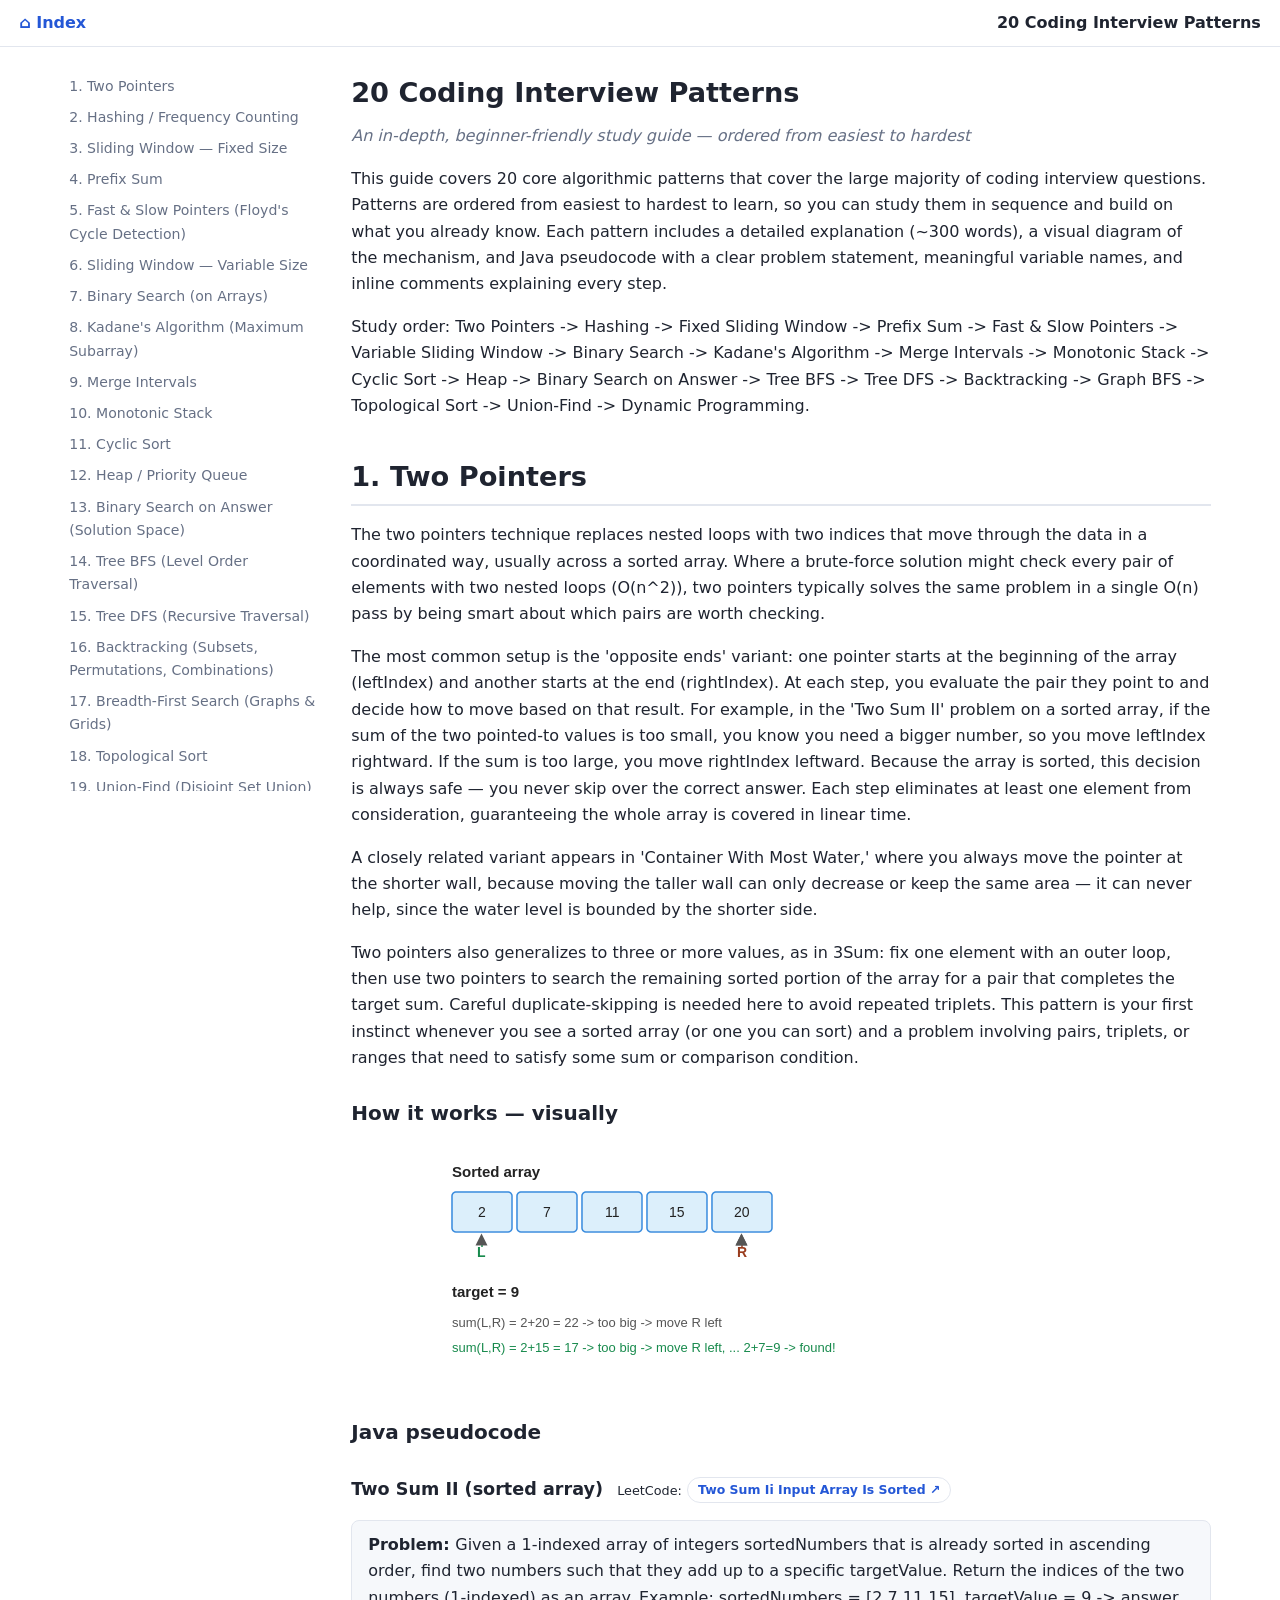
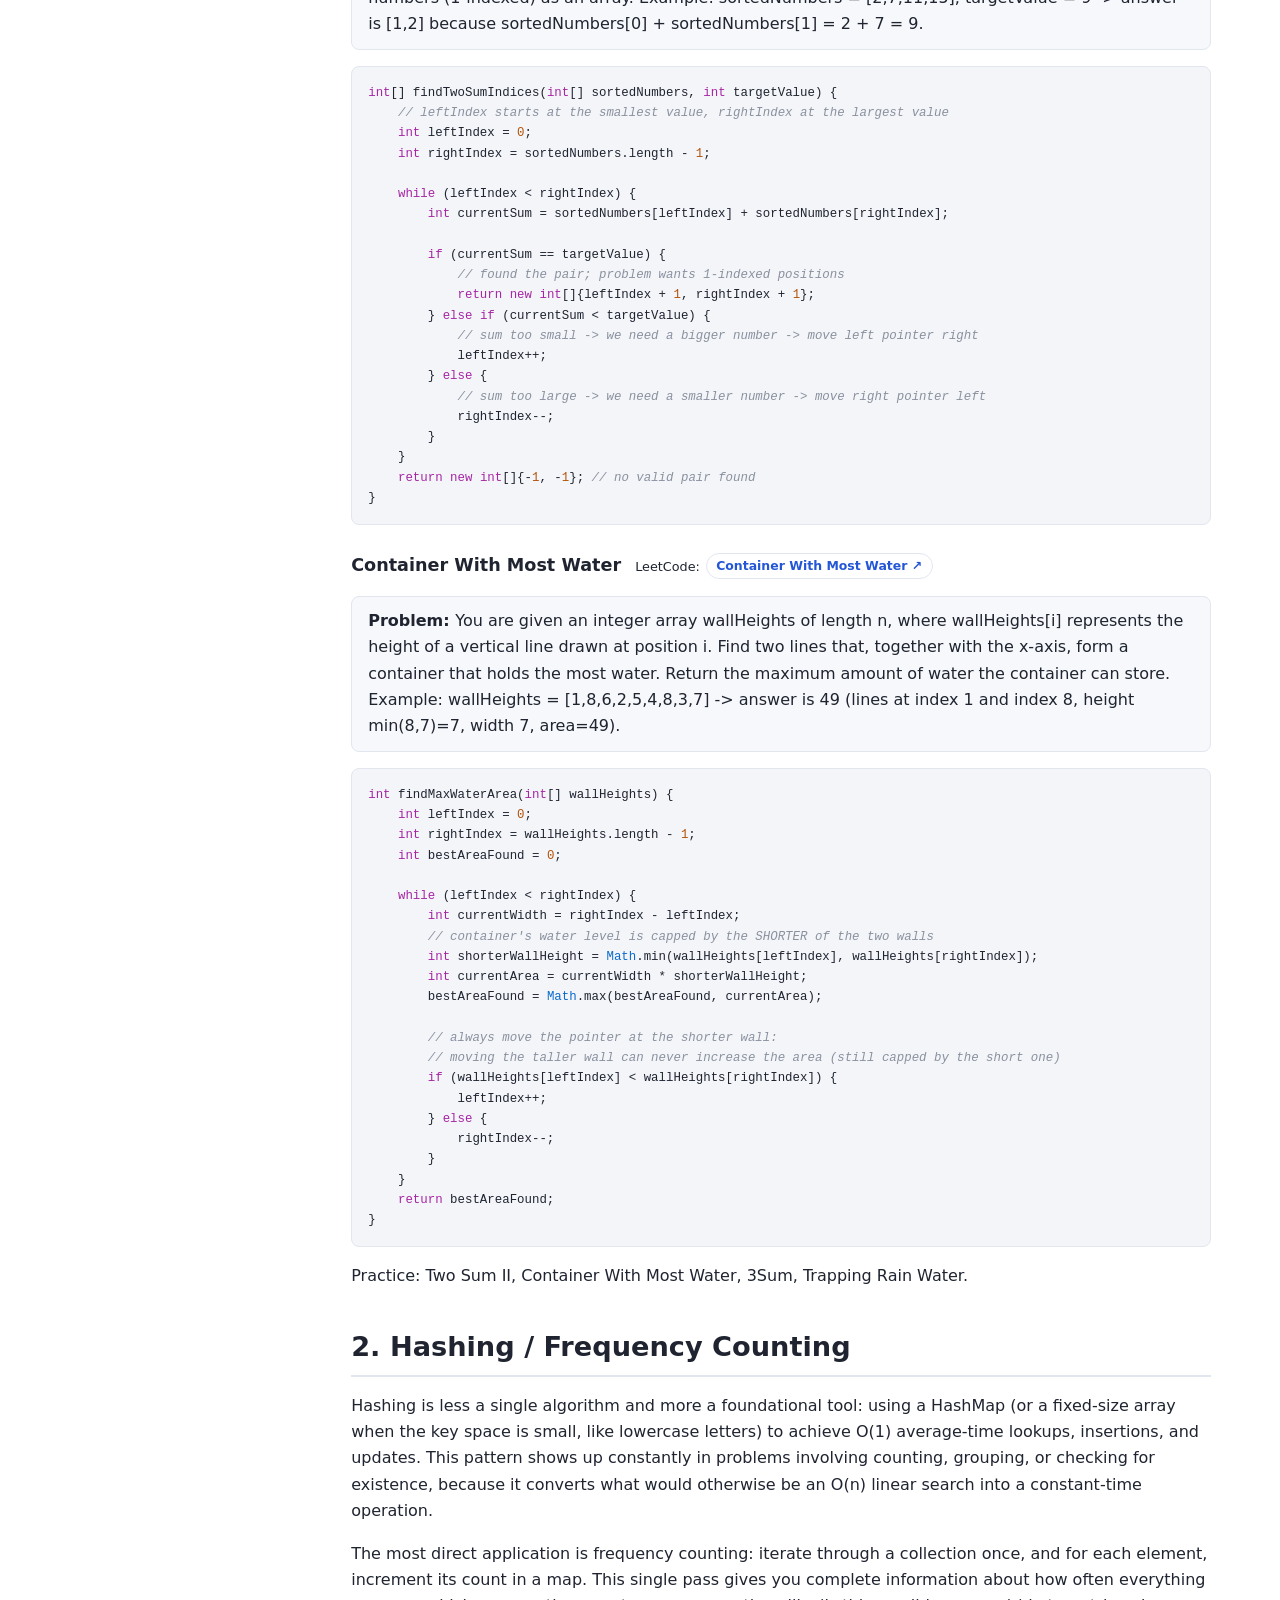
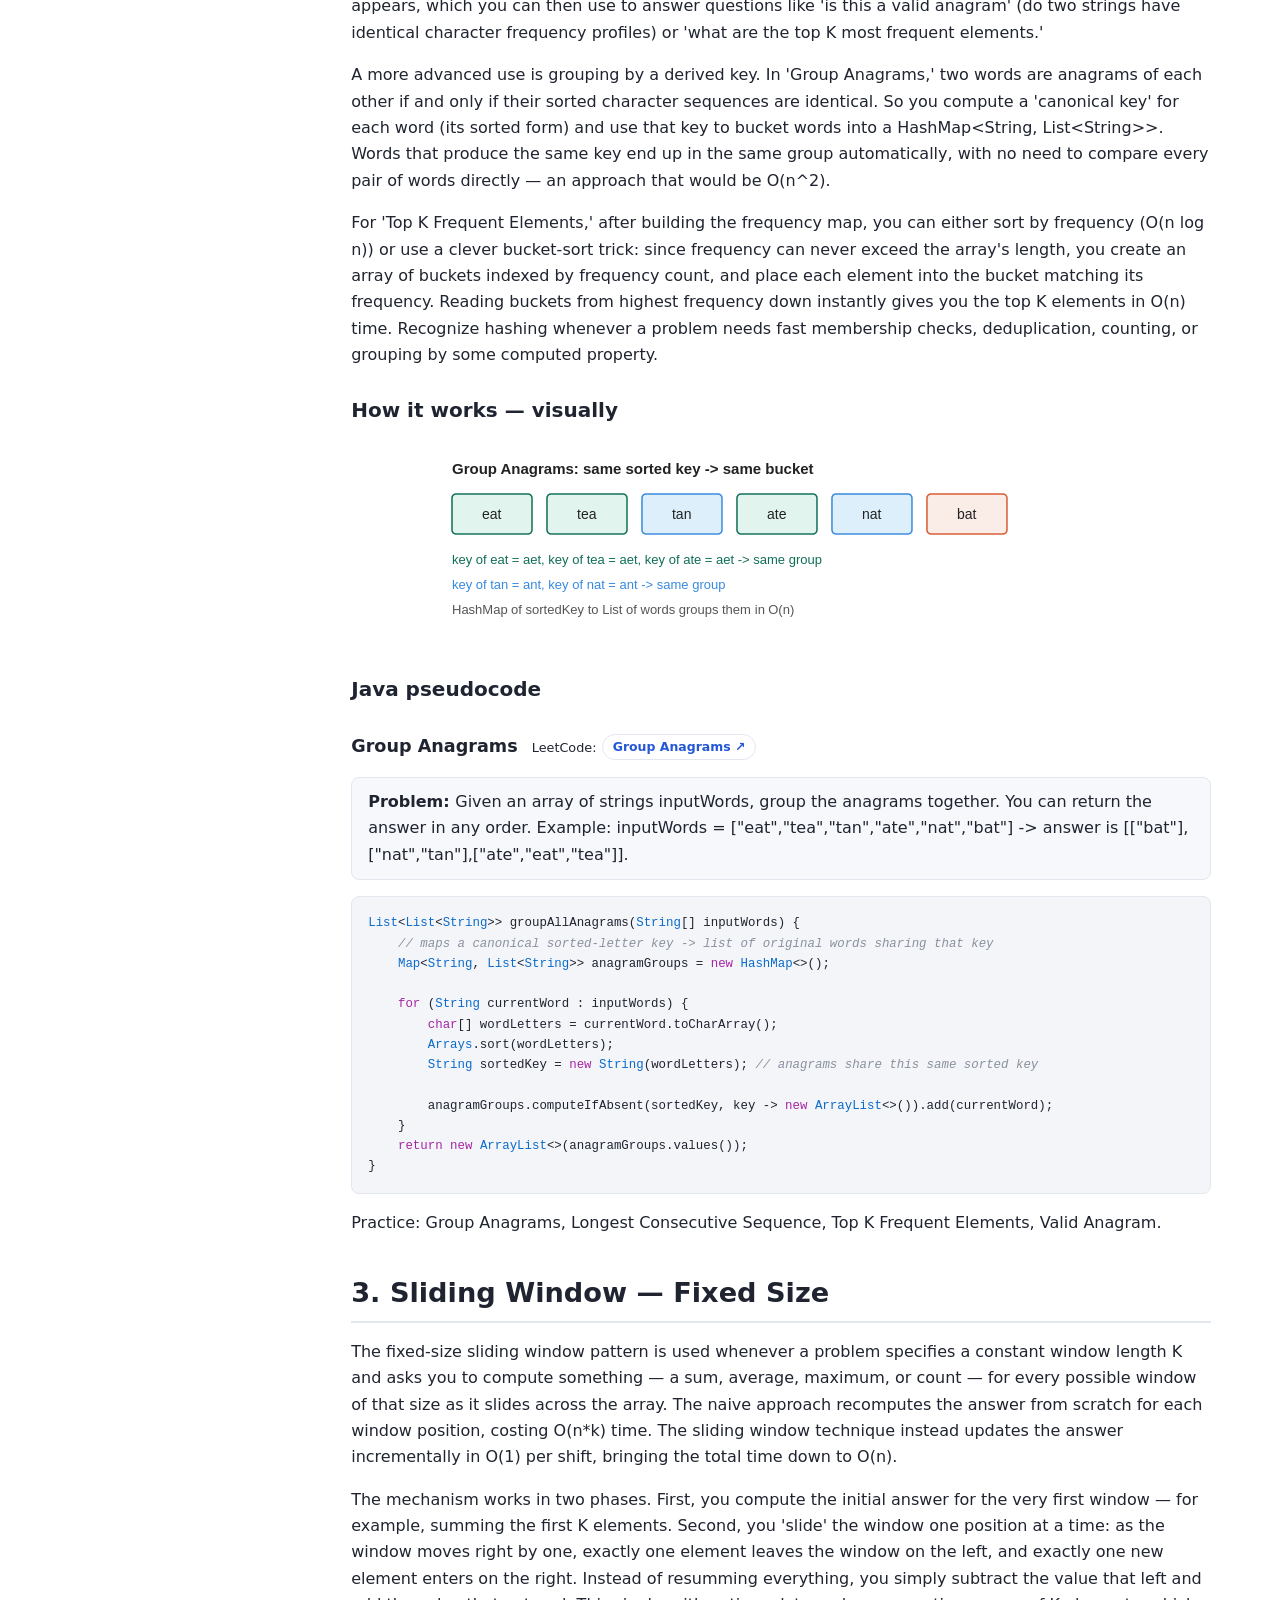
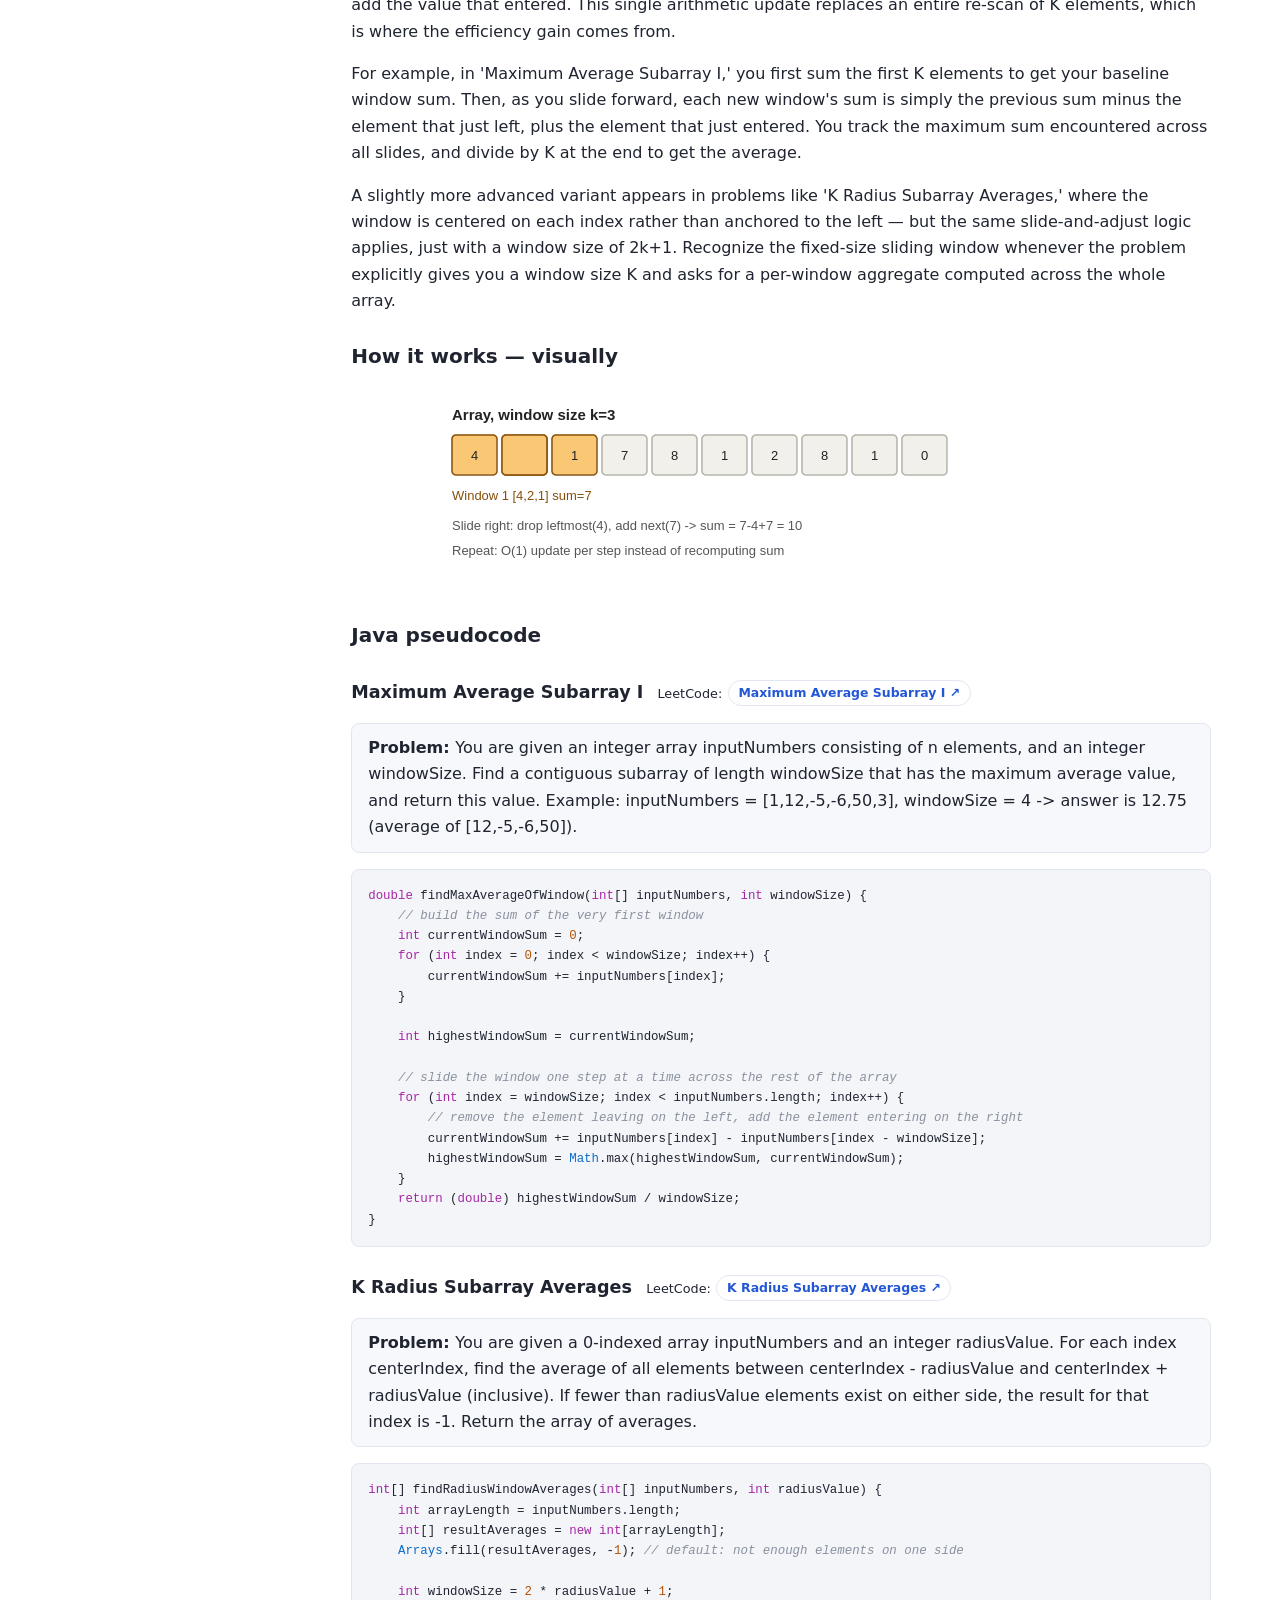
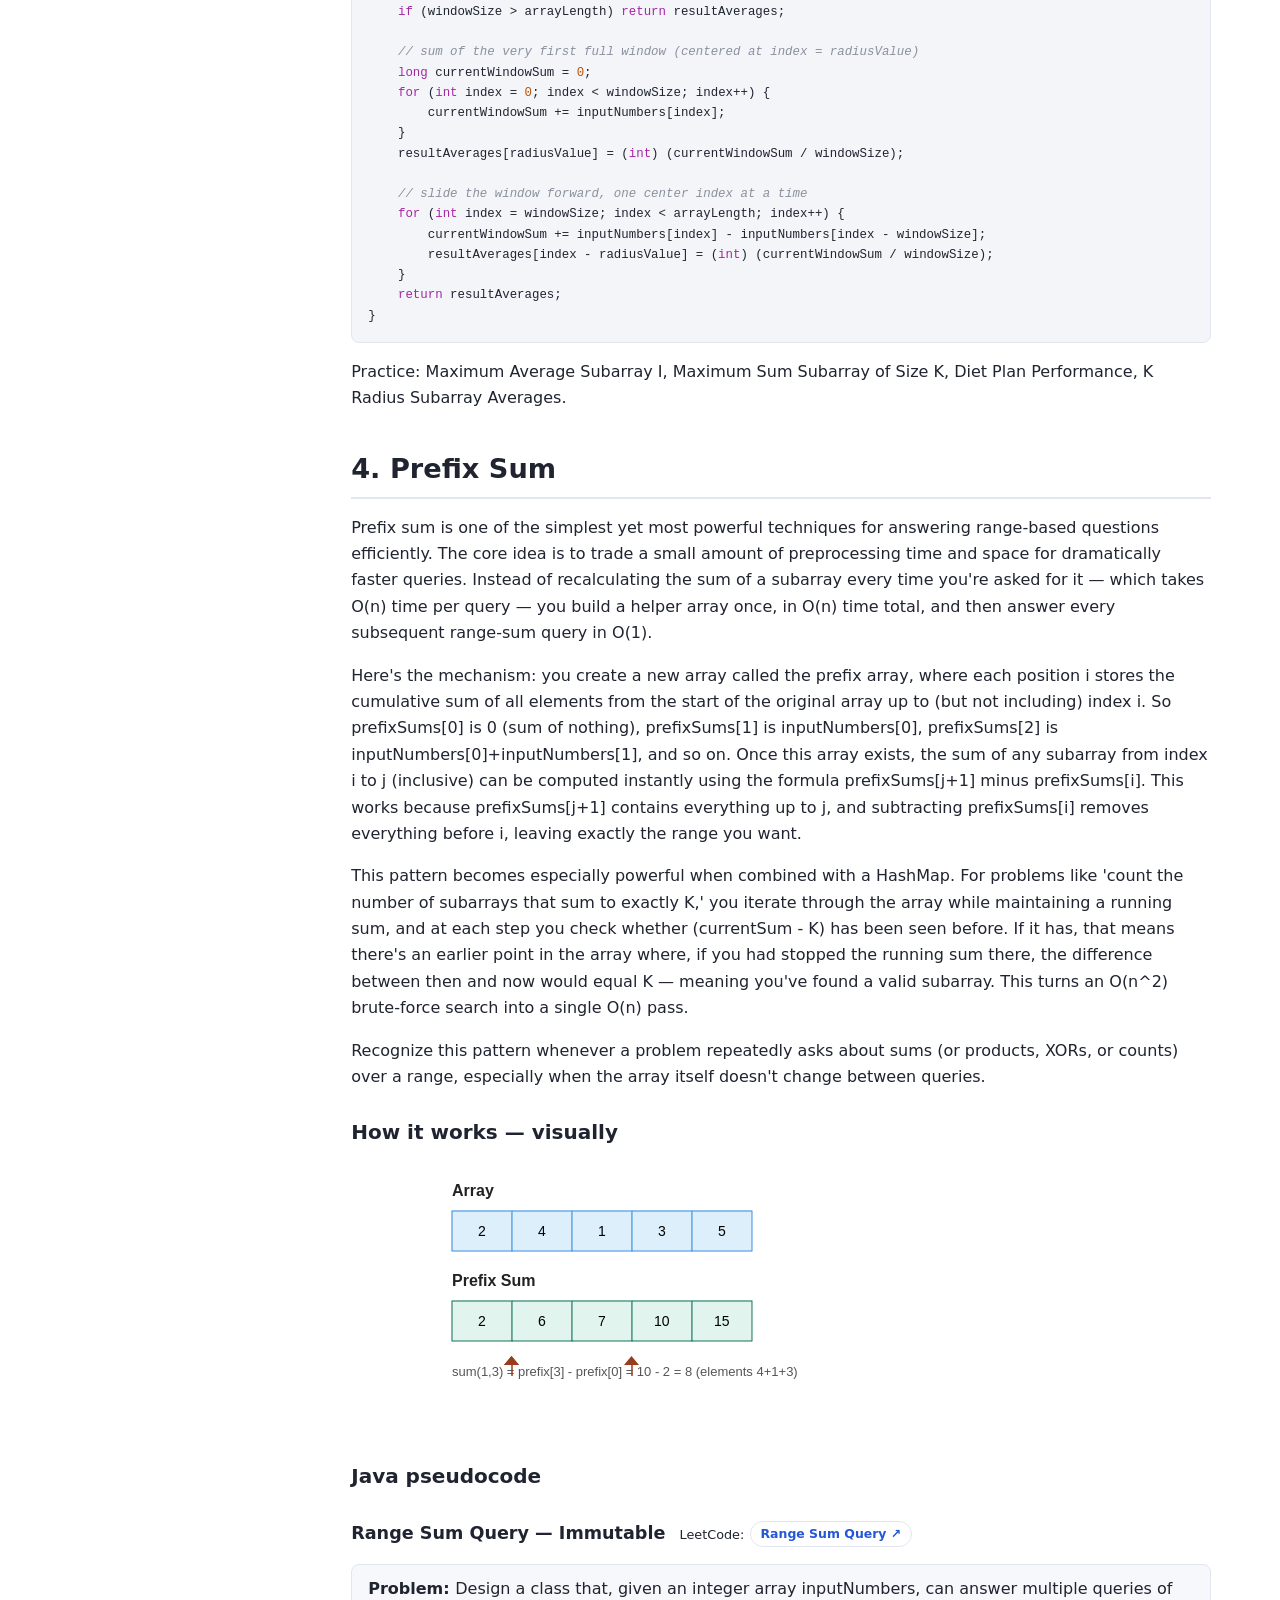
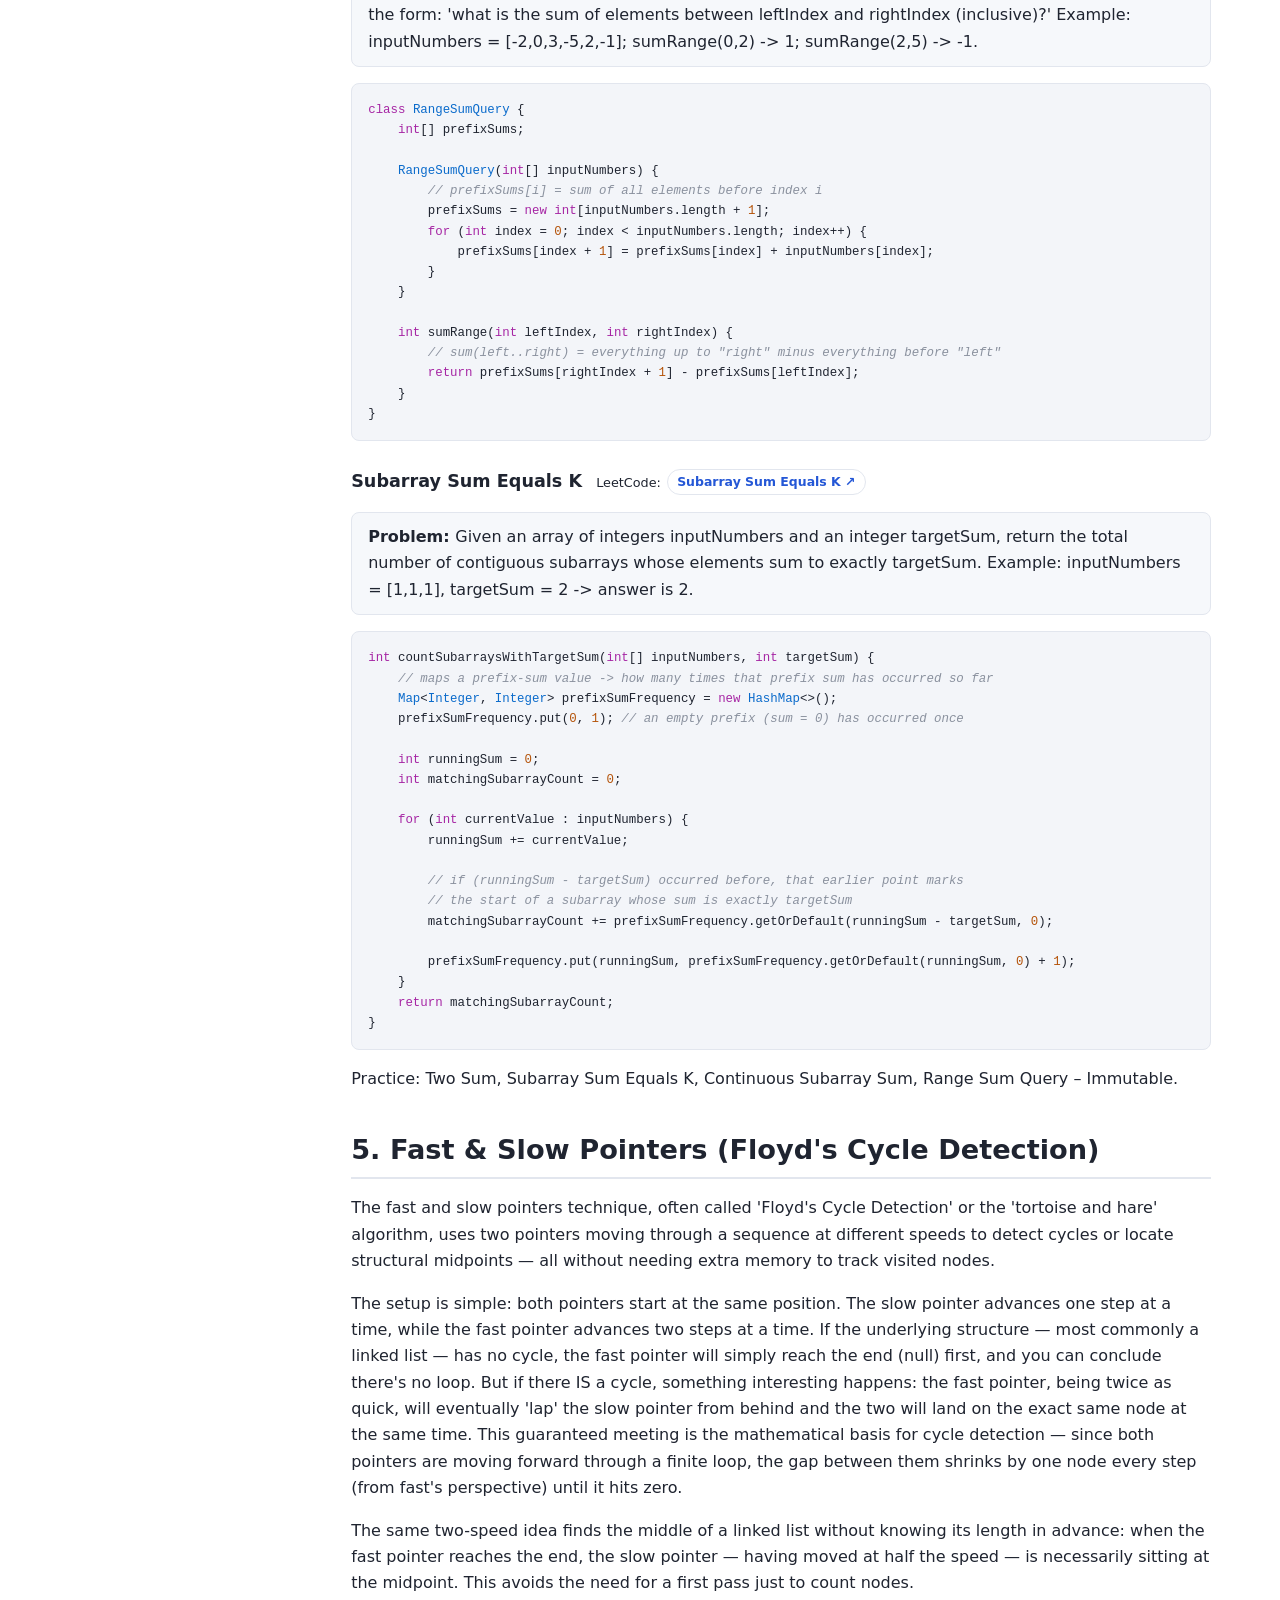
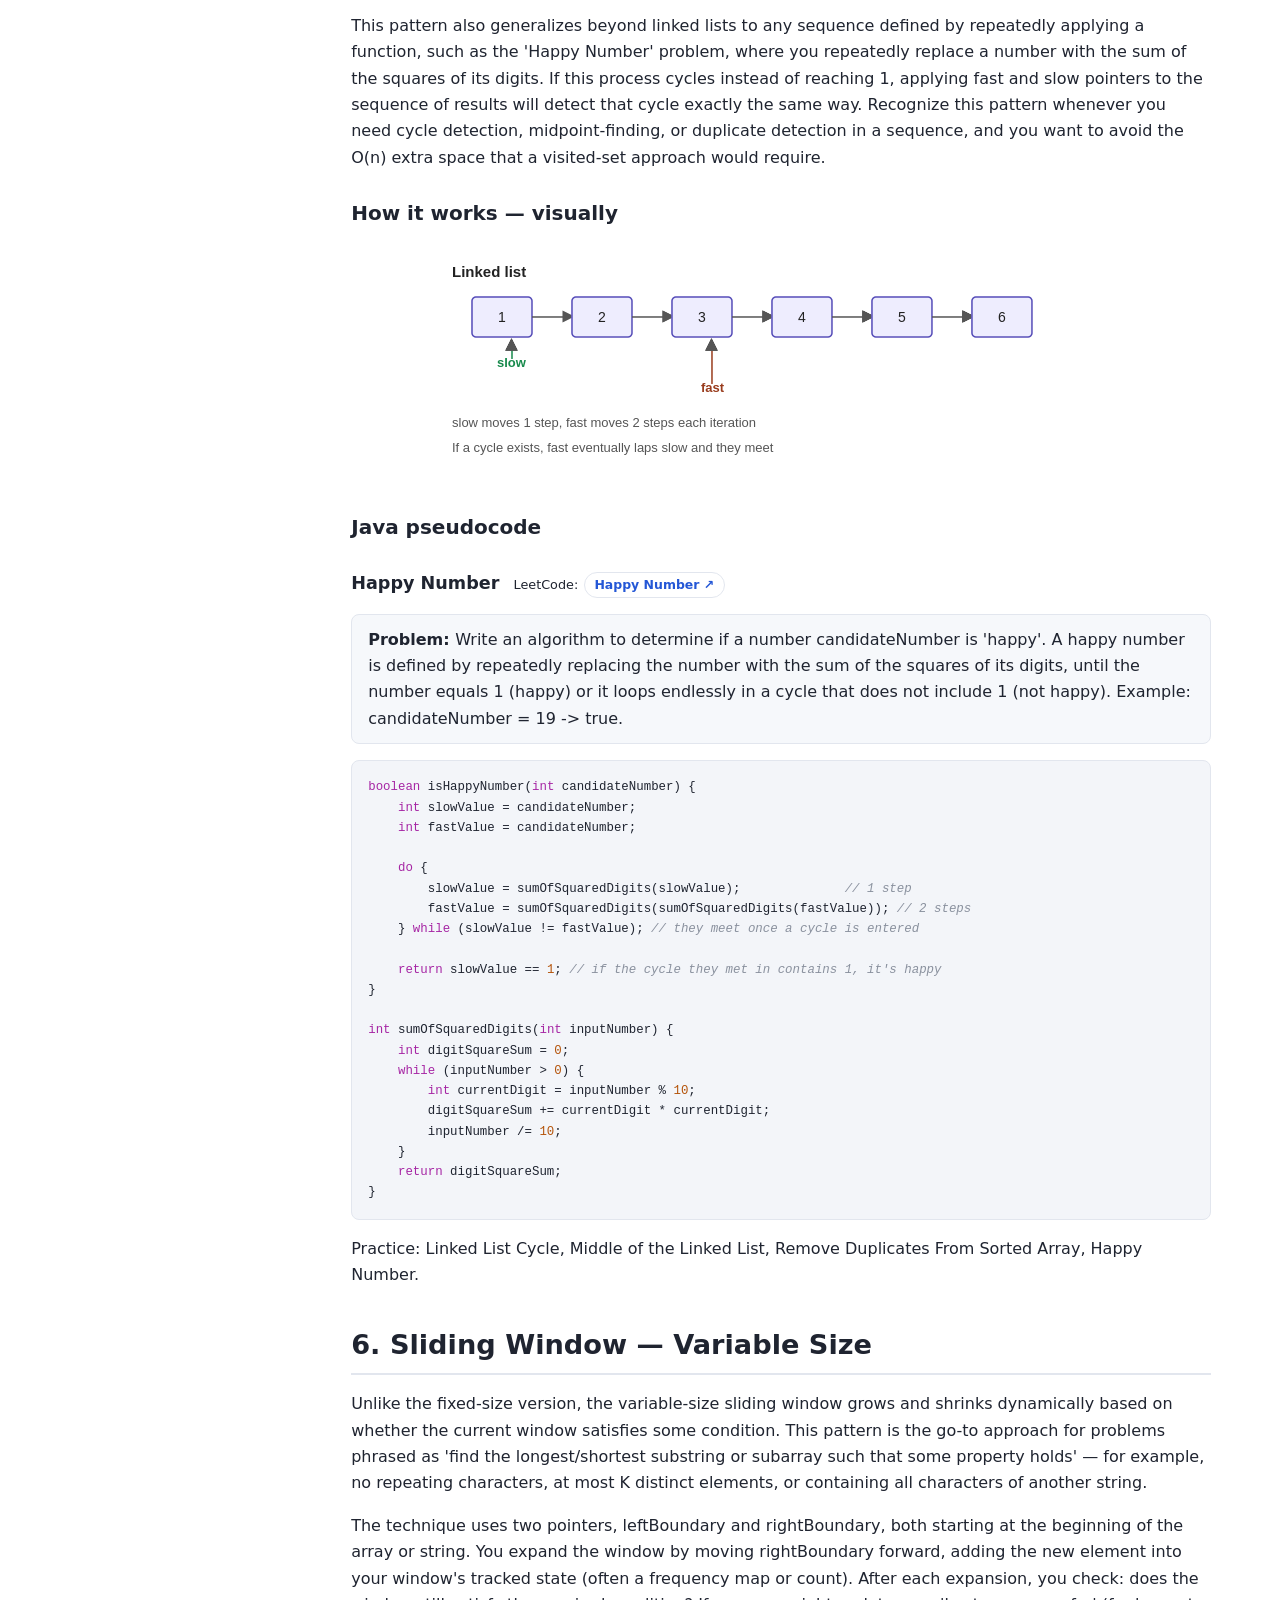
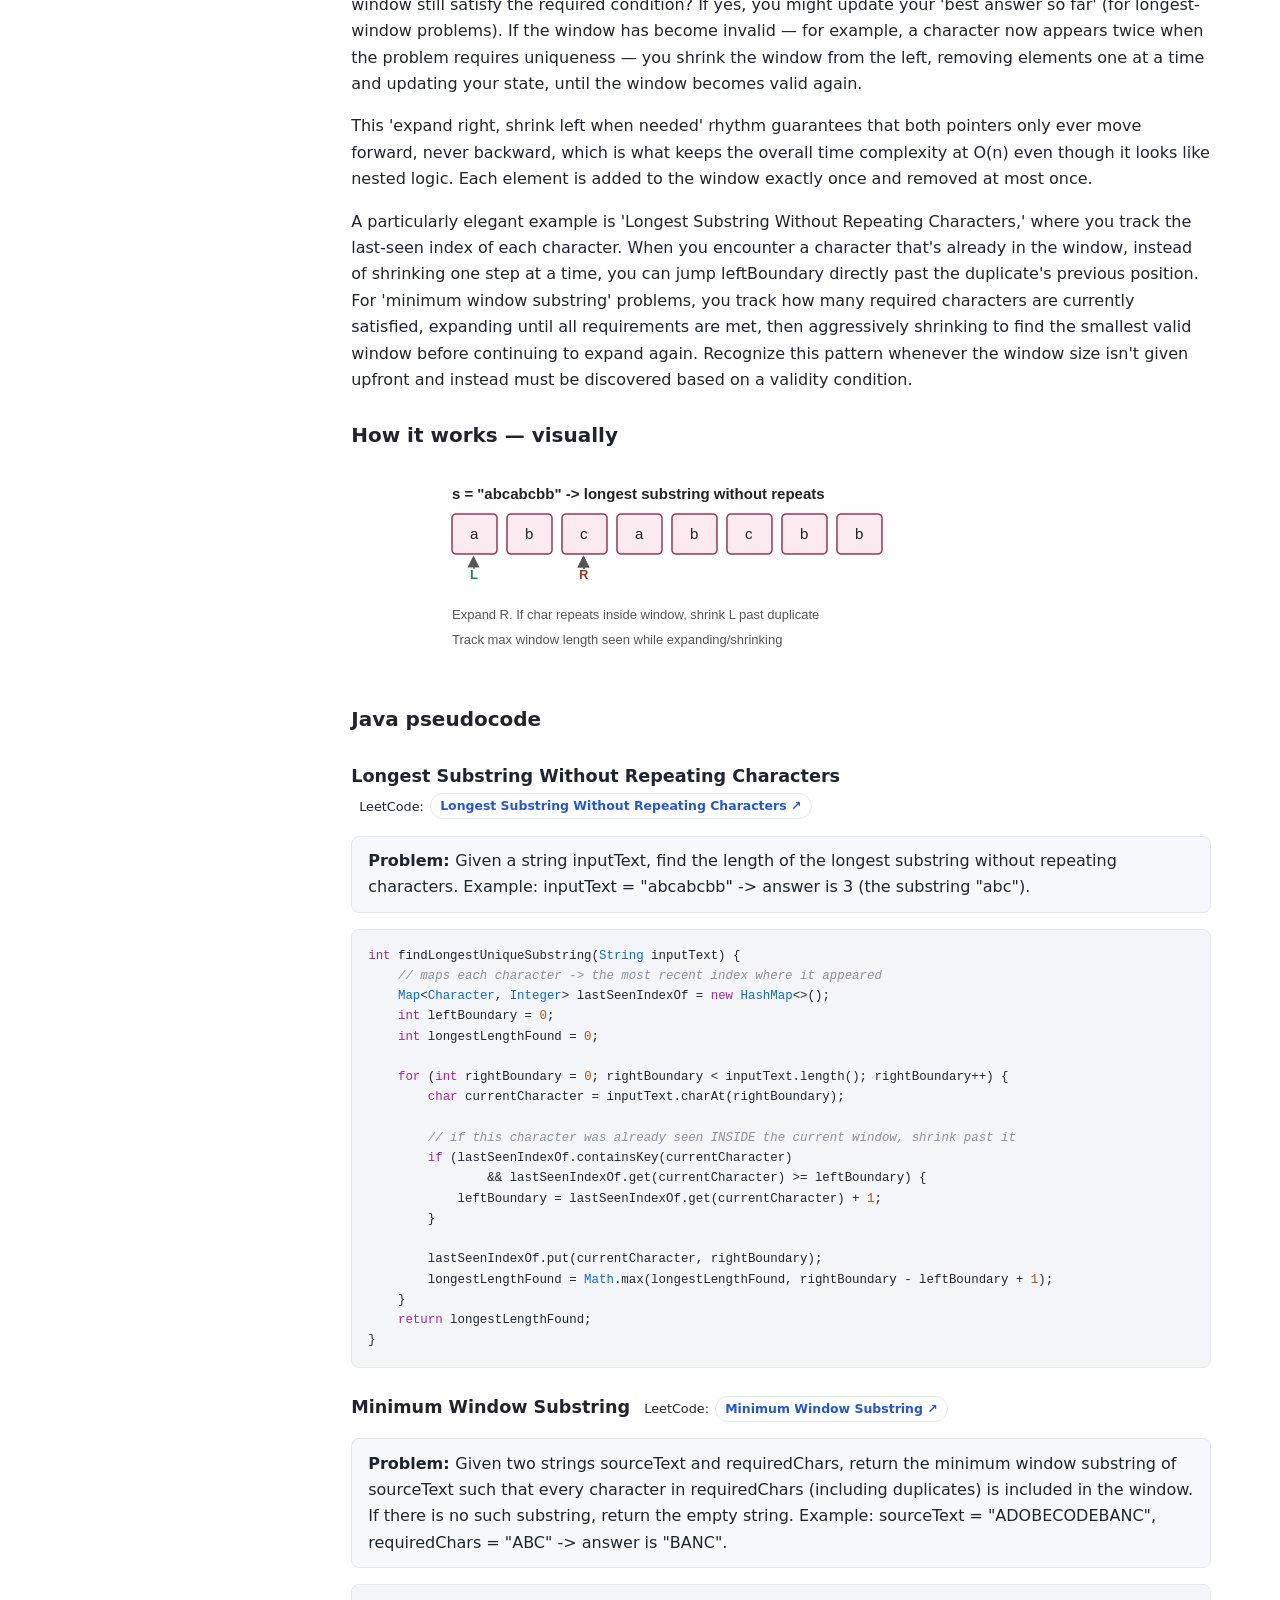
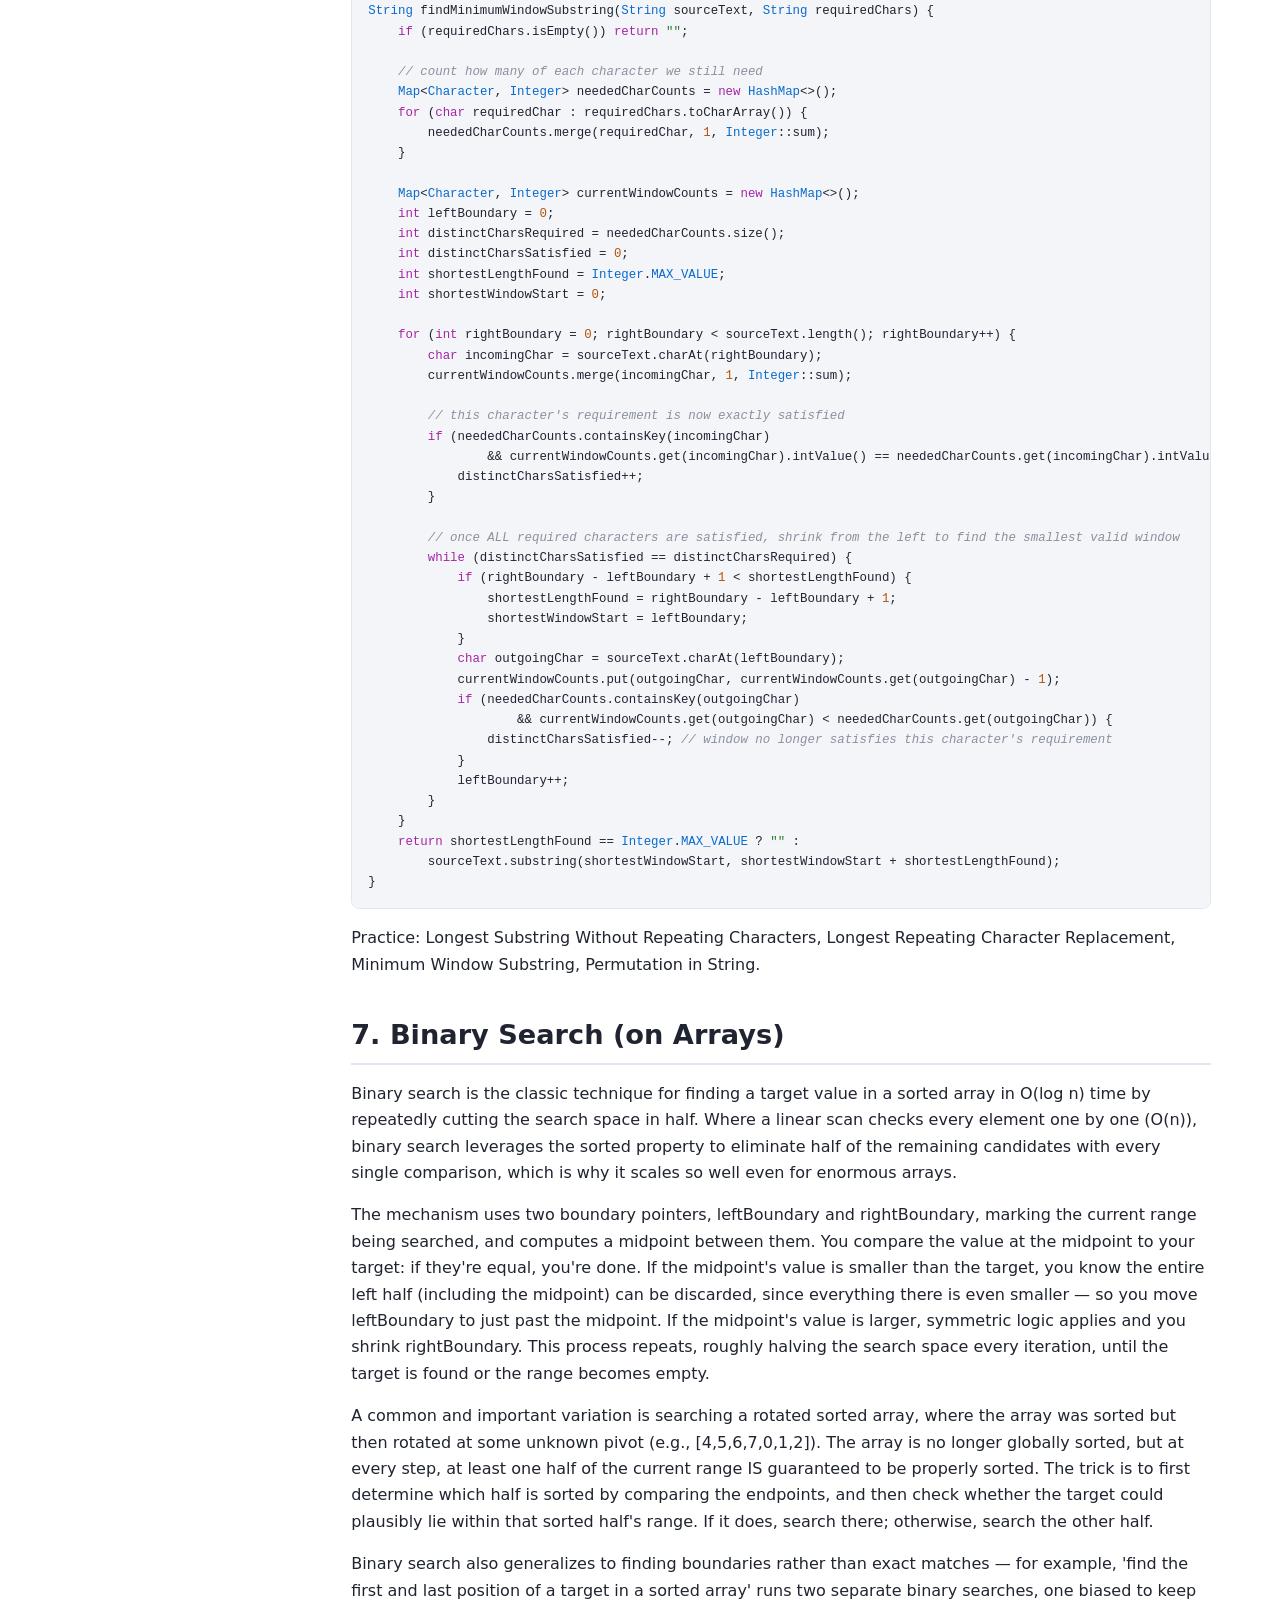
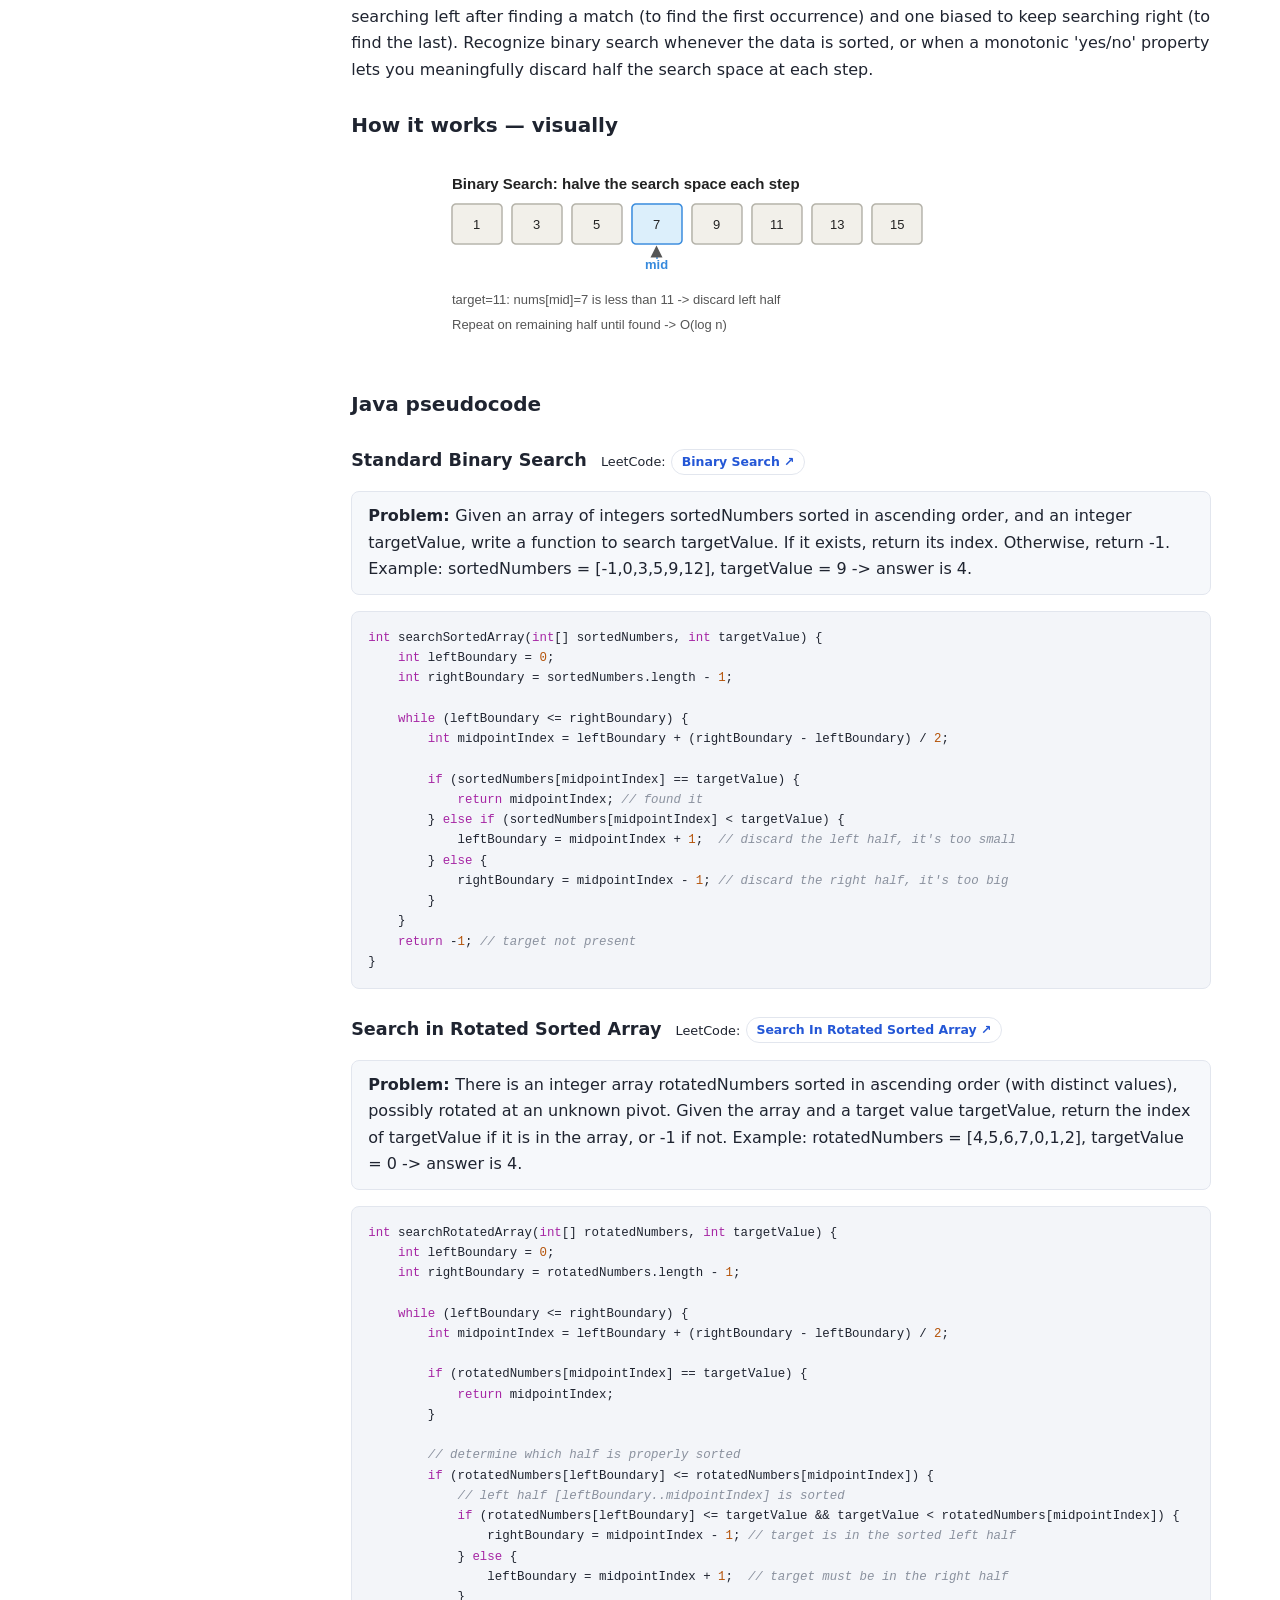
<file: pages/09-leetcode-patterns.html>
<!DOCTYPE html><html lang="en"><head><meta charset="utf-8"><meta name="viewport" content="width=device-width,initial-scale=1"><title>20 Coding Interview Patterns</title><link rel="stylesheet" href="../assets/style.css"></head><body>
<header class="top"><a href="../index.html">&#8962; Index</a><span class="sp"></span><strong>20 Coding Interview Patterns</strong></header>
<div class="layout"><nav class="toc"><a href="#1-two-pointers-0">1. Two Pointers</a><a href="#2-hashing-frequency-counting-1">2. Hashing / Frequency Counting</a><a href="#3-sliding-window-fixed-size-2">3. Sliding Window — Fixed Size</a><a href="#4-prefix-sum-3">4. Prefix Sum</a><a href="#5-fast-slow-pointers-floyd-s-cycle-detection-4">5. Fast &amp; Slow Pointers (Floyd&#x27;s Cycle Detection)</a><a href="#6-sliding-window-variable-size-5">6. Sliding Window — Variable Size</a><a href="#7-binary-search-on-arrays-6">7. Binary Search (on Arrays)</a><a href="#8-kadane-s-algorithm-maximum-subarray-7">8. Kadane&#x27;s Algorithm (Maximum Subarray)</a><a href="#9-merge-intervals-8">9. Merge Intervals</a><a href="#10-monotonic-stack-9">10. Monotonic Stack</a><a href="#11-cyclic-sort-10">11. Cyclic Sort</a><a href="#12-heap-priority-queue-11">12. Heap / Priority Queue</a><a href="#13-binary-search-on-answer-solution-space-12">13. Binary Search on Answer (Solution Space)</a><a href="#14-tree-bfs-level-order-traversal-13">14. Tree BFS (Level Order Traversal)</a><a href="#15-tree-dfs-recursive-traversal-14">15. Tree DFS (Recursive Traversal)</a><a href="#16-backtracking-subsets-permutations-combinations-15">16. Backtracking (Subsets, Permutations, Combinations)</a><a href="#17-breadth-first-search-graphs-grids-16">17. Breadth-First Search (Graphs &amp; Grids)</a><a href="#18-topological-sort-17">18. Topological Sort</a><a href="#19-union-find-disjoint-set-union-18">19. Union-Find (Disjoint Set Union)</a><a href="#20-dynamic-programming-1d-2d-19">20. Dynamic Programming (1D &amp; 2D)</a><a href="#how-to-use-this-guide-20">How to Use This Guide</a></nav><main><h1 class="title">20 Coding Interview Patterns</h1><p class="sub">An in-depth, beginner-friendly study guide — ordered from easiest to hardest</p><p>This guide covers 20 core algorithmic patterns that cover the large majority of coding interview questions. Patterns are ordered from easiest to hardest to learn, so you can study them in sequence and build on what you already know. Each pattern includes a detailed explanation (~300 words), a visual diagram of the mechanism, and Java pseudocode with a clear problem statement, meaningful variable names, and inline comments explaining every step.</p>
<p>Study order: Two Pointers -&gt; Hashing -&gt; Fixed Sliding Window -&gt; Prefix Sum -&gt; Fast &amp; Slow Pointers -&gt; Variable Sliding Window -&gt; Binary Search -&gt; Kadane&#x27;s Algorithm -&gt; Merge Intervals -&gt; Monotonic Stack -&gt; Cyclic Sort -&gt; Heap -&gt; Binary Search on Answer -&gt; Tree BFS -&gt; Tree DFS -&gt; Backtracking -&gt; Graph BFS -&gt; Topological Sort -&gt; Union-Find -&gt; Dynamic Programming.</p>
<h1 id="1-two-pointers-0">1. Two Pointers</h1>
<p>The two pointers technique replaces nested loops with two indices that move through the data in a coordinated way, usually across a sorted array. Where a brute-force solution might check every pair of elements with two nested loops (O(n^2)), two pointers typically solves the same problem in a single O(n) pass by being smart about which pairs are worth checking.</p>
<p>The most common setup is the &#x27;opposite ends&#x27; variant: one pointer starts at the beginning of the array (leftIndex) and another starts at the end (rightIndex). At each step, you evaluate the pair they point to and decide how to move based on that result. For example, in the &#x27;Two Sum II&#x27; problem on a sorted array, if the sum of the two pointed-to values is too small, you know you need a bigger number, so you move leftIndex rightward. If the sum is too large, you move rightIndex leftward. Because the array is sorted, this decision is always safe — you never skip over the correct answer. Each step eliminates at least one element from consideration, guaranteeing the whole array is covered in linear time.</p>
<p>A closely related variant appears in &#x27;Container With Most Water,&#x27; where you always move the pointer at the shorter wall, because moving the taller wall can only decrease or keep the same area — it can never help, since the water level is bounded by the shorter side.</p>
<p>Two pointers also generalizes to three or more values, as in 3Sum: fix one element with an outer loop, then use two pointers to search the remaining sorted portion of the array for a pair that completes the target sum. Careful duplicate-skipping is needed here to avoid repeated triplets. This pattern is your first instinct whenever you see a sorted array (or one you can sort) and a problem involving pairs, triplets, or ranges that need to satisfy some sum or comparison condition.</p>
<h2 id="how-it-works-visually-1">How it works — visually</h2>
<figure><img src="../assets/img/09-leetcode-patterns-1.png" alt="Diagram"></figure>
<h2 id="java-pseudocode-1">Java pseudocode</h2>
<h3 id="two-sum-ii-sorted-array-1">Two Sum II (sorted array) <span class="lcbar">LeetCode: <a class="lc" href="https://leetcode.com/problems/two-sum-ii-input-array-is-sorted/" target="_blank" rel="noopener">Two Sum Ii Input Array Is Sorted &#8599;</a></span></h3>
<div class="callout"><strong>Problem: </strong>Given a 1-indexed array of integers sortedNumbers that is already sorted in ascending order, find two numbers such that they add up to a specific targetValue. Return the indices of the two numbers (1-indexed) as an array. Example: sortedNumbers = [2,7,11,15], targetValue = 9 -&gt; answer is [1,2] because sortedNumbers[0] + sortedNumbers[1] = 2 + 7 = 9.</div>
<pre><code><span class="k">int</span>[] findTwoSumIndices(<span class="k">int</span>[] sortedNumbers, <span class="k">int</span> targetValue) {
    <span class="c">// leftIndex starts at the smallest value, rightIndex at the largest value</span>
    <span class="k">int</span> leftIndex = <span class="n">0</span>;
    <span class="k">int</span> rightIndex = sortedNumbers.length - <span class="n">1</span>;
 
    <span class="k">while</span> (leftIndex &lt; rightIndex) {
        <span class="k">int</span> currentSum = sortedNumbers[leftIndex] + sortedNumbers[rightIndex];
 
        <span class="k">if</span> (currentSum == targetValue) {
            <span class="c">// found the pair; problem wants 1-indexed positions</span>
            <span class="k">return</span> <span class="k">new</span> <span class="k">int</span>[]{leftIndex + <span class="n">1</span>, rightIndex + <span class="n">1</span>};
        } <span class="k">else</span> <span class="k">if</span> (currentSum &lt; targetValue) {
            <span class="c">// sum too small -&gt; we need a bigger number -&gt; move left pointer right</span>
            leftIndex++;
        } <span class="k">else</span> {
            <span class="c">// sum too large -&gt; we need a smaller number -&gt; move right pointer left</span>
            rightIndex--;
        }
    }
    <span class="k">return</span> <span class="k">new</span> <span class="k">int</span>[]{-<span class="n">1</span>, -<span class="n">1</span>}; <span class="c">// no valid pair found</span>
}</code></pre>
<h3 id="container-with-most-water-1">Container With Most Water <span class="lcbar">LeetCode: <a class="lc" href="https://leetcode.com/problems/container-with-most-water/" target="_blank" rel="noopener">Container With Most Water &#8599;</a></span></h3>
<div class="callout"><strong>Problem: </strong>You are given an integer array wallHeights of length n, where wallHeights[i] represents the height of a vertical line drawn at position i. Find two lines that, together with the x-axis, form a container that holds the most water. Return the maximum amount of water the container can store. Example: wallHeights = [1,8,6,2,5,4,8,3,7] -&gt; answer is 49 (lines at index 1 and index 8, height min(8,7)=7, width 7, area=49).</div>
<pre><code><span class="k">int</span> findMaxWaterArea(<span class="k">int</span>[] wallHeights) {
    <span class="k">int</span> leftIndex = <span class="n">0</span>;
    <span class="k">int</span> rightIndex = wallHeights.length - <span class="n">1</span>;
    <span class="k">int</span> bestAreaFound = <span class="n">0</span>;
 
    <span class="k">while</span> (leftIndex &lt; rightIndex) {
        <span class="k">int</span> currentWidth = rightIndex - leftIndex;
        <span class="c">// container&#x27;s water level is capped by the SHORTER of the two walls</span>
        <span class="k">int</span> shorterWallHeight = <span class="t">Math</span>.min(wallHeights[leftIndex], wallHeights[rightIndex]);
        <span class="k">int</span> currentArea = currentWidth * shorterWallHeight;
        bestAreaFound = <span class="t">Math</span>.max(bestAreaFound, currentArea);
 
        <span class="c">// always move the pointer at the shorter wall:</span>
        <span class="c">// moving the taller wall can never increase the area (still capped by the short one)</span>
        <span class="k">if</span> (wallHeights[leftIndex] &lt; wallHeights[rightIndex]) {
            leftIndex++;
        } <span class="k">else</span> {
            rightIndex--;
        }
    }
    <span class="k">return</span> bestAreaFound;
}</code></pre>
<p>Practice: Two Sum II, Container With Most Water, 3Sum, Trapping Rain Water.</p>
<h1 id="2-hashing-frequency-counting-1">2. Hashing / Frequency Counting</h1>
<p>Hashing is less a single algorithm and more a foundational tool: using a HashMap (or a fixed-size array when the key space is small, like lowercase letters) to achieve O(1) average-time lookups, insertions, and updates. This pattern shows up constantly in problems involving counting, grouping, or checking for existence, because it converts what would otherwise be an O(n) linear search into a constant-time operation.</p>
<p>The most direct application is frequency counting: iterate through a collection once, and for each element, increment its count in a map. This single pass gives you complete information about how often everything appears, which you can then use to answer questions like &#x27;is this a valid anagram&#x27; (do two strings have identical character frequency profiles) or &#x27;what are the top K most frequent elements.&#x27;</p>
<p>A more advanced use is grouping by a derived key. In &#x27;Group Anagrams,&#x27; two words are anagrams of each other if and only if their sorted character sequences are identical. So you compute a &#x27;canonical key&#x27; for each word (its sorted form) and use that key to bucket words into a HashMap&lt;String, List&lt;String&gt;&gt;. Words that produce the same key end up in the same group automatically, with no need to compare every pair of words directly — an approach that would be O(n^2).</p>
<p>For &#x27;Top K Frequent Elements,&#x27; after building the frequency map, you can either sort by frequency (O(n log n)) or use a clever bucket-sort trick: since frequency can never exceed the array&#x27;s length, you create an array of buckets indexed by frequency count, and place each element into the bucket matching its frequency. Reading buckets from highest frequency down instantly gives you the top K elements in O(n) time. Recognize hashing whenever a problem needs fast membership checks, deduplication, counting, or grouping by some computed property.</p>
<h2 id="how-it-works-visually-2">How it works — visually</h2>
<figure><img src="../assets/img/09-leetcode-patterns-2.png" alt="Diagram"></figure>
<h2 id="java-pseudocode-2">Java pseudocode</h2>
<h3 id="group-anagrams-2">Group Anagrams <span class="lcbar">LeetCode: <a class="lc" href="https://leetcode.com/problems/group-anagrams/" target="_blank" rel="noopener">Group Anagrams &#8599;</a></span></h3>
<div class="callout"><strong>Problem: </strong>Given an array of strings inputWords, group the anagrams together. You can return the answer in any order. Example: inputWords = [&quot;eat&quot;,&quot;tea&quot;,&quot;tan&quot;,&quot;ate&quot;,&quot;nat&quot;,&quot;bat&quot;] -&gt; answer is [[&quot;bat&quot;],[&quot;nat&quot;,&quot;tan&quot;],[&quot;ate&quot;,&quot;eat&quot;,&quot;tea&quot;]].</div>
<pre><code><span class="t">List</span>&lt;<span class="t">List</span>&lt;<span class="t">String</span>&gt;&gt; groupAllAnagrams(<span class="t">String</span>[] inputWords) {
    <span class="c">// maps a canonical sorted-letter key -&gt; list of original words sharing that key</span>
    <span class="t">Map</span>&lt;<span class="t">String</span>, <span class="t">List</span>&lt;<span class="t">String</span>&gt;&gt; anagramGroups = <span class="k">new</span> <span class="t">HashMap</span>&lt;&gt;();
 
    <span class="k">for</span> (<span class="t">String</span> currentWord : inputWords) {
        <span class="k">char</span>[] wordLetters = currentWord.toCharArray();
        <span class="t">Arrays</span>.sort(wordLetters);
        <span class="t">String</span> sortedKey = <span class="k">new</span> <span class="t">String</span>(wordLetters); <span class="c">// anagrams share this same sorted key</span>
 
        anagramGroups.computeIfAbsent(sortedKey, key -&gt; <span class="k">new</span> <span class="t">ArrayList</span>&lt;&gt;()).add(currentWord);
    }
    <span class="k">return</span> <span class="k">new</span> <span class="t">ArrayList</span>&lt;&gt;(anagramGroups.values());
}</code></pre>
<p>Practice: Group Anagrams, Longest Consecutive Sequence, Top K Frequent Elements, Valid Anagram.</p>
<h1 id="3-sliding-window-fixed-size-2">3. Sliding Window — Fixed Size</h1>
<p>The fixed-size sliding window pattern is used whenever a problem specifies a constant window length K and asks you to compute something — a sum, average, maximum, or count — for every possible window of that size as it slides across the array. The naive approach recomputes the answer from scratch for each window position, costing O(n*k) time. The sliding window technique instead updates the answer incrementally in O(1) per shift, bringing the total time down to O(n).</p>
<p>The mechanism works in two phases. First, you compute the initial answer for the very first window — for example, summing the first K elements. Second, you &#x27;slide&#x27; the window one position at a time: as the window moves right by one, exactly one element leaves the window on the left, and exactly one new element enters on the right. Instead of resumming everything, you simply subtract the value that left and add the value that entered. This single arithmetic update replaces an entire re-scan of K elements, which is where the efficiency gain comes from.</p>
<p>For example, in &#x27;Maximum Average Subarray I,&#x27; you first sum the first K elements to get your baseline window sum. Then, as you slide forward, each new window&#x27;s sum is simply the previous sum minus the element that just left, plus the element that just entered. You track the maximum sum encountered across all slides, and divide by K at the end to get the average.</p>
<p>A slightly more advanced variant appears in problems like &#x27;K Radius Subarray Averages,&#x27; where the window is centered on each index rather than anchored to the left — but the same slide-and-adjust logic applies, just with a window size of 2k+1. Recognize the fixed-size sliding window whenever the problem explicitly gives you a window size K and asks for a per-window aggregate computed across the whole array.</p>
<h2 id="how-it-works-visually-3">How it works — visually</h2>
<figure><img src="../assets/img/09-leetcode-patterns-3.png" alt="Diagram"></figure>
<h2 id="java-pseudocode-3">Java pseudocode</h2>
<h3 id="maximum-average-subarray-i-3">Maximum Average Subarray I <span class="lcbar">LeetCode: <a class="lc" href="https://leetcode.com/problems/maximum-average-subarray-i/" target="_blank" rel="noopener">Maximum Average Subarray I &#8599;</a></span></h3>
<div class="callout"><strong>Problem: </strong>You are given an integer array inputNumbers consisting of n elements, and an integer windowSize. Find a contiguous subarray of length windowSize that has the maximum average value, and return this value. Example: inputNumbers = [1,12,-5,-6,50,3], windowSize = 4 -&gt; answer is 12.75 (average of [12,-5,-6,50]).</div>
<pre><code><span class="k">double</span> findMaxAverageOfWindow(<span class="k">int</span>[] inputNumbers, <span class="k">int</span> windowSize) {
    <span class="c">// build the sum of the very first window</span>
    <span class="k">int</span> currentWindowSum = <span class="n">0</span>;
    <span class="k">for</span> (<span class="k">int</span> index = <span class="n">0</span>; index &lt; windowSize; index++) {
        currentWindowSum += inputNumbers[index];
    }
 
    <span class="k">int</span> highestWindowSum = currentWindowSum;
 
    <span class="c">// slide the window one step at a time across the rest of the array</span>
    <span class="k">for</span> (<span class="k">int</span> index = windowSize; index &lt; inputNumbers.length; index++) {
        <span class="c">// remove the element leaving on the left, add the element entering on the right</span>
        currentWindowSum += inputNumbers[index] - inputNumbers[index - windowSize];
        highestWindowSum = <span class="t">Math</span>.max(highestWindowSum, currentWindowSum);
    }
    <span class="k">return</span> (<span class="k">double</span>) highestWindowSum / windowSize;
}</code></pre>
<h3 id="k-radius-subarray-averages-3">K Radius Subarray Averages <span class="lcbar">LeetCode: <a class="lc" href="https://leetcode.com/problems/k-radius-subarray-averages/" target="_blank" rel="noopener">K Radius Subarray Averages &#8599;</a></span></h3>
<div class="callout"><strong>Problem: </strong>You are given a 0-indexed array inputNumbers and an integer radiusValue. For each index centerIndex, find the average of all elements between centerIndex - radiusValue and centerIndex + radiusValue (inclusive). If fewer than radiusValue elements exist on either side, the result for that index is -1. Return the array of averages.</div>
<pre><code><span class="k">int</span>[] findRadiusWindowAverages(<span class="k">int</span>[] inputNumbers, <span class="k">int</span> radiusValue) {
    <span class="k">int</span> arrayLength = inputNumbers.length;
    <span class="k">int</span>[] resultAverages = <span class="k">new</span> <span class="k">int</span>[arrayLength];
    <span class="t">Arrays</span>.fill(resultAverages, -<span class="n">1</span>); <span class="c">// default: not enough elements on one side</span>
 
    <span class="k">int</span> windowSize = <span class="n">2</span> * radiusValue + <span class="n">1</span>;
    <span class="k">if</span> (windowSize &gt; arrayLength) <span class="k">return</span> resultAverages;
 
    <span class="c">// sum of the very first full window (centered at index = radiusValue)</span>
    <span class="k">long</span> currentWindowSum = <span class="n">0</span>;
    <span class="k">for</span> (<span class="k">int</span> index = <span class="n">0</span>; index &lt; windowSize; index++) {
        currentWindowSum += inputNumbers[index];
    }
    resultAverages[radiusValue] = (<span class="k">int</span>) (currentWindowSum / windowSize);
 
    <span class="c">// slide the window forward, one center index at a time</span>
    <span class="k">for</span> (<span class="k">int</span> index = windowSize; index &lt; arrayLength; index++) {
        currentWindowSum += inputNumbers[index] - inputNumbers[index - windowSize];
        resultAverages[index - radiusValue] = (<span class="k">int</span>) (currentWindowSum / windowSize);
    }
    <span class="k">return</span> resultAverages;
}</code></pre>
<p>Practice: Maximum Average Subarray I, Maximum Sum Subarray of Size K, Diet Plan Performance, K Radius Subarray Averages.</p>
<h1 id="4-prefix-sum-3">4. Prefix Sum</h1>
<p>Prefix sum is one of the simplest yet most powerful techniques for answering range-based questions efficiently. The core idea is to trade a small amount of preprocessing time and space for dramatically faster queries. Instead of recalculating the sum of a subarray every time you&#x27;re asked for it — which takes O(n) time per query — you build a helper array once, in O(n) time total, and then answer every subsequent range-sum query in O(1).</p>
<p>Here&#x27;s the mechanism: you create a new array called the prefix array, where each position i stores the cumulative sum of all elements from the start of the original array up to (but not including) index i. So prefixSums[0] is 0 (sum of nothing), prefixSums[1] is inputNumbers[0], prefixSums[2] is inputNumbers[0]+inputNumbers[1], and so on. Once this array exists, the sum of any subarray from index i to j (inclusive) can be computed instantly using the formula prefixSums[j+1] minus prefixSums[i]. This works because prefixSums[j+1] contains everything up to j, and subtracting prefixSums[i] removes everything before i, leaving exactly the range you want.</p>
<p>This pattern becomes especially powerful when combined with a HashMap. For problems like &#x27;count the number of subarrays that sum to exactly K,&#x27; you iterate through the array while maintaining a running sum, and at each step you check whether (currentSum - K) has been seen before. If it has, that means there&#x27;s an earlier point in the array where, if you had stopped the running sum there, the difference between then and now would equal K — meaning you&#x27;ve found a valid subarray. This turns an O(n^2) brute-force search into a single O(n) pass.</p>
<p>Recognize this pattern whenever a problem repeatedly asks about sums (or products, XORs, or counts) over a range, especially when the array itself doesn&#x27;t change between queries.</p>
<h2 id="how-it-works-visually-4">How it works — visually</h2>
<figure><img src="../assets/img/09-leetcode-patterns-4.png" alt="Diagram"></figure>
<h2 id="java-pseudocode-4">Java pseudocode</h2>
<h3 id="range-sum-query-immutable-4">Range Sum Query — Immutable <span class="lcbar">LeetCode: <a class="lc" href="https://leetcode.com/problems/range-sum-query/" target="_blank" rel="noopener">Range Sum Query &#8599;</a></span></h3>
<div class="callout"><strong>Problem: </strong>Design a class that, given an integer array inputNumbers, can answer multiple queries of the form: &#x27;what is the sum of elements between leftIndex and rightIndex (inclusive)?&#x27; Example: inputNumbers = [-2,0,3,-5,2,-1]; sumRange(0,2) -&gt; 1; sumRange(2,5) -&gt; -1.</div>
<pre><code><span class="k">class</span> <span class="t">RangeSumQuery</span> {
    <span class="k">int</span>[] prefixSums;
 
    <span class="t">RangeSumQuery</span>(<span class="k">int</span>[] inputNumbers) {
        <span class="c">// prefixSums[i] = sum of all elements before index i</span>
        prefixSums = <span class="k">new</span> <span class="k">int</span>[inputNumbers.length + <span class="n">1</span>];
        <span class="k">for</span> (<span class="k">int</span> index = <span class="n">0</span>; index &lt; inputNumbers.length; index++) {
            prefixSums[index + <span class="n">1</span>] = prefixSums[index] + inputNumbers[index];
        }
    }
 
    <span class="k">int</span> sumRange(<span class="k">int</span> leftIndex, <span class="k">int</span> rightIndex) {
        <span class="c">// sum(left..right) = everything up to &quot;right&quot; minus everything before &quot;left&quot;</span>
        <span class="k">return</span> prefixSums[rightIndex + <span class="n">1</span>] - prefixSums[leftIndex];
    }
}</code></pre>
<h3 id="subarray-sum-equals-k-4">Subarray Sum Equals K <span class="lcbar">LeetCode: <a class="lc" href="https://leetcode.com/problems/subarray-sum-equals-k/" target="_blank" rel="noopener">Subarray Sum Equals K &#8599;</a></span></h3>
<div class="callout"><strong>Problem: </strong>Given an array of integers inputNumbers and an integer targetSum, return the total number of contiguous subarrays whose elements sum to exactly targetSum. Example: inputNumbers = [1,1,1], targetSum = 2 -&gt; answer is 2.</div>
<pre><code><span class="k">int</span> countSubarraysWithTargetSum(<span class="k">int</span>[] inputNumbers, <span class="k">int</span> targetSum) {
    <span class="c">// maps a prefix-sum value -&gt; how many times that prefix sum has occurred so far</span>
    <span class="t">Map</span>&lt;<span class="t">Integer</span>, <span class="t">Integer</span>&gt; prefixSumFrequency = <span class="k">new</span> <span class="t">HashMap</span>&lt;&gt;();
    prefixSumFrequency.put(<span class="n">0</span>, <span class="n">1</span>); <span class="c">// an empty prefix (sum = 0) has occurred once</span>
 
    <span class="k">int</span> runningSum = <span class="n">0</span>;
    <span class="k">int</span> matchingSubarrayCount = <span class="n">0</span>;
 
    <span class="k">for</span> (<span class="k">int</span> currentValue : inputNumbers) {
        runningSum += currentValue;
 
        <span class="c">// if (runningSum - targetSum) occurred before, that earlier point marks</span>
        <span class="c">// the start of a subarray whose sum is exactly targetSum</span>
        matchingSubarrayCount += prefixSumFrequency.getOrDefault(runningSum - targetSum, <span class="n">0</span>);
 
        prefixSumFrequency.put(runningSum, prefixSumFrequency.getOrDefault(runningSum, <span class="n">0</span>) + <span class="n">1</span>);
    }
    <span class="k">return</span> matchingSubarrayCount;
}</code></pre>
<p>Practice: Two Sum, Subarray Sum Equals K, Continuous Subarray Sum, Range Sum Query – Immutable.</p>
<h1 id="5-fast-slow-pointers-floyd-s-cycle-detection-4">5. Fast &amp; Slow Pointers (Floyd&#x27;s Cycle Detection)</h1>
<p>The fast and slow pointers technique, often called &#x27;Floyd&#x27;s Cycle Detection&#x27; or the &#x27;tortoise and hare&#x27; algorithm, uses two pointers moving through a sequence at different speeds to detect cycles or locate structural midpoints — all without needing extra memory to track visited nodes.</p>
<p>The setup is simple: both pointers start at the same position. The slow pointer advances one step at a time, while the fast pointer advances two steps at a time. If the underlying structure — most commonly a linked list — has no cycle, the fast pointer will simply reach the end (null) first, and you can conclude there&#x27;s no loop. But if there IS a cycle, something interesting happens: the fast pointer, being twice as quick, will eventually &#x27;lap&#x27; the slow pointer from behind and the two will land on the exact same node at the same time. This guaranteed meeting is the mathematical basis for cycle detection — since both pointers are moving forward through a finite loop, the gap between them shrinks by one node every step (from fast&#x27;s perspective) until it hits zero.</p>
<p>The same two-speed idea finds the middle of a linked list without knowing its length in advance: when the fast pointer reaches the end, the slow pointer — having moved at half the speed — is necessarily sitting at the midpoint. This avoids the need for a first pass just to count nodes.</p>
<p>This pattern also generalizes beyond linked lists to any sequence defined by repeatedly applying a function, such as the &#x27;Happy Number&#x27; problem, where you repeatedly replace a number with the sum of the squares of its digits. If this process cycles instead of reaching 1, applying fast and slow pointers to the sequence of results will detect that cycle exactly the same way. Recognize this pattern whenever you need cycle detection, midpoint-finding, or duplicate detection in a sequence, and you want to avoid the O(n) extra space that a visited-set approach would require.</p>
<h2 id="how-it-works-visually-5">How it works — visually</h2>
<figure><img src="../assets/img/09-leetcode-patterns-5.png" alt="Diagram"></figure>
<h2 id="java-pseudocode-5">Java pseudocode</h2>
<h3 id="happy-number-5">Happy Number <span class="lcbar">LeetCode: <a class="lc" href="https://leetcode.com/problems/happy-number/" target="_blank" rel="noopener">Happy Number &#8599;</a></span></h3>
<div class="callout"><strong>Problem: </strong>Write an algorithm to determine if a number candidateNumber is &#x27;happy&#x27;. A happy number is defined by repeatedly replacing the number with the sum of the squares of its digits, until the number equals 1 (happy) or it loops endlessly in a cycle that does not include 1 (not happy). Example: candidateNumber = 19 -&gt; true.</div>
<pre><code><span class="k">boolean</span> isHappyNumber(<span class="k">int</span> candidateNumber) {
    <span class="k">int</span> slowValue = candidateNumber;
    <span class="k">int</span> fastValue = candidateNumber;
 
    <span class="k">do</span> {
        slowValue = sumOfSquaredDigits(slowValue);              <span class="c">// 1 step</span>
        fastValue = sumOfSquaredDigits(sumOfSquaredDigits(fastValue)); <span class="c">// 2 steps</span>
    } <span class="k">while</span> (slowValue != fastValue); <span class="c">// they meet once a cycle is entered</span>
 
    <span class="k">return</span> slowValue == <span class="n">1</span>; <span class="c">// if the cycle they met in contains 1, it&#x27;s happy</span>
}
 
<span class="k">int</span> sumOfSquaredDigits(<span class="k">int</span> inputNumber) {
    <span class="k">int</span> digitSquareSum = <span class="n">0</span>;
    <span class="k">while</span> (inputNumber &gt; <span class="n">0</span>) {
        <span class="k">int</span> currentDigit = inputNumber % <span class="n">10</span>;
        digitSquareSum += currentDigit * currentDigit;
        inputNumber /= <span class="n">10</span>;
    }
    <span class="k">return</span> digitSquareSum;
}</code></pre>
<p>Practice: Linked List Cycle, Middle of the Linked List, Remove Duplicates From Sorted Array, Happy Number.</p>
<h1 id="6-sliding-window-variable-size-5">6. Sliding Window — Variable Size</h1>
<p>Unlike the fixed-size version, the variable-size sliding window grows and shrinks dynamically based on whether the current window satisfies some condition. This pattern is the go-to approach for problems phrased as &#x27;find the longest/shortest substring or subarray such that some property holds&#x27; — for example, no repeating characters, at most K distinct elements, or containing all characters of another string.</p>
<p>The technique uses two pointers, leftBoundary and rightBoundary, both starting at the beginning of the array or string. You expand the window by moving rightBoundary forward, adding the new element into your window&#x27;s tracked state (often a frequency map or count). After each expansion, you check: does the window still satisfy the required condition? If yes, you might update your &#x27;best answer so far&#x27; (for longest-window problems). If the window has become invalid — for example, a character now appears twice when the problem requires uniqueness — you shrink the window from the left, removing elements one at a time and updating your state, until the window becomes valid again.</p>
<p>This &#x27;expand right, shrink left when needed&#x27; rhythm guarantees that both pointers only ever move forward, never backward, which is what keeps the overall time complexity at O(n) even though it looks like nested logic. Each element is added to the window exactly once and removed at most once.</p>
<p>A particularly elegant example is &#x27;Longest Substring Without Repeating Characters,&#x27; where you track the last-seen index of each character. When you encounter a character that&#x27;s already in the window, instead of shrinking one step at a time, you can jump leftBoundary directly past the duplicate&#x27;s previous position. For &#x27;minimum window substring&#x27; problems, you track how many required characters are currently satisfied, expanding until all requirements are met, then aggressively shrinking to find the smallest valid window before continuing to expand again. Recognize this pattern whenever the window size isn&#x27;t given upfront and instead must be discovered based on a validity condition.</p>
<h2 id="how-it-works-visually-6">How it works — visually</h2>
<figure><img src="../assets/img/09-leetcode-patterns-6.png" alt="Diagram"></figure>
<h2 id="java-pseudocode-6">Java pseudocode</h2>
<h3 id="longest-substring-without-repeating-characters-6">Longest Substring Without Repeating Characters <span class="lcbar">LeetCode: <a class="lc" href="https://leetcode.com/problems/longest-substring-without-repeating-characters/" target="_blank" rel="noopener">Longest Substring Without Repeating Characters &#8599;</a></span></h3>
<div class="callout"><strong>Problem: </strong>Given a string inputText, find the length of the longest substring without repeating characters. Example: inputText = &quot;abcabcbb&quot; -&gt; answer is 3 (the substring &quot;abc&quot;).</div>
<pre><code><span class="k">int</span> findLongestUniqueSubstring(<span class="t">String</span> inputText) {
    <span class="c">// maps each character -&gt; the most recent index where it appeared</span>
    <span class="t">Map</span>&lt;<span class="t">Character</span>, <span class="t">Integer</span>&gt; lastSeenIndexOf = <span class="k">new</span> <span class="t">HashMap</span>&lt;&gt;();
    <span class="k">int</span> leftBoundary = <span class="n">0</span>;
    <span class="k">int</span> longestLengthFound = <span class="n">0</span>;
 
    <span class="k">for</span> (<span class="k">int</span> rightBoundary = <span class="n">0</span>; rightBoundary &lt; inputText.length(); rightBoundary++) {
        <span class="k">char</span> currentCharacter = inputText.charAt(rightBoundary);
 
        <span class="c">// if this character was already seen INSIDE the current window, shrink past it</span>
        <span class="k">if</span> (lastSeenIndexOf.containsKey(currentCharacter)
                &amp;&amp; lastSeenIndexOf.get(currentCharacter) &gt;= leftBoundary) {
            leftBoundary = lastSeenIndexOf.get(currentCharacter) + <span class="n">1</span>;
        }
 
        lastSeenIndexOf.put(currentCharacter, rightBoundary);
        longestLengthFound = <span class="t">Math</span>.max(longestLengthFound, rightBoundary - leftBoundary + <span class="n">1</span>);
    }
    <span class="k">return</span> longestLengthFound;
}</code></pre>
<h3 id="minimum-window-substring-6">Minimum Window Substring <span class="lcbar">LeetCode: <a class="lc" href="https://leetcode.com/problems/minimum-window-substring/" target="_blank" rel="noopener">Minimum Window Substring &#8599;</a></span></h3>
<div class="callout"><strong>Problem: </strong>Given two strings sourceText and requiredChars, return the minimum window substring of sourceText such that every character in requiredChars (including duplicates) is included in the window. If there is no such substring, return the empty string. Example: sourceText = &quot;ADOBECODEBANC&quot;, requiredChars = &quot;ABC&quot; -&gt; answer is &quot;BANC&quot;.</div>
<pre><code><span class="t">String</span> findMinimumWindowSubstring(<span class="t">String</span> sourceText, <span class="t">String</span> requiredChars) {
    <span class="k">if</span> (requiredChars.isEmpty()) <span class="k">return</span> <span class="s">&quot;&quot;</span>;
 
    <span class="c">// count how many of each character we still need</span>
    <span class="t">Map</span>&lt;<span class="t">Character</span>, <span class="t">Integer</span>&gt; neededCharCounts = <span class="k">new</span> <span class="t">HashMap</span>&lt;&gt;();
    <span class="k">for</span> (<span class="k">char</span> requiredChar : requiredChars.toCharArray()) {
        neededCharCounts.merge(requiredChar, <span class="n">1</span>, <span class="t">Integer</span>::sum);
    }
 
    <span class="t">Map</span>&lt;<span class="t">Character</span>, <span class="t">Integer</span>&gt; currentWindowCounts = <span class="k">new</span> <span class="t">HashMap</span>&lt;&gt;();
    <span class="k">int</span> leftBoundary = <span class="n">0</span>;
    <span class="k">int</span> distinctCharsRequired = neededCharCounts.size();
    <span class="k">int</span> distinctCharsSatisfied = <span class="n">0</span>;
    <span class="k">int</span> shortestLengthFound = <span class="t">Integer</span>.<span class="t">MAX_VALUE</span>;
    <span class="k">int</span> shortestWindowStart = <span class="n">0</span>;
 
    <span class="k">for</span> (<span class="k">int</span> rightBoundary = <span class="n">0</span>; rightBoundary &lt; sourceText.length(); rightBoundary++) {
        <span class="k">char</span> incomingChar = sourceText.charAt(rightBoundary);
        currentWindowCounts.merge(incomingChar, <span class="n">1</span>, <span class="t">Integer</span>::sum);
 
        <span class="c">// this character&#x27;s requirement is now exactly satisfied</span>
        <span class="k">if</span> (neededCharCounts.containsKey(incomingChar)
                &amp;&amp; currentWindowCounts.get(incomingChar).intValue() == neededCharCounts.get(incomingChar).intValue()) {
            distinctCharsSatisfied++;
        }
 
        <span class="c">// once ALL required characters are satisfied, shrink from the left to find the smallest valid window</span>
        <span class="k">while</span> (distinctCharsSatisfied == distinctCharsRequired) {
            <span class="k">if</span> (rightBoundary - leftBoundary + <span class="n">1</span> &lt; shortestLengthFound) {
                shortestLengthFound = rightBoundary - leftBoundary + <span class="n">1</span>;
                shortestWindowStart = leftBoundary;
            }
            <span class="k">char</span> outgoingChar = sourceText.charAt(leftBoundary);
            currentWindowCounts.put(outgoingChar, currentWindowCounts.get(outgoingChar) - <span class="n">1</span>);
            <span class="k">if</span> (neededCharCounts.containsKey(outgoingChar)
                    &amp;&amp; currentWindowCounts.get(outgoingChar) &lt; neededCharCounts.get(outgoingChar)) {
                distinctCharsSatisfied--; <span class="c">// window no longer satisfies this character&#x27;s requirement</span>
            }
            leftBoundary++;
        }
    }
    <span class="k">return</span> shortestLengthFound == <span class="t">Integer</span>.<span class="t">MAX_VALUE</span> ? <span class="s">&quot;&quot;</span> :
        sourceText.substring(shortestWindowStart, shortestWindowStart + shortestLengthFound);
}</code></pre>
<p>Practice: Longest Substring Without Repeating Characters, Longest Repeating Character Replacement, Minimum Window Substring, Permutation in String.</p>
<h1 id="7-binary-search-on-arrays-6">7. Binary Search (on Arrays)</h1>
<p>Binary search is the classic technique for finding a target value in a sorted array in O(log n) time by repeatedly cutting the search space in half. Where a linear scan checks every element one by one (O(n)), binary search leverages the sorted property to eliminate half of the remaining candidates with every single comparison, which is why it scales so well even for enormous arrays.</p>
<p>The mechanism uses two boundary pointers, leftBoundary and rightBoundary, marking the current range being searched, and computes a midpoint between them. You compare the value at the midpoint to your target: if they&#x27;re equal, you&#x27;re done. If the midpoint&#x27;s value is smaller than the target, you know the entire left half (including the midpoint) can be discarded, since everything there is even smaller — so you move leftBoundary to just past the midpoint. If the midpoint&#x27;s value is larger, symmetric logic applies and you shrink rightBoundary. This process repeats, roughly halving the search space every iteration, until the target is found or the range becomes empty.</p>
<p>A common and important variation is searching a rotated sorted array, where the array was sorted but then rotated at some unknown pivot (e.g., [4,5,6,7,0,1,2]). The array is no longer globally sorted, but at every step, at least one half of the current range IS guaranteed to be properly sorted. The trick is to first determine which half is sorted by comparing the endpoints, and then check whether the target could plausibly lie within that sorted half&#x27;s range. If it does, search there; otherwise, search the other half.</p>
<p>Binary search also generalizes to finding boundaries rather than exact matches — for example, &#x27;find the first and last position of a target in a sorted array&#x27; runs two separate binary searches, one biased to keep searching left after finding a match (to find the first occurrence) and one biased to keep searching right (to find the last). Recognize binary search whenever the data is sorted, or when a monotonic &#x27;yes/no&#x27; property lets you meaningfully discard half the search space at each step.</p>
<h2 id="how-it-works-visually-7">How it works — visually</h2>
<figure><img src="../assets/img/09-leetcode-patterns-7.png" alt="Diagram"></figure>
<h2 id="java-pseudocode-7">Java pseudocode</h2>
<h3 id="standard-binary-search-7">Standard Binary Search <span class="lcbar">LeetCode: <a class="lc" href="https://leetcode.com/problems/binary-search/" target="_blank" rel="noopener">Binary Search &#8599;</a></span></h3>
<div class="callout"><strong>Problem: </strong>Given an array of integers sortedNumbers sorted in ascending order, and an integer targetValue, write a function to search targetValue. If it exists, return its index. Otherwise, return -1. Example: sortedNumbers = [-1,0,3,5,9,12], targetValue = 9 -&gt; answer is 4.</div>
<pre><code><span class="k">int</span> searchSortedArray(<span class="k">int</span>[] sortedNumbers, <span class="k">int</span> targetValue) {
    <span class="k">int</span> leftBoundary = <span class="n">0</span>;
    <span class="k">int</span> rightBoundary = sortedNumbers.length - <span class="n">1</span>;
 
    <span class="k">while</span> (leftBoundary &lt;= rightBoundary) {
        <span class="k">int</span> midpointIndex = leftBoundary + (rightBoundary - leftBoundary) / <span class="n">2</span>;
 
        <span class="k">if</span> (sortedNumbers[midpointIndex] == targetValue) {
            <span class="k">return</span> midpointIndex; <span class="c">// found it</span>
        } <span class="k">else</span> <span class="k">if</span> (sortedNumbers[midpointIndex] &lt; targetValue) {
            leftBoundary = midpointIndex + <span class="n">1</span>;  <span class="c">// discard the left half, it&#x27;s too small</span>
        } <span class="k">else</span> {
            rightBoundary = midpointIndex - <span class="n">1</span>; <span class="c">// discard the right half, it&#x27;s too big</span>
        }
    }
    <span class="k">return</span> -<span class="n">1</span>; <span class="c">// target not present</span>
}</code></pre>
<h3 id="search-in-rotated-sorted-array-7">Search in Rotated Sorted Array <span class="lcbar">LeetCode: <a class="lc" href="https://leetcode.com/problems/search-in-rotated-sorted-array/" target="_blank" rel="noopener">Search In Rotated Sorted Array &#8599;</a></span></h3>
<div class="callout"><strong>Problem: </strong>There is an integer array rotatedNumbers sorted in ascending order (with distinct values), possibly rotated at an unknown pivot. Given the array and a target value targetValue, return the index of targetValue if it is in the array, or -1 if not. Example: rotatedNumbers = [4,5,6,7,0,1,2], targetValue = 0 -&gt; answer is 4.</div>
<pre><code><span class="k">int</span> searchRotatedArray(<span class="k">int</span>[] rotatedNumbers, <span class="k">int</span> targetValue) {
    <span class="k">int</span> leftBoundary = <span class="n">0</span>;
    <span class="k">int</span> rightBoundary = rotatedNumbers.length - <span class="n">1</span>;
 
    <span class="k">while</span> (leftBoundary &lt;= rightBoundary) {
        <span class="k">int</span> midpointIndex = leftBoundary + (rightBoundary - leftBoundary) / <span class="n">2</span>;
 
        <span class="k">if</span> (rotatedNumbers[midpointIndex] == targetValue) {
            <span class="k">return</span> midpointIndex;
        }
 
        <span class="c">// determine which half is properly sorted</span>
        <span class="k">if</span> (rotatedNumbers[leftBoundary] &lt;= rotatedNumbers[midpointIndex]) {
            <span class="c">// left half [leftBoundary..midpointIndex] is sorted</span>
            <span class="k">if</span> (rotatedNumbers[leftBoundary] &lt;= targetValue &amp;&amp; targetValue &lt; rotatedNumbers[midpointIndex]) {
                rightBoundary = midpointIndex - <span class="n">1</span>; <span class="c">// target is in the sorted left half</span>
            } <span class="k">else</span> {
                leftBoundary = midpointIndex + <span class="n">1</span>;  <span class="c">// target must be in the right half</span>
            }
        } <span class="k">else</span> {
            <span class="c">// right half [midpointIndex..rightBoundary] is sorted</span>
            <span class="k">if</span> (rotatedNumbers[midpointIndex] &lt; targetValue &amp;&amp; targetValue &lt;= rotatedNumbers[rightBoundary]) {
                leftBoundary = midpointIndex + <span class="n">1</span>;  <span class="c">// target is in the sorted right half</span>
            } <span class="k">else</span> {
                rightBoundary = midpointIndex - <span class="n">1</span>; <span class="c">// target must be in the left half</span>
            }
        }
    }
    <span class="k">return</span> -<span class="n">1</span>;
}</code></pre>
<p>Practice: Binary Search, Search in Rotated Sorted Array, Find First and Last Position, Find Peak Element.</p>
<h1 id="8-kadane-s-algorithm-maximum-subarray-7">8. Kadane&#x27;s Algorithm (Maximum Subarray)</h1>
<p>Kadane&#x27;s Algorithm is a dynamic programming technique that finds the maximum-sum contiguous subarray in a single linear pass. It solves a problem that looks like it should require checking every possible subarray — an O(n^2) or worse approach — in just O(n) time by making one clever local decision at each step.</p>
<p>The insight behind Kadane&#x27;s is this: as you walk through the array, you maintain a running variable representing &#x27;the best sum of a subarray that ends exactly at the current position.&#x27; At each new element, you have exactly two choices: either extend the previous subarray by including this new element, or abandon everything before it and start a brand new subarray beginning right here. You choose whichever option gives the larger sum. Mathematically, this is expressed as bestSumEndingHere = max(currentElement, bestSumEndingHere + currentElement). The intuition is that if everything accumulated so far is dragging your sum down (i.e., it&#x27;s negative), you&#x27;re better off cutting your losses and starting fresh.</p>
<p>While you&#x27;re computing this local &#x27;best ending here&#x27; value at each step, you also keep track of the global maximum seen across the entire traversal, since the overall best subarray might not be the one that happens to end at the very last index.</p>
<p>This same core idea extends naturally to related problems. For &#x27;maximum product subarray,&#x27; you need to track both the running maximum AND running minimum, because multiplying by a negative number can flip a very negative product into the new maximum. For &#x27;best time to buy and sell stock,&#x27; the pattern becomes tracking the minimum price seen so far and computing the best possible profit if you sold today — which is a disguised version of the same &#x27;extend or restart&#x27; logic. Recognize Kadane&#x27;s whenever a problem asks for an optimal contiguous run, streak, or window derived from array values, and a brute-force check of every subarray would be too slow.</p>
<h2 id="how-it-works-visually-8">How it works — visually</h2>
<figure><img src="../assets/img/09-leetcode-patterns-8.png" alt="Diagram"></figure>
<h2 id="java-pseudocode-8">Java pseudocode</h2>
<h3 id="best-time-to-buy-and-sell-stock-8">Best Time to Buy and Sell Stock <span class="lcbar">LeetCode: <a class="lc" href="https://leetcode.com/problems/best-time-to-buy-and-sell-stock/" target="_blank" rel="noopener">Best Time To Buy And Sell Stock &#8599;</a></span></h3>
<div class="callout"><strong>Problem: </strong>You are given an array dailyPrices where dailyPrices[i] is the price of a stock on day i. You want to maximize profit by choosing a single day to buy and a different later day to sell. Return the maximum profit achievable, or 0 if no profit is possible. Example: dailyPrices = [7,1,5,3,6,4] -&gt; answer is 5.</div>
<pre><code><span class="k">int</span> findMaxStockProfit(<span class="k">int</span>[] dailyPrices) {
    <span class="k">int</span> lowestPriceSoFar = dailyPrices[<span class="n">0</span>];
    <span class="k">int</span> bestProfitSoFar = <span class="n">0</span>;
 
    <span class="k">for</span> (<span class="k">int</span> currentPrice : dailyPrices) {
        lowestPriceSoFar = <span class="t">Math</span>.min(lowestPriceSoFar, currentPrice);
        bestProfitSoFar = <span class="t">Math</span>.max(bestProfitSoFar, currentPrice - lowestPriceSoFar);
    }
    <span class="k">return</span> bestProfitSoFar;
}</code></pre>
<p>Practice: Maximum Subarray, Maximum Sum Circular Subarray, Maximum Product Subarray, Best Time to Buy and Sell Stock.</p>
<h1 id="9-merge-intervals-8">9. Merge Intervals</h1>
<p>The merge intervals pattern handles any problem involving ranges that might overlap — scheduling meetings, merging time blocks, or inserting a new range into an existing set. The technique relies on a simple but crucial first step: sorting the intervals by their start time. Once sorted, you can determine overlaps with a single linear sweep, rather than comparing every pair of intervals against each other.</p>
<p>After sorting, you walk through the intervals one at a time, maintaining a &#x27;currently merged&#x27; interval. For each new interval, you compare its start time to the end time of the last merged interval. If the new interval&#x27;s start is less than or equal to the last merged interval&#x27;s end, they overlap (or touch), so you merge them by extending the end time to whichever is larger. If the new interval&#x27;s start comes strictly after the last merged interval&#x27;s end, there&#x27;s a gap — meaning no overlap — so you close off the previous merged interval and begin a new one with the current interval.</p>
<p>A related but distinct problem is &#x27;Non-overlapping Intervals,&#x27; which asks for the minimum number of intervals to remove so that none of the remaining ones overlap. Here, the greedy insight is to sort by END time instead of start time, and greedily keep an interval whenever it starts at or after the end of the last interval you decided to keep. Any interval that would overlap gets counted as a removal. Sorting by end time (rather than start time) is what makes the greedy choice provably optimal here — you always want to keep the interval that frees up the earliest possible time for future intervals.</p>
<p>&#x27;Meeting Rooms II,&#x27; which asks for the minimum number of conference rooms needed to host all given meetings without conflict, uses a clever variant: separate the start times and end times into two independently sorted arrays, then sweep through them together. Every time a meeting starts before the earliest currently-ongoing meeting ends, you need an additional room; every time a meeting ends, you free up a room. Tracking the maximum simultaneous room count gives the answer. Recognize the merge intervals pattern whenever a problem&#x27;s core objects are ranges (start, end) and questions concern their overlap, union, or resource conflicts.</p>
<h2 id="how-it-works-visually-9">How it works — visually</h2>
<figure><img src="../assets/img/09-leetcode-patterns-9.png" alt="Diagram"></figure>
<h2 id="java-pseudocode-9">Java pseudocode</h2>
<h3 id="merge-intervals-9">Merge Intervals <span class="lcbar">LeetCode: <a class="lc" href="https://leetcode.com/problems/merge-intervals/" target="_blank" rel="noopener">Merge Intervals &#8599;</a></span></h3>
<div class="callout"><strong>Problem: </strong>Given an array of intervals inputIntervals where inputIntervals[i] = [startTime, endTime], merge all overlapping intervals and return an array of the non-overlapping intervals that cover all the intervals in the input. Example: inputIntervals = [[1,3],[2,6],[8,10],[15,18]] -&gt; answer is [[1,6],[8,10],[15,18]].</div>
<pre><code><span class="k">int</span>[][] mergeOverlappingIntervals(<span class="k">int</span>[][] inputIntervals) {
    <span class="c">// sort by start time so overlaps can be found with a single linear sweep</span>
    <span class="t">Arrays</span>.sort(inputIntervals, (firstInterval, secondInterval) -&gt; firstInterval[<span class="n">0</span>] - secondInterval[<span class="n">0</span>]);
 
    <span class="t">List</span>&lt;<span class="k">int</span>[]&gt; mergedIntervals = <span class="k">new</span> <span class="t">ArrayList</span>&lt;&gt;();
 
    <span class="k">for</span> (<span class="k">int</span>[] currentInterval : inputIntervals) {
        <span class="k">int</span> lastMergedIndex = mergedIntervals.size() - <span class="n">1</span>;
 
        <span class="k">if</span> (mergedIntervals.isEmpty() || mergedIntervals.get(lastMergedIndex)[<span class="n">1</span>] &lt; currentInterval[<span class="n">0</span>]) {
            <span class="c">// no overlap with the last merged interval -&gt; start a new group</span>
            mergedIntervals.add(currentInterval);
        } <span class="k">else</span> {
            <span class="c">// overlaps -&gt; extend the last merged interval&#x27;s end time if needed</span>
            mergedIntervals.get(lastMergedIndex)[<span class="n">1</span>] =
                <span class="t">Math</span>.max(mergedIntervals.get(lastMergedIndex)[<span class="n">1</span>], currentInterval[<span class="n">1</span>]);
        }
    }
    <span class="k">return</span> mergedIntervals.toArray(<span class="k">new</span> <span class="k">int</span>[mergedIntervals.size()][]);
}</code></pre>
<h3 id="meeting-rooms-ii-9">Meeting Rooms II <span class="lcbar">LeetCode: <a class="lc" href="https://leetcode.com/problems/meeting-rooms-ii/" target="_blank" rel="noopener">Meeting Rooms Ii &#8599;</a></span></h3>
<div class="callout"><strong>Problem: </strong>Given an array of meeting time intervals meetingIntervals where meetingIntervals[i] = [startTime, endTime], return the minimum number of conference rooms required to hold all the meetings. Example: meetingIntervals = [[0,30],[5,10],[15,20]] -&gt; answer is 2.</div>
<pre><code><span class="k">int</span> findMinimumMeetingRooms(<span class="k">int</span>[][] meetingIntervals) {
    <span class="k">int</span> meetingCount = meetingIntervals.length;
    <span class="k">int</span>[] sortedStartTimes = <span class="k">new</span> <span class="k">int</span>[meetingCount];
    <span class="k">int</span>[] sortedEndTimes = <span class="k">new</span> <span class="k">int</span>[meetingCount];
 
    <span class="k">for</span> (<span class="k">int</span> index = <span class="n">0</span>; index &lt; meetingCount; index++) {
        sortedStartTimes[index] = meetingIntervals[index][<span class="n">0</span>];
        sortedEndTimes[index] = meetingIntervals[index][<span class="n">1</span>];
    }
    <span class="t">Arrays</span>.sort(sortedStartTimes);
    <span class="t">Arrays</span>.sort(sortedEndTimes);
 
    <span class="k">int</span> roomsInUse = <span class="n">0</span>;
    <span class="k">int</span> maxRoomsNeeded = <span class="n">0</span>;
    <span class="k">int</span> endTimePointer = <span class="n">0</span>;
 
    <span class="k">for</span> (<span class="k">int</span> startPointer = <span class="n">0</span>; startPointer &lt; meetingCount; startPointer++) {
        <span class="k">if</span> (sortedStartTimes[startPointer] &lt; sortedEndTimes[endTimePointer]) {
            <span class="c">// a new meeting starts before the earliest ongoing meeting ends -&gt; need another room</span>
            roomsInUse++;
        } <span class="k">else</span> {
            <span class="c">// the earliest ongoing meeting has ended -&gt; free up a room</span>
            roomsInUse--;
            endTimePointer++;
        }
        maxRoomsNeeded = <span class="t">Math</span>.max(maxRoomsNeeded, roomsInUse);
    }
    <span class="k">return</span> maxRoomsNeeded;
}</code></pre>
<p>Practice: Merge Intervals, Insert Interval, Non-overlapping Intervals, Meeting Rooms II.</p>
<h1 id="10-monotonic-stack-9">10. Monotonic Stack</h1>
<p>A monotonic stack is a stack that maintains its elements in strictly increasing or strictly decreasing order at all times, by popping off elements that would violate this order before pushing new ones. This structure is the standard tool for any problem asking about the &#x27;next greater element,&#x27; &#x27;next smaller element,&#x27; or similar boundary-finding questions, and it solves them in O(n) total time even though it might look like it involves nested loops.</p>
<p>Here&#x27;s why it&#x27;s O(n) despite the appearance of a loop inside a loop: although you might pop multiple elements at a single step, each element is pushed onto the stack exactly once and popped at most once across the entire algorithm. So the total number of push and pop operations across the whole run is bounded by 2n, not n squared.</p>
<p>The mechanism works like this: you iterate through the array. Before pushing the current element onto the stack, you check whether it violates monotonicity with the current top of the stack — for a &#x27;next greater element&#x27; problem, this means checking if the current element is bigger than the element at the top of the stack. If it is, you pop that top element, because you&#x27;ve just found its answer: the current element is precisely the &#x27;next greater element&#x27; it was looking for. You keep popping and recording answers until the stack&#x27;s top no longer violates the order, then you push the current element and continue.</p>
<p>This same idea extends to more complex geometric problems like &#x27;Largest Rectangle in Histogram,&#x27; where you maintain a stack of increasing bar heights. When you encounter a bar shorter than the stack&#x27;s top, you know the top bar&#x27;s rectangle can&#x27;t extend any further right, so you pop it and calculate the maximum rectangle it could have formed, using the new stack top as the left boundary. Recognize the monotonic stack pattern whenever a problem involves finding the nearest bigger or smaller element (in either direction) efficiently, or computing areas/spans bounded by such elements.</p>
<h2 id="how-it-works-visually-10">How it works — visually</h2>
<figure><img src="../assets/img/09-leetcode-patterns-10.png" alt="Diagram"></figure>
<h2 id="java-pseudocode-10">Java pseudocode</h2>
<h3 id="daily-temperatures-10">Daily Temperatures <span class="lcbar">LeetCode: <a class="lc" href="https://leetcode.com/problems/daily-temperatures/" target="_blank" rel="noopener">Daily Temperatures &#8599;</a></span></h3>
<div class="callout"><strong>Problem: </strong>Given an array of integers dailyTemperatures representing daily temperatures, return an array answerDays such that answerDays[i] is the number of days you have to wait after day i to get a warmer temperature. If there is no future day for which this is possible, put 0. Example: dailyTemperatures = [73,74,75,71,69,72,76,73] -&gt; answer is [1,1,4,2,1,1,0,0].</div>
<pre><code><span class="k">int</span>[] findDaysUntilWarmer(<span class="k">int</span>[] dailyTemperatures) {
    <span class="k">int</span> totalDays = dailyTemperatures.length;
    <span class="k">int</span>[] daysToWaitResult = <span class="k">new</span> <span class="k">int</span>[totalDays];
 
    <span class="c">// stack holds indices of days whose &quot;warmer day&quot; hasn&#x27;t been found yet</span>
    <span class="c">// (temperatures at these indices are in decreasing order from bottom to top)</span>
    <span class="t">Deque</span>&lt;<span class="t">Integer</span>&gt; decreasingTempStack = <span class="k">new</span> <span class="t">ArrayDeque</span>&lt;&gt;();
 
    <span class="k">for</span> (<span class="k">int</span> currentDay = <span class="n">0</span>; currentDay &lt; totalDays; currentDay++) {
        <span class="c">// pop and resolve any earlier day that is colder than today</span>
        <span class="k">while</span> (!decreasingTempStack.isEmpty()
                &amp;&amp; dailyTemperatures[currentDay] &gt; dailyTemperatures[decreasingTempStack.peek()]) {
            <span class="k">int</span> previousColderDay = decreasingTempStack.pop();
            daysToWaitResult[previousColderDay] = currentDay - previousColderDay;
        }
        decreasingTempStack.push(currentDay);
    }
    <span class="k">return</span> daysToWaitResult;
}</code></pre>
<h3 id="largest-rectangle-in-histogram-10">Largest Rectangle in Histogram <span class="lcbar">LeetCode: <a class="lc" href="https://leetcode.com/problems/largest-rectangle-in-histogram/" target="_blank" rel="noopener">Largest Rectangle In Histogram &#8599;</a></span></h3>
<div class="callout"><strong>Problem: </strong>Given an array of integers barHeights representing the histogram&#x27;s bar heights where the width of each bar is 1, return the area of the largest rectangle in the histogram. Example: barHeights = [2,1,5,6,2,3] -&gt; answer is 10.</div>
<pre><code><span class="k">int</span> findLargestRectangleArea(<span class="k">int</span>[] barHeights) {
    <span class="t">Deque</span>&lt;<span class="t">Integer</span>&gt; increasingHeightStack = <span class="k">new</span> <span class="t">ArrayDeque</span>&lt;&gt;(); <span class="c">// stores indices, increasing heights</span>
    <span class="k">int</span> largestAreaFound = <span class="n">0</span>;
    <span class="k">int</span> totalBars = barHeights.length;
 
    <span class="k">for</span> (<span class="k">int</span> currentIndex = <span class="n">0</span>; currentIndex &lt;= totalBars; currentIndex++) {
        <span class="c">// use height 0 as a sentinel at the end to flush out remaining bars</span>
        <span class="k">int</span> currentHeight = (currentIndex == totalBars) ? <span class="n">0</span> : barHeights[currentIndex];
 
        <span class="k">while</span> (!increasingHeightStack.isEmpty() &amp;&amp; barHeights[increasingHeightStack.peek()] &gt; currentHeight) {
            <span class="k">int</span> poppedBarHeight = barHeights[increasingHeightStack.pop()];
            <span class="c">// width extends from the new stack top (exclusive) to currentIndex (exclusive)</span>
            <span class="k">int</span> rectangleWidth = increasingHeightStack.isEmpty()
                ? currentIndex
                : currentIndex - increasingHeightStack.peek() - <span class="n">1</span>;
            largestAreaFound = <span class="t">Math</span>.max(largestAreaFound, poppedBarHeight * rectangleWidth);
        }
        increasingHeightStack.push(currentIndex);
    }
    <span class="k">return</span> largestAreaFound;
}</code></pre>
<p>Practice: Next Greater Element I, Daily Temperatures, Largest Rectangle in Histogram, Remove K Digits.</p>
<h1 id="11-cyclic-sort-10">11. Cyclic Sort</h1>
<p>Cyclic Sort is a specialized in-place sorting technique that applies when you&#x27;re given an array containing numbers in a known, limited range — typically 1 to n, or 0 to n-1, matching the array&#x27;s own length. Rather than using a general-purpose sort like quicksort or mergesort (which take O(n log n)), cyclic sort exploits the fact that you already know exactly where each number SHOULD go, letting you sort the array in O(n) time using only a single pass with swaps.</p>
<p>The core idea: if the array is supposed to contain numbers 1 through n, then the number &#x27;v&#x27; belongs at index &#x27;v-1&#x27; (adjusting for 0-based indexing). So you walk through the array with an index, and at each position, you check whether the number currently sitting there is actually the correct number for that position. If it&#x27;s not, you swap it directly to the index where IT belongs, and then re-check the new number that just landed at the current position (since a swap could put yet another out-of-place number there). You only move forward once the number at the current position is confirmed correct. This &#x27;keep swapping until this slot is right, then move on&#x27; logic guarantees that every swap places at least one number into its final correct position, which bounds the total number of swaps at O(n).</p>
<p>This pattern is especially powerful for a family of &#x27;missing number&#x27; and &#x27;duplicate number&#x27; problems. Once the array has been cyclically sorted (or as close to sorted as possible given missing/duplicate values), a single additional linear scan reveals the answer: any index where the value doesn&#x27;t equal index+1 tells you that index+1 is a missing number, or that the value there is a number appearing more than once (since its rightful spot got overwritten or was never reached).</p>
<p>Recognize cyclic sort whenever a problem gives you an array with values constrained to a specific range tied to the array&#x27;s length (1 to n, 0 to n-1, etc.) and asks you to find a missing number, a duplicate number, or all missing/duplicate numbers — especially when the problem also asks for O(n) time and O(1) extra space.</p>
<h2 id="how-it-works-visually-11">How it works — visually</h2>
<figure><img src="../assets/img/09-leetcode-patterns-11.png" alt="Diagram"></figure>
<h2 id="java-pseudocode-11">Java pseudocode</h2>
<h3 id="cyclic-sort-core-template-11">Cyclic Sort (core template)</h3>
<div class="callout"><strong>Problem: </strong>Given an array inputNumbers containing n distinct numbers taken from the range 1 to n, rearrange the array in-place so that inputNumbers[i] == i + 1 for every valid index. Example: inputNumbers = [3,1,5,4,2] -&gt; after sorting: [1,2,3,4,5].</div>
<pre><code><span class="k">void</span> performCyclicSort(<span class="k">int</span>[] inputNumbers) {
    <span class="k">int</span> currentIndex = <span class="n">0</span>;
 
    <span class="k">while</span> (currentIndex &lt; inputNumbers.length) {
        <span class="c">// the number at currentIndex &quot;belongs&quot; at index (value - 1)</span>
        <span class="k">int</span> correctPositionForValue = inputNumbers[currentIndex] - <span class="n">1</span>;
 
        <span class="k">if</span> (inputNumbers[currentIndex] != inputNumbers[correctPositionForValue]) {
            <span class="c">// wrong number here -&gt; swap it to where it belongs, then re-check this slot</span>
            swapArrayValues(inputNumbers, currentIndex, correctPositionForValue);
        } <span class="k">else</span> {
            currentIndex++; <span class="c">// this slot already holds its correct value, move forward</span>
        }
    }
}
 
<span class="k">void</span> swapArrayValues(<span class="k">int</span>[] inputNumbers, <span class="k">int</span> firstIndex, <span class="k">int</span> secondIndex) {
    <span class="k">int</span> temporaryValue = inputNumbers[firstIndex];
    inputNumbers[firstIndex] = inputNumbers[secondIndex];
    inputNumbers[secondIndex] = temporaryValue;
}</code></pre>
<h3 id="find-the-missing-number-0-to-n-11">Find the Missing Number (0 to n) <span class="lcbar">LeetCode: <a class="lc" href="https://leetcode.com/problems/missing-number/" target="_blank" rel="noopener">Missing Number &#8599;</a></span></h3>
<div class="callout"><strong>Problem: </strong>Given an array inputNumbers containing n distinct numbers taken from the range 0 to n, find the one number in that range that is missing from the array. Example: inputNumbers = [3,0,1] -&gt; answer is 2.</div>
<pre><code><span class="k">int</span> findMissingNumber(<span class="k">int</span>[] inputNumbers) {
    <span class="k">int</span> currentIndex = <span class="n">0</span>;
    <span class="k">int</span> totalCount = inputNumbers.length;
 
    <span class="k">while</span> (currentIndex &lt; totalCount) {
        <span class="k">int</span> correctPositionForValue = inputNumbers[currentIndex];
        <span class="c">// only swap if the value belongs inside the array&#x27;s index range</span>
        <span class="k">if</span> (inputNumbers[currentIndex] &lt; totalCount
                &amp;&amp; inputNumbers[currentIndex] != inputNumbers[correctPositionForValue]) {
            swapArrayValues(inputNumbers, currentIndex, correctPositionForValue);
        } <span class="k">else</span> {
            currentIndex++;
        }
    }
 
    <span class="c">// scan for the first index whose value doesn&#x27;t match -&gt; that index is the missing number</span>
    <span class="k">for</span> (currentIndex = <span class="n">0</span>; currentIndex &lt; totalCount; currentIndex++) {
        <span class="k">if</span> (inputNumbers[currentIndex] != currentIndex) {
            <span class="k">return</span> currentIndex;
        }
    }
    <span class="k">return</span> totalCount; <span class="c">// all of 0..n-1 present, so n itself must be missing</span>
}
 
<span class="k">void</span> swapArrayValues(<span class="k">int</span>[] inputNumbers, <span class="k">int</span> firstIndex, <span class="k">int</span> secondIndex) {
    <span class="k">int</span> temporaryValue = inputNumbers[firstIndex];
    inputNumbers[firstIndex] = inputNumbers[secondIndex];
    inputNumbers[secondIndex] = temporaryValue;
}</code></pre>
<p>Practice: Missing Number, Find All Numbers Disappeared in an Array, Find the Duplicate Number, First Missing Positive.</p>
<h1 id="12-heap-priority-queue-11">12. Heap / Priority Queue</h1>
<p>A heap (implemented in Java as PriorityQueue) is a specialized tree-based data structure that always keeps the smallest (min-heap) or largest (max-heap) element instantly accessible at the top, while still allowing efficient insertion and removal in O(log n) time. This makes it the ideal tool for any problem involving &#x27;top K&#x27; elements, streaming data, or repeatedly needing the current minimum or maximum as the dataset changes.</p>
<p>Java&#x27;s PriorityQueue is a min-heap by default, meaning poll() always returns the smallest element currently in the queue. For &#x27;top K largest&#x27; style problems, a clever trick is to maintain a min-heap that&#x27;s capped at size K. As you process each new element, you add it to the heap; if the heap now exceeds size K, you remove (poll) the smallest element. Because the heap&#x27;s smallest element gets evicted whenever the heap grows too large, only the K largest elements seen so far can possibly remain in the heap at any point. This means the heap never needs to hold more than K elements at once, keeping both time and space efficient — O(n log k) instead of O(n log n) for a full sort.</p>
<p>For &#x27;Kth Largest Element in an Array,&#x27; this same size-K min-heap trick applies directly: after processing every element, the smallest item remaining in the heap (i.e., the top of the min-heap) is exactly the Kth largest element overall, since the heap holds precisely the K largest values and the smallest among them is, by definition, the Kth largest.</p>
<p>A more advanced application is &#x27;Find Median from Data Stream,&#x27; which uses two heaps simultaneously: a max-heap holding the smaller half of all numbers seen so far, and a min-heap holding the larger half. By carefully rebalancing after every insertion so the two halves stay equal in size (or off by one), the median is always immediately available as either the top of the larger half, or the average of both tops. Recognize the heap pattern whenever a problem needs repeated access to a running minimum/maximum, or needs the K best/worst elements from a stream or large collection.</p>
<h2 id="how-it-works-visually-12">How it works — visually</h2>
<figure><img src="../assets/img/09-leetcode-patterns-12.png" alt="Diagram"></figure>
<h2 id="java-pseudocode-12">Java pseudocode</h2>
<h3 id="merge-k-sorted-lists-12">Merge K Sorted Lists <span class="lcbar">LeetCode: <a class="lc" href="https://leetcode.com/problems/merge-k-sorted-lists/" target="_blank" rel="noopener">Merge K Sorted Lists &#8599;</a></span></h3>
<div class="callout"><strong>Problem: </strong>You are given an array sortedLists of k linked lists, each sorted in ascending order. Merge all the linked lists into one sorted linked list and return it. Example: sortedLists = [[1,4,5],[1,3,4],[2,6]] -&gt; answer is [1,1,2,3,4,4,5,6].</div>
<pre><code><span class="t">ListNode</span> mergeSortedLists(<span class="t">ListNode</span>[] sortedLists) {
    <span class="c">// min-heap ordered by node value, so poll() always returns the smallest current head</span>
    <span class="t">PriorityQueue</span>&lt;<span class="t">ListNode</span>&gt; smallestHeadHeap = <span class="k">new</span> <span class="t">PriorityQueue</span>&lt;&gt;(
        (firstNode, secondNode) -&gt; firstNode.val - secondNode.val);
 
    <span class="k">for</span> (<span class="t">ListNode</span> listHead : sortedLists) {
        <span class="k">if</span> (listHead != <span class="k">null</span>) smallestHeadHeap.offer(listHead);
    }
 
    <span class="t">ListNode</span> dummyHead = <span class="k">new</span> <span class="t">ListNode</span>(-<span class="n">1</span>);
    <span class="t">ListNode</span> mergedTail = dummyHead;
 
    <span class="k">while</span> (!smallestHeadHeap.isEmpty()) {
        <span class="t">ListNode</span> smallestNode = smallestHeadHeap.poll();
        mergedTail.next = smallestNode;
        mergedTail = mergedTail.next;
 
        <span class="c">// push the next node from the same list back into the heap</span>
        <span class="k">if</span> (smallestNode.next != <span class="k">null</span>) smallestHeadHeap.offer(smallestNode.next);
    }
    <span class="k">return</span> dummyHead.next;
}</code></pre>
<p>Practice: Kth Largest Element, Top K Frequent Elements, Merge K Sorted Lists, Find Median from Data Stream.</p>
<h1 id="13-binary-search-on-answer-solution-space-12">13. Binary Search on Answer (Solution Space)</h1>
<p>This is a more advanced and often surprising application of binary search: instead of searching through an array, you binary search over the range of possible answers to the problem itself. This applies whenever a problem asks you to &#x27;minimize the maximum&#x27; or &#x27;maximize the minimum&#x27; of some quantity, and you can write a yes/no feasibility check for any candidate answer.</p>
<p>The key requirement for this pattern to work is monotonicity: the feasibility of a candidate answer must be a one-directional property. That is, if a certain value X &#x27;works&#x27; (satisfies the constraints), then every value bigger than X (or smaller, depending on the problem) must also work. This monotonic structure is exactly what lets you safely discard half of the candidate answers at each step, just like discarding half of a sorted array in classic binary search.</p>
<p>Consider &#x27;Koko Eating Bananas&#x27;: Koko needs to eat all the bananas within a limited number of hours, and you want to find the minimum eating speed that allows this. The search space isn&#x27;t the array of banana piles — it&#x27;s the range of possible eating speeds, from 1 up to the largest pile size. For any candidate speed, you can write a feasibility function: calculate how many hours it would take to eat every pile at that speed (using ceiling division per pile), and check if that&#x27;s within the allowed hours. If a speed of X works, any speed faster than X will also work (monotonic), so you binary search on speed itself, narrowing toward the minimum working value.</p>
<p>The general template is: set &#x27;low&#x27; and &#x27;high&#x27; to the smallest and largest plausible answers. While low is less than high, compute mid, and run your feasibility check on it. If mid works, you try to find something even better by moving &#x27;high&#x27; down to mid (assuming you&#x27;re minimizing). If it doesn&#x27;t work, you know you need to search higher, so move &#x27;low&#x27; up past mid. When low equals high, you&#x27;ve converged on the answer. This pattern appears in shipping capacity problems, allocation problems, and any &#x27;minimum viable threshold&#x27; question with a checkable, monotonic condition.</p>
<h2 id="how-it-works-visually-13">How it works — visually</h2>
<figure><img src="../assets/img/09-leetcode-patterns-13.png" alt="Diagram"></figure>
<h2 id="java-pseudocode-13">Java pseudocode</h2>
<h3 id="koko-eating-bananas-13">Koko Eating Bananas <span class="lcbar">LeetCode: <a class="lc" href="https://leetcode.com/problems/koko-eating-bananas/" target="_blank" rel="noopener">Koko Eating Bananas &#8599;</a></span></h3>
<div class="callout"><strong>Problem: </strong>Koko loves bananas. There are bananaPiles piles, and the guards will return in hoursAvailable hours. Koko decides her eating speed, bananasPerHour. Each hour, she chooses a pile and eats bananasPerHour bananas from it. Find the minimum integer bananasPerHour such that she can eat all bananas within hoursAvailable hours. Example: bananaPiles = [3,6,7,11], hoursAvailable = 8 -&gt; answer is 4.</div>
<pre><code><span class="k">int</span> findMinimumEatingSpeed(<span class="k">int</span>[] bananaPiles, <span class="k">int</span> hoursAvailable) {
    <span class="k">int</span> slowestPossibleSpeed = <span class="n">1</span>;
    <span class="k">int</span> fastestPossibleSpeed = <span class="t">Arrays</span>.stream(bananaPiles).max().getAsInt();
 
    <span class="k">while</span> (slowestPossibleSpeed &lt; fastestPossibleSpeed) {
        <span class="k">int</span> candidateSpeed = slowestPossibleSpeed + (fastestPossibleSpeed - slowestPossibleSpeed) / <span class="n">2</span>;
 
        <span class="k">if</span> (canFinishAllPilesInTime(bananaPiles, hoursAvailable, candidateSpeed)) {
            <span class="c">// this speed works -&gt; try an even slower (smaller) speed</span>
            fastestPossibleSpeed = candidateSpeed;
        } <span class="k">else</span> {
            <span class="c">// too slow -&gt; need a faster speed</span>
            slowestPossibleSpeed = candidateSpeed + <span class="n">1</span>;
        }
    }
    <span class="k">return</span> slowestPossibleSpeed;
}
 
<span class="k">boolean</span> canFinishAllPilesInTime(<span class="k">int</span>[] bananaPiles, <span class="k">int</span> hoursAvailable, <span class="k">int</span> eatingSpeed) {
    <span class="k">long</span> totalHoursNeeded = <span class="n">0</span>;
    <span class="k">for</span> (<span class="k">int</span> pileSize : bananaPiles) {
        <span class="c">// ceiling division: hours needed to finish this pile at the given speed</span>
        totalHoursNeeded += (pileSize + eatingSpeed - <span class="n">1</span>) / eatingSpeed;
    }
    <span class="k">return</span> totalHoursNeeded &lt;= hoursAvailable;
}</code></pre>
<p>Practice: Koko Eating Bananas, Capacity to Ship Packages Within D Days, Minimum Number of Days to Make m Bouquets, Split Array Largest Sum.</p>
<h1 id="14-tree-bfs-level-order-traversal-13">14. Tree BFS (Level Order Traversal)</h1>
<p>Tree BFS, also called level-order traversal, visits every node of a binary tree one depth level at a time — all nodes at depth 0 first, then all nodes at depth 1, then depth 2, and so on. It&#x27;s the tree-specific application of the general BFS idea, and it&#x27;s the natural approach whenever a problem&#x27;s answer depends on the tree&#x27;s level structure: printing the tree row by row, finding the minimum depth, computing the average value at each level, or finding the rightmost node visible from each level (right side view).</p>
<p>The mechanism is nearly identical to graph BFS, but simplified because a tree has no cycles and no need for a visited set — each node has exactly one parent, so there&#x27;s no risk of revisiting it. You use a queue, starting with just the root node inside it. Then you repeatedly process the queue in &#x27;rounds&#x27;: at the start of each round, you record the current queue size (this tells you exactly how many nodes belong to the current level), then you dequeue that many nodes one by one, process each one, and enqueue their children. Because you captured the level&#x27;s size before enqueueing any children, you know precisely when one level ends and the next begins — this is the key trick that lets you separate the output level by level rather than getting one flat, undifferentiated list.</p>
<p>For simpler tasks where you only need to know something about the deepest or widest level (like &#x27;minimum depth,&#x27; which is the first leaf node BFS reaches), you don&#x27;t even need to track level boundaries explicitly — you can simply return as soon as you find what you&#x27;re looking for, since BFS guarantees it reaches shallower nodes before deeper ones.</p>
<p>Recognize tree BFS whenever a problem explicitly mentions &#x27;level,&#x27; &#x27;depth,&#x27; &#x27;row,&#x27; or asks for the shortest path from the root to some target node in a tree (since BFS is guaranteed to find the node at minimum depth first, just like it finds the shortest path first in a general graph).</p>
<h2 id="how-it-works-visually-14">How it works — visually</h2>
<figure><img src="../assets/img/09-leetcode-patterns-14.png" alt="Diagram"></figure>
<h2 id="java-pseudocode-14">Java pseudocode</h2>
<h3 id="binary-tree-level-order-traversal-14">Binary Tree Level Order Traversal <span class="lcbar">LeetCode: <a class="lc" href="https://leetcode.com/problems/binary-tree-level-order-traversal/" target="_blank" rel="noopener">Binary Tree Level Order Traversal &#8599;</a></span></h3>
<div class="callout"><strong>Problem: </strong>Given the rootNode of a binary tree, return the level order traversal of its nodes&#x27; values (i.e., from left to right, level by level). Example: rootNode represents [3,9,20,null,null,15,7] -&gt; answer is [[3],[9,20],[15,7]].</div>
<pre><code><span class="t">List</span>&lt;<span class="t">List</span>&lt;<span class="t">Integer</span>&gt;&gt; traverseByLevel(<span class="t">TreeNode</span> rootNode) {
    <span class="t">List</span>&lt;<span class="t">List</span>&lt;<span class="t">Integer</span>&gt;&gt; resultByLevel = <span class="k">new</span> <span class="t">ArrayList</span>&lt;&gt;();
    <span class="k">if</span> (rootNode == <span class="k">null</span>) <span class="k">return</span> resultByLevel;
 
    <span class="t">Queue</span>&lt;<span class="t">TreeNode</span>&gt; nodesToVisit = <span class="k">new</span> <span class="t">LinkedList</span>&lt;&gt;();
    nodesToVisit.offer(rootNode);
 
    <span class="k">while</span> (!nodesToVisit.isEmpty()) {
        <span class="k">int</span> nodesAtThisLevel = nodesToVisit.size(); <span class="c">// captured BEFORE enqueueing children</span>
        <span class="t">List</span>&lt;<span class="t">Integer</span>&gt; currentLevelValues = <span class="k">new</span> <span class="t">ArrayList</span>&lt;&gt;();
 
        <span class="k">for</span> (<span class="k">int</span> count = <span class="n">0</span>; count &lt; nodesAtThisLevel; count++) {
            <span class="t">TreeNode</span> currentNode = nodesToVisit.poll();
            currentLevelValues.add(currentNode.val);
            <span class="k">if</span> (currentNode.left != <span class="k">null</span>) nodesToVisit.offer(currentNode.left);
            <span class="k">if</span> (currentNode.right != <span class="k">null</span>) nodesToVisit.offer(currentNode.right);
        }
        resultByLevel.add(currentLevelValues);
    }
    <span class="k">return</span> resultByLevel;
}</code></pre>
<h3 id="minimum-depth-of-binary-tree-14">Minimum Depth of Binary Tree <span class="lcbar">LeetCode: <a class="lc" href="https://leetcode.com/problems/minimum-depth-of-binary-tree/" target="_blank" rel="noopener">Minimum Depth Of Binary Tree &#8599;</a></span></h3>
<div class="callout"><strong>Problem: </strong>Given a binary tree, find its minimum depth: the number of nodes along the shortest path from the root node down to the nearest leaf node. Example: rootNode represents [3,9,20,null,null,15,7] -&gt; answer is 2.</div>
<pre><code><span class="k">int</span> findMinimumTreeDepth(<span class="t">TreeNode</span> rootNode) {
    <span class="k">if</span> (rootNode == <span class="k">null</span>) <span class="k">return</span> <span class="n">0</span>;
 
    <span class="t">Queue</span>&lt;<span class="t">TreeNode</span>&gt; nodesToVisit = <span class="k">new</span> <span class="t">LinkedList</span>&lt;&gt;();
    nodesToVisit.offer(rootNode);
    <span class="k">int</span> currentDepth = <span class="n">1</span>;
 
    <span class="k">while</span> (!nodesToVisit.isEmpty()) {
        <span class="k">int</span> nodesAtThisLevel = nodesToVisit.size();
        <span class="k">for</span> (<span class="k">int</span> count = <span class="n">0</span>; count &lt; nodesAtThisLevel; count++) {
            <span class="t">TreeNode</span> currentNode = nodesToVisit.poll();
 
            <span class="c">// BFS guarantees the FIRST leaf we reach is at the minimum depth</span>
            <span class="k">if</span> (currentNode.left == <span class="k">null</span> &amp;&amp; currentNode.right == <span class="k">null</span>) {
                <span class="k">return</span> currentDepth;
            }
            <span class="k">if</span> (currentNode.left != <span class="k">null</span>) nodesToVisit.offer(currentNode.left);
            <span class="k">if</span> (currentNode.right != <span class="k">null</span>) nodesToVisit.offer(currentNode.right);
        }
        currentDepth++;
    }
    <span class="k">return</span> currentDepth;
}</code></pre>
<p>Practice: Binary Tree Level Order Traversal, Minimum Depth of Binary Tree, Binary Tree Right Side View, Average of Levels in Binary Tree.</p>
<h1 id="15-tree-dfs-recursive-traversal-14">15. Tree DFS (Recursive Traversal)</h1>
<p>Tree DFS explores a binary tree by diving as deep as possible down one branch before backtracking to try another, using the natural recursive structure of the tree itself. While tree BFS is ideal for level-based questions, tree DFS is the default choice for problems involving paths from root to leaf, aggregating values across a subtree, or computing structural properties like height, diameter, or balance — because these properties are naturally defined in terms of &#x27;the answer for this node, given the answers for its children,&#x27; which is exactly what recursion expresses.</p>
<p>The mechanism relies on the call stack instead of an explicit queue: a recursive function is called on the root, and immediately calls itself on the left child, and then the right child (or in whatever order the problem requires). Each recursive call fully finishes — meaning it explores its entire subtree — before control returns to its caller. There are three canonical orderings, distinguished by WHEN you process the current node relative to its children: pre-order processes the node before recursing into children (useful for copying or serializing a tree top-down), in-order processes the left child, then the node, then the right child (useful for binary search trees, since this produces values in sorted order), and post-order processes both children before the node itself (useful when a node&#x27;s answer depends on results already computed for its children, like height or diameter).</p>
<p>A common pattern within tree DFS is passing extra state down through recursive calls, such as the running sum on the path from the root (&#x27;Path Sum&#x27;), or having each recursive call RETURN a value that the parent combines with its sibling&#x27;s result, such as returning the height of a subtree so the parent can compute its own height as 1 + max(left height, right height). This return-value-composition style is what makes problems like &#x27;Diameter of Binary Tree&#x27; solvable in a single pass, since the diameter at any node can be computed the moment both of its children&#x27;s heights are known.</p>
<p>Recognize tree DFS whenever a problem talks about root-to-leaf paths, subtree properties, or any computation where a node&#x27;s answer is naturally built from its children&#x27;s answers.</p>
<h2 id="how-it-works-visually-15">How it works — visually</h2>
<figure><img src="../assets/img/09-leetcode-patterns-15.png" alt="Diagram"></figure>
<h2 id="java-pseudocode-15">Java pseudocode</h2>
<h3 id="path-sum-root-to-leaf-does-a-path-sum-to-target-15">Path Sum (root-to-leaf, does a path sum to target?) <span class="lcbar">LeetCode: <a class="lc" href="https://leetcode.com/problems/path-sum/" target="_blank" rel="noopener">Path Sum &#8599;</a></span></h3>
<div class="callout"><strong>Problem: </strong>Given the rootNode of a binary tree and an integer targetSum, return true if the tree has a root-to-leaf path such that adding up all the values along the path equals targetSum, otherwise return false. Example: rootNode represents [5,4,8,11,null,13,4,7,2,null,null,null,1], targetSum = 22 -&gt; answer is true.</div>
<pre><code><span class="k">boolean</span> hasRootToLeafPathSum(<span class="t">TreeNode</span> currentNode, <span class="k">int</span> remainingTargetSum) {
    <span class="k">if</span> (currentNode == <span class="k">null</span>) <span class="k">return</span> <span class="k">false</span>;
 
    <span class="c">// leaf node reached -&gt; check if this path&#x27;s total matches the target</span>
    <span class="k">if</span> (currentNode.left == <span class="k">null</span> &amp;&amp; currentNode.right == <span class="k">null</span>) {
        <span class="k">return</span> currentNode.val == remainingTargetSum;
    }
 
    <span class="k">int</span> updatedRemainingSum = remainingTargetSum - currentNode.val;
    <span class="c">// try the left subtree OR the right subtree</span>
    <span class="k">return</span> hasRootToLeafPathSum(currentNode.left, updatedRemainingSum)
        || hasRootToLeafPathSum(currentNode.right, updatedRemainingSum);
}</code></pre>
<h3 id="diameter-of-binary-tree-post-order-return-value-composition-15">Diameter of Binary Tree (post-order, return-value composition) <span class="lcbar">LeetCode: <a class="lc" href="https://leetcode.com/problems/diameter-of-binary-tree/" target="_blank" rel="noopener">Diameter Of Binary Tree &#8599;</a></span></h3>
<div class="callout"><strong>Problem: </strong>Given the rootNode of a binary tree, return the length (in number of edges) of the diameter of the tree, defined as the length of the longest path between any two nodes (this path may or may not pass through the root). Example: rootNode represents [1,2,3,4,5] -&gt; answer is 3.</div>
<pre><code><span class="k">int</span> largestDiameterFound = <span class="n">0</span>;
 
<span class="k">int</span> computeTreeDiameter(<span class="t">TreeNode</span> rootNode) {
    calculateSubtreeHeight(rootNode);
    <span class="k">return</span> largestDiameterFound;
}
 
<span class="k">int</span> calculateSubtreeHeight(<span class="t">TreeNode</span> currentNode) {
    <span class="k">if</span> (currentNode == <span class="k">null</span>) <span class="k">return</span> <span class="n">0</span>;
 
    <span class="c">// post-order: fully compute both children&#x27;s heights before using them</span>
    <span class="k">int</span> leftSubtreeHeight = calculateSubtreeHeight(currentNode.left);
    <span class="k">int</span> rightSubtreeHeight = calculateSubtreeHeight(currentNode.right);
 
    <span class="c">// the longest path THROUGH this node = combined height of both subtrees</span>
    largestDiameterFound = <span class="t">Math</span>.max(largestDiameterFound, leftSubtreeHeight + rightSubtreeHeight);
 
    <span class="c">// return this node&#x27;s own height to its parent</span>
    <span class="k">return</span> <span class="n">1</span> + <span class="t">Math</span>.max(leftSubtreeHeight, rightSubtreeHeight);
}</code></pre>
<p>Practice: Path Sum, Diameter of Binary Tree, Maximum Depth of Binary Tree, Invert Binary Tree.</p>
<h1 id="16-backtracking-subsets-permutations-combinations-15">16. Backtracking (Subsets, Permutations, Combinations)</h1>
<p>Backtracking is a systematic way of exploring every possible combination of choices by building a solution incrementally, and abandoning (&#x27;backtracking out of&#x27;) a path as soon as it&#x27;s known to be invalid or once it&#x27;s been fully explored. It&#x27;s the standard approach for problems that ask you to generate all subsets, all permutations, all valid combinations, or all solutions satisfying some constraint (like N-Queens or Sudoku).</p>
<p>The mechanism is recursive, and it follows a repeating three-step rhythm at every node of an implicit decision tree: choose, explore, unchoose. First, you make a choice — for example, deciding to include the current number in your subset, or placing a queen on a particular square. Second, you recursively explore everything that follows from that choice, treating the rest of the problem as a smaller version of itself. Third, once that recursive branch is fully explored, you undo the choice you made (remove the number from the subset, remove the queen from the board) before trying the next alternative. This &#x27;undo&#x27; step is what makes it backtracking rather than plain recursion — it lets you reuse the same partial solution and call stack to try a completely different path, without needing to build every path from scratch.</p>
<p>For &#x27;Subsets,&#x27; at each element you have exactly two choices: include it or don&#x27;t. This naturally forms a binary decision tree with 2^n leaves, each leaf representing one complete subset. For &#x27;Permutations,&#x27; the choice at each level is which unused element to place next, and you track which elements have already been used so you don&#x27;t repeat them within the same permutation. Many backtracking problems add a pruning step: if a partial solution can already be proven invalid (e.g., a queen under attack, a sum that&#x27;s already exceeded the target), you stop exploring that branch immediately rather than continuing all the way down — this pruning is often what makes an otherwise exponential search practically fast enough.</p>
<p>Recognize backtracking whenever a problem says &#x27;find all possible...&#x27; or &#x27;generate every...&#x27; and the answer requires exploring a branching set of choices, especially when some choices can be eliminated early through constraints.</p>
<h2 id="how-it-works-visually-16">How it works — visually</h2>
<figure><img src="../assets/img/09-leetcode-patterns-16.png" alt="Diagram"></figure>
<h2 id="java-pseudocode-16">Java pseudocode</h2>
<h3 id="subsets-16">Subsets <span class="lcbar">LeetCode: <a class="lc" href="https://leetcode.com/problems/subsets/" target="_blank" rel="noopener">Subsets &#8599;</a></span></h3>
<div class="callout"><strong>Problem: </strong>Given an integer array distinctNumbers of unique elements, return all possible subsets (the power set). The solution set must not contain duplicate subsets. Example: distinctNumbers = [1,2,3] -&gt; answer includes [], [1], [2], [3], [1,2], [1,3], [2,3], [1,2,3].</div>
<pre><code><span class="t">List</span>&lt;<span class="t">List</span>&lt;<span class="t">Integer</span>&gt;&gt; generateAllSubsets(<span class="k">int</span>[] distinctNumbers) {
    <span class="t">List</span>&lt;<span class="t">List</span>&lt;<span class="t">Integer</span>&gt;&gt; allSubsetsFound = <span class="k">new</span> <span class="t">ArrayList</span>&lt;&gt;();
    exploreSubsetChoices(distinctNumbers, <span class="n">0</span>, <span class="k">new</span> <span class="t">ArrayList</span>&lt;&gt;(), allSubsetsFound);
    <span class="k">return</span> allSubsetsFound;
}
 
<span class="k">void</span> exploreSubsetChoices(<span class="k">int</span>[] distinctNumbers, <span class="k">int</span> startIndex,
                           <span class="t">List</span>&lt;<span class="t">Integer</span>&gt; currentSubset, <span class="t">List</span>&lt;<span class="t">List</span>&lt;<span class="t">Integer</span>&gt;&gt; allSubsetsFound) {
    <span class="c">// every partial path (including empty) is itself a valid subset</span>
    allSubsetsFound.add(<span class="k">new</span> <span class="t">ArrayList</span>&lt;&gt;(currentSubset));
 
    <span class="k">for</span> (<span class="k">int</span> index = startIndex; index &lt; distinctNumbers.length; index++) {
        currentSubset.add(distinctNumbers[index]);                        <span class="c">// choose</span>
        exploreSubsetChoices(distinctNumbers, index + <span class="n">1</span>, currentSubset, allSubsetsFound); <span class="c">// explore</span>
        currentSubset.remove(currentSubset.size() - <span class="n">1</span>);                   <span class="c">// un-choose (backtrack)</span>
    }
}</code></pre>
<h3 id="permutations-16">Permutations <span class="lcbar">LeetCode: <a class="lc" href="https://leetcode.com/problems/permutations/" target="_blank" rel="noopener">Permutations &#8599;</a></span></h3>
<div class="callout"><strong>Problem: </strong>Given an array distinctNumbers of distinct integers, return all the possible permutations. You can return the answer in any order. Example: distinctNumbers = [1,2,3] -&gt; answer includes [1,2,3], [1,3,2], [2,1,3], [2,3,1], [3,1,2], [3,2,1].</div>
<pre><code><span class="t">List</span>&lt;<span class="t">List</span>&lt;<span class="t">Integer</span>&gt;&gt; generateAllPermutations(<span class="k">int</span>[] distinctNumbers) {
    <span class="t">List</span>&lt;<span class="t">List</span>&lt;<span class="t">Integer</span>&gt;&gt; allPermutationsFound = <span class="k">new</span> <span class="t">ArrayList</span>&lt;&gt;();
    <span class="k">boolean</span>[] valueAlreadyUsed = <span class="k">new</span> <span class="k">boolean</span>[distinctNumbers.length];
    exploreOrderingChoices(distinctNumbers, <span class="k">new</span> <span class="t">ArrayList</span>&lt;&gt;(), valueAlreadyUsed, allPermutationsFound);
    <span class="k">return</span> allPermutationsFound;
}
 
<span class="k">void</span> exploreOrderingChoices(<span class="k">int</span>[] distinctNumbers, <span class="t">List</span>&lt;<span class="t">Integer</span>&gt; currentOrdering,
                             <span class="k">boolean</span>[] valueAlreadyUsed, <span class="t">List</span>&lt;<span class="t">List</span>&lt;<span class="t">Integer</span>&gt;&gt; allPermutationsFound) {
    <span class="k">if</span> (currentOrdering.size() == distinctNumbers.length) {
        allPermutationsFound.add(<span class="k">new</span> <span class="t">ArrayList</span>&lt;&gt;(currentOrdering));
        <span class="k">return</span>;
    }
    <span class="k">for</span> (<span class="k">int</span> index = <span class="n">0</span>; index &lt; distinctNumbers.length; index++) {
        <span class="k">if</span> (valueAlreadyUsed[index]) <span class="k">continue</span>; <span class="c">// skip values already placed in this ordering</span>
 
        valueAlreadyUsed[index] = <span class="k">true</span>;
        currentOrdering.add(distinctNumbers[index]);
 
        exploreOrderingChoices(distinctNumbers, currentOrdering, valueAlreadyUsed, allPermutationsFound);
 
        currentOrdering.remove(currentOrdering.size() - <span class="n">1</span>); <span class="c">// undo</span>
        valueAlreadyUsed[index] = <span class="k">false</span>;                    <span class="c">// undo</span>
    }
}</code></pre>
<p>Practice: Subsets, Permutations, Combination Sum, Word Search.</p>
<h1 id="17-breadth-first-search-graphs-grids-16">17. Breadth-First Search (Graphs &amp; Grids)</h1>
<p>Breadth-First Search explores a graph or grid one &#x27;layer&#x27; at a time, visiting every node at distance 1 from the start before moving on to any node at distance 2, then distance 3, and so on. This layer-by-layer exploration is what makes BFS the go-to algorithm whenever a problem asks for the shortest path in an unweighted graph, or the minimum number of steps to reach a goal — because the very first time BFS reaches any node, it&#x27;s guaranteed to have done so via the shortest possible path.</p>
<p>The mechanism relies on a queue (first-in, first-out) rather than a stack. You start by adding the source node to the queue and marking it visited. Then you repeatedly remove a node from the front of the queue, look at all of its unvisited neighbors, mark each of them visited, and add them to the back of the queue. Because the queue processes nodes in the exact order they were discovered, all nodes at the current distance get fully processed before any node at the next distance is even looked at — this is what creates the layer-by-layer expansion.</p>
<p>On a grid (like a maze or an image), BFS works identically, except &#x27;neighbors&#x27; means the up/down/left/right (or sometimes diagonal) adjacent cells instead of explicit graph edges. This makes BFS the natural fit for problems like &#x27;shortest path in a binary maze,&#x27; &#x27;rotting oranges&#x27; (how long until every orange rots, spreading level by level), or &#x27;number of islands&#x27; when you want to explore a connected region.</p>
<p>A key implementation detail is marking nodes as visited at the moment you ADD them to the queue, not when you later remove and process them. If you wait until processing to mark visited, the same node can be added to the queue multiple times by different neighbors before it&#x27;s ever processed, wasting time and potentially causing incorrect distance calculations. Recognize BFS whenever a problem involves an unweighted graph or grid and asks for shortest distance, minimum steps, or level-by-level processing (like printing a binary tree level by level).</p>
<h2 id="how-it-works-visually-17">How it works — visually</h2>
<figure><img src="../assets/img/09-leetcode-patterns-17.png" alt="Diagram"></figure>
<h2 id="java-pseudocode-17">Java pseudocode</h2>
<h3 id="shortest-path-in-binary-matrix-grid-bfs-17">Shortest Path in Binary Matrix (grid BFS) <span class="lcbar">LeetCode: <a class="lc" href="https://leetcode.com/problems/shortest-path-in-binary-matrix/" target="_blank" rel="noopener">Shortest Path In Binary Matrix &#8599;</a></span></h3>
<div class="callout"><strong>Problem: </strong>Given an n x n binary grid where 0 means a clear cell and 1 means a blocked cell, find the length of the shortest clear path from the top-left cell to the bottom-right cell, moving in any of 8 directions. Return -1 if no such path exists. Example: gridCells = [[0,1],[1,0]] -&gt; answer is 2.</div>
<pre><code><span class="k">int</span> findShortestPathInGrid(<span class="k">int</span>[][] gridCells) {
    <span class="k">int</span> gridSize = gridCells.length;
    <span class="k">if</span> (gridCells[<span class="n">0</span>][<span class="n">0</span>] == <span class="n">1</span> || gridCells[gridSize - <span class="n">1</span>][gridSize - <span class="n">1</span>] == <span class="n">1</span>) <span class="k">return</span> -<span class="n">1</span>;
 
    <span class="t">Queue</span>&lt;<span class="k">int</span>[]&gt; cellsToVisit = <span class="k">new</span> <span class="t">LinkedList</span>&lt;&gt;();
    cellsToVisit.offer(<span class="k">new</span> <span class="k">int</span>[]{<span class="n">0</span>, <span class="n">0</span>});
    gridCells[<span class="n">0</span>][<span class="n">0</span>] = <span class="n">1</span>; <span class="c">// mark visited by overwriting (or use a separate visited[][] array)</span>
    <span class="k">int</span> stepsTaken = <span class="n">1</span>;
 
    <span class="c">// all 8 possible movement directions: up/down/left/right and 4 diagonals</span>
    <span class="k">int</span>[][] movementDirections = {{-<span class="n">1</span>,-<span class="n">1</span>},{-<span class="n">1</span>,<span class="n">0</span>},{-<span class="n">1</span>,<span class="n">1</span>},{<span class="n">0</span>,-<span class="n">1</span>},{<span class="n">0</span>,<span class="n">1</span>},{<span class="n">1</span>,-<span class="n">1</span>},{<span class="n">1</span>,<span class="n">0</span>},{<span class="n">1</span>,<span class="n">1</span>}};
 
    <span class="k">while</span> (!cellsToVisit.isEmpty()) {
        <span class="k">int</span> cellsAtThisStep = cellsToVisit.size();
 
        <span class="k">for</span> (<span class="k">int</span> count = <span class="n">0</span>; count &lt; cellsAtThisStep; count++) {
            <span class="k">int</span>[] currentCell = cellsToVisit.poll();
            <span class="k">int</span> currentRow = currentCell[<span class="n">0</span>];
            <span class="k">int</span> currentColumn = currentCell[<span class="n">1</span>];
 
            <span class="k">if</span> (currentRow == gridSize - <span class="n">1</span> &amp;&amp; currentColumn == gridSize - <span class="n">1</span>) {
                <span class="k">return</span> stepsTaken; <span class="c">// reached the destination</span>
            }
 
            <span class="k">for</span> (<span class="k">int</span>[] direction : movementDirections) {
                <span class="k">int</span> neighborRow = currentRow + direction[<span class="n">0</span>];
                <span class="k">int</span> neighborColumn = currentColumn + direction[<span class="n">1</span>];
 
                <span class="k">boolean</span> isInsideGrid = neighborRow &gt;= <span class="n">0</span> &amp;&amp; neighborRow &lt; gridSize
                                     &amp;&amp; neighborColumn &gt;= <span class="n">0</span> &amp;&amp; neighborColumn &lt; gridSize;
 
                <span class="k">if</span> (isInsideGrid &amp;&amp; gridCells[neighborRow][neighborColumn] == <span class="n">0</span>) {
                    gridCells[neighborRow][neighborColumn] = <span class="n">1</span>; <span class="c">// mark visited when enqueued</span>
                    cellsToVisit.offer(<span class="k">new</span> <span class="k">int</span>[]{neighborRow, neighborColumn});
                }
            }
        }
        stepsTaken++;
    }
    <span class="k">return</span> -<span class="n">1</span>; <span class="c">// destination unreachable</span>
}</code></pre>
<p>Practice: Number of Islands, Rotting Oranges, Word Ladder, Shortest Path in Binary Matrix.</p>
<h1 id="18-topological-sort-17">18. Topological Sort</h1>
<p>Topological sort produces a linear ordering of the nodes in a directed graph such that for every directed edge from node A to node B, A appears before B in the ordering. This only makes sense for Directed Acyclic Graphs (DAGs) — graphs with no cycles — because a cycle would create a contradiction (A must come before B, but B must also come before A, which is impossible to satisfy).</p>
<p>This pattern is the natural model for any &#x27;dependency ordering&#x27; problem: course prerequisites (you can&#x27;t take course B until you&#x27;ve finished course A), build systems (compile module A before module B if B depends on A), or task scheduling. The two standard implementations are Kahn&#x27;s Algorithm (BFS-based) and DFS-based topological sort.</p>
<p>Kahn&#x27;s Algorithm works by first computing the &#x27;in-degree&#x27; of every node — the number of edges pointing into it (i.e., the number of unfinished prerequisites). Any node with an in-degree of zero has no dependencies and can safely go first, so you start by adding all such nodes to a queue. You then repeatedly remove a node from the queue, add it to your result ordering, and &#x27;remove&#x27; its outgoing edges by decrementing the in-degree of each of its neighbors. Whenever a neighbor&#x27;s in-degree drops to zero, it means all of its prerequisites are now satisfied, so you add it to the queue too. If you manage to process every node this way, you have a valid topological order; if some nodes never reach in-degree zero, that means a cycle exists and no valid ordering is possible.</p>
<p>The DFS-based alternative explores the graph depth-first, and adds each node to the front of the result list only after all of its descendants have been fully explored (this is called post-order). Since a node&#x27;s dependencies are guaranteed to finish exploring before the node itself does, prepending in post-order naturally produces a valid topological ordering. Recognize this pattern whenever a problem describes prerequisites, dependencies, or &#x27;must happen before&#x27; relationships between discrete tasks or items.</p>
<h2 id="how-it-works-visually-18">How it works — visually</h2>
<figure><img src="../assets/img/09-leetcode-patterns-18.png" alt="Diagram"></figure>
<h2 id="java-pseudocode-18">Java pseudocode</h2>
<h3 id="course-schedule-detect-if-ordering-is-possible-18">Course Schedule (detect if ordering is possible) <span class="lcbar">LeetCode: <a class="lc" href="https://leetcode.com/problems/course-schedule/" target="_blank" rel="noopener">Course Schedule &#8599;</a></span></h3>
<div class="callout"><strong>Problem: </strong>There are totalCourses courses labeled 0 to totalCourses-1. You are given an array coursePrerequisites where coursePrerequisites[i] = [course, prerequisite] means you must take prerequisite before course. Return true if you can finish all courses, otherwise false. Example: totalCourses = 2, coursePrerequisites = [[1,0]] -&gt; answer is true.</div>
<pre><code><span class="k">boolean</span> canFinishAllCourses(<span class="k">int</span> totalCourses, <span class="k">int</span>[][] coursePrerequisites) {
    <span class="t">List</span>&lt;<span class="t">List</span>&lt;<span class="t">Integer</span>&gt;&gt; courseGraph = <span class="k">new</span> <span class="t">ArrayList</span>&lt;&gt;();
    <span class="k">for</span> (<span class="k">int</span> course = <span class="n">0</span>; course &lt; totalCourses; course++) {
        courseGraph.add(<span class="k">new</span> <span class="t">ArrayList</span>&lt;&gt;());
    }
 
    <span class="c">// inDegreeCount[course] = number of unfinished prerequisites for that course</span>
    <span class="k">int</span>[] inDegreeCount = <span class="k">new</span> <span class="k">int</span>[totalCourses];
    <span class="k">for</span> (<span class="k">int</span>[] prerequisitePair : coursePrerequisites) {
        <span class="k">int</span> courseToTake = prerequisitePair[<span class="n">0</span>];
        <span class="k">int</span> requiredCourse = prerequisitePair[<span class="n">1</span>];
        courseGraph.get(requiredCourse).add(courseToTake);
        inDegreeCount[courseToTake]++;
    }
 
    <span class="c">// start with every course that has NO prerequisites</span>
    <span class="t">Queue</span>&lt;<span class="t">Integer</span>&gt; readyToTakeQueue = <span class="k">new</span> <span class="t">LinkedList</span>&lt;&gt;();
    <span class="k">for</span> (<span class="k">int</span> course = <span class="n">0</span>; course &lt; totalCourses; course++) {
        <span class="k">if</span> (inDegreeCount[course] == <span class="n">0</span>) readyToTakeQueue.offer(course);
    }
 
    <span class="k">int</span> coursesCompleted = <span class="n">0</span>;
    <span class="k">while</span> (!readyToTakeQueue.isEmpty()) {
        <span class="k">int</span> currentCourse = readyToTakeQueue.poll();
        coursesCompleted++;
 
        <span class="c">// &quot;completing&quot; this course removes it as a prerequisite for its dependents</span>
        <span class="k">for</span> (<span class="k">int</span> dependentCourse : courseGraph.get(currentCourse)) {
            inDegreeCount[dependentCourse]--;
            <span class="k">if</span> (inDegreeCount[dependentCourse] == <span class="n">0</span>) {
                readyToTakeQueue.offer(dependentCourse);
            }
        }
    }
    <span class="c">// if not all courses were completed, a cycle blocked some of them</span>
    <span class="k">return</span> coursesCompleted == totalCourses;
}</code></pre>
<p>Practice: Course Schedule, Course Schedule II, Alien Dictionary, Find Eventual Safe States.</p>
<h1 id="19-union-find-disjoint-set-union-18">19. Union-Find (Disjoint Set Union)</h1>
<p>Union-Find, also called Disjoint Set Union (DSU), is a data structure that efficiently tracks a collection of elements partitioned into disjoint (non-overlapping) groups, and supports two operations extremely fast: checking whether two elements belong to the same group, and merging two groups into one. It&#x27;s the ideal tool for problems about connectivity — determining whether a graph has cycles, counting connected components, or grouping items based on pairwise relationships.</p>
<p>The structure works using a &#x27;parent&#x27; array, where each element initially points to itself, meaning every element starts as its own group of one. The find(x) operation follows parent pointers from x upward until it reaches a node that points to itself — this final node is the &#x27;representative&#x27; or &#x27;root&#x27; of x&#x27;s group. Two elements are in the same group if and only if find() returns the same root for both. The union(x, y) operation merges two groups by finding the root of each, and then making one root point to the other, effectively merging the two trees into one.</p>
<p>Two optimizations make this structure nearly O(1) per operation in practice, despite looking like it could require O(n) tree traversals. Path compression flattens the tree during every find() call — as you walk from x up to the root, you make every node along that path point directly to the root, so future lookups for those same nodes are instant. Union by rank (or size) ensures that when merging two groups, the smaller tree is always attached under the larger one&#x27;s root, preventing the tree from becoming a long, inefficient chain. Together, these optimizations bring the amortized time complexity down to nearly constant time per operation, formally O(alpha(n)) where alpha is the extremely slow-growing inverse Ackermann function.</p>
<p>Recognize Union-Find whenever a problem involves grouping items based on pairwise &#x27;these two belong together&#x27; relationships, detecting cycles in an undirected graph, or incrementally answering &#x27;are these two connected&#x27; queries as edges are added one at a time.</p>
<h2 id="how-it-works-visually-19">How it works — visually</h2>
<figure><img src="../assets/img/09-leetcode-patterns-19.png" alt="Diagram"></figure>
<h2 id="java-pseudocode-19">Java pseudocode</h2>
<h3 id="union-find-with-path-compression-and-union-by-rank-19">Union-Find with path compression and union by rank</h3>
<div class="callout"><strong>Problem: </strong>Design a data structure that supports two operations on a set of totalElements elements (numbered 0 to totalElements-1): union(firstElement, secondElement) merges the groups containing the two elements, and connected(firstElement, secondElement) returns true if they are in the same group. Used to solve problems like counting connected components or detecting cycles.</div>
<pre><code><span class="k">class</span> <span class="t">DisjointSetUnion</span> {
    <span class="k">int</span>[] parentOf;
    <span class="k">int</span>[] treeRank;
 
    <span class="t">DisjointSetUnion</span>(<span class="k">int</span> totalElements) {
        parentOf = <span class="k">new</span> <span class="k">int</span>[totalElements];
        treeRank = <span class="k">new</span> <span class="k">int</span>[totalElements];
        <span class="k">for</span> (<span class="k">int</span> element = <span class="n">0</span>; element &lt; totalElements; element++) {
            parentOf[element] = element; <span class="c">// every element starts as its own group&#x27;s root</span>
        }
    }
 
    <span class="k">int</span> findGroupRoot(<span class="k">int</span> element) {
        <span class="k">if</span> (parentOf[element] != element) {
            <span class="c">// path compression: point directly to the root for faster future lookups</span>
            parentOf[element] = findGroupRoot(parentOf[element]);
        }
        <span class="k">return</span> parentOf[element];
    }
 
    <span class="k">void</span> unionGroups(<span class="k">int</span> firstElement, <span class="k">int</span> secondElement) {
        <span class="k">int</span> firstRoot = findGroupRoot(firstElement);
        <span class="k">int</span> secondRoot = findGroupRoot(secondElement);
        <span class="k">if</span> (firstRoot == secondRoot) <span class="k">return</span>; <span class="c">// already in the same group</span>
 
        <span class="c">// union by rank: attach the smaller tree under the bigger tree&#x27;s root</span>
        <span class="k">if</span> (treeRank[firstRoot] &lt; treeRank[secondRoot]) {
            parentOf[firstRoot] = secondRoot;
        } <span class="k">else</span> <span class="k">if</span> (treeRank[firstRoot] &gt; treeRank[secondRoot]) {
            parentOf[secondRoot] = firstRoot;
        } <span class="k">else</span> {
            parentOf[secondRoot] = firstRoot;
            treeRank[firstRoot]++;
        }
    }
 
    <span class="k">boolean</span> areConnected(<span class="k">int</span> firstElement, <span class="k">int</span> secondElement) {
        <span class="k">return</span> findGroupRoot(firstElement) == findGroupRoot(secondElement);
    }
}</code></pre>
<p>Practice: Number of Connected Components, Redundant Connection, Accounts Merge, Graph Valid Tree.</p>
<h1 id="20-dynamic-programming-1d-2d-19">20. Dynamic Programming (1D &amp; 2D)</h1>
<p>Dynamic Programming (DP) is a technique for solving problems by breaking them into overlapping subproblems, solving each subproblem exactly once, and storing (caching) its result so it never needs to be recomputed. This is fundamentally different from plain recursion or divide-and-conquer, where the same subproblem can be solved from scratch many times, leading to exponential blowup. DP applies specifically when a problem has two properties: optimal substructure (the best solution to the whole problem can be built from best solutions to its subproblems) and overlapping subproblems (the same smaller subproblem gets encountered repeatedly along different paths).</p>
<p>There are two equivalent ways to implement DP. Top-down (memoization) keeps the natural recursive structure of the problem, but adds a cache (usually a HashMap or array) that stores the result of each subproblem the first time it&#x27;s computed; every subsequent call for the same inputs just returns the cached value instantly instead of recomputing. Bottom-up (tabulation) flips the direction: instead of starting from the big problem and recursing down, you start by solving the smallest subproblems first, store their answers in a table (usually an array), and iteratively build up to the final answer using previously computed table values. Bottom-up is often preferred in interviews because it avoids recursion overhead and stack depth limits.</p>
<p>The classic introductory example is &#x27;Climbing Stairs&#x27;: the number of ways to reach step n depends only on the number of ways to reach step n-1 and step n-2 (since you can take 1 or 2 steps at a time), so waysToReach[n] = waysToReach[n-1] + waysToReach[n-2]. This is a 1D DP because the state is described by a single variable (the current step). 2D DP extends this to problems where the state depends on two variables — for example, &#x27;Longest Common Subsequence&#x27; between two strings needs a state of (index in string A, index in string B), so you build a 2D table where the entry at row i, column j represents the answer considering the first i characters of A and the first j characters of B.</p>
<p>Recognize DP whenever a problem asks for an optimal value (min/max/count of ways) and a greedy or brute-force approach either gives a wrong answer or is exponentially slow due to solving the same smaller subproblem repeatedly. The core skill is identifying the &#x27;state&#x27; (what varies between subproblems) and the recurrence relation (how a state&#x27;s answer relates to smaller states&#x27; answers).</p>
<h2 id="how-it-works-visually-20">How it works — visually</h2>
<figure><img src="../assets/img/09-leetcode-patterns-20.png" alt="Diagram"></figure>
<h2 id="java-pseudocode-20">Java pseudocode</h2>
<h3 id="climbing-stairs-1d-dp-bottom-up-20">Climbing Stairs (1D DP, bottom-up) <span class="lcbar">LeetCode: <a class="lc" href="https://leetcode.com/problems/climbing-stairs/" target="_blank" rel="noopener">Climbing Stairs &#8599;</a></span></h3>
<div class="callout"><strong>Problem: </strong>You are climbing a staircase that takes totalSteps steps to reach the top. Each time you can either climb 1 or 2 steps. In how many distinct ways can you climb to the top? Example: totalSteps = 3 -&gt; answer is 3 (the ways are 1+1+1, 1+2, 2+1).</div>
<pre><code><span class="k">int</span> countWaysToClimbStairs(<span class="k">int</span> totalSteps) {
    <span class="k">if</span> (totalSteps &lt;= <span class="n">2</span>) <span class="k">return</span> totalSteps;
 
    <span class="c">// waysToReach[step] = number of distinct ways to reach that step</span>
    <span class="k">int</span>[] waysToReach = <span class="k">new</span> <span class="k">int</span>[totalSteps + <span class="n">1</span>];
    waysToReach[<span class="n">1</span>] = <span class="n">1</span>;
    waysToReach[<span class="n">2</span>] = <span class="n">2</span>;
 
    <span class="k">for</span> (<span class="k">int</span> step = <span class="n">3</span>; step &lt;= totalSteps; step++) {
        <span class="c">// reaching &quot;step&quot; comes from either a 1-step jump from step-1,</span>
        <span class="c">// or a 2-step jump from step-2 -- reuse both previously solved subproblems</span>
        waysToReach[step] = waysToReach[step - <span class="n">1</span>] + waysToReach[step - <span class="n">2</span>];
    }
    <span class="k">return</span> waysToReach[totalSteps];
}</code></pre>
<p>Practice: Climbing Stairs, House Robber, Longest Common Subsequence, Coin Change.</p>
<h1 id="how-to-use-this-guide-20">How to Use This Guide</h1>
<ul><li>Follow the order: patterns are sequenced from easiest to hardest, and later patterns sometimes build on ideas from earlier ones (e.g. Graph BFS builds on the queue mechanics from Tree BFS; Backtracking&#x27;s recursive mindset helps with Tree DFS and DP).</li><li>Read the problem statement first and try to restate it in your own words before looking at the code — this is the single best predictor of interview success.</li><li>Study the diagram to build a visual mental model of the mechanism, not just the code.</li><li>Read every comment in the pseudocode — they explain the WHY behind each line, not just the WHAT.</li><li>Type out the Java pseudocode yourself rather than copy-pasting — muscle memory matters.</li><li>Solve the practice problems listed per pattern on LeetCode, referring back only when stuck.</li><li>Once a pattern feels automatic, most &#x27;new&#x27; interview problems will just be a remix of these 20 templates.</li></ul><div class="pager"><span><a href="08-java-interview-guide-part7.html">&larr; Java Interview Guide - Part 7</a></span><span></span></div></main></div></body></html>
</file>
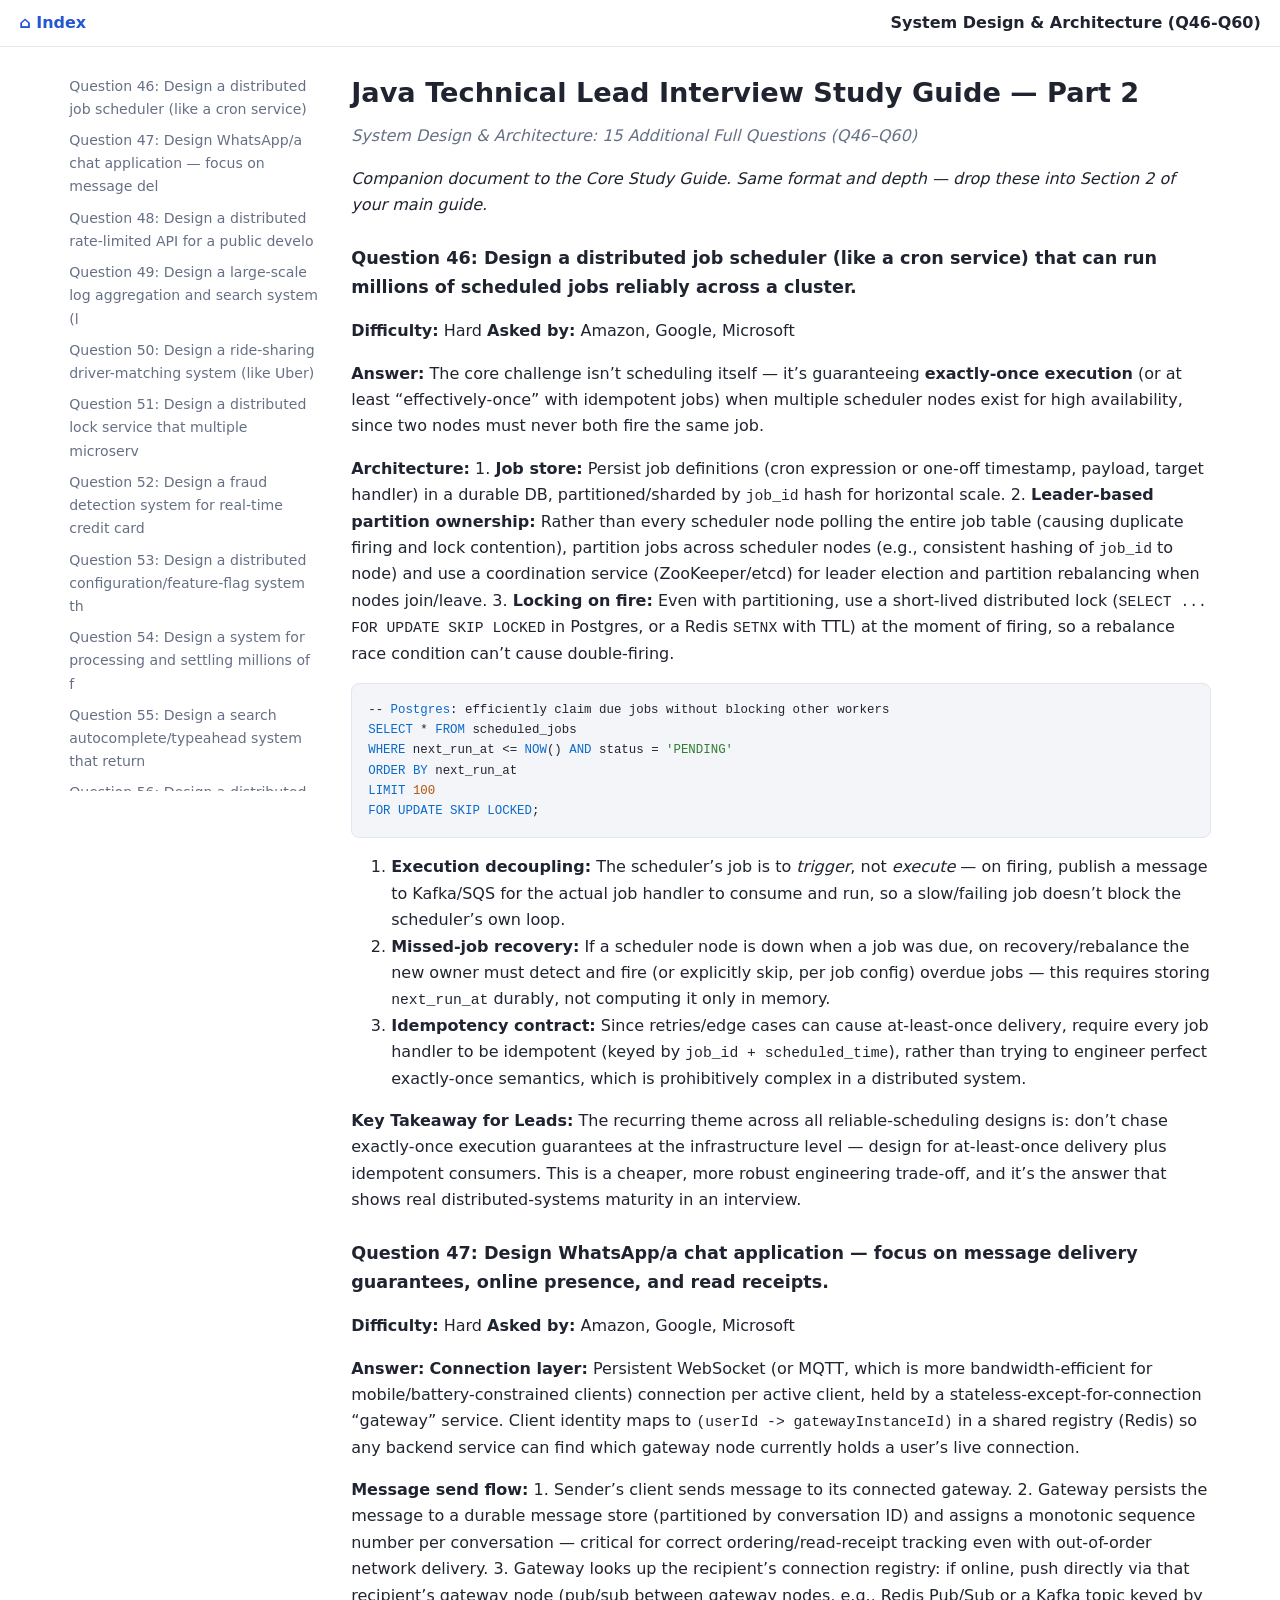
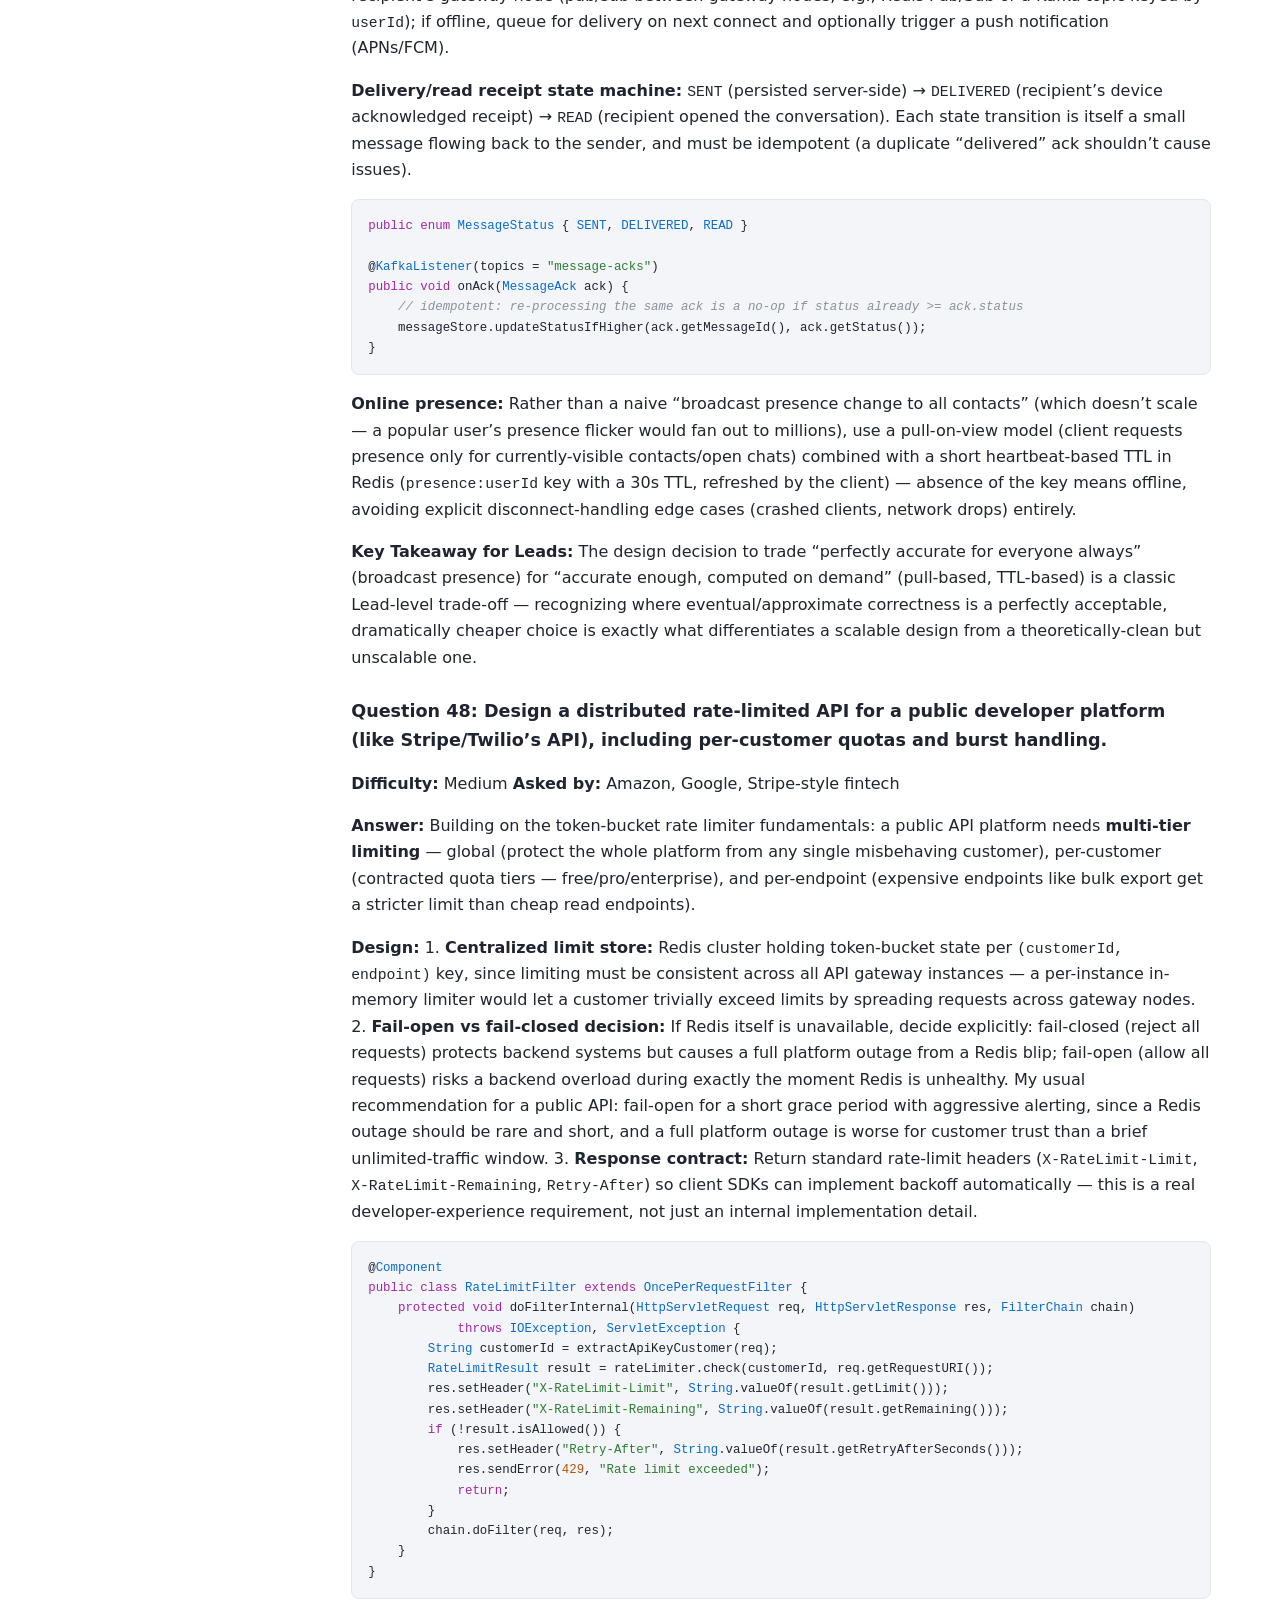
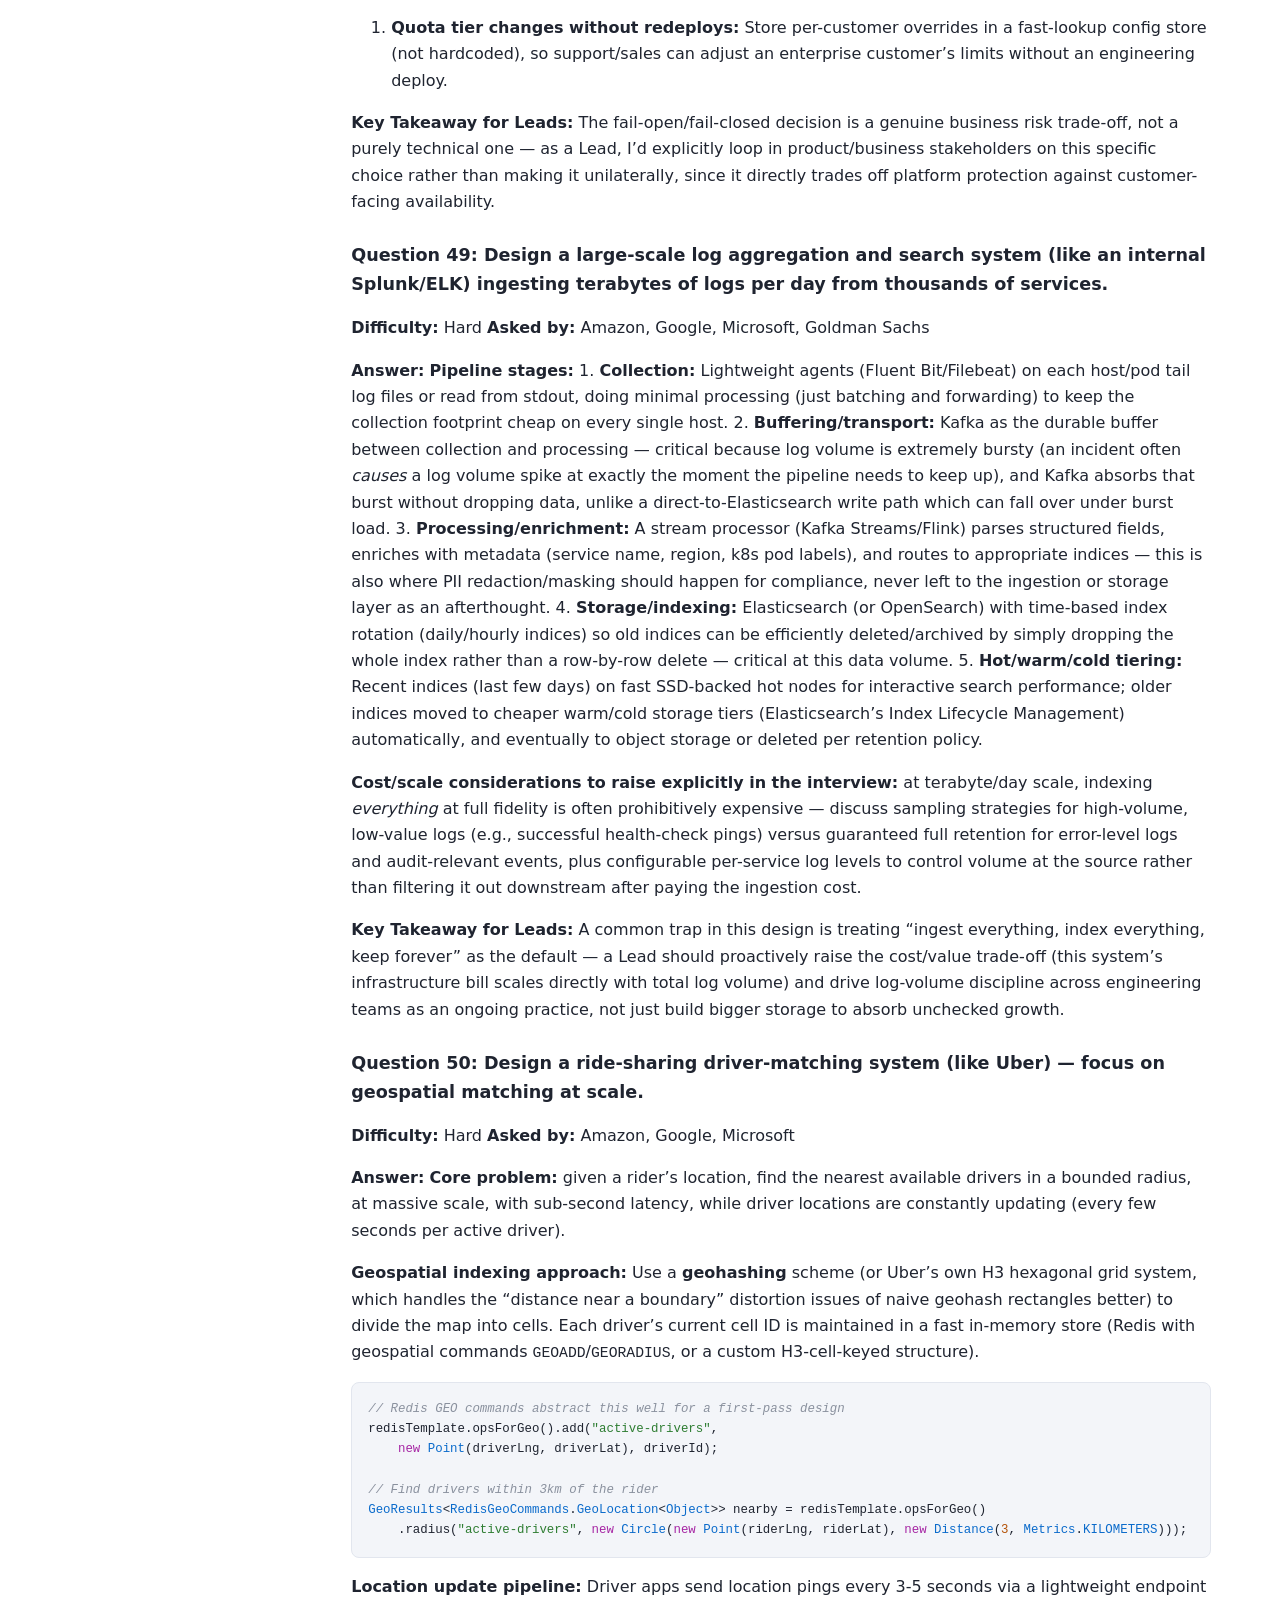
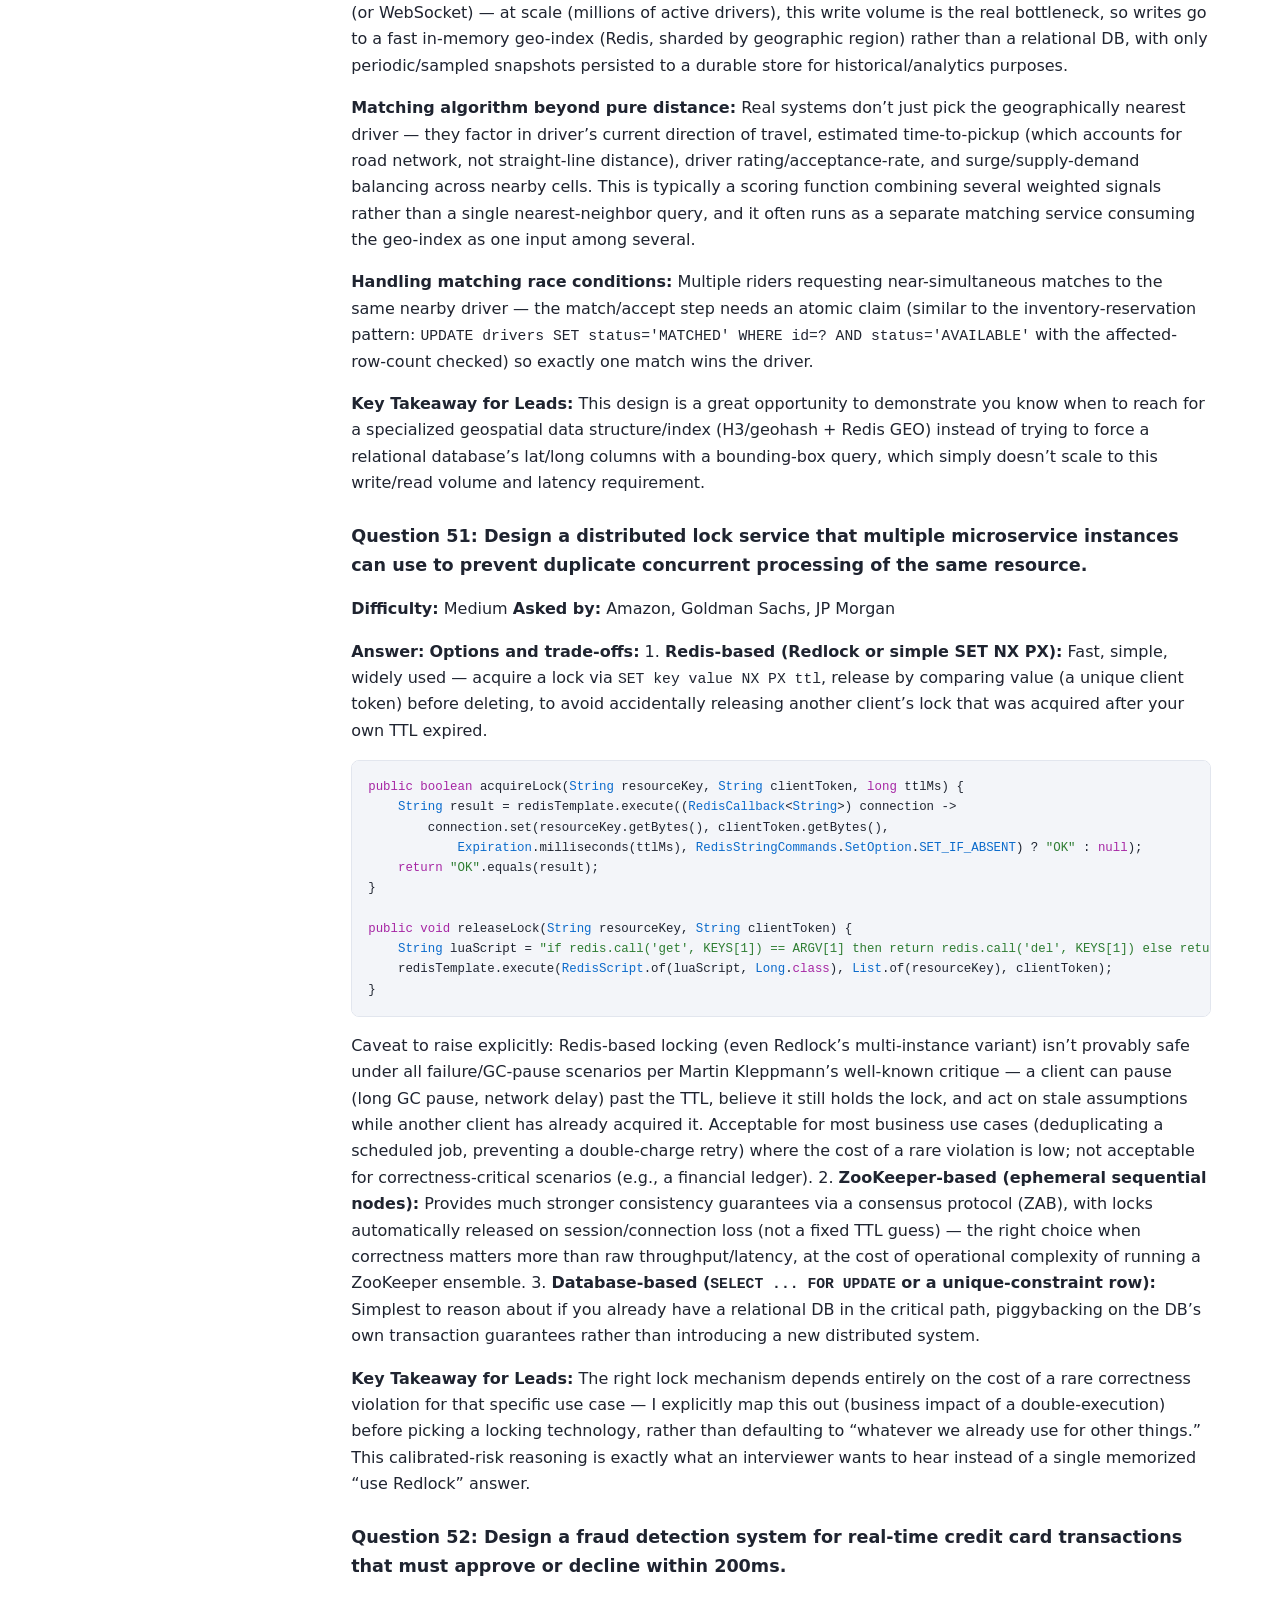
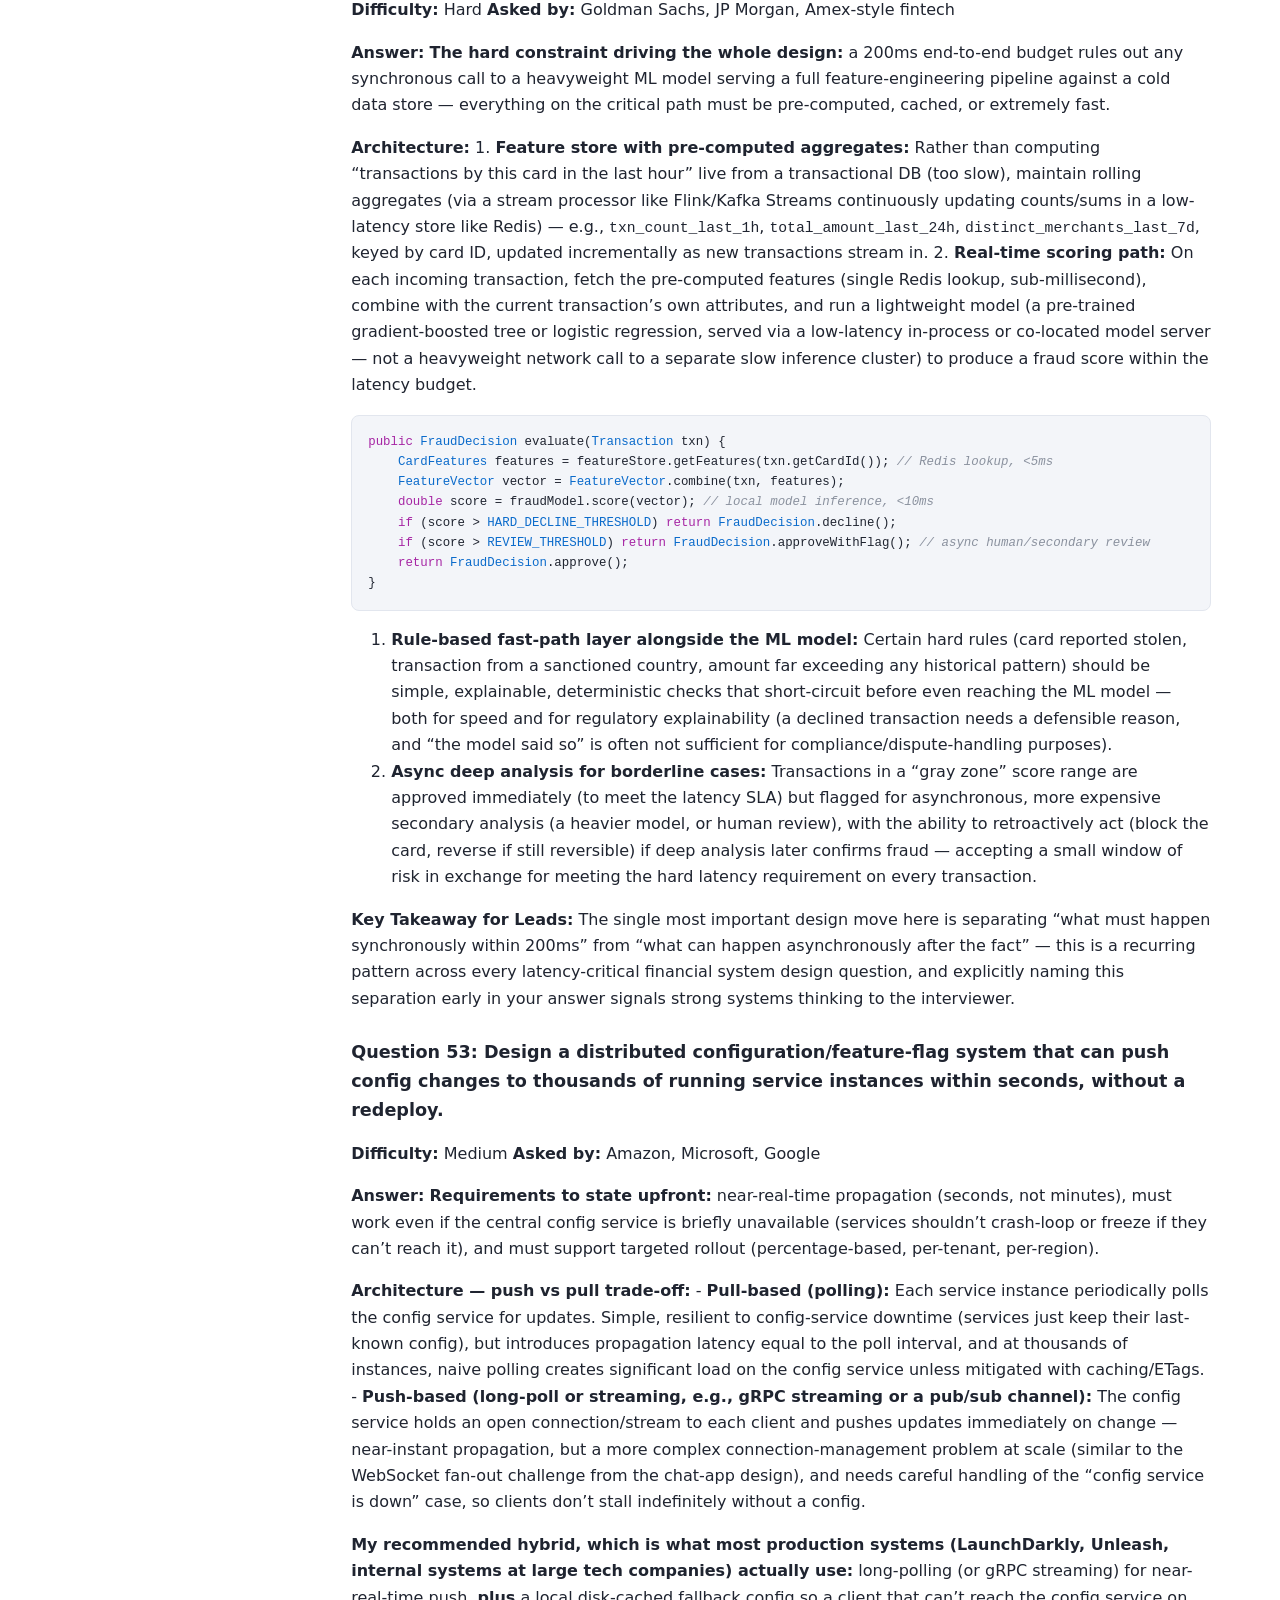
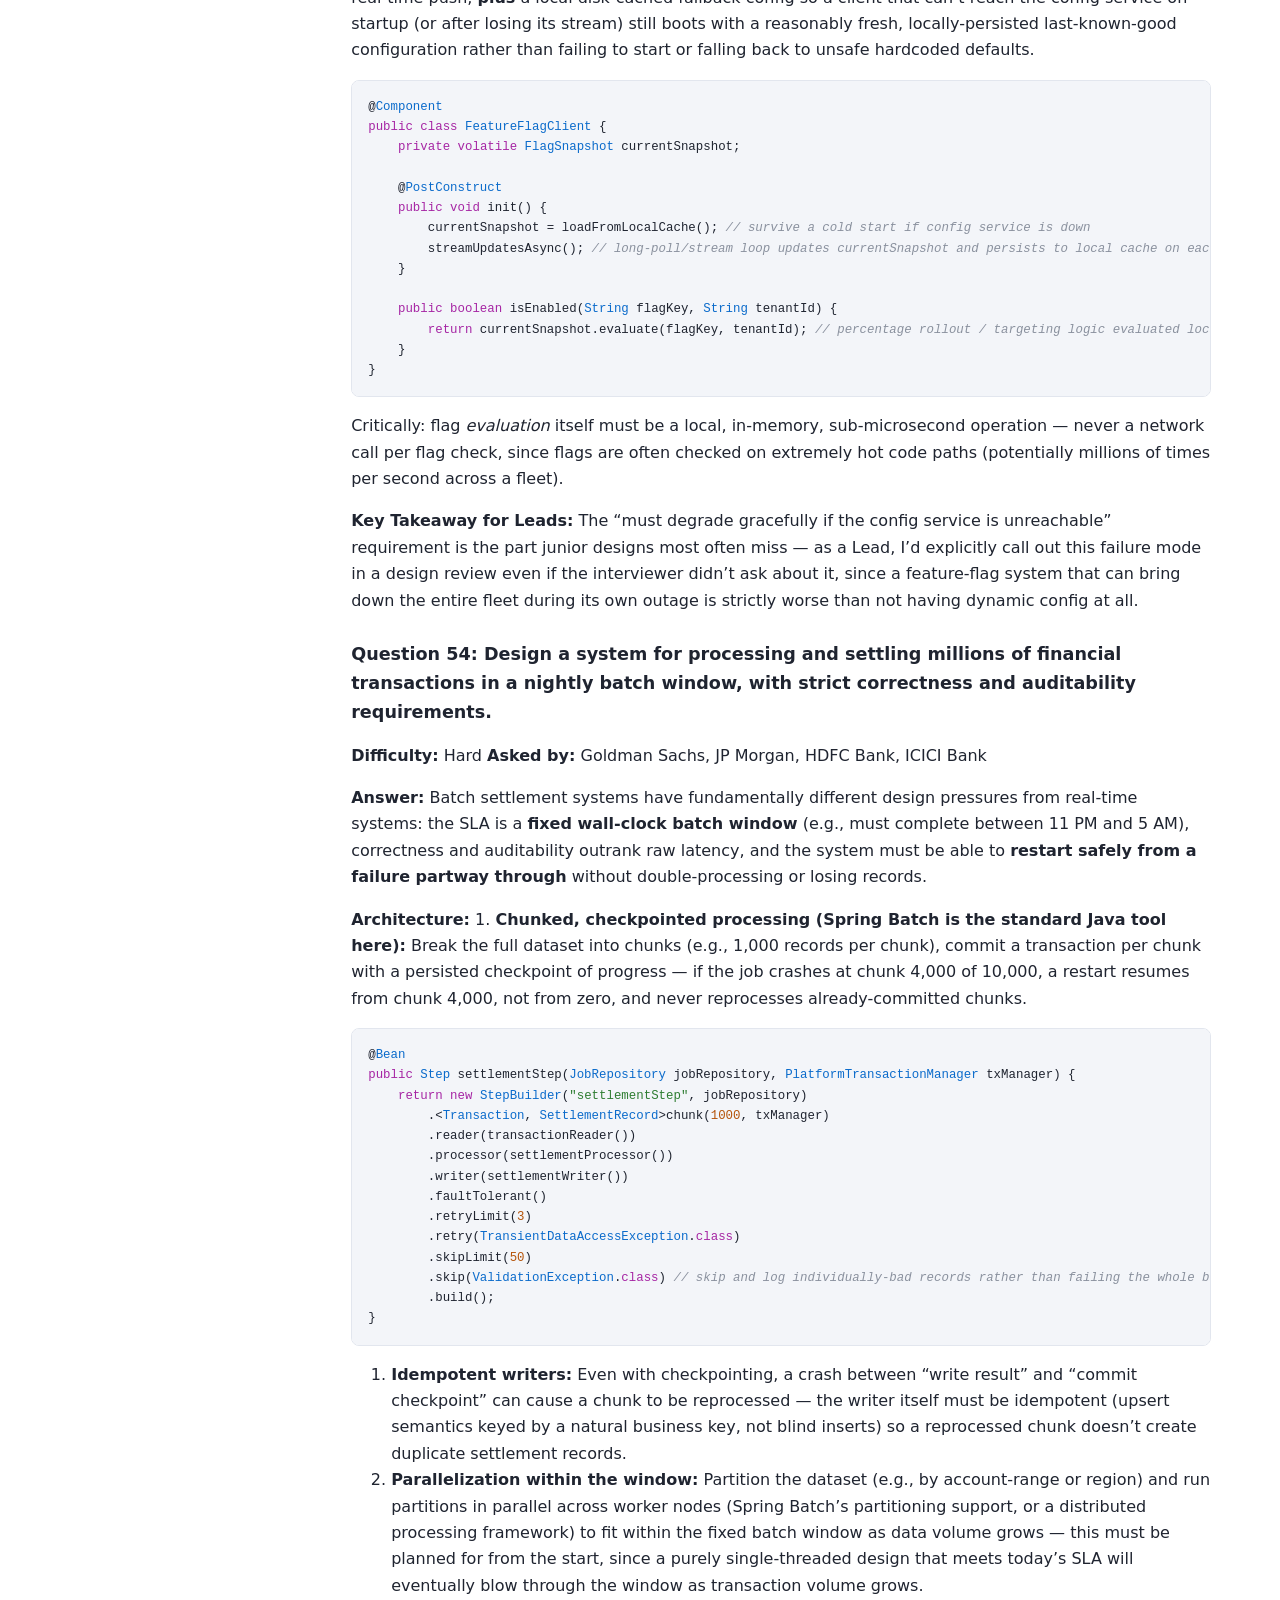
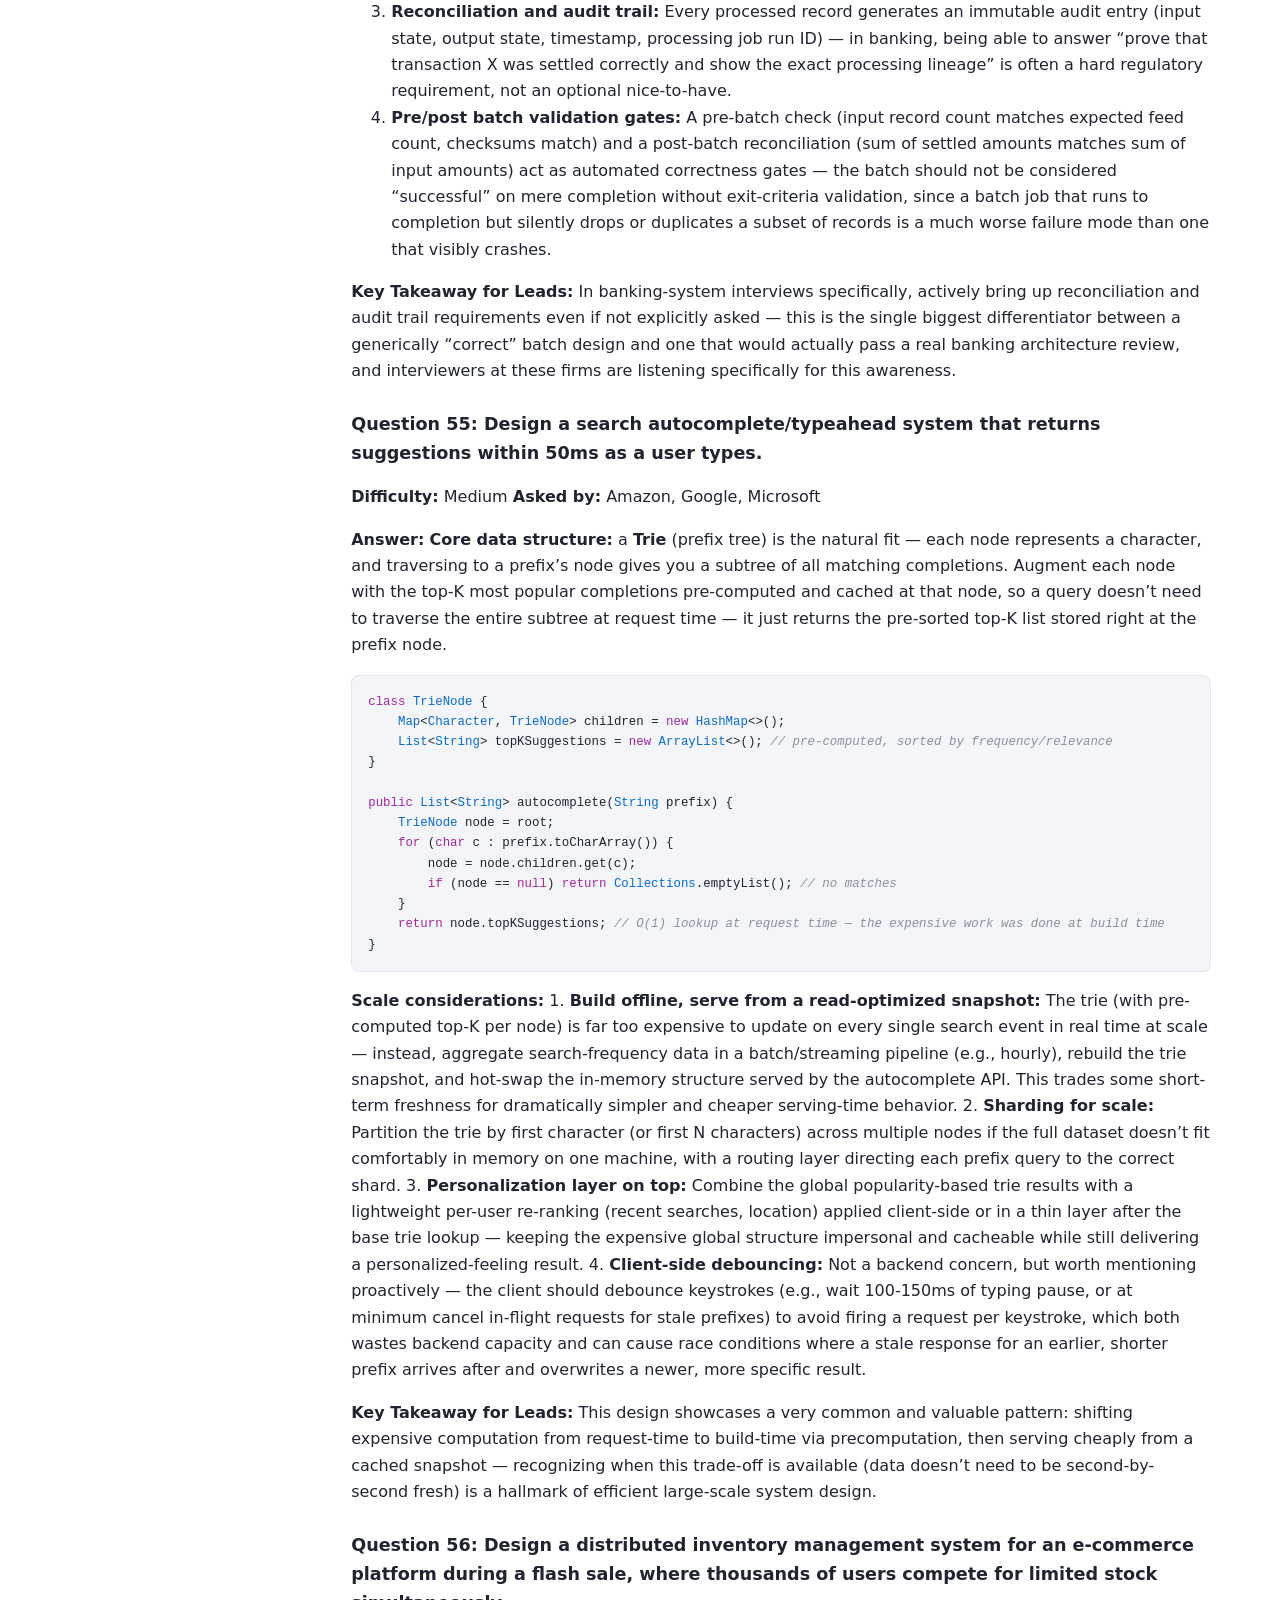
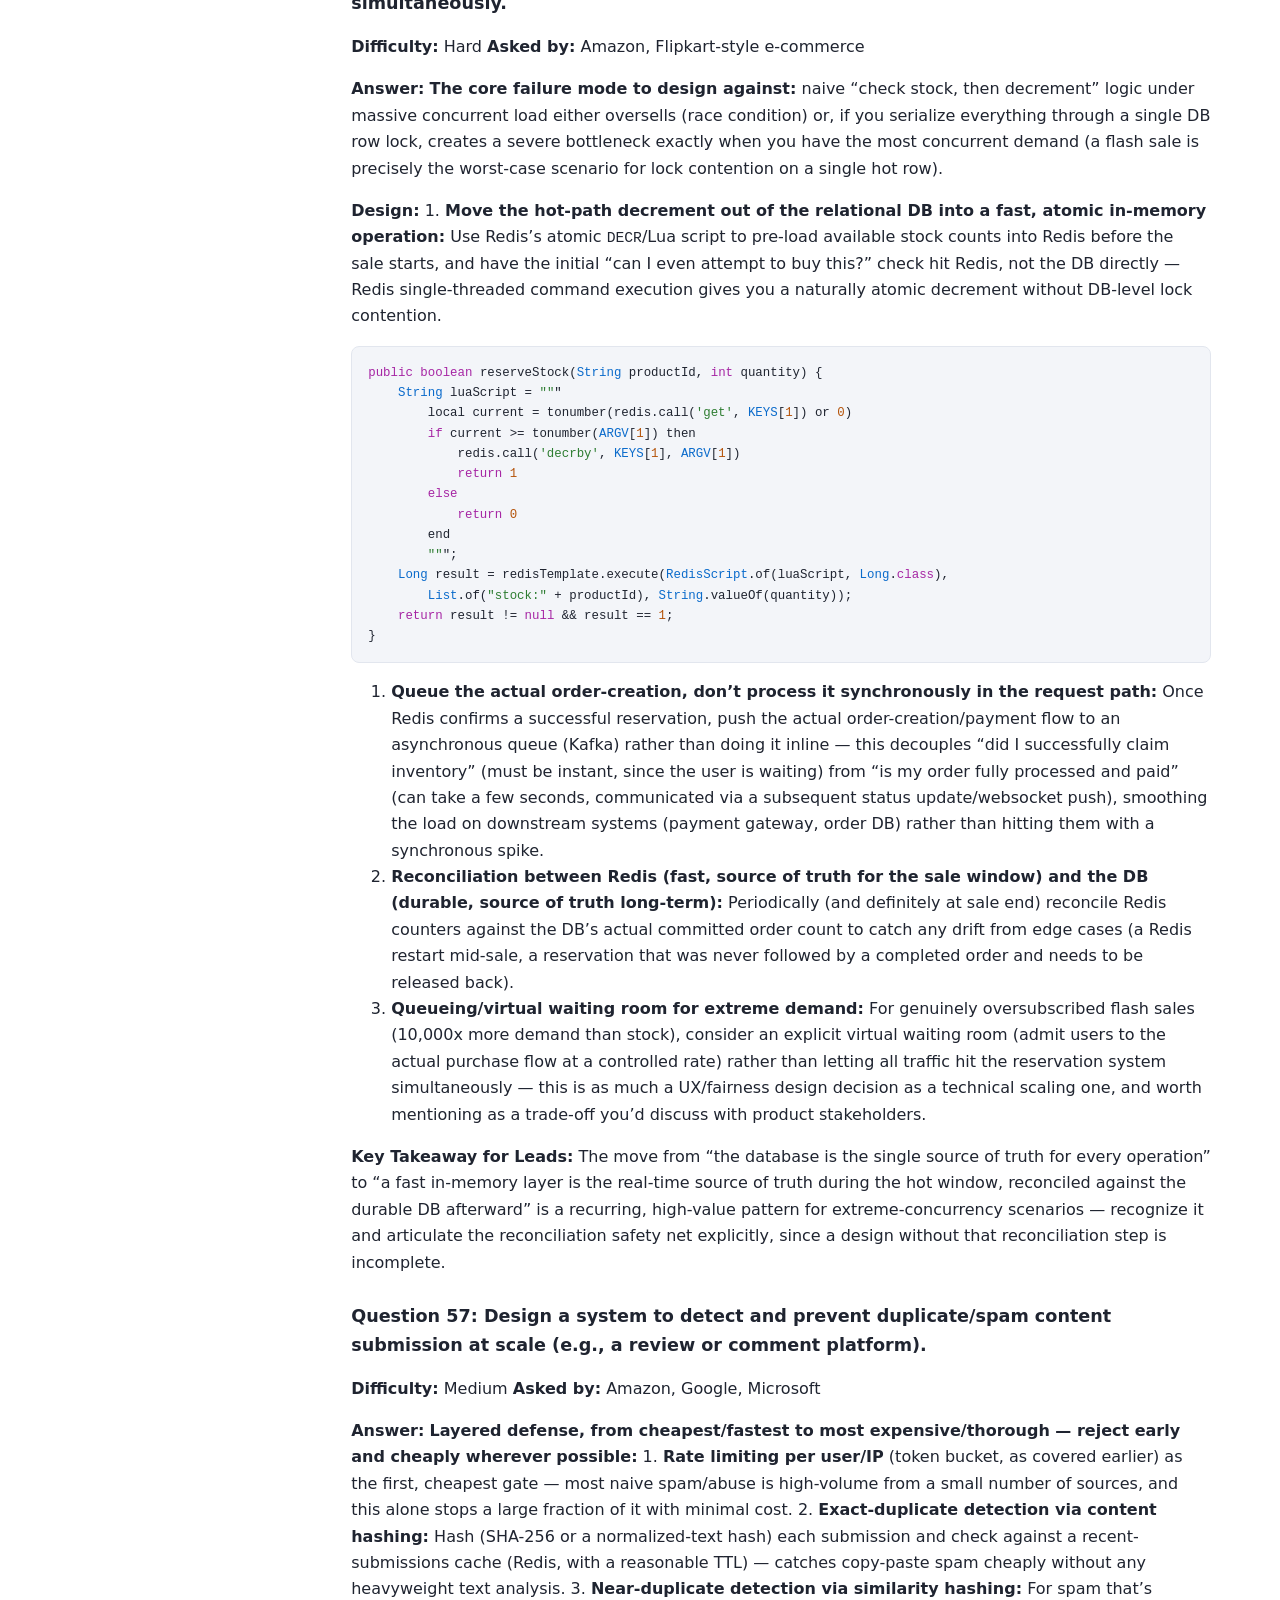
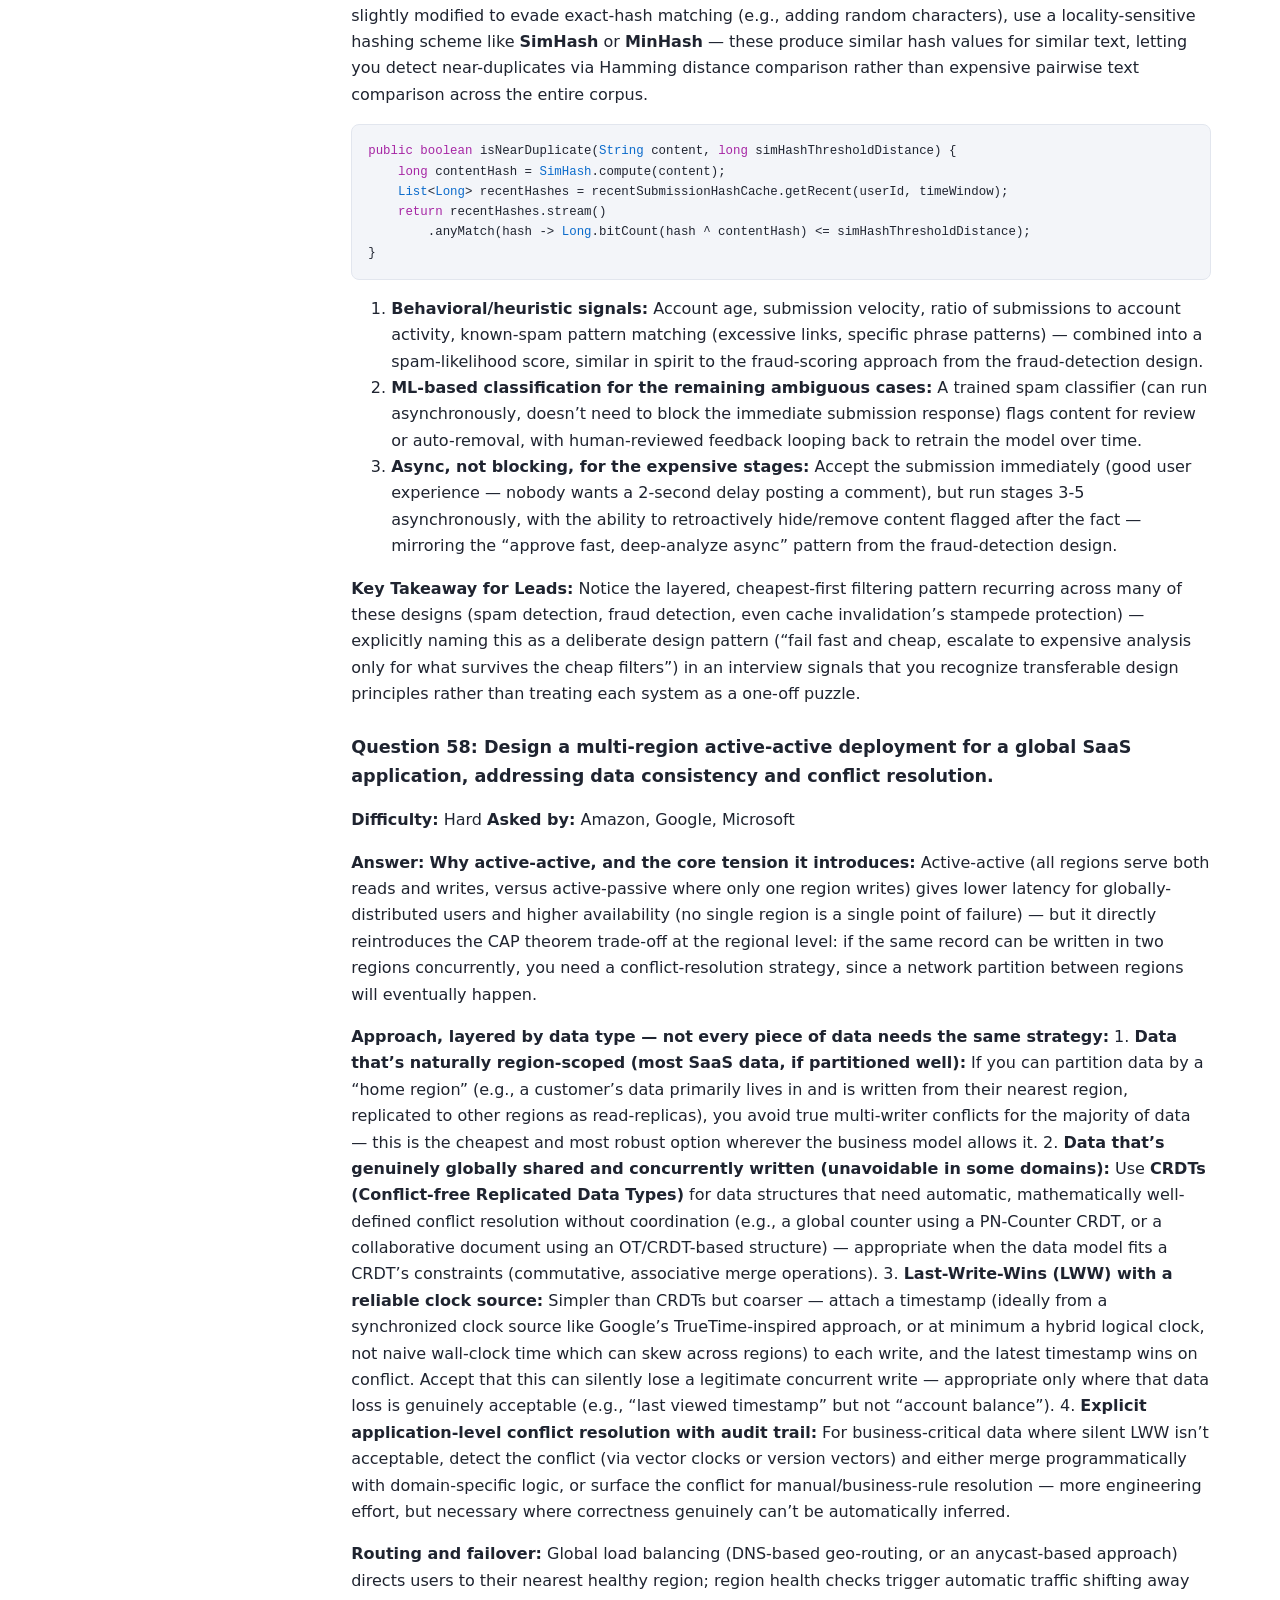
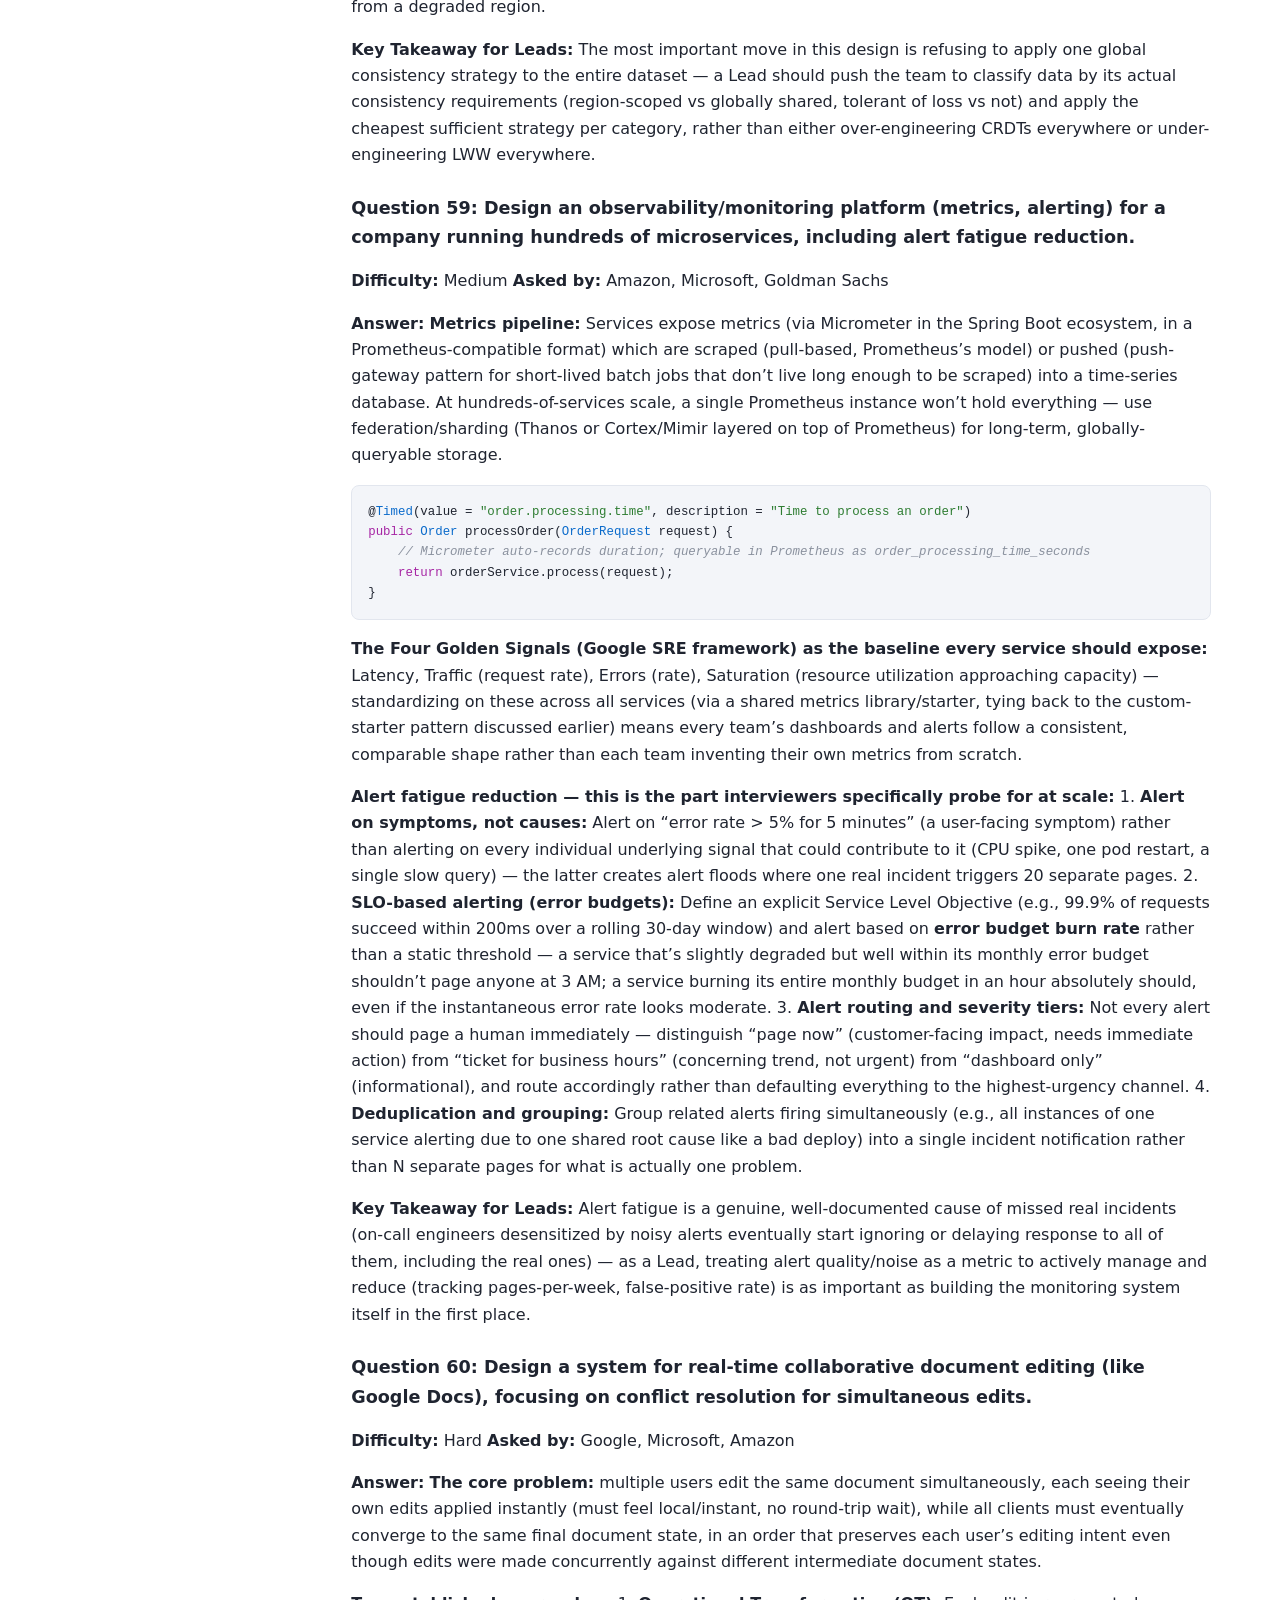
<file: pages/10-system-design-extended.html>
<!DOCTYPE html><html lang="en"><head><meta charset="utf-8"><meta name="viewport" content="width=device-width,initial-scale=1"><title>System Design &amp; Architecture (Q46-Q60)</title><link rel="stylesheet" href="../assets/style.css"></head><body>
<header class="top"><a href="../index.html">&#8962; Index</a><span class="sp"></span><strong>System Design &amp; Architecture (Q46-Q60)</strong></header>
<div class="layout"><nav class="toc"><a href="#question-46-design-a-distributed-job-scheduler-like-a-cron-s-0">Question 46: Design a distributed job scheduler (like a cron service) </a><a href="#question-47-design-whatsapp-a-chat-application-focus-on-mess-1">Question 47: Design WhatsApp/a chat application — focus on message del</a><a href="#question-48-design-a-distributed-rate-limited-api-for-a-publ-2">Question 48: Design a distributed rate-limited API for a public develo</a><a href="#question-49-design-a-large-scale-log-aggregation-and-search--3">Question 49: Design a large-scale log aggregation and search system (l</a><a href="#question-50-design-a-ride-sharing-driver-matching-system-lik-4">Question 50: Design a ride-sharing driver-matching system (like Uber) </a><a href="#question-51-design-a-distributed-lock-service-that-multiple--5">Question 51: Design a distributed lock service that multiple microserv</a><a href="#question-52-design-a-fraud-detection-system-for-real-time-cr-6">Question 52: Design a fraud detection system for real-time credit card</a><a href="#question-53-design-a-distributed-configuration-feature-flag--7">Question 53: Design a distributed configuration/feature-flag system th</a><a href="#question-54-design-a-system-for-processing-and-settling-mill-8">Question 54: Design a system for processing and settling millions of f</a><a href="#question-55-design-a-search-autocomplete-typeahead-system-th-9">Question 55: Design a search autocomplete/typeahead system that return</a><a href="#question-56-design-a-distributed-inventory-management-system-10">Question 56: Design a distributed inventory management system for an e</a><a href="#question-57-design-a-system-to-detect-and-prevent-duplicate--11">Question 57: Design a system to detect and prevent duplicate/spam cont</a><a href="#question-58-design-a-multi-region-active-active-deployment-f-12">Question 58: Design a multi-region active-active deployment for a glob</a><a href="#question-59-design-an-observability-monitoring-platform-metr-13">Question 59: Design an observability/monitoring platform (metrics, ale</a><a href="#question-60-design-a-system-for-real-time-collaborative-docu-14">Question 60: Design a system for real-time collaborative document edit</a></nav><main><h1 class="title">Java Technical Lead Interview Study Guide — Part 2</h1><p class="sub">System Design &amp; Architecture: 15 Additional Full Questions (Q46–Q60)</p><p><em>Companion document to the Core Study Guide. Same format and depth — drop these into Section 2 of your main guide.</em></p>
<h3 id="question-46-design-a-distributed-job-scheduler-like-a-cron-s-0" class="question">Question 46: Design a distributed job scheduler (like a cron service) that can run millions of scheduled jobs reliably across a cluster.</h3>
<p><strong>Difficulty:</strong> Hard <strong>Asked by:</strong> Amazon, Google, Microsoft</p>
<p><strong>Answer:</strong> The core challenge isn’t scheduling itself — it’s guaranteeing <strong>exactly-once execution</strong> (or at least “effectively-once” with idempotent jobs) when multiple scheduler nodes exist for high availability, since two nodes must never both fire the same job.</p>
<p><strong>Architecture:</strong> 1. <strong>Job store:</strong> Persist job definitions (cron expression or one-off timestamp, payload, target handler) in a durable DB, partitioned/sharded by <code>job_id</code> hash for horizontal scale. 2. <strong>Leader-based partition ownership:</strong> Rather than every scheduler node polling the entire job table (causing duplicate firing and lock contention), partition jobs across scheduler nodes (e.g., consistent hashing of <code>job_id</code> to node) and use a coordination service (ZooKeeper/etcd) for leader election and partition rebalancing when nodes join/leave. 3. <strong>Locking on fire:</strong> Even with partitioning, use a short-lived distributed lock (<code>SELECT ... FOR UPDATE SKIP LOCKED</code> in Postgres, or a Redis <code>SETNX</code> with TTL) at the moment of firing, so a rebalance race condition can’t cause double-firing.</p>
<pre><code>-- <span class="t">Postgres</span>: efficiently claim due jobs without blocking other workers
<span class="t">SELECT</span> * <span class="t">FROM</span> scheduled_jobs
<span class="t">WHERE</span> next_run_at &lt;= <span class="t">NOW</span>() <span class="t">AND</span> status = <span class="s">&#x27;PENDING&#x27;</span>
<span class="t">ORDER</span> <span class="t">BY</span> next_run_at
<span class="t">LIMIT</span> <span class="n">100</span>
<span class="t">FOR</span> <span class="t">UPDATE</span> <span class="t">SKIP</span> <span class="t">LOCKED</span>;</code></pre>
<ol><li><strong>Execution decoupling:</strong> The scheduler’s job is to <em>trigger</em>, not <em>execute</em> — on firing, publish a message to Kafka/SQS for the actual job handler to consume and run, so a slow/failing job doesn’t block the scheduler’s own loop.</li><li><strong>Missed-job recovery:</strong> If a scheduler node is down when a job was due, on recovery/rebalance the new owner must detect and fire (or explicitly skip, per job config) overdue jobs — this requires storing <code>next_run_at</code> durably, not computing it only in memory.</li><li><strong>Idempotency contract:</strong> Since retries/edge cases can cause at-least-once delivery, require every job handler to be idempotent (keyed by <code>job_id + scheduled_time</code>), rather than trying to engineer perfect exactly-once semantics, which is prohibitively complex in a distributed system.</li></ol>
<p><strong>Key Takeaway for Leads:</strong> The recurring theme across all reliable-scheduling designs is: don’t chase exactly-once execution guarantees at the infrastructure level — design for at-least-once delivery plus idempotent consumers. This is a cheaper, more robust engineering trade-off, and it’s the answer that shows real distributed-systems maturity in an interview.</p>
<h3 id="question-47-design-whatsapp-a-chat-application-focus-on-mess-1" class="question">Question 47: Design WhatsApp/a chat application — focus on message delivery guarantees, online presence, and read receipts.</h3>
<p><strong>Difficulty:</strong> Hard <strong>Asked by:</strong> Amazon, Google, Microsoft</p>
<p><strong>Answer:</strong> <strong>Connection layer:</strong> Persistent WebSocket (or MQTT, which is more bandwidth-efficient for mobile/battery-constrained clients) connection per active client, held by a stateless-except-for-connection “gateway” service. Client identity maps to <code>(userId -&gt; gatewayInstanceId)</code> in a shared registry (Redis) so any backend service can find which gateway node currently holds a user’s live connection.</p>
<p><strong>Message send flow:</strong> 1. Sender’s client sends message to its connected gateway. 2. Gateway persists the message to a durable message store (partitioned by conversation ID) and assigns a monotonic sequence number per conversation — critical for correct ordering/read-receipt tracking even with out-of-order network delivery. 3. Gateway looks up the recipient’s connection registry: if online, push directly via that recipient’s gateway node (pub/sub between gateway nodes, e.g., Redis Pub/Sub or a Kafka topic keyed by <code>userId</code>); if offline, queue for delivery on next connect and optionally trigger a push notification (APNs/FCM).</p>
<p><strong>Delivery/read receipt state machine:</strong> <code>SENT</code> (persisted server-side) → <code>DELIVERED</code> (recipient’s device acknowledged receipt) → <code>READ</code> (recipient opened the conversation). Each state transition is itself a small message flowing back to the sender, and must be idempotent (a duplicate “delivered” ack shouldn’t cause issues).</p>
<pre><code><span class="k">public</span> <span class="k">enum</span> <span class="t">MessageStatus</span> { <span class="t">SENT</span>, <span class="t">DELIVERED</span>, <span class="t">READ</span> }

@<span class="t">KafkaListener</span>(topics = <span class="s">&quot;message-acks&quot;</span>)
<span class="k">public</span> <span class="k">void</span> onAck(<span class="t">MessageAck</span> ack) {
    <span class="c">// idempotent: re-processing the same ack is a no-op if status already &gt;= ack.status</span>
    messageStore.updateStatusIfHigher(ack.getMessageId(), ack.getStatus());
}</code></pre>
<p><strong>Online presence:</strong> Rather than a naive “broadcast presence change to all contacts” (which doesn’t scale — a popular user’s presence flicker would fan out to millions), use a pull-on-view model (client requests presence only for currently-visible contacts/open chats) combined with a short heartbeat-based TTL in Redis (<code>presence:userId</code> key with a 30s TTL, refreshed by the client) — absence of the key means offline, avoiding explicit disconnect-handling edge cases (crashed clients, network drops) entirely.</p>
<p><strong>Key Takeaway for Leads:</strong> The design decision to trade “perfectly accurate for everyone always” (broadcast presence) for “accurate enough, computed on demand” (pull-based, TTL-based) is a classic Lead-level trade-off — recognizing where eventual/approximate correctness is a perfectly acceptable, dramatically cheaper choice is exactly what differentiates a scalable design from a theoretically-clean but unscalable one.</p>
<h3 id="question-48-design-a-distributed-rate-limited-api-for-a-publ-2" class="question">Question 48: Design a distributed rate-limited API for a public developer platform (like Stripe/Twilio’s API), including per-customer quotas and burst handling.</h3>
<p><strong>Difficulty:</strong> Medium <strong>Asked by:</strong> Amazon, Google, Stripe-style fintech</p>
<p><strong>Answer:</strong> Building on the token-bucket rate limiter fundamentals: a public API platform needs <strong>multi-tier limiting</strong> — global (protect the whole platform from any single misbehaving customer), per-customer (contracted quota tiers — free/pro/enterprise), and per-endpoint (expensive endpoints like bulk export get a stricter limit than cheap read endpoints).</p>
<p><strong>Design:</strong> 1. <strong>Centralized limit store:</strong> Redis cluster holding token-bucket state per <code>(customerId, endpoint)</code> key, since limiting must be consistent across all API gateway instances — a per-instance in-memory limiter would let a customer trivially exceed limits by spreading requests across gateway nodes. 2. <strong>Fail-open vs fail-closed decision:</strong> If Redis itself is unavailable, decide explicitly: fail-closed (reject all requests) protects backend systems but causes a full platform outage from a Redis blip; fail-open (allow all requests) risks a backend overload during exactly the moment Redis is unhealthy. My usual recommendation for a public API: fail-open for a short grace period with aggressive alerting, since a Redis outage should be rare and short, and a full platform outage is worse for customer trust than a brief unlimited-traffic window. 3. <strong>Response contract:</strong> Return standard rate-limit headers (<code>X-RateLimit-Limit</code>, <code>X-RateLimit-Remaining</code>, <code>Retry-After</code>) so client SDKs can implement backoff automatically — this is a real developer-experience requirement, not just an internal implementation detail.</p>
<pre><code>@<span class="t">Component</span>
<span class="k">public</span> <span class="k">class</span> <span class="t">RateLimitFilter</span> <span class="k">extends</span> <span class="t">OncePerRequestFilter</span> {
    <span class="k">protected</span> <span class="k">void</span> doFilterInternal(<span class="t">HttpServletRequest</span> req, <span class="t">HttpServletResponse</span> res, <span class="t">FilterChain</span> chain)
            <span class="k">throws</span> <span class="t">IOException</span>, <span class="t">ServletException</span> {
        <span class="t">String</span> customerId = extractApiKeyCustomer(req);
        <span class="t">RateLimitResult</span> result = rateLimiter.check(customerId, req.getRequestURI());
        res.setHeader(<span class="s">&quot;X-RateLimit-Limit&quot;</span>, <span class="t">String</span>.valueOf(result.getLimit()));
        res.setHeader(<span class="s">&quot;X-RateLimit-Remaining&quot;</span>, <span class="t">String</span>.valueOf(result.getRemaining()));
        <span class="k">if</span> (!result.isAllowed()) {
            res.setHeader(<span class="s">&quot;Retry-After&quot;</span>, <span class="t">String</span>.valueOf(result.getRetryAfterSeconds()));
            res.sendError(<span class="n">429</span>, <span class="s">&quot;Rate limit exceeded&quot;</span>);
            <span class="k">return</span>;
        }
        chain.doFilter(req, res);
    }
}</code></pre>
<ol><li><strong>Quota tier changes without redeploys:</strong> Store per-customer overrides in a fast-lookup config store (not hardcoded), so support/sales can adjust an enterprise customer’s limits without an engineering deploy.</li></ol>
<p><strong>Key Takeaway for Leads:</strong> The fail-open/fail-closed decision is a genuine business risk trade-off, not a purely technical one — as a Lead, I’d explicitly loop in product/business stakeholders on this specific choice rather than making it unilaterally, since it directly trades off platform protection against customer-facing availability.</p>
<h3 id="question-49-design-a-large-scale-log-aggregation-and-search--3" class="question">Question 49: Design a large-scale log aggregation and search system (like an internal Splunk/ELK) ingesting terabytes of logs per day from thousands of services.</h3>
<p><strong>Difficulty:</strong> Hard <strong>Asked by:</strong> Amazon, Google, Microsoft, Goldman Sachs</p>
<p><strong>Answer:</strong> <strong>Pipeline stages:</strong> 1. <strong>Collection:</strong> Lightweight agents (Fluent Bit/Filebeat) on each host/pod tail log files or read from stdout, doing minimal processing (just batching and forwarding) to keep the collection footprint cheap on every single host. 2. <strong>Buffering/transport:</strong> Kafka as the durable buffer between collection and processing — critical because log volume is extremely bursty (an incident often <em>causes</em> a log volume spike at exactly the moment the pipeline needs to keep up), and Kafka absorbs that burst without dropping data, unlike a direct-to-Elasticsearch write path which can fall over under burst load. 3. <strong>Processing/enrichment:</strong> A stream processor (Kafka Streams/Flink) parses structured fields, enriches with metadata (service name, region, k8s pod labels), and routes to appropriate indices — this is also where PII redaction/masking should happen for compliance, never left to the ingestion or storage layer as an afterthought. 4. <strong>Storage/indexing:</strong> Elasticsearch (or OpenSearch) with time-based index rotation (daily/hourly indices) so old indices can be efficiently deleted/archived by simply dropping the whole index rather than a row-by-row delete — critical at this data volume. 5. <strong>Hot/warm/cold tiering:</strong> Recent indices (last few days) on fast SSD-backed hot nodes for interactive search performance; older indices moved to cheaper warm/cold storage tiers (Elasticsearch’s Index Lifecycle Management) automatically, and eventually to object storage or deleted per retention policy.</p>
<p><strong>Cost/scale considerations to raise explicitly in the interview:</strong> at terabyte/day scale, indexing <em>everything</em> at full fidelity is often prohibitively expensive — discuss sampling strategies for high-volume, low-value logs (e.g., successful health-check pings) versus guaranteed full retention for error-level logs and audit-relevant events, plus configurable per-service log levels to control volume at the source rather than filtering it out downstream after paying the ingestion cost.</p>
<p><strong>Key Takeaway for Leads:</strong> A common trap in this design is treating “ingest everything, index everything, keep forever” as the default — a Lead should proactively raise the cost/value trade-off (this system’s infrastructure bill scales directly with total log volume) and drive log-volume discipline across engineering teams as an ongoing practice, not just build bigger storage to absorb unchecked growth.</p>
<h3 id="question-50-design-a-ride-sharing-driver-matching-system-lik-4" class="question">Question 50: Design a ride-sharing driver-matching system (like Uber) — focus on geospatial matching at scale.</h3>
<p><strong>Difficulty:</strong> Hard <strong>Asked by:</strong> Amazon, Google, Microsoft</p>
<p><strong>Answer:</strong> <strong>Core problem:</strong> given a rider’s location, find the nearest available drivers in a bounded radius, at massive scale, with sub-second latency, while driver locations are constantly updating (every few seconds per active driver).</p>
<p><strong>Geospatial indexing approach:</strong> Use a <strong>geohashing</strong> scheme (or Uber’s own H3 hexagonal grid system, which handles the “distance near a boundary” distortion issues of naive geohash rectangles better) to divide the map into cells. Each driver’s current cell ID is maintained in a fast in-memory store (Redis with geospatial commands <code>GEOADD</code>/<code>GEORADIUS</code>, or a custom H3-cell-keyed structure).</p>
<pre><code><span class="c">// Redis GEO commands abstract this well for a first-pass design</span>
redisTemplate.opsForGeo().add(<span class="s">&quot;active-drivers&quot;</span>, 
    <span class="k">new</span> <span class="t">Point</span>(driverLng, driverLat), driverId);

<span class="c">// Find drivers within 3km of the rider</span>
<span class="t">GeoResults</span>&lt;<span class="t">RedisGeoCommands</span>.<span class="t">GeoLocation</span>&lt;<span class="t">Object</span>&gt;&gt; nearby = redisTemplate.opsForGeo()
    .radius(<span class="s">&quot;active-drivers&quot;</span>, <span class="k">new</span> <span class="t">Circle</span>(<span class="k">new</span> <span class="t">Point</span>(riderLng, riderLat), <span class="k">new</span> <span class="t">Distance</span>(<span class="n">3</span>, <span class="t">Metrics</span>.<span class="t">KILOMETERS</span>)));</code></pre>
<p><strong>Location update pipeline:</strong> Driver apps send location pings every 3-5 seconds via a lightweight endpoint (or WebSocket) — at scale (millions of active drivers), this write volume is the real bottleneck, so writes go to a fast in-memory geo-index (Redis, sharded by geographic region) rather than a relational DB, with only periodic/sampled snapshots persisted to a durable store for historical/analytics purposes.</p>
<p><strong>Matching algorithm beyond pure distance:</strong> Real systems don’t just pick the geographically nearest driver — they factor in driver’s current direction of travel, estimated time-to-pickup (which accounts for road network, not straight-line distance), driver rating/acceptance-rate, and surge/supply-demand balancing across nearby cells. This is typically a scoring function combining several weighted signals rather than a single nearest-neighbor query, and it often runs as a separate matching service consuming the geo-index as one input among several.</p>
<p><strong>Handling matching race conditions:</strong> Multiple riders requesting near-simultaneous matches to the same nearby driver — the match/accept step needs an atomic claim (similar to the inventory-reservation pattern: <code>UPDATE drivers SET status=&#x27;MATCHED&#x27; WHERE id=? AND status=&#x27;AVAILABLE&#x27;</code> with the affected-row-count checked) so exactly one match wins the driver.</p>
<p><strong>Key Takeaway for Leads:</strong> This design is a great opportunity to demonstrate you know when to reach for a specialized geospatial data structure/index (H3/geohash + Redis GEO) instead of trying to force a relational database’s lat/long columns with a bounding-box query, which simply doesn’t scale to this write/read volume and latency requirement.</p>
<h3 id="question-51-design-a-distributed-lock-service-that-multiple--5" class="question">Question 51: Design a distributed lock service that multiple microservice instances can use to prevent duplicate concurrent processing of the same resource.</h3>
<p><strong>Difficulty:</strong> Medium <strong>Asked by:</strong> Amazon, Goldman Sachs, JP Morgan</p>
<p><strong>Answer:</strong> <strong>Options and trade-offs:</strong> 1. <strong>Redis-based (Redlock or simple SET NX PX):</strong> Fast, simple, widely used — acquire a lock via <code>SET key value NX PX ttl</code>, release by comparing value (a unique client token) before deleting, to avoid accidentally releasing another client’s lock that was acquired after your own TTL expired.</p>
<pre><code><span class="k">public</span> <span class="k">boolean</span> acquireLock(<span class="t">String</span> resourceKey, <span class="t">String</span> clientToken, <span class="k">long</span> ttlMs) {
    <span class="t">String</span> result = redisTemplate.execute((<span class="t">RedisCallback</span>&lt;<span class="t">String</span>&gt;) connection -&gt;
        connection.set(resourceKey.getBytes(), clientToken.getBytes(),
            <span class="t">Expiration</span>.milliseconds(ttlMs), <span class="t">RedisStringCommands</span>.<span class="t">SetOption</span>.<span class="t">SET_IF_ABSENT</span>) ? <span class="s">&quot;OK&quot;</span> : <span class="k">null</span>);
    <span class="k">return</span> <span class="s">&quot;OK&quot;</span>.equals(result);
}

<span class="k">public</span> <span class="k">void</span> releaseLock(<span class="t">String</span> resourceKey, <span class="t">String</span> clientToken) {
    <span class="t">String</span> luaScript = <span class="s">&quot;if redis.call(&#x27;get&#x27;, KEYS[1]) == ARGV[1] then return redis.call(&#x27;del&#x27;, KEYS[1]) else return 0 end&quot;</span>;
    redisTemplate.execute(<span class="t">RedisScript</span>.of(luaScript, <span class="t">Long</span>.<span class="k">class</span>), <span class="t">List</span>.of(resourceKey), clientToken);
}</code></pre>
<p>Caveat to raise explicitly: Redis-based locking (even Redlock’s multi-instance variant) isn’t provably safe under all failure/GC-pause scenarios per Martin Kleppmann’s well-known critique — a client can pause (long GC pause, network delay) past the TTL, believe it still holds the lock, and act on stale assumptions while another client has already acquired it. Acceptable for most business use cases (deduplicating a scheduled job, preventing a double-charge retry) where the cost of a rare violation is low; not acceptable for correctness-critical scenarios (e.g., a financial ledger). 2. <strong>ZooKeeper-based (ephemeral sequential nodes):</strong> Provides much stronger consistency guarantees via a consensus protocol (ZAB), with locks automatically released on session/connection loss (not a fixed TTL guess) — the right choice when correctness matters more than raw throughput/latency, at the cost of operational complexity of running a ZooKeeper ensemble. 3. <strong>Database-based (</strong><strong><code>SELECT ... FOR UPDATE</code></strong><strong> or a unique-constraint row):</strong> Simplest to reason about if you already have a relational DB in the critical path, piggybacking on the DB’s own transaction guarantees rather than introducing a new distributed system.</p>
<p><strong>Key Takeaway for Leads:</strong> The right lock mechanism depends entirely on the cost of a rare correctness violation for that specific use case — I explicitly map this out (business impact of a double-execution) before picking a locking technology, rather than defaulting to “whatever we already use for other things.” This calibrated-risk reasoning is exactly what an interviewer wants to hear instead of a single memorized “use Redlock” answer.</p>
<h3 id="question-52-design-a-fraud-detection-system-for-real-time-cr-6" class="question">Question 52: Design a fraud detection system for real-time credit card transactions that must approve or decline within 200ms.</h3>
<p><strong>Difficulty:</strong> Hard <strong>Asked by:</strong> Goldman Sachs, JP Morgan, Amex-style fintech</p>
<p><strong>Answer:</strong> <strong>The hard constraint driving the whole design:</strong> a 200ms end-to-end budget rules out any synchronous call to a heavyweight ML model serving a full feature-engineering pipeline against a cold data store — everything on the critical path must be pre-computed, cached, or extremely fast.</p>
<p><strong>Architecture:</strong> 1. <strong>Feature store with pre-computed aggregates:</strong> Rather than computing “transactions by this card in the last hour” live from a transactional DB (too slow), maintain rolling aggregates (via a stream processor like Flink/Kafka Streams continuously updating counts/sums in a low-latency store like Redis) — e.g., <code>txn_count_last_1h</code>, <code>total_amount_last_24h</code>, <code>distinct_merchants_last_7d</code>, keyed by card ID, updated incrementally as new transactions stream in. 2. <strong>Real-time scoring path:</strong> On each incoming transaction, fetch the pre-computed features (single Redis lookup, sub-millisecond), combine with the current transaction’s own attributes, and run a lightweight model (a pre-trained gradient-boosted tree or logistic regression, served via a low-latency in-process or co-located model server — not a heavyweight network call to a separate slow inference cluster) to produce a fraud score within the latency budget.</p>
<pre><code><span class="k">public</span> <span class="t">FraudDecision</span> evaluate(<span class="t">Transaction</span> txn) {
    <span class="t">CardFeatures</span> features = featureStore.getFeatures(txn.getCardId()); <span class="c">// Redis lookup, &lt;5ms</span>
    <span class="t">FeatureVector</span> vector = <span class="t">FeatureVector</span>.combine(txn, features);
    <span class="k">double</span> score = fraudModel.score(vector); <span class="c">// local model inference, &lt;10ms</span>
    <span class="k">if</span> (score &gt; <span class="t">HARD_DECLINE_THRESHOLD</span>) <span class="k">return</span> <span class="t">FraudDecision</span>.decline();
    <span class="k">if</span> (score &gt; <span class="t">REVIEW_THRESHOLD</span>) <span class="k">return</span> <span class="t">FraudDecision</span>.approveWithFlag(); <span class="c">// async human/secondary review</span>
    <span class="k">return</span> <span class="t">FraudDecision</span>.approve();
}</code></pre>
<ol><li><strong>Rule-based fast-path layer alongside the ML model:</strong> Certain hard rules (card reported stolen, transaction from a sanctioned country, amount far exceeding any historical pattern) should be simple, explainable, deterministic checks that short-circuit before even reaching the ML model — both for speed and for regulatory explainability (a declined transaction needs a defensible reason, and “the model said so” is often not sufficient for compliance/dispute-handling purposes).</li><li><strong>Async deep analysis for borderline cases:</strong> Transactions in a “gray zone” score range are approved immediately (to meet the latency SLA) but flagged for asynchronous, more expensive secondary analysis (a heavier model, or human review), with the ability to retroactively act (block the card, reverse if still reversible) if deep analysis later confirms fraud — accepting a small window of risk in exchange for meeting the hard latency requirement on every transaction.</li></ol>
<p><strong>Key Takeaway for Leads:</strong> The single most important design move here is separating “what must happen synchronously within 200ms” from “what can happen asynchronously after the fact” — this is a recurring pattern across every latency-critical financial system design question, and explicitly naming this separation early in your answer signals strong systems thinking to the interviewer.</p>
<h3 id="question-53-design-a-distributed-configuration-feature-flag--7" class="question">Question 53: Design a distributed configuration/feature-flag system that can push config changes to thousands of running service instances within seconds, without a redeploy.</h3>
<p><strong>Difficulty:</strong> Medium <strong>Asked by:</strong> Amazon, Microsoft, Google</p>
<p><strong>Answer:</strong> <strong>Requirements to state upfront:</strong> near-real-time propagation (seconds, not minutes), must work even if the central config service is briefly unavailable (services shouldn’t crash-loop or freeze if they can’t reach it), and must support targeted rollout (percentage-based, per-tenant, per-region).</p>
<p><strong>Architecture — push vs pull trade-off:</strong> - <strong>Pull-based (polling):</strong> Each service instance periodically polls the config service for updates. Simple, resilient to config-service downtime (services just keep their last-known config), but introduces propagation latency equal to the poll interval, and at thousands of instances, naive polling creates significant load on the config service unless mitigated with caching/ETags. - <strong>Push-based (long-poll or streaming, e.g., gRPC streaming or a pub/sub channel):</strong> The config service holds an open connection/stream to each client and pushes updates immediately on change — near-instant propagation, but a more complex connection-management problem at scale (similar to the WebSocket fan-out challenge from the chat-app design), and needs careful handling of the “config service is down” case, so clients don’t stall indefinitely without a config.</p>
<p><strong>My recommended hybrid, which is what most production systems (LaunchDarkly, Unleash, internal systems at large tech companies) actually use:</strong> long-polling (or gRPC streaming) for near-real-time push, <strong>plus</strong> a local disk-cached fallback config so a client that can’t reach the config service on startup (or after losing its stream) still boots with a reasonably fresh, locally-persisted last-known-good configuration rather than failing to start or falling back to unsafe hardcoded defaults.</p>
<pre><code>@<span class="t">Component</span>
<span class="k">public</span> <span class="k">class</span> <span class="t">FeatureFlagClient</span> {
    <span class="k">private</span> <span class="k">volatile</span> <span class="t">FlagSnapshot</span> currentSnapshot;

    @<span class="t">PostConstruct</span>
    <span class="k">public</span> <span class="k">void</span> init() {
        currentSnapshot = loadFromLocalCache(); <span class="c">// survive a cold start if config service is down</span>
        streamUpdatesAsync(); <span class="c">// long-poll/stream loop updates currentSnapshot and persists to local cache on each update</span>
    }

    <span class="k">public</span> <span class="k">boolean</span> isEnabled(<span class="t">String</span> flagKey, <span class="t">String</span> tenantId) {
        <span class="k">return</span> currentSnapshot.evaluate(flagKey, tenantId); <span class="c">// percentage rollout / targeting logic evaluated locally, no network call per check</span>
    }
}</code></pre>
<p>Critically: flag <em>evaluation</em> itself must be a local, in-memory, sub-microsecond operation — never a network call per flag check, since flags are often checked on extremely hot code paths (potentially millions of times per second across a fleet).</p>
<p><strong>Key Takeaway for Leads:</strong> The “must degrade gracefully if the config service is unreachable” requirement is the part junior designs most often miss — as a Lead, I’d explicitly call out this failure mode in a design review even if the interviewer didn’t ask about it, since a feature-flag system that can bring down the entire fleet during its own outage is strictly worse than not having dynamic config at all.</p>
<h3 id="question-54-design-a-system-for-processing-and-settling-mill-8" class="question">Question 54: Design a system for processing and settling millions of financial transactions in a nightly batch window, with strict correctness and auditability requirements.</h3>
<p><strong>Difficulty:</strong> Hard <strong>Asked by:</strong> Goldman Sachs, JP Morgan, HDFC Bank, ICICI Bank</p>
<p><strong>Answer:</strong> Batch settlement systems have fundamentally different design pressures from real-time systems: the SLA is a <strong>fixed wall-clock batch window</strong> (e.g., must complete between 11 PM and 5 AM), correctness and auditability outrank raw latency, and the system must be able to <strong>restart safely from a failure partway through</strong> without double-processing or losing records.</p>
<p><strong>Architecture:</strong> 1. <strong>Chunked, checkpointed processing (Spring Batch is the standard Java tool here):</strong> Break the full dataset into chunks (e.g., 1,000 records per chunk), commit a transaction per chunk with a persisted checkpoint of progress — if the job crashes at chunk 4,000 of 10,000, a restart resumes from chunk 4,000, not from zero, and never reprocesses already-committed chunks.</p>
<pre><code>@<span class="t">Bean</span>
<span class="k">public</span> <span class="t">Step</span> settlementStep(<span class="t">JobRepository</span> jobRepository, <span class="t">PlatformTransactionManager</span> txManager) {
    <span class="k">return</span> <span class="k">new</span> <span class="t">StepBuilder</span>(<span class="s">&quot;settlementStep&quot;</span>, jobRepository)
        .&lt;<span class="t">Transaction</span>, <span class="t">SettlementRecord</span>&gt;chunk(<span class="n">1000</span>, txManager)
        .reader(transactionReader())
        .processor(settlementProcessor())
        .writer(settlementWriter())
        .faultTolerant()
        .retryLimit(<span class="n">3</span>)
        .retry(<span class="t">TransientDataAccessException</span>.<span class="k">class</span>)
        .skipLimit(<span class="n">50</span>)
        .skip(<span class="t">ValidationException</span>.<span class="k">class</span>) <span class="c">// skip and log individually-bad records rather than failing the whole batch</span>
        .build();
}</code></pre>
<ol><li><strong>Idempotent writers:</strong> Even with checkpointing, a crash between “write result” and “commit checkpoint” can cause a chunk to be reprocessed — the writer itself must be idempotent (upsert semantics keyed by a natural business key, not blind inserts) so a reprocessed chunk doesn’t create duplicate settlement records.</li><li><strong>Parallelization within the window:</strong> Partition the dataset (e.g., by account-range or region) and run partitions in parallel across worker nodes (Spring Batch’s partitioning support, or a distributed processing framework) to fit within the fixed batch window as data volume grows — this must be planned for from the start, since a purely single-threaded design that meets today’s SLA will eventually blow through the window as transaction volume grows.</li><li><strong>Reconciliation and audit trail:</strong> Every processed record generates an immutable audit entry (input state, output state, timestamp, processing job run ID) — in banking, being able to answer “prove that transaction X was settled correctly and show the exact processing lineage” is often a hard regulatory requirement, not an optional nice-to-have.</li><li><strong>Pre/post batch validation gates:</strong> A pre-batch check (input record count matches expected feed count, checksums match) and a post-batch reconciliation (sum of settled amounts matches sum of input amounts) act as automated correctness gates — the batch should not be considered “successful” on mere completion without exit-criteria validation, since a batch job that runs to completion but silently drops or duplicates a subset of records is a much worse failure mode than one that visibly crashes.</li></ol>
<p><strong>Key Takeaway for Leads:</strong> In banking-system interviews specifically, actively bring up reconciliation and audit trail requirements even if not explicitly asked — this is the single biggest differentiator between a generically “correct” batch design and one that would actually pass a real banking architecture review, and interviewers at these firms are listening specifically for this awareness.</p>
<h3 id="question-55-design-a-search-autocomplete-typeahead-system-th-9" class="question">Question 55: Design a search autocomplete/typeahead system that returns suggestions within 50ms as a user types.</h3>
<p><strong>Difficulty:</strong> Medium <strong>Asked by:</strong> Amazon, Google, Microsoft</p>
<p><strong>Answer:</strong> <strong>Core data structure:</strong> a <strong>Trie</strong> (prefix tree) is the natural fit — each node represents a character, and traversing to a prefix’s node gives you a subtree of all matching completions. Augment each node with the top-K most popular completions pre-computed and cached at that node, so a query doesn’t need to traverse the entire subtree at request time — it just returns the pre-sorted top-K list stored right at the prefix node.</p>
<pre><code><span class="k">class</span> <span class="t">TrieNode</span> {
    <span class="t">Map</span>&lt;<span class="t">Character</span>, <span class="t">TrieNode</span>&gt; children = <span class="k">new</span> <span class="t">HashMap</span>&lt;&gt;();
    <span class="t">List</span>&lt;<span class="t">String</span>&gt; topKSuggestions = <span class="k">new</span> <span class="t">ArrayList</span>&lt;&gt;(); <span class="c">// pre-computed, sorted by frequency/relevance</span>
}

<span class="k">public</span> <span class="t">List</span>&lt;<span class="t">String</span>&gt; autocomplete(<span class="t">String</span> prefix) {
    <span class="t">TrieNode</span> node = root;
    <span class="k">for</span> (<span class="k">char</span> c : prefix.toCharArray()) {
        node = node.children.get(c);
        <span class="k">if</span> (node == <span class="k">null</span>) <span class="k">return</span> <span class="t">Collections</span>.emptyList(); <span class="c">// no matches</span>
    }
    <span class="k">return</span> node.topKSuggestions; <span class="c">// O(1) lookup at request time — the expensive work was done at build time</span>
}</code></pre>
<p><strong>Scale considerations:</strong> 1. <strong>Build offline, serve from a read-optimized snapshot:</strong> The trie (with pre-computed top-K per node) is far too expensive to update on every single search event in real time at scale — instead, aggregate search-frequency data in a batch/streaming pipeline (e.g., hourly), rebuild the trie snapshot, and hot-swap the in-memory structure served by the autocomplete API. This trades some short-term freshness for dramatically simpler and cheaper serving-time behavior. 2. <strong>Sharding for scale:</strong> Partition the trie by first character (or first N characters) across multiple nodes if the full dataset doesn’t fit comfortably in memory on one machine, with a routing layer directing each prefix query to the correct shard. 3. <strong>Personalization layer on top:</strong> Combine the global popularity-based trie results with a lightweight per-user re-ranking (recent searches, location) applied client-side or in a thin layer after the base trie lookup — keeping the expensive global structure impersonal and cacheable while still delivering a personalized-feeling result. 4. <strong>Client-side debouncing:</strong> Not a backend concern, but worth mentioning proactively — the client should debounce keystrokes (e.g., wait 100-150ms of typing pause, or at minimum cancel in-flight requests for stale prefixes) to avoid firing a request per keystroke, which both wastes backend capacity and can cause race conditions where a stale response for an earlier, shorter prefix arrives after and overwrites a newer, more specific result.</p>
<p><strong>Key Takeaway for Leads:</strong> This design showcases a very common and valuable pattern: shifting expensive computation from request-time to build-time via precomputation, then serving cheaply from a cached snapshot — recognizing when this trade-off is available (data doesn’t need to be second-by-second fresh) is a hallmark of efficient large-scale system design.</p>
<h3 id="question-56-design-a-distributed-inventory-management-system-10" class="question">Question 56: Design a distributed inventory management system for an e-commerce platform during a flash sale, where thousands of users compete for limited stock simultaneously.</h3>
<p><strong>Difficulty:</strong> Hard <strong>Asked by:</strong> Amazon, Flipkart-style e-commerce</p>
<p><strong>Answer:</strong> <strong>The core failure mode to design against:</strong> naive “check stock, then decrement” logic under massive concurrent load either oversells (race condition) or, if you serialize everything through a single DB row lock, creates a severe bottleneck exactly when you have the most concurrent demand (a flash sale is precisely the worst-case scenario for lock contention on a single hot row).</p>
<p><strong>Design:</strong> 1. <strong>Move the hot-path decrement out of the relational DB into a fast, atomic in-memory operation:</strong> Use Redis’s atomic <code>DECR</code>/Lua script to pre-load available stock counts into Redis before the sale starts, and have the initial “can I even attempt to buy this?” check hit Redis, not the DB directly — Redis single-threaded command execution gives you a naturally atomic decrement without DB-level lock contention.</p>
<pre><code><span class="k">public</span> <span class="k">boolean</span> reserveStock(<span class="t">String</span> productId, <span class="k">int</span> quantity) {
    <span class="t">String</span> luaScript = <span class="s">&quot;&quot;</span>&quot;
        local current = tonumber(redis.call(<span class="s">&#x27;get&#x27;</span>, <span class="t">KEYS</span>[<span class="n">1</span>]) or <span class="n">0</span>)
        <span class="k">if</span> current &gt;= tonumber(<span class="t">ARGV</span>[<span class="n">1</span>]) then
            redis.call(<span class="s">&#x27;decrby&#x27;</span>, <span class="t">KEYS</span>[<span class="n">1</span>], <span class="t">ARGV</span>[<span class="n">1</span>])
            <span class="k">return</span> <span class="n">1</span>
        <span class="k">else</span>
            <span class="k">return</span> <span class="n">0</span>
        end
        <span class="s">&quot;&quot;</span>&quot;;
    <span class="t">Long</span> result = redisTemplate.execute(<span class="t">RedisScript</span>.of(luaScript, <span class="t">Long</span>.<span class="k">class</span>),
        <span class="t">List</span>.of(<span class="s">&quot;stock:&quot;</span> + productId), <span class="t">String</span>.valueOf(quantity));
    <span class="k">return</span> result != <span class="k">null</span> &amp;&amp; result == <span class="n">1</span>;
}</code></pre>
<ol><li><strong>Queue the actual order-creation, don’t process it synchronously in the request path:</strong> Once Redis confirms a successful reservation, push the actual order-creation/payment flow to an asynchronous queue (Kafka) rather than doing it inline — this decouples “did I successfully claim inventory” (must be instant, since the user is waiting) from “is my order fully processed and paid” (can take a few seconds, communicated via a subsequent status update/websocket push), smoothing the load on downstream systems (payment gateway, order DB) rather than hitting them with a synchronous spike.</li><li><strong>Reconciliation between Redis (fast, source of truth for the sale window) and the DB (durable, source of truth long-term):</strong> Periodically (and definitely at sale end) reconcile Redis counters against the DB’s actual committed order count to catch any drift from edge cases (a Redis restart mid-sale, a reservation that was never followed by a completed order and needs to be released back).</li><li><strong>Queueing/virtual waiting room for extreme demand:</strong> For genuinely oversubscribed flash sales (10,000x more demand than stock), consider an explicit virtual waiting room (admit users to the actual purchase flow at a controlled rate) rather than letting all traffic hit the reservation system simultaneously — this is as much a UX/fairness design decision as a technical scaling one, and worth mentioning as a trade-off you’d discuss with product stakeholders.</li></ol>
<p><strong>Key Takeaway for Leads:</strong> The move from “the database is the single source of truth for every operation” to “a fast in-memory layer is the real-time source of truth during the hot window, reconciled against the durable DB afterward” is a recurring, high-value pattern for extreme-concurrency scenarios — recognize it and articulate the reconciliation safety net explicitly, since a design without that reconciliation step is incomplete.</p>
<h3 id="question-57-design-a-system-to-detect-and-prevent-duplicate--11" class="question">Question 57: Design a system to detect and prevent duplicate/spam content submission at scale (e.g., a review or comment platform).</h3>
<p><strong>Difficulty:</strong> Medium <strong>Asked by:</strong> Amazon, Google, Microsoft</p>
<p><strong>Answer:</strong> <strong>Layered defense, from cheapest/fastest to most expensive/thorough — reject early and cheaply wherever possible:</strong> 1. <strong>Rate limiting per user/IP</strong> (token bucket, as covered earlier) as the first, cheapest gate — most naive spam/abuse is high-volume from a small number of sources, and this alone stops a large fraction of it with minimal cost. 2. <strong>Exact-duplicate detection via content hashing:</strong> Hash (SHA-256 or a normalized-text hash) each submission and check against a recent-submissions cache (Redis, with a reasonable TTL) — catches copy-paste spam cheaply without any heavyweight text analysis. 3. <strong>Near-duplicate detection via similarity hashing:</strong> For spam that’s slightly modified to evade exact-hash matching (e.g., adding random characters), use a locality-sensitive hashing scheme like <strong>SimHash</strong> or <strong>MinHash</strong> — these produce similar hash values for similar text, letting you detect near-duplicates via Hamming distance comparison rather than expensive pairwise text comparison across the entire corpus.</p>
<pre><code><span class="k">public</span> <span class="k">boolean</span> isNearDuplicate(<span class="t">String</span> content, <span class="k">long</span> simHashThresholdDistance) {
    <span class="k">long</span> contentHash = <span class="t">SimHash</span>.compute(content);
    <span class="t">List</span>&lt;<span class="t">Long</span>&gt; recentHashes = recentSubmissionHashCache.getRecent(userId, timeWindow);
    <span class="k">return</span> recentHashes.stream()
        .anyMatch(hash -&gt; <span class="t">Long</span>.bitCount(hash ^ contentHash) &lt;= simHashThresholdDistance);
}</code></pre>
<ol><li><strong>Behavioral/heuristic signals:</strong> Account age, submission velocity, ratio of submissions to account activity, known-spam pattern matching (excessive links, specific phrase patterns) — combined into a spam-likelihood score, similar in spirit to the fraud-scoring approach from the fraud-detection design.</li><li><strong>ML-based classification for the remaining ambiguous cases:</strong> A trained spam classifier (can run asynchronously, doesn’t need to block the immediate submission response) flags content for review or auto-removal, with human-reviewed feedback looping back to retrain the model over time.</li><li><strong>Async, not blocking, for the expensive stages:</strong> Accept the submission immediately (good user experience — nobody wants a 2-second delay posting a comment), but run stages 3-5 asynchronously, with the ability to retroactively hide/remove content flagged after the fact — mirroring the “approve fast, deep-analyze async” pattern from the fraud-detection design.</li></ol>
<p><strong>Key Takeaway for Leads:</strong> Notice the layered, cheapest-first filtering pattern recurring across many of these designs (spam detection, fraud detection, even cache invalidation’s stampede protection) — explicitly naming this as a deliberate design pattern (“fail fast and cheap, escalate to expensive analysis only for what survives the cheap filters”) in an interview signals that you recognize transferable design principles rather than treating each system as a one-off puzzle.</p>
<h3 id="question-58-design-a-multi-region-active-active-deployment-f-12" class="question">Question 58: Design a multi-region active-active deployment for a global SaaS application, addressing data consistency and conflict resolution.</h3>
<p><strong>Difficulty:</strong> Hard <strong>Asked by:</strong> Amazon, Google, Microsoft</p>
<p><strong>Answer:</strong> <strong>Why active-active, and the core tension it introduces:</strong> Active-active (all regions serve both reads and writes, versus active-passive where only one region writes) gives lower latency for globally-distributed users and higher availability (no single region is a single point of failure) — but it directly reintroduces the CAP theorem trade-off at the regional level: if the same record can be written in two regions concurrently, you need a conflict-resolution strategy, since a network partition between regions will eventually happen.</p>
<p><strong>Approach, layered by data type — not every piece of data needs the same strategy:</strong> 1. <strong>Data that’s naturally region-scoped (most SaaS data, if partitioned well):</strong> If you can partition data by a “home region” (e.g., a customer’s data primarily lives in and is written from their nearest region, replicated to other regions as read-replicas), you avoid true multi-writer conflicts for the majority of data — this is the cheapest and most robust option wherever the business model allows it. 2. <strong>Data that’s genuinely globally shared and concurrently written (unavoidable in some domains):</strong> Use <strong>CRDTs (Conflict-free Replicated Data Types)</strong> for data structures that need automatic, mathematically well-defined conflict resolution without coordination (e.g., a global counter using a PN-Counter CRDT, or a collaborative document using an OT/CRDT-based structure) — appropriate when the data model fits a CRDT’s constraints (commutative, associative merge operations). 3. <strong>Last-Write-Wins (LWW) with a reliable clock source:</strong> Simpler than CRDTs but coarser — attach a timestamp (ideally from a synchronized clock source like Google’s TrueTime-inspired approach, or at minimum a hybrid logical clock, not naive wall-clock time which can skew across regions) to each write, and the latest timestamp wins on conflict. Accept that this can silently lose a legitimate concurrent write — appropriate only where that data loss is genuinely acceptable (e.g., “last viewed timestamp” but not “account balance”). 4. <strong>Explicit application-level conflict resolution with audit trail:</strong> For business-critical data where silent LWW isn’t acceptable, detect the conflict (via vector clocks or version vectors) and either merge programmatically with domain-specific logic, or surface the conflict for manual/business-rule resolution — more engineering effort, but necessary where correctness genuinely can’t be automatically inferred.</p>
<p><strong>Routing and failover:</strong> Global load balancing (DNS-based geo-routing, or an anycast-based approach) directs users to their nearest healthy region; region health checks trigger automatic traffic shifting away from a degraded region.</p>
<p><strong>Key Takeaway for Leads:</strong> The most important move in this design is refusing to apply one global consistency strategy to the entire dataset — a Lead should push the team to classify data by its actual consistency requirements (region-scoped vs globally shared, tolerant of loss vs not) and apply the cheapest sufficient strategy per category, rather than either over-engineering CRDTs everywhere or under-engineering LWW everywhere.</p>
<h3 id="question-59-design-an-observability-monitoring-platform-metr-13" class="question">Question 59: Design an observability/monitoring platform (metrics, alerting) for a company running hundreds of microservices, including alert fatigue reduction.</h3>
<p><strong>Difficulty:</strong> Medium <strong>Asked by:</strong> Amazon, Microsoft, Goldman Sachs</p>
<p><strong>Answer:</strong> <strong>Metrics pipeline:</strong> Services expose metrics (via Micrometer in the Spring Boot ecosystem, in a Prometheus-compatible format) which are scraped (pull-based, Prometheus’s model) or pushed (push-gateway pattern for short-lived batch jobs that don’t live long enough to be scraped) into a time-series database. At hundreds-of-services scale, a single Prometheus instance won’t hold everything — use federation/sharding (Thanos or Cortex/Mimir layered on top of Prometheus) for long-term, globally-queryable storage.</p>
<pre><code>@<span class="t">Timed</span>(value = <span class="s">&quot;order.processing.time&quot;</span>, description = <span class="s">&quot;Time to process an order&quot;</span>)
<span class="k">public</span> <span class="t">Order</span> processOrder(<span class="t">OrderRequest</span> request) {
    <span class="c">// Micrometer auto-records duration; queryable in Prometheus as order_processing_time_seconds</span>
    <span class="k">return</span> orderService.process(request);
}</code></pre>
<p><strong>The Four Golden Signals (Google SRE framework) as the baseline every service should expose:</strong> Latency, Traffic (request rate), Errors (rate), Saturation (resource utilization approaching capacity) — standardizing on these across all services (via a shared metrics library/starter, tying back to the custom-starter pattern discussed earlier) means every team’s dashboards and alerts follow a consistent, comparable shape rather than each team inventing their own metrics from scratch.</p>
<p><strong>Alert fatigue reduction — this is the part interviewers specifically probe for at scale:</strong> 1. <strong>Alert on symptoms, not causes:</strong> Alert on “error rate &gt; 5% for 5 minutes” (a user-facing symptom) rather than alerting on every individual underlying signal that could contribute to it (CPU spike, one pod restart, a single slow query) — the latter creates alert floods where one real incident triggers 20 separate pages. 2. <strong>SLO-based alerting (error budgets):</strong> Define an explicit Service Level Objective (e.g., 99.9% of requests succeed within 200ms over a rolling 30-day window) and alert based on <strong>error budget burn rate</strong> rather than a static threshold — a service that’s slightly degraded but well within its monthly error budget shouldn’t page anyone at 3 AM; a service burning its entire monthly budget in an hour absolutely should, even if the instantaneous error rate looks moderate. 3. <strong>Alert routing and severity tiers:</strong> Not every alert should page a human immediately — distinguish “page now” (customer-facing impact, needs immediate action) from “ticket for business hours” (concerning trend, not urgent) from “dashboard only” (informational), and route accordingly rather than defaulting everything to the highest-urgency channel. 4. <strong>Deduplication and grouping:</strong> Group related alerts firing simultaneously (e.g., all instances of one service alerting due to one shared root cause like a bad deploy) into a single incident notification rather than N separate pages for what is actually one problem.</p>
<p><strong>Key Takeaway for Leads:</strong> Alert fatigue is a genuine, well-documented cause of missed real incidents (on-call engineers desensitized by noisy alerts eventually start ignoring or delaying response to all of them, including the real ones) — as a Lead, treating alert quality/noise as a metric to actively manage and reduce (tracking pages-per-week, false-positive rate) is as important as building the monitoring system itself in the first place.</p>
<h3 id="question-60-design-a-system-for-real-time-collaborative-docu-14" class="question">Question 60: Design a system for real-time collaborative document editing (like Google Docs), focusing on conflict resolution for simultaneous edits.</h3>
<p><strong>Difficulty:</strong> Hard <strong>Asked by:</strong> Google, Microsoft, Amazon</p>
<p><strong>Answer:</strong> <strong>The core problem:</strong> multiple users edit the same document simultaneously, each seeing their own edits applied instantly (must feel local/instant, no round-trip wait), while all clients must eventually converge to the same final document state, in an order that preserves each user’s editing intent even though edits were made concurrently against different intermediate document states.</p>
<p><strong>Two established approaches:</strong> 1. <strong>Operational Transformation (OT):</strong> Each edit is represented as an operation (e.g., “insert ‘x’ at position 5”). When the server receives an operation from a client, it transforms that operation against any other operations that were applied concurrently (that the sending client hadn’t yet seen) so that applying the transformed operation produces a consistent result regardless of arrival order. This is what Google Docs historically used — it works well but the transformation functions are notoriously intricate to implement correctly for anything beyond simple text (correct OT for rich formatting, tables, etc. is a significant engineering undertaking). 2. <strong>CRDTs (Conflict-free Replicated Data Types) for text, e.g., RGA (Replicated Growable Array) or similar sequence CRDTs:</strong> Each character/element gets a unique, globally-ordered identifier (often combining a client ID and a logical clock) at creation time, and the merge rule for concurrent inserts is deterministic and commutative by construction — any two clients merging the same set of operations, in any order, converge to the identical result without needing a central transformation step. This is the approach favored by more recent collaborative editors (and libraries like Yjs, Automerge) because the merge logic, while still non-trivial, is more composable and testable than hand-rolled OT transformation functions.</p>
<pre><code><span class="c">// Simplified CRDT-style character identity for ordering</span>
<span class="k">public</span> record <span class="t">CharId</span>(<span class="k">long</span> clientId, <span class="k">long</span> logicalClock) <span class="k">implements</span> <span class="t">Comparable</span>&lt;<span class="t">CharId</span>&gt; {
    <span class="k">public</span> <span class="k">int</span> compareTo(<span class="t">CharId</span> other) {
        <span class="c">// deterministic total order regardless of arrival sequence at any replica</span>
        <span class="k">return</span> logicalClock != other.logicalClock
            ? <span class="t">Long</span>.compare(logicalClock, other.logicalClock)
            : <span class="t">Long</span>.compare(clientId, other.clientId);
    }
}</code></pre>
<p><strong>Architecture around the core algorithm:</strong> - <strong>Local-first application:</strong> Each client applies its own edits to a local replica instantly (no waiting for server round-trip), then asynchronously syncs operations to the server/other clients — this is what makes editing feel instant regardless of network latency. - <strong>Central server’s role shifts</strong> from “the authority that resolves every edit” (in OT) to more of a relay/persistence layer (in CRDT-based systems, since the merge logic is deterministic regardless of where it runs) — though a server-side canonical copy is still valuable for persistence, offline-client catch-up, and access control enforcement. - <strong>Presence and cursor sharing:</strong> A separate, much simpler real-time channel (WebSocket broadcast, ephemeral — doesn’t need CRDT-level durability guarantees) shows other users’ live cursor positions, since this is inherently transient UI state, not durable document content. - <strong>Persistence and snapshotting:</strong> Periodically compact/snapshot the full operation history into a materialized document state (rather than requiring every client to replay the entire edit history from document creation to reconstruct current state), analogous to event-sourcing snapshot patterns.</p>
<p><strong>Key Takeaway for Leads:</strong> This is one of the hardest system design questions in the standard rotation specifically because the “obvious” naive approach (last-write-wins on the whole document, or a simple server-side lock) fails the actual product requirement (simultaneous, non-blocking, intent-preserving editing) — the value in your answer is recognizing that this requires a fundamentally different class of algorithm (OT/CRDT), not just applying general distributed-systems patterns you’d use elsewhere, and being able to articulate at a conceptual level why naive approaches don’t work here.</p>
<p><em>This completes 15 additional full System Design questions (Q46–Q60), bringing the combined guide total to 60 fully-detailed questions. Recurring cross-cutting patterns worth reviewing together before your interview: (1) separate the fast synchronous critical path from slower async processing wherever possible, (2) classify data by its actual consistency requirements rather than applying one strategy everywhere, (3) precompute/cache expensive work and serve cheaply at request time, and (4) always design an explicit reconciliation/safety-net mechanism for any optimistic or eventually-consistent approach. Let me know if you’d like the Database &amp; Scalability or Microservices sections expanded next with the same depth.</em></p><div class="pager"><span><a href="09-leetcode-patterns.html">&larr; 20 Coding Interview Patterns</a></span><span></span></div></main></div></body></html>
</file>
<file: assets/style.css>
:root{--bg:#fff;--fg:#1f2430;--mut:#667085;--acc:#2457d6;--card:#f6f8fb;--bd:#e2e6ee;--code:#f3f5f9;--k:#a626a4;--s:#2e7d32;--c:#8a919e;--n:#b45309;--t:#0b6bcb}
@media(prefers-color-scheme:dark){:root:not([data-theme=light]){--bg:#14171d;--fg:#e6e9ef;--mut:#9aa3b2;--acc:#7aa2ff;--card:#1b1f27;--bd:#2b313c;--code:#1a1e26;--k:#d68cf0;--s:#8fd694;--c:#7c8596;--n:#f0b36a;--t:#6cb6ff}}
*{box-sizing:border-box}html{scroll-behavior:smooth}body{margin:0;background:var(--bg);color:var(--fg);font:16px/1.65 system-ui,-apple-system,Segoe UI,Roboto,sans-serif}
a{color:var(--acc)}header.top{position:sticky;top:0;z-index:5;background:var(--bg);border-bottom:1px solid var(--bd);display:flex;gap:1rem;align-items:center;padding:.6rem 1.2rem}
header.top .sp{flex:1}header.top a{text-decoration:none;font-weight:600}
.layout{display:flex;gap:2rem;max-width:1180px;margin:0 auto;padding:1.5rem 1.2rem}nav.toc{width:250px;flex:none;position:sticky;top:4rem;align-self:flex-start;max-height:80vh;overflow:auto;font-size:.88rem}
nav.toc a{display:block;padding:.25rem 0;color:var(--mut);text-decoration:none}nav.toc a:hover{color:var(--acc)}main{min-width:0;flex:1}
h1{font-size:1.7rem;margin:2.2rem 0 .6rem;border-bottom:2px solid var(--bd);padding-bottom:.3rem}h1.title{margin-top:0;border:0}h2{font-size:1.25rem;margin:1.6rem 0 .5rem}h3{font-size:1.1rem;margin:1.6rem 0 .5rem}
.sub{color:var(--mut);font-style:italic;margin-top:-.4rem}p.question{background:var(--card);border-left:4px solid var(--acc);padding:.7rem 1rem;border-radius:6px;margin-top:2rem}
p.problem{border-left:3px solid var(--bd);padding-left:.9rem}p.complexity{color:var(--mut)}
pre{background:var(--code);border:1px solid var(--bd);border-radius:8px;padding:1rem;overflow-x:auto;font:13.5px/1.5 ui-monospace,Consolas,Menlo,monospace;tab-size:4}
code{font-family:ui-monospace,Consolas,Menlo,monospace;font-size:.92em}.k{color:var(--k)}.s{color:var(--s)}.c{color:var(--c);font-style:italic}.n{color:var(--n)}.t{color:var(--t)}
.callout{background:var(--card);border:1px solid var(--bd);border-radius:8px;padding:.7rem 1rem;margin:1rem 0}figure{margin:1rem 0;text-align:center}img{max-width:100%;height:auto;border-radius:8px;background:#fff}
.scroll{overflow-x:auto}table{border-collapse:collapse;width:100%}th,td{border:1px solid var(--bd);padding:.45rem .7rem;text-align:left;vertical-align:top}th{background:var(--card)}
.pager{display:flex;justify-content:space-between;gap:1rem;margin:3rem 0 1rem;padding-top:1rem;border-top:1px solid var(--bd)}
.grid{display:grid;grid-template-columns:repeat(auto-fill,minmax(300px,1fr));gap:1rem;margin:1.5rem 0}.card{display:block;background:var(--card);border:1px solid var(--bd);border-radius:12px;padding:1rem 1.2rem;text-decoration:none;color:inherit}
.card:hover{border-color:var(--acc)}.card h3{margin:.2rem 0 .4rem;color:var(--acc)}.card small{color:var(--mut)}.chips{display:flex;flex-wrap:wrap;gap:.35rem;margin-top:.6rem}.chips span{font-size:.75rem;background:var(--bg);border:1px solid var(--bd);border-radius:99px;padding:.1rem .6rem;color:var(--mut)}
a.lc{font-size:.78rem;font-weight:600;background:var(--bg);border:1px solid var(--bd);border-radius:99px;padding:.1rem .6rem;text-decoration:none;white-space:nowrap}.lcbar{display:inline-flex;flex-wrap:wrap;gap:.35rem;align-items:center;font-size:.8rem;font-weight:400;margin-top:.4rem}h3 .lcbar{margin:0 0 0 .5rem}details{background:var(--card);border:1px solid var(--bd);border-radius:8px;padding:.6rem 1rem}@media(max-width:820px){nav.toc{display:none}}
</file>
